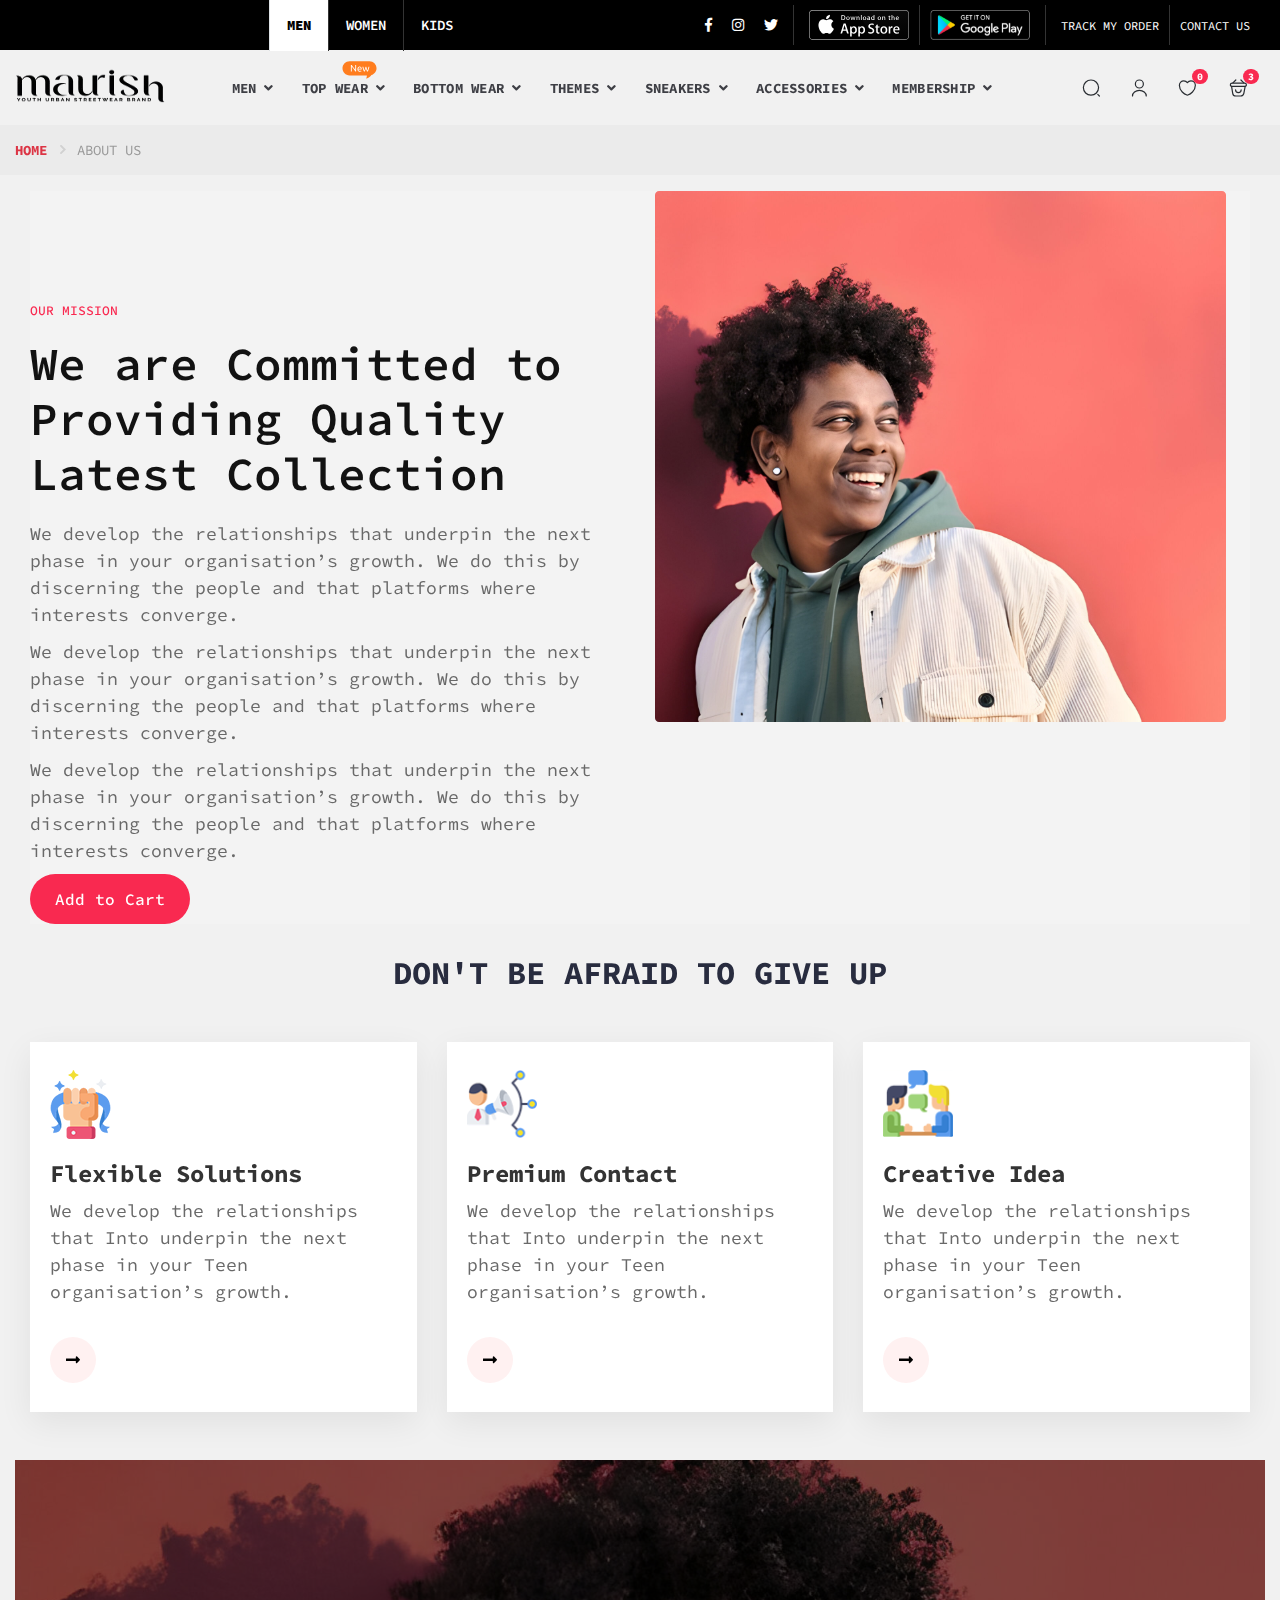
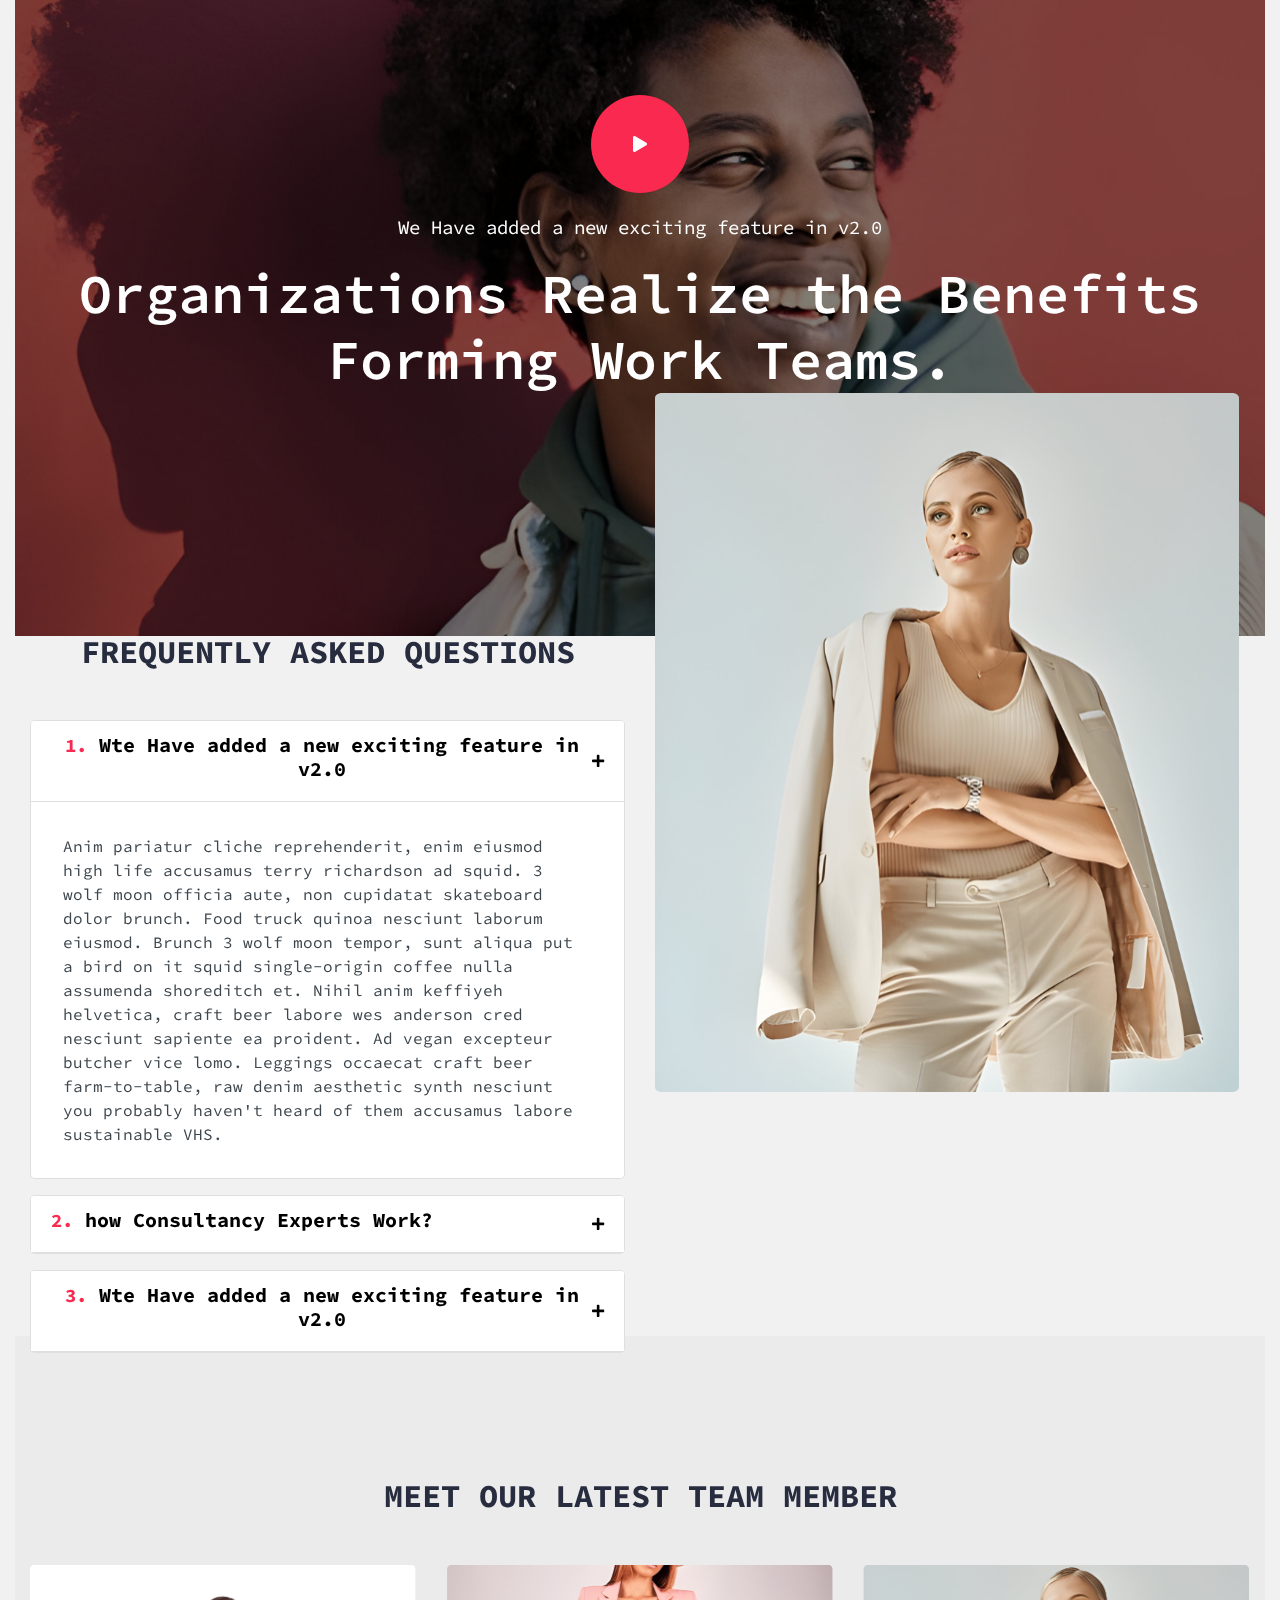
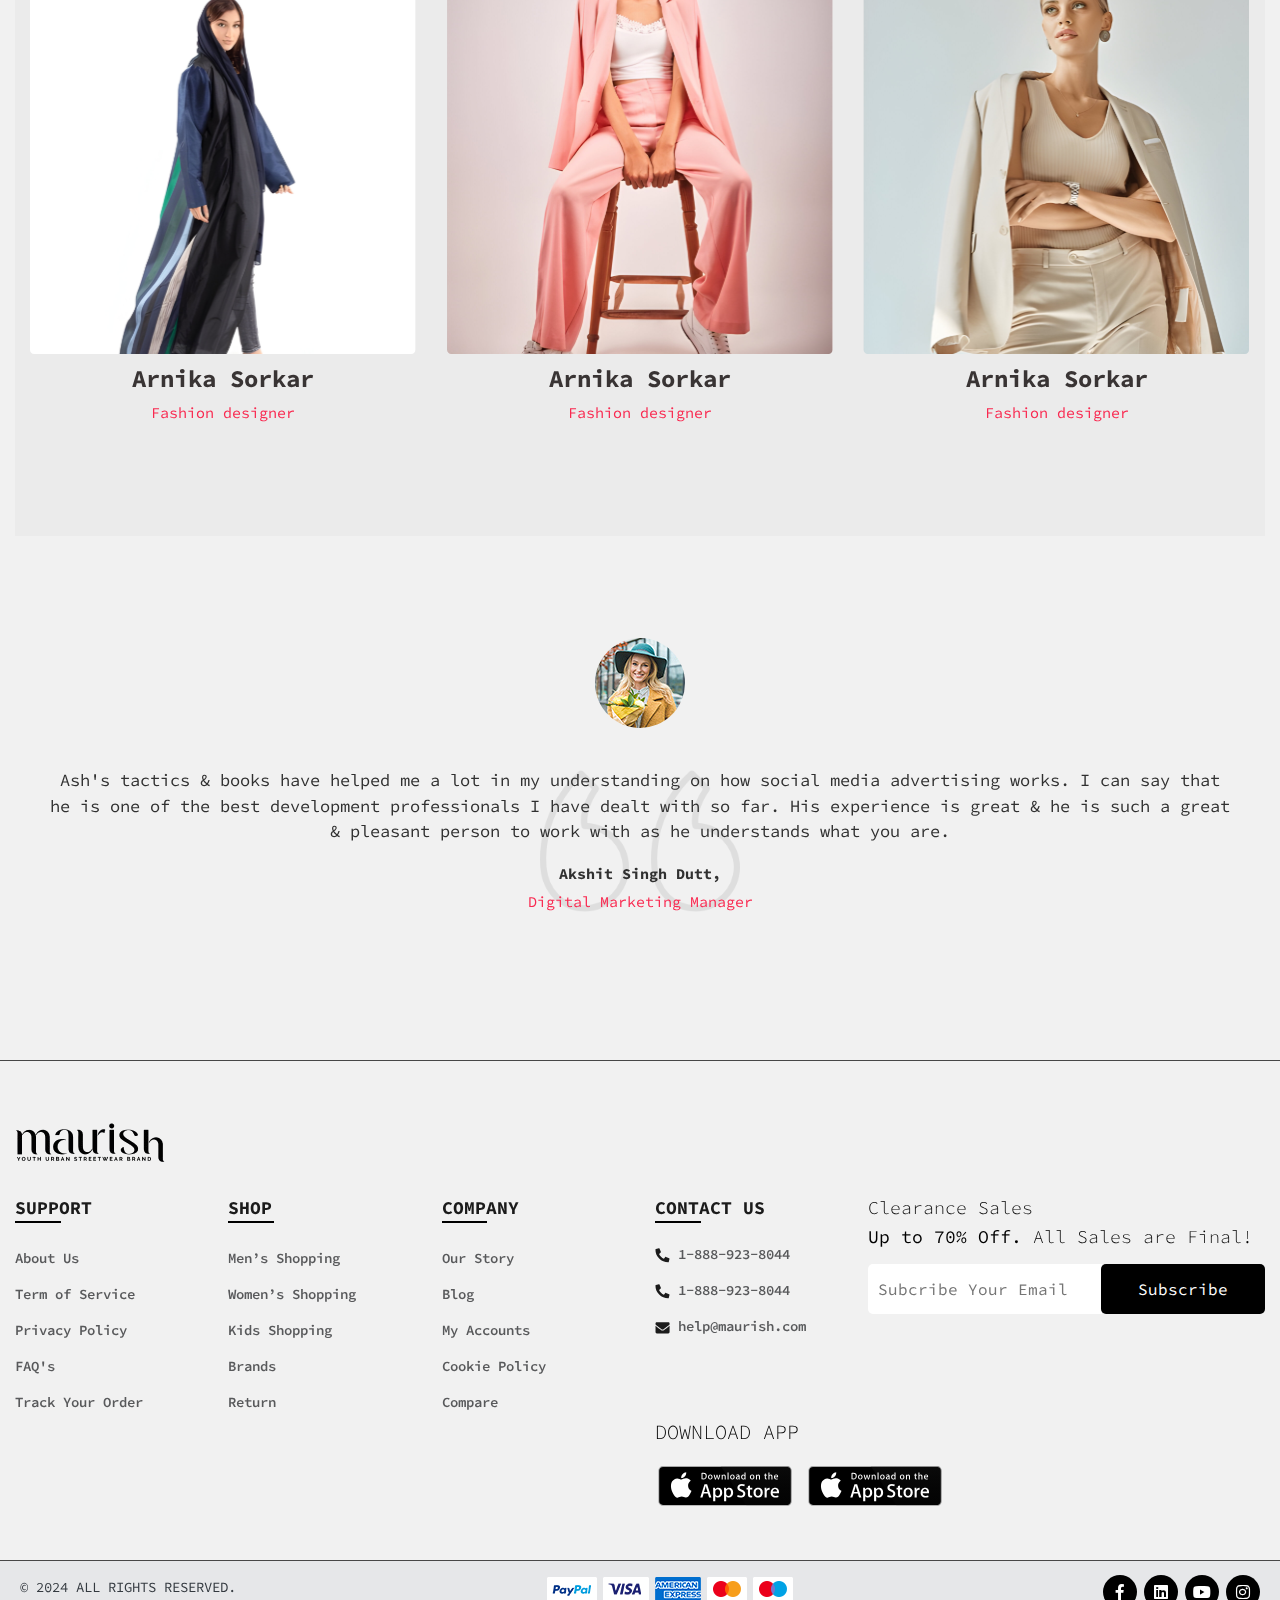
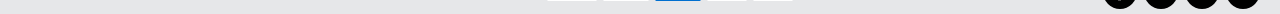
<file: about-us.html>
<!DOCTYPE html>
<html lang="en" dir="ltr">
  <head>
    <meta charset="UTF-8" />
    <meta name="viewport" content="width=device-width,initial-scale=1" />
    <meta name="format-detection" content="telephone=no" />
    <title>Maurish Ecommerence</title>
    <link rel="icon" type="image/png" href="images/logo.jpeg" />
    <!-- fonts -->
    <link
      rel="stylesheet"
      href="https://fonts.googleapis.com/css?family=Roboto:400,400i,500,500i,700,700i"
    />
    <!-- css -->
    <link
      rel="stylesheet"
      href="vendor/bootstrap-4.2.1/css/bootstrap.min.css"
    />
    <link
      rel="stylesheet"
      href="vendor/owl-carousel-2.3.4/assets/owl.carousel.min.css"
    />
    <link rel="stylesheet" href="css/style.css" />
    <link rel="stylesheet" href="css/custom.css" />
    <!-- js -->
    <script src="vendor/jquery-3.3.1/jquery.min.js"></script>
    <script src="vendor/bootstrap-4.2.1/js/bootstrap.bundle.min.js"></script>
    <script src="vendor/owl-carousel-2.3.4/owl.carousel.min.js"></script>
    <script src="vendor/nouislider-12.1.0/nouislider.min.js"></script>
    <script src="js/number.js"></script>
    <script src="js/main.js"></script>
    <script src="vendor/svg4everybody-2.1.9/svg4everybody.min.js"></script>
    <script>
      svg4everybody();
    </script>
    <!-- font - fontawesome -->
    <link rel="stylesheet" href="vendor/fontawesome-5.6.1/css/all.min.css" />
    <!-- font - stroyka -->
    <link rel="stylesheet" href="fonts/stroyka/stroyka.css" />
    <script
      async
      src="https://www.googletagmanager.com/gtag/js?id=UA-97489509-6"
    ></script>
    <script>
      window.dataLayer = window.dataLayer || [];
      function gtag() {
        dataLayer.push(arguments);
      }
      gtag("js", new Date());
      gtag("config", "UA-97489509-6");
    </script>
  </head>

  <body>
    <!-- quickview-modal -->
    <div
      id="quickview-modal"
      class="modal fade"
      tabindex="-1"
      role="dialog"
      aria-hidden="true"
    >
      <div class="modal-dialog modal-dialog-centered modal-xl">
        <div class="modal-content"></div>
      </div>
    </div>
    <!-- quickview-modal / end -->

    <!-- mobilemenu -->
    <div class="mobilemenu">
      <div class="mobilemenu__backdrop"></div>
      <div class="mobilemenu__body">
        <div class="mobilemenu__header">
          <div class="mobilemenu__title">Menu</div>
          <button type="button" class="mobilemenu__close">
            <svg width="20px" height="20px">
              <use xlink:href="images/sprite.svg#cross-20"></use>
            </svg>
          </button>
        </div>
        <div class="mobilemenu__content">
          <ul
            class="nav nav-tabs"
            id="myTab"
            role="tablist"
            style="background: #000; padding-left: 20px"
          >
            <li class="nav-item" role="presentation">
              <button
                class="nav-link active"
                id="home-tab"
                data-toggle="tab"
                data-target="#home"
                type="button"
                role="tab"
                aria-controls="home"
                aria-selected="true"
                style="border-left: 1px solid transparent !important"
              >
                MEN
              </button>
            </li>
            <li class="nav-item" role="presentation">
              <button
                class="nav-link"
                id="profile-tab"
                data-toggle="tab"
                data-target="#profile"
                type="button"
                role="tab"
                aria-controls="profile"
                aria-selected="false"
                style="border-left: 1px solid #ddd !important"
              >
                WOMEN
              </button>
            </li>
            <li class="nav-item" role="presentation">
              <button
                class="nav-link"
                id="contact-tab"
                data-toggle="tab"
                data-target="#contact"
                type="button"
                role="tab"
                aria-controls="contact"
                aria-selected="false"
                style="border-left: 1px solid #ddd !important"
              >
                KIDS
              </button>
            </li>
          </ul>
          <div class="tab-content" id="myTabContent">
            <div
              class="tab-pane fade show active"
              id="home"
              role="tabpanel"
              aria-labelledby="home-tab"
            >
              <ul
                class="mobile-links mobile-links--level--0"
                data-collapse
                data-collapse-opened-class="mobile-links__item--open"
              >
                <li class="mobile-links__item" data-collapse-item>
                  <div class="mobile-links__item-title">
                    <a href="product-list.html" class="mobile-links__item-link"
                      >MEN</a
                    >
                    <button
                      class="mobile-links__item-toggle"
                      type="button"
                      data-collapse-trigger
                    >
                      <svg
                        class="mobile-links__item-arrow"
                        width="12px"
                        height="7px"
                      >
                        <use
                          xlink:href="images/sprite.svg#arrow-rounded-down-12x7"
                        ></use>
                      </svg>
                    </button>
                  </div>
                  <div
                    class="mobile-links__item-sub-links"
                    data-collapse-content
                  >
                    <ul class="mobile-links mobile-links--level--1">
                      <li class="mobile-links__item" data-collapse-item>
                        <div class="mobile-links__item-title">
                          <a
                            href="product-list.html"
                            class="mobile-links__item-link"
                            >Caps</a
                          >
                        </div>
                      </li>
                      <li class="mobile-links__item" data-collapse-item>
                        <div class="mobile-links__item-title">
                          <a
                            href="product-list.html"
                            class="mobile-links__item-link"
                            >Hoodies</a
                          >
                        </div>
                      </li>
                      <li class="mobile-links__item" data-collapse-item>
                        <div class="mobile-links__item-title">
                          <a
                            href="product-list.html"
                            class="mobile-links__item-link"
                            >T-shirt</a
                          >
                        </div>
                      </li>
                      <li class="mobile-links__item" data-collapse-item>
                        <div class="mobile-links__item-title">
                          <a
                            href="product-list.html"
                            class="mobile-links__item-link"
                            >Eyeware</a
                          >
                        </div>
                      </li>
                      <li class="mobile-links__item" data-collapse-item>
                        <div class="mobile-links__item-title">
                          <a
                            href="product-list.html"
                            class="mobile-links__item-link"
                            >Bottoms</a
                          >
                        </div>
                      </li>
                      <li class="mobile-links__item" data-collapse-item>
                        <div class="mobile-links__item-title">
                          <a
                            href="product-list.html"
                            class="mobile-links__item-link"
                            >Bags</a
                          >
                        </div>
                      </li>
                      <li class="mobile-links__item" data-collapse-item>
                        <div class="mobile-links__item-title">
                          <a
                            href="product-list.html"
                            class="mobile-links__item-link"
                            >Wallets</a
                          >
                        </div>
                      </li>
                      <li class="mobile-links__item" data-collapse-item>
                        <div class="mobile-links__item-title">
                          <a
                            href="product-list.html"
                            class="mobile-links__item-link"
                            >Belts</a
                          >
                        </div>
                      </li>
                      <li class="mobile-links__item" data-collapse-item>
                        <div class="mobile-links__item-title">
                          <a
                            href="product-list.html"
                            class="mobile-links__item-link"
                            >Watch</a
                          >
                        </div>
                      </li>
                    </ul>
                  </div>
                </li>

                <li class="mobile-links__item" data-collapse-item>
                  <div class="mobile-links__item-title">
                    <a href="product-list.html" class="mobile-links__item-link"
                      >TOP Wear</a
                    >
                    <button
                      class="mobile-links__item-toggle"
                      type="button"
                      data-collapse-trigger
                    >
                      <svg
                        class="mobile-links__item-arrow"
                        width="12px"
                        height="7px"
                      >
                        <use
                          xlink:href="images/sprite.svg#arrow-rounded-down-12x7"
                        ></use>
                      </svg>
                    </button>
                  </div>
                  <div
                    class="mobile-links__item-sub-links"
                    data-collapse-content
                  >
                    <ul class="mobile-links mobile-links--level--1">
                      <li class="mobile-links__item" data-collapse-item>
                        <div class="mobile-links__item-title">
                          <a
                            href="product-list.html"
                            class="mobile-links__item-link"
                            >Caps</a
                          >
                        </div>
                      </li>
                      <li class="mobile-links__item" data-collapse-item>
                        <div class="mobile-links__item-title">
                          <a
                            href="product-list.html"
                            class="mobile-links__item-link"
                            >Hoodies</a
                          >
                        </div>
                      </li>
                      <li class="mobile-links__item" data-collapse-item>
                        <div class="mobile-links__item-title">
                          <a
                            href="product-list.html"
                            class="mobile-links__item-link"
                            >T-shirt</a
                          >
                        </div>
                      </li>
                      <li class="mobile-links__item" data-collapse-item>
                        <div class="mobile-links__item-title">
                          <a
                            href="product-list.html"
                            class="mobile-links__item-link"
                            >Eyeware</a
                          >
                        </div>
                      </li>
                      <li class="mobile-links__item" data-collapse-item>
                        <div class="mobile-links__item-title">
                          <a
                            href="product-list.html"
                            class="mobile-links__item-link"
                            >Bottoms</a
                          >
                        </div>
                      </li>
                      <li class="mobile-links__item" data-collapse-item>
                        <div class="mobile-links__item-title">
                          <a
                            href="product-list.html"
                            class="mobile-links__item-link"
                            >Bags</a
                          >
                        </div>
                      </li>
                      <li class="mobile-links__item" data-collapse-item>
                        <div class="mobile-links__item-title">
                          <a
                            href="product-list.html"
                            class="mobile-links__item-link"
                            >Wallets</a
                          >
                        </div>
                      </li>
                      <li class="mobile-links__item" data-collapse-item>
                        <div class="mobile-links__item-title">
                          <a
                            href="product-list.html"
                            class="mobile-links__item-link"
                            >Belts</a
                          >
                        </div>
                      </li>
                      <li class="mobile-links__item" data-collapse-item>
                        <div class="mobile-links__item-title">
                          <a
                            href="product-list.html"
                            class="mobile-links__item-link"
                            >Watch</a
                          >
                        </div>
                      </li>
                    </ul>
                  </div>
                </li>

                <li class="mobile-links__item" data-collapse-item>
                  <div class="mobile-links__item-title">
                    <a href="product-list.html" class="mobile-links__item-link"
                      >Bottom Wear</a
                    >
                    <button
                      class="mobile-links__item-toggle"
                      type="button"
                      data-collapse-trigger
                    >
                      <svg
                        class="mobile-links__item-arrow"
                        width="12px"
                        height="7px"
                      >
                        <use
                          xlink:href="images/sprite.svg#arrow-rounded-down-12x7"
                        ></use>
                      </svg>
                    </button>
                  </div>
                  <div
                    class="mobile-links__item-sub-links"
                    data-collapse-content
                  >
                    <ul class="mobile-links mobile-links--level--1">
                      <li class="mobile-links__item" data-collapse-item>
                        <div class="mobile-links__item-title">
                          <a
                            href="product-list.html"
                            class="mobile-links__item-link"
                            >Caps</a
                          >
                        </div>
                      </li>
                      <li class="mobile-links__item" data-collapse-item>
                        <div class="mobile-links__item-title">
                          <a
                            href="product-list.html"
                            class="mobile-links__item-link"
                            >Hoodies</a
                          >
                        </div>
                      </li>
                      <li class="mobile-links__item" data-collapse-item>
                        <div class="mobile-links__item-title">
                          <a
                            href="product-list.html"
                            class="mobile-links__item-link"
                            >T-shirt</a
                          >
                        </div>
                      </li>
                      <li class="mobile-links__item" data-collapse-item>
                        <div class="mobile-links__item-title">
                          <a
                            href="product-list.html"
                            class="mobile-links__item-link"
                            >Eyeware</a
                          >
                        </div>
                      </li>
                      <li class="mobile-links__item" data-collapse-item>
                        <div class="mobile-links__item-title">
                          <a
                            href="product-list.html"
                            class="mobile-links__item-link"
                            >Bottoms</a
                          >
                        </div>
                      </li>
                      <li class="mobile-links__item" data-collapse-item>
                        <div class="mobile-links__item-title">
                          <a
                            href="product-list.html"
                            class="mobile-links__item-link"
                            >Bags</a
                          >
                        </div>
                      </li>
                      <li class="mobile-links__item" data-collapse-item>
                        <div class="mobile-links__item-title">
                          <a
                            href="product-list.html"
                            class="mobile-links__item-link"
                            >Wallets</a
                          >
                        </div>
                      </li>
                      <li class="mobile-links__item" data-collapse-item>
                        <div class="mobile-links__item-title">
                          <a
                            href="product-list.html"
                            class="mobile-links__item-link"
                            >Belts</a
                          >
                        </div>
                      </li>
                      <li class="mobile-links__item" data-collapse-item>
                        <div class="mobile-links__item-title">
                          <a
                            href="product-list.html"
                            class="mobile-links__item-link"
                            >Watch</a
                          >
                        </div>
                      </li>
                    </ul>
                  </div>
                </li>

                <li class="mobile-links__item" data-collapse-item>
                  <div class="mobile-links__item-title">
                    <a href="product-list.html" class="mobile-links__item-link">
                      themes
                    </a>
                    <button
                      class="mobile-links__item-toggle"
                      type="button"
                      data-collapse-trigger
                    >
                      <svg
                        class="mobile-links__item-arrow"
                        width="12px"
                        height="7px"
                      >
                        <use
                          xlink:href="images/sprite.svg#arrow-rounded-down-12x7"
                        ></use>
                      </svg>
                    </button>
                  </div>
                  <div
                    class="mobile-links__item-sub-links"
                    data-collapse-content
                  >
                    <ul class="mobile-links mobile-links--level--1">
                      <li class="mobile-links__item" data-collapse-item>
                        <div class="mobile-links__item-title">
                          <a
                            href="product-list.html"
                            class="mobile-links__item-link"
                            >Caps</a
                          >
                        </div>
                      </li>
                      <li class="mobile-links__item" data-collapse-item>
                        <div class="mobile-links__item-title">
                          <a
                            href="product-list.html"
                            class="mobile-links__item-link"
                            >Hoodies</a
                          >
                        </div>
                      </li>
                      <li class="mobile-links__item" data-collapse-item>
                        <div class="mobile-links__item-title">
                          <a
                            href="product-list.html"
                            class="mobile-links__item-link"
                            >T-shirt</a
                          >
                        </div>
                      </li>
                      <li class="mobile-links__item" data-collapse-item>
                        <div class="mobile-links__item-title">
                          <a
                            href="product-list.html"
                            class="mobile-links__item-link"
                            >Eyeware</a
                          >
                        </div>
                      </li>
                      <li class="mobile-links__item" data-collapse-item>
                        <div class="mobile-links__item-title">
                          <a
                            href="product-list.html"
                            class="mobile-links__item-link"
                            >Bottoms</a
                          >
                        </div>
                      </li>
                      <li class="mobile-links__item" data-collapse-item>
                        <div class="mobile-links__item-title">
                          <a
                            href="product-list.html"
                            class="mobile-links__item-link"
                            >Bags</a
                          >
                        </div>
                      </li>
                      <li class="mobile-links__item" data-collapse-item>
                        <div class="mobile-links__item-title">
                          <a
                            href="product-list.html"
                            class="mobile-links__item-link"
                            >Wallets</a
                          >
                        </div>
                      </li>
                      <li class="mobile-links__item" data-collapse-item>
                        <div class="mobile-links__item-title">
                          <a
                            href="product-list.html"
                            class="mobile-links__item-link"
                            >Belts</a
                          >
                        </div>
                      </li>
                      <li class="mobile-links__item" data-collapse-item>
                        <div class="mobile-links__item-title">
                          <a
                            href="product-list.html"
                            class="mobile-links__item-link"
                            >Watch</a
                          >
                        </div>
                      </li>
                    </ul>
                  </div>
                </li>

                <li class="mobile-links__item" data-collapse-item>
                  <div class="mobile-links__item-title">
                    <a href="product-list.html" class="mobile-links__item-link">
                      sneakers
                    </a>
                    <button
                      class="mobile-links__item-toggle"
                      type="button"
                      data-collapse-trigger
                    >
                      <svg
                        class="mobile-links__item-arrow"
                        width="12px"
                        height="7px"
                      >
                        <use
                          xlink:href="images/sprite.svg#arrow-rounded-down-12x7"
                        ></use>
                      </svg>
                    </button>
                  </div>
                  <div
                    class="mobile-links__item-sub-links"
                    data-collapse-content
                  >
                    <ul class="mobile-links mobile-links--level--1">
                      <li class="mobile-links__item" data-collapse-item>
                        <div class="mobile-links__item-title">
                          <a
                            href="product-list.html"
                            class="mobile-links__item-link"
                            >Caps</a
                          >
                        </div>
                      </li>
                      <li class="mobile-links__item" data-collapse-item>
                        <div class="mobile-links__item-title">
                          <a
                            href="product-list.html"
                            class="mobile-links__item-link"
                            >Hoodies</a
                          >
                        </div>
                      </li>
                      <li class="mobile-links__item" data-collapse-item>
                        <div class="mobile-links__item-title">
                          <a
                            href="product-list.html"
                            class="mobile-links__item-link"
                            >T-shirt</a
                          >
                        </div>
                      </li>
                      <li class="mobile-links__item" data-collapse-item>
                        <div class="mobile-links__item-title">
                          <a
                            href="product-list.html"
                            class="mobile-links__item-link"
                            >Eyeware</a
                          >
                        </div>
                      </li>
                      <li class="mobile-links__item" data-collapse-item>
                        <div class="mobile-links__item-title">
                          <a
                            href="product-list.html"
                            class="mobile-links__item-link"
                            >Bottoms</a
                          >
                        </div>
                      </li>
                      <li class="mobile-links__item" data-collapse-item>
                        <div class="mobile-links__item-title">
                          <a
                            href="product-list.html"
                            class="mobile-links__item-link"
                            >Bags</a
                          >
                        </div>
                      </li>
                      <li class="mobile-links__item" data-collapse-item>
                        <div class="mobile-links__item-title">
                          <a
                            href="product-list.html"
                            class="mobile-links__item-link"
                            >Wallets</a
                          >
                        </div>
                      </li>
                      <li class="mobile-links__item" data-collapse-item>
                        <div class="mobile-links__item-title">
                          <a
                            href="product-list.html"
                            class="mobile-links__item-link"
                            >Belts</a
                          >
                        </div>
                      </li>
                      <li class="mobile-links__item" data-collapse-item>
                        <div class="mobile-links__item-title">
                          <a
                            href="product-list.html"
                            class="mobile-links__item-link"
                            >Watch</a
                          >
                        </div>
                      </li>
                    </ul>
                  </div>
                </li>

                <li class="mobile-links__item" data-collapse-item>
                  <div class="mobile-links__item-title">
                    <a href="product-list.html" class="mobile-links__item-link">
                      mrish x google
                    </a>
                    <button
                      class="mobile-links__item-toggle"
                      type="button"
                      data-collapse-trigger
                    >
                      <svg
                        class="mobile-links__item-arrow"
                        width="12px"
                        height="7px"
                      >
                        <use
                          xlink:href="images/sprite.svg#arrow-rounded-down-12x7"
                        ></use>
                      </svg>
                    </button>
                  </div>
                  <div
                    class="mobile-links__item-sub-links"
                    data-collapse-content
                  >
                    <ul class="mobile-links mobile-links--level--1">
                      <li class="mobile-links__item" data-collapse-item>
                        <div class="mobile-links__item-title">
                          <a
                            href="product-list.html"
                            class="mobile-links__item-link"
                            >Caps</a
                          >
                        </div>
                      </li>
                      <li class="mobile-links__item" data-collapse-item>
                        <div class="mobile-links__item-title">
                          <a
                            href="product-list.html"
                            class="mobile-links__item-link"
                            >Hoodies</a
                          >
                        </div>
                      </li>
                      <li class="mobile-links__item" data-collapse-item>
                        <div class="mobile-links__item-title">
                          <a
                            href="product-list.html"
                            class="mobile-links__item-link"
                            >T-shirt</a
                          >
                        </div>
                      </li>
                      <li class="mobile-links__item" data-collapse-item>
                        <div class="mobile-links__item-title">
                          <a
                            href="product-list.html"
                            class="mobile-links__item-link"
                            >Eyeware</a
                          >
                        </div>
                      </li>
                      <li class="mobile-links__item" data-collapse-item>
                        <div class="mobile-links__item-title">
                          <a
                            href="product-list.html"
                            class="mobile-links__item-link"
                            >Bottoms</a
                          >
                        </div>
                      </li>
                      <li class="mobile-links__item" data-collapse-item>
                        <div class="mobile-links__item-title">
                          <a
                            href="product-list.html"
                            class="mobile-links__item-link"
                            >Bags</a
                          >
                        </div>
                      </li>
                      <li class="mobile-links__item" data-collapse-item>
                        <div class="mobile-links__item-title">
                          <a
                            href="product-list.html"
                            class="mobile-links__item-link"
                            >Wallets</a
                          >
                        </div>
                      </li>
                      <li class="mobile-links__item" data-collapse-item>
                        <div class="mobile-links__item-title">
                          <a
                            href="product-list.html"
                            class="mobile-links__item-link"
                            >Belts</a
                          >
                        </div>
                      </li>
                      <li class="mobile-links__item" data-collapse-item>
                        <div class="mobile-links__item-title">
                          <a
                            href="product-list.html"
                            class="mobile-links__item-link"
                            >Watch</a
                          >
                        </div>
                      </li>
                    </ul>
                  </div>
                </li>
              </ul>
            </div>
            <div
              class="tab-pane fade"
              id="profile"
              role="tabpanel"
              aria-labelledby="profile-tab"
            >
              <ul
                class="mobile-links mobile-links--level--0"
                data-collapse
                data-collapse-opened-class="mobile-links__item--open"
              >
                <li class="mobile-links__item" data-collapse-item>
                  <div class="mobile-links__item-title">
                    <a href="product-list.html" class="mobile-links__item-link"
                      >WOMEN</a
                    >
                    <button
                      class="mobile-links__item-toggle"
                      type="button"
                      data-collapse-trigger
                    >
                      <svg
                        class="mobile-links__item-arrow"
                        width="12px"
                        height="7px"
                      >
                        <use
                          xlink:href="images/sprite.svg#arrow-rounded-down-12x7"
                        ></use>
                      </svg>
                    </button>
                  </div>
                  <div
                    class="mobile-links__item-sub-links"
                    data-collapse-content
                  >
                    <ul class="mobile-links mobile-links--level--1">
                      <li class="mobile-links__item" data-collapse-item>
                        <div class="mobile-links__item-title">
                          <a
                            href="product-list.html"
                            class="mobile-links__item-link"
                            >Caps</a
                          >
                        </div>
                      </li>
                      <li class="mobile-links__item" data-collapse-item>
                        <div class="mobile-links__item-title">
                          <a
                            href="product-list.html"
                            class="mobile-links__item-link"
                            >Hoodies</a
                          >
                        </div>
                      </li>
                      <li class="mobile-links__item" data-collapse-item>
                        <div class="mobile-links__item-title">
                          <a
                            href="product-list.html"
                            class="mobile-links__item-link"
                            >T-shirt</a
                          >
                        </div>
                      </li>
                      <li class="mobile-links__item" data-collapse-item>
                        <div class="mobile-links__item-title">
                          <a
                            href="product-list.html"
                            class="mobile-links__item-link"
                            >Eyeware</a
                          >
                        </div>
                      </li>
                      <li class="mobile-links__item" data-collapse-item>
                        <div class="mobile-links__item-title">
                          <a
                            href="product-list.html"
                            class="mobile-links__item-link"
                            >Bottoms</a
                          >
                        </div>
                      </li>
                      <li class="mobile-links__item" data-collapse-item>
                        <div class="mobile-links__item-title">
                          <a
                            href="product-list.html"
                            class="mobile-links__item-link"
                            >Bags</a
                          >
                        </div>
                      </li>
                      <li class="mobile-links__item" data-collapse-item>
                        <div class="mobile-links__item-title">
                          <a
                            href="product-list.html"
                            class="mobile-links__item-link"
                            >Wallets</a
                          >
                        </div>
                      </li>
                      <li class="mobile-links__item" data-collapse-item>
                        <div class="mobile-links__item-title">
                          <a
                            href="product-list.html"
                            class="mobile-links__item-link"
                            >Belts</a
                          >
                        </div>
                      </li>
                      <li class="mobile-links__item" data-collapse-item>
                        <div class="mobile-links__item-title">
                          <a
                            href="product-list.html"
                            class="mobile-links__item-link"
                            >Watch</a
                          >
                        </div>
                      </li>
                    </ul>
                  </div>
                </li>

                <li class="mobile-links__item" data-collapse-item>
                  <div class="mobile-links__item-title">
                    <a href="product-list.html" class="mobile-links__item-link"
                      >Top wear</a
                    >
                    <button
                      class="mobile-links__item-toggle"
                      type="button"
                      data-collapse-trigger
                    >
                      <svg
                        class="mobile-links__item-arrow"
                        width="12px"
                        height="7px"
                      >
                        <use
                          xlink:href="images/sprite.svg#arrow-rounded-down-12x7"
                        ></use>
                      </svg>
                    </button>
                  </div>
                  <div
                    class="mobile-links__item-sub-links"
                    data-collapse-content
                  >
                    <ul class="mobile-links mobile-links--level--1">
                      <li class="mobile-links__item" data-collapse-item>
                        <div class="mobile-links__item-title">
                          <a
                            href="product-list.html"
                            class="mobile-links__item-link"
                            >Caps</a
                          >
                        </div>
                      </li>
                      <li class="mobile-links__item" data-collapse-item>
                        <div class="mobile-links__item-title">
                          <a
                            href="product-list.html"
                            class="mobile-links__item-link"
                            >Hoodies</a
                          >
                        </div>
                      </li>
                      <li class="mobile-links__item" data-collapse-item>
                        <div class="mobile-links__item-title">
                          <a
                            href="product-list.html"
                            class="mobile-links__item-link"
                            >T-shirt</a
                          >
                        </div>
                      </li>
                      <li class="mobile-links__item" data-collapse-item>
                        <div class="mobile-links__item-title">
                          <a
                            href="product-list.html"
                            class="mobile-links__item-link"
                            >Eyeware</a
                          >
                        </div>
                      </li>
                      <li class="mobile-links__item" data-collapse-item>
                        <div class="mobile-links__item-title">
                          <a
                            href="product-list.html"
                            class="mobile-links__item-link"
                            >Bottoms</a
                          >
                        </div>
                      </li>
                      <li class="mobile-links__item" data-collapse-item>
                        <div class="mobile-links__item-title">
                          <a
                            href="product-list.html"
                            class="mobile-links__item-link"
                            >Bags</a
                          >
                        </div>
                      </li>
                      <li class="mobile-links__item" data-collapse-item>
                        <div class="mobile-links__item-title">
                          <a
                            href="product-list.html"
                            class="mobile-links__item-link"
                            >Wallets</a
                          >
                        </div>
                      </li>
                      <li class="mobile-links__item" data-collapse-item>
                        <div class="mobile-links__item-title">
                          <a
                            href="product-list.html"
                            class="mobile-links__item-link"
                            >Belts</a
                          >
                        </div>
                      </li>
                      <li class="mobile-links__item" data-collapse-item>
                        <div class="mobile-links__item-title">
                          <a
                            href="product-list.html"
                            class="mobile-links__item-link"
                            >Watch</a
                          >
                        </div>
                      </li>
                    </ul>
                  </div>
                </li>

                <li class="mobile-links__item" data-collapse-item>
                  <div class="mobile-links__item-title">
                    <a href="product-list.html" class="mobile-links__item-link"
                      >Bottom Wear</a
                    >
                    <button
                      class="mobile-links__item-toggle"
                      type="button"
                      data-collapse-trigger
                    >
                      <svg
                        class="mobile-links__item-arrow"
                        width="12px"
                        height="7px"
                      >
                        <use
                          xlink:href="images/sprite.svg#arrow-rounded-down-12x7"
                        ></use>
                      </svg>
                    </button>
                  </div>
                  <div
                    class="mobile-links__item-sub-links"
                    data-collapse-content
                  >
                    <ul class="mobile-links mobile-links--level--1">
                      <li class="mobile-links__item" data-collapse-item>
                        <div class="mobile-links__item-title">
                          <a
                            href="product-list.html"
                            class="mobile-links__item-link"
                            >Caps</a
                          >
                        </div>
                      </li>
                      <li class="mobile-links__item" data-collapse-item>
                        <div class="mobile-links__item-title">
                          <a
                            href="product-list.html"
                            class="mobile-links__item-link"
                            >Hoodies</a
                          >
                        </div>
                      </li>
                      <li class="mobile-links__item" data-collapse-item>
                        <div class="mobile-links__item-title">
                          <a
                            href="product-list.html"
                            class="mobile-links__item-link"
                            >T-shirt</a
                          >
                        </div>
                      </li>
                      <li class="mobile-links__item" data-collapse-item>
                        <div class="mobile-links__item-title">
                          <a
                            href="product-list.html"
                            class="mobile-links__item-link"
                            >Eyeware</a
                          >
                        </div>
                      </li>
                      <li class="mobile-links__item" data-collapse-item>
                        <div class="mobile-links__item-title">
                          <a
                            href="product-list.html"
                            class="mobile-links__item-link"
                            >Bottoms</a
                          >
                        </div>
                      </li>
                      <li class="mobile-links__item" data-collapse-item>
                        <div class="mobile-links__item-title">
                          <a
                            href="product-list.html"
                            class="mobile-links__item-link"
                            >Bags</a
                          >
                        </div>
                      </li>
                      <li class="mobile-links__item" data-collapse-item>
                        <div class="mobile-links__item-title">
                          <a
                            href="product-list.html"
                            class="mobile-links__item-link"
                            >Wallets</a
                          >
                        </div>
                      </li>
                      <li class="mobile-links__item" data-collapse-item>
                        <div class="mobile-links__item-title">
                          <a
                            href="product-list.html"
                            class="mobile-links__item-link"
                            >Belts</a
                          >
                        </div>
                      </li>
                      <li class="mobile-links__item" data-collapse-item>
                        <div class="mobile-links__item-title">
                          <a
                            href="product-list.html"
                            class="mobile-links__item-link"
                            >Watch</a
                          >
                        </div>
                      </li>
                    </ul>
                  </div>
                </li>

                <li class="mobile-links__item" data-collapse-item>
                  <div class="mobile-links__item-title">
                    <a href="product-list.html" class="mobile-links__item-link"
                      >Sunglasses</a
                    >
                    <button
                      class="mobile-links__item-toggle"
                      type="button"
                      data-collapse-trigger
                    >
                      <svg
                        class="mobile-links__item-arrow"
                        width="12px"
                        height="7px"
                      >
                        <use
                          xlink:href="images/sprite.svg#arrow-rounded-down-12x7"
                        ></use>
                      </svg>
                    </button>
                  </div>
                  <div
                    class="mobile-links__item-sub-links"
                    data-collapse-content
                  >
                    <ul class="mobile-links mobile-links--level--1">
                      <li class="mobile-links__item" data-collapse-item>
                        <div class="mobile-links__item-title">
                          <a
                            href="product-list.html"
                            class="mobile-links__item-link"
                            >Caps</a
                          >
                        </div>
                      </li>
                      <li class="mobile-links__item" data-collapse-item>
                        <div class="mobile-links__item-title">
                          <a
                            href="product-list.html"
                            class="mobile-links__item-link"
                            >Hoodies</a
                          >
                        </div>
                      </li>
                      <li class="mobile-links__item" data-collapse-item>
                        <div class="mobile-links__item-title">
                          <a
                            href="product-list.html"
                            class="mobile-links__item-link"
                            >T-shirt</a
                          >
                        </div>
                      </li>
                      <li class="mobile-links__item" data-collapse-item>
                        <div class="mobile-links__item-title">
                          <a
                            href="product-list.html"
                            class="mobile-links__item-link"
                            >Eyeware</a
                          >
                        </div>
                      </li>
                      <li class="mobile-links__item" data-collapse-item>
                        <div class="mobile-links__item-title">
                          <a
                            href="product-list.html"
                            class="mobile-links__item-link"
                            >Bottoms</a
                          >
                        </div>
                      </li>
                      <li class="mobile-links__item" data-collapse-item>
                        <div class="mobile-links__item-title">
                          <a
                            href="product-list.html"
                            class="mobile-links__item-link"
                            >Bags</a
                          >
                        </div>
                      </li>
                      <li class="mobile-links__item" data-collapse-item>
                        <div class="mobile-links__item-title">
                          <a
                            href="product-list.html"
                            class="mobile-links__item-link"
                            >Wallets</a
                          >
                        </div>
                      </li>
                      <li class="mobile-links__item" data-collapse-item>
                        <div class="mobile-links__item-title">
                          <a
                            href="product-list.html"
                            class="mobile-links__item-link"
                            >Belts</a
                          >
                        </div>
                      </li>
                      <li class="mobile-links__item" data-collapse-item>
                        <div class="mobile-links__item-title">
                          <a
                            href="product-list.html"
                            class="mobile-links__item-link"
                            >Watch</a
                          >
                        </div>
                      </li>
                    </ul>
                  </div>
                </li>
              </ul>
            </div>
            <div
              class="tab-pane fade"
              id="contact"
              role="tabpanel"
              aria-labelledby="contact-tab"
            >
              <ul
                class="mobile-links mobile-links--level--0"
                data-collapse
                data-collapse-opened-class="mobile-links__item--open"
              >
                <li class="mobile-links__item" data-collapse-item>
                  <div class="mobile-links__item-title">
                    <a href="product-list.html" class="mobile-links__item-link"
                      >Kids</a
                    >
                    <button
                      class="mobile-links__item-toggle"
                      type="button"
                      data-collapse-trigger
                    >
                      <svg
                        class="mobile-links__item-arrow"
                        width="12px"
                        height="7px"
                      >
                        <use
                          xlink:href="images/sprite.svg#arrow-rounded-down-12x7"
                        ></use>
                      </svg>
                    </button>
                  </div>
                  <div
                    class="mobile-links__item-sub-links"
                    data-collapse-content
                  >
                    <ul class="mobile-links mobile-links--level--1">
                      <li class="mobile-links__item" data-collapse-item>
                        <div class="mobile-links__item-title">
                          <a
                            href="product-list.html"
                            class="mobile-links__item-link"
                            >Caps</a
                          >
                        </div>
                      </li>
                      <li class="mobile-links__item" data-collapse-item>
                        <div class="mobile-links__item-title">
                          <a
                            href="product-list.html"
                            class="mobile-links__item-link"
                            >Hoodies</a
                          >
                        </div>
                      </li>
                      <li class="mobile-links__item" data-collapse-item>
                        <div class="mobile-links__item-title">
                          <a
                            href="product-list.html"
                            class="mobile-links__item-link"
                            >T-shirt</a
                          >
                        </div>
                      </li>
                      <li class="mobile-links__item" data-collapse-item>
                        <div class="mobile-links__item-title">
                          <a
                            href="product-list.html"
                            class="mobile-links__item-link"
                            >Eyeware</a
                          >
                        </div>
                      </li>
                      <li class="mobile-links__item" data-collapse-item>
                        <div class="mobile-links__item-title">
                          <a
                            href="product-list.html"
                            class="mobile-links__item-link"
                            >Bottoms</a
                          >
                        </div>
                      </li>
                      <li class="mobile-links__item" data-collapse-item>
                        <div class="mobile-links__item-title">
                          <a
                            href="product-list.html"
                            class="mobile-links__item-link"
                            >Bags</a
                          >
                        </div>
                      </li>
                      <li class="mobile-links__item" data-collapse-item>
                        <div class="mobile-links__item-title">
                          <a
                            href="product-list.html"
                            class="mobile-links__item-link"
                            >Wallets</a
                          >
                        </div>
                      </li>
                      <li class="mobile-links__item" data-collapse-item>
                        <div class="mobile-links__item-title">
                          <a
                            href="product-list.html"
                            class="mobile-links__item-link"
                            >Belts</a
                          >
                        </div>
                      </li>
                      <li class="mobile-links__item" data-collapse-item>
                        <div class="mobile-links__item-title">
                          <a
                            href="product-list.html"
                            class="mobile-links__item-link"
                            >Watch</a
                          >
                        </div>
                      </li>
                    </ul>
                  </div>
                </li>

                <li class="mobile-links__item" data-collapse-item>
                  <div class="mobile-links__item-title">
                    <a href="product-list.html" class="mobile-links__item-link"
                      >Top Wear</a
                    >
                    <button
                      class="mobile-links__item-toggle"
                      type="button"
                      data-collapse-trigger
                    >
                      <svg
                        class="mobile-links__item-arrow"
                        width="12px"
                        height="7px"
                      >
                        <use
                          xlink:href="images/sprite.svg#arrow-rounded-down-12x7"
                        ></use>
                      </svg>
                    </button>
                  </div>
                  <div
                    class="mobile-links__item-sub-links"
                    data-collapse-content
                  >
                    <ul class="mobile-links mobile-links--level--1">
                      <li class="mobile-links__item" data-collapse-item>
                        <div class="mobile-links__item-title">
                          <a
                            href="product-list.html"
                            class="mobile-links__item-link"
                            >Caps</a
                          >
                        </div>
                      </li>
                      <li class="mobile-links__item" data-collapse-item>
                        <div class="mobile-links__item-title">
                          <a
                            href="product-list.html"
                            class="mobile-links__item-link"
                            >Hoodies</a
                          >
                        </div>
                      </li>
                      <li class="mobile-links__item" data-collapse-item>
                        <div class="mobile-links__item-title">
                          <a
                            href="product-list.html"
                            class="mobile-links__item-link"
                            >T-shirt</a
                          >
                        </div>
                      </li>
                      <li class="mobile-links__item" data-collapse-item>
                        <div class="mobile-links__item-title">
                          <a
                            href="product-list.html"
                            class="mobile-links__item-link"
                            >Eyeware</a
                          >
                        </div>
                      </li>
                      <li class="mobile-links__item" data-collapse-item>
                        <div class="mobile-links__item-title">
                          <a
                            href="product-list.html"
                            class="mobile-links__item-link"
                            >Bottoms</a
                          >
                        </div>
                      </li>
                      <li class="mobile-links__item" data-collapse-item>
                        <div class="mobile-links__item-title">
                          <a
                            href="product-list.html"
                            class="mobile-links__item-link"
                            >Bags</a
                          >
                        </div>
                      </li>
                      <li class="mobile-links__item" data-collapse-item>
                        <div class="mobile-links__item-title">
                          <a
                            href="product-list.html"
                            class="mobile-links__item-link"
                            >Wallets</a
                          >
                        </div>
                      </li>
                      <li class="mobile-links__item" data-collapse-item>
                        <div class="mobile-links__item-title">
                          <a
                            href="product-list.html"
                            class="mobile-links__item-link"
                            >Belts</a
                          >
                        </div>
                      </li>
                      <li class="mobile-links__item" data-collapse-item>
                        <div class="mobile-links__item-title">
                          <a
                            href="product-list.html"
                            class="mobile-links__item-link"
                            >Watch</a
                          >
                        </div>
                      </li>
                    </ul>
                  </div>
                </li>

                <li class="mobile-links__item" data-collapse-item>
                  <div class="mobile-links__item-title">
                    <a href="product-list.html" class="mobile-links__item-link"
                      >Bottom Wear</a
                    >
                    <button
                      class="mobile-links__item-toggle"
                      type="button"
                      data-collapse-trigger
                    >
                      <svg
                        class="mobile-links__item-arrow"
                        width="12px"
                        height="7px"
                      >
                        <use
                          xlink:href="images/sprite.svg#arrow-rounded-down-12x7"
                        ></use>
                      </svg>
                    </button>
                  </div>
                  <div
                    class="mobile-links__item-sub-links"
                    data-collapse-content
                  >
                    <ul class="mobile-links mobile-links--level--1">
                      <li class="mobile-links__item" data-collapse-item>
                        <div class="mobile-links__item-title">
                          <a
                            href="product-list.html"
                            class="mobile-links__item-link"
                            >Caps</a
                          >
                        </div>
                      </li>
                      <li class="mobile-links__item" data-collapse-item>
                        <div class="mobile-links__item-title">
                          <a
                            href="product-list.html"
                            class="mobile-links__item-link"
                            >Hoodies</a
                          >
                        </div>
                      </li>
                      <li class="mobile-links__item" data-collapse-item>
                        <div class="mobile-links__item-title">
                          <a
                            href="product-list.html"
                            class="mobile-links__item-link"
                            >T-shirt</a
                          >
                        </div>
                      </li>
                      <li class="mobile-links__item" data-collapse-item>
                        <div class="mobile-links__item-title">
                          <a
                            href="product-list.html"
                            class="mobile-links__item-link"
                            >Eyeware</a
                          >
                        </div>
                      </li>
                      <li class="mobile-links__item" data-collapse-item>
                        <div class="mobile-links__item-title">
                          <a
                            href="product-list.html"
                            class="mobile-links__item-link"
                            >Bottoms</a
                          >
                        </div>
                      </li>
                      <li class="mobile-links__item" data-collapse-item>
                        <div class="mobile-links__item-title">
                          <a
                            href="product-list.html"
                            class="mobile-links__item-link"
                            >Bags</a
                          >
                        </div>
                      </li>
                      <li class="mobile-links__item" data-collapse-item>
                        <div class="mobile-links__item-title">
                          <a
                            href="product-list.html"
                            class="mobile-links__item-link"
                            >Wallets</a
                          >
                        </div>
                      </li>
                      <li class="mobile-links__item" data-collapse-item>
                        <div class="mobile-links__item-title">
                          <a
                            href="product-list.html"
                            class="mobile-links__item-link"
                            >Belts</a
                          >
                        </div>
                      </li>
                      <li class="mobile-links__item" data-collapse-item>
                        <div class="mobile-links__item-title">
                          <a
                            href="product-list.html"
                            class="mobile-links__item-link"
                            >Watch</a
                          >
                        </div>
                      </li>
                    </ul>
                  </div>
                </li>
              </ul>
            </div>
          </div>
          <ul
            class="mobile-links mobile-links--level--0"
            data-collapse
            data-collapse-opened-class="mobile-links__item--open"
          >
            <li class="mobile-links__item" data-collapse-item>
              <div class="mobile-links__item-title">
                <a href="my-account.html" class="mobile-links__item-link"
                  >MY ACCOUNT</a
                >
                <button
                  class="mobile-links__item-toggle"
                  type="button"
                  data-collapse-trigger
                >
                  <svg
                    class="mobile-links__item-arrow"
                    width="12px"
                    height="7px"
                  >
                    <use
                      xlink:href="images/sprite.svg#arrow-rounded-down-12x7"
                    ></use>
                  </svg>
                </button>
              </div>
              <div class="mobile-links__item-sub-links" data-collapse-content>
                <ul class="mobile-links mobile-links--level--1">
                  <li class="mobile-links__item" data-collapse-item>
                    <div class="mobile-links__item-title">
                      <a href="login.html" class="mobile-links__item-link"
                        >Login</a
                      >
                      <button
                        class="mobile-links__item-toggle"
                        type="button"
                        data-collapse-trigger
                      >
                        <svg
                          class="mobile-links__item-arrow"
                          width="12px"
                          height="7px"
                        >
                          <use
                            xlink:href="images/sprite.svg#arrow-rounded-down-12x7"
                          ></use>
                        </svg>
                      </button>
                    </div>
                    <div
                      class="mobile-links__item-sub-links"
                      data-collapse-content
                    >
                      <ul class="mobile-links mobile-links--level--2">
                        <li class="mobile-links__item" data-collapse-item>
                          <div class="mobile-links__item-title">
                            <a
                              href="my-profile.html"
                              class="mobile-links__item-link"
                              >My Profile</a
                            >
                          </div>
                        </li>
                      </ul>
                    </div>
                  </li>

                  <li class="mobile-links__item" data-collapse-item>
                    <div class="mobile-links__item-title">
                      <a href="cart.html" class="mobile-links__item-link"
                        >Cart</a
                      >
                    </div>
                  </li>
                  <li class="mobile-links__item" data-collapse-item>
                    <div class="mobile-links__item-title">
                      <a href="checkout.html" class="mobile-links__item-link"
                        >Checkout</a
                      >
                    </div>
                  </li>
                  <li class="mobile-links__item" data-collapse-item>
                    <div class="mobile-links__item-title">
                      <a href="wishlist.html" class="mobile-links__item-link"
                        >Wishlist</a
                      >
                    </div>
                  </li>
                  <li class="mobile-links__item" data-collapse-item>
                    <div class="mobile-links__item-title">
                      <a href="compare.html" class="mobile-links__item-link"
                        >Compare</a
                      >
                    </div>
                  </li>
                  <li class="mobile-links__item" data-collapse-item>
                    <div class="mobile-links__item-title">
                      <a href="account.html" class="mobile-links__item-link"
                        >My Account</a
                      >
                    </div>
                  </li>
                  <li class="mobile-links__item" data-collapse-item>
                    <div class="mobile-links__item-title">
                      <a href="track-order.html" class="mobile-links__item-link"
                        >Track Order</a
                      >
                    </div>
                  </li>
                </ul>
              </div>
            </li>
          </ul>
        </div>
      </div>
    </div>
    <!-- mobilemenu / end -->

    <!-- site -->
    <div class="site">
      <!-- mobile site__header -->
      <header class="site__header d-lg-none">
        <div class="mobile-header mobile-header--sticky mobile-header--stuck">
          <div class="mobile-header__panel">
            <div class="container">
              <div class="mobile-header__body">
                <button class="mobile-header__menu-button">
                  <svg width="18px" height="14px">
                    <use xlink:href="images/sprite.svg#menu-18x14"></use>
                  </svg>
                </button>
                <a class="mobile-header__logo" href="index.html">
                  <img
                    src="images/logo.png"
                    alt="logo"
                    style="width: 80px; height: 40px"
                  />
                </a>
                <div class="mobile-header__search">
                  <form class="mobile-header__search-form" action="#">
                    <input
                      class="mobile-header__search-input"
                      name="search"
                      placeholder="Search over 10,000 products"
                      aria-label="Site search"
                      type="text"
                      autocomplete="off"
                    />
                    <button
                      class="mobile-header__search-button mobile-header__search-button--submit"
                      type="submit"
                    >
                      <svg width="20px" height="20px">
                        <use xlink:href="images/sprite.svg#search-20"></use>
                      </svg>
                    </button>
                    <button
                      class="mobile-header__search-button mobile-header__search-button--close"
                      type="button"
                    >
                      <svg width="20px" height="20px">
                        <use xlink:href="images/sprite.svg#cross-20"></use>
                      </svg>
                    </button>
                    <div class="mobile-header__search-body"></div>
                  </form>
                </div>
                <div class="mobile-header__indicators">
                  <div
                    class="indicator indicator--mobile-search indicator--mobile d-sm-none"
                  >
                    <button class="indicator__button">
                      <span class="indicator__area">
                        <img
                          src="images/icons/mobile-search.svg"
                          alt="img"
                          style="width: 35px; height: 35px"
                      /></span>
                    </button>
                  </div>
                  <div class="indicator indicator--mobile">
                    <a
                      href="cart.html"
                      class="indicator__button"
                      style="margin: 10px"
                    >
                      <img
                        src="images/icons/5.svg"
                        alt="bag"
                        style="width: 35px; height: 35px"
                      />
                      <span class="indicator__value">3</span>
                    </a>
                  </div>

                  <div class="indicator indicator--mobile d-none">
                    <a href="profile.html" class="indicator__button"
                      ><span class="indicator__area">
                        <img
                          src="images/icons/6.svg"
                          alt="bag"
                          style="width: 25px; height: 25px"
                        />
                      </span>
                    </a>
                  </div>
                </div>
              </div>
            </div>
          </div>
        </div>
      </header>

      <!-- mobile site__header / end -->

      <!-- desktop site__header -->
      <header class="site__header d-lg-block d-none">
        <div class="site-header">
          <!-- .topbar -->
          <div class="site-header__topbar topbar">
            <div class="topbar__container">
              <div class="topbar__row">
                <div class="topbar__spring"></div>
                <div
                  class="topbar__item topbar__item--link"
                  style="display: flex; justify-content: center"
                >
                  <ul
                    class="nav nav-tabs"
                    id="myTab"
                    role="tablist"
                    style="border-bottom: none !important"
                  >
                    <li class="nav-item" role="presentation">
                      <button
                        class="nav-link active"
                        id="MEN-tab"
                        data-toggle="tab"
                        data-target="#MEN"
                        type="button"
                        role="tab"
                        aria-controls="MEN"
                        aria-selected="true"
                      >
                        MEN
                      </button>
                    </li>
                    <li class="nav-item" role="presentation">
                      <button
                        class="nav-link"
                        id="WOMEN-tab"
                        data-toggle="tab"
                        data-target="#WOMEN"
                        type="button"
                        role="tab"
                        aria-controls="WOMEN"
                        aria-selected="false"
                      >
                        WOMEN
                      </button>
                    </li>
                    <li class="nav-item" role="presentation">
                      <button
                        class="nav-link"
                        id="KIDS-tab"
                        data-toggle="tab"
                        data-target="#KIDS"
                        type="button"
                        role="tab"
                        aria-controls="KIDS"
                        aria-selected="false"
                      >
                        KIDS
                      </button>
                    </li>
                  </ul>
                </div>

                <div class="topbar__item">
                  <div class="d-flex top-bar-social-icons">
                    <a href="">
                      <i class="fab fa-facebook-f"></i>
                    </a>
                    <a href="">
                      <i class="fab fa-instagram"></i>
                    </a>
                    <a href="">
                      <i class="fab fa-twitter"></i>
                    </a>
                  </div>
                  <div class="vertical-line"></div>
                  <div class="topbar-downloads">
                    <a href="">
                      <img
                        src="images/banners/app.svg"
                        alt="app"
                        class="img-fluid"
                      />
                    </a>
                    <div class="vertical-line"></div>
                    <a href="">
                      <img
                        src="images/banners/google.svg"
                        alt="app"
                        class="img-fluid"
                      />
                    </a>
                  </div>
                  <div class="vertical-line"></div>
                  <div class="topbar-right-links">
                    <a href="track-order.html">Track My Order</a>
                    <div class="vertical-line"></div>
                    <a href="contact-us.html">Contact Us</a>
                  </div>
                </div>
              </div>
            </div>
          </div>
          <!-- .topbar / end -->

          <div class="site-header__nav-panel">
            <div class="nav-panel">
              <div class="nav-panel__container container">
                <div class="nav-panel__row">
                  <div class="nav-panel__logo">
                    <a href="index.html">
                      <img
                        src="./images/logo.png"
                        alt="logo"
                        style="width: 150px; height: 60px"
                      />
                    </a>
                  </div>
                  <!-- .nav-links -->

                  <div
                    class="tab-content nav-panel__nav-links nav-links mx-auto"
                    id="myTabContent"
                  >
                    <div
                      class="tab-pane fade show active"
                      id="MEN"
                      role="tabpanel"
                      aria-labelledby="MEN-tab"
                    >
                      <ul class="nav-links__list">
                        <li
                          class="nav-links__item nav-links__item--with-submenu"
                        >
                          <a href="index.html">
                            <span
                              >MEN <i class="fas fa-angle-down mx-2"></i> </span
                          ></a>
                          <div class="nav-links__menu">
                            <!-- .menu -->
                            <ul class="menu menu--layout--classic">
                              <li><a href="product-list.html">Caps</a></li>
                              <li><a href="product-list.html">Hoodies</a></li>
                              <li><a href="product-list.html">T-shirt</a></li>
                              <li><a href="product-list.html">Eyeware</a></li>
                              <li><a href="product-list.html">Bottoms</a></li>
                              <li><a href="product-list.html">Bags</a></li>
                              <li><a href="product-list.html">Wallets</a></li>
                              <li><a href="product-list.html">Belts</a></li>
                              <li><a href="product-list.html">Watch</a></li>
                            </ul>
                            <!-- .menu / end -->
                          </div>
                        </li>

                        <li
                          class="nav-links__item nav-links__item--with-submenu"
                        >
                          <div
                            style="
                              position: absolute;
                              top: 6px;
                              margin-left: 50px;
                            "
                          >
                            <img
                              src="images/icons/7.svg"
                              alt="img"
                              style="width: 35px; height: 18px"
                            />
                          </div>
                          <a href="index.html" style="position: relative">
                            <span
                              >Top Wear
                              <i class="fas fa-angle-down mx-2"></i> </span
                          ></a>
                          <div class="nav-links__menu">
                            <!-- .menu -->
                            <ul class="menu menu--layout--classic">
                              <li><a href="product-list.html">Caps</a></li>
                              <li><a href="product-list.html">Hoodies</a></li>
                              <li><a href="product-list.html">T-shirt</a></li>
                              <li><a href="product-list.html">Eyeware</a></li>
                              <li><a href="product-list.html">Bottoms</a></li>
                              <li><a href="product-list.html">Bags</a></li>
                              <li><a href="product-list.html">Wallets</a></li>
                              <li><a href="product-list.html">Belts</a></li>
                              <li><a href="product-list.html">Watch</a></li>
                            </ul>
                            <!-- .menu / end -->
                          </div>
                        </li>

                        <li
                          class="nav-links__item nav-links__item--with-submenu"
                        >
                          <a href="index.html">
                            <span
                              >Bottom Wear
                              <i class="fas fa-angle-down mx-2"></i> </span
                          ></a>
                          <div class="nav-links__menu">
                            <!-- .menu -->
                            <ul class="menu menu--layout--classic">
                              <li><a href="product-list.html">Caps</a></li>
                              <li><a href="product-list.html">Hoodies</a></li>
                              <li><a href="product-list.html">T-shirt</a></li>
                              <li><a href="product-list.html">Eyeware</a></li>
                              <li><a href="product-list.html">Bottoms</a></li>
                              <li><a href="product-list.html">Bags</a></li>
                              <li><a href="product-list.html">Wallets</a></li>
                              <li><a href="product-list.html">Belts</a></li>
                              <li><a href="product-list.html">Watch</a></li>
                            </ul>
                            <!-- .menu / end -->
                          </div>
                        </li>

                        <li
                          class="nav-links__item nav-links__item--with-submenu"
                        >
                          <a href="index.html">
                            <span
                              >themes
                              <i class="fas fa-angle-down mx-2"></i> </span
                          ></a>
                          <div class="nav-links__menu">
                            <!-- .menu -->
                            <ul class="menu menu--layout--classic">
                              <li><a href="product-list.html">Caps</a></li>
                              <li><a href="product-list.html">Hoodies</a></li>
                              <li><a href="product-list.html">T-shirt</a></li>
                              <li><a href="product-list.html">Eyeware</a></li>
                              <li><a href="product-list.html">Bottoms</a></li>
                              <li><a href="product-list.html">Bags</a></li>
                              <li><a href="product-list.html">Wallets</a></li>
                              <li><a href="product-list.html">Belts</a></li>
                              <li><a href="product-list.html">Watch</a></li>
                            </ul>
                            <!-- .menu / end -->
                          </div>
                        </li>

                        <li
                          class="nav-links__item nav-links__item--with-submenu"
                        >
                          <a href="index.html">
                            <span
                              >sneakers
                              <i class="fas fa-angle-down mx-2"></i> </span
                          ></a>
                          <div class="nav-links__menu">
                            <!-- .menu -->
                            <ul class="menu menu--layout--classic">
                              <li><a href="product-list.html">Caps</a></li>
                              <li><a href="product-list.html">Hoodies</a></li>
                              <li><a href="product-list.html">T-shirt</a></li>
                              <li><a href="product-list.html">Eyeware</a></li>
                              <li><a href="product-list.html">Bottoms</a></li>
                              <li><a href="product-list.html">Bags</a></li>
                              <li><a href="product-list.html">Wallets</a></li>
                              <li><a href="product-list.html">Belts</a></li>
                              <li><a href="product-list.html">Watch</a></li>
                            </ul>
                            <!-- .menu / end -->
                          </div>
                        </li>

                        <li
                          class="nav-links__item nav-links__item--with-submenu"
                        >
                          <a href="index.html">
                            <span
                              >accessories
                              <i class="fas fa-angle-down mx-2"></i> </span
                          ></a>
                          <div class="nav-links__menu">
                            <!-- .menu -->
                            <ul class="menu menu--layout--classic">
                              <li><a href="product-list.html">Caps</a></li>
                              <li><a href="product-list.html">Hoodies</a></li>
                              <li><a href="product-list.html">T-shirt</a></li>
                              <li><a href="product-list.html">Eyeware</a></li>
                              <li><a href="product-list.html">Bottoms</a></li>
                              <li><a href="product-list.html">Bags</a></li>
                              <li><a href="product-list.html">Wallets</a></li>
                              <li><a href="product-list.html">Belts</a></li>
                              <li><a href="product-list.html">Watch</a></li>
                            </ul>
                            <!-- .menu / end -->
                          </div>
                        </li>

                        <li
                          class="nav-links__item nav-links__item--with-submenu"
                        >
                          <a href="index.html">
                            <span
                              >membership
                              <i class="fas fa-angle-down mx-2"></i> </span
                          ></a>
                          <div class="nav-links__menu">
                            <!-- .menu -->
                            <ul class="menu menu--layout--classic">
                              <li><a href="product-list.html">Caps</a></li>
                              <li><a href="product-list.html">Hoodies</a></li>
                              <li><a href="product-list.html">T-shirt</a></li>
                              <li><a href="product-list.html">Eyeware</a></li>
                              <li><a href="product-list.html">Bottoms</a></li>
                              <li><a href="product-list.html">Bags</a></li>
                              <li><a href="product-list.html">Wallets</a></li>
                              <li><a href="product-list.html">Belts</a></li>
                              <li><a href="product-list.html">Watch</a></li>
                            </ul>
                            <!-- .menu / end -->
                          </div>
                        </li>
                      </ul>
                    </div>
                    <div
                      class="tab-pane fade"
                      id="WOMEN"
                      role="tabpanel"
                      aria-labelledby="WOMEN-tab"
                    >
                      <ul class="nav-links__list">
                        <li
                          class="nav-links__item nav-links__item--with-submenu"
                        >
                          <a href="index.html">
                            <span
                              >WOMEN
                              <i class="fas fa-angle-down mx-2"></i> </span
                          ></a>
                          <div class="nav-links__menu">
                            <!-- .menu -->
                            <ul class="menu menu--layout--classic">
                              <li><a href="product-list.html">Caps</a></li>
                              <li><a href="product-list.html">Hoodies</a></li>
                              <li><a href="product-list.html">T-shirt</a></li>
                              <li><a href="product-list.html">Eyeware</a></li>
                              <li><a href="product-list.html">Bottoms</a></li>
                              <li><a href="product-list.html">Bags</a></li>
                              <li><a href="product-list.html">Wallets</a></li>
                              <li><a href="product-list.html">Belts</a></li>
                              <li><a href="product-list.html">Watch</a></li>
                            </ul>
                            <!-- .menu / end -->
                          </div>
                        </li>

                        <li
                          class="nav-links__item nav-links__item--with-submenu"
                        >
                          <a href="index.html">
                            <span
                              >Top Wear
                              <i class="fas fa-angle-down mx-2"></i> </span
                          ></a>
                          <div class="nav-links__menu">
                            <!-- .menu -->
                            <ul class="menu menu--layout--classic">
                              <li><a href="product-list.html">Caps</a></li>
                              <li><a href="product-list.html">Hoodies</a></li>
                              <li><a href="product-list.html">T-shirt</a></li>
                              <li><a href="product-list.html">Eyeware</a></li>
                              <li><a href="product-list.html">Bottoms</a></li>
                              <li><a href="product-list.html">Bags</a></li>
                              <li><a href="product-list.html">Wallets</a></li>
                              <li><a href="product-list.html">Belts</a></li>
                              <li><a href="product-list.html">Watch</a></li>
                            </ul>
                            <!-- .menu / end -->
                          </div>
                        </li>

                        <li
                          class="nav-links__item nav-links__item--with-submenu"
                        >
                          <a href="index.html">
                            <span
                              >Bottom Wear
                              <i class="fas fa-angle-down mx-2"></i> </span
                          ></a>
                          <div class="nav-links__menu">
                            <!-- .menu -->
                            <ul class="menu menu--layout--classic">
                              <li><a href="product-list.html">Caps</a></li>
                              <li><a href="product-list.html">Hoodies</a></li>
                              <li><a href="product-list.html">T-shirt</a></li>
                              <li><a href="product-list.html">Eyeware</a></li>
                              <li><a href="product-list.html">Bottoms</a></li>
                              <li><a href="product-list.html">Bags</a></li>
                              <li><a href="product-list.html">Wallets</a></li>
                              <li><a href="product-list.html">Belts</a></li>
                              <li><a href="product-list.html">Watch</a></li>
                            </ul>
                            <!-- .menu / end -->
                          </div>
                        </li>

                        <li
                          class="nav-links__item nav-links__item--with-submenu"
                        >
                          <a href="index.html">
                            <span
                              >themes
                              <i class="fas fa-angle-down mx-2"></i> </span
                          ></a>
                          <div class="nav-links__menu">
                            <!-- .menu -->
                            <ul class="menu menu--layout--classic">
                              <li><a href="product-list.html">Caps</a></li>
                              <li><a href="product-list.html">Hoodies</a></li>
                              <li><a href="product-list.html">T-shirt</a></li>
                              <li><a href="product-list.html">Eyeware</a></li>
                              <li><a href="product-list.html">Bottoms</a></li>
                              <li><a href="product-list.html">Bags</a></li>
                              <li><a href="product-list.html">Wallets</a></li>
                              <li><a href="product-list.html">Belts</a></li>
                              <li><a href="product-list.html">Watch</a></li>
                            </ul>
                            <!-- .menu / end -->
                          </div>
                        </li>

                        <li
                          class="nav-links__item nav-links__item--with-submenu"
                        >
                          <a href="index.html">
                            <span
                              >sneakers
                              <i class="fas fa-angle-down mx-2"></i> </span
                          ></a>
                          <div class="nav-links__menu">
                            <!-- .menu -->
                            <ul class="menu menu--layout--classic">
                              <li><a href="product-list.html">Caps</a></li>
                              <li><a href="product-list.html">Hoodies</a></li>
                              <li><a href="product-list.html">T-shirt</a></li>
                              <li><a href="product-list.html">Eyeware</a></li>
                              <li><a href="product-list.html">Bottoms</a></li>
                              <li><a href="product-list.html">Bags</a></li>
                              <li><a href="product-list.html">Wallets</a></li>
                              <li><a href="product-list.html">Belts</a></li>
                              <li><a href="product-list.html">Watch</a></li>
                            </ul>
                            <!-- .menu / end -->
                          </div>
                        </li>

                        <li
                          class="nav-links__item nav-links__item--with-submenu"
                        >
                          <a href="index.html">
                            <span
                              >accessories
                              <i class="fas fa-angle-down mx-2"></i> </span
                          ></a>
                          <div class="nav-links__menu">
                            <!-- .menu -->
                            <ul class="menu menu--layout--classic">
                              <li><a href="product-list.html">Caps</a></li>
                              <li><a href="product-list.html">Hoodies</a></li>
                              <li><a href="product-list.html">T-shirt</a></li>
                              <li><a href="product-list.html">Eyeware</a></li>
                              <li><a href="product-list.html">Bottoms</a></li>
                              <li><a href="product-list.html">Bags</a></li>
                              <li><a href="product-list.html">Wallets</a></li>
                              <li><a href="product-list.html">Belts</a></li>
                              <li><a href="product-list.html">Watch</a></li>
                            </ul>
                            <!-- .menu / end -->
                          </div>
                        </li>
                      </ul>
                    </div>

                    <div
                      class="tab-pane fade"
                      id="KIDS"
                      role="tabpanel"
                      aria-labelledby="KIDS-tab"
                    >
                      <ul class="nav-links__list">
                        <li
                          class="nav-links__item nav-links__item--with-submenu"
                        >
                          <a href="index.html">
                            <span
                              >Just Launched
                              <i class="fas fa-angle-down mx-2"></i> </span
                          ></a>
                          <div class="nav-links__menu">
                            <!-- .menu -->
                            <ul class="menu menu--layout--classic">
                              <li><a href="product-list.html">Caps</a></li>
                              <li><a href="product-list.html">Hoodies</a></li>
                              <li><a href="product-list.html">T-shirt</a></li>
                              <li><a href="product-list.html">Eyeware</a></li>
                              <li><a href="product-list.html">Bottoms</a></li>
                              <li><a href="product-list.html">Bags</a></li>
                              <li><a href="product-list.html">Wallets</a></li>
                              <li><a href="product-list.html">Belts</a></li>
                              <li><a href="product-list.html">Watch</a></li>
                            </ul>
                            <!-- .menu / end -->
                          </div>
                        </li>

                        <li
                          class="nav-links__item nav-links__item--with-submenu"
                        >
                          <a href="index.html">
                            <span
                              >Bestsellers
                              <i class="fas fa-angle-down mx-2"></i> </span
                          ></a>
                          <div class="nav-links__menu">
                            <!-- .menu -->
                            <ul class="menu menu--layout--classic">
                              <li><a href="product-list.html">Caps</a></li>
                              <li><a href="product-list.html">Hoodies</a></li>
                              <li><a href="product-list.html">T-shirt</a></li>
                              <li><a href="product-list.html">Eyeware</a></li>
                              <li><a href="product-list.html">Bottoms</a></li>
                              <li><a href="product-list.html">Bags</a></li>
                              <li><a href="product-list.html">Wallets</a></li>
                              <li><a href="product-list.html">Belts</a></li>
                              <li><a href="product-list.html">Watch</a></li>
                            </ul>
                            <!-- .menu / end -->
                          </div>
                        </li>

                        <li
                          class="nav-links__item nav-links__item--with-submenu"
                        >
                          <a href="index.html">
                            <span
                              >Winter 24
                              <i class="fas fa-angle-down mx-2"></i> </span
                          ></a>
                          <div class="nav-links__menu">
                            <!-- .menu -->
                            <ul class="menu menu--layout--classic">
                              <li><a href="product-list.html">Caps</a></li>
                              <li><a href="product-list.html">Hoodies</a></li>
                              <li><a href="product-list.html">T-shirt</a></li>
                              <li><a href="product-list.html">Eyeware</a></li>
                              <li><a href="product-list.html">Bottoms</a></li>
                              <li><a href="product-list.html">Bags</a></li>
                              <li><a href="product-list.html">Wallets</a></li>
                              <li><a href="product-list.html">Belts</a></li>
                              <li><a href="product-list.html">Watch</a></li>
                            </ul>
                            <!-- .menu / end -->
                          </div>
                        </li>

                        <li
                          class="nav-links__item nav-links__item--with-submenu"
                        >
                          <a href="index.html">
                            <span
                              >Boys
                              <i class="fas fa-angle-down mx-2"></i> </span
                          ></a>
                          <div class="nav-links__menu">
                            <!-- .menu -->
                            <ul class="menu menu--layout--classic">
                              <li><a href="product-list.html">Caps</a></li>
                              <li><a href="product-list.html">Hoodies</a></li>
                              <li><a href="product-list.html">T-shirt</a></li>
                              <li><a href="product-list.html">Eyeware</a></li>
                              <li><a href="product-list.html">Bottoms</a></li>
                              <li><a href="product-list.html">Bags</a></li>
                              <li><a href="product-list.html">Wallets</a></li>
                              <li><a href="product-list.html">Belts</a></li>
                              <li><a href="product-list.html">Watch</a></li>
                            </ul>
                            <!-- .menu / end -->
                          </div>
                        </li>

                        <li
                          class="nav-links__item nav-links__item--with-submenu"
                        >
                          <a href="index.html">
                            <span
                              >Girls
                              <i class="fas fa-angle-down mx-2"></i> </span
                          ></a>
                          <div class="nav-links__menu">
                            <!-- .menu -->
                            <ul class="menu menu--layout--classic">
                              <li><a href="product-list.html">Caps</a></li>
                              <li><a href="product-list.html">Hoodies</a></li>
                              <li><a href="product-list.html">T-shirt</a></li>
                              <li><a href="product-list.html">Eyeware</a></li>
                              <li><a href="product-list.html">Bottoms</a></li>
                              <li><a href="product-list.html">Bags</a></li>
                              <li><a href="product-list.html">Wallets</a></li>
                              <li><a href="product-list.html">Belts</a></li>
                              <li><a href="product-list.html">Watch</a></li>
                            </ul>
                            <!-- .menu / end -->
                          </div>
                        </li>

                        <li
                          class="nav-links__item nav-links__item--with-submenu"
                        >
                          <a href="index.html">
                            <span
                              >Themes
                              <i class="fas fa-angle-down mx-2"></i> </span
                          ></a>
                          <div class="nav-links__menu">
                            <!-- .menu -->
                            <ul class="menu menu--layout--classic">
                              <li><a href="product-list.html">Caps</a></li>
                              <li><a href="product-list.html">Hoodies</a></li>
                              <li><a href="product-list.html">T-shirt</a></li>
                              <li><a href="product-list.html">Eyeware</a></li>
                              <li><a href="product-list.html">Bottoms</a></li>
                              <li><a href="product-list.html">Bags</a></li>
                              <li><a href="product-list.html">Wallets</a></li>
                              <li><a href="product-list.html">Belts</a></li>
                              <li><a href="product-list.html">Watch</a></li>
                            </ul>
                            <!-- .menu / end -->
                          </div>
                        </li>

                        <li
                          class="nav-links__item nav-links__item--with-submenu"
                        >
                          <a href="index.html">
                            <span
                              >Membership
                              <i class="fas fa-angle-down mx-2"></i> </span
                          ></a>
                          <div class="nav-links__menu">
                            <!-- .menu -->
                            <ul class="menu menu--layout--classic">
                              <li><a href="product-list.html">Caps</a></li>
                              <li><a href="product-list.html">Hoodies</a></li>
                              <li><a href="product-list.html">T-shirt</a></li>
                              <li><a href="product-list.html">Eyeware</a></li>
                              <li><a href="product-list.html">Bottoms</a></li>
                              <li><a href="product-list.html">Bags</a></li>
                              <li><a href="product-list.html">Wallets</a></li>
                              <li><a href="product-list.html">Belts</a></li>
                              <li><a href="product-list.html">Watch</a></li>
                            </ul>
                            <!-- .menu / end -->
                          </div>
                        </li>
                      </ul>
                    </div>
                  </div>

                  <!-- .nav-links / end -->
                  <div class="nav-panel__indicators">
                    <div class="indicator indicator--trigger--click">
                      <button type="button" class="indicator__button">
                        <span class="indicator__area">
                          <!-- <i
                            class="fas fa-search indicator__icon"
                            width="20px"
                            height="20px"
                          ></i> -->
                          <img
                            src="images/icons/1.svg"
                            alt="search"
                            class="indicator__icon"
                            style="width: 20px; height: 20px"
                          />

                          <i
                            class="fas fa-times indicator__icon indicator__icon--open"
                            width="20px"
                            height="20px"
                          ></i>
                        </span>
                      </button>
                      <div class="indicator__dropdown">
                        <div class="drop-search">
                          <form action="#" class="drop-search__form">
                            <input
                              class="drop-search__input"
                              name="search"
                              placeholder="Search over 10,000 products"
                              aria-label="Site search"
                              type="text"
                              autocomplete="off"
                            />
                            <button
                              class="drop-search__button drop-search__button--submit"
                              type="submit"
                            >
                              <i
                                class="fas fa-search"
                                width="20px"
                                height="20px"
                              ></i>
                            </button>
                          </form>
                        </div>
                      </div>
                    </div>

                    <div class="indicator indicator--trigger--click">
                      <a href="#" class="indicator__button"
                        ><span class="indicator__area">
                          <img
                            src="images/icons/2.svg"
                            alt="search"
                            class=""
                            style="width: 20px; height: 20px"
                          /> </span
                      ></a>
                      <div class="indicator__dropdown">
                        <!-- .drop -->
                        <div class="dropcart__products-list">
                          <ul class="menu menu--layout--topbar">
                            <li><a href="login.html">Login</a></li>
                            <li><a href="register.html">Register</a></li>
                            <li><a href="my-account.html">Orders</a></li>
                          </ul>
                        </div>
                        <!-- . / end -->
                      </div>
                    </div>

                    <div class="indicator">
                      <a href="wishlist.html" class="indicator__button"
                        ><span class="indicator__area">
                          <img
                            src="images/icons/3.svg"
                            alt="wishlist"
                            class=""
                            style="width: 20px; height: 20px"
                          />
                          <span class="indicator__value">0</span></span
                        >
                      </a>
                    </div>
                    <div class="indicator indicator--trigger--click">
                      <a href="cart.html" class="indicator__button"
                        ><span class="indicator__area">
                          <img
                            src="images/icons/4.svg"
                            alt="wishlist"
                            class=""
                            style="width: 20px; height: 20px"
                          />
                          <span class="indicator__value">3</span></span
                        ></a
                      >
                      <div class="indicator__dropdown">
                        <!-- .dropcart -->
                        <div class="dropcart">
                          <div class="dropcart__products-list">
                            <div class="dropcart__product">
                              <div class="dropcart__product-image">
                                <a href="product.html"
                                  ><img src="images/products/caps/1.jpg" alt=""
                                /></a>
                              </div>
                              <div class="dropcart__product-info">
                                <div class="dropcart__product-name">
                                  <a href="product.html"
                                    >Men Embroidered Cotton Baseball Cap</a
                                  >
                                </div>
                                <ul class="dropcart__product-options">
                                  <li>Color: Black</li>
                                  <li>Material: Cotton</li>
                                </ul>
                                <div class="dropcart__product-meta">
                                  <span class="dropcart__product-quantity"
                                    >2</span
                                  >
                                  x
                                  <span class="dropcart__product-price"
                                    >₹ 699.00</span
                                  >
                                </div>
                              </div>
                              <button
                                type="button"
                                class="dropcart__product-remove btn btn-light btn-sm btn-svg-icon"
                              >
                                <svg width="10px" height="10px">
                                  <use
                                    xlink:href="images/sprite.svg#cross-10"
                                  ></use>
                                </svg>
                              </button>
                            </div>
                          </div>
                          <div class="dropcart__totals">
                            <table>
                              <tr>
                                <th>Subtotal</th>
                                <td>₹ 699.00</td>
                              </tr>
                              <tr>
                                <th>Shipping</th>
                                <td>₹ 25.00</td>
                              </tr>
                              <tr>
                                <th>Tax</th>
                                <td>₹ 0.00</td>
                              </tr>
                              <tr>
                                <th>Total</th>
                                <td>₹ 724.00</td>
                              </tr>
                            </table>
                          </div>
                          <div class="dropcart__buttons">
                            <a
                              class="btn btn-secondary"
                              href="cart.html"
                              style="font-size: 12px"
                              >VIEW CART</a
                            >
                            <a
                              class="btn btn-primary"
                              href="checkout.html"
                              style="font-size: 12px"
                              >CHECKOUT</a
                            >
                          </div>
                        </div>
                        <!-- .dropcart / end -->
                      </div>
                    </div>
                  </div>
                </div>
              </div>
            </div>
          </div>
        </div>
      </header>
      <!-- desktop site__header / end -->

      <!-- site__body -->
      <div class="site__body">
        <div class="page-header breadcumb-section">
          <div class="page-header__container container">
            <div class="page-header__breadcrumb">
              <nav aria-label="breadcrumb">
                <ol class="breadcrumb">
                  <li class="breadcrumb-item text-danger">
                    <a href="index.html">Home</a>
                    <svg class="breadcrumb-arrow" width="6px" height="9px">
                      <use
                        xlink:href="images/sprite.svg#arrow-rounded-right-6x9"
                      ></use>
                    </svg>
                  </li>

                  <li class="breadcrumb-item active" aria-current="page">
                    About Us
                  </li>
                </ol>
              </nav>
            </div>
          </div>
        </div>

        <div class="block container">
          <div class="container">
            <div class="about-section">
              <div class="row">
                <div class="col-lg-6 col-12">
                  <div class="about_info">
                    <h6 class="about_info_title">OUR MISSION</h6>
                    <h1>
                      We are Committed to Providing Quality Latest Collection
                    </h1>
                    <p>
                      We develop the relationships that underpin the next phase
                      in your organisation’s growth. We do this by discerning
                      the people and that platforms where interests converge.
                    </p>
                    <p>
                      We develop the relationships that underpin the next phase
                      in your organisation’s growth. We do this by discerning
                      the people and that platforms where interests converge.
                    </p>
                    <p>
                      We develop the relationships that underpin the next phase
                      in your organisation’s growth. We do this by discerning
                      the people and that platforms where interests converge.
                    </p>
                    <button class="about_btn">Add to Cart</button>
                  </div>
                </div>
                <div class="col-lg-6 col-12">
                  <div>
                    <div class="">
                      <img
                        src="images/about/1.svg"
                        alt="img"
                        class="img-fluid"
                      />
                    </div>
                  </div>
                </div>
              </div>
            </div>

            <!-- OUR MISSION start -->

            <div class="our_mission mb-5">
              <div class="block-header mb-5">
                <div class="block-header__main_title">
                  <h2 class="block-header__subtitle">
                    Don't be afraid to give up
                  </h2>
                </div>
              </div>
              <div class="row">
                <div class="col-lg-4 col-12">
                  <div class="mission_card">
                    <div class="mission_card_img">
                      <img
                        src="images/about/3.svg"
                        alt="img"
                        class="img-fluid"
                      />
                    </div>
                    <div class="mission_card_info">
                      <h5>Flexible Solutions</h5>
                      <p>
                        We develop the relationships that Into underpin the next
                        phase in your Teen organisation’s growth.
                      </p>
                      <div class="mission_card_link">
                        <a href="">
                          <i class="fas fa-long-arrow-alt-right"></i>
                        </a>
                      </div>
                    </div>
                  </div>
                </div>
                <div class="col-lg-4 col-12">
                  <div class="mission_card">
                    <div class="mission_card_img">
                      <img
                        src="images/about/4.svg"
                        alt="img"
                        class="img-fluid"
                      />
                    </div>
                    <div class="mission_card_info">
                      <h5>Premium Contact</h5>
                      <p>
                        We develop the relationships that Into underpin the next
                        phase in your Teen organisation’s growth.
                      </p>
                      <div class="mission_card_link">
                        <a href="">
                          <i class="fas fa-long-arrow-alt-right"></i>
                        </a>
                      </div>
                    </div>
                  </div>
                </div>
                <div class="col-lg-4 col-12">
                  <div class="mission_card">
                    <div class="mission_card_img">
                      <img
                        src="images/about/5.svg"
                        alt="img"
                        class="img-fluid"
                      />
                    </div>
                    <div class="mission_card_info">
                      <h5>Creative Idea</h5>
                      <p>
                        We develop the relationships that Into underpin the next
                        phase in your Teen organisation’s growth.
                      </p>
                      <div class="mission_card_link">
                        <a href="">
                          <i class="fas fa-long-arrow-alt-right"></i>
                        </a>
                      </div>
                    </div>
                  </div>
                </div>
              </div>
            </div>
            <!-- OUR MISSION end -->
          </div>

          <!-- video banner start -->
          <div class="product_details_video_banner">
            <div class="conatiner">
              <div class="d-flex justify-content-center">
                <button
                  type="button"
                  class="banner_video_play_btn"
                  data-toggle="modal"
                  data-target="#videoModal"
                >
                  <i class="fas fa-play"></i>
                </button>
              </div>
              <div class="products_video_info">
                <span>We Have added a new exciting feature in v2.0</span>
                <h5>
                  Organizations Realize the Benefits<br />
                  Forming Work Teams.
                </h5>
              </div>
            </div>
          </div>
          <!-- video banner end -->

          <!-- faq start -->
          <div class="faq-section">
            <div class="container">
              <div class="row">
                <div class="col-lg-6 col-12">
                  <div class="block-header mb-5">
                    <div class="block-header__main_title">
                      <h2 class="block-header__subtitle">
                        Frequently Asked Questions
                      </h2>
                    </div>
                  </div>
                  <div id="accordion">
                    <div class="card mb-3">
                      <div class="card-header bg-white" id="headingOne">
                        <h5 class="mb-0">
                          <button
                            class="collapse_btn collapsed"
                            data-toggle="collapse"
                            data-target="#collapseOne"
                            aria-expanded="true"
                            aria-controls="collapseOne"
                          >
                            <div class="collapse_btn_title">
                              <h5>
                                <span> 1.</span> Wte Have added a new exciting
                                feature in v2.0
                              </h5>
                              <p><i class="fas fa-plus"></i></p>
                            </div>
                          </button>
                        </h5>
                      </div>

                      <div
                        id="collapseOne"
                        class="collapse show"
                        aria-labelledby="headingOne"
                        data-parent="#accordion"
                      >
                        <div class="card-body">
                          Anim pariatur cliche reprehenderit, enim eiusmod high
                          life accusamus terry richardson ad squid. 3 wolf moon
                          officia aute, non cupidatat skateboard dolor brunch.
                          Food truck quinoa nesciunt laborum eiusmod. Brunch 3
                          wolf moon tempor, sunt aliqua put a bird on it squid
                          single-origin coffee nulla assumenda shoreditch et.
                          Nihil anim keffiyeh helvetica, craft beer labore wes
                          anderson cred nesciunt sapiente ea proident. Ad vegan
                          excepteur butcher vice lomo. Leggings occaecat craft
                          beer farm-to-table, raw denim aesthetic synth nesciunt
                          you probably haven't heard of them accusamus labore
                          sustainable VHS.
                        </div>
                      </div>
                    </div>
                    <div class="card mb-3">
                      <div class="card-header bg-white" id="headingTwo">
                        <h5 class="mb-0">
                          <button
                            class="collapse_btn"
                            data-toggle="collapse"
                            data-target="#collapseTwo"
                            aria-expanded="false"
                            aria-controls="collapseTwo"
                          >
                            <div class="collapse_btn_title">
                              <h5>
                                <span> 2.</span> how Consultancy Experts Work?
                              </h5>
                              <p><i class="fas fa-plus"></i></p>
                            </div>
                          </button>
                        </h5>
                      </div>
                      <div
                        id="collapseTwo"
                        class="collapse"
                        aria-labelledby="headingTwo"
                        data-parent="#accordion"
                      >
                        <div class="card-body">
                          Anim pariatur cliche reprehenderit, enim eiusmod high
                          life accusamus terry richardson ad squid. 3 wolf moon
                          officia aute, non cupidatat skateboard dolor brunch.
                          Food truck quinoa nesciunt laborum eiusmod. Brunch 3
                          wolf moon tempor, sunt aliqua put a bird on it squid
                          single-origin coffee nulla assumenda shoreditch et.
                          Nihil anim keffiyeh helvetica, craft beer labore wes
                          anderson cred nesciunt sapiente ea proident. Ad vegan
                          excepteur butcher vice lomo. Leggings occaecat craft
                          beer farm-to-table, raw denim aesthetic synth nesciunt
                          you probably haven't heard of them accusamus labore
                          sustainable VHS.
                        </div>
                      </div>
                    </div>
                    <div class="card mb-3">
                      <div class="card-header bg-white" id="headingThree">
                        <h5 class="mb-0">
                          <button
                            class="collapse_btn collapsed"
                            data-toggle="collapse"
                            data-target="#collapseThree"
                            aria-expanded="false"
                            aria-controls="collapseThree"
                          >
                            <div class="collapse_btn_title">
                              <h5>
                                <span> 3.</span> Wte Have added a new exciting
                                feature in v2.0
                              </h5>
                              <p><i class="fas fa-plus"></i></p>
                            </div>
                          </button>
                        </h5>
                      </div>
                      <div
                        id="collapseThree"
                        class="collapse"
                        aria-labelledby="headingThree"
                        data-parent="#accordion"
                      >
                        <div class="card-body">
                          Anim pariatur cliche reprehenderit, enim eiusmod high
                          life accusamus terry richardson ad squid. 3 wolf moon
                          officia aute, non cupidatat skateboard dolor brunch.
                          Food truck quinoa nesciunt laborum eiusmod. Brunch 3
                          wolf moon tempor, sunt aliqua put a bird on it squid
                          single-origin coffee nulla assumenda shoreditch et.
                          Nihil anim keffiyeh helvetica, craft beer labore wes
                          anderson cred nesciunt sapiente ea proident. Ad vegan
                          excepteur butcher vice lomo. Leggings occaecat craft
                          beer farm-to-table, raw denim aesthetic synth nesciunt
                          you probably haven't heard of them accusamus labore
                          sustainable VHS.
                        </div>
                      </div>
                    </div>
                  </div>
                </div>
                <div class="col-lg-6 col-12 d-none d-lg-flex">
                  <div class="faq_right_side_img">
                    <img src="images/about/6.svg" alt="img" class="img-fluid" />
                  </div>
                </div>
              </div>
            </div>
          </div>
          <!-- faq end -->

          <!-- team start -->
          <div class="team_section">
            <div class="container">
              <div class="block-header mb-5">
                <div class="block-header__main_title">
                  <h2 class="block-header__subtitle">
                    Meet Our Latest Team Member
                  </h2>
                </div>
              </div>
              <div class="row">
                <div class="col-lg-4 col-12">
                  <div class="about_team_img">
                    <img src="images/about/7.svg" alt="img" class="img-fluid" />
                  </div>
                  <div class="about_team_info">
                    <h4>Arnika Sorkar</h4>
                    <p>Fashion designer</p>
                  </div>
                </div>
                <div class="col-lg-4 col-12">
                  <div class="about_team_img">
                    <img src="images/about/8.svg" alt="img" class="img-fluid" />
                  </div>
                  <div class="about_team_info">
                    <h4>Arnika Sorkar</h4>
                    <p>Fashion designer</p>
                  </div>
                </div>
                <div class="col-lg-4 col-12">
                  <div class="about_team_img">
                    <img src="images/about/9.svg" alt="img" class="img-fluid" />
                  </div>
                  <div class="about_team_info">
                    <h4>Arnika Sorkar</h4>
                    <p>Fashion designer</p>
                  </div>
                </div>
              </div>
            </div>
          </div>
          <!-- team end -->

          <!-- testimonail start -->
          <div class="testimonial-carousel owl-carousel owl-theme">
            <div class="item">
              <div class="testiminial_section">
                <div class="container">
                  <div class="testiminial_header_img">
                    <img
                      src="images/avatars/avatar-1.jpg"
                      alt="img"
                      class="img-fluid"
                    />
                  </div>
                  <div class="testiminial_content">
                    <div class="testiminial_desc">
                      <p>
                        Ash's tactics & books have helped me a lot in my
                        understanding on how social media advertising works. I
                        can say that he is one of the best development
                        professionals I have dealt with so far. His experience
                        is great & he is such a great & pleasant person to work
                        with as he understands what you are.
                      </p>
                    </div>
                    <div class="testiminial_auth_name">
                      <h6>Akshit Singh Dutt,</h6>
                      <p>Digital Marketing Manager</p>
                    </div>
                  </div>
                </div>
              </div>
            </div>

            <div class="item">
              <div class="testiminial_section">
                <div class="container">
                  <div class="testiminial_header_img">
                    <img
                      src="images/avatars/avatar-2.jpg"
                      alt="img"
                      class="img-fluid"
                    />
                  </div>
                  <div class="testiminial_content">
                    <div class="testiminial_desc">
                      <p>
                        I've had an amazing experience working with Ash. His
                        advice on growing online businesses has been crucial to
                        the success of my campaigns.
                      </p>
                    </div>
                    <div class="testiminial_auth_name">
                      <h6>John Doe,</h6>
                      <p>Marketing Specialist</p>
                    </div>
                  </div>
                </div>
              </div>
            </div>
            <!-- Add more items as needed -->
          </div>

          <!-- testimonail end -->
        </div>
      </div>
      <!-- site__body / end -->

      <!-- video Modal -->
      <div
        class="modal fade"
        id="videoModal"
        tabindex="-1"
        aria-labelledby="exampleModalLabel"
        aria-hidden="true"
      >
        <div class="modal-dialog modal-lg modal-dialog-centered">
          <div class="modal-content">
            <div class="modal-header">
              <button
                type="button"
                class="close"
                data-dismiss="modal"
                aria-label="Close"
              >
                <span aria-hidden="true">&times;</span>
              </button>
            </div>
            <div class="modal-body" style="padding: 0; margin: 0">
              <iframe
                src="https://player.vimeo.com/video/60814695?title=0&amp;byline=0&amp;portrait=0&amp;color=ffffff"
                width="100%"
                height="252"
                frameborder="0"
                webkitAllowFullScreen
                mozallowfullscreen
                allowfullscreen
              ></iframe>
            </div>
          </div>
        </div>
      </div>

      <!-- footer section start -->
      <div class="main_footer">
        <!-- main footer start -->
        <footer class="site__footer">
          <div class="site-footer">
            <div class="container">
              <div class="site-footer__widgets">
                <div class="row">
                  <div class="col-12">
                    <img
                      src="images/logo.png"
                      alt="logo"
                      class="img-fluid mb-3"
                    />
                  </div>
                  <div class="col-6 col-md-3 col-lg-2">
                    <div class="site-footer__widget footer-links">
                      <h5 class="footer-links__title">Support</h5>
                      <ul class="footer-links__list">
                        <li class="footer-links__item">
                          <a href="about-us.html" class="footer-links__link"
                            >About Us</a
                          >
                        </li>
                        <li class="footer-links__item">
                          <a
                            href="terms-and-conditions.html"
                            class="footer-links__link"
                            >Term of Service</a
                          >
                        </li>
                        <li class="footer-links__item">
                          <a
                            href="privacy-policy.html"
                            class="footer-links__link"
                            >Privacy Policy</a
                          >
                        </li>

                        <li class="footer-links__item">
                          <a href="faqs.html" class="footer-links__link"
                            >FAQ's</a
                          >
                        </li>
                        <li class="footer-links__item">
                          <a
                            href="track-order-delivery.html"
                            class="footer-links__link"
                            >Track Your Order</a
                          >
                        </li>
                      </ul>
                    </div>
                  </div>

                  <div class="col-6 col-md-3 col-lg-2">
                    <div class="site-footer__widget footer-links">
                      <h5 class="footer-links__title">Shop</h5>
                      <ul class="footer-links__list">
                        <li class="footer-links__item">
                          <a href="product-list.html" class="footer-links__link"
                            >Men’s Shopping</a
                          >
                        </li>
                        <li class="footer-links__item">
                          <a href="product-list.html" class="footer-links__link"
                            >Women’s Shopping</a
                          >
                        </li>
                        <li class="footer-links__item">
                          <a href="product-list.html" class="footer-links__link"
                            >Kids Shopping</a
                          >
                        </li>
                        <li class="footer-links__item">
                          <a href="brands.html" class="footer-links__link"
                            >Brands</a
                          >
                        </li>
                        <li class="footer-links__item">
                          <a
                            href="returns-refunds.html"
                            class="footer-links__link"
                            >Return</a
                          >
                        </li>
                      </ul>
                    </div>
                  </div>

                  <div class="col-6 col-md-3 col-lg-2">
                    <div class="site-footer__widget footer-links">
                      <h5 class="footer-links__title">Company</h5>
                      <ul class="footer-links__list">
                        <li class="footer-links__item">
                          <a href="about-us.html" class="footer-links__link"
                            >Our Story</a
                          >
                        </li>
                        <li class="footer-links__item">
                          <a href="blog.html" class="footer-links__link"
                            >Blog</a
                          >
                        </li>

                        <li class="footer-links__item">
                          <a href="my-account.html" class="footer-links__link"
                            >My Accounts</a
                          >
                        </li>

                        <li class="footer-links__item">
                          <a
                            href="privacy-policy.html"
                            class="footer-links__link"
                            >Cookie Policy</a
                          >
                        </li>
                        <li class="footer-links__item">
                          <a href="compare.html" class="footer-links__link"
                            >Compare</a
                          >
                        </li>
                      </ul>
                    </div>
                  </div>

                  <div class="col-6 col-md-3 col-lg-2">
                    <div class="site-footer__widget footer-links">
                      <h5 class="footer-links__title">Contact us</h5>
                      <ul class="footer-contacts__contacts">
                        <li class="mb-2">
                          <a href="">
                            <img
                              src="images/icons/10.svg"
                              alt="img"
                              style="width: 15px"
                            />
                            1-888-923-8044
                          </a>
                        </li>
                        <li class="mb-2">
                          <a href="">
                            <img
                              src="images/icons/10.svg"
                              alt="img"
                              style="width: 15px"
                            />
                            1-888-923-8044
                          </a>
                        </li>
                        <li class="mb-2">
                          <a href="">
                            <img
                              src="images/icons/11.svg"
                              alt="img"
                              style="width: 15px"
                            />
                            help@maurish.com
                          </a>
                        </li>
                      </ul>
                    </div>
                  </div>

                  <div class="col-12 col-md-6 col-lg-4">
                    <div class="subscribe_content">
                      <h5>Clearance Sales</h5>
                      <h5>
                        <strong>Up to 70% Off.</strong> All Sales are Final!
                      </h5>
                      <form action="#" class="mt-3">
                        <div class="input-group mb-3" style="flex-wrap: nowrap">
                          <input
                            type="text"
                            class="subscribe_input"
                            placeholder="Subcribe Your Email"
                            aria-label="Recipient's username"
                            aria-describedby="button-addon2"
                          />
                          <div class="input-group-append">
                            <button
                              class="subscrbe_btn"
                              type="button"
                              id="button-addon2"
                            >
                              Subscribe
                            </button>
                          </div>
                        </div>
                      </form>
                    </div>
                  </div>

                  <div class="col-12 col-md-12 col-lg-4 offset-lg-6">
                    <div class="site-footer__widget footer-contacts">
                      <h5 class="footer-links__title_download">Download App</h5>
                      <div>
                        <a href="">
                          <img
                            src="images/banners/app.svg"
                            alt="img"
                            style="width: 140px; height: 40px"
                          />
                        </a>
                        <a href="" style="width: 140px; height: 40px">
                          <img
                            src="images/banners/app.svg"
                            alt="img"
                            style="width: 140px; height: 40px"
                          />
                        </a>
                      </div>
                    </div>
                  </div>
                </div>
              </div>
            </div>
          </div>
          <div class="site-footer__bottom">
            <div class="site-footer__copyright">
              <a target="_blank" href="index.html" class="text-dark"
                >© 2024 All rights reserved.</a
              >
            </div>
            <div class="site-footer__payments">
              <img src="images/payments.png" alt="" />
            </div>
            <div class="site-footer__payments">
              <ul class="footer-newsletter__social-links">
                <li
                  class="footer-newsletter__social-link footer-newsletter__social-link--facebook"
                >
                  <a href="" target="_blank"
                    ><i class="fab fa-facebook-f"></i
                  ></a>
                </li>
                <li
                  class="footer-newsletter__social-link footer-newsletter__social-link--twitter"
                >
                  <a href="" target="_blank"><i class="fab fa-linkedin"></i></a>
                </li>
                <li
                  class="footer-newsletter__social-link footer-newsletter__social-link--youtube"
                >
                  <a href="" target="_blank"><i class="fab fa-youtube"></i></a>
                </li>
                <li
                  class="footer-newsletter__social-link footer-newsletter__social-link--instagram"
                >
                  <a href="" target="_blank"
                    ><i class="fab fa-instagram"></i
                  ></a>
                </li>
              </ul>
            </div>
          </div>
        </footer>
        <!-- main footer end -->
        <!-- footer section end -->
      </div>
      <!-- footer section end -->
    </div>
    <!-- site / end -->
  </body>
</html>
</file>
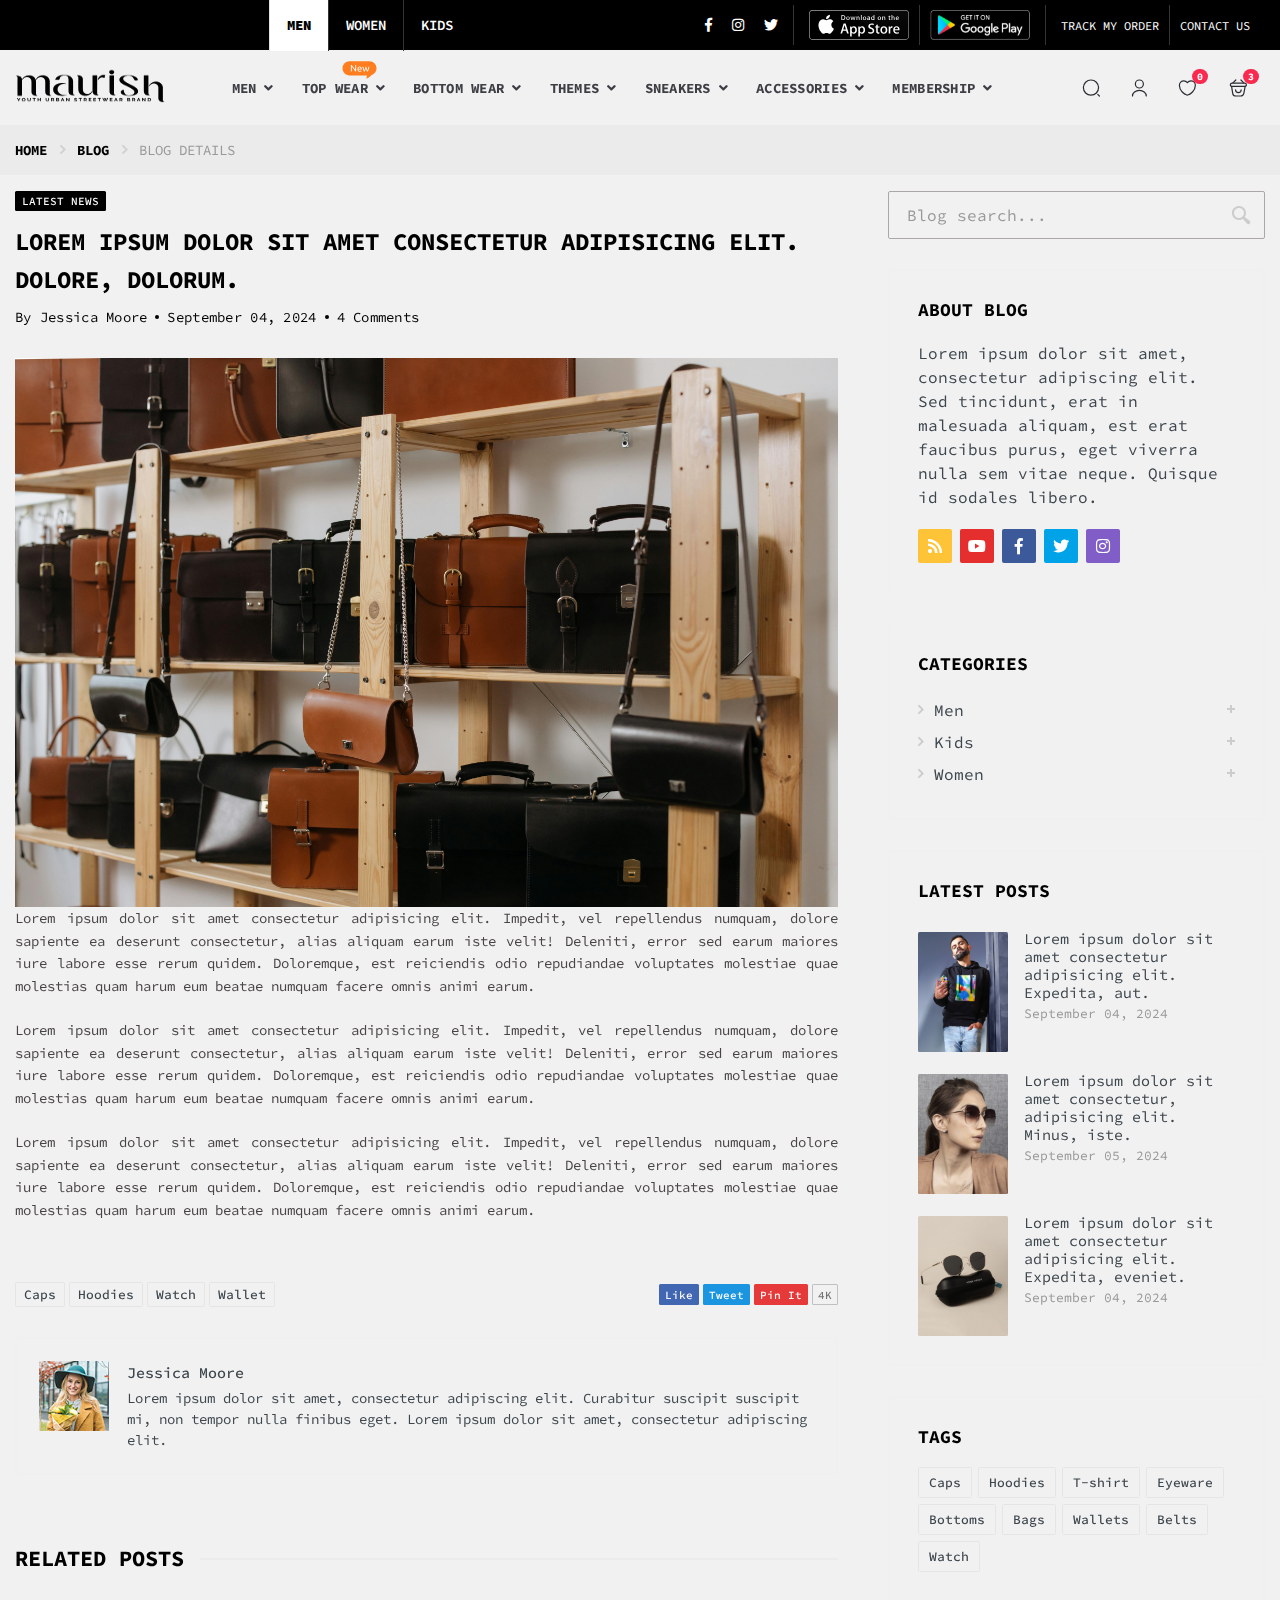
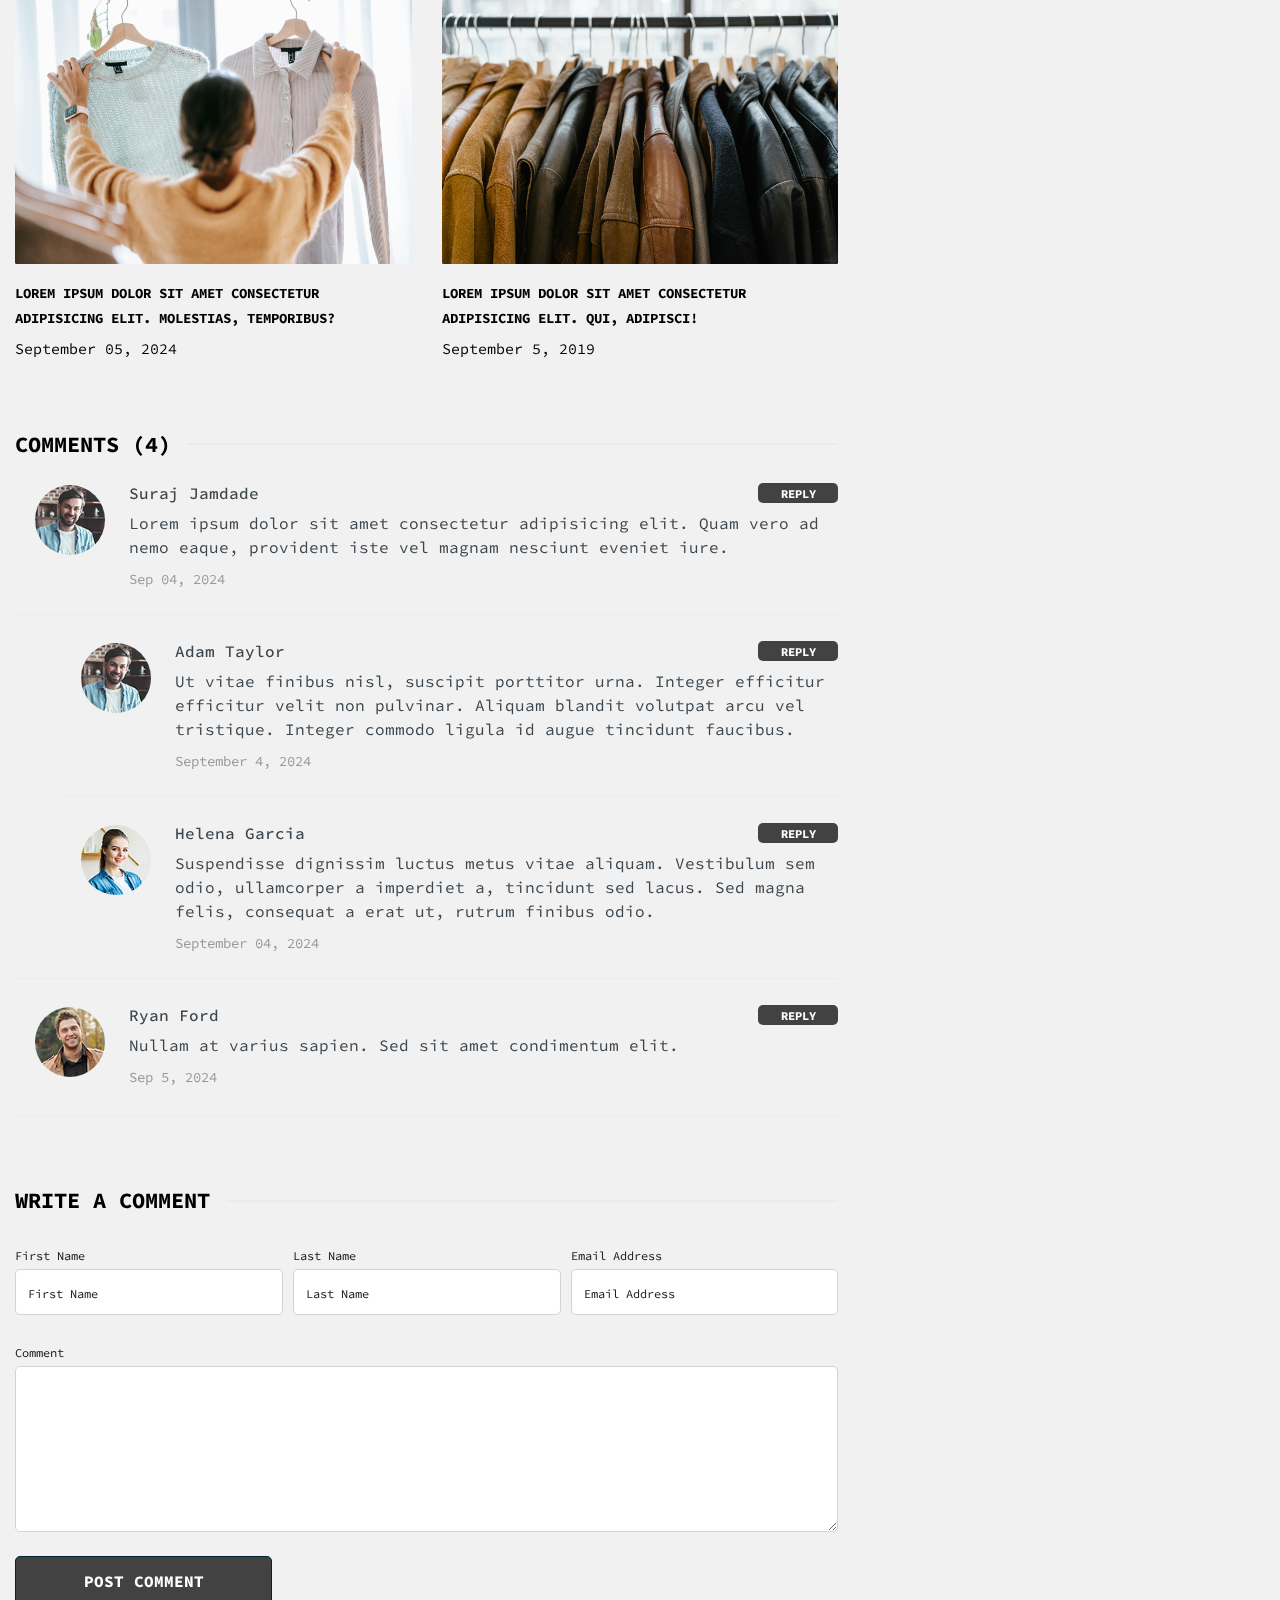
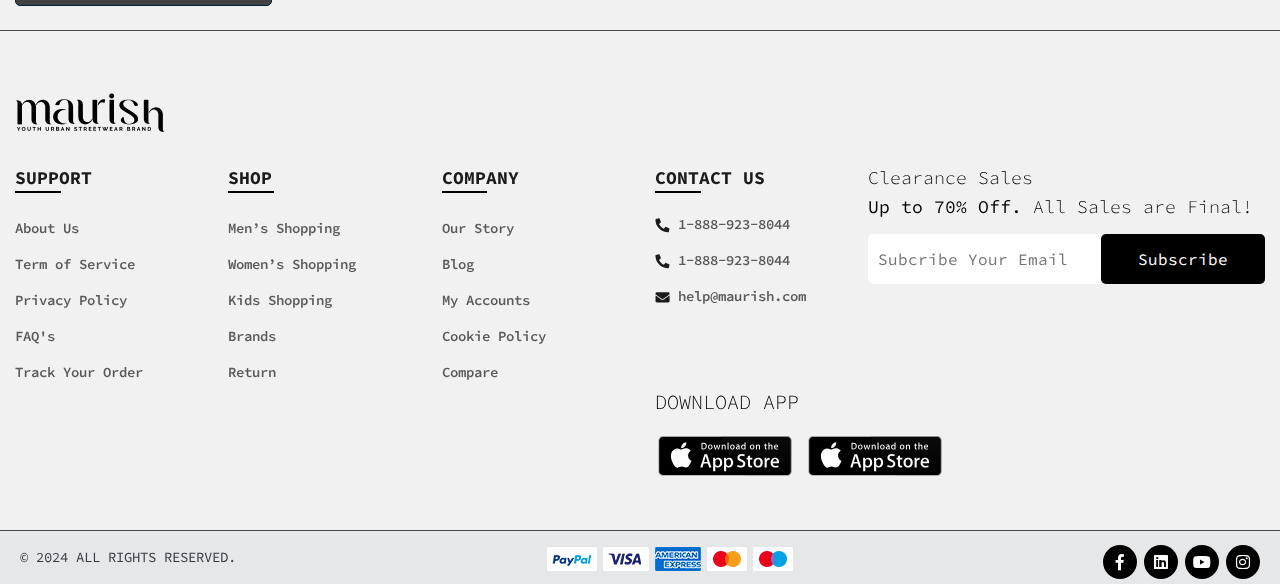
<file: blog-details.html>
<!DOCTYPE html>
<html lang="en" dir="ltr">
  <head>
    <meta charset="UTF-8" />
    <meta name="viewport" content="width=device-width,initial-scale=1" />
    <meta name="format-detection" content="telephone=no" />
    <title>Maurish Ecommerence</title>
    <link rel="icon" type="image/png" href="images/logo.jpeg" />
    <!-- fonts -->
    <link
      rel="stylesheet"
      href="https://fonts.googleapis.com/css?family=Roboto:400,400i,500,500i,700,700i"
    />
    <!-- css -->
    <link
      rel="stylesheet"
      href="vendor/bootstrap-4.2.1/css/bootstrap.min.css"
    />
    <link
      rel="stylesheet"
      href="vendor/owl-carousel-2.3.4/assets/owl.carousel.min.css"
    />
    <link rel="stylesheet" href="css/style.css" />
    <link rel="stylesheet" href="css/custom.css" />
    <!-- js -->
    <script src="vendor/jquery-3.3.1/jquery.min.js"></script>
    <script src="vendor/bootstrap-4.2.1/js/bootstrap.bundle.min.js"></script>
    <script src="vendor/owl-carousel-2.3.4/owl.carousel.min.js"></script>
    <script src="vendor/nouislider-12.1.0/nouislider.min.js"></script>
    <script src="js/number.js"></script>
    <script src="js/main.js"></script>
    <script src="vendor/svg4everybody-2.1.9/svg4everybody.min.js"></script>
    <script>
      svg4everybody();
    </script>
    <!-- font - fontawesome -->
    <link rel="stylesheet" href="vendor/fontawesome-5.6.1/css/all.min.css" />
    <!-- font - stroyka -->
    <link rel="stylesheet" href="fonts/stroyka/stroyka.css" />
    <script
      async
      src="https://www.googletagmanager.com/gtag/js?id=UA-97489509-6"
    ></script>
    <script>
      window.dataLayer = window.dataLayer || [];
      function gtag() {
        dataLayer.push(arguments);
      }
      gtag("js", new Date());
      gtag("config", "UA-97489509-6");
    </script>
  </head>

  <body>
    <!-- quickview-modal -->
    <div
      id="quickview-modal"
      class="modal fade"
      tabindex="-1"
      role="dialog"
      aria-hidden="true"
    >
      <div class="modal-dialog modal-dialog-centered modal-xl">
        <div class="modal-content"></div>
      </div>
    </div>
    <!-- quickview-modal / end -->

    <!-- mobilemenu -->
    <div class="mobilemenu">
      <div class="mobilemenu__backdrop"></div>
      <div class="mobilemenu__body">
        <div class="mobilemenu__header">
          <div class="mobilemenu__title">Menu</div>
          <button type="button" class="mobilemenu__close">
            <svg width="20px" height="20px">
              <use xlink:href="images/sprite.svg#cross-20"></use>
            </svg>
          </button>
        </div>
        <div class="mobilemenu__content">
          <ul
            class="nav nav-tabs"
            id="myTab"
            role="tablist"
            style="background: #000; padding-left: 20px"
          >
            <li class="nav-item" role="presentation">
              <button
                class="nav-link active"
                id="home-tab"
                data-toggle="tab"
                data-target="#home"
                type="button"
                role="tab"
                aria-controls="home"
                aria-selected="true"
                style="border-left: 1px solid transparent !important"
              >
                MEN
              </button>
            </li>
            <li class="nav-item" role="presentation">
              <button
                class="nav-link"
                id="profile-tab"
                data-toggle="tab"
                data-target="#profile"
                type="button"
                role="tab"
                aria-controls="profile"
                aria-selected="false"
                style="border-left: 1px solid #ddd !important"
              >
                WOMEN
              </button>
            </li>
            <li class="nav-item" role="presentation">
              <button
                class="nav-link"
                id="contact-tab"
                data-toggle="tab"
                data-target="#contact"
                type="button"
                role="tab"
                aria-controls="contact"
                aria-selected="false"
                style="border-left: 1px solid #ddd !important"
              >
                KIDS
              </button>
            </li>
          </ul>
          <div class="tab-content" id="myTabContent">
            <div
              class="tab-pane fade show active"
              id="home"
              role="tabpanel"
              aria-labelledby="home-tab"
            >
              <ul
                class="mobile-links mobile-links--level--0"
                data-collapse
                data-collapse-opened-class="mobile-links__item--open"
              >
                <li class="mobile-links__item" data-collapse-item>
                  <div class="mobile-links__item-title">
                    <a href="product-list.html" class="mobile-links__item-link"
                      >MEN</a
                    >
                    <button
                      class="mobile-links__item-toggle"
                      type="button"
                      data-collapse-trigger
                    >
                      <svg
                        class="mobile-links__item-arrow"
                        width="12px"
                        height="7px"
                      >
                        <use
                          xlink:href="images/sprite.svg#arrow-rounded-down-12x7"
                        ></use>
                      </svg>
                    </button>
                  </div>
                  <div
                    class="mobile-links__item-sub-links"
                    data-collapse-content
                  >
                    <ul class="mobile-links mobile-links--level--1">
                      <li class="mobile-links__item" data-collapse-item>
                        <div class="mobile-links__item-title">
                          <a
                            href="product-list.html"
                            class="mobile-links__item-link"
                            >Caps</a
                          >
                        </div>
                      </li>
                      <li class="mobile-links__item" data-collapse-item>
                        <div class="mobile-links__item-title">
                          <a
                            href="product-list.html"
                            class="mobile-links__item-link"
                            >Hoodies</a
                          >
                        </div>
                      </li>
                      <li class="mobile-links__item" data-collapse-item>
                        <div class="mobile-links__item-title">
                          <a
                            href="product-list.html"
                            class="mobile-links__item-link"
                            >T-shirt</a
                          >
                        </div>
                      </li>
                      <li class="mobile-links__item" data-collapse-item>
                        <div class="mobile-links__item-title">
                          <a
                            href="product-list.html"
                            class="mobile-links__item-link"
                            >Eyeware</a
                          >
                        </div>
                      </li>
                      <li class="mobile-links__item" data-collapse-item>
                        <div class="mobile-links__item-title">
                          <a
                            href="product-list.html"
                            class="mobile-links__item-link"
                            >Bottoms</a
                          >
                        </div>
                      </li>
                      <li class="mobile-links__item" data-collapse-item>
                        <div class="mobile-links__item-title">
                          <a
                            href="product-list.html"
                            class="mobile-links__item-link"
                            >Bags</a
                          >
                        </div>
                      </li>
                      <li class="mobile-links__item" data-collapse-item>
                        <div class="mobile-links__item-title">
                          <a
                            href="product-list.html"
                            class="mobile-links__item-link"
                            >Wallets</a
                          >
                        </div>
                      </li>
                      <li class="mobile-links__item" data-collapse-item>
                        <div class="mobile-links__item-title">
                          <a
                            href="product-list.html"
                            class="mobile-links__item-link"
                            >Belts</a
                          >
                        </div>
                      </li>
                      <li class="mobile-links__item" data-collapse-item>
                        <div class="mobile-links__item-title">
                          <a
                            href="product-list.html"
                            class="mobile-links__item-link"
                            >Watch</a
                          >
                        </div>
                      </li>
                    </ul>
                  </div>
                </li>

                <li class="mobile-links__item" data-collapse-item>
                  <div class="mobile-links__item-title">
                    <a href="product-list.html" class="mobile-links__item-link"
                      >TOP Wear</a
                    >
                    <button
                      class="mobile-links__item-toggle"
                      type="button"
                      data-collapse-trigger
                    >
                      <svg
                        class="mobile-links__item-arrow"
                        width="12px"
                        height="7px"
                      >
                        <use
                          xlink:href="images/sprite.svg#arrow-rounded-down-12x7"
                        ></use>
                      </svg>
                    </button>
                  </div>
                  <div
                    class="mobile-links__item-sub-links"
                    data-collapse-content
                  >
                    <ul class="mobile-links mobile-links--level--1">
                      <li class="mobile-links__item" data-collapse-item>
                        <div class="mobile-links__item-title">
                          <a
                            href="product-list.html"
                            class="mobile-links__item-link"
                            >Caps</a
                          >
                        </div>
                      </li>
                      <li class="mobile-links__item" data-collapse-item>
                        <div class="mobile-links__item-title">
                          <a
                            href="product-list.html"
                            class="mobile-links__item-link"
                            >Hoodies</a
                          >
                        </div>
                      </li>
                      <li class="mobile-links__item" data-collapse-item>
                        <div class="mobile-links__item-title">
                          <a
                            href="product-list.html"
                            class="mobile-links__item-link"
                            >T-shirt</a
                          >
                        </div>
                      </li>
                      <li class="mobile-links__item" data-collapse-item>
                        <div class="mobile-links__item-title">
                          <a
                            href="product-list.html"
                            class="mobile-links__item-link"
                            >Eyeware</a
                          >
                        </div>
                      </li>
                      <li class="mobile-links__item" data-collapse-item>
                        <div class="mobile-links__item-title">
                          <a
                            href="product-list.html"
                            class="mobile-links__item-link"
                            >Bottoms</a
                          >
                        </div>
                      </li>
                      <li class="mobile-links__item" data-collapse-item>
                        <div class="mobile-links__item-title">
                          <a
                            href="product-list.html"
                            class="mobile-links__item-link"
                            >Bags</a
                          >
                        </div>
                      </li>
                      <li class="mobile-links__item" data-collapse-item>
                        <div class="mobile-links__item-title">
                          <a
                            href="product-list.html"
                            class="mobile-links__item-link"
                            >Wallets</a
                          >
                        </div>
                      </li>
                      <li class="mobile-links__item" data-collapse-item>
                        <div class="mobile-links__item-title">
                          <a
                            href="product-list.html"
                            class="mobile-links__item-link"
                            >Belts</a
                          >
                        </div>
                      </li>
                      <li class="mobile-links__item" data-collapse-item>
                        <div class="mobile-links__item-title">
                          <a
                            href="product-list.html"
                            class="mobile-links__item-link"
                            >Watch</a
                          >
                        </div>
                      </li>
                    </ul>
                  </div>
                </li>

                <li class="mobile-links__item" data-collapse-item>
                  <div class="mobile-links__item-title">
                    <a href="product-list.html" class="mobile-links__item-link"
                      >Bottom Wear</a
                    >
                    <button
                      class="mobile-links__item-toggle"
                      type="button"
                      data-collapse-trigger
                    >
                      <svg
                        class="mobile-links__item-arrow"
                        width="12px"
                        height="7px"
                      >
                        <use
                          xlink:href="images/sprite.svg#arrow-rounded-down-12x7"
                        ></use>
                      </svg>
                    </button>
                  </div>
                  <div
                    class="mobile-links__item-sub-links"
                    data-collapse-content
                  >
                    <ul class="mobile-links mobile-links--level--1">
                      <li class="mobile-links__item" data-collapse-item>
                        <div class="mobile-links__item-title">
                          <a
                            href="product-list.html"
                            class="mobile-links__item-link"
                            >Caps</a
                          >
                        </div>
                      </li>
                      <li class="mobile-links__item" data-collapse-item>
                        <div class="mobile-links__item-title">
                          <a
                            href="product-list.html"
                            class="mobile-links__item-link"
                            >Hoodies</a
                          >
                        </div>
                      </li>
                      <li class="mobile-links__item" data-collapse-item>
                        <div class="mobile-links__item-title">
                          <a
                            href="product-list.html"
                            class="mobile-links__item-link"
                            >T-shirt</a
                          >
                        </div>
                      </li>
                      <li class="mobile-links__item" data-collapse-item>
                        <div class="mobile-links__item-title">
                          <a
                            href="product-list.html"
                            class="mobile-links__item-link"
                            >Eyeware</a
                          >
                        </div>
                      </li>
                      <li class="mobile-links__item" data-collapse-item>
                        <div class="mobile-links__item-title">
                          <a
                            href="product-list.html"
                            class="mobile-links__item-link"
                            >Bottoms</a
                          >
                        </div>
                      </li>
                      <li class="mobile-links__item" data-collapse-item>
                        <div class="mobile-links__item-title">
                          <a
                            href="product-list.html"
                            class="mobile-links__item-link"
                            >Bags</a
                          >
                        </div>
                      </li>
                      <li class="mobile-links__item" data-collapse-item>
                        <div class="mobile-links__item-title">
                          <a
                            href="product-list.html"
                            class="mobile-links__item-link"
                            >Wallets</a
                          >
                        </div>
                      </li>
                      <li class="mobile-links__item" data-collapse-item>
                        <div class="mobile-links__item-title">
                          <a
                            href="product-list.html"
                            class="mobile-links__item-link"
                            >Belts</a
                          >
                        </div>
                      </li>
                      <li class="mobile-links__item" data-collapse-item>
                        <div class="mobile-links__item-title">
                          <a
                            href="product-list.html"
                            class="mobile-links__item-link"
                            >Watch</a
                          >
                        </div>
                      </li>
                    </ul>
                  </div>
                </li>

                <li class="mobile-links__item" data-collapse-item>
                  <div class="mobile-links__item-title">
                    <a href="product-list.html" class="mobile-links__item-link">
                      themes
                    </a>
                    <button
                      class="mobile-links__item-toggle"
                      type="button"
                      data-collapse-trigger
                    >
                      <svg
                        class="mobile-links__item-arrow"
                        width="12px"
                        height="7px"
                      >
                        <use
                          xlink:href="images/sprite.svg#arrow-rounded-down-12x7"
                        ></use>
                      </svg>
                    </button>
                  </div>
                  <div
                    class="mobile-links__item-sub-links"
                    data-collapse-content
                  >
                    <ul class="mobile-links mobile-links--level--1">
                      <li class="mobile-links__item" data-collapse-item>
                        <div class="mobile-links__item-title">
                          <a
                            href="product-list.html"
                            class="mobile-links__item-link"
                            >Caps</a
                          >
                        </div>
                      </li>
                      <li class="mobile-links__item" data-collapse-item>
                        <div class="mobile-links__item-title">
                          <a
                            href="product-list.html"
                            class="mobile-links__item-link"
                            >Hoodies</a
                          >
                        </div>
                      </li>
                      <li class="mobile-links__item" data-collapse-item>
                        <div class="mobile-links__item-title">
                          <a
                            href="product-list.html"
                            class="mobile-links__item-link"
                            >T-shirt</a
                          >
                        </div>
                      </li>
                      <li class="mobile-links__item" data-collapse-item>
                        <div class="mobile-links__item-title">
                          <a
                            href="product-list.html"
                            class="mobile-links__item-link"
                            >Eyeware</a
                          >
                        </div>
                      </li>
                      <li class="mobile-links__item" data-collapse-item>
                        <div class="mobile-links__item-title">
                          <a
                            href="product-list.html"
                            class="mobile-links__item-link"
                            >Bottoms</a
                          >
                        </div>
                      </li>
                      <li class="mobile-links__item" data-collapse-item>
                        <div class="mobile-links__item-title">
                          <a
                            href="product-list.html"
                            class="mobile-links__item-link"
                            >Bags</a
                          >
                        </div>
                      </li>
                      <li class="mobile-links__item" data-collapse-item>
                        <div class="mobile-links__item-title">
                          <a
                            href="product-list.html"
                            class="mobile-links__item-link"
                            >Wallets</a
                          >
                        </div>
                      </li>
                      <li class="mobile-links__item" data-collapse-item>
                        <div class="mobile-links__item-title">
                          <a
                            href="product-list.html"
                            class="mobile-links__item-link"
                            >Belts</a
                          >
                        </div>
                      </li>
                      <li class="mobile-links__item" data-collapse-item>
                        <div class="mobile-links__item-title">
                          <a
                            href="product-list.html"
                            class="mobile-links__item-link"
                            >Watch</a
                          >
                        </div>
                      </li>
                    </ul>
                  </div>
                </li>

                <li class="mobile-links__item" data-collapse-item>
                  <div class="mobile-links__item-title">
                    <a href="product-list.html" class="mobile-links__item-link">
                      sneakers
                    </a>
                    <button
                      class="mobile-links__item-toggle"
                      type="button"
                      data-collapse-trigger
                    >
                      <svg
                        class="mobile-links__item-arrow"
                        width="12px"
                        height="7px"
                      >
                        <use
                          xlink:href="images/sprite.svg#arrow-rounded-down-12x7"
                        ></use>
                      </svg>
                    </button>
                  </div>
                  <div
                    class="mobile-links__item-sub-links"
                    data-collapse-content
                  >
                    <ul class="mobile-links mobile-links--level--1">
                      <li class="mobile-links__item" data-collapse-item>
                        <div class="mobile-links__item-title">
                          <a
                            href="product-list.html"
                            class="mobile-links__item-link"
                            >Caps</a
                          >
                        </div>
                      </li>
                      <li class="mobile-links__item" data-collapse-item>
                        <div class="mobile-links__item-title">
                          <a
                            href="product-list.html"
                            class="mobile-links__item-link"
                            >Hoodies</a
                          >
                        </div>
                      </li>
                      <li class="mobile-links__item" data-collapse-item>
                        <div class="mobile-links__item-title">
                          <a
                            href="product-list.html"
                            class="mobile-links__item-link"
                            >T-shirt</a
                          >
                        </div>
                      </li>
                      <li class="mobile-links__item" data-collapse-item>
                        <div class="mobile-links__item-title">
                          <a
                            href="product-list.html"
                            class="mobile-links__item-link"
                            >Eyeware</a
                          >
                        </div>
                      </li>
                      <li class="mobile-links__item" data-collapse-item>
                        <div class="mobile-links__item-title">
                          <a
                            href="product-list.html"
                            class="mobile-links__item-link"
                            >Bottoms</a
                          >
                        </div>
                      </li>
                      <li class="mobile-links__item" data-collapse-item>
                        <div class="mobile-links__item-title">
                          <a
                            href="product-list.html"
                            class="mobile-links__item-link"
                            >Bags</a
                          >
                        </div>
                      </li>
                      <li class="mobile-links__item" data-collapse-item>
                        <div class="mobile-links__item-title">
                          <a
                            href="product-list.html"
                            class="mobile-links__item-link"
                            >Wallets</a
                          >
                        </div>
                      </li>
                      <li class="mobile-links__item" data-collapse-item>
                        <div class="mobile-links__item-title">
                          <a
                            href="product-list.html"
                            class="mobile-links__item-link"
                            >Belts</a
                          >
                        </div>
                      </li>
                      <li class="mobile-links__item" data-collapse-item>
                        <div class="mobile-links__item-title">
                          <a
                            href="product-list.html"
                            class="mobile-links__item-link"
                            >Watch</a
                          >
                        </div>
                      </li>
                    </ul>
                  </div>
                </li>

                <li class="mobile-links__item" data-collapse-item>
                  <div class="mobile-links__item-title">
                    <a href="product-list.html" class="mobile-links__item-link">
                      mrish x google
                    </a>
                    <button
                      class="mobile-links__item-toggle"
                      type="button"
                      data-collapse-trigger
                    >
                      <svg
                        class="mobile-links__item-arrow"
                        width="12px"
                        height="7px"
                      >
                        <use
                          xlink:href="images/sprite.svg#arrow-rounded-down-12x7"
                        ></use>
                      </svg>
                    </button>
                  </div>
                  <div
                    class="mobile-links__item-sub-links"
                    data-collapse-content
                  >
                    <ul class="mobile-links mobile-links--level--1">
                      <li class="mobile-links__item" data-collapse-item>
                        <div class="mobile-links__item-title">
                          <a
                            href="product-list.html"
                            class="mobile-links__item-link"
                            >Caps</a
                          >
                        </div>
                      </li>
                      <li class="mobile-links__item" data-collapse-item>
                        <div class="mobile-links__item-title">
                          <a
                            href="product-list.html"
                            class="mobile-links__item-link"
                            >Hoodies</a
                          >
                        </div>
                      </li>
                      <li class="mobile-links__item" data-collapse-item>
                        <div class="mobile-links__item-title">
                          <a
                            href="product-list.html"
                            class="mobile-links__item-link"
                            >T-shirt</a
                          >
                        </div>
                      </li>
                      <li class="mobile-links__item" data-collapse-item>
                        <div class="mobile-links__item-title">
                          <a
                            href="product-list.html"
                            class="mobile-links__item-link"
                            >Eyeware</a
                          >
                        </div>
                      </li>
                      <li class="mobile-links__item" data-collapse-item>
                        <div class="mobile-links__item-title">
                          <a
                            href="product-list.html"
                            class="mobile-links__item-link"
                            >Bottoms</a
                          >
                        </div>
                      </li>
                      <li class="mobile-links__item" data-collapse-item>
                        <div class="mobile-links__item-title">
                          <a
                            href="product-list.html"
                            class="mobile-links__item-link"
                            >Bags</a
                          >
                        </div>
                      </li>
                      <li class="mobile-links__item" data-collapse-item>
                        <div class="mobile-links__item-title">
                          <a
                            href="product-list.html"
                            class="mobile-links__item-link"
                            >Wallets</a
                          >
                        </div>
                      </li>
                      <li class="mobile-links__item" data-collapse-item>
                        <div class="mobile-links__item-title">
                          <a
                            href="product-list.html"
                            class="mobile-links__item-link"
                            >Belts</a
                          >
                        </div>
                      </li>
                      <li class="mobile-links__item" data-collapse-item>
                        <div class="mobile-links__item-title">
                          <a
                            href="product-list.html"
                            class="mobile-links__item-link"
                            >Watch</a
                          >
                        </div>
                      </li>
                    </ul>
                  </div>
                </li>
              </ul>
            </div>
            <div
              class="tab-pane fade"
              id="profile"
              role="tabpanel"
              aria-labelledby="profile-tab"
            >
              <ul
                class="mobile-links mobile-links--level--0"
                data-collapse
                data-collapse-opened-class="mobile-links__item--open"
              >
                <li class="mobile-links__item" data-collapse-item>
                  <div class="mobile-links__item-title">
                    <a href="product-list.html" class="mobile-links__item-link"
                      >WOMEN</a
                    >
                    <button
                      class="mobile-links__item-toggle"
                      type="button"
                      data-collapse-trigger
                    >
                      <svg
                        class="mobile-links__item-arrow"
                        width="12px"
                        height="7px"
                      >
                        <use
                          xlink:href="images/sprite.svg#arrow-rounded-down-12x7"
                        ></use>
                      </svg>
                    </button>
                  </div>
                  <div
                    class="mobile-links__item-sub-links"
                    data-collapse-content
                  >
                    <ul class="mobile-links mobile-links--level--1">
                      <li class="mobile-links__item" data-collapse-item>
                        <div class="mobile-links__item-title">
                          <a
                            href="product-list.html"
                            class="mobile-links__item-link"
                            >Caps</a
                          >
                        </div>
                      </li>
                      <li class="mobile-links__item" data-collapse-item>
                        <div class="mobile-links__item-title">
                          <a
                            href="product-list.html"
                            class="mobile-links__item-link"
                            >Hoodies</a
                          >
                        </div>
                      </li>
                      <li class="mobile-links__item" data-collapse-item>
                        <div class="mobile-links__item-title">
                          <a
                            href="product-list.html"
                            class="mobile-links__item-link"
                            >T-shirt</a
                          >
                        </div>
                      </li>
                      <li class="mobile-links__item" data-collapse-item>
                        <div class="mobile-links__item-title">
                          <a
                            href="product-list.html"
                            class="mobile-links__item-link"
                            >Eyeware</a
                          >
                        </div>
                      </li>
                      <li class="mobile-links__item" data-collapse-item>
                        <div class="mobile-links__item-title">
                          <a
                            href="product-list.html"
                            class="mobile-links__item-link"
                            >Bottoms</a
                          >
                        </div>
                      </li>
                      <li class="mobile-links__item" data-collapse-item>
                        <div class="mobile-links__item-title">
                          <a
                            href="product-list.html"
                            class="mobile-links__item-link"
                            >Bags</a
                          >
                        </div>
                      </li>
                      <li class="mobile-links__item" data-collapse-item>
                        <div class="mobile-links__item-title">
                          <a
                            href="product-list.html"
                            class="mobile-links__item-link"
                            >Wallets</a
                          >
                        </div>
                      </li>
                      <li class="mobile-links__item" data-collapse-item>
                        <div class="mobile-links__item-title">
                          <a
                            href="product-list.html"
                            class="mobile-links__item-link"
                            >Belts</a
                          >
                        </div>
                      </li>
                      <li class="mobile-links__item" data-collapse-item>
                        <div class="mobile-links__item-title">
                          <a
                            href="product-list.html"
                            class="mobile-links__item-link"
                            >Watch</a
                          >
                        </div>
                      </li>
                    </ul>
                  </div>
                </li>

                <li class="mobile-links__item" data-collapse-item>
                  <div class="mobile-links__item-title">
                    <a href="product-list.html" class="mobile-links__item-link"
                      >Top wear</a
                    >
                    <button
                      class="mobile-links__item-toggle"
                      type="button"
                      data-collapse-trigger
                    >
                      <svg
                        class="mobile-links__item-arrow"
                        width="12px"
                        height="7px"
                      >
                        <use
                          xlink:href="images/sprite.svg#arrow-rounded-down-12x7"
                        ></use>
                      </svg>
                    </button>
                  </div>
                  <div
                    class="mobile-links__item-sub-links"
                    data-collapse-content
                  >
                    <ul class="mobile-links mobile-links--level--1">
                      <li class="mobile-links__item" data-collapse-item>
                        <div class="mobile-links__item-title">
                          <a
                            href="product-list.html"
                            class="mobile-links__item-link"
                            >Caps</a
                          >
                        </div>
                      </li>
                      <li class="mobile-links__item" data-collapse-item>
                        <div class="mobile-links__item-title">
                          <a
                            href="product-list.html"
                            class="mobile-links__item-link"
                            >Hoodies</a
                          >
                        </div>
                      </li>
                      <li class="mobile-links__item" data-collapse-item>
                        <div class="mobile-links__item-title">
                          <a
                            href="product-list.html"
                            class="mobile-links__item-link"
                            >T-shirt</a
                          >
                        </div>
                      </li>
                      <li class="mobile-links__item" data-collapse-item>
                        <div class="mobile-links__item-title">
                          <a
                            href="product-list.html"
                            class="mobile-links__item-link"
                            >Eyeware</a
                          >
                        </div>
                      </li>
                      <li class="mobile-links__item" data-collapse-item>
                        <div class="mobile-links__item-title">
                          <a
                            href="product-list.html"
                            class="mobile-links__item-link"
                            >Bottoms</a
                          >
                        </div>
                      </li>
                      <li class="mobile-links__item" data-collapse-item>
                        <div class="mobile-links__item-title">
                          <a
                            href="product-list.html"
                            class="mobile-links__item-link"
                            >Bags</a
                          >
                        </div>
                      </li>
                      <li class="mobile-links__item" data-collapse-item>
                        <div class="mobile-links__item-title">
                          <a
                            href="product-list.html"
                            class="mobile-links__item-link"
                            >Wallets</a
                          >
                        </div>
                      </li>
                      <li class="mobile-links__item" data-collapse-item>
                        <div class="mobile-links__item-title">
                          <a
                            href="product-list.html"
                            class="mobile-links__item-link"
                            >Belts</a
                          >
                        </div>
                      </li>
                      <li class="mobile-links__item" data-collapse-item>
                        <div class="mobile-links__item-title">
                          <a
                            href="product-list.html"
                            class="mobile-links__item-link"
                            >Watch</a
                          >
                        </div>
                      </li>
                    </ul>
                  </div>
                </li>

                <li class="mobile-links__item" data-collapse-item>
                  <div class="mobile-links__item-title">
                    <a href="product-list.html" class="mobile-links__item-link"
                      >Bottom Wear</a
                    >
                    <button
                      class="mobile-links__item-toggle"
                      type="button"
                      data-collapse-trigger
                    >
                      <svg
                        class="mobile-links__item-arrow"
                        width="12px"
                        height="7px"
                      >
                        <use
                          xlink:href="images/sprite.svg#arrow-rounded-down-12x7"
                        ></use>
                      </svg>
                    </button>
                  </div>
                  <div
                    class="mobile-links__item-sub-links"
                    data-collapse-content
                  >
                    <ul class="mobile-links mobile-links--level--1">
                      <li class="mobile-links__item" data-collapse-item>
                        <div class="mobile-links__item-title">
                          <a
                            href="product-list.html"
                            class="mobile-links__item-link"
                            >Caps</a
                          >
                        </div>
                      </li>
                      <li class="mobile-links__item" data-collapse-item>
                        <div class="mobile-links__item-title">
                          <a
                            href="product-list.html"
                            class="mobile-links__item-link"
                            >Hoodies</a
                          >
                        </div>
                      </li>
                      <li class="mobile-links__item" data-collapse-item>
                        <div class="mobile-links__item-title">
                          <a
                            href="product-list.html"
                            class="mobile-links__item-link"
                            >T-shirt</a
                          >
                        </div>
                      </li>
                      <li class="mobile-links__item" data-collapse-item>
                        <div class="mobile-links__item-title">
                          <a
                            href="product-list.html"
                            class="mobile-links__item-link"
                            >Eyeware</a
                          >
                        </div>
                      </li>
                      <li class="mobile-links__item" data-collapse-item>
                        <div class="mobile-links__item-title">
                          <a
                            href="product-list.html"
                            class="mobile-links__item-link"
                            >Bottoms</a
                          >
                        </div>
                      </li>
                      <li class="mobile-links__item" data-collapse-item>
                        <div class="mobile-links__item-title">
                          <a
                            href="product-list.html"
                            class="mobile-links__item-link"
                            >Bags</a
                          >
                        </div>
                      </li>
                      <li class="mobile-links__item" data-collapse-item>
                        <div class="mobile-links__item-title">
                          <a
                            href="product-list.html"
                            class="mobile-links__item-link"
                            >Wallets</a
                          >
                        </div>
                      </li>
                      <li class="mobile-links__item" data-collapse-item>
                        <div class="mobile-links__item-title">
                          <a
                            href="product-list.html"
                            class="mobile-links__item-link"
                            >Belts</a
                          >
                        </div>
                      </li>
                      <li class="mobile-links__item" data-collapse-item>
                        <div class="mobile-links__item-title">
                          <a
                            href="product-list.html"
                            class="mobile-links__item-link"
                            >Watch</a
                          >
                        </div>
                      </li>
                    </ul>
                  </div>
                </li>

                <li class="mobile-links__item" data-collapse-item>
                  <div class="mobile-links__item-title">
                    <a href="product-list.html" class="mobile-links__item-link"
                      >Sunglasses</a
                    >
                    <button
                      class="mobile-links__item-toggle"
                      type="button"
                      data-collapse-trigger
                    >
                      <svg
                        class="mobile-links__item-arrow"
                        width="12px"
                        height="7px"
                      >
                        <use
                          xlink:href="images/sprite.svg#arrow-rounded-down-12x7"
                        ></use>
                      </svg>
                    </button>
                  </div>
                  <div
                    class="mobile-links__item-sub-links"
                    data-collapse-content
                  >
                    <ul class="mobile-links mobile-links--level--1">
                      <li class="mobile-links__item" data-collapse-item>
                        <div class="mobile-links__item-title">
                          <a
                            href="product-list.html"
                            class="mobile-links__item-link"
                            >Caps</a
                          >
                        </div>
                      </li>
                      <li class="mobile-links__item" data-collapse-item>
                        <div class="mobile-links__item-title">
                          <a
                            href="product-list.html"
                            class="mobile-links__item-link"
                            >Hoodies</a
                          >
                        </div>
                      </li>
                      <li class="mobile-links__item" data-collapse-item>
                        <div class="mobile-links__item-title">
                          <a
                            href="product-list.html"
                            class="mobile-links__item-link"
                            >T-shirt</a
                          >
                        </div>
                      </li>
                      <li class="mobile-links__item" data-collapse-item>
                        <div class="mobile-links__item-title">
                          <a
                            href="product-list.html"
                            class="mobile-links__item-link"
                            >Eyeware</a
                          >
                        </div>
                      </li>
                      <li class="mobile-links__item" data-collapse-item>
                        <div class="mobile-links__item-title">
                          <a
                            href="product-list.html"
                            class="mobile-links__item-link"
                            >Bottoms</a
                          >
                        </div>
                      </li>
                      <li class="mobile-links__item" data-collapse-item>
                        <div class="mobile-links__item-title">
                          <a
                            href="product-list.html"
                            class="mobile-links__item-link"
                            >Bags</a
                          >
                        </div>
                      </li>
                      <li class="mobile-links__item" data-collapse-item>
                        <div class="mobile-links__item-title">
                          <a
                            href="product-list.html"
                            class="mobile-links__item-link"
                            >Wallets</a
                          >
                        </div>
                      </li>
                      <li class="mobile-links__item" data-collapse-item>
                        <div class="mobile-links__item-title">
                          <a
                            href="product-list.html"
                            class="mobile-links__item-link"
                            >Belts</a
                          >
                        </div>
                      </li>
                      <li class="mobile-links__item" data-collapse-item>
                        <div class="mobile-links__item-title">
                          <a
                            href="product-list.html"
                            class="mobile-links__item-link"
                            >Watch</a
                          >
                        </div>
                      </li>
                    </ul>
                  </div>
                </li>
              </ul>
            </div>
            <div
              class="tab-pane fade"
              id="contact"
              role="tabpanel"
              aria-labelledby="contact-tab"
            >
              <ul
                class="mobile-links mobile-links--level--0"
                data-collapse
                data-collapse-opened-class="mobile-links__item--open"
              >
                <li class="mobile-links__item" data-collapse-item>
                  <div class="mobile-links__item-title">
                    <a href="product-list.html" class="mobile-links__item-link"
                      >Kids</a
                    >
                    <button
                      class="mobile-links__item-toggle"
                      type="button"
                      data-collapse-trigger
                    >
                      <svg
                        class="mobile-links__item-arrow"
                        width="12px"
                        height="7px"
                      >
                        <use
                          xlink:href="images/sprite.svg#arrow-rounded-down-12x7"
                        ></use>
                      </svg>
                    </button>
                  </div>
                  <div
                    class="mobile-links__item-sub-links"
                    data-collapse-content
                  >
                    <ul class="mobile-links mobile-links--level--1">
                      <li class="mobile-links__item" data-collapse-item>
                        <div class="mobile-links__item-title">
                          <a
                            href="product-list.html"
                            class="mobile-links__item-link"
                            >Caps</a
                          >
                        </div>
                      </li>
                      <li class="mobile-links__item" data-collapse-item>
                        <div class="mobile-links__item-title">
                          <a
                            href="product-list.html"
                            class="mobile-links__item-link"
                            >Hoodies</a
                          >
                        </div>
                      </li>
                      <li class="mobile-links__item" data-collapse-item>
                        <div class="mobile-links__item-title">
                          <a
                            href="product-list.html"
                            class="mobile-links__item-link"
                            >T-shirt</a
                          >
                        </div>
                      </li>
                      <li class="mobile-links__item" data-collapse-item>
                        <div class="mobile-links__item-title">
                          <a
                            href="product-list.html"
                            class="mobile-links__item-link"
                            >Eyeware</a
                          >
                        </div>
                      </li>
                      <li class="mobile-links__item" data-collapse-item>
                        <div class="mobile-links__item-title">
                          <a
                            href="product-list.html"
                            class="mobile-links__item-link"
                            >Bottoms</a
                          >
                        </div>
                      </li>
                      <li class="mobile-links__item" data-collapse-item>
                        <div class="mobile-links__item-title">
                          <a
                            href="product-list.html"
                            class="mobile-links__item-link"
                            >Bags</a
                          >
                        </div>
                      </li>
                      <li class="mobile-links__item" data-collapse-item>
                        <div class="mobile-links__item-title">
                          <a
                            href="product-list.html"
                            class="mobile-links__item-link"
                            >Wallets</a
                          >
                        </div>
                      </li>
                      <li class="mobile-links__item" data-collapse-item>
                        <div class="mobile-links__item-title">
                          <a
                            href="product-list.html"
                            class="mobile-links__item-link"
                            >Belts</a
                          >
                        </div>
                      </li>
                      <li class="mobile-links__item" data-collapse-item>
                        <div class="mobile-links__item-title">
                          <a
                            href="product-list.html"
                            class="mobile-links__item-link"
                            >Watch</a
                          >
                        </div>
                      </li>
                    </ul>
                  </div>
                </li>

                <li class="mobile-links__item" data-collapse-item>
                  <div class="mobile-links__item-title">
                    <a href="product-list.html" class="mobile-links__item-link"
                      >Top Wear</a
                    >
                    <button
                      class="mobile-links__item-toggle"
                      type="button"
                      data-collapse-trigger
                    >
                      <svg
                        class="mobile-links__item-arrow"
                        width="12px"
                        height="7px"
                      >
                        <use
                          xlink:href="images/sprite.svg#arrow-rounded-down-12x7"
                        ></use>
                      </svg>
                    </button>
                  </div>
                  <div
                    class="mobile-links__item-sub-links"
                    data-collapse-content
                  >
                    <ul class="mobile-links mobile-links--level--1">
                      <li class="mobile-links__item" data-collapse-item>
                        <div class="mobile-links__item-title">
                          <a
                            href="product-list.html"
                            class="mobile-links__item-link"
                            >Caps</a
                          >
                        </div>
                      </li>
                      <li class="mobile-links__item" data-collapse-item>
                        <div class="mobile-links__item-title">
                          <a
                            href="product-list.html"
                            class="mobile-links__item-link"
                            >Hoodies</a
                          >
                        </div>
                      </li>
                      <li class="mobile-links__item" data-collapse-item>
                        <div class="mobile-links__item-title">
                          <a
                            href="product-list.html"
                            class="mobile-links__item-link"
                            >T-shirt</a
                          >
                        </div>
                      </li>
                      <li class="mobile-links__item" data-collapse-item>
                        <div class="mobile-links__item-title">
                          <a
                            href="product-list.html"
                            class="mobile-links__item-link"
                            >Eyeware</a
                          >
                        </div>
                      </li>
                      <li class="mobile-links__item" data-collapse-item>
                        <div class="mobile-links__item-title">
                          <a
                            href="product-list.html"
                            class="mobile-links__item-link"
                            >Bottoms</a
                          >
                        </div>
                      </li>
                      <li class="mobile-links__item" data-collapse-item>
                        <div class="mobile-links__item-title">
                          <a
                            href="product-list.html"
                            class="mobile-links__item-link"
                            >Bags</a
                          >
                        </div>
                      </li>
                      <li class="mobile-links__item" data-collapse-item>
                        <div class="mobile-links__item-title">
                          <a
                            href="product-list.html"
                            class="mobile-links__item-link"
                            >Wallets</a
                          >
                        </div>
                      </li>
                      <li class="mobile-links__item" data-collapse-item>
                        <div class="mobile-links__item-title">
                          <a
                            href="product-list.html"
                            class="mobile-links__item-link"
                            >Belts</a
                          >
                        </div>
                      </li>
                      <li class="mobile-links__item" data-collapse-item>
                        <div class="mobile-links__item-title">
                          <a
                            href="product-list.html"
                            class="mobile-links__item-link"
                            >Watch</a
                          >
                        </div>
                      </li>
                    </ul>
                  </div>
                </li>

                <li class="mobile-links__item" data-collapse-item>
                  <div class="mobile-links__item-title">
                    <a href="product-list.html" class="mobile-links__item-link"
                      >Bottom Wear</a
                    >
                    <button
                      class="mobile-links__item-toggle"
                      type="button"
                      data-collapse-trigger
                    >
                      <svg
                        class="mobile-links__item-arrow"
                        width="12px"
                        height="7px"
                      >
                        <use
                          xlink:href="images/sprite.svg#arrow-rounded-down-12x7"
                        ></use>
                      </svg>
                    </button>
                  </div>
                  <div
                    class="mobile-links__item-sub-links"
                    data-collapse-content
                  >
                    <ul class="mobile-links mobile-links--level--1">
                      <li class="mobile-links__item" data-collapse-item>
                        <div class="mobile-links__item-title">
                          <a
                            href="product-list.html"
                            class="mobile-links__item-link"
                            >Caps</a
                          >
                        </div>
                      </li>
                      <li class="mobile-links__item" data-collapse-item>
                        <div class="mobile-links__item-title">
                          <a
                            href="product-list.html"
                            class="mobile-links__item-link"
                            >Hoodies</a
                          >
                        </div>
                      </li>
                      <li class="mobile-links__item" data-collapse-item>
                        <div class="mobile-links__item-title">
                          <a
                            href="product-list.html"
                            class="mobile-links__item-link"
                            >T-shirt</a
                          >
                        </div>
                      </li>
                      <li class="mobile-links__item" data-collapse-item>
                        <div class="mobile-links__item-title">
                          <a
                            href="product-list.html"
                            class="mobile-links__item-link"
                            >Eyeware</a
                          >
                        </div>
                      </li>
                      <li class="mobile-links__item" data-collapse-item>
                        <div class="mobile-links__item-title">
                          <a
                            href="product-list.html"
                            class="mobile-links__item-link"
                            >Bottoms</a
                          >
                        </div>
                      </li>
                      <li class="mobile-links__item" data-collapse-item>
                        <div class="mobile-links__item-title">
                          <a
                            href="product-list.html"
                            class="mobile-links__item-link"
                            >Bags</a
                          >
                        </div>
                      </li>
                      <li class="mobile-links__item" data-collapse-item>
                        <div class="mobile-links__item-title">
                          <a
                            href="product-list.html"
                            class="mobile-links__item-link"
                            >Wallets</a
                          >
                        </div>
                      </li>
                      <li class="mobile-links__item" data-collapse-item>
                        <div class="mobile-links__item-title">
                          <a
                            href="product-list.html"
                            class="mobile-links__item-link"
                            >Belts</a
                          >
                        </div>
                      </li>
                      <li class="mobile-links__item" data-collapse-item>
                        <div class="mobile-links__item-title">
                          <a
                            href="product-list.html"
                            class="mobile-links__item-link"
                            >Watch</a
                          >
                        </div>
                      </li>
                    </ul>
                  </div>
                </li>
              </ul>
            </div>
          </div>
          <ul
            class="mobile-links mobile-links--level--0"
            data-collapse
            data-collapse-opened-class="mobile-links__item--open"
          >
            <li class="mobile-links__item" data-collapse-item>
              <div class="mobile-links__item-title">
                <a href="my-account.html" class="mobile-links__item-link"
                  >MY ACCOUNT</a
                >
                <button
                  class="mobile-links__item-toggle"
                  type="button"
                  data-collapse-trigger
                >
                  <svg
                    class="mobile-links__item-arrow"
                    width="12px"
                    height="7px"
                  >
                    <use
                      xlink:href="images/sprite.svg#arrow-rounded-down-12x7"
                    ></use>
                  </svg>
                </button>
              </div>
              <div class="mobile-links__item-sub-links" data-collapse-content>
                <ul class="mobile-links mobile-links--level--1">
                  <li class="mobile-links__item" data-collapse-item>
                    <div class="mobile-links__item-title">
                      <a href="login.html" class="mobile-links__item-link"
                        >Login</a
                      >
                      <button
                        class="mobile-links__item-toggle"
                        type="button"
                        data-collapse-trigger
                      >
                        <svg
                          class="mobile-links__item-arrow"
                          width="12px"
                          height="7px"
                        >
                          <use
                            xlink:href="images/sprite.svg#arrow-rounded-down-12x7"
                          ></use>
                        </svg>
                      </button>
                    </div>
                    <div
                      class="mobile-links__item-sub-links"
                      data-collapse-content
                    >
                      <ul class="mobile-links mobile-links--level--2">
                        <li class="mobile-links__item" data-collapse-item>
                          <div class="mobile-links__item-title">
                            <a
                              href="my-profile.html"
                              class="mobile-links__item-link"
                              >My Profile</a
                            >
                          </div>
                        </li>
                      </ul>
                    </div>
                  </li>

                  <li class="mobile-links__item" data-collapse-item>
                    <div class="mobile-links__item-title">
                      <a href="cart.html" class="mobile-links__item-link"
                        >Cart</a
                      >
                    </div>
                  </li>
                  <li class="mobile-links__item" data-collapse-item>
                    <div class="mobile-links__item-title">
                      <a href="checkout.html" class="mobile-links__item-link"
                        >Checkout</a
                      >
                    </div>
                  </li>
                  <li class="mobile-links__item" data-collapse-item>
                    <div class="mobile-links__item-title">
                      <a href="wishlist.html" class="mobile-links__item-link"
                        >Wishlist</a
                      >
                    </div>
                  </li>
                  <li class="mobile-links__item" data-collapse-item>
                    <div class="mobile-links__item-title">
                      <a href="compare.html" class="mobile-links__item-link"
                        >Compare</a
                      >
                    </div>
                  </li>
                  <li class="mobile-links__item" data-collapse-item>
                    <div class="mobile-links__item-title">
                      <a href="account.html" class="mobile-links__item-link"
                        >My Account</a
                      >
                    </div>
                  </li>
                  <li class="mobile-links__item" data-collapse-item>
                    <div class="mobile-links__item-title">
                      <a href="track-order.html" class="mobile-links__item-link"
                        >Track Order</a
                      >
                    </div>
                  </li>
                </ul>
              </div>
            </li>
          </ul>
        </div>
      </div>
    </div>
    <!-- mobilemenu / end -->

    <!-- site -->
    <div class="site">
      <!-- mobile site__header -->
      <header class="site__header d-lg-none">
        <div class="mobile-header mobile-header--sticky mobile-header--stuck">
          <div class="mobile-header__panel">
            <div class="container">
              <div class="mobile-header__body">
                <button class="mobile-header__menu-button">
                  <svg width="18px" height="14px">
                    <use xlink:href="images/sprite.svg#menu-18x14"></use>
                  </svg>
                </button>
                <a class="mobile-header__logo" href="index.html">
                  <img
                    src="images/logo.png"
                    alt="logo"
                    style="width: 80px; height: 40px"
                  />
                </a>
                <div class="mobile-header__search">
                  <form class="mobile-header__search-form" action="#">
                    <input
                      class="mobile-header__search-input"
                      name="search"
                      placeholder="Search over 10,000 products"
                      aria-label="Site search"
                      type="text"
                      autocomplete="off"
                    />
                    <button
                      class="mobile-header__search-button mobile-header__search-button--submit"
                      type="submit"
                    >
                      <svg width="20px" height="20px">
                        <use xlink:href="images/sprite.svg#search-20"></use>
                      </svg>
                    </button>
                    <button
                      class="mobile-header__search-button mobile-header__search-button--close"
                      type="button"
                    >
                      <svg width="20px" height="20px">
                        <use xlink:href="images/sprite.svg#cross-20"></use>
                      </svg>
                    </button>
                    <div class="mobile-header__search-body"></div>
                  </form>
                </div>
                <div class="mobile-header__indicators">
                  <div
                    class="indicator indicator--mobile-search indicator--mobile d-sm-none"
                  >
                    <button class="indicator__button">
                      <span class="indicator__area">
                        <img
                          src="images/icons/mobile-search.svg"
                          alt="img"
                          style="width: 35px; height: 35px"
                      /></span>
                    </button>
                  </div>
                  <div class="indicator indicator--mobile">
                    <a
                      href="cart.html"
                      class="indicator__button"
                      style="margin: 10px"
                    >
                      <img
                        src="images/icons/5.svg"
                        alt="bag"
                        style="width: 35px; height: 35px"
                      />
                      <span class="indicator__value">3</span>
                    </a>
                  </div>

                  <div class="indicator indicator--mobile d-none">
                    <a href="profile.html" class="indicator__button"
                      ><span class="indicator__area">
                        <img
                          src="images/icons/6.svg"
                          alt="bag"
                          style="width: 25px; height: 25px"
                        />
                      </span>
                    </a>
                  </div>
                </div>
              </div>
            </div>
          </div>
        </div>
      </header>

      <!-- mobile site__header / end -->

      <!-- desktop site__header -->
      <header class="site__header d-lg-block d-none">
        <div class="site-header">
          <!-- .topbar -->
          <div class="site-header__topbar topbar">
            <div class="topbar__container">
              <div class="topbar__row">
                <div class="topbar__spring"></div>
                <div
                  class="topbar__item topbar__item--link"
                  style="display: flex; justify-content: center"
                >
                  <ul
                    class="nav nav-tabs"
                    id="myTab"
                    role="tablist"
                    style="border-bottom: none !important"
                  >
                    <li class="nav-item" role="presentation">
                      <button
                        class="nav-link active"
                        id="MEN-tab"
                        data-toggle="tab"
                        data-target="#MEN"
                        type="button"
                        role="tab"
                        aria-controls="MEN"
                        aria-selected="true"
                      >
                        MEN
                      </button>
                    </li>
                    <li class="nav-item" role="presentation">
                      <button
                        class="nav-link"
                        id="WOMEN-tab"
                        data-toggle="tab"
                        data-target="#WOMEN"
                        type="button"
                        role="tab"
                        aria-controls="WOMEN"
                        aria-selected="false"
                      >
                        WOMEN
                      </button>
                    </li>
                    <li class="nav-item" role="presentation">
                      <button
                        class="nav-link"
                        id="KIDS-tab"
                        data-toggle="tab"
                        data-target="#KIDS"
                        type="button"
                        role="tab"
                        aria-controls="KIDS"
                        aria-selected="false"
                      >
                        KIDS
                      </button>
                    </li>
                  </ul>
                </div>

                <div class="topbar__item">
                  <div class="d-flex top-bar-social-icons">
                    <a href="">
                      <i class="fab fa-facebook-f"></i>
                    </a>
                    <a href="">
                      <i class="fab fa-instagram"></i>
                    </a>
                    <a href="">
                      <i class="fab fa-twitter"></i>
                    </a>
                  </div>
                  <div class="vertical-line"></div>
                  <div class="topbar-downloads">
                    <a href="">
                      <img
                        src="images/banners/app.svg"
                        alt="app"
                        class="img-fluid"
                      />
                    </a>
                    <div class="vertical-line"></div>
                    <a href="">
                      <img
                        src="images/banners/google.svg"
                        alt="app"
                        class="img-fluid"
                      />
                    </a>
                  </div>
                  <div class="vertical-line"></div>
                  <div class="topbar-right-links">
                    <a href="track-order.html">Track My Order</a>
                    <div class="vertical-line"></div>
                    <a href="contact-us.html">Contact Us</a>
                  </div>
                </div>
              </div>
            </div>
          </div>
          <!-- .topbar / end -->

          <div class="site-header__nav-panel">
            <div class="nav-panel">
              <div class="nav-panel__container container">
                <div class="nav-panel__row">
                  <div class="nav-panel__logo">
                    <a href="index.html">
                      <img
                        src="./images/logo.png"
                        alt="logo"
                        style="width: 150px; height: 60px"
                      />
                    </a>
                  </div>
                  <!-- .nav-links -->

                  <div
                    class="tab-content nav-panel__nav-links nav-links mx-auto"
                    id="myTabContent"
                  >
                    <div
                      class="tab-pane fade show active"
                      id="MEN"
                      role="tabpanel"
                      aria-labelledby="MEN-tab"
                    >
                      <ul class="nav-links__list">
                        <li
                          class="nav-links__item nav-links__item--with-submenu"
                        >
                          <a href="index.html">
                            <span
                              >MEN <i class="fas fa-angle-down mx-2"></i> </span
                          ></a>
                          <div class="nav-links__menu">
                            <!-- .menu -->
                            <ul class="menu menu--layout--classic">
                              <li><a href="product-list.html">Caps</a></li>
                              <li><a href="product-list.html">Hoodies</a></li>
                              <li><a href="product-list.html">T-shirt</a></li>
                              <li><a href="product-list.html">Eyeware</a></li>
                              <li><a href="product-list.html">Bottoms</a></li>
                              <li><a href="product-list.html">Bags</a></li>
                              <li><a href="product-list.html">Wallets</a></li>
                              <li><a href="product-list.html">Belts</a></li>
                              <li><a href="product-list.html">Watch</a></li>
                            </ul>
                            <!-- .menu / end -->
                          </div>
                        </li>

                        <li
                          class="nav-links__item nav-links__item--with-submenu"
                        >
                          <div
                            style="
                              position: absolute;
                              top: 6px;
                              margin-left: 50px;
                            "
                          >
                            <img
                              src="images/icons/7.svg"
                              alt="img"
                              style="width: 35px; height: 18px"
                            />
                          </div>
                          <a href="index.html" style="position: relative">
                            <span
                              >Top Wear
                              <i class="fas fa-angle-down mx-2"></i> </span
                          ></a>
                          <div class="nav-links__menu">
                            <!-- .menu -->
                            <ul class="menu menu--layout--classic">
                              <li><a href="product-list.html">Caps</a></li>
                              <li><a href="product-list.html">Hoodies</a></li>
                              <li><a href="product-list.html">T-shirt</a></li>
                              <li><a href="product-list.html">Eyeware</a></li>
                              <li><a href="product-list.html">Bottoms</a></li>
                              <li><a href="product-list.html">Bags</a></li>
                              <li><a href="product-list.html">Wallets</a></li>
                              <li><a href="product-list.html">Belts</a></li>
                              <li><a href="product-list.html">Watch</a></li>
                            </ul>
                            <!-- .menu / end -->
                          </div>
                        </li>

                        <li
                          class="nav-links__item nav-links__item--with-submenu"
                        >
                          <a href="index.html">
                            <span
                              >Bottom Wear
                              <i class="fas fa-angle-down mx-2"></i> </span
                          ></a>
                          <div class="nav-links__menu">
                            <!-- .menu -->
                            <ul class="menu menu--layout--classic">
                              <li><a href="product-list.html">Caps</a></li>
                              <li><a href="product-list.html">Hoodies</a></li>
                              <li><a href="product-list.html">T-shirt</a></li>
                              <li><a href="product-list.html">Eyeware</a></li>
                              <li><a href="product-list.html">Bottoms</a></li>
                              <li><a href="product-list.html">Bags</a></li>
                              <li><a href="product-list.html">Wallets</a></li>
                              <li><a href="product-list.html">Belts</a></li>
                              <li><a href="product-list.html">Watch</a></li>
                            </ul>
                            <!-- .menu / end -->
                          </div>
                        </li>

                        <li
                          class="nav-links__item nav-links__item--with-submenu"
                        >
                          <a href="index.html">
                            <span
                              >themes
                              <i class="fas fa-angle-down mx-2"></i> </span
                          ></a>
                          <div class="nav-links__menu">
                            <!-- .menu -->
                            <ul class="menu menu--layout--classic">
                              <li><a href="product-list.html">Caps</a></li>
                              <li><a href="product-list.html">Hoodies</a></li>
                              <li><a href="product-list.html">T-shirt</a></li>
                              <li><a href="product-list.html">Eyeware</a></li>
                              <li><a href="product-list.html">Bottoms</a></li>
                              <li><a href="product-list.html">Bags</a></li>
                              <li><a href="product-list.html">Wallets</a></li>
                              <li><a href="product-list.html">Belts</a></li>
                              <li><a href="product-list.html">Watch</a></li>
                            </ul>
                            <!-- .menu / end -->
                          </div>
                        </li>

                        <li
                          class="nav-links__item nav-links__item--with-submenu"
                        >
                          <a href="index.html">
                            <span
                              >sneakers
                              <i class="fas fa-angle-down mx-2"></i> </span
                          ></a>
                          <div class="nav-links__menu">
                            <!-- .menu -->
                            <ul class="menu menu--layout--classic">
                              <li><a href="product-list.html">Caps</a></li>
                              <li><a href="product-list.html">Hoodies</a></li>
                              <li><a href="product-list.html">T-shirt</a></li>
                              <li><a href="product-list.html">Eyeware</a></li>
                              <li><a href="product-list.html">Bottoms</a></li>
                              <li><a href="product-list.html">Bags</a></li>
                              <li><a href="product-list.html">Wallets</a></li>
                              <li><a href="product-list.html">Belts</a></li>
                              <li><a href="product-list.html">Watch</a></li>
                            </ul>
                            <!-- .menu / end -->
                          </div>
                        </li>

                        <li
                          class="nav-links__item nav-links__item--with-submenu"
                        >
                          <a href="index.html">
                            <span
                              >accessories
                              <i class="fas fa-angle-down mx-2"></i> </span
                          ></a>
                          <div class="nav-links__menu">
                            <!-- .menu -->
                            <ul class="menu menu--layout--classic">
                              <li><a href="product-list.html">Caps</a></li>
                              <li><a href="product-list.html">Hoodies</a></li>
                              <li><a href="product-list.html">T-shirt</a></li>
                              <li><a href="product-list.html">Eyeware</a></li>
                              <li><a href="product-list.html">Bottoms</a></li>
                              <li><a href="product-list.html">Bags</a></li>
                              <li><a href="product-list.html">Wallets</a></li>
                              <li><a href="product-list.html">Belts</a></li>
                              <li><a href="product-list.html">Watch</a></li>
                            </ul>
                            <!-- .menu / end -->
                          </div>
                        </li>

                        <li
                          class="nav-links__item nav-links__item--with-submenu"
                        >
                          <a href="index.html">
                            <span
                              >membership
                              <i class="fas fa-angle-down mx-2"></i> </span
                          ></a>
                          <div class="nav-links__menu">
                            <!-- .menu -->
                            <ul class="menu menu--layout--classic">
                              <li><a href="product-list.html">Caps</a></li>
                              <li><a href="product-list.html">Hoodies</a></li>
                              <li><a href="product-list.html">T-shirt</a></li>
                              <li><a href="product-list.html">Eyeware</a></li>
                              <li><a href="product-list.html">Bottoms</a></li>
                              <li><a href="product-list.html">Bags</a></li>
                              <li><a href="product-list.html">Wallets</a></li>
                              <li><a href="product-list.html">Belts</a></li>
                              <li><a href="product-list.html">Watch</a></li>
                            </ul>
                            <!-- .menu / end -->
                          </div>
                        </li>
                      </ul>
                    </div>
                    <div
                      class="tab-pane fade"
                      id="WOMEN"
                      role="tabpanel"
                      aria-labelledby="WOMEN-tab"
                    >
                      <ul class="nav-links__list">
                        <li
                          class="nav-links__item nav-links__item--with-submenu"
                        >
                          <a href="index.html">
                            <span
                              >WOMEN
                              <i class="fas fa-angle-down mx-2"></i> </span
                          ></a>
                          <div class="nav-links__menu">
                            <!-- .menu -->
                            <ul class="menu menu--layout--classic">
                              <li><a href="product-list.html">Caps</a></li>
                              <li><a href="product-list.html">Hoodies</a></li>
                              <li><a href="product-list.html">T-shirt</a></li>
                              <li><a href="product-list.html">Eyeware</a></li>
                              <li><a href="product-list.html">Bottoms</a></li>
                              <li><a href="product-list.html">Bags</a></li>
                              <li><a href="product-list.html">Wallets</a></li>
                              <li><a href="product-list.html">Belts</a></li>
                              <li><a href="product-list.html">Watch</a></li>
                            </ul>
                            <!-- .menu / end -->
                          </div>
                        </li>

                        <li
                          class="nav-links__item nav-links__item--with-submenu"
                        >
                          <a href="index.html">
                            <span
                              >Top Wear
                              <i class="fas fa-angle-down mx-2"></i> </span
                          ></a>
                          <div class="nav-links__menu">
                            <!-- .menu -->
                            <ul class="menu menu--layout--classic">
                              <li><a href="product-list.html">Caps</a></li>
                              <li><a href="product-list.html">Hoodies</a></li>
                              <li><a href="product-list.html">T-shirt</a></li>
                              <li><a href="product-list.html">Eyeware</a></li>
                              <li><a href="product-list.html">Bottoms</a></li>
                              <li><a href="product-list.html">Bags</a></li>
                              <li><a href="product-list.html">Wallets</a></li>
                              <li><a href="product-list.html">Belts</a></li>
                              <li><a href="product-list.html">Watch</a></li>
                            </ul>
                            <!-- .menu / end -->
                          </div>
                        </li>

                        <li
                          class="nav-links__item nav-links__item--with-submenu"
                        >
                          <a href="index.html">
                            <span
                              >Bottom Wear
                              <i class="fas fa-angle-down mx-2"></i> </span
                          ></a>
                          <div class="nav-links__menu">
                            <!-- .menu -->
                            <ul class="menu menu--layout--classic">
                              <li><a href="product-list.html">Caps</a></li>
                              <li><a href="product-list.html">Hoodies</a></li>
                              <li><a href="product-list.html">T-shirt</a></li>
                              <li><a href="product-list.html">Eyeware</a></li>
                              <li><a href="product-list.html">Bottoms</a></li>
                              <li><a href="product-list.html">Bags</a></li>
                              <li><a href="product-list.html">Wallets</a></li>
                              <li><a href="product-list.html">Belts</a></li>
                              <li><a href="product-list.html">Watch</a></li>
                            </ul>
                            <!-- .menu / end -->
                          </div>
                        </li>

                        <li
                          class="nav-links__item nav-links__item--with-submenu"
                        >
                          <a href="index.html">
                            <span
                              >themes
                              <i class="fas fa-angle-down mx-2"></i> </span
                          ></a>
                          <div class="nav-links__menu">
                            <!-- .menu -->
                            <ul class="menu menu--layout--classic">
                              <li><a href="product-list.html">Caps</a></li>
                              <li><a href="product-list.html">Hoodies</a></li>
                              <li><a href="product-list.html">T-shirt</a></li>
                              <li><a href="product-list.html">Eyeware</a></li>
                              <li><a href="product-list.html">Bottoms</a></li>
                              <li><a href="product-list.html">Bags</a></li>
                              <li><a href="product-list.html">Wallets</a></li>
                              <li><a href="product-list.html">Belts</a></li>
                              <li><a href="product-list.html">Watch</a></li>
                            </ul>
                            <!-- .menu / end -->
                          </div>
                        </li>

                        <li
                          class="nav-links__item nav-links__item--with-submenu"
                        >
                          <a href="index.html">
                            <span
                              >sneakers
                              <i class="fas fa-angle-down mx-2"></i> </span
                          ></a>
                          <div class="nav-links__menu">
                            <!-- .menu -->
                            <ul class="menu menu--layout--classic">
                              <li><a href="product-list.html">Caps</a></li>
                              <li><a href="product-list.html">Hoodies</a></li>
                              <li><a href="product-list.html">T-shirt</a></li>
                              <li><a href="product-list.html">Eyeware</a></li>
                              <li><a href="product-list.html">Bottoms</a></li>
                              <li><a href="product-list.html">Bags</a></li>
                              <li><a href="product-list.html">Wallets</a></li>
                              <li><a href="product-list.html">Belts</a></li>
                              <li><a href="product-list.html">Watch</a></li>
                            </ul>
                            <!-- .menu / end -->
                          </div>
                        </li>

                        <li
                          class="nav-links__item nav-links__item--with-submenu"
                        >
                          <a href="index.html">
                            <span
                              >accessories
                              <i class="fas fa-angle-down mx-2"></i> </span
                          ></a>
                          <div class="nav-links__menu">
                            <!-- .menu -->
                            <ul class="menu menu--layout--classic">
                              <li><a href="product-list.html">Caps</a></li>
                              <li><a href="product-list.html">Hoodies</a></li>
                              <li><a href="product-list.html">T-shirt</a></li>
                              <li><a href="product-list.html">Eyeware</a></li>
                              <li><a href="product-list.html">Bottoms</a></li>
                              <li><a href="product-list.html">Bags</a></li>
                              <li><a href="product-list.html">Wallets</a></li>
                              <li><a href="product-list.html">Belts</a></li>
                              <li><a href="product-list.html">Watch</a></li>
                            </ul>
                            <!-- .menu / end -->
                          </div>
                        </li>
                      </ul>
                    </div>

                    <div
                      class="tab-pane fade"
                      id="KIDS"
                      role="tabpanel"
                      aria-labelledby="KIDS-tab"
                    >
                      <ul class="nav-links__list">
                        <li
                          class="nav-links__item nav-links__item--with-submenu"
                        >
                          <a href="index.html">
                            <span
                              >Just Launched
                              <i class="fas fa-angle-down mx-2"></i> </span
                          ></a>
                          <div class="nav-links__menu">
                            <!-- .menu -->
                            <ul class="menu menu--layout--classic">
                              <li><a href="product-list.html">Caps</a></li>
                              <li><a href="product-list.html">Hoodies</a></li>
                              <li><a href="product-list.html">T-shirt</a></li>
                              <li><a href="product-list.html">Eyeware</a></li>
                              <li><a href="product-list.html">Bottoms</a></li>
                              <li><a href="product-list.html">Bags</a></li>
                              <li><a href="product-list.html">Wallets</a></li>
                              <li><a href="product-list.html">Belts</a></li>
                              <li><a href="product-list.html">Watch</a></li>
                            </ul>
                            <!-- .menu / end -->
                          </div>
                        </li>

                        <li
                          class="nav-links__item nav-links__item--with-submenu"
                        >
                          <a href="index.html">
                            <span
                              >Bestsellers
                              <i class="fas fa-angle-down mx-2"></i> </span
                          ></a>
                          <div class="nav-links__menu">
                            <!-- .menu -->
                            <ul class="menu menu--layout--classic">
                              <li><a href="product-list.html">Caps</a></li>
                              <li><a href="product-list.html">Hoodies</a></li>
                              <li><a href="product-list.html">T-shirt</a></li>
                              <li><a href="product-list.html">Eyeware</a></li>
                              <li><a href="product-list.html">Bottoms</a></li>
                              <li><a href="product-list.html">Bags</a></li>
                              <li><a href="product-list.html">Wallets</a></li>
                              <li><a href="product-list.html">Belts</a></li>
                              <li><a href="product-list.html">Watch</a></li>
                            </ul>
                            <!-- .menu / end -->
                          </div>
                        </li>

                        <li
                          class="nav-links__item nav-links__item--with-submenu"
                        >
                          <a href="index.html">
                            <span
                              >Winter 24
                              <i class="fas fa-angle-down mx-2"></i> </span
                          ></a>
                          <div class="nav-links__menu">
                            <!-- .menu -->
                            <ul class="menu menu--layout--classic">
                              <li><a href="product-list.html">Caps</a></li>
                              <li><a href="product-list.html">Hoodies</a></li>
                              <li><a href="product-list.html">T-shirt</a></li>
                              <li><a href="product-list.html">Eyeware</a></li>
                              <li><a href="product-list.html">Bottoms</a></li>
                              <li><a href="product-list.html">Bags</a></li>
                              <li><a href="product-list.html">Wallets</a></li>
                              <li><a href="product-list.html">Belts</a></li>
                              <li><a href="product-list.html">Watch</a></li>
                            </ul>
                            <!-- .menu / end -->
                          </div>
                        </li>

                        <li
                          class="nav-links__item nav-links__item--with-submenu"
                        >
                          <a href="index.html">
                            <span
                              >Boys
                              <i class="fas fa-angle-down mx-2"></i> </span
                          ></a>
                          <div class="nav-links__menu">
                            <!-- .menu -->
                            <ul class="menu menu--layout--classic">
                              <li><a href="product-list.html">Caps</a></li>
                              <li><a href="product-list.html">Hoodies</a></li>
                              <li><a href="product-list.html">T-shirt</a></li>
                              <li><a href="product-list.html">Eyeware</a></li>
                              <li><a href="product-list.html">Bottoms</a></li>
                              <li><a href="product-list.html">Bags</a></li>
                              <li><a href="product-list.html">Wallets</a></li>
                              <li><a href="product-list.html">Belts</a></li>
                              <li><a href="product-list.html">Watch</a></li>
                            </ul>
                            <!-- .menu / end -->
                          </div>
                        </li>

                        <li
                          class="nav-links__item nav-links__item--with-submenu"
                        >
                          <a href="index.html">
                            <span
                              >Girls
                              <i class="fas fa-angle-down mx-2"></i> </span
                          ></a>
                          <div class="nav-links__menu">
                            <!-- .menu -->
                            <ul class="menu menu--layout--classic">
                              <li><a href="product-list.html">Caps</a></li>
                              <li><a href="product-list.html">Hoodies</a></li>
                              <li><a href="product-list.html">T-shirt</a></li>
                              <li><a href="product-list.html">Eyeware</a></li>
                              <li><a href="product-list.html">Bottoms</a></li>
                              <li><a href="product-list.html">Bags</a></li>
                              <li><a href="product-list.html">Wallets</a></li>
                              <li><a href="product-list.html">Belts</a></li>
                              <li><a href="product-list.html">Watch</a></li>
                            </ul>
                            <!-- .menu / end -->
                          </div>
                        </li>

                        <li
                          class="nav-links__item nav-links__item--with-submenu"
                        >
                          <a href="index.html">
                            <span
                              >Themes
                              <i class="fas fa-angle-down mx-2"></i> </span
                          ></a>
                          <div class="nav-links__menu">
                            <!-- .menu -->
                            <ul class="menu menu--layout--classic">
                              <li><a href="product-list.html">Caps</a></li>
                              <li><a href="product-list.html">Hoodies</a></li>
                              <li><a href="product-list.html">T-shirt</a></li>
                              <li><a href="product-list.html">Eyeware</a></li>
                              <li><a href="product-list.html">Bottoms</a></li>
                              <li><a href="product-list.html">Bags</a></li>
                              <li><a href="product-list.html">Wallets</a></li>
                              <li><a href="product-list.html">Belts</a></li>
                              <li><a href="product-list.html">Watch</a></li>
                            </ul>
                            <!-- .menu / end -->
                          </div>
                        </li>

                        <li
                          class="nav-links__item nav-links__item--with-submenu"
                        >
                          <a href="index.html">
                            <span
                              >Membership
                              <i class="fas fa-angle-down mx-2"></i> </span
                          ></a>
                          <div class="nav-links__menu">
                            <!-- .menu -->
                            <ul class="menu menu--layout--classic">
                              <li><a href="product-list.html">Caps</a></li>
                              <li><a href="product-list.html">Hoodies</a></li>
                              <li><a href="product-list.html">T-shirt</a></li>
                              <li><a href="product-list.html">Eyeware</a></li>
                              <li><a href="product-list.html">Bottoms</a></li>
                              <li><a href="product-list.html">Bags</a></li>
                              <li><a href="product-list.html">Wallets</a></li>
                              <li><a href="product-list.html">Belts</a></li>
                              <li><a href="product-list.html">Watch</a></li>
                            </ul>
                            <!-- .menu / end -->
                          </div>
                        </li>
                      </ul>
                    </div>
                  </div>

                  <!-- .nav-links / end -->
                  <div class="nav-panel__indicators">
                    <div class="indicator indicator--trigger--click">
                      <button type="button" class="indicator__button">
                        <span class="indicator__area">
                          <!-- <i
                            class="fas fa-search indicator__icon"
                            width="20px"
                            height="20px"
                          ></i> -->
                          <img
                            src="images/icons/1.svg"
                            alt="search"
                            class="indicator__icon"
                            style="width: 20px; height: 20px"
                          />

                          <i
                            class="fas fa-times indicator__icon indicator__icon--open"
                            width="20px"
                            height="20px"
                          ></i>
                        </span>
                      </button>
                      <div class="indicator__dropdown">
                        <div class="drop-search">
                          <form action="#" class="drop-search__form">
                            <input
                              class="drop-search__input"
                              name="search"
                              placeholder="Search over 10,000 products"
                              aria-label="Site search"
                              type="text"
                              autocomplete="off"
                            />
                            <button
                              class="drop-search__button drop-search__button--submit"
                              type="submit"
                            >
                              <i
                                class="fas fa-search"
                                width="20px"
                                height="20px"
                              ></i>
                            </button>
                          </form>
                        </div>
                      </div>
                    </div>

                    <div class="indicator indicator--trigger--click">
                      <a href="#" class="indicator__button"
                        ><span class="indicator__area">
                          <img
                            src="images/icons/2.svg"
                            alt="search"
                            class=""
                            style="width: 20px; height: 20px"
                          /> </span
                      ></a>
                      <div class="indicator__dropdown">
                        <!-- .drop -->
                        <div class="dropcart__products-list">
                          <ul class="menu menu--layout--topbar">
                            <li><a href="login.html">Login</a></li>
                            <li><a href="register.html">Register</a></li>
                            <li><a href="my-account.html">Orders</a></li>
                          </ul>
                        </div>
                        <!-- . / end -->
                      </div>
                    </div>

                    <div class="indicator">
                      <a href="wishlist.html" class="indicator__button"
                        ><span class="indicator__area">
                          <img
                            src="images/icons/3.svg"
                            alt="wishlist"
                            class=""
                            style="width: 20px; height: 20px"
                          />
                          <span class="indicator__value">0</span></span
                        >
                      </a>
                    </div>
                    <div class="indicator indicator--trigger--click">
                      <a href="cart.html" class="indicator__button"
                        ><span class="indicator__area">
                          <img
                            src="images/icons/4.svg"
                            alt="wishlist"
                            class=""
                            style="width: 20px; height: 20px"
                          />
                          <span class="indicator__value">3</span></span
                        ></a
                      >
                      <div class="indicator__dropdown">
                        <!-- .dropcart -->
                        <div class="dropcart">
                          <div class="dropcart__products-list">
                            <div class="dropcart__product">
                              <div class="dropcart__product-image">
                                <a href="product.html"
                                  ><img src="images/products/caps/1.jpg" alt=""
                                /></a>
                              </div>
                              <div class="dropcart__product-info">
                                <div class="dropcart__product-name">
                                  <a href="product.html"
                                    >Men Embroidered Cotton Baseball Cap</a
                                  >
                                </div>
                                <ul class="dropcart__product-options">
                                  <li>Color: Black</li>
                                  <li>Material: Cotton</li>
                                </ul>
                                <div class="dropcart__product-meta">
                                  <span class="dropcart__product-quantity"
                                    >2</span
                                  >
                                  x
                                  <span class="dropcart__product-price"
                                    >₹ 699.00</span
                                  >
                                </div>
                              </div>
                              <button
                                type="button"
                                class="dropcart__product-remove btn btn-light btn-sm btn-svg-icon"
                              >
                                <svg width="10px" height="10px">
                                  <use
                                    xlink:href="images/sprite.svg#cross-10"
                                  ></use>
                                </svg>
                              </button>
                            </div>
                          </div>
                          <div class="dropcart__totals">
                            <table>
                              <tr>
                                <th>Subtotal</th>
                                <td>₹ 699.00</td>
                              </tr>
                              <tr>
                                <th>Shipping</th>
                                <td>₹ 25.00</td>
                              </tr>
                              <tr>
                                <th>Tax</th>
                                <td>₹ 0.00</td>
                              </tr>
                              <tr>
                                <th>Total</th>
                                <td>₹ 724.00</td>
                              </tr>
                            </table>
                          </div>
                          <div class="dropcart__buttons">
                            <a
                              class="btn btn-secondary"
                              href="cart.html"
                              style="font-size: 12px"
                              >VIEW CART</a
                            >
                            <a
                              class="btn btn-primary"
                              href="checkout.html"
                              style="font-size: 12px"
                              >CHECKOUT</a
                            >
                          </div>
                        </div>
                        <!-- .dropcart / end -->
                      </div>
                    </div>
                  </div>
                </div>
              </div>
            </div>
          </div>
        </div>
      </header>
      <!-- desktop site__header / end -->
      <!-- site__body -->
      <div class="site__body">
        <div class="page-header breadcumb-section">
          <div class="page-header__container container">
            <div class="page-header__breadcrumb">
              <nav aria-label="breadcrumb">
                <ol class="breadcrumb">
                  <li class="breadcrumb-item">
                    <a href="index.html">Home</a>
                    <svg class="breadcrumb-arrow" width="6px" height="9px">
                      <use
                        xlink:href="images/sprite.svg#arrow-rounded-right-6x9"
                      ></use>
                    </svg>
                  </li>
                  <li class="breadcrumb-item">
                    <a href="blog.html">Blog</a>
                    <svg class="breadcrumb-arrow" width="6px" height="9px">
                      <use
                        xlink:href="images/sprite.svg#arrow-rounded-right-6x9"
                      ></use>
                    </svg>
                  </li>
                  <li class="breadcrumb-item active" aria-current="page">
                    Blog Details
                  </li>
                </ol>
              </nav>
            </div>
          </div>
        </div>

        <div class="container">
          <div class="row">
            <div class="col-12 col-lg-8">
              <div class="block post post--layout--classic">
                <div
                  class="post__header post-header post-header--layout--classic"
                >
                  <div class="post-header__categories">
                    <a href="#">Latest news</a>
                  </div>
                  <h1 class="post-header__title">
                    Lorem ipsum dolor sit amet consectetur adipisicing elit.
                    Dolore, dolorum.
                  </h1>
                  <div class="post-header__meta">
                    <div class="post-header__meta-item">
                      By <a href="#">Jessica Moore</a>
                    </div>
                    <div class="post-header__meta-item">
                      <a href="#">September 04, 2024</a>
                    </div>
                    <div class="post-header__meta-item">
                      <a href="#">4 Comments</a>
                    </div>
                  </div>
                </div>
                <div class="post__featured">
                  <a href="#"
                    ><img
                      src="images/blog/1.jpg"
                      alt="img"
                      style="width: 100%; height: 100%"
                  /></a>
                </div>
                <div class="post__content typography">
                  <p style="text-align: justify">
                    Lorem ipsum dolor sit amet consectetur adipisicing elit.
                    Impedit, vel repellendus numquam, dolore sapiente ea
                    deserunt consectetur, alias aliquam earum iste velit!
                    Deleniti, error sed earum maiores iure labore esse rerum
                    quidem. Doloremque, est reiciendis odio repudiandae
                    voluptates molestiae quae molestias quam harum eum beatae
                    numquam facere omnis animi earum.
                  </p>
                  <p style="text-align: justify">
                    Lorem ipsum dolor sit amet consectetur adipisicing elit.
                    Impedit, vel repellendus numquam, dolore sapiente ea
                    deserunt consectetur, alias aliquam earum iste velit!
                    Deleniti, error sed earum maiores iure labore esse rerum
                    quidem. Doloremque, est reiciendis odio repudiandae
                    voluptates molestiae quae molestias quam harum eum beatae
                    numquam facere omnis animi earum.
                  </p>
                  <p style="text-align: justify">
                    Lorem ipsum dolor sit amet consectetur adipisicing elit.
                    Impedit, vel repellendus numquam, dolore sapiente ea
                    deserunt consectetur, alias aliquam earum iste velit!
                    Deleniti, error sed earum maiores iure labore esse rerum
                    quidem. Doloremque, est reiciendis odio repudiandae
                    voluptates molestiae quae molestias quam harum eum beatae
                    numquam facere omnis animi earum.
                  </p>
                </div>
                <div class="post__footer">
                  <div class="post__tags-share-links">
                    <div class="post__tags tags">
                      <div class="tags__list">
                        <a href="#">Caps</a> <a href="#">Hoodies </a>
                        <a href="#">Watch</a> <a href="#">Wallet</a>
                      </div>
                    </div>
                    <div class="post__share-links share-links">
                      <ul class="share-links__list">
                        <li
                          class="share-links__item share-links__item--type--like"
                        >
                          <a href="#">Like</a>
                        </li>
                        <li
                          class="share-links__item share-links__item--type--tweet"
                        >
                          <a href="#">Tweet</a>
                        </li>
                        <li
                          class="share-links__item share-links__item--type--pin"
                        >
                          <a href="#">Pin It</a>
                        </li>
                        <li
                          class="share-links__item share-links__item--type--counter"
                        >
                          <a href="#">4K</a>
                        </li>
                      </ul>
                    </div>
                  </div>
                  <div class="post-author">
                    <div class="post-author__avatar">
                      <a href="#"
                        ><img src="images/avatars/avatar-1.jpg" alt=""
                      /></a>
                    </div>
                    <div class="post-author__info">
                      <div class="post-author__name">
                        <a href="#">Jessica Moore</a>
                      </div>
                      <div class="post-author__about">
                        Lorem ipsum dolor sit amet, consectetur adipiscing elit.
                        Curabitur suscipit suscipit mi, non tempor nulla finibus
                        eget. Lorem ipsum dolor sit amet, consectetur adipiscing
                        elit.
                      </div>
                    </div>
                  </div>
                </div>
                <section class="post__section">
                  <h4 class="post__section-title">Related Posts</h4>
                  <div class="related-posts">
                    <div class="related-posts__list">
                      <div
                        class="related-posts__item post-card post-card--layout--related"
                      >
                        <div class="post-card__image">
                          <a href="blog.html"
                            ><img src="images/blog/2.jpg" alt="img"
                          /></a>
                        </div>
                        <div class="post-card__info">
                          <div class="post-card__name">
                            <a href="blog.html"
                              >Lorem ipsum dolor sit amet consectetur
                              adipisicing elit. Molestias, temporibus?</a
                            >
                          </div>
                          <div class="post-card__date">September 05, 2024</div>
                        </div>
                      </div>
                      <div
                        class="related-posts__item post-card post-card--layout--related"
                      >
                        <div class="post-card__image">
                          <a href="blog.html"
                            ><img src="images/blog/3.jpg" alt="img"
                          /></a>
                        </div>
                        <div class="post-card__info">
                          <div class="post-card__name">
                            <a href="blog.html"
                              >Lorem ipsum dolor sit amet consectetur
                              adipisicing elit. Qui, adipisci!</a
                            >
                          </div>
                          <div class="post-card__date">September 5, 2019</div>
                        </div>
                      </div>
                    </div>
                  </div>
                </section>
                <section class="post__section">
                  <h4 class="post__section-title">Comments (4)</h4>
                  <ol class="comments-list comments-list--level--0">
                    <li class="comments-list__item">
                      <div class="comment">
                        <div class="comment__avatar">
                          <a href="#"
                            ><img src="images/avatars/avatar-2.jpg" alt=""
                          /></a>
                        </div>
                        <div class="comment__content">
                          <div class="comment__header">
                            <div class="comment__author">
                              <a href="#">Suraj Jamdade</a>
                            </div>
                            <div class="comment__reply">
                              <button
                                type="button"
                                class="btn btn-xs btn-light"
                                style="
                                  width: 80px;
                                  height: 20px;
                                  font-size: 12px;
                                "
                              >
                                Reply
                              </button>
                            </div>
                          </div>
                          <div class="comment__text">
                            Lorem ipsum dolor sit amet consectetur adipisicing
                            elit. Quam vero ad nemo eaque, provident iste vel
                            magnam nesciunt eveniet iure.
                          </div>
                          <div class="comment__date">Sep 04, 2024</div>
                        </div>
                      </div>
                      <div class="comment-list__children">
                        <ol class="comments-list comments-list--level--1">
                          <li class="comments-list__item">
                            <div class="comment">
                              <div class="comment__avatar">
                                <a href="#"
                                  ><img
                                    src="images/avatars/avatar-2.jpg"
                                    alt=""
                                /></a>
                              </div>
                              <div class="comment__content">
                                <div class="comment__header">
                                  <div class="comment__author">
                                    <a href="#">Adam Taylor</a>
                                  </div>
                                  <div class="comment__reply">
                                    <button
                                      type="button"
                                      class="btn btn-xs btn-light"
                                      style="
                                        width: 80px;
                                        height: 20px;
                                        font-size: 12px;
                                      "
                                    >
                                      Reply
                                    </button>
                                  </div>
                                </div>
                                <div class="comment__text">
                                  Ut vitae finibus nisl, suscipit porttitor
                                  urna. Integer efficitur efficitur velit non
                                  pulvinar. Aliquam blandit volutpat arcu vel
                                  tristique. Integer commodo ligula id augue
                                  tincidunt faucibus.
                                </div>
                                <div class="comment__date">
                                  September 4, 2024
                                </div>
                              </div>
                            </div>
                          </li>
                          <li class="comments-list__item">
                            <div class="comment">
                              <div class="comment__avatar">
                                <a href="#"
                                  ><img
                                    src="images/avatars/avatar-3.jpg"
                                    alt=""
                                /></a>
                              </div>
                              <div class="comment__content">
                                <div class="comment__header">
                                  <div class="comment__author">
                                    <a href="#">Helena Garcia</a>
                                  </div>
                                  <div class="comment__reply">
                                    <button
                                      type="button"
                                      class="btn btn-xs btn-light"
                                      style="
                                        width: 80px;
                                        height: 20px;
                                        font-size: 12px;
                                      "
                                    >
                                      Reply
                                    </button>
                                  </div>
                                </div>
                                <div class="comment__text">
                                  Suspendisse dignissim luctus metus vitae
                                  aliquam. Vestibulum sem odio, ullamcorper a
                                  imperdiet a, tincidunt sed lacus. Sed magna
                                  felis, consequat a erat ut, rutrum finibus
                                  odio.
                                </div>
                                <div class="comment__date">
                                  September 04, 2024
                                </div>
                              </div>
                            </div>
                          </li>
                        </ol>
                      </div>
                    </li>
                    <li class="comments-list__item">
                      <div class="comment">
                        <div class="comment__avatar">
                          <a href="#"
                            ><img src="images/avatars/avatar-4.jpg" alt=""
                          /></a>
                        </div>
                        <div class="comment__content">
                          <div class="comment__header">
                            <div class="comment__author">
                              <a href="#">Ryan Ford</a>
                            </div>
                            <div class="comment__reply">
                              <button
                                type="button"
                                class="btn btn-xs btn-light"
                                style="
                                  width: 80px;
                                  height: 20px;
                                  font-size: 12px;
                                "
                              >
                                Reply
                              </button>
                            </div>
                          </div>
                          <div class="comment__text">
                            Nullam at varius sapien. Sed sit amet condimentum
                            elit.
                          </div>
                          <div class="comment__date">Sep 5, 2024</div>
                        </div>
                      </div>
                    </li>
                  </ol>
                </section>
                <section class="post__section">
                  <h4 class="post__section-title">Write A Comment</h4>
                  <form>
                    <div class="form-row">
                      <div class="form-group col-md-4">
                        <label for="comment-first-name">First Name</label>
                        <input
                          type="text"
                          class="form-control"
                          id="comment-first-name"
                          placeholder="First Name"
                        />
                      </div>
                      <div class="form-group col-md-4">
                        <label for="comment-last-name">Last Name</label>
                        <input
                          type="text"
                          class="form-control"
                          id="comment-last-name"
                          placeholder="Last Name"
                        />
                      </div>
                      <div class="form-group col-md-4">
                        <label for="comment-email">Email Address</label>
                        <input
                          type="email"
                          class="form-control"
                          id="comment-email"
                          placeholder="Email Address"
                        />
                      </div>
                    </div>
                    <div class="form-group">
                      <label for="comment-content">Comment</label>
                      <textarea
                        class="form-control"
                        id="comment-content"
                        rows="6"
                      ></textarea>
                    </div>
                    <div class="form-group mt-4">
                      <button type="submit" class="btn btn-primary btn-lg">
                        Post Comment
                      </button>
                    </div>
                  </form>
                </section>
              </div>
            </div>

            <div class="col-12 col-lg-4">
              <div class="block block-sidebar block-sidebar--position--end">
                <div class="block-sidebar__item">
                  <div class="widget-search">
                    <form class="widget-search__body">
                      <input
                        class="widget-search__input"
                        placeholder="Blog search..."
                        type="text"
                        autocomplete="off"
                        spellcheck="false"
                      />
                      <button class="widget-search__button" type="submit">
                        <svg width="20px" height="20px">
                          <use xlink:href="images/sprite.svg#search-20"></use>
                        </svg>
                      </button>
                    </form>
                  </div>
                </div>

                <div class="block-sidebar__item">
                  <div class="widget-aboutus widget">
                    <h4 class="widget__title">About Blog</h4>
                    <div class="widget-aboutus__text">
                      Lorem ipsum dolor sit amet, consectetur adipiscing elit.
                      Sed tincidunt, erat in malesuada aliquam, est erat
                      faucibus purus, eget viverra nulla sem vitae neque.
                      Quisque id sodales libero.
                    </div>
                    <div class="widget-aboutus__socials">
                      <ul>
                        <li>
                          <a
                            class="widget-aboutus__link widget-aboutus__link--rss"
                            href="https://themeforest.net/user/kos9"
                            target="_blank"
                            ><i class="widget-social__icon fas fa-rss"></i
                          ></a>
                        </li>
                        <li>
                          <a
                            class="widget-aboutus__link widget-aboutus__link--youtube"
                            href="https://themeforest.net/user/kos9"
                            target="_blank"
                            ><i class="widget-aboutus__icon fab fa-youtube"></i
                          ></a>
                        </li>
                        <li>
                          <a
                            class="widget-aboutus__link widget-aboutus__link--facebook"
                            href="https://themeforest.net/user/kos9"
                            target="_blank"
                            ><i
                              class="widget-aboutus__icon fab fa-facebook-f"
                            ></i
                          ></a>
                        </li>
                        <li>
                          <a
                            class="widget-aboutus__link widget-aboutus__link--twitter"
                            href="https://themeforest.net/user/kos9"
                            target="_blank"
                            ><i class="widget-aboutus__icon fab fa-twitter"></i
                          ></a>
                        </li>
                        <li>
                          <a
                            class="widget-aboutus__link widget-aboutus__link--instagram"
                            href="https://themeforest.net/user/kos9"
                            target="_blank"
                            ><i
                              class="widget-aboutus__icon fab fa-instagram"
                            ></i
                          ></a>
                        </li>
                      </ul>
                    </div>
                  </div>
                </div>

                <div class="block-sidebar__item">
                  <div
                    class="widget-categories widget-categories--location--blog widget"
                  >
                    <h4 class="widget__title">Categories</h4>
                    <ul
                      class="widget-categories__list"
                      data-collapse
                      data-collapse-opened-class="widget-categories__item--open"
                    >
                      <li class="widget-categories__item" data-collapse-item>
                        <div class="widget-categories__row">
                          <a href="#"
                            ><svg
                              class="widget-categories__arrow"
                              width="6px"
                              height="9px"
                            >
                              <use
                                xlink:href="images/sprite.svg#arrow-rounded-right-6x9"
                              ></use>
                            </svg>
                            Men </a
                          ><button
                            class="widget-categories__expander"
                            type="button"
                            data-collapse-trigger
                          ></button>
                        </div>
                        <div
                          class="widget-categories__subs"
                          data-collapse-content
                        >
                          <ul>
                            <li><a href="category.html">Caps</a></li>
                            <li><a href="category.html">Hoodies</a></li>
                            <li><a href="category.html">T-shirt</a></li>
                            <li><a href="category.html">Eyeware</a></li>
                            <li><a href="category.html">Bottoms</a></li>
                            <li><a href="category.html">Bags</a></li>
                            <li><a href="category.html">Wallets</a></li>
                            <li><a href="category.html">Belts</a></li>
                            <li><a href="category.html">Watch</a></li>
                          </ul>
                        </div>
                      </li>

                      <li class="widget-categories__item" data-collapse-item>
                        <div class="widget-categories__row">
                          <a href="#"
                            ><svg
                              class="widget-categories__arrow"
                              width="6px"
                              height="9px"
                            >
                              <use
                                xlink:href="images/sprite.svg#arrow-rounded-right-6x9"
                              ></use>
                            </svg>
                            Kids </a
                          ><button
                            class="widget-categories__expander"
                            type="button"
                            data-collapse-trigger
                          ></button>
                        </div>
                        <div
                          class="widget-categories__subs"
                          data-collapse-content
                        >
                          <ul>
                            <li><a href="category.html">Caps</a></li>
                            <li><a href="category.html">Hoodies</a></li>
                            <li><a href="category.html">T-shirt</a></li>
                            <li><a href="category.html">Eyeware</a></li>
                            <li><a href="category.html">Bottoms</a></li>
                            <li><a href="category.html">Bags</a></li>
                            <li><a href="category.html">Wallets</a></li>
                            <li><a href="category.html">Belts</a></li>
                            <li><a href="category.html">Watch</a></li>
                          </ul>
                        </div>
                      </li>

                      <li class="widget-categories__item" data-collapse-item>
                        <div class="widget-categories__row">
                          <a href="#"
                            ><svg
                              class="widget-categories__arrow"
                              width="6px"
                              height="9px"
                            >
                              <use
                                xlink:href="images/sprite.svg#arrow-rounded-right-6x9"
                              ></use>
                            </svg>
                            Women </a
                          ><button
                            class="widget-categories__expander"
                            type="button"
                            data-collapse-trigger
                          ></button>
                        </div>
                        <div
                          class="widget-categories__subs"
                          data-collapse-content
                        >
                          <ul>
                            <li><a href="category.html">Caps</a></li>
                            <li><a href="category.html">Hoodies</a></li>
                            <li><a href="category.html">T-shirt</a></li>
                            <li><a href="category.html">Eyeware</a></li>
                            <li><a href="category.html">Bottoms</a></li>
                            <li><a href="category.html">Bags</a></li>
                            <li><a href="category.html">Wallets</a></li>
                            <li><a href="category.html">Belts</a></li>
                            <li><a href="category.html">Watch</a></li>
                          </ul>
                        </div>
                      </li>
                    </ul>
                  </div>
                </div>

                <div class="block-sidebar__item">
                  <div class="widget-posts widget">
                    <h4 class="widget__title">Latest Posts</h4>
                    <div class="widget-posts__list">
                      <div class="widget-posts__item">
                        <div class="widget-posts__image">
                          <a href="blog-details.html"
                            ><img
                              src="images/products/new-arrivals/2.jpg"
                              alt=""
                          /></a>
                        </div>
                        <div class="widget-posts__info">
                          <div class="widget-posts__name">
                            <a href="blog-details.html"
                              >Lorem ipsum dolor sit amet consectetur
                              adipisicing elit. Expedita, aut.</a
                            >
                          </div>
                          <div class="widget-posts__date">
                            September 04, 2024
                          </div>
                        </div>
                      </div>
                      <div class="widget-posts__item">
                        <div class="widget-posts__image">
                          <a href="blog-details.html"
                            ><img
                              src="images/products/new-arrivals/1.jpg"
                              alt=""
                          /></a>
                        </div>
                        <div class="widget-posts__info">
                          <div class="widget-posts__name">
                            <a href="blog-details.html"
                              >Lorem ipsum dolor sit amet consectetur,
                              adipisicing elit. Minus, iste.</a
                            >
                          </div>
                          <div class="widget-posts__date">
                            September 05, 2024
                          </div>
                        </div>
                      </div>
                      <div class="widget-posts__item">
                        <div class="widget-posts__image">
                          <a href="blog-details.html"
                            ><img
                              src="images/products/new-arrivals/3.jpg"
                              alt=""
                          /></a>
                        </div>
                        <div class="widget-posts__info">
                          <div class="widget-posts__name">
                            <a href="blog-details.html"
                              >Lorem ipsum dolor sit amet consectetur
                              adipisicing elit. Expedita, eveniet.</a
                            >
                          </div>
                          <div class="widget-posts__date">
                            September 04, 2024
                          </div>
                        </div>
                      </div>
                    </div>
                  </div>
                </div>

                <div class="block-sidebar__item">
                  <div class="widget-tags widget">
                    <h4 class="widget__title">Tags</h4>
                    <div class="tags tags--lg">
                      <div class="tags__list">
                        <a href="#">Caps</a> <a href="#">Hoodies </a>
                        <a href="#">T-shirt</a>
                        <a href="#">Eyeware</a> <a href="#">Bottoms</a>
                        <a href="#">Bags</a> <a href="#">Wallets</a>
                        <a href="#">Belts</a> <a href="#">Watch</a>
                      </div>
                    </div>
                  </div>
                </div>
              </div>
            </div>
          </div>
        </div>
      </div>
      <!-- site__body / end -->

      <!-- footer section start -->
      <div class="main_footer">
        <!-- main footer start -->
        <footer class="site__footer">
          <div class="site-footer">
            <div class="container">
              <div class="site-footer__widgets">
                <div class="row">
                  <div class="col-12">
                    <img
                      src="images/logo.png"
                      alt="logo"
                      class="img-fluid mb-3"
                    />
                  </div>
                  <div class="col-6 col-md-3 col-lg-2">
                    <div class="site-footer__widget footer-links">
                      <h5 class="footer-links__title">Support</h5>
                      <ul class="footer-links__list">
                        <li class="footer-links__item">
                          <a href="about-us.html" class="footer-links__link"
                            >About Us</a
                          >
                        </li>
                        <li class="footer-links__item">
                          <a
                            href="terms-and-conditions.html"
                            class="footer-links__link"
                            >Term of Service</a
                          >
                        </li>
                        <li class="footer-links__item">
                          <a
                            href="privacy-policy.html"
                            class="footer-links__link"
                            >Privacy Policy</a
                          >
                        </li>

                        <li class="footer-links__item">
                          <a href="faqs.html" class="footer-links__link"
                            >FAQ's</a
                          >
                        </li>
                        <li class="footer-links__item">
                          <a
                            href="track-order-delivery.html"
                            class="footer-links__link"
                            >Track Your Order</a
                          >
                        </li>
                      </ul>
                    </div>
                  </div>

                  <div class="col-6 col-md-3 col-lg-2">
                    <div class="site-footer__widget footer-links">
                      <h5 class="footer-links__title">Shop</h5>
                      <ul class="footer-links__list">
                        <li class="footer-links__item">
                          <a href="product-list.html" class="footer-links__link"
                            >Men’s Shopping</a
                          >
                        </li>
                        <li class="footer-links__item">
                          <a href="product-list.html" class="footer-links__link"
                            >Women’s Shopping</a
                          >
                        </li>
                        <li class="footer-links__item">
                          <a href="product-list.html" class="footer-links__link"
                            >Kids Shopping</a
                          >
                        </li>
                        <li class="footer-links__item">
                          <a href="brands.html" class="footer-links__link"
                            >Brands</a
                          >
                        </li>
                        <li class="footer-links__item">
                          <a
                            href="returns-refunds.html"
                            class="footer-links__link"
                            >Return</a
                          >
                        </li>
                      </ul>
                    </div>
                  </div>

                  <div class="col-6 col-md-3 col-lg-2">
                    <div class="site-footer__widget footer-links">
                      <h5 class="footer-links__title">Company</h5>
                      <ul class="footer-links__list">
                        <li class="footer-links__item">
                          <a href="about-us.html" class="footer-links__link"
                            >Our Story</a
                          >
                        </li>
                        <li class="footer-links__item">
                          <a href="blog.html" class="footer-links__link"
                            >Blog</a
                          >
                        </li>

                        <li class="footer-links__item">
                          <a href="my-account.html" class="footer-links__link"
                            >My Accounts</a
                          >
                        </li>

                        <li class="footer-links__item">
                          <a
                            href="privacy-policy.html"
                            class="footer-links__link"
                            >Cookie Policy</a
                          >
                        </li>
                        <li class="footer-links__item">
                          <a href="compare.html" class="footer-links__link"
                            >Compare</a
                          >
                        </li>
                      </ul>
                    </div>
                  </div>

                  <div class="col-6 col-md-3 col-lg-2">
                    <div class="site-footer__widget footer-links">
                      <h5 class="footer-links__title">Contact us</h5>
                      <ul class="footer-contacts__contacts">
                        <li class="mb-2">
                          <a href="">
                            <img
                              src="images/icons/10.svg"
                              alt="img"
                              style="width: 15px"
                            />
                            1-888-923-8044
                          </a>
                        </li>
                        <li class="mb-2">
                          <a href="">
                            <img
                              src="images/icons/10.svg"
                              alt="img"
                              style="width: 15px"
                            />
                            1-888-923-8044
                          </a>
                        </li>
                        <li class="mb-2">
                          <a href="">
                            <img
                              src="images/icons/11.svg"
                              alt="img"
                              style="width: 15px"
                            />
                            help@maurish.com
                          </a>
                        </li>
                      </ul>
                    </div>
                  </div>

                  <div class="col-12 col-md-6 col-lg-4">
                    <div class="subscribe_content">
                      <h5>Clearance Sales</h5>
                      <h5>
                        <strong>Up to 70% Off.</strong> All Sales are Final!
                      </h5>
                      <form action="#" class="mt-3">
                        <div class="input-group mb-3" style="flex-wrap: nowrap">
                          <input
                            type="text"
                            class="subscribe_input"
                            placeholder="Subcribe Your Email"
                            aria-label="Recipient's username"
                            aria-describedby="button-addon2"
                          />
                          <div class="input-group-append">
                            <button
                              class="subscrbe_btn"
                              type="button"
                              id="button-addon2"
                            >
                              Subscribe
                            </button>
                          </div>
                        </div>
                      </form>
                    </div>
                  </div>

                  <div class="col-12 col-md-12 col-lg-4 offset-lg-6">
                    <div class="site-footer__widget footer-contacts">
                      <h5 class="footer-links__title_download">Download App</h5>
                      <div>
                        <a href="">
                          <img
                            src="images/banners/app.svg"
                            alt="img"
                            style="width: 140px; height: 40px"
                          />
                        </a>
                        <a href="" style="width: 140px; height: 40px">
                          <img
                            src="images/banners/app.svg"
                            alt="img"
                            style="width: 140px; height: 40px"
                          />
                        </a>
                      </div>
                    </div>
                  </div>
                </div>
              </div>
            </div>
          </div>
          <div class="site-footer__bottom">
            <div class="site-footer__copyright">
              <a target="_blank" href="index.html" class="text-dark"
                >© 2024 All rights reserved.</a
              >
            </div>
            <div class="site-footer__payments">
              <img src="images/payments.png" alt="" />
            </div>
            <div class="site-footer__payments">
              <ul class="footer-newsletter__social-links">
                <li
                  class="footer-newsletter__social-link footer-newsletter__social-link--facebook"
                >
                  <a href="" target="_blank"
                    ><i class="fab fa-facebook-f"></i
                  ></a>
                </li>
                <li
                  class="footer-newsletter__social-link footer-newsletter__social-link--twitter"
                >
                  <a href="" target="_blank"><i class="fab fa-linkedin"></i></a>
                </li>
                <li
                  class="footer-newsletter__social-link footer-newsletter__social-link--youtube"
                >
                  <a href="" target="_blank"><i class="fab fa-youtube"></i></a>
                </li>
                <li
                  class="footer-newsletter__social-link footer-newsletter__social-link--instagram"
                >
                  <a href="" target="_blank"
                    ><i class="fab fa-instagram"></i
                  ></a>
                </li>
              </ul>
            </div>
          </div>
        </footer>
        <!-- main footer end -->
        <!-- footer section end -->
      </div>
      <!-- footer section end -->
    </div>
    <!-- site / end -->
  </body>
</html>
</file>
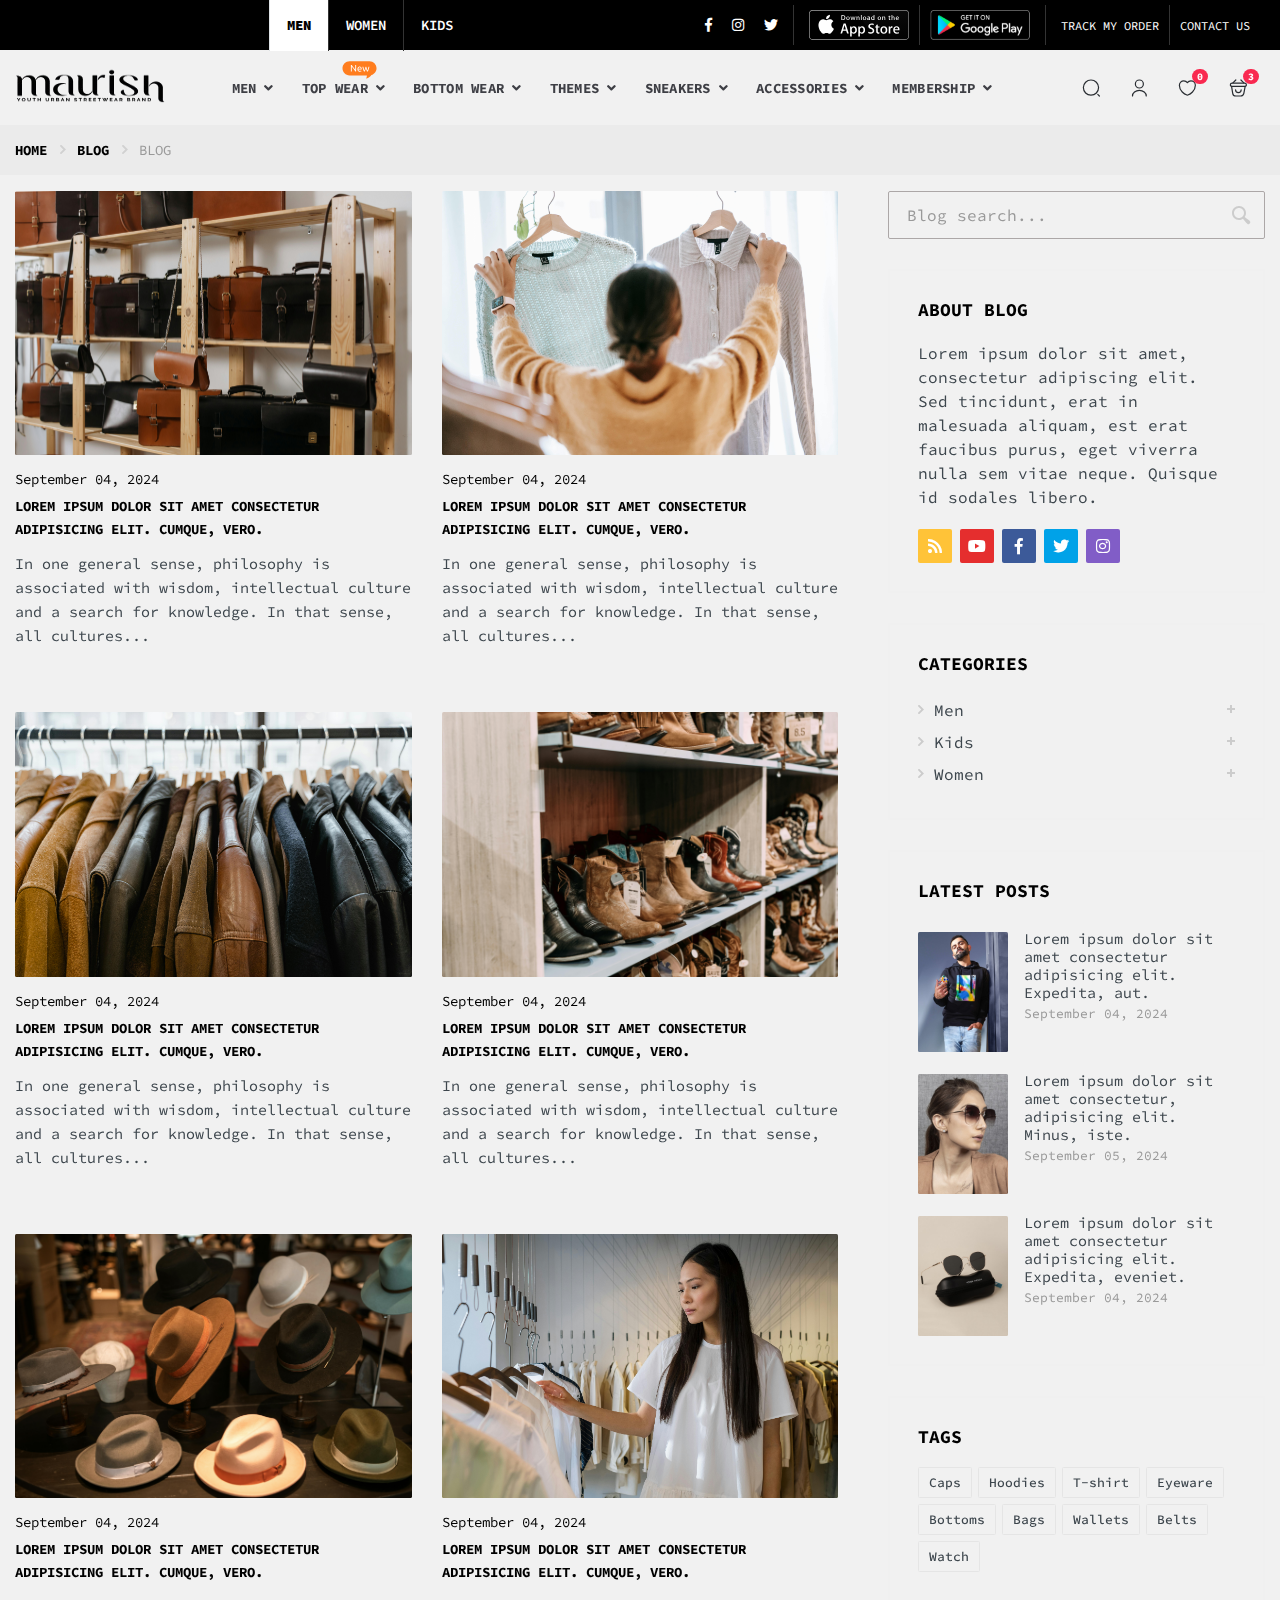
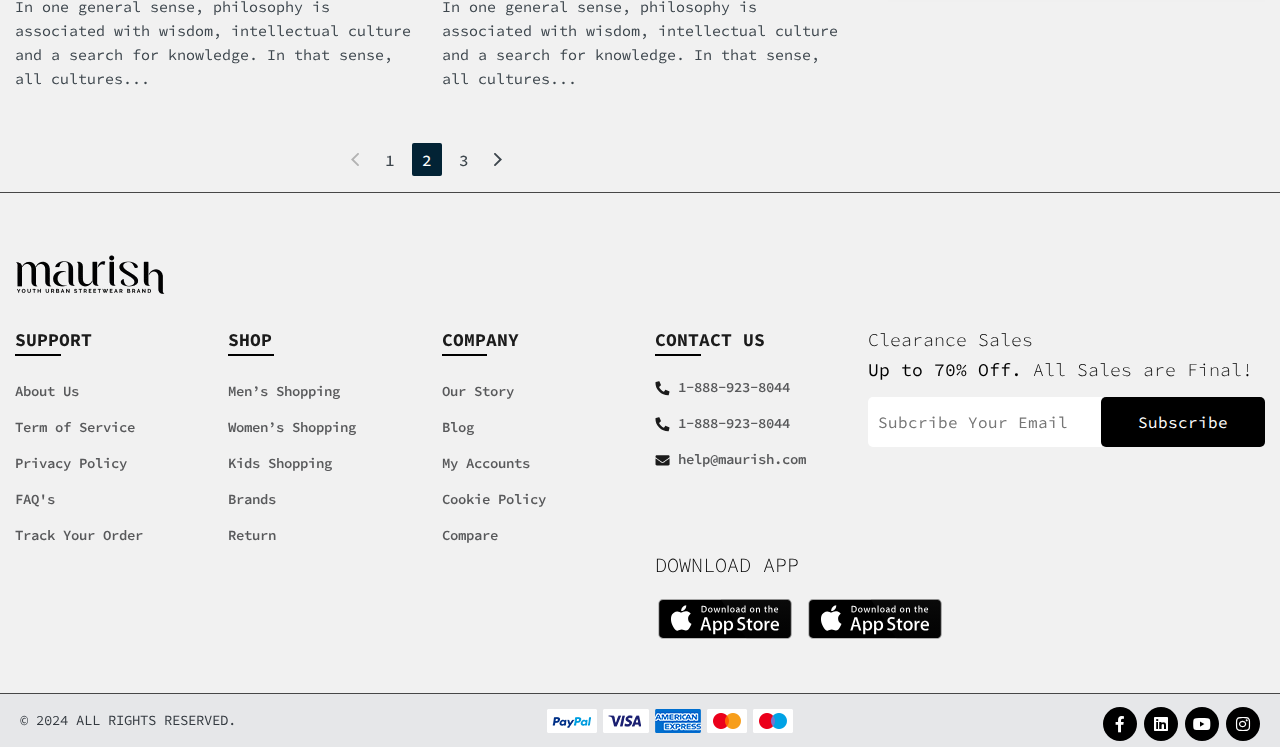
<file: blog.html>
<!DOCTYPE html>
<html lang="en" dir="ltr">
  <head>
    <meta charset="UTF-8" />
    <meta name="viewport" content="width=device-width,initial-scale=1" />
    <meta name="format-detection" content="telephone=no" />
    <title>Maurish Ecommerence</title>
    <link rel="icon" type="image/png" href="images/logo.jpeg" />
    <!-- fonts -->
    <link
      rel="stylesheet"
      href="https://fonts.googleapis.com/css?family=Roboto:400,400i,500,500i,700,700i"
    />
    <!-- css -->
    <link
      rel="stylesheet"
      href="vendor/bootstrap-4.2.1/css/bootstrap.min.css"
    />
    <link
      rel="stylesheet"
      href="vendor/owl-carousel-2.3.4/assets/owl.carousel.min.css"
    />
    <link rel="stylesheet" href="css/style.css" />
    <link rel="stylesheet" href="css/custom.css" />
    <!-- js -->
    <script src="vendor/jquery-3.3.1/jquery.min.js"></script>
    <script src="vendor/bootstrap-4.2.1/js/bootstrap.bundle.min.js"></script>
    <script src="vendor/owl-carousel-2.3.4/owl.carousel.min.js"></script>
    <script src="vendor/nouislider-12.1.0/nouislider.min.js"></script>
    <script src="js/number.js"></script>
    <script src="js/main.js"></script>
    <script src="vendor/svg4everybody-2.1.9/svg4everybody.min.js"></script>
    <script>
      svg4everybody();
    </script>
    <!-- font - fontawesome -->
    <link rel="stylesheet" href="vendor/fontawesome-5.6.1/css/all.min.css" />
    <!-- font - stroyka -->
    <link rel="stylesheet" href="fonts/stroyka/stroyka.css" />
    <script
      async
      src="https://www.googletagmanager.com/gtag/js?id=UA-97489509-6"
    ></script>
    <script>
      window.dataLayer = window.dataLayer || [];
      function gtag() {
        dataLayer.push(arguments);
      }
      gtag("js", new Date());
      gtag("config", "UA-97489509-6");
    </script>
  </head>

  <body>
    <!-- quickview-modal -->
    <div
      id="quickview-modal"
      class="modal fade"
      tabindex="-1"
      role="dialog"
      aria-hidden="true"
    >
      <div class="modal-dialog modal-dialog-centered modal-xl">
        <div class="modal-content"></div>
      </div>
    </div>
    <!-- quickview-modal / end -->

    <!-- mobilemenu -->
    <div class="mobilemenu">
      <div class="mobilemenu__backdrop"></div>
      <div class="mobilemenu__body">
        <div class="mobilemenu__header">
          <div class="mobilemenu__title">Menu</div>
          <button type="button" class="mobilemenu__close">
            <svg width="20px" height="20px">
              <use xlink:href="images/sprite.svg#cross-20"></use>
            </svg>
          </button>
        </div>
        <div class="mobilemenu__content">
          <ul
            class="nav nav-tabs"
            id="myTab"
            role="tablist"
            style="background: #000; padding-left: 20px"
          >
            <li class="nav-item" role="presentation">
              <button
                class="nav-link active"
                id="home-tab"
                data-toggle="tab"
                data-target="#home"
                type="button"
                role="tab"
                aria-controls="home"
                aria-selected="true"
                style="border-left: 1px solid transparent !important"
              >
                MEN
              </button>
            </li>
            <li class="nav-item" role="presentation">
              <button
                class="nav-link"
                id="profile-tab"
                data-toggle="tab"
                data-target="#profile"
                type="button"
                role="tab"
                aria-controls="profile"
                aria-selected="false"
                style="border-left: 1px solid #ddd !important"
              >
                WOMEN
              </button>
            </li>
            <li class="nav-item" role="presentation">
              <button
                class="nav-link"
                id="contact-tab"
                data-toggle="tab"
                data-target="#contact"
                type="button"
                role="tab"
                aria-controls="contact"
                aria-selected="false"
                style="border-left: 1px solid #ddd !important"
              >
                KIDS
              </button>
            </li>
          </ul>
          <div class="tab-content" id="myTabContent">
            <div
              class="tab-pane fade show active"
              id="home"
              role="tabpanel"
              aria-labelledby="home-tab"
            >
              <ul
                class="mobile-links mobile-links--level--0"
                data-collapse
                data-collapse-opened-class="mobile-links__item--open"
              >
                <li class="mobile-links__item" data-collapse-item>
                  <div class="mobile-links__item-title">
                    <a href="product-list.html" class="mobile-links__item-link"
                      >MEN</a
                    >
                    <button
                      class="mobile-links__item-toggle"
                      type="button"
                      data-collapse-trigger
                    >
                      <svg
                        class="mobile-links__item-arrow"
                        width="12px"
                        height="7px"
                      >
                        <use
                          xlink:href="images/sprite.svg#arrow-rounded-down-12x7"
                        ></use>
                      </svg>
                    </button>
                  </div>
                  <div
                    class="mobile-links__item-sub-links"
                    data-collapse-content
                  >
                    <ul class="mobile-links mobile-links--level--1">
                      <li class="mobile-links__item" data-collapse-item>
                        <div class="mobile-links__item-title">
                          <a
                            href="product-list.html"
                            class="mobile-links__item-link"
                            >Caps</a
                          >
                        </div>
                      </li>
                      <li class="mobile-links__item" data-collapse-item>
                        <div class="mobile-links__item-title">
                          <a
                            href="product-list.html"
                            class="mobile-links__item-link"
                            >Hoodies</a
                          >
                        </div>
                      </li>
                      <li class="mobile-links__item" data-collapse-item>
                        <div class="mobile-links__item-title">
                          <a
                            href="product-list.html"
                            class="mobile-links__item-link"
                            >T-shirt</a
                          >
                        </div>
                      </li>
                      <li class="mobile-links__item" data-collapse-item>
                        <div class="mobile-links__item-title">
                          <a
                            href="product-list.html"
                            class="mobile-links__item-link"
                            >Eyeware</a
                          >
                        </div>
                      </li>
                      <li class="mobile-links__item" data-collapse-item>
                        <div class="mobile-links__item-title">
                          <a
                            href="product-list.html"
                            class="mobile-links__item-link"
                            >Bottoms</a
                          >
                        </div>
                      </li>
                      <li class="mobile-links__item" data-collapse-item>
                        <div class="mobile-links__item-title">
                          <a
                            href="product-list.html"
                            class="mobile-links__item-link"
                            >Bags</a
                          >
                        </div>
                      </li>
                      <li class="mobile-links__item" data-collapse-item>
                        <div class="mobile-links__item-title">
                          <a
                            href="product-list.html"
                            class="mobile-links__item-link"
                            >Wallets</a
                          >
                        </div>
                      </li>
                      <li class="mobile-links__item" data-collapse-item>
                        <div class="mobile-links__item-title">
                          <a
                            href="product-list.html"
                            class="mobile-links__item-link"
                            >Belts</a
                          >
                        </div>
                      </li>
                      <li class="mobile-links__item" data-collapse-item>
                        <div class="mobile-links__item-title">
                          <a
                            href="product-list.html"
                            class="mobile-links__item-link"
                            >Watch</a
                          >
                        </div>
                      </li>
                    </ul>
                  </div>
                </li>

                <li class="mobile-links__item" data-collapse-item>
                  <div class="mobile-links__item-title">
                    <a href="product-list.html" class="mobile-links__item-link"
                      >TOP Wear</a
                    >
                    <button
                      class="mobile-links__item-toggle"
                      type="button"
                      data-collapse-trigger
                    >
                      <svg
                        class="mobile-links__item-arrow"
                        width="12px"
                        height="7px"
                      >
                        <use
                          xlink:href="images/sprite.svg#arrow-rounded-down-12x7"
                        ></use>
                      </svg>
                    </button>
                  </div>
                  <div
                    class="mobile-links__item-sub-links"
                    data-collapse-content
                  >
                    <ul class="mobile-links mobile-links--level--1">
                      <li class="mobile-links__item" data-collapse-item>
                        <div class="mobile-links__item-title">
                          <a
                            href="product-list.html"
                            class="mobile-links__item-link"
                            >Caps</a
                          >
                        </div>
                      </li>
                      <li class="mobile-links__item" data-collapse-item>
                        <div class="mobile-links__item-title">
                          <a
                            href="product-list.html"
                            class="mobile-links__item-link"
                            >Hoodies</a
                          >
                        </div>
                      </li>
                      <li class="mobile-links__item" data-collapse-item>
                        <div class="mobile-links__item-title">
                          <a
                            href="product-list.html"
                            class="mobile-links__item-link"
                            >T-shirt</a
                          >
                        </div>
                      </li>
                      <li class="mobile-links__item" data-collapse-item>
                        <div class="mobile-links__item-title">
                          <a
                            href="product-list.html"
                            class="mobile-links__item-link"
                            >Eyeware</a
                          >
                        </div>
                      </li>
                      <li class="mobile-links__item" data-collapse-item>
                        <div class="mobile-links__item-title">
                          <a
                            href="product-list.html"
                            class="mobile-links__item-link"
                            >Bottoms</a
                          >
                        </div>
                      </li>
                      <li class="mobile-links__item" data-collapse-item>
                        <div class="mobile-links__item-title">
                          <a
                            href="product-list.html"
                            class="mobile-links__item-link"
                            >Bags</a
                          >
                        </div>
                      </li>
                      <li class="mobile-links__item" data-collapse-item>
                        <div class="mobile-links__item-title">
                          <a
                            href="product-list.html"
                            class="mobile-links__item-link"
                            >Wallets</a
                          >
                        </div>
                      </li>
                      <li class="mobile-links__item" data-collapse-item>
                        <div class="mobile-links__item-title">
                          <a
                            href="product-list.html"
                            class="mobile-links__item-link"
                            >Belts</a
                          >
                        </div>
                      </li>
                      <li class="mobile-links__item" data-collapse-item>
                        <div class="mobile-links__item-title">
                          <a
                            href="product-list.html"
                            class="mobile-links__item-link"
                            >Watch</a
                          >
                        </div>
                      </li>
                    </ul>
                  </div>
                </li>

                <li class="mobile-links__item" data-collapse-item>
                  <div class="mobile-links__item-title">
                    <a href="product-list.html" class="mobile-links__item-link"
                      >Bottom Wear</a
                    >
                    <button
                      class="mobile-links__item-toggle"
                      type="button"
                      data-collapse-trigger
                    >
                      <svg
                        class="mobile-links__item-arrow"
                        width="12px"
                        height="7px"
                      >
                        <use
                          xlink:href="images/sprite.svg#arrow-rounded-down-12x7"
                        ></use>
                      </svg>
                    </button>
                  </div>
                  <div
                    class="mobile-links__item-sub-links"
                    data-collapse-content
                  >
                    <ul class="mobile-links mobile-links--level--1">
                      <li class="mobile-links__item" data-collapse-item>
                        <div class="mobile-links__item-title">
                          <a
                            href="product-list.html"
                            class="mobile-links__item-link"
                            >Caps</a
                          >
                        </div>
                      </li>
                      <li class="mobile-links__item" data-collapse-item>
                        <div class="mobile-links__item-title">
                          <a
                            href="product-list.html"
                            class="mobile-links__item-link"
                            >Hoodies</a
                          >
                        </div>
                      </li>
                      <li class="mobile-links__item" data-collapse-item>
                        <div class="mobile-links__item-title">
                          <a
                            href="product-list.html"
                            class="mobile-links__item-link"
                            >T-shirt</a
                          >
                        </div>
                      </li>
                      <li class="mobile-links__item" data-collapse-item>
                        <div class="mobile-links__item-title">
                          <a
                            href="product-list.html"
                            class="mobile-links__item-link"
                            >Eyeware</a
                          >
                        </div>
                      </li>
                      <li class="mobile-links__item" data-collapse-item>
                        <div class="mobile-links__item-title">
                          <a
                            href="product-list.html"
                            class="mobile-links__item-link"
                            >Bottoms</a
                          >
                        </div>
                      </li>
                      <li class="mobile-links__item" data-collapse-item>
                        <div class="mobile-links__item-title">
                          <a
                            href="product-list.html"
                            class="mobile-links__item-link"
                            >Bags</a
                          >
                        </div>
                      </li>
                      <li class="mobile-links__item" data-collapse-item>
                        <div class="mobile-links__item-title">
                          <a
                            href="product-list.html"
                            class="mobile-links__item-link"
                            >Wallets</a
                          >
                        </div>
                      </li>
                      <li class="mobile-links__item" data-collapse-item>
                        <div class="mobile-links__item-title">
                          <a
                            href="product-list.html"
                            class="mobile-links__item-link"
                            >Belts</a
                          >
                        </div>
                      </li>
                      <li class="mobile-links__item" data-collapse-item>
                        <div class="mobile-links__item-title">
                          <a
                            href="product-list.html"
                            class="mobile-links__item-link"
                            >Watch</a
                          >
                        </div>
                      </li>
                    </ul>
                  </div>
                </li>

                <li class="mobile-links__item" data-collapse-item>
                  <div class="mobile-links__item-title">
                    <a href="product-list.html" class="mobile-links__item-link">
                      themes
                    </a>
                    <button
                      class="mobile-links__item-toggle"
                      type="button"
                      data-collapse-trigger
                    >
                      <svg
                        class="mobile-links__item-arrow"
                        width="12px"
                        height="7px"
                      >
                        <use
                          xlink:href="images/sprite.svg#arrow-rounded-down-12x7"
                        ></use>
                      </svg>
                    </button>
                  </div>
                  <div
                    class="mobile-links__item-sub-links"
                    data-collapse-content
                  >
                    <ul class="mobile-links mobile-links--level--1">
                      <li class="mobile-links__item" data-collapse-item>
                        <div class="mobile-links__item-title">
                          <a
                            href="product-list.html"
                            class="mobile-links__item-link"
                            >Caps</a
                          >
                        </div>
                      </li>
                      <li class="mobile-links__item" data-collapse-item>
                        <div class="mobile-links__item-title">
                          <a
                            href="product-list.html"
                            class="mobile-links__item-link"
                            >Hoodies</a
                          >
                        </div>
                      </li>
                      <li class="mobile-links__item" data-collapse-item>
                        <div class="mobile-links__item-title">
                          <a
                            href="product-list.html"
                            class="mobile-links__item-link"
                            >T-shirt</a
                          >
                        </div>
                      </li>
                      <li class="mobile-links__item" data-collapse-item>
                        <div class="mobile-links__item-title">
                          <a
                            href="product-list.html"
                            class="mobile-links__item-link"
                            >Eyeware</a
                          >
                        </div>
                      </li>
                      <li class="mobile-links__item" data-collapse-item>
                        <div class="mobile-links__item-title">
                          <a
                            href="product-list.html"
                            class="mobile-links__item-link"
                            >Bottoms</a
                          >
                        </div>
                      </li>
                      <li class="mobile-links__item" data-collapse-item>
                        <div class="mobile-links__item-title">
                          <a
                            href="product-list.html"
                            class="mobile-links__item-link"
                            >Bags</a
                          >
                        </div>
                      </li>
                      <li class="mobile-links__item" data-collapse-item>
                        <div class="mobile-links__item-title">
                          <a
                            href="product-list.html"
                            class="mobile-links__item-link"
                            >Wallets</a
                          >
                        </div>
                      </li>
                      <li class="mobile-links__item" data-collapse-item>
                        <div class="mobile-links__item-title">
                          <a
                            href="product-list.html"
                            class="mobile-links__item-link"
                            >Belts</a
                          >
                        </div>
                      </li>
                      <li class="mobile-links__item" data-collapse-item>
                        <div class="mobile-links__item-title">
                          <a
                            href="product-list.html"
                            class="mobile-links__item-link"
                            >Watch</a
                          >
                        </div>
                      </li>
                    </ul>
                  </div>
                </li>

                <li class="mobile-links__item" data-collapse-item>
                  <div class="mobile-links__item-title">
                    <a href="product-list.html" class="mobile-links__item-link">
                      sneakers
                    </a>
                    <button
                      class="mobile-links__item-toggle"
                      type="button"
                      data-collapse-trigger
                    >
                      <svg
                        class="mobile-links__item-arrow"
                        width="12px"
                        height="7px"
                      >
                        <use
                          xlink:href="images/sprite.svg#arrow-rounded-down-12x7"
                        ></use>
                      </svg>
                    </button>
                  </div>
                  <div
                    class="mobile-links__item-sub-links"
                    data-collapse-content
                  >
                    <ul class="mobile-links mobile-links--level--1">
                      <li class="mobile-links__item" data-collapse-item>
                        <div class="mobile-links__item-title">
                          <a
                            href="product-list.html"
                            class="mobile-links__item-link"
                            >Caps</a
                          >
                        </div>
                      </li>
                      <li class="mobile-links__item" data-collapse-item>
                        <div class="mobile-links__item-title">
                          <a
                            href="product-list.html"
                            class="mobile-links__item-link"
                            >Hoodies</a
                          >
                        </div>
                      </li>
                      <li class="mobile-links__item" data-collapse-item>
                        <div class="mobile-links__item-title">
                          <a
                            href="product-list.html"
                            class="mobile-links__item-link"
                            >T-shirt</a
                          >
                        </div>
                      </li>
                      <li class="mobile-links__item" data-collapse-item>
                        <div class="mobile-links__item-title">
                          <a
                            href="product-list.html"
                            class="mobile-links__item-link"
                            >Eyeware</a
                          >
                        </div>
                      </li>
                      <li class="mobile-links__item" data-collapse-item>
                        <div class="mobile-links__item-title">
                          <a
                            href="product-list.html"
                            class="mobile-links__item-link"
                            >Bottoms</a
                          >
                        </div>
                      </li>
                      <li class="mobile-links__item" data-collapse-item>
                        <div class="mobile-links__item-title">
                          <a
                            href="product-list.html"
                            class="mobile-links__item-link"
                            >Bags</a
                          >
                        </div>
                      </li>
                      <li class="mobile-links__item" data-collapse-item>
                        <div class="mobile-links__item-title">
                          <a
                            href="product-list.html"
                            class="mobile-links__item-link"
                            >Wallets</a
                          >
                        </div>
                      </li>
                      <li class="mobile-links__item" data-collapse-item>
                        <div class="mobile-links__item-title">
                          <a
                            href="product-list.html"
                            class="mobile-links__item-link"
                            >Belts</a
                          >
                        </div>
                      </li>
                      <li class="mobile-links__item" data-collapse-item>
                        <div class="mobile-links__item-title">
                          <a
                            href="product-list.html"
                            class="mobile-links__item-link"
                            >Watch</a
                          >
                        </div>
                      </li>
                    </ul>
                  </div>
                </li>

                <li class="mobile-links__item" data-collapse-item>
                  <div class="mobile-links__item-title">
                    <a href="product-list.html" class="mobile-links__item-link">
                      mrish x google
                    </a>
                    <button
                      class="mobile-links__item-toggle"
                      type="button"
                      data-collapse-trigger
                    >
                      <svg
                        class="mobile-links__item-arrow"
                        width="12px"
                        height="7px"
                      >
                        <use
                          xlink:href="images/sprite.svg#arrow-rounded-down-12x7"
                        ></use>
                      </svg>
                    </button>
                  </div>
                  <div
                    class="mobile-links__item-sub-links"
                    data-collapse-content
                  >
                    <ul class="mobile-links mobile-links--level--1">
                      <li class="mobile-links__item" data-collapse-item>
                        <div class="mobile-links__item-title">
                          <a
                            href="product-list.html"
                            class="mobile-links__item-link"
                            >Caps</a
                          >
                        </div>
                      </li>
                      <li class="mobile-links__item" data-collapse-item>
                        <div class="mobile-links__item-title">
                          <a
                            href="product-list.html"
                            class="mobile-links__item-link"
                            >Hoodies</a
                          >
                        </div>
                      </li>
                      <li class="mobile-links__item" data-collapse-item>
                        <div class="mobile-links__item-title">
                          <a
                            href="product-list.html"
                            class="mobile-links__item-link"
                            >T-shirt</a
                          >
                        </div>
                      </li>
                      <li class="mobile-links__item" data-collapse-item>
                        <div class="mobile-links__item-title">
                          <a
                            href="product-list.html"
                            class="mobile-links__item-link"
                            >Eyeware</a
                          >
                        </div>
                      </li>
                      <li class="mobile-links__item" data-collapse-item>
                        <div class="mobile-links__item-title">
                          <a
                            href="product-list.html"
                            class="mobile-links__item-link"
                            >Bottoms</a
                          >
                        </div>
                      </li>
                      <li class="mobile-links__item" data-collapse-item>
                        <div class="mobile-links__item-title">
                          <a
                            href="product-list.html"
                            class="mobile-links__item-link"
                            >Bags</a
                          >
                        </div>
                      </li>
                      <li class="mobile-links__item" data-collapse-item>
                        <div class="mobile-links__item-title">
                          <a
                            href="product-list.html"
                            class="mobile-links__item-link"
                            >Wallets</a
                          >
                        </div>
                      </li>
                      <li class="mobile-links__item" data-collapse-item>
                        <div class="mobile-links__item-title">
                          <a
                            href="product-list.html"
                            class="mobile-links__item-link"
                            >Belts</a
                          >
                        </div>
                      </li>
                      <li class="mobile-links__item" data-collapse-item>
                        <div class="mobile-links__item-title">
                          <a
                            href="product-list.html"
                            class="mobile-links__item-link"
                            >Watch</a
                          >
                        </div>
                      </li>
                    </ul>
                  </div>
                </li>
              </ul>
            </div>
            <div
              class="tab-pane fade"
              id="profile"
              role="tabpanel"
              aria-labelledby="profile-tab"
            >
              <ul
                class="mobile-links mobile-links--level--0"
                data-collapse
                data-collapse-opened-class="mobile-links__item--open"
              >
                <li class="mobile-links__item" data-collapse-item>
                  <div class="mobile-links__item-title">
                    <a href="product-list.html" class="mobile-links__item-link"
                      >WOMEN</a
                    >
                    <button
                      class="mobile-links__item-toggle"
                      type="button"
                      data-collapse-trigger
                    >
                      <svg
                        class="mobile-links__item-arrow"
                        width="12px"
                        height="7px"
                      >
                        <use
                          xlink:href="images/sprite.svg#arrow-rounded-down-12x7"
                        ></use>
                      </svg>
                    </button>
                  </div>
                  <div
                    class="mobile-links__item-sub-links"
                    data-collapse-content
                  >
                    <ul class="mobile-links mobile-links--level--1">
                      <li class="mobile-links__item" data-collapse-item>
                        <div class="mobile-links__item-title">
                          <a
                            href="product-list.html"
                            class="mobile-links__item-link"
                            >Caps</a
                          >
                        </div>
                      </li>
                      <li class="mobile-links__item" data-collapse-item>
                        <div class="mobile-links__item-title">
                          <a
                            href="product-list.html"
                            class="mobile-links__item-link"
                            >Hoodies</a
                          >
                        </div>
                      </li>
                      <li class="mobile-links__item" data-collapse-item>
                        <div class="mobile-links__item-title">
                          <a
                            href="product-list.html"
                            class="mobile-links__item-link"
                            >T-shirt</a
                          >
                        </div>
                      </li>
                      <li class="mobile-links__item" data-collapse-item>
                        <div class="mobile-links__item-title">
                          <a
                            href="product-list.html"
                            class="mobile-links__item-link"
                            >Eyeware</a
                          >
                        </div>
                      </li>
                      <li class="mobile-links__item" data-collapse-item>
                        <div class="mobile-links__item-title">
                          <a
                            href="product-list.html"
                            class="mobile-links__item-link"
                            >Bottoms</a
                          >
                        </div>
                      </li>
                      <li class="mobile-links__item" data-collapse-item>
                        <div class="mobile-links__item-title">
                          <a
                            href="product-list.html"
                            class="mobile-links__item-link"
                            >Bags</a
                          >
                        </div>
                      </li>
                      <li class="mobile-links__item" data-collapse-item>
                        <div class="mobile-links__item-title">
                          <a
                            href="product-list.html"
                            class="mobile-links__item-link"
                            >Wallets</a
                          >
                        </div>
                      </li>
                      <li class="mobile-links__item" data-collapse-item>
                        <div class="mobile-links__item-title">
                          <a
                            href="product-list.html"
                            class="mobile-links__item-link"
                            >Belts</a
                          >
                        </div>
                      </li>
                      <li class="mobile-links__item" data-collapse-item>
                        <div class="mobile-links__item-title">
                          <a
                            href="product-list.html"
                            class="mobile-links__item-link"
                            >Watch</a
                          >
                        </div>
                      </li>
                    </ul>
                  </div>
                </li>

                <li class="mobile-links__item" data-collapse-item>
                  <div class="mobile-links__item-title">
                    <a href="product-list.html" class="mobile-links__item-link"
                      >Top wear</a
                    >
                    <button
                      class="mobile-links__item-toggle"
                      type="button"
                      data-collapse-trigger
                    >
                      <svg
                        class="mobile-links__item-arrow"
                        width="12px"
                        height="7px"
                      >
                        <use
                          xlink:href="images/sprite.svg#arrow-rounded-down-12x7"
                        ></use>
                      </svg>
                    </button>
                  </div>
                  <div
                    class="mobile-links__item-sub-links"
                    data-collapse-content
                  >
                    <ul class="mobile-links mobile-links--level--1">
                      <li class="mobile-links__item" data-collapse-item>
                        <div class="mobile-links__item-title">
                          <a
                            href="product-list.html"
                            class="mobile-links__item-link"
                            >Caps</a
                          >
                        </div>
                      </li>
                      <li class="mobile-links__item" data-collapse-item>
                        <div class="mobile-links__item-title">
                          <a
                            href="product-list.html"
                            class="mobile-links__item-link"
                            >Hoodies</a
                          >
                        </div>
                      </li>
                      <li class="mobile-links__item" data-collapse-item>
                        <div class="mobile-links__item-title">
                          <a
                            href="product-list.html"
                            class="mobile-links__item-link"
                            >T-shirt</a
                          >
                        </div>
                      </li>
                      <li class="mobile-links__item" data-collapse-item>
                        <div class="mobile-links__item-title">
                          <a
                            href="product-list.html"
                            class="mobile-links__item-link"
                            >Eyeware</a
                          >
                        </div>
                      </li>
                      <li class="mobile-links__item" data-collapse-item>
                        <div class="mobile-links__item-title">
                          <a
                            href="product-list.html"
                            class="mobile-links__item-link"
                            >Bottoms</a
                          >
                        </div>
                      </li>
                      <li class="mobile-links__item" data-collapse-item>
                        <div class="mobile-links__item-title">
                          <a
                            href="product-list.html"
                            class="mobile-links__item-link"
                            >Bags</a
                          >
                        </div>
                      </li>
                      <li class="mobile-links__item" data-collapse-item>
                        <div class="mobile-links__item-title">
                          <a
                            href="product-list.html"
                            class="mobile-links__item-link"
                            >Wallets</a
                          >
                        </div>
                      </li>
                      <li class="mobile-links__item" data-collapse-item>
                        <div class="mobile-links__item-title">
                          <a
                            href="product-list.html"
                            class="mobile-links__item-link"
                            >Belts</a
                          >
                        </div>
                      </li>
                      <li class="mobile-links__item" data-collapse-item>
                        <div class="mobile-links__item-title">
                          <a
                            href="product-list.html"
                            class="mobile-links__item-link"
                            >Watch</a
                          >
                        </div>
                      </li>
                    </ul>
                  </div>
                </li>

                <li class="mobile-links__item" data-collapse-item>
                  <div class="mobile-links__item-title">
                    <a href="product-list.html" class="mobile-links__item-link"
                      >Bottom Wear</a
                    >
                    <button
                      class="mobile-links__item-toggle"
                      type="button"
                      data-collapse-trigger
                    >
                      <svg
                        class="mobile-links__item-arrow"
                        width="12px"
                        height="7px"
                      >
                        <use
                          xlink:href="images/sprite.svg#arrow-rounded-down-12x7"
                        ></use>
                      </svg>
                    </button>
                  </div>
                  <div
                    class="mobile-links__item-sub-links"
                    data-collapse-content
                  >
                    <ul class="mobile-links mobile-links--level--1">
                      <li class="mobile-links__item" data-collapse-item>
                        <div class="mobile-links__item-title">
                          <a
                            href="product-list.html"
                            class="mobile-links__item-link"
                            >Caps</a
                          >
                        </div>
                      </li>
                      <li class="mobile-links__item" data-collapse-item>
                        <div class="mobile-links__item-title">
                          <a
                            href="product-list.html"
                            class="mobile-links__item-link"
                            >Hoodies</a
                          >
                        </div>
                      </li>
                      <li class="mobile-links__item" data-collapse-item>
                        <div class="mobile-links__item-title">
                          <a
                            href="product-list.html"
                            class="mobile-links__item-link"
                            >T-shirt</a
                          >
                        </div>
                      </li>
                      <li class="mobile-links__item" data-collapse-item>
                        <div class="mobile-links__item-title">
                          <a
                            href="product-list.html"
                            class="mobile-links__item-link"
                            >Eyeware</a
                          >
                        </div>
                      </li>
                      <li class="mobile-links__item" data-collapse-item>
                        <div class="mobile-links__item-title">
                          <a
                            href="product-list.html"
                            class="mobile-links__item-link"
                            >Bottoms</a
                          >
                        </div>
                      </li>
                      <li class="mobile-links__item" data-collapse-item>
                        <div class="mobile-links__item-title">
                          <a
                            href="product-list.html"
                            class="mobile-links__item-link"
                            >Bags</a
                          >
                        </div>
                      </li>
                      <li class="mobile-links__item" data-collapse-item>
                        <div class="mobile-links__item-title">
                          <a
                            href="product-list.html"
                            class="mobile-links__item-link"
                            >Wallets</a
                          >
                        </div>
                      </li>
                      <li class="mobile-links__item" data-collapse-item>
                        <div class="mobile-links__item-title">
                          <a
                            href="product-list.html"
                            class="mobile-links__item-link"
                            >Belts</a
                          >
                        </div>
                      </li>
                      <li class="mobile-links__item" data-collapse-item>
                        <div class="mobile-links__item-title">
                          <a
                            href="product-list.html"
                            class="mobile-links__item-link"
                            >Watch</a
                          >
                        </div>
                      </li>
                    </ul>
                  </div>
                </li>

                <li class="mobile-links__item" data-collapse-item>
                  <div class="mobile-links__item-title">
                    <a href="product-list.html" class="mobile-links__item-link"
                      >Sunglasses</a
                    >
                    <button
                      class="mobile-links__item-toggle"
                      type="button"
                      data-collapse-trigger
                    >
                      <svg
                        class="mobile-links__item-arrow"
                        width="12px"
                        height="7px"
                      >
                        <use
                          xlink:href="images/sprite.svg#arrow-rounded-down-12x7"
                        ></use>
                      </svg>
                    </button>
                  </div>
                  <div
                    class="mobile-links__item-sub-links"
                    data-collapse-content
                  >
                    <ul class="mobile-links mobile-links--level--1">
                      <li class="mobile-links__item" data-collapse-item>
                        <div class="mobile-links__item-title">
                          <a
                            href="product-list.html"
                            class="mobile-links__item-link"
                            >Caps</a
                          >
                        </div>
                      </li>
                      <li class="mobile-links__item" data-collapse-item>
                        <div class="mobile-links__item-title">
                          <a
                            href="product-list.html"
                            class="mobile-links__item-link"
                            >Hoodies</a
                          >
                        </div>
                      </li>
                      <li class="mobile-links__item" data-collapse-item>
                        <div class="mobile-links__item-title">
                          <a
                            href="product-list.html"
                            class="mobile-links__item-link"
                            >T-shirt</a
                          >
                        </div>
                      </li>
                      <li class="mobile-links__item" data-collapse-item>
                        <div class="mobile-links__item-title">
                          <a
                            href="product-list.html"
                            class="mobile-links__item-link"
                            >Eyeware</a
                          >
                        </div>
                      </li>
                      <li class="mobile-links__item" data-collapse-item>
                        <div class="mobile-links__item-title">
                          <a
                            href="product-list.html"
                            class="mobile-links__item-link"
                            >Bottoms</a
                          >
                        </div>
                      </li>
                      <li class="mobile-links__item" data-collapse-item>
                        <div class="mobile-links__item-title">
                          <a
                            href="product-list.html"
                            class="mobile-links__item-link"
                            >Bags</a
                          >
                        </div>
                      </li>
                      <li class="mobile-links__item" data-collapse-item>
                        <div class="mobile-links__item-title">
                          <a
                            href="product-list.html"
                            class="mobile-links__item-link"
                            >Wallets</a
                          >
                        </div>
                      </li>
                      <li class="mobile-links__item" data-collapse-item>
                        <div class="mobile-links__item-title">
                          <a
                            href="product-list.html"
                            class="mobile-links__item-link"
                            >Belts</a
                          >
                        </div>
                      </li>
                      <li class="mobile-links__item" data-collapse-item>
                        <div class="mobile-links__item-title">
                          <a
                            href="product-list.html"
                            class="mobile-links__item-link"
                            >Watch</a
                          >
                        </div>
                      </li>
                    </ul>
                  </div>
                </li>
              </ul>
            </div>
            <div
              class="tab-pane fade"
              id="contact"
              role="tabpanel"
              aria-labelledby="contact-tab"
            >
              <ul
                class="mobile-links mobile-links--level--0"
                data-collapse
                data-collapse-opened-class="mobile-links__item--open"
              >
                <li class="mobile-links__item" data-collapse-item>
                  <div class="mobile-links__item-title">
                    <a href="product-list.html" class="mobile-links__item-link"
                      >Kids</a
                    >
                    <button
                      class="mobile-links__item-toggle"
                      type="button"
                      data-collapse-trigger
                    >
                      <svg
                        class="mobile-links__item-arrow"
                        width="12px"
                        height="7px"
                      >
                        <use
                          xlink:href="images/sprite.svg#arrow-rounded-down-12x7"
                        ></use>
                      </svg>
                    </button>
                  </div>
                  <div
                    class="mobile-links__item-sub-links"
                    data-collapse-content
                  >
                    <ul class="mobile-links mobile-links--level--1">
                      <li class="mobile-links__item" data-collapse-item>
                        <div class="mobile-links__item-title">
                          <a
                            href="product-list.html"
                            class="mobile-links__item-link"
                            >Caps</a
                          >
                        </div>
                      </li>
                      <li class="mobile-links__item" data-collapse-item>
                        <div class="mobile-links__item-title">
                          <a
                            href="product-list.html"
                            class="mobile-links__item-link"
                            >Hoodies</a
                          >
                        </div>
                      </li>
                      <li class="mobile-links__item" data-collapse-item>
                        <div class="mobile-links__item-title">
                          <a
                            href="product-list.html"
                            class="mobile-links__item-link"
                            >T-shirt</a
                          >
                        </div>
                      </li>
                      <li class="mobile-links__item" data-collapse-item>
                        <div class="mobile-links__item-title">
                          <a
                            href="product-list.html"
                            class="mobile-links__item-link"
                            >Eyeware</a
                          >
                        </div>
                      </li>
                      <li class="mobile-links__item" data-collapse-item>
                        <div class="mobile-links__item-title">
                          <a
                            href="product-list.html"
                            class="mobile-links__item-link"
                            >Bottoms</a
                          >
                        </div>
                      </li>
                      <li class="mobile-links__item" data-collapse-item>
                        <div class="mobile-links__item-title">
                          <a
                            href="product-list.html"
                            class="mobile-links__item-link"
                            >Bags</a
                          >
                        </div>
                      </li>
                      <li class="mobile-links__item" data-collapse-item>
                        <div class="mobile-links__item-title">
                          <a
                            href="product-list.html"
                            class="mobile-links__item-link"
                            >Wallets</a
                          >
                        </div>
                      </li>
                      <li class="mobile-links__item" data-collapse-item>
                        <div class="mobile-links__item-title">
                          <a
                            href="product-list.html"
                            class="mobile-links__item-link"
                            >Belts</a
                          >
                        </div>
                      </li>
                      <li class="mobile-links__item" data-collapse-item>
                        <div class="mobile-links__item-title">
                          <a
                            href="product-list.html"
                            class="mobile-links__item-link"
                            >Watch</a
                          >
                        </div>
                      </li>
                    </ul>
                  </div>
                </li>

                <li class="mobile-links__item" data-collapse-item>
                  <div class="mobile-links__item-title">
                    <a href="product-list.html" class="mobile-links__item-link"
                      >Top Wear</a
                    >
                    <button
                      class="mobile-links__item-toggle"
                      type="button"
                      data-collapse-trigger
                    >
                      <svg
                        class="mobile-links__item-arrow"
                        width="12px"
                        height="7px"
                      >
                        <use
                          xlink:href="images/sprite.svg#arrow-rounded-down-12x7"
                        ></use>
                      </svg>
                    </button>
                  </div>
                  <div
                    class="mobile-links__item-sub-links"
                    data-collapse-content
                  >
                    <ul class="mobile-links mobile-links--level--1">
                      <li class="mobile-links__item" data-collapse-item>
                        <div class="mobile-links__item-title">
                          <a
                            href="product-list.html"
                            class="mobile-links__item-link"
                            >Caps</a
                          >
                        </div>
                      </li>
                      <li class="mobile-links__item" data-collapse-item>
                        <div class="mobile-links__item-title">
                          <a
                            href="product-list.html"
                            class="mobile-links__item-link"
                            >Hoodies</a
                          >
                        </div>
                      </li>
                      <li class="mobile-links__item" data-collapse-item>
                        <div class="mobile-links__item-title">
                          <a
                            href="product-list.html"
                            class="mobile-links__item-link"
                            >T-shirt</a
                          >
                        </div>
                      </li>
                      <li class="mobile-links__item" data-collapse-item>
                        <div class="mobile-links__item-title">
                          <a
                            href="product-list.html"
                            class="mobile-links__item-link"
                            >Eyeware</a
                          >
                        </div>
                      </li>
                      <li class="mobile-links__item" data-collapse-item>
                        <div class="mobile-links__item-title">
                          <a
                            href="product-list.html"
                            class="mobile-links__item-link"
                            >Bottoms</a
                          >
                        </div>
                      </li>
                      <li class="mobile-links__item" data-collapse-item>
                        <div class="mobile-links__item-title">
                          <a
                            href="product-list.html"
                            class="mobile-links__item-link"
                            >Bags</a
                          >
                        </div>
                      </li>
                      <li class="mobile-links__item" data-collapse-item>
                        <div class="mobile-links__item-title">
                          <a
                            href="product-list.html"
                            class="mobile-links__item-link"
                            >Wallets</a
                          >
                        </div>
                      </li>
                      <li class="mobile-links__item" data-collapse-item>
                        <div class="mobile-links__item-title">
                          <a
                            href="product-list.html"
                            class="mobile-links__item-link"
                            >Belts</a
                          >
                        </div>
                      </li>
                      <li class="mobile-links__item" data-collapse-item>
                        <div class="mobile-links__item-title">
                          <a
                            href="product-list.html"
                            class="mobile-links__item-link"
                            >Watch</a
                          >
                        </div>
                      </li>
                    </ul>
                  </div>
                </li>

                <li class="mobile-links__item" data-collapse-item>
                  <div class="mobile-links__item-title">
                    <a href="product-list.html" class="mobile-links__item-link"
                      >Bottom Wear</a
                    >
                    <button
                      class="mobile-links__item-toggle"
                      type="button"
                      data-collapse-trigger
                    >
                      <svg
                        class="mobile-links__item-arrow"
                        width="12px"
                        height="7px"
                      >
                        <use
                          xlink:href="images/sprite.svg#arrow-rounded-down-12x7"
                        ></use>
                      </svg>
                    </button>
                  </div>
                  <div
                    class="mobile-links__item-sub-links"
                    data-collapse-content
                  >
                    <ul class="mobile-links mobile-links--level--1">
                      <li class="mobile-links__item" data-collapse-item>
                        <div class="mobile-links__item-title">
                          <a
                            href="product-list.html"
                            class="mobile-links__item-link"
                            >Caps</a
                          >
                        </div>
                      </li>
                      <li class="mobile-links__item" data-collapse-item>
                        <div class="mobile-links__item-title">
                          <a
                            href="product-list.html"
                            class="mobile-links__item-link"
                            >Hoodies</a
                          >
                        </div>
                      </li>
                      <li class="mobile-links__item" data-collapse-item>
                        <div class="mobile-links__item-title">
                          <a
                            href="product-list.html"
                            class="mobile-links__item-link"
                            >T-shirt</a
                          >
                        </div>
                      </li>
                      <li class="mobile-links__item" data-collapse-item>
                        <div class="mobile-links__item-title">
                          <a
                            href="product-list.html"
                            class="mobile-links__item-link"
                            >Eyeware</a
                          >
                        </div>
                      </li>
                      <li class="mobile-links__item" data-collapse-item>
                        <div class="mobile-links__item-title">
                          <a
                            href="product-list.html"
                            class="mobile-links__item-link"
                            >Bottoms</a
                          >
                        </div>
                      </li>
                      <li class="mobile-links__item" data-collapse-item>
                        <div class="mobile-links__item-title">
                          <a
                            href="product-list.html"
                            class="mobile-links__item-link"
                            >Bags</a
                          >
                        </div>
                      </li>
                      <li class="mobile-links__item" data-collapse-item>
                        <div class="mobile-links__item-title">
                          <a
                            href="product-list.html"
                            class="mobile-links__item-link"
                            >Wallets</a
                          >
                        </div>
                      </li>
                      <li class="mobile-links__item" data-collapse-item>
                        <div class="mobile-links__item-title">
                          <a
                            href="product-list.html"
                            class="mobile-links__item-link"
                            >Belts</a
                          >
                        </div>
                      </li>
                      <li class="mobile-links__item" data-collapse-item>
                        <div class="mobile-links__item-title">
                          <a
                            href="product-list.html"
                            class="mobile-links__item-link"
                            >Watch</a
                          >
                        </div>
                      </li>
                    </ul>
                  </div>
                </li>
              </ul>
            </div>
          </div>
          <ul
            class="mobile-links mobile-links--level--0"
            data-collapse
            data-collapse-opened-class="mobile-links__item--open"
          >
            <li class="mobile-links__item" data-collapse-item>
              <div class="mobile-links__item-title">
                <a href="my-account.html" class="mobile-links__item-link"
                  >MY ACCOUNT</a
                >
                <button
                  class="mobile-links__item-toggle"
                  type="button"
                  data-collapse-trigger
                >
                  <svg
                    class="mobile-links__item-arrow"
                    width="12px"
                    height="7px"
                  >
                    <use
                      xlink:href="images/sprite.svg#arrow-rounded-down-12x7"
                    ></use>
                  </svg>
                </button>
              </div>
              <div class="mobile-links__item-sub-links" data-collapse-content>
                <ul class="mobile-links mobile-links--level--1">
                  <li class="mobile-links__item" data-collapse-item>
                    <div class="mobile-links__item-title">
                      <a href="login.html" class="mobile-links__item-link"
                        >Login</a
                      >
                      <button
                        class="mobile-links__item-toggle"
                        type="button"
                        data-collapse-trigger
                      >
                        <svg
                          class="mobile-links__item-arrow"
                          width="12px"
                          height="7px"
                        >
                          <use
                            xlink:href="images/sprite.svg#arrow-rounded-down-12x7"
                          ></use>
                        </svg>
                      </button>
                    </div>
                    <div
                      class="mobile-links__item-sub-links"
                      data-collapse-content
                    >
                      <ul class="mobile-links mobile-links--level--2">
                        <li class="mobile-links__item" data-collapse-item>
                          <div class="mobile-links__item-title">
                            <a
                              href="my-profile.html"
                              class="mobile-links__item-link"
                              >My Profile</a
                            >
                          </div>
                        </li>
                      </ul>
                    </div>
                  </li>

                  <li class="mobile-links__item" data-collapse-item>
                    <div class="mobile-links__item-title">
                      <a href="cart.html" class="mobile-links__item-link"
                        >Cart</a
                      >
                    </div>
                  </li>
                  <li class="mobile-links__item" data-collapse-item>
                    <div class="mobile-links__item-title">
                      <a href="checkout.html" class="mobile-links__item-link"
                        >Checkout</a
                      >
                    </div>
                  </li>
                  <li class="mobile-links__item" data-collapse-item>
                    <div class="mobile-links__item-title">
                      <a href="wishlist.html" class="mobile-links__item-link"
                        >Wishlist</a
                      >
                    </div>
                  </li>
                  <li class="mobile-links__item" data-collapse-item>
                    <div class="mobile-links__item-title">
                      <a href="compare.html" class="mobile-links__item-link"
                        >Compare</a
                      >
                    </div>
                  </li>
                  <li class="mobile-links__item" data-collapse-item>
                    <div class="mobile-links__item-title">
                      <a href="account.html" class="mobile-links__item-link"
                        >My Account</a
                      >
                    </div>
                  </li>
                  <li class="mobile-links__item" data-collapse-item>
                    <div class="mobile-links__item-title">
                      <a href="track-order.html" class="mobile-links__item-link"
                        >Track Order</a
                      >
                    </div>
                  </li>
                </ul>
              </div>
            </li>
          </ul>
        </div>
      </div>
    </div>
    <!-- mobilemenu / end -->

    <!-- site -->
    <div class="site">
      <!-- mobile site__header -->
      <header class="site__header d-lg-none">
        <div class="mobile-header mobile-header--sticky mobile-header--stuck">
          <div class="mobile-header__panel">
            <div class="container">
              <div class="mobile-header__body">
                <button class="mobile-header__menu-button">
                  <svg width="18px" height="14px">
                    <use xlink:href="images/sprite.svg#menu-18x14"></use>
                  </svg>
                </button>
                <a class="mobile-header__logo" href="index.html">
                  <img
                    src="images/logo.png"
                    alt="logo"
                    style="width: 80px; height: 40px"
                  />
                </a>
                <div class="mobile-header__search">
                  <form class="mobile-header__search-form" action="#">
                    <input
                      class="mobile-header__search-input"
                      name="search"
                      placeholder="Search over 10,000 products"
                      aria-label="Site search"
                      type="text"
                      autocomplete="off"
                    />
                    <button
                      class="mobile-header__search-button mobile-header__search-button--submit"
                      type="submit"
                    >
                      <svg width="20px" height="20px">
                        <use xlink:href="images/sprite.svg#search-20"></use>
                      </svg>
                    </button>
                    <button
                      class="mobile-header__search-button mobile-header__search-button--close"
                      type="button"
                    >
                      <svg width="20px" height="20px">
                        <use xlink:href="images/sprite.svg#cross-20"></use>
                      </svg>
                    </button>
                    <div class="mobile-header__search-body"></div>
                  </form>
                </div>
                <div class="mobile-header__indicators">
                  <div
                    class="indicator indicator--mobile-search indicator--mobile d-sm-none"
                  >
                    <button class="indicator__button">
                      <span class="indicator__area">
                        <img
                          src="images/icons/mobile-search.svg"
                          alt="img"
                          style="width: 35px; height: 35px"
                      /></span>
                    </button>
                  </div>
                  <div class="indicator indicator--mobile">
                    <a
                      href="cart.html"
                      class="indicator__button"
                      style="margin: 10px"
                    >
                      <img
                        src="images/icons/5.svg"
                        alt="bag"
                        style="width: 35px; height: 35px"
                      />
                      <span class="indicator__value">3</span>
                    </a>
                  </div>

                  <div class="indicator indicator--mobile d-none">
                    <a href="profile.html" class="indicator__button"
                      ><span class="indicator__area">
                        <img
                          src="images/icons/6.svg"
                          alt="bag"
                          style="width: 25px; height: 25px"
                        />
                      </span>
                    </a>
                  </div>
                </div>
              </div>
            </div>
          </div>
        </div>
      </header>

      <!-- mobile site__header / end -->

      <!-- desktop site__header -->
      <header class="site__header d-lg-block d-none">
        <div class="site-header">
          <!-- .topbar -->
          <div class="site-header__topbar topbar">
            <div class="topbar__container">
              <div class="topbar__row">
                <div class="topbar__spring"></div>
                <div
                  class="topbar__item topbar__item--link"
                  style="display: flex; justify-content: center"
                >
                  <ul
                    class="nav nav-tabs"
                    id="myTab"
                    role="tablist"
                    style="border-bottom: none !important"
                  >
                    <li class="nav-item" role="presentation">
                      <button
                        class="nav-link active"
                        id="MEN-tab"
                        data-toggle="tab"
                        data-target="#MEN"
                        type="button"
                        role="tab"
                        aria-controls="MEN"
                        aria-selected="true"
                      >
                        MEN
                      </button>
                    </li>
                    <li class="nav-item" role="presentation">
                      <button
                        class="nav-link"
                        id="WOMEN-tab"
                        data-toggle="tab"
                        data-target="#WOMEN"
                        type="button"
                        role="tab"
                        aria-controls="WOMEN"
                        aria-selected="false"
                      >
                        WOMEN
                      </button>
                    </li>
                    <li class="nav-item" role="presentation">
                      <button
                        class="nav-link"
                        id="KIDS-tab"
                        data-toggle="tab"
                        data-target="#KIDS"
                        type="button"
                        role="tab"
                        aria-controls="KIDS"
                        aria-selected="false"
                      >
                        KIDS
                      </button>
                    </li>
                  </ul>
                </div>

                <div class="topbar__item">
                  <div class="d-flex top-bar-social-icons">
                    <a href="">
                      <i class="fab fa-facebook-f"></i>
                    </a>
                    <a href="">
                      <i class="fab fa-instagram"></i>
                    </a>
                    <a href="">
                      <i class="fab fa-twitter"></i>
                    </a>
                  </div>
                  <div class="vertical-line"></div>
                  <div class="topbar-downloads">
                    <a href="">
                      <img
                        src="images/banners/app.svg"
                        alt="app"
                        class="img-fluid"
                      />
                    </a>
                    <div class="vertical-line"></div>
                    <a href="">
                      <img
                        src="images/banners/google.svg"
                        alt="app"
                        class="img-fluid"
                      />
                    </a>
                  </div>
                  <div class="vertical-line"></div>
                  <div class="topbar-right-links">
                    <a href="track-order.html">Track My Order</a>
                    <div class="vertical-line"></div>
                    <a href="contact-us.html">Contact Us</a>
                  </div>
                </div>
              </div>
            </div>
          </div>
          <!-- .topbar / end -->

          <div class="site-header__nav-panel">
            <div class="nav-panel">
              <div class="nav-panel__container container">
                <div class="nav-panel__row">
                  <div class="nav-panel__logo">
                    <a href="index.html">
                      <img
                        src="./images/logo.png"
                        alt="logo"
                        style="width: 150px; height: 60px"
                      />
                    </a>
                  </div>
                  <!-- .nav-links -->

                  <div
                    class="tab-content nav-panel__nav-links nav-links mx-auto"
                    id="myTabContent"
                  >
                    <div
                      class="tab-pane fade show active"
                      id="MEN"
                      role="tabpanel"
                      aria-labelledby="MEN-tab"
                    >
                      <ul class="nav-links__list">
                        <li
                          class="nav-links__item nav-links__item--with-submenu"
                        >
                          <a href="index.html">
                            <span
                              >MEN <i class="fas fa-angle-down mx-2"></i> </span
                          ></a>
                          <div class="nav-links__menu">
                            <!-- .menu -->
                            <ul class="menu menu--layout--classic">
                              <li><a href="product-list.html">Caps</a></li>
                              <li><a href="product-list.html">Hoodies</a></li>
                              <li><a href="product-list.html">T-shirt</a></li>
                              <li><a href="product-list.html">Eyeware</a></li>
                              <li><a href="product-list.html">Bottoms</a></li>
                              <li><a href="product-list.html">Bags</a></li>
                              <li><a href="product-list.html">Wallets</a></li>
                              <li><a href="product-list.html">Belts</a></li>
                              <li><a href="product-list.html">Watch</a></li>
                            </ul>
                            <!-- .menu / end -->
                          </div>
                        </li>

                        <li
                          class="nav-links__item nav-links__item--with-submenu"
                        >
                          <div
                            style="
                              position: absolute;
                              top: 6px;
                              margin-left: 50px;
                            "
                          >
                            <img
                              src="images/icons/7.svg"
                              alt="img"
                              style="width: 35px; height: 18px"
                            />
                          </div>
                          <a href="index.html" style="position: relative">
                            <span
                              >Top Wear
                              <i class="fas fa-angle-down mx-2"></i> </span
                          ></a>
                          <div class="nav-links__menu">
                            <!-- .menu -->
                            <ul class="menu menu--layout--classic">
                              <li><a href="product-list.html">Caps</a></li>
                              <li><a href="product-list.html">Hoodies</a></li>
                              <li><a href="product-list.html">T-shirt</a></li>
                              <li><a href="product-list.html">Eyeware</a></li>
                              <li><a href="product-list.html">Bottoms</a></li>
                              <li><a href="product-list.html">Bags</a></li>
                              <li><a href="product-list.html">Wallets</a></li>
                              <li><a href="product-list.html">Belts</a></li>
                              <li><a href="product-list.html">Watch</a></li>
                            </ul>
                            <!-- .menu / end -->
                          </div>
                        </li>

                        <li
                          class="nav-links__item nav-links__item--with-submenu"
                        >
                          <a href="index.html">
                            <span
                              >Bottom Wear
                              <i class="fas fa-angle-down mx-2"></i> </span
                          ></a>
                          <div class="nav-links__menu">
                            <!-- .menu -->
                            <ul class="menu menu--layout--classic">
                              <li><a href="product-list.html">Caps</a></li>
                              <li><a href="product-list.html">Hoodies</a></li>
                              <li><a href="product-list.html">T-shirt</a></li>
                              <li><a href="product-list.html">Eyeware</a></li>
                              <li><a href="product-list.html">Bottoms</a></li>
                              <li><a href="product-list.html">Bags</a></li>
                              <li><a href="product-list.html">Wallets</a></li>
                              <li><a href="product-list.html">Belts</a></li>
                              <li><a href="product-list.html">Watch</a></li>
                            </ul>
                            <!-- .menu / end -->
                          </div>
                        </li>

                        <li
                          class="nav-links__item nav-links__item--with-submenu"
                        >
                          <a href="index.html">
                            <span
                              >themes
                              <i class="fas fa-angle-down mx-2"></i> </span
                          ></a>
                          <div class="nav-links__menu">
                            <!-- .menu -->
                            <ul class="menu menu--layout--classic">
                              <li><a href="product-list.html">Caps</a></li>
                              <li><a href="product-list.html">Hoodies</a></li>
                              <li><a href="product-list.html">T-shirt</a></li>
                              <li><a href="product-list.html">Eyeware</a></li>
                              <li><a href="product-list.html">Bottoms</a></li>
                              <li><a href="product-list.html">Bags</a></li>
                              <li><a href="product-list.html">Wallets</a></li>
                              <li><a href="product-list.html">Belts</a></li>
                              <li><a href="product-list.html">Watch</a></li>
                            </ul>
                            <!-- .menu / end -->
                          </div>
                        </li>

                        <li
                          class="nav-links__item nav-links__item--with-submenu"
                        >
                          <a href="index.html">
                            <span
                              >sneakers
                              <i class="fas fa-angle-down mx-2"></i> </span
                          ></a>
                          <div class="nav-links__menu">
                            <!-- .menu -->
                            <ul class="menu menu--layout--classic">
                              <li><a href="product-list.html">Caps</a></li>
                              <li><a href="product-list.html">Hoodies</a></li>
                              <li><a href="product-list.html">T-shirt</a></li>
                              <li><a href="product-list.html">Eyeware</a></li>
                              <li><a href="product-list.html">Bottoms</a></li>
                              <li><a href="product-list.html">Bags</a></li>
                              <li><a href="product-list.html">Wallets</a></li>
                              <li><a href="product-list.html">Belts</a></li>
                              <li><a href="product-list.html">Watch</a></li>
                            </ul>
                            <!-- .menu / end -->
                          </div>
                        </li>

                        <li
                          class="nav-links__item nav-links__item--with-submenu"
                        >
                          <a href="index.html">
                            <span
                              >accessories
                              <i class="fas fa-angle-down mx-2"></i> </span
                          ></a>
                          <div class="nav-links__menu">
                            <!-- .menu -->
                            <ul class="menu menu--layout--classic">
                              <li><a href="product-list.html">Caps</a></li>
                              <li><a href="product-list.html">Hoodies</a></li>
                              <li><a href="product-list.html">T-shirt</a></li>
                              <li><a href="product-list.html">Eyeware</a></li>
                              <li><a href="product-list.html">Bottoms</a></li>
                              <li><a href="product-list.html">Bags</a></li>
                              <li><a href="product-list.html">Wallets</a></li>
                              <li><a href="product-list.html">Belts</a></li>
                              <li><a href="product-list.html">Watch</a></li>
                            </ul>
                            <!-- .menu / end -->
                          </div>
                        </li>

                        <li
                          class="nav-links__item nav-links__item--with-submenu"
                        >
                          <a href="index.html">
                            <span
                              >membership
                              <i class="fas fa-angle-down mx-2"></i> </span
                          ></a>
                          <div class="nav-links__menu">
                            <!-- .menu -->
                            <ul class="menu menu--layout--classic">
                              <li><a href="product-list.html">Caps</a></li>
                              <li><a href="product-list.html">Hoodies</a></li>
                              <li><a href="product-list.html">T-shirt</a></li>
                              <li><a href="product-list.html">Eyeware</a></li>
                              <li><a href="product-list.html">Bottoms</a></li>
                              <li><a href="product-list.html">Bags</a></li>
                              <li><a href="product-list.html">Wallets</a></li>
                              <li><a href="product-list.html">Belts</a></li>
                              <li><a href="product-list.html">Watch</a></li>
                            </ul>
                            <!-- .menu / end -->
                          </div>
                        </li>
                      </ul>
                    </div>
                    <div
                      class="tab-pane fade"
                      id="WOMEN"
                      role="tabpanel"
                      aria-labelledby="WOMEN-tab"
                    >
                      <ul class="nav-links__list">
                        <li
                          class="nav-links__item nav-links__item--with-submenu"
                        >
                          <a href="index.html">
                            <span
                              >WOMEN
                              <i class="fas fa-angle-down mx-2"></i> </span
                          ></a>
                          <div class="nav-links__menu">
                            <!-- .menu -->
                            <ul class="menu menu--layout--classic">
                              <li><a href="product-list.html">Caps</a></li>
                              <li><a href="product-list.html">Hoodies</a></li>
                              <li><a href="product-list.html">T-shirt</a></li>
                              <li><a href="product-list.html">Eyeware</a></li>
                              <li><a href="product-list.html">Bottoms</a></li>
                              <li><a href="product-list.html">Bags</a></li>
                              <li><a href="product-list.html">Wallets</a></li>
                              <li><a href="product-list.html">Belts</a></li>
                              <li><a href="product-list.html">Watch</a></li>
                            </ul>
                            <!-- .menu / end -->
                          </div>
                        </li>

                        <li
                          class="nav-links__item nav-links__item--with-submenu"
                        >
                          <a href="index.html">
                            <span
                              >Top Wear
                              <i class="fas fa-angle-down mx-2"></i> </span
                          ></a>
                          <div class="nav-links__menu">
                            <!-- .menu -->
                            <ul class="menu menu--layout--classic">
                              <li><a href="product-list.html">Caps</a></li>
                              <li><a href="product-list.html">Hoodies</a></li>
                              <li><a href="product-list.html">T-shirt</a></li>
                              <li><a href="product-list.html">Eyeware</a></li>
                              <li><a href="product-list.html">Bottoms</a></li>
                              <li><a href="product-list.html">Bags</a></li>
                              <li><a href="product-list.html">Wallets</a></li>
                              <li><a href="product-list.html">Belts</a></li>
                              <li><a href="product-list.html">Watch</a></li>
                            </ul>
                            <!-- .menu / end -->
                          </div>
                        </li>

                        <li
                          class="nav-links__item nav-links__item--with-submenu"
                        >
                          <a href="index.html">
                            <span
                              >Bottom Wear
                              <i class="fas fa-angle-down mx-2"></i> </span
                          ></a>
                          <div class="nav-links__menu">
                            <!-- .menu -->
                            <ul class="menu menu--layout--classic">
                              <li><a href="product-list.html">Caps</a></li>
                              <li><a href="product-list.html">Hoodies</a></li>
                              <li><a href="product-list.html">T-shirt</a></li>
                              <li><a href="product-list.html">Eyeware</a></li>
                              <li><a href="product-list.html">Bottoms</a></li>
                              <li><a href="product-list.html">Bags</a></li>
                              <li><a href="product-list.html">Wallets</a></li>
                              <li><a href="product-list.html">Belts</a></li>
                              <li><a href="product-list.html">Watch</a></li>
                            </ul>
                            <!-- .menu / end -->
                          </div>
                        </li>

                        <li
                          class="nav-links__item nav-links__item--with-submenu"
                        >
                          <a href="index.html">
                            <span
                              >themes
                              <i class="fas fa-angle-down mx-2"></i> </span
                          ></a>
                          <div class="nav-links__menu">
                            <!-- .menu -->
                            <ul class="menu menu--layout--classic">
                              <li><a href="product-list.html">Caps</a></li>
                              <li><a href="product-list.html">Hoodies</a></li>
                              <li><a href="product-list.html">T-shirt</a></li>
                              <li><a href="product-list.html">Eyeware</a></li>
                              <li><a href="product-list.html">Bottoms</a></li>
                              <li><a href="product-list.html">Bags</a></li>
                              <li><a href="product-list.html">Wallets</a></li>
                              <li><a href="product-list.html">Belts</a></li>
                              <li><a href="product-list.html">Watch</a></li>
                            </ul>
                            <!-- .menu / end -->
                          </div>
                        </li>

                        <li
                          class="nav-links__item nav-links__item--with-submenu"
                        >
                          <a href="index.html">
                            <span
                              >sneakers
                              <i class="fas fa-angle-down mx-2"></i> </span
                          ></a>
                          <div class="nav-links__menu">
                            <!-- .menu -->
                            <ul class="menu menu--layout--classic">
                              <li><a href="product-list.html">Caps</a></li>
                              <li><a href="product-list.html">Hoodies</a></li>
                              <li><a href="product-list.html">T-shirt</a></li>
                              <li><a href="product-list.html">Eyeware</a></li>
                              <li><a href="product-list.html">Bottoms</a></li>
                              <li><a href="product-list.html">Bags</a></li>
                              <li><a href="product-list.html">Wallets</a></li>
                              <li><a href="product-list.html">Belts</a></li>
                              <li><a href="product-list.html">Watch</a></li>
                            </ul>
                            <!-- .menu / end -->
                          </div>
                        </li>

                        <li
                          class="nav-links__item nav-links__item--with-submenu"
                        >
                          <a href="index.html">
                            <span
                              >accessories
                              <i class="fas fa-angle-down mx-2"></i> </span
                          ></a>
                          <div class="nav-links__menu">
                            <!-- .menu -->
                            <ul class="menu menu--layout--classic">
                              <li><a href="product-list.html">Caps</a></li>
                              <li><a href="product-list.html">Hoodies</a></li>
                              <li><a href="product-list.html">T-shirt</a></li>
                              <li><a href="product-list.html">Eyeware</a></li>
                              <li><a href="product-list.html">Bottoms</a></li>
                              <li><a href="product-list.html">Bags</a></li>
                              <li><a href="product-list.html">Wallets</a></li>
                              <li><a href="product-list.html">Belts</a></li>
                              <li><a href="product-list.html">Watch</a></li>
                            </ul>
                            <!-- .menu / end -->
                          </div>
                        </li>
                      </ul>
                    </div>

                    <div
                      class="tab-pane fade"
                      id="KIDS"
                      role="tabpanel"
                      aria-labelledby="KIDS-tab"
                    >
                      <ul class="nav-links__list">
                        <li
                          class="nav-links__item nav-links__item--with-submenu"
                        >
                          <a href="index.html">
                            <span
                              >Just Launched
                              <i class="fas fa-angle-down mx-2"></i> </span
                          ></a>
                          <div class="nav-links__menu">
                            <!-- .menu -->
                            <ul class="menu menu--layout--classic">
                              <li><a href="product-list.html">Caps</a></li>
                              <li><a href="product-list.html">Hoodies</a></li>
                              <li><a href="product-list.html">T-shirt</a></li>
                              <li><a href="product-list.html">Eyeware</a></li>
                              <li><a href="product-list.html">Bottoms</a></li>
                              <li><a href="product-list.html">Bags</a></li>
                              <li><a href="product-list.html">Wallets</a></li>
                              <li><a href="product-list.html">Belts</a></li>
                              <li><a href="product-list.html">Watch</a></li>
                            </ul>
                            <!-- .menu / end -->
                          </div>
                        </li>

                        <li
                          class="nav-links__item nav-links__item--with-submenu"
                        >
                          <a href="index.html">
                            <span
                              >Bestsellers
                              <i class="fas fa-angle-down mx-2"></i> </span
                          ></a>
                          <div class="nav-links__menu">
                            <!-- .menu -->
                            <ul class="menu menu--layout--classic">
                              <li><a href="product-list.html">Caps</a></li>
                              <li><a href="product-list.html">Hoodies</a></li>
                              <li><a href="product-list.html">T-shirt</a></li>
                              <li><a href="product-list.html">Eyeware</a></li>
                              <li><a href="product-list.html">Bottoms</a></li>
                              <li><a href="product-list.html">Bags</a></li>
                              <li><a href="product-list.html">Wallets</a></li>
                              <li><a href="product-list.html">Belts</a></li>
                              <li><a href="product-list.html">Watch</a></li>
                            </ul>
                            <!-- .menu / end -->
                          </div>
                        </li>

                        <li
                          class="nav-links__item nav-links__item--with-submenu"
                        >
                          <a href="index.html">
                            <span
                              >Winter 24
                              <i class="fas fa-angle-down mx-2"></i> </span
                          ></a>
                          <div class="nav-links__menu">
                            <!-- .menu -->
                            <ul class="menu menu--layout--classic">
                              <li><a href="product-list.html">Caps</a></li>
                              <li><a href="product-list.html">Hoodies</a></li>
                              <li><a href="product-list.html">T-shirt</a></li>
                              <li><a href="product-list.html">Eyeware</a></li>
                              <li><a href="product-list.html">Bottoms</a></li>
                              <li><a href="product-list.html">Bags</a></li>
                              <li><a href="product-list.html">Wallets</a></li>
                              <li><a href="product-list.html">Belts</a></li>
                              <li><a href="product-list.html">Watch</a></li>
                            </ul>
                            <!-- .menu / end -->
                          </div>
                        </li>

                        <li
                          class="nav-links__item nav-links__item--with-submenu"
                        >
                          <a href="index.html">
                            <span
                              >Boys
                              <i class="fas fa-angle-down mx-2"></i> </span
                          ></a>
                          <div class="nav-links__menu">
                            <!-- .menu -->
                            <ul class="menu menu--layout--classic">
                              <li><a href="product-list.html">Caps</a></li>
                              <li><a href="product-list.html">Hoodies</a></li>
                              <li><a href="product-list.html">T-shirt</a></li>
                              <li><a href="product-list.html">Eyeware</a></li>
                              <li><a href="product-list.html">Bottoms</a></li>
                              <li><a href="product-list.html">Bags</a></li>
                              <li><a href="product-list.html">Wallets</a></li>
                              <li><a href="product-list.html">Belts</a></li>
                              <li><a href="product-list.html">Watch</a></li>
                            </ul>
                            <!-- .menu / end -->
                          </div>
                        </li>

                        <li
                          class="nav-links__item nav-links__item--with-submenu"
                        >
                          <a href="index.html">
                            <span
                              >Girls
                              <i class="fas fa-angle-down mx-2"></i> </span
                          ></a>
                          <div class="nav-links__menu">
                            <!-- .menu -->
                            <ul class="menu menu--layout--classic">
                              <li><a href="product-list.html">Caps</a></li>
                              <li><a href="product-list.html">Hoodies</a></li>
                              <li><a href="product-list.html">T-shirt</a></li>
                              <li><a href="product-list.html">Eyeware</a></li>
                              <li><a href="product-list.html">Bottoms</a></li>
                              <li><a href="product-list.html">Bags</a></li>
                              <li><a href="product-list.html">Wallets</a></li>
                              <li><a href="product-list.html">Belts</a></li>
                              <li><a href="product-list.html">Watch</a></li>
                            </ul>
                            <!-- .menu / end -->
                          </div>
                        </li>

                        <li
                          class="nav-links__item nav-links__item--with-submenu"
                        >
                          <a href="index.html">
                            <span
                              >Themes
                              <i class="fas fa-angle-down mx-2"></i> </span
                          ></a>
                          <div class="nav-links__menu">
                            <!-- .menu -->
                            <ul class="menu menu--layout--classic">
                              <li><a href="product-list.html">Caps</a></li>
                              <li><a href="product-list.html">Hoodies</a></li>
                              <li><a href="product-list.html">T-shirt</a></li>
                              <li><a href="product-list.html">Eyeware</a></li>
                              <li><a href="product-list.html">Bottoms</a></li>
                              <li><a href="product-list.html">Bags</a></li>
                              <li><a href="product-list.html">Wallets</a></li>
                              <li><a href="product-list.html">Belts</a></li>
                              <li><a href="product-list.html">Watch</a></li>
                            </ul>
                            <!-- .menu / end -->
                          </div>
                        </li>

                        <li
                          class="nav-links__item nav-links__item--with-submenu"
                        >
                          <a href="index.html">
                            <span
                              >Membership
                              <i class="fas fa-angle-down mx-2"></i> </span
                          ></a>
                          <div class="nav-links__menu">
                            <!-- .menu -->
                            <ul class="menu menu--layout--classic">
                              <li><a href="product-list.html">Caps</a></li>
                              <li><a href="product-list.html">Hoodies</a></li>
                              <li><a href="product-list.html">T-shirt</a></li>
                              <li><a href="product-list.html">Eyeware</a></li>
                              <li><a href="product-list.html">Bottoms</a></li>
                              <li><a href="product-list.html">Bags</a></li>
                              <li><a href="product-list.html">Wallets</a></li>
                              <li><a href="product-list.html">Belts</a></li>
                              <li><a href="product-list.html">Watch</a></li>
                            </ul>
                            <!-- .menu / end -->
                          </div>
                        </li>
                      </ul>
                    </div>
                  </div>

                  <!-- .nav-links / end -->
                  <div class="nav-panel__indicators">
                    <div class="indicator indicator--trigger--click">
                      <button type="button" class="indicator__button">
                        <span class="indicator__area">
                          <!-- <i
                            class="fas fa-search indicator__icon"
                            width="20px"
                            height="20px"
                          ></i> -->
                          <img
                            src="images/icons/1.svg"
                            alt="search"
                            class="indicator__icon"
                            style="width: 20px; height: 20px"
                          />

                          <i
                            class="fas fa-times indicator__icon indicator__icon--open"
                            width="20px"
                            height="20px"
                          ></i>
                        </span>
                      </button>
                      <div class="indicator__dropdown">
                        <div class="drop-search">
                          <form action="#" class="drop-search__form">
                            <input
                              class="drop-search__input"
                              name="search"
                              placeholder="Search over 10,000 products"
                              aria-label="Site search"
                              type="text"
                              autocomplete="off"
                            />
                            <button
                              class="drop-search__button drop-search__button--submit"
                              type="submit"
                            >
                              <i
                                class="fas fa-search"
                                width="20px"
                                height="20px"
                              ></i>
                            </button>
                          </form>
                        </div>
                      </div>
                    </div>

                    <div class="indicator indicator--trigger--click">
                      <a href="#" class="indicator__button"
                        ><span class="indicator__area">
                          <img
                            src="images/icons/2.svg"
                            alt="search"
                            class=""
                            style="width: 20px; height: 20px"
                          /> </span
                      ></a>
                      <div class="indicator__dropdown">
                        <!-- .drop -->
                        <div class="dropcart__products-list">
                          <ul class="menu menu--layout--topbar">
                            <li><a href="login.html">Login</a></li>
                            <li><a href="register.html">Register</a></li>
                            <li><a href="my-account.html">Orders</a></li>
                          </ul>
                        </div>
                        <!-- . / end -->
                      </div>
                    </div>

                    <div class="indicator">
                      <a href="wishlist.html" class="indicator__button"
                        ><span class="indicator__area">
                          <img
                            src="images/icons/3.svg"
                            alt="wishlist"
                            class=""
                            style="width: 20px; height: 20px"
                          />
                          <span class="indicator__value">0</span></span
                        >
                      </a>
                    </div>
                    <div class="indicator indicator--trigger--click">
                      <a href="cart.html" class="indicator__button"
                        ><span class="indicator__area">
                          <img
                            src="images/icons/4.svg"
                            alt="wishlist"
                            class=""
                            style="width: 20px; height: 20px"
                          />
                          <span class="indicator__value">3</span></span
                        ></a
                      >
                      <div class="indicator__dropdown">
                        <!-- .dropcart -->
                        <div class="dropcart">
                          <div class="dropcart__products-list">
                            <div class="dropcart__product">
                              <div class="dropcart__product-image">
                                <a href="product.html"
                                  ><img src="images/products/caps/1.jpg" alt=""
                                /></a>
                              </div>
                              <div class="dropcart__product-info">
                                <div class="dropcart__product-name">
                                  <a href="product.html"
                                    >Men Embroidered Cotton Baseball Cap</a
                                  >
                                </div>
                                <ul class="dropcart__product-options">
                                  <li>Color: Black</li>
                                  <li>Material: Cotton</li>
                                </ul>
                                <div class="dropcart__product-meta">
                                  <span class="dropcart__product-quantity"
                                    >2</span
                                  >
                                  x
                                  <span class="dropcart__product-price"
                                    >₹ 699.00</span
                                  >
                                </div>
                              </div>
                              <button
                                type="button"
                                class="dropcart__product-remove btn btn-light btn-sm btn-svg-icon"
                              >
                                <svg width="10px" height="10px">
                                  <use
                                    xlink:href="images/sprite.svg#cross-10"
                                  ></use>
                                </svg>
                              </button>
                            </div>
                          </div>
                          <div class="dropcart__totals">
                            <table>
                              <tr>
                                <th>Subtotal</th>
                                <td>₹ 699.00</td>
                              </tr>
                              <tr>
                                <th>Shipping</th>
                                <td>₹ 25.00</td>
                              </tr>
                              <tr>
                                <th>Tax</th>
                                <td>₹ 0.00</td>
                              </tr>
                              <tr>
                                <th>Total</th>
                                <td>₹ 724.00</td>
                              </tr>
                            </table>
                          </div>
                          <div class="dropcart__buttons">
                            <a
                              class="btn btn-secondary"
                              href="cart.html"
                              style="font-size: 12px"
                              >VIEW CART</a
                            >
                            <a
                              class="btn btn-primary"
                              href="checkout.html"
                              style="font-size: 12px"
                              >CHECKOUT</a
                            >
                          </div>
                        </div>
                        <!-- .dropcart / end -->
                      </div>
                    </div>
                  </div>
                </div>
              </div>
            </div>
          </div>
        </div>
      </header>
      <!-- desktop site__header / end -->

      <!-- site__body -->
      <div class="site__body">
        <div class="page-header breadcumb-section">
          <div class="page-header__container container">
            <div class="page-header__breadcrumb">
              <nav aria-label="breadcrumb">
                <ol class="breadcrumb">
                  <li class="breadcrumb-item">
                    <a href="index.html">Home</a>
                    <svg class="breadcrumb-arrow" width="6px" height="9px">
                      <use
                        xlink:href="images/sprite.svg#arrow-rounded-right-6x9"
                      ></use>
                    </svg>
                  </li>
                  <li class="breadcrumb-item">
                    <a href="category.html">Blog</a>
                    <svg class="breadcrumb-arrow" width="6px" height="9px">
                      <use
                        xlink:href="images/sprite.svg#arrow-rounded-right-6x9"
                      ></use>
                    </svg>
                  </li>
                  <li class="breadcrumb-item active" aria-current="page">
                    Blog
                  </li>
                </ol>
              </nav>
            </div>
          </div>
        </div>

        <div class="container">
          <div class="row">
            <div class="col-12 col-lg-8">
              <div class="block">
                <div class="posts-view">
                  <div
                    class="posts-view__list posts-list posts-list--layout--grid2"
                  >
                    <div class="posts-list__body">
                      <div class="posts-list__item">
                        <div
                          class="post-card post-card--layout--grid post-card--size--nl"
                        >
                          <div class="post-card__image">
                            <a href="blog-details.html"
                              ><img src="images/blog/1.jpg" alt="img"
                            /></a>
                          </div>
                          <div class="post-card__info">
                            <div class="post-card__category">
                              <a href="#">Special Offers</a>
                            </div>
                            <div class="post-card__name">
                              <a href="blog-details.html"
                                >Lorem ipsum dolor sit amet consectetur
                                adipisicing elit. Cumque, vero.</a
                              >
                            </div>
                            <div class="post-card__date">
                              September 04, 2024
                            </div>
                            <div class="post-card__content">
                              In one general sense, philosophy is associated
                              with wisdom, intellectual culture and a search for
                              knowledge. In that sense, all cultures...
                            </div>
                            <div class="post-card__read-more">
                              <a
                                href="blog-details.html"
                                class="btn btn-secondary btn-sm"
                                >Read More</a
                              >
                            </div>
                          </div>
                        </div>
                      </div>
                      <div class="posts-list__item">
                        <div
                          class="post-card post-card--layout--grid post-card--size--nl"
                        >
                          <div class="post-card__image">
                            <a href="blog-details.html"
                              ><img src="images/blog/2.jpg" alt="img"
                            /></a>
                          </div>
                          <div class="post-card__info">
                            <div class="post-card__category">
                              <a href="#">Special Offers</a>
                            </div>
                            <div class="post-card__name">
                              <a href="blog-details.html"
                                >Lorem ipsum dolor sit amet consectetur
                                adipisicing elit. Cumque, vero.</a
                              >
                            </div>
                            <div class="post-card__date">
                              September 04, 2024
                            </div>
                            <div class="post-card__content">
                              In one general sense, philosophy is associated
                              with wisdom, intellectual culture and a search for
                              knowledge. In that sense, all cultures...
                            </div>
                            <div class="post-card__read-more">
                              <a
                                href="blog-details.html"
                                class="btn btn-secondary btn-sm"
                                >Read More</a
                              >
                            </div>
                          </div>
                        </div>
                      </div>
                      <div class="posts-list__item">
                        <div
                          class="post-card post-card--layout--grid post-card--size--nl"
                        >
                          <div class="post-card__image">
                            <a href="blog-details.html"
                              ><img src="images/blog/3.jpg" alt="img"
                            /></a>
                          </div>
                          <div class="post-card__info">
                            <div class="post-card__category">
                              <a href="#">Special Offers</a>
                            </div>
                            <div class="post-card__name">
                              <a href="blog-details.html"
                                >Lorem ipsum dolor sit amet consectetur
                                adipisicing elit. Cumque, vero.</a
                              >
                            </div>
                            <div class="post-card__date">
                              September 04, 2024
                            </div>
                            <div class="post-card__content">
                              In one general sense, philosophy is associated
                              with wisdom, intellectual culture and a search for
                              knowledge. In that sense, all cultures...
                            </div>
                            <div class="post-card__read-more">
                              <a
                                href="blog-details.html"
                                class="btn btn-secondary btn-sm"
                                >Read More</a
                              >
                            </div>
                          </div>
                        </div>
                      </div>
                      <div class="posts-list__item">
                        <div
                          class="post-card post-card--layout--grid post-card--size--nl"
                        >
                          <div class="post-card__image">
                            <a href="blog-details.html"
                              ><img src="images/blog/4.jpg" alt="img"
                            /></a>
                          </div>
                          <div class="post-card__info">
                            <div class="post-card__category">
                              <a href="#">Special Offers</a>
                            </div>
                            <div class="post-card__name">
                              <a href="blog-details.html"
                                >Lorem ipsum dolor sit amet consectetur
                                adipisicing elit. Cumque, vero.</a
                              >
                            </div>
                            <div class="post-card__date">
                              September 04, 2024
                            </div>
                            <div class="post-card__content">
                              In one general sense, philosophy is associated
                              with wisdom, intellectual culture and a search for
                              knowledge. In that sense, all cultures...
                            </div>
                            <div class="post-card__read-more">
                              <a
                                href="blog-details.html"
                                class="btn btn-secondary btn-sm"
                                >Read More</a
                              >
                            </div>
                          </div>
                        </div>
                      </div>
                      <div class="posts-list__item">
                        <div
                          class="post-card post-card--layout--grid post-card--size--nl"
                        >
                          <div class="post-card__image">
                            <a href="blog-details.html"
                              ><img src="images/blog/5.jpg" alt="img"
                            /></a>
                          </div>
                          <div class="post-card__info">
                            <div class="post-card__category">
                              <a href="#">Special Offers</a>
                            </div>
                            <div class="post-card__name">
                              <a href="blog-details.html"
                                >Lorem ipsum dolor sit amet consectetur
                                adipisicing elit. Cumque, vero.</a
                              >
                            </div>
                            <div class="post-card__date">
                              September 04, 2024
                            </div>
                            <div class="post-card__content">
                              In one general sense, philosophy is associated
                              with wisdom, intellectual culture and a search for
                              knowledge. In that sense, all cultures...
                            </div>
                            <div class="post-card__read-more">
                              <a
                                href="blog-details.html"
                                class="btn btn-secondary btn-sm"
                                >Read More</a
                              >
                            </div>
                          </div>
                        </div>
                      </div>
                      <div class="posts-list__item">
                        <div
                          class="post-card post-card--layout--grid post-card--size--nl"
                        >
                          <div class="post-card__image">
                            <a href="blog-details.html"
                              ><img src="images/blog/6.jpg" alt="img"
                            /></a>
                          </div>
                          <div class="post-card__info">
                            <div class="post-card__category">
                              <a href="#">Special Offers</a>
                            </div>
                            <div class="post-card__name">
                              <a href="blog-details.html"
                                >Lorem ipsum dolor sit amet consectetur
                                adipisicing elit. Cumque, vero.</a
                              >
                            </div>
                            <div class="post-card__date">
                              September 04, 2024
                            </div>
                            <div class="post-card__content">
                              In one general sense, philosophy is associated
                              with wisdom, intellectual culture and a search for
                              knowledge. In that sense, all cultures...
                            </div>
                            <div class="post-card__read-more">
                              <a
                                href="blog-details.html"
                                class="btn btn-secondary btn-sm"
                                >Read More</a
                              >
                            </div>
                          </div>
                        </div>
                      </div>
                    </div>
                  </div>
                  <div class="posts-view__pagination">
                    <ul class="pagination justify-content-center">
                      <li class="page-item disabled">
                        <a
                          class="page-link page-link--with-arrow"
                          href="#"
                          aria-label="Previous"
                          ><svg
                            class="page-link__arrow page-link__arrow--left"
                            aria-hidden="true"
                            width="8px"
                            height="13px"
                          >
                            <use
                              xlink:href="images/sprite.svg#arrow-rounded-left-8x13"
                            ></use></svg
                        ></a>
                      </li>
                      <li class="page-item">
                        <a class="page-link" href="#">1</a>
                      </li>
                      <li class="page-item active">
                        <a class="page-link" href="#"
                          >2 <span class="sr-only">(current)</span></a
                        >
                      </li>
                      <li class="page-item">
                        <a class="page-link" href="#">3</a>
                      </li>
                      <li class="page-item">
                        <a
                          class="page-link page-link--with-arrow"
                          href="#"
                          aria-label="Next"
                          ><svg
                            class="page-link__arrow page-link__arrow--right"
                            aria-hidden="true"
                            width="8px"
                            height="13px"
                          >
                            <use
                              xlink:href="images/sprite.svg#arrow-rounded-right-8x13"
                            ></use></svg
                        ></a>
                      </li>
                    </ul>
                  </div>
                </div>
              </div>
            </div>

            <div class="col-12 col-lg-4">
              <div class="block block-sidebar block-sidebar--position--end">
                <div class="block-sidebar__item">
                  <div class="widget-search">
                    <form class="widget-search__body">
                      <input
                        class="widget-search__input"
                        placeholder="Blog search..."
                        type="text"
                        autocomplete="off"
                        spellcheck="false"
                      />
                      <button class="widget-search__button" type="submit">
                        <svg width="20px" height="20px">
                          <use xlink:href="images/sprite.svg#search-20"></use>
                        </svg>
                      </button>
                    </form>
                  </div>
                </div>

                <div class="block-sidebar__item">
                  <div class="widget-aboutus widget">
                    <h4 class="widget__title">About Blog</h4>
                    <div class="widget-aboutus__text">
                      Lorem ipsum dolor sit amet, consectetur adipiscing elit.
                      Sed tincidunt, erat in malesuada aliquam, est erat
                      faucibus purus, eget viverra nulla sem vitae neque.
                      Quisque id sodales libero.
                    </div>
                    <div class="widget-aboutus__socials">
                      <ul>
                        <li>
                          <a
                            class="widget-aboutus__link widget-aboutus__link--rss"
                            href="https://themeforest.net/user/kos9"
                            target="_blank"
                            ><i class="widget-social__icon fas fa-rss"></i
                          ></a>
                        </li>
                        <li>
                          <a
                            class="widget-aboutus__link widget-aboutus__link--youtube"
                            href="https://themeforest.net/user/kos9"
                            target="_blank"
                            ><i class="widget-aboutus__icon fab fa-youtube"></i
                          ></a>
                        </li>
                        <li>
                          <a
                            class="widget-aboutus__link widget-aboutus__link--facebook"
                            href="https://themeforest.net/user/kos9"
                            target="_blank"
                            ><i
                              class="widget-aboutus__icon fab fa-facebook-f"
                            ></i
                          ></a>
                        </li>
                        <li>
                          <a
                            class="widget-aboutus__link widget-aboutus__link--twitter"
                            href="https://themeforest.net/user/kos9"
                            target="_blank"
                            ><i class="widget-aboutus__icon fab fa-twitter"></i
                          ></a>
                        </li>
                        <li>
                          <a
                            class="widget-aboutus__link widget-aboutus__link--instagram"
                            href="https://themeforest.net/user/kos9"
                            target="_blank"
                            ><i
                              class="widget-aboutus__icon fab fa-instagram"
                            ></i
                          ></a>
                        </li>
                      </ul>
                    </div>
                  </div>
                </div>

                <div class="block-sidebar__item">
                  <div
                    class="widget-categories widget-categories--location--blog widget"
                  >
                    <h4 class="widget__title">Categories</h4>
                    <ul
                      class="widget-categories__list"
                      data-collapse
                      data-collapse-opened-class="widget-categories__item--open"
                    >
                      <li class="widget-categories__item" data-collapse-item>
                        <div class="widget-categories__row">
                          <a href="#"
                            ><svg
                              class="widget-categories__arrow"
                              width="6px"
                              height="9px"
                            >
                              <use
                                xlink:href="images/sprite.svg#arrow-rounded-right-6x9"
                              ></use>
                            </svg>
                            Men </a
                          ><button
                            class="widget-categories__expander"
                            type="button"
                            data-collapse-trigger
                          ></button>
                        </div>
                        <div
                          class="widget-categories__subs"
                          data-collapse-content
                        >
                          <ul>
                            <li><a href="category.html">Caps</a></li>
                            <li><a href="category.html">Hoodies</a></li>
                            <li><a href="category.html">T-shirt</a></li>
                            <li><a href="category.html">Eyeware</a></li>
                            <li><a href="category.html">Bottoms</a></li>
                            <li><a href="category.html">Bags</a></li>
                            <li><a href="category.html">Wallets</a></li>
                            <li><a href="category.html">Belts</a></li>
                            <li><a href="category.html">Watch</a></li>
                          </ul>
                        </div>
                      </li>

                      <li class="widget-categories__item" data-collapse-item>
                        <div class="widget-categories__row">
                          <a href="#"
                            ><svg
                              class="widget-categories__arrow"
                              width="6px"
                              height="9px"
                            >
                              <use
                                xlink:href="images/sprite.svg#arrow-rounded-right-6x9"
                              ></use>
                            </svg>
                            Kids </a
                          ><button
                            class="widget-categories__expander"
                            type="button"
                            data-collapse-trigger
                          ></button>
                        </div>
                        <div
                          class="widget-categories__subs"
                          data-collapse-content
                        >
                          <ul>
                            <li><a href="category.html">Caps</a></li>
                            <li><a href="category.html">Hoodies</a></li>
                            <li><a href="category.html">T-shirt</a></li>
                            <li><a href="category.html">Eyeware</a></li>
                            <li><a href="category.html">Bottoms</a></li>
                            <li><a href="category.html">Bags</a></li>
                            <li><a href="category.html">Wallets</a></li>
                            <li><a href="category.html">Belts</a></li>
                            <li><a href="category.html">Watch</a></li>
                          </ul>
                        </div>
                      </li>

                      <li class="widget-categories__item" data-collapse-item>
                        <div class="widget-categories__row">
                          <a href="#"
                            ><svg
                              class="widget-categories__arrow"
                              width="6px"
                              height="9px"
                            >
                              <use
                                xlink:href="images/sprite.svg#arrow-rounded-right-6x9"
                              ></use>
                            </svg>
                            Women </a
                          ><button
                            class="widget-categories__expander"
                            type="button"
                            data-collapse-trigger
                          ></button>
                        </div>
                        <div
                          class="widget-categories__subs"
                          data-collapse-content
                        >
                          <ul>
                            <li><a href="category.html">Caps</a></li>
                            <li><a href="category.html">Hoodies</a></li>
                            <li><a href="category.html">T-shirt</a></li>
                            <li><a href="category.html">Eyeware</a></li>
                            <li><a href="category.html">Bottoms</a></li>
                            <li><a href="category.html">Bags</a></li>
                            <li><a href="category.html">Wallets</a></li>
                            <li><a href="category.html">Belts</a></li>
                            <li><a href="category.html">Watch</a></li>
                          </ul>
                        </div>
                      </li>
                    </ul>
                  </div>
                </div>

                <div class="block-sidebar__item">
                  <div class="widget-posts widget">
                    <h4 class="widget__title">Latest Posts</h4>
                    <div class="widget-posts__list">
                      <div class="widget-posts__item">
                        <div class="widget-posts__image">
                          <a href="blog-details.html"
                            ><img
                              src="images/products/new-arrivals/2.jpg"
                              alt=""
                          /></a>
                        </div>
                        <div class="widget-posts__info">
                          <div class="widget-posts__name">
                            <a href="blog-details.html"
                              >Lorem ipsum dolor sit amet consectetur
                              adipisicing elit. Expedita, aut.</a
                            >
                          </div>
                          <div class="widget-posts__date">
                            September 04, 2024
                          </div>
                        </div>
                      </div>
                      <div class="widget-posts__item">
                        <div class="widget-posts__image">
                          <a href="blog-details.html"
                            ><img
                              src="images/products/new-arrivals/1.jpg"
                              alt=""
                          /></a>
                        </div>
                        <div class="widget-posts__info">
                          <div class="widget-posts__name">
                            <a href="blog-details.html"
                              >Lorem ipsum dolor sit amet consectetur,
                              adipisicing elit. Minus, iste.</a
                            >
                          </div>
                          <div class="widget-posts__date">
                            September 05, 2024
                          </div>
                        </div>
                      </div>
                      <div class="widget-posts__item">
                        <div class="widget-posts__image">
                          <a href="blog-details.html"
                            ><img
                              src="images/products/new-arrivals/3.jpg"
                              alt=""
                          /></a>
                        </div>
                        <div class="widget-posts__info">
                          <div class="widget-posts__name">
                            <a href="blog-details.html"
                              >Lorem ipsum dolor sit amet consectetur
                              adipisicing elit. Expedita, eveniet.</a
                            >
                          </div>
                          <div class="widget-posts__date">
                            September 04, 2024
                          </div>
                        </div>
                      </div>
                    </div>
                  </div>
                </div>

                <div class="block-sidebar__item">
                  <div class="widget-tags widget">
                    <h4 class="widget__title">Tags</h4>
                    <div class="tags tags--lg">
                      <div class="tags__list">
                        <a href="#">Caps</a> <a href="#">Hoodies </a>
                        <a href="#">T-shirt</a>
                        <a href="#">Eyeware</a> <a href="#">Bottoms</a>
                        <a href="#">Bags</a> <a href="#">Wallets</a>
                        <a href="#">Belts</a> <a href="#">Watch</a>
                      </div>
                    </div>
                  </div>
                </div>
              </div>
            </div>
          </div>
        </div>
      </div>
      <!-- site__body / end -->

      <!-- footer section start -->
      <div class="main_footer">
        <!-- main footer start -->
        <footer class="site__footer">
          <div class="site-footer">
            <div class="container">
              <div class="site-footer__widgets">
                <div class="row">
                  <div class="col-12">
                    <img
                      src="images/logo.png"
                      alt="logo"
                      class="img-fluid mb-3"
                    />
                  </div>
                  <div class="col-6 col-md-3 col-lg-2">
                    <div class="site-footer__widget footer-links">
                      <h5 class="footer-links__title">Support</h5>
                      <ul class="footer-links__list">
                        <li class="footer-links__item">
                          <a href="about-us.html" class="footer-links__link"
                            >About Us</a
                          >
                        </li>
                        <li class="footer-links__item">
                          <a
                            href="terms-and-conditions.html"
                            class="footer-links__link"
                            >Term of Service</a
                          >
                        </li>
                        <li class="footer-links__item">
                          <a
                            href="privacy-policy.html"
                            class="footer-links__link"
                            >Privacy Policy</a
                          >
                        </li>

                        <li class="footer-links__item">
                          <a href="faqs.html" class="footer-links__link"
                            >FAQ's</a
                          >
                        </li>
                        <li class="footer-links__item">
                          <a
                            href="track-order-delivery.html"
                            class="footer-links__link"
                            >Track Your Order</a
                          >
                        </li>
                      </ul>
                    </div>
                  </div>

                  <div class="col-6 col-md-3 col-lg-2">
                    <div class="site-footer__widget footer-links">
                      <h5 class="footer-links__title">Shop</h5>
                      <ul class="footer-links__list">
                        <li class="footer-links__item">
                          <a href="product-list.html" class="footer-links__link"
                            >Men’s Shopping</a
                          >
                        </li>
                        <li class="footer-links__item">
                          <a href="product-list.html" class="footer-links__link"
                            >Women’s Shopping</a
                          >
                        </li>
                        <li class="footer-links__item">
                          <a href="product-list.html" class="footer-links__link"
                            >Kids Shopping</a
                          >
                        </li>
                        <li class="footer-links__item">
                          <a href="brands.html" class="footer-links__link"
                            >Brands</a
                          >
                        </li>
                        <li class="footer-links__item">
                          <a
                            href="returns-refunds.html"
                            class="footer-links__link"
                            >Return</a
                          >
                        </li>
                      </ul>
                    </div>
                  </div>

                  <div class="col-6 col-md-3 col-lg-2">
                    <div class="site-footer__widget footer-links">
                      <h5 class="footer-links__title">Company</h5>
                      <ul class="footer-links__list">
                        <li class="footer-links__item">
                          <a href="about-us.html" class="footer-links__link"
                            >Our Story</a
                          >
                        </li>
                        <li class="footer-links__item">
                          <a href="blog.html" class="footer-links__link"
                            >Blog</a
                          >
                        </li>

                        <li class="footer-links__item">
                          <a href="my-account.html" class="footer-links__link"
                            >My Accounts</a
                          >
                        </li>

                        <li class="footer-links__item">
                          <a
                            href="privacy-policy.html"
                            class="footer-links__link"
                            >Cookie Policy</a
                          >
                        </li>
                        <li class="footer-links__item">
                          <a href="compare.html" class="footer-links__link"
                            >Compare</a
                          >
                        </li>
                      </ul>
                    </div>
                  </div>

                  <div class="col-6 col-md-3 col-lg-2">
                    <div class="site-footer__widget footer-links">
                      <h5 class="footer-links__title">Contact us</h5>
                      <ul class="footer-contacts__contacts">
                        <li class="mb-2">
                          <a href="">
                            <img
                              src="images/icons/10.svg"
                              alt="img"
                              style="width: 15px"
                            />
                            1-888-923-8044
                          </a>
                        </li>
                        <li class="mb-2">
                          <a href="">
                            <img
                              src="images/icons/10.svg"
                              alt="img"
                              style="width: 15px"
                            />
                            1-888-923-8044
                          </a>
                        </li>
                        <li class="mb-2">
                          <a href="">
                            <img
                              src="images/icons/11.svg"
                              alt="img"
                              style="width: 15px"
                            />
                            help@maurish.com
                          </a>
                        </li>
                      </ul>
                    </div>
                  </div>

                  <div class="col-12 col-md-6 col-lg-4">
                    <div class="subscribe_content">
                      <h5>Clearance Sales</h5>
                      <h5>
                        <strong>Up to 70% Off.</strong> All Sales are Final!
                      </h5>
                      <form action="#" class="mt-3">
                        <div class="input-group mb-3" style="flex-wrap: nowrap">
                          <input
                            type="text"
                            class="subscribe_input"
                            placeholder="Subcribe Your Email"
                            aria-label="Recipient's username"
                            aria-describedby="button-addon2"
                          />
                          <div class="input-group-append">
                            <button
                              class="subscrbe_btn"
                              type="button"
                              id="button-addon2"
                            >
                              Subscribe
                            </button>
                          </div>
                        </div>
                      </form>
                    </div>
                  </div>

                  <div class="col-12 col-md-12 col-lg-4 offset-lg-6">
                    <div class="site-footer__widget footer-contacts">
                      <h5 class="footer-links__title_download">Download App</h5>
                      <div>
                        <a href="">
                          <img
                            src="images/banners/app.svg"
                            alt="img"
                            style="width: 140px; height: 40px"
                          />
                        </a>
                        <a href="" style="width: 140px; height: 40px">
                          <img
                            src="images/banners/app.svg"
                            alt="img"
                            style="width: 140px; height: 40px"
                          />
                        </a>
                      </div>
                    </div>
                  </div>
                </div>
              </div>
            </div>
          </div>
          <div class="site-footer__bottom">
            <div class="site-footer__copyright">
              <a target="_blank" href="index.html" class="text-dark"
                >© 2024 All rights reserved.</a
              >
            </div>
            <div class="site-footer__payments">
              <img src="images/payments.png" alt="" />
            </div>
            <div class="site-footer__payments">
              <ul class="footer-newsletter__social-links">
                <li
                  class="footer-newsletter__social-link footer-newsletter__social-link--facebook"
                >
                  <a href="" target="_blank"
                    ><i class="fab fa-facebook-f"></i
                  ></a>
                </li>
                <li
                  class="footer-newsletter__social-link footer-newsletter__social-link--twitter"
                >
                  <a href="" target="_blank"><i class="fab fa-linkedin"></i></a>
                </li>
                <li
                  class="footer-newsletter__social-link footer-newsletter__social-link--youtube"
                >
                  <a href="" target="_blank"><i class="fab fa-youtube"></i></a>
                </li>
                <li
                  class="footer-newsletter__social-link footer-newsletter__social-link--instagram"
                >
                  <a href="" target="_blank"
                    ><i class="fab fa-instagram"></i
                  ></a>
                </li>
              </ul>
            </div>
          </div>
        </footer>
        <!-- main footer end -->
        <!-- footer section end -->
      </div>
      <!-- footer section end -->
    </div>
    <!-- site / end -->
  </body>
</html>
</file>
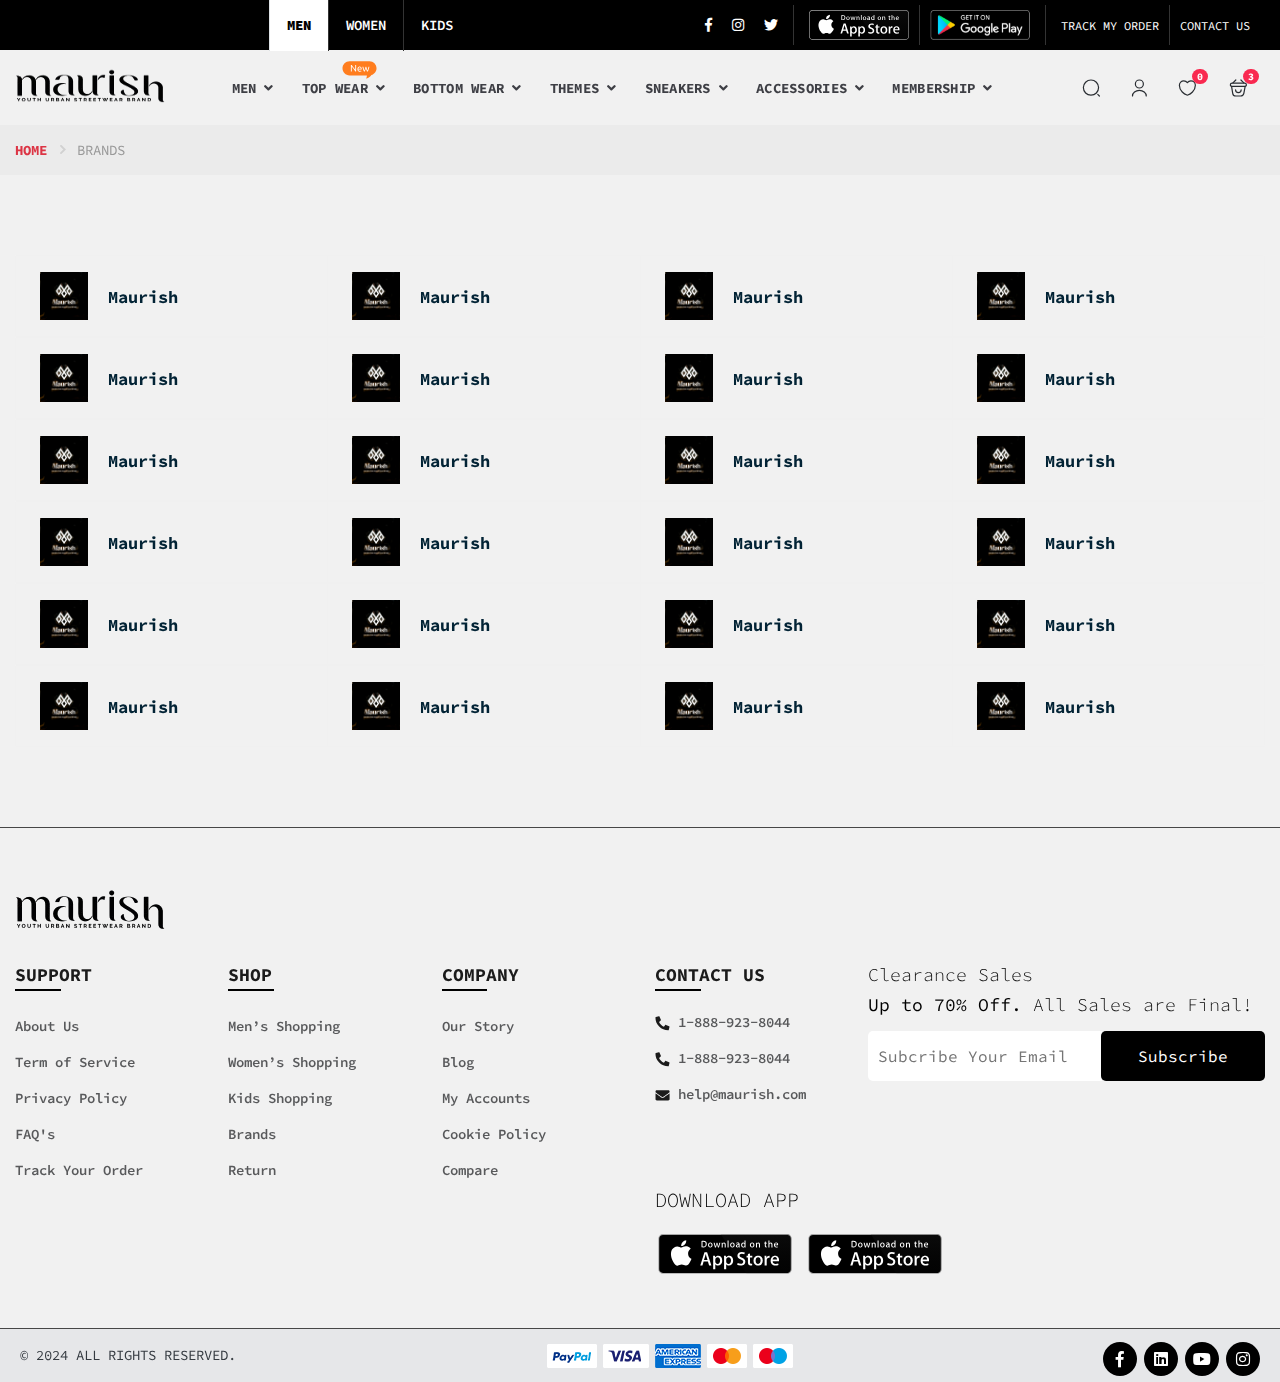
<file: brands.html>
<!DOCTYPE html>
<html lang="en" dir="ltr">
  <head>
    <meta charset="UTF-8" />
    <meta name="viewport" content="width=device-width,initial-scale=1" />
    <meta name="format-detection" content="telephone=no" />
    <title>Maurish Ecommerence</title>
    <link rel="icon" type="image/png" href="images/logo.jpeg" />
    <!-- fonts -->
    <link
      rel="stylesheet"
      href="https://fonts.googleapis.com/css?family=Roboto:400,400i,500,500i,700,700i"
    />
    <!-- css -->
    <link
      rel="stylesheet"
      href="vendor/bootstrap-4.2.1/css/bootstrap.min.css"
    />
    <link
      rel="stylesheet"
      href="vendor/owl-carousel-2.3.4/assets/owl.carousel.min.css"
    />
    <link rel="stylesheet" href="css/style.css" />
    <link rel="stylesheet" href="css/custom.css" />
    <!-- js -->
    <script src="vendor/jquery-3.3.1/jquery.min.js"></script>
    <script src="vendor/bootstrap-4.2.1/js/bootstrap.bundle.min.js"></script>
    <script src="vendor/owl-carousel-2.3.4/owl.carousel.min.js"></script>
    <script src="vendor/nouislider-12.1.0/nouislider.min.js"></script>
    <script src="js/number.js"></script>
    <script src="js/main.js"></script>
    <script src="vendor/svg4everybody-2.1.9/svg4everybody.min.js"></script>
    <script>
      svg4everybody();
    </script>
    <!-- font - fontawesome -->
    <link rel="stylesheet" href="vendor/fontawesome-5.6.1/css/all.min.css" />
    <!-- font - stroyka -->
    <link rel="stylesheet" href="fonts/stroyka/stroyka.css" />
    <script
      async
      src="https://www.googletagmanager.com/gtag/js?id=UA-97489509-6"
    ></script>
    <script>
      window.dataLayer = window.dataLayer || [];
      function gtag() {
        dataLayer.push(arguments);
      }
      gtag("js", new Date());
      gtag("config", "UA-97489509-6");
    </script>
  </head>

  <body>
    <!-- quickview-modal -->
    <div
      id="quickview-modal"
      class="modal fade"
      tabindex="-1"
      role="dialog"
      aria-hidden="true"
    >
      <div class="modal-dialog modal-dialog-centered modal-xl">
        <div class="modal-content"></div>
      </div>
    </div>
    <!-- quickview-modal / end -->

    <!-- mobilemenu -->
    <div class="mobilemenu">
      <div class="mobilemenu__backdrop"></div>
      <div class="mobilemenu__body">
        <div class="mobilemenu__header">
          <div class="mobilemenu__title">Menu</div>
          <button type="button" class="mobilemenu__close">
            <svg width="20px" height="20px">
              <use xlink:href="images/sprite.svg#cross-20"></use>
            </svg>
          </button>
        </div>
        <div class="mobilemenu__content">
          <ul
            class="nav nav-tabs"
            id="myTab"
            role="tablist"
            style="background: #000; padding-left: 20px"
          >
            <li class="nav-item" role="presentation">
              <button
                class="nav-link active"
                id="home-tab"
                data-toggle="tab"
                data-target="#home"
                type="button"
                role="tab"
                aria-controls="home"
                aria-selected="true"
                style="border-left: 1px solid transparent !important"
              >
                MEN
              </button>
            </li>
            <li class="nav-item" role="presentation">
              <button
                class="nav-link"
                id="profile-tab"
                data-toggle="tab"
                data-target="#profile"
                type="button"
                role="tab"
                aria-controls="profile"
                aria-selected="false"
                style="border-left: 1px solid #ddd !important"
              >
                WOMEN
              </button>
            </li>
            <li class="nav-item" role="presentation">
              <button
                class="nav-link"
                id="contact-tab"
                data-toggle="tab"
                data-target="#contact"
                type="button"
                role="tab"
                aria-controls="contact"
                aria-selected="false"
                style="border-left: 1px solid #ddd !important"
              >
                KIDS
              </button>
            </li>
          </ul>
          <div class="tab-content" id="myTabContent">
            <div
              class="tab-pane fade show active"
              id="home"
              role="tabpanel"
              aria-labelledby="home-tab"
            >
              <ul
                class="mobile-links mobile-links--level--0"
                data-collapse
                data-collapse-opened-class="mobile-links__item--open"
              >
                <li class="mobile-links__item" data-collapse-item>
                  <div class="mobile-links__item-title">
                    <a href="product-list.html" class="mobile-links__item-link"
                      >MEN</a
                    >
                    <button
                      class="mobile-links__item-toggle"
                      type="button"
                      data-collapse-trigger
                    >
                      <svg
                        class="mobile-links__item-arrow"
                        width="12px"
                        height="7px"
                      >
                        <use
                          xlink:href="images/sprite.svg#arrow-rounded-down-12x7"
                        ></use>
                      </svg>
                    </button>
                  </div>
                  <div
                    class="mobile-links__item-sub-links"
                    data-collapse-content
                  >
                    <ul class="mobile-links mobile-links--level--1">
                      <li class="mobile-links__item" data-collapse-item>
                        <div class="mobile-links__item-title">
                          <a
                            href="product-list.html"
                            class="mobile-links__item-link"
                            >Caps</a
                          >
                        </div>
                      </li>
                      <li class="mobile-links__item" data-collapse-item>
                        <div class="mobile-links__item-title">
                          <a
                            href="product-list.html"
                            class="mobile-links__item-link"
                            >Hoodies</a
                          >
                        </div>
                      </li>
                      <li class="mobile-links__item" data-collapse-item>
                        <div class="mobile-links__item-title">
                          <a
                            href="product-list.html"
                            class="mobile-links__item-link"
                            >T-shirt</a
                          >
                        </div>
                      </li>
                      <li class="mobile-links__item" data-collapse-item>
                        <div class="mobile-links__item-title">
                          <a
                            href="product-list.html"
                            class="mobile-links__item-link"
                            >Eyeware</a
                          >
                        </div>
                      </li>
                      <li class="mobile-links__item" data-collapse-item>
                        <div class="mobile-links__item-title">
                          <a
                            href="product-list.html"
                            class="mobile-links__item-link"
                            >Bottoms</a
                          >
                        </div>
                      </li>
                      <li class="mobile-links__item" data-collapse-item>
                        <div class="mobile-links__item-title">
                          <a
                            href="product-list.html"
                            class="mobile-links__item-link"
                            >Bags</a
                          >
                        </div>
                      </li>
                      <li class="mobile-links__item" data-collapse-item>
                        <div class="mobile-links__item-title">
                          <a
                            href="product-list.html"
                            class="mobile-links__item-link"
                            >Wallets</a
                          >
                        </div>
                      </li>
                      <li class="mobile-links__item" data-collapse-item>
                        <div class="mobile-links__item-title">
                          <a
                            href="product-list.html"
                            class="mobile-links__item-link"
                            >Belts</a
                          >
                        </div>
                      </li>
                      <li class="mobile-links__item" data-collapse-item>
                        <div class="mobile-links__item-title">
                          <a
                            href="product-list.html"
                            class="mobile-links__item-link"
                            >Watch</a
                          >
                        </div>
                      </li>
                    </ul>
                  </div>
                </li>

                <li class="mobile-links__item" data-collapse-item>
                  <div class="mobile-links__item-title">
                    <a href="product-list.html" class="mobile-links__item-link"
                      >TOP Wear</a
                    >
                    <button
                      class="mobile-links__item-toggle"
                      type="button"
                      data-collapse-trigger
                    >
                      <svg
                        class="mobile-links__item-arrow"
                        width="12px"
                        height="7px"
                      >
                        <use
                          xlink:href="images/sprite.svg#arrow-rounded-down-12x7"
                        ></use>
                      </svg>
                    </button>
                  </div>
                  <div
                    class="mobile-links__item-sub-links"
                    data-collapse-content
                  >
                    <ul class="mobile-links mobile-links--level--1">
                      <li class="mobile-links__item" data-collapse-item>
                        <div class="mobile-links__item-title">
                          <a
                            href="product-list.html"
                            class="mobile-links__item-link"
                            >Caps</a
                          >
                        </div>
                      </li>
                      <li class="mobile-links__item" data-collapse-item>
                        <div class="mobile-links__item-title">
                          <a
                            href="product-list.html"
                            class="mobile-links__item-link"
                            >Hoodies</a
                          >
                        </div>
                      </li>
                      <li class="mobile-links__item" data-collapse-item>
                        <div class="mobile-links__item-title">
                          <a
                            href="product-list.html"
                            class="mobile-links__item-link"
                            >T-shirt</a
                          >
                        </div>
                      </li>
                      <li class="mobile-links__item" data-collapse-item>
                        <div class="mobile-links__item-title">
                          <a
                            href="product-list.html"
                            class="mobile-links__item-link"
                            >Eyeware</a
                          >
                        </div>
                      </li>
                      <li class="mobile-links__item" data-collapse-item>
                        <div class="mobile-links__item-title">
                          <a
                            href="product-list.html"
                            class="mobile-links__item-link"
                            >Bottoms</a
                          >
                        </div>
                      </li>
                      <li class="mobile-links__item" data-collapse-item>
                        <div class="mobile-links__item-title">
                          <a
                            href="product-list.html"
                            class="mobile-links__item-link"
                            >Bags</a
                          >
                        </div>
                      </li>
                      <li class="mobile-links__item" data-collapse-item>
                        <div class="mobile-links__item-title">
                          <a
                            href="product-list.html"
                            class="mobile-links__item-link"
                            >Wallets</a
                          >
                        </div>
                      </li>
                      <li class="mobile-links__item" data-collapse-item>
                        <div class="mobile-links__item-title">
                          <a
                            href="product-list.html"
                            class="mobile-links__item-link"
                            >Belts</a
                          >
                        </div>
                      </li>
                      <li class="mobile-links__item" data-collapse-item>
                        <div class="mobile-links__item-title">
                          <a
                            href="product-list.html"
                            class="mobile-links__item-link"
                            >Watch</a
                          >
                        </div>
                      </li>
                    </ul>
                  </div>
                </li>

                <li class="mobile-links__item" data-collapse-item>
                  <div class="mobile-links__item-title">
                    <a href="product-list.html" class="mobile-links__item-link"
                      >Bottom Wear</a
                    >
                    <button
                      class="mobile-links__item-toggle"
                      type="button"
                      data-collapse-trigger
                    >
                      <svg
                        class="mobile-links__item-arrow"
                        width="12px"
                        height="7px"
                      >
                        <use
                          xlink:href="images/sprite.svg#arrow-rounded-down-12x7"
                        ></use>
                      </svg>
                    </button>
                  </div>
                  <div
                    class="mobile-links__item-sub-links"
                    data-collapse-content
                  >
                    <ul class="mobile-links mobile-links--level--1">
                      <li class="mobile-links__item" data-collapse-item>
                        <div class="mobile-links__item-title">
                          <a
                            href="product-list.html"
                            class="mobile-links__item-link"
                            >Caps</a
                          >
                        </div>
                      </li>
                      <li class="mobile-links__item" data-collapse-item>
                        <div class="mobile-links__item-title">
                          <a
                            href="product-list.html"
                            class="mobile-links__item-link"
                            >Hoodies</a
                          >
                        </div>
                      </li>
                      <li class="mobile-links__item" data-collapse-item>
                        <div class="mobile-links__item-title">
                          <a
                            href="product-list.html"
                            class="mobile-links__item-link"
                            >T-shirt</a
                          >
                        </div>
                      </li>
                      <li class="mobile-links__item" data-collapse-item>
                        <div class="mobile-links__item-title">
                          <a
                            href="product-list.html"
                            class="mobile-links__item-link"
                            >Eyeware</a
                          >
                        </div>
                      </li>
                      <li class="mobile-links__item" data-collapse-item>
                        <div class="mobile-links__item-title">
                          <a
                            href="product-list.html"
                            class="mobile-links__item-link"
                            >Bottoms</a
                          >
                        </div>
                      </li>
                      <li class="mobile-links__item" data-collapse-item>
                        <div class="mobile-links__item-title">
                          <a
                            href="product-list.html"
                            class="mobile-links__item-link"
                            >Bags</a
                          >
                        </div>
                      </li>
                      <li class="mobile-links__item" data-collapse-item>
                        <div class="mobile-links__item-title">
                          <a
                            href="product-list.html"
                            class="mobile-links__item-link"
                            >Wallets</a
                          >
                        </div>
                      </li>
                      <li class="mobile-links__item" data-collapse-item>
                        <div class="mobile-links__item-title">
                          <a
                            href="product-list.html"
                            class="mobile-links__item-link"
                            >Belts</a
                          >
                        </div>
                      </li>
                      <li class="mobile-links__item" data-collapse-item>
                        <div class="mobile-links__item-title">
                          <a
                            href="product-list.html"
                            class="mobile-links__item-link"
                            >Watch</a
                          >
                        </div>
                      </li>
                    </ul>
                  </div>
                </li>

                <li class="mobile-links__item" data-collapse-item>
                  <div class="mobile-links__item-title">
                    <a href="product-list.html" class="mobile-links__item-link">
                      themes
                    </a>
                    <button
                      class="mobile-links__item-toggle"
                      type="button"
                      data-collapse-trigger
                    >
                      <svg
                        class="mobile-links__item-arrow"
                        width="12px"
                        height="7px"
                      >
                        <use
                          xlink:href="images/sprite.svg#arrow-rounded-down-12x7"
                        ></use>
                      </svg>
                    </button>
                  </div>
                  <div
                    class="mobile-links__item-sub-links"
                    data-collapse-content
                  >
                    <ul class="mobile-links mobile-links--level--1">
                      <li class="mobile-links__item" data-collapse-item>
                        <div class="mobile-links__item-title">
                          <a
                            href="product-list.html"
                            class="mobile-links__item-link"
                            >Caps</a
                          >
                        </div>
                      </li>
                      <li class="mobile-links__item" data-collapse-item>
                        <div class="mobile-links__item-title">
                          <a
                            href="product-list.html"
                            class="mobile-links__item-link"
                            >Hoodies</a
                          >
                        </div>
                      </li>
                      <li class="mobile-links__item" data-collapse-item>
                        <div class="mobile-links__item-title">
                          <a
                            href="product-list.html"
                            class="mobile-links__item-link"
                            >T-shirt</a
                          >
                        </div>
                      </li>
                      <li class="mobile-links__item" data-collapse-item>
                        <div class="mobile-links__item-title">
                          <a
                            href="product-list.html"
                            class="mobile-links__item-link"
                            >Eyeware</a
                          >
                        </div>
                      </li>
                      <li class="mobile-links__item" data-collapse-item>
                        <div class="mobile-links__item-title">
                          <a
                            href="product-list.html"
                            class="mobile-links__item-link"
                            >Bottoms</a
                          >
                        </div>
                      </li>
                      <li class="mobile-links__item" data-collapse-item>
                        <div class="mobile-links__item-title">
                          <a
                            href="product-list.html"
                            class="mobile-links__item-link"
                            >Bags</a
                          >
                        </div>
                      </li>
                      <li class="mobile-links__item" data-collapse-item>
                        <div class="mobile-links__item-title">
                          <a
                            href="product-list.html"
                            class="mobile-links__item-link"
                            >Wallets</a
                          >
                        </div>
                      </li>
                      <li class="mobile-links__item" data-collapse-item>
                        <div class="mobile-links__item-title">
                          <a
                            href="product-list.html"
                            class="mobile-links__item-link"
                            >Belts</a
                          >
                        </div>
                      </li>
                      <li class="mobile-links__item" data-collapse-item>
                        <div class="mobile-links__item-title">
                          <a
                            href="product-list.html"
                            class="mobile-links__item-link"
                            >Watch</a
                          >
                        </div>
                      </li>
                    </ul>
                  </div>
                </li>

                <li class="mobile-links__item" data-collapse-item>
                  <div class="mobile-links__item-title">
                    <a href="product-list.html" class="mobile-links__item-link">
                      sneakers
                    </a>
                    <button
                      class="mobile-links__item-toggle"
                      type="button"
                      data-collapse-trigger
                    >
                      <svg
                        class="mobile-links__item-arrow"
                        width="12px"
                        height="7px"
                      >
                        <use
                          xlink:href="images/sprite.svg#arrow-rounded-down-12x7"
                        ></use>
                      </svg>
                    </button>
                  </div>
                  <div
                    class="mobile-links__item-sub-links"
                    data-collapse-content
                  >
                    <ul class="mobile-links mobile-links--level--1">
                      <li class="mobile-links__item" data-collapse-item>
                        <div class="mobile-links__item-title">
                          <a
                            href="product-list.html"
                            class="mobile-links__item-link"
                            >Caps</a
                          >
                        </div>
                      </li>
                      <li class="mobile-links__item" data-collapse-item>
                        <div class="mobile-links__item-title">
                          <a
                            href="product-list.html"
                            class="mobile-links__item-link"
                            >Hoodies</a
                          >
                        </div>
                      </li>
                      <li class="mobile-links__item" data-collapse-item>
                        <div class="mobile-links__item-title">
                          <a
                            href="product-list.html"
                            class="mobile-links__item-link"
                            >T-shirt</a
                          >
                        </div>
                      </li>
                      <li class="mobile-links__item" data-collapse-item>
                        <div class="mobile-links__item-title">
                          <a
                            href="product-list.html"
                            class="mobile-links__item-link"
                            >Eyeware</a
                          >
                        </div>
                      </li>
                      <li class="mobile-links__item" data-collapse-item>
                        <div class="mobile-links__item-title">
                          <a
                            href="product-list.html"
                            class="mobile-links__item-link"
                            >Bottoms</a
                          >
                        </div>
                      </li>
                      <li class="mobile-links__item" data-collapse-item>
                        <div class="mobile-links__item-title">
                          <a
                            href="product-list.html"
                            class="mobile-links__item-link"
                            >Bags</a
                          >
                        </div>
                      </li>
                      <li class="mobile-links__item" data-collapse-item>
                        <div class="mobile-links__item-title">
                          <a
                            href="product-list.html"
                            class="mobile-links__item-link"
                            >Wallets</a
                          >
                        </div>
                      </li>
                      <li class="mobile-links__item" data-collapse-item>
                        <div class="mobile-links__item-title">
                          <a
                            href="product-list.html"
                            class="mobile-links__item-link"
                            >Belts</a
                          >
                        </div>
                      </li>
                      <li class="mobile-links__item" data-collapse-item>
                        <div class="mobile-links__item-title">
                          <a
                            href="product-list.html"
                            class="mobile-links__item-link"
                            >Watch</a
                          >
                        </div>
                      </li>
                    </ul>
                  </div>
                </li>

                <li class="mobile-links__item" data-collapse-item>
                  <div class="mobile-links__item-title">
                    <a href="product-list.html" class="mobile-links__item-link">
                      mrish x google
                    </a>
                    <button
                      class="mobile-links__item-toggle"
                      type="button"
                      data-collapse-trigger
                    >
                      <svg
                        class="mobile-links__item-arrow"
                        width="12px"
                        height="7px"
                      >
                        <use
                          xlink:href="images/sprite.svg#arrow-rounded-down-12x7"
                        ></use>
                      </svg>
                    </button>
                  </div>
                  <div
                    class="mobile-links__item-sub-links"
                    data-collapse-content
                  >
                    <ul class="mobile-links mobile-links--level--1">
                      <li class="mobile-links__item" data-collapse-item>
                        <div class="mobile-links__item-title">
                          <a
                            href="product-list.html"
                            class="mobile-links__item-link"
                            >Caps</a
                          >
                        </div>
                      </li>
                      <li class="mobile-links__item" data-collapse-item>
                        <div class="mobile-links__item-title">
                          <a
                            href="product-list.html"
                            class="mobile-links__item-link"
                            >Hoodies</a
                          >
                        </div>
                      </li>
                      <li class="mobile-links__item" data-collapse-item>
                        <div class="mobile-links__item-title">
                          <a
                            href="product-list.html"
                            class="mobile-links__item-link"
                            >T-shirt</a
                          >
                        </div>
                      </li>
                      <li class="mobile-links__item" data-collapse-item>
                        <div class="mobile-links__item-title">
                          <a
                            href="product-list.html"
                            class="mobile-links__item-link"
                            >Eyeware</a
                          >
                        </div>
                      </li>
                      <li class="mobile-links__item" data-collapse-item>
                        <div class="mobile-links__item-title">
                          <a
                            href="product-list.html"
                            class="mobile-links__item-link"
                            >Bottoms</a
                          >
                        </div>
                      </li>
                      <li class="mobile-links__item" data-collapse-item>
                        <div class="mobile-links__item-title">
                          <a
                            href="product-list.html"
                            class="mobile-links__item-link"
                            >Bags</a
                          >
                        </div>
                      </li>
                      <li class="mobile-links__item" data-collapse-item>
                        <div class="mobile-links__item-title">
                          <a
                            href="product-list.html"
                            class="mobile-links__item-link"
                            >Wallets</a
                          >
                        </div>
                      </li>
                      <li class="mobile-links__item" data-collapse-item>
                        <div class="mobile-links__item-title">
                          <a
                            href="product-list.html"
                            class="mobile-links__item-link"
                            >Belts</a
                          >
                        </div>
                      </li>
                      <li class="mobile-links__item" data-collapse-item>
                        <div class="mobile-links__item-title">
                          <a
                            href="product-list.html"
                            class="mobile-links__item-link"
                            >Watch</a
                          >
                        </div>
                      </li>
                    </ul>
                  </div>
                </li>
              </ul>
            </div>
            <div
              class="tab-pane fade"
              id="profile"
              role="tabpanel"
              aria-labelledby="profile-tab"
            >
              <ul
                class="mobile-links mobile-links--level--0"
                data-collapse
                data-collapse-opened-class="mobile-links__item--open"
              >
                <li class="mobile-links__item" data-collapse-item>
                  <div class="mobile-links__item-title">
                    <a href="product-list.html" class="mobile-links__item-link"
                      >WOMEN</a
                    >
                    <button
                      class="mobile-links__item-toggle"
                      type="button"
                      data-collapse-trigger
                    >
                      <svg
                        class="mobile-links__item-arrow"
                        width="12px"
                        height="7px"
                      >
                        <use
                          xlink:href="images/sprite.svg#arrow-rounded-down-12x7"
                        ></use>
                      </svg>
                    </button>
                  </div>
                  <div
                    class="mobile-links__item-sub-links"
                    data-collapse-content
                  >
                    <ul class="mobile-links mobile-links--level--1">
                      <li class="mobile-links__item" data-collapse-item>
                        <div class="mobile-links__item-title">
                          <a
                            href="product-list.html"
                            class="mobile-links__item-link"
                            >Caps</a
                          >
                        </div>
                      </li>
                      <li class="mobile-links__item" data-collapse-item>
                        <div class="mobile-links__item-title">
                          <a
                            href="product-list.html"
                            class="mobile-links__item-link"
                            >Hoodies</a
                          >
                        </div>
                      </li>
                      <li class="mobile-links__item" data-collapse-item>
                        <div class="mobile-links__item-title">
                          <a
                            href="product-list.html"
                            class="mobile-links__item-link"
                            >T-shirt</a
                          >
                        </div>
                      </li>
                      <li class="mobile-links__item" data-collapse-item>
                        <div class="mobile-links__item-title">
                          <a
                            href="product-list.html"
                            class="mobile-links__item-link"
                            >Eyeware</a
                          >
                        </div>
                      </li>
                      <li class="mobile-links__item" data-collapse-item>
                        <div class="mobile-links__item-title">
                          <a
                            href="product-list.html"
                            class="mobile-links__item-link"
                            >Bottoms</a
                          >
                        </div>
                      </li>
                      <li class="mobile-links__item" data-collapse-item>
                        <div class="mobile-links__item-title">
                          <a
                            href="product-list.html"
                            class="mobile-links__item-link"
                            >Bags</a
                          >
                        </div>
                      </li>
                      <li class="mobile-links__item" data-collapse-item>
                        <div class="mobile-links__item-title">
                          <a
                            href="product-list.html"
                            class="mobile-links__item-link"
                            >Wallets</a
                          >
                        </div>
                      </li>
                      <li class="mobile-links__item" data-collapse-item>
                        <div class="mobile-links__item-title">
                          <a
                            href="product-list.html"
                            class="mobile-links__item-link"
                            >Belts</a
                          >
                        </div>
                      </li>
                      <li class="mobile-links__item" data-collapse-item>
                        <div class="mobile-links__item-title">
                          <a
                            href="product-list.html"
                            class="mobile-links__item-link"
                            >Watch</a
                          >
                        </div>
                      </li>
                    </ul>
                  </div>
                </li>

                <li class="mobile-links__item" data-collapse-item>
                  <div class="mobile-links__item-title">
                    <a href="product-list.html" class="mobile-links__item-link"
                      >Top wear</a
                    >
                    <button
                      class="mobile-links__item-toggle"
                      type="button"
                      data-collapse-trigger
                    >
                      <svg
                        class="mobile-links__item-arrow"
                        width="12px"
                        height="7px"
                      >
                        <use
                          xlink:href="images/sprite.svg#arrow-rounded-down-12x7"
                        ></use>
                      </svg>
                    </button>
                  </div>
                  <div
                    class="mobile-links__item-sub-links"
                    data-collapse-content
                  >
                    <ul class="mobile-links mobile-links--level--1">
                      <li class="mobile-links__item" data-collapse-item>
                        <div class="mobile-links__item-title">
                          <a
                            href="product-list.html"
                            class="mobile-links__item-link"
                            >Caps</a
                          >
                        </div>
                      </li>
                      <li class="mobile-links__item" data-collapse-item>
                        <div class="mobile-links__item-title">
                          <a
                            href="product-list.html"
                            class="mobile-links__item-link"
                            >Hoodies</a
                          >
                        </div>
                      </li>
                      <li class="mobile-links__item" data-collapse-item>
                        <div class="mobile-links__item-title">
                          <a
                            href="product-list.html"
                            class="mobile-links__item-link"
                            >T-shirt</a
                          >
                        </div>
                      </li>
                      <li class="mobile-links__item" data-collapse-item>
                        <div class="mobile-links__item-title">
                          <a
                            href="product-list.html"
                            class="mobile-links__item-link"
                            >Eyeware</a
                          >
                        </div>
                      </li>
                      <li class="mobile-links__item" data-collapse-item>
                        <div class="mobile-links__item-title">
                          <a
                            href="product-list.html"
                            class="mobile-links__item-link"
                            >Bottoms</a
                          >
                        </div>
                      </li>
                      <li class="mobile-links__item" data-collapse-item>
                        <div class="mobile-links__item-title">
                          <a
                            href="product-list.html"
                            class="mobile-links__item-link"
                            >Bags</a
                          >
                        </div>
                      </li>
                      <li class="mobile-links__item" data-collapse-item>
                        <div class="mobile-links__item-title">
                          <a
                            href="product-list.html"
                            class="mobile-links__item-link"
                            >Wallets</a
                          >
                        </div>
                      </li>
                      <li class="mobile-links__item" data-collapse-item>
                        <div class="mobile-links__item-title">
                          <a
                            href="product-list.html"
                            class="mobile-links__item-link"
                            >Belts</a
                          >
                        </div>
                      </li>
                      <li class="mobile-links__item" data-collapse-item>
                        <div class="mobile-links__item-title">
                          <a
                            href="product-list.html"
                            class="mobile-links__item-link"
                            >Watch</a
                          >
                        </div>
                      </li>
                    </ul>
                  </div>
                </li>

                <li class="mobile-links__item" data-collapse-item>
                  <div class="mobile-links__item-title">
                    <a href="product-list.html" class="mobile-links__item-link"
                      >Bottom Wear</a
                    >
                    <button
                      class="mobile-links__item-toggle"
                      type="button"
                      data-collapse-trigger
                    >
                      <svg
                        class="mobile-links__item-arrow"
                        width="12px"
                        height="7px"
                      >
                        <use
                          xlink:href="images/sprite.svg#arrow-rounded-down-12x7"
                        ></use>
                      </svg>
                    </button>
                  </div>
                  <div
                    class="mobile-links__item-sub-links"
                    data-collapse-content
                  >
                    <ul class="mobile-links mobile-links--level--1">
                      <li class="mobile-links__item" data-collapse-item>
                        <div class="mobile-links__item-title">
                          <a
                            href="product-list.html"
                            class="mobile-links__item-link"
                            >Caps</a
                          >
                        </div>
                      </li>
                      <li class="mobile-links__item" data-collapse-item>
                        <div class="mobile-links__item-title">
                          <a
                            href="product-list.html"
                            class="mobile-links__item-link"
                            >Hoodies</a
                          >
                        </div>
                      </li>
                      <li class="mobile-links__item" data-collapse-item>
                        <div class="mobile-links__item-title">
                          <a
                            href="product-list.html"
                            class="mobile-links__item-link"
                            >T-shirt</a
                          >
                        </div>
                      </li>
                      <li class="mobile-links__item" data-collapse-item>
                        <div class="mobile-links__item-title">
                          <a
                            href="product-list.html"
                            class="mobile-links__item-link"
                            >Eyeware</a
                          >
                        </div>
                      </li>
                      <li class="mobile-links__item" data-collapse-item>
                        <div class="mobile-links__item-title">
                          <a
                            href="product-list.html"
                            class="mobile-links__item-link"
                            >Bottoms</a
                          >
                        </div>
                      </li>
                      <li class="mobile-links__item" data-collapse-item>
                        <div class="mobile-links__item-title">
                          <a
                            href="product-list.html"
                            class="mobile-links__item-link"
                            >Bags</a
                          >
                        </div>
                      </li>
                      <li class="mobile-links__item" data-collapse-item>
                        <div class="mobile-links__item-title">
                          <a
                            href="product-list.html"
                            class="mobile-links__item-link"
                            >Wallets</a
                          >
                        </div>
                      </li>
                      <li class="mobile-links__item" data-collapse-item>
                        <div class="mobile-links__item-title">
                          <a
                            href="product-list.html"
                            class="mobile-links__item-link"
                            >Belts</a
                          >
                        </div>
                      </li>
                      <li class="mobile-links__item" data-collapse-item>
                        <div class="mobile-links__item-title">
                          <a
                            href="product-list.html"
                            class="mobile-links__item-link"
                            >Watch</a
                          >
                        </div>
                      </li>
                    </ul>
                  </div>
                </li>

                <li class="mobile-links__item" data-collapse-item>
                  <div class="mobile-links__item-title">
                    <a href="product-list.html" class="mobile-links__item-link"
                      >Sunglasses</a
                    >
                    <button
                      class="mobile-links__item-toggle"
                      type="button"
                      data-collapse-trigger
                    >
                      <svg
                        class="mobile-links__item-arrow"
                        width="12px"
                        height="7px"
                      >
                        <use
                          xlink:href="images/sprite.svg#arrow-rounded-down-12x7"
                        ></use>
                      </svg>
                    </button>
                  </div>
                  <div
                    class="mobile-links__item-sub-links"
                    data-collapse-content
                  >
                    <ul class="mobile-links mobile-links--level--1">
                      <li class="mobile-links__item" data-collapse-item>
                        <div class="mobile-links__item-title">
                          <a
                            href="product-list.html"
                            class="mobile-links__item-link"
                            >Caps</a
                          >
                        </div>
                      </li>
                      <li class="mobile-links__item" data-collapse-item>
                        <div class="mobile-links__item-title">
                          <a
                            href="product-list.html"
                            class="mobile-links__item-link"
                            >Hoodies</a
                          >
                        </div>
                      </li>
                      <li class="mobile-links__item" data-collapse-item>
                        <div class="mobile-links__item-title">
                          <a
                            href="product-list.html"
                            class="mobile-links__item-link"
                            >T-shirt</a
                          >
                        </div>
                      </li>
                      <li class="mobile-links__item" data-collapse-item>
                        <div class="mobile-links__item-title">
                          <a
                            href="product-list.html"
                            class="mobile-links__item-link"
                            >Eyeware</a
                          >
                        </div>
                      </li>
                      <li class="mobile-links__item" data-collapse-item>
                        <div class="mobile-links__item-title">
                          <a
                            href="product-list.html"
                            class="mobile-links__item-link"
                            >Bottoms</a
                          >
                        </div>
                      </li>
                      <li class="mobile-links__item" data-collapse-item>
                        <div class="mobile-links__item-title">
                          <a
                            href="product-list.html"
                            class="mobile-links__item-link"
                            >Bags</a
                          >
                        </div>
                      </li>
                      <li class="mobile-links__item" data-collapse-item>
                        <div class="mobile-links__item-title">
                          <a
                            href="product-list.html"
                            class="mobile-links__item-link"
                            >Wallets</a
                          >
                        </div>
                      </li>
                      <li class="mobile-links__item" data-collapse-item>
                        <div class="mobile-links__item-title">
                          <a
                            href="product-list.html"
                            class="mobile-links__item-link"
                            >Belts</a
                          >
                        </div>
                      </li>
                      <li class="mobile-links__item" data-collapse-item>
                        <div class="mobile-links__item-title">
                          <a
                            href="product-list.html"
                            class="mobile-links__item-link"
                            >Watch</a
                          >
                        </div>
                      </li>
                    </ul>
                  </div>
                </li>
              </ul>
            </div>
            <div
              class="tab-pane fade"
              id="contact"
              role="tabpanel"
              aria-labelledby="contact-tab"
            >
              <ul
                class="mobile-links mobile-links--level--0"
                data-collapse
                data-collapse-opened-class="mobile-links__item--open"
              >
                <li class="mobile-links__item" data-collapse-item>
                  <div class="mobile-links__item-title">
                    <a href="product-list.html" class="mobile-links__item-link"
                      >Kids</a
                    >
                    <button
                      class="mobile-links__item-toggle"
                      type="button"
                      data-collapse-trigger
                    >
                      <svg
                        class="mobile-links__item-arrow"
                        width="12px"
                        height="7px"
                      >
                        <use
                          xlink:href="images/sprite.svg#arrow-rounded-down-12x7"
                        ></use>
                      </svg>
                    </button>
                  </div>
                  <div
                    class="mobile-links__item-sub-links"
                    data-collapse-content
                  >
                    <ul class="mobile-links mobile-links--level--1">
                      <li class="mobile-links__item" data-collapse-item>
                        <div class="mobile-links__item-title">
                          <a
                            href="product-list.html"
                            class="mobile-links__item-link"
                            >Caps</a
                          >
                        </div>
                      </li>
                      <li class="mobile-links__item" data-collapse-item>
                        <div class="mobile-links__item-title">
                          <a
                            href="product-list.html"
                            class="mobile-links__item-link"
                            >Hoodies</a
                          >
                        </div>
                      </li>
                      <li class="mobile-links__item" data-collapse-item>
                        <div class="mobile-links__item-title">
                          <a
                            href="product-list.html"
                            class="mobile-links__item-link"
                            >T-shirt</a
                          >
                        </div>
                      </li>
                      <li class="mobile-links__item" data-collapse-item>
                        <div class="mobile-links__item-title">
                          <a
                            href="product-list.html"
                            class="mobile-links__item-link"
                            >Eyeware</a
                          >
                        </div>
                      </li>
                      <li class="mobile-links__item" data-collapse-item>
                        <div class="mobile-links__item-title">
                          <a
                            href="product-list.html"
                            class="mobile-links__item-link"
                            >Bottoms</a
                          >
                        </div>
                      </li>
                      <li class="mobile-links__item" data-collapse-item>
                        <div class="mobile-links__item-title">
                          <a
                            href="product-list.html"
                            class="mobile-links__item-link"
                            >Bags</a
                          >
                        </div>
                      </li>
                      <li class="mobile-links__item" data-collapse-item>
                        <div class="mobile-links__item-title">
                          <a
                            href="product-list.html"
                            class="mobile-links__item-link"
                            >Wallets</a
                          >
                        </div>
                      </li>
                      <li class="mobile-links__item" data-collapse-item>
                        <div class="mobile-links__item-title">
                          <a
                            href="product-list.html"
                            class="mobile-links__item-link"
                            >Belts</a
                          >
                        </div>
                      </li>
                      <li class="mobile-links__item" data-collapse-item>
                        <div class="mobile-links__item-title">
                          <a
                            href="product-list.html"
                            class="mobile-links__item-link"
                            >Watch</a
                          >
                        </div>
                      </li>
                    </ul>
                  </div>
                </li>

                <li class="mobile-links__item" data-collapse-item>
                  <div class="mobile-links__item-title">
                    <a href="product-list.html" class="mobile-links__item-link"
                      >Top Wear</a
                    >
                    <button
                      class="mobile-links__item-toggle"
                      type="button"
                      data-collapse-trigger
                    >
                      <svg
                        class="mobile-links__item-arrow"
                        width="12px"
                        height="7px"
                      >
                        <use
                          xlink:href="images/sprite.svg#arrow-rounded-down-12x7"
                        ></use>
                      </svg>
                    </button>
                  </div>
                  <div
                    class="mobile-links__item-sub-links"
                    data-collapse-content
                  >
                    <ul class="mobile-links mobile-links--level--1">
                      <li class="mobile-links__item" data-collapse-item>
                        <div class="mobile-links__item-title">
                          <a
                            href="product-list.html"
                            class="mobile-links__item-link"
                            >Caps</a
                          >
                        </div>
                      </li>
                      <li class="mobile-links__item" data-collapse-item>
                        <div class="mobile-links__item-title">
                          <a
                            href="product-list.html"
                            class="mobile-links__item-link"
                            >Hoodies</a
                          >
                        </div>
                      </li>
                      <li class="mobile-links__item" data-collapse-item>
                        <div class="mobile-links__item-title">
                          <a
                            href="product-list.html"
                            class="mobile-links__item-link"
                            >T-shirt</a
                          >
                        </div>
                      </li>
                      <li class="mobile-links__item" data-collapse-item>
                        <div class="mobile-links__item-title">
                          <a
                            href="product-list.html"
                            class="mobile-links__item-link"
                            >Eyeware</a
                          >
                        </div>
                      </li>
                      <li class="mobile-links__item" data-collapse-item>
                        <div class="mobile-links__item-title">
                          <a
                            href="product-list.html"
                            class="mobile-links__item-link"
                            >Bottoms</a
                          >
                        </div>
                      </li>
                      <li class="mobile-links__item" data-collapse-item>
                        <div class="mobile-links__item-title">
                          <a
                            href="product-list.html"
                            class="mobile-links__item-link"
                            >Bags</a
                          >
                        </div>
                      </li>
                      <li class="mobile-links__item" data-collapse-item>
                        <div class="mobile-links__item-title">
                          <a
                            href="product-list.html"
                            class="mobile-links__item-link"
                            >Wallets</a
                          >
                        </div>
                      </li>
                      <li class="mobile-links__item" data-collapse-item>
                        <div class="mobile-links__item-title">
                          <a
                            href="product-list.html"
                            class="mobile-links__item-link"
                            >Belts</a
                          >
                        </div>
                      </li>
                      <li class="mobile-links__item" data-collapse-item>
                        <div class="mobile-links__item-title">
                          <a
                            href="product-list.html"
                            class="mobile-links__item-link"
                            >Watch</a
                          >
                        </div>
                      </li>
                    </ul>
                  </div>
                </li>

                <li class="mobile-links__item" data-collapse-item>
                  <div class="mobile-links__item-title">
                    <a href="product-list.html" class="mobile-links__item-link"
                      >Bottom Wear</a
                    >
                    <button
                      class="mobile-links__item-toggle"
                      type="button"
                      data-collapse-trigger
                    >
                      <svg
                        class="mobile-links__item-arrow"
                        width="12px"
                        height="7px"
                      >
                        <use
                          xlink:href="images/sprite.svg#arrow-rounded-down-12x7"
                        ></use>
                      </svg>
                    </button>
                  </div>
                  <div
                    class="mobile-links__item-sub-links"
                    data-collapse-content
                  >
                    <ul class="mobile-links mobile-links--level--1">
                      <li class="mobile-links__item" data-collapse-item>
                        <div class="mobile-links__item-title">
                          <a
                            href="product-list.html"
                            class="mobile-links__item-link"
                            >Caps</a
                          >
                        </div>
                      </li>
                      <li class="mobile-links__item" data-collapse-item>
                        <div class="mobile-links__item-title">
                          <a
                            href="product-list.html"
                            class="mobile-links__item-link"
                            >Hoodies</a
                          >
                        </div>
                      </li>
                      <li class="mobile-links__item" data-collapse-item>
                        <div class="mobile-links__item-title">
                          <a
                            href="product-list.html"
                            class="mobile-links__item-link"
                            >T-shirt</a
                          >
                        </div>
                      </li>
                      <li class="mobile-links__item" data-collapse-item>
                        <div class="mobile-links__item-title">
                          <a
                            href="product-list.html"
                            class="mobile-links__item-link"
                            >Eyeware</a
                          >
                        </div>
                      </li>
                      <li class="mobile-links__item" data-collapse-item>
                        <div class="mobile-links__item-title">
                          <a
                            href="product-list.html"
                            class="mobile-links__item-link"
                            >Bottoms</a
                          >
                        </div>
                      </li>
                      <li class="mobile-links__item" data-collapse-item>
                        <div class="mobile-links__item-title">
                          <a
                            href="product-list.html"
                            class="mobile-links__item-link"
                            >Bags</a
                          >
                        </div>
                      </li>
                      <li class="mobile-links__item" data-collapse-item>
                        <div class="mobile-links__item-title">
                          <a
                            href="product-list.html"
                            class="mobile-links__item-link"
                            >Wallets</a
                          >
                        </div>
                      </li>
                      <li class="mobile-links__item" data-collapse-item>
                        <div class="mobile-links__item-title">
                          <a
                            href="product-list.html"
                            class="mobile-links__item-link"
                            >Belts</a
                          >
                        </div>
                      </li>
                      <li class="mobile-links__item" data-collapse-item>
                        <div class="mobile-links__item-title">
                          <a
                            href="product-list.html"
                            class="mobile-links__item-link"
                            >Watch</a
                          >
                        </div>
                      </li>
                    </ul>
                  </div>
                </li>
              </ul>
            </div>
          </div>
          <ul
            class="mobile-links mobile-links--level--0"
            data-collapse
            data-collapse-opened-class="mobile-links__item--open"
          >
            <li class="mobile-links__item" data-collapse-item>
              <div class="mobile-links__item-title">
                <a href="my-account.html" class="mobile-links__item-link"
                  >MY ACCOUNT</a
                >
                <button
                  class="mobile-links__item-toggle"
                  type="button"
                  data-collapse-trigger
                >
                  <svg
                    class="mobile-links__item-arrow"
                    width="12px"
                    height="7px"
                  >
                    <use
                      xlink:href="images/sprite.svg#arrow-rounded-down-12x7"
                    ></use>
                  </svg>
                </button>
              </div>
              <div class="mobile-links__item-sub-links" data-collapse-content>
                <ul class="mobile-links mobile-links--level--1">
                  <li class="mobile-links__item" data-collapse-item>
                    <div class="mobile-links__item-title">
                      <a href="login.html" class="mobile-links__item-link"
                        >Login</a
                      >
                      <button
                        class="mobile-links__item-toggle"
                        type="button"
                        data-collapse-trigger
                      >
                        <svg
                          class="mobile-links__item-arrow"
                          width="12px"
                          height="7px"
                        >
                          <use
                            xlink:href="images/sprite.svg#arrow-rounded-down-12x7"
                          ></use>
                        </svg>
                      </button>
                    </div>
                    <div
                      class="mobile-links__item-sub-links"
                      data-collapse-content
                    >
                      <ul class="mobile-links mobile-links--level--2">
                        <li class="mobile-links__item" data-collapse-item>
                          <div class="mobile-links__item-title">
                            <a
                              href="my-profile.html"
                              class="mobile-links__item-link"
                              >My Profile</a
                            >
                          </div>
                        </li>
                      </ul>
                    </div>
                  </li>

                  <li class="mobile-links__item" data-collapse-item>
                    <div class="mobile-links__item-title">
                      <a href="cart.html" class="mobile-links__item-link"
                        >Cart</a
                      >
                    </div>
                  </li>
                  <li class="mobile-links__item" data-collapse-item>
                    <div class="mobile-links__item-title">
                      <a href="checkout.html" class="mobile-links__item-link"
                        >Checkout</a
                      >
                    </div>
                  </li>
                  <li class="mobile-links__item" data-collapse-item>
                    <div class="mobile-links__item-title">
                      <a href="wishlist.html" class="mobile-links__item-link"
                        >Wishlist</a
                      >
                    </div>
                  </li>
                  <li class="mobile-links__item" data-collapse-item>
                    <div class="mobile-links__item-title">
                      <a href="compare.html" class="mobile-links__item-link"
                        >Compare</a
                      >
                    </div>
                  </li>
                  <li class="mobile-links__item" data-collapse-item>
                    <div class="mobile-links__item-title">
                      <a href="account.html" class="mobile-links__item-link"
                        >My Account</a
                      >
                    </div>
                  </li>
                  <li class="mobile-links__item" data-collapse-item>
                    <div class="mobile-links__item-title">
                      <a href="track-order.html" class="mobile-links__item-link"
                        >Track Order</a
                      >
                    </div>
                  </li>
                </ul>
              </div>
            </li>
          </ul>
        </div>
      </div>
    </div>
    <!-- mobilemenu / end -->

    <!-- site -->
    <div class="site">
      <!-- mobile site__header -->
      <header class="site__header d-lg-none">
        <div class="mobile-header mobile-header--sticky mobile-header--stuck">
          <div class="mobile-header__panel">
            <div class="container">
              <div class="mobile-header__body">
                <button class="mobile-header__menu-button">
                  <svg width="18px" height="14px">
                    <use xlink:href="images/sprite.svg#menu-18x14"></use>
                  </svg>
                </button>
                <a class="mobile-header__logo" href="index.html">
                  <img
                    src="images/logo.png"
                    alt="logo"
                    style="width: 80px; height: 40px"
                  />
                </a>
                <div class="mobile-header__search">
                  <form class="mobile-header__search-form" action="#">
                    <input
                      class="mobile-header__search-input"
                      name="search"
                      placeholder="Search over 10,000 products"
                      aria-label="Site search"
                      type="text"
                      autocomplete="off"
                    />
                    <button
                      class="mobile-header__search-button mobile-header__search-button--submit"
                      type="submit"
                    >
                      <svg width="20px" height="20px">
                        <use xlink:href="images/sprite.svg#search-20"></use>
                      </svg>
                    </button>
                    <button
                      class="mobile-header__search-button mobile-header__search-button--close"
                      type="button"
                    >
                      <svg width="20px" height="20px">
                        <use xlink:href="images/sprite.svg#cross-20"></use>
                      </svg>
                    </button>
                    <div class="mobile-header__search-body"></div>
                  </form>
                </div>
                <div class="mobile-header__indicators">
                  <div
                    class="indicator indicator--mobile-search indicator--mobile d-sm-none"
                  >
                    <button class="indicator__button">
                      <span class="indicator__area">
                        <img
                          src="images/icons/mobile-search.svg"
                          alt="img"
                          style="width: 35px; height: 35px"
                      /></span>
                    </button>
                  </div>
                  <div class="indicator indicator--mobile">
                    <a
                      href="cart.html"
                      class="indicator__button"
                      style="margin: 10px"
                    >
                      <img
                        src="images/icons/5.svg"
                        alt="bag"
                        style="width: 35px; height: 35px"
                      />
                      <span class="indicator__value">3</span>
                    </a>
                  </div>

                  <div class="indicator indicator--mobile d-none">
                    <a href="profile.html" class="indicator__button"
                      ><span class="indicator__area">
                        <img
                          src="images/icons/6.svg"
                          alt="bag"
                          style="width: 25px; height: 25px"
                        />
                      </span>
                    </a>
                  </div>
                </div>
              </div>
            </div>
          </div>
        </div>
      </header>

      <!-- mobile site__header / end -->

      <!-- desktop site__header -->
      <header class="site__header d-lg-block d-none">
        <div class="site-header">
          <!-- .topbar -->
          <div class="site-header__topbar topbar">
            <div class="topbar__container">
              <div class="topbar__row">
                <div class="topbar__spring"></div>
                <div
                  class="topbar__item topbar__item--link"
                  style="display: flex; justify-content: center"
                >
                  <ul
                    class="nav nav-tabs"
                    id="myTab"
                    role="tablist"
                    style="border-bottom: none !important"
                  >
                    <li class="nav-item" role="presentation">
                      <button
                        class="nav-link active"
                        id="MEN-tab"
                        data-toggle="tab"
                        data-target="#MEN"
                        type="button"
                        role="tab"
                        aria-controls="MEN"
                        aria-selected="true"
                      >
                        MEN
                      </button>
                    </li>
                    <li class="nav-item" role="presentation">
                      <button
                        class="nav-link"
                        id="WOMEN-tab"
                        data-toggle="tab"
                        data-target="#WOMEN"
                        type="button"
                        role="tab"
                        aria-controls="WOMEN"
                        aria-selected="false"
                      >
                        WOMEN
                      </button>
                    </li>
                    <li class="nav-item" role="presentation">
                      <button
                        class="nav-link"
                        id="KIDS-tab"
                        data-toggle="tab"
                        data-target="#KIDS"
                        type="button"
                        role="tab"
                        aria-controls="KIDS"
                        aria-selected="false"
                      >
                        KIDS
                      </button>
                    </li>
                  </ul>
                </div>

                <div class="topbar__item">
                  <div class="d-flex top-bar-social-icons">
                    <a href="">
                      <i class="fab fa-facebook-f"></i>
                    </a>
                    <a href="">
                      <i class="fab fa-instagram"></i>
                    </a>
                    <a href="">
                      <i class="fab fa-twitter"></i>
                    </a>
                  </div>
                  <div class="vertical-line"></div>
                  <div class="topbar-downloads">
                    <a href="">
                      <img
                        src="images/banners/app.svg"
                        alt="app"
                        class="img-fluid"
                      />
                    </a>
                    <div class="vertical-line"></div>
                    <a href="">
                      <img
                        src="images/banners/google.svg"
                        alt="app"
                        class="img-fluid"
                      />
                    </a>
                  </div>
                  <div class="vertical-line"></div>
                  <div class="topbar-right-links">
                    <a href="track-order.html">Track My Order</a>
                    <div class="vertical-line"></div>
                    <a href="contact-us.html">Contact Us</a>
                  </div>
                </div>
              </div>
            </div>
          </div>
          <!-- .topbar / end -->

          <div class="site-header__nav-panel">
            <div class="nav-panel">
              <div class="nav-panel__container container">
                <div class="nav-panel__row">
                  <div class="nav-panel__logo">
                    <a href="index.html">
                      <img
                        src="./images/logo.png"
                        alt="logo"
                        style="width: 150px; height: 60px"
                      />
                    </a>
                  </div>
                  <!-- .nav-links -->

                  <div
                    class="tab-content nav-panel__nav-links nav-links mx-auto"
                    id="myTabContent"
                  >
                    <div
                      class="tab-pane fade show active"
                      id="MEN"
                      role="tabpanel"
                      aria-labelledby="MEN-tab"
                    >
                      <ul class="nav-links__list">
                        <li
                          class="nav-links__item nav-links__item--with-submenu"
                        >
                          <a href="index.html">
                            <span
                              >MEN <i class="fas fa-angle-down mx-2"></i> </span
                          ></a>
                          <div class="nav-links__menu">
                            <!-- .menu -->
                            <ul class="menu menu--layout--classic">
                              <li><a href="product-list.html">Caps</a></li>
                              <li><a href="product-list.html">Hoodies</a></li>
                              <li><a href="product-list.html">T-shirt</a></li>
                              <li><a href="product-list.html">Eyeware</a></li>
                              <li><a href="product-list.html">Bottoms</a></li>
                              <li><a href="product-list.html">Bags</a></li>
                              <li><a href="product-list.html">Wallets</a></li>
                              <li><a href="product-list.html">Belts</a></li>
                              <li><a href="product-list.html">Watch</a></li>
                            </ul>
                            <!-- .menu / end -->
                          </div>
                        </li>

                        <li
                          class="nav-links__item nav-links__item--with-submenu"
                        >
                          <div
                            style="
                              position: absolute;
                              top: 6px;
                              margin-left: 50px;
                            "
                          >
                            <img
                              src="images/icons/7.svg"
                              alt="img"
                              style="width: 35px; height: 18px"
                            />
                          </div>
                          <a href="index.html" style="position: relative">
                            <span
                              >Top Wear
                              <i class="fas fa-angle-down mx-2"></i> </span
                          ></a>
                          <div class="nav-links__menu">
                            <!-- .menu -->
                            <ul class="menu menu--layout--classic">
                              <li><a href="product-list.html">Caps</a></li>
                              <li><a href="product-list.html">Hoodies</a></li>
                              <li><a href="product-list.html">T-shirt</a></li>
                              <li><a href="product-list.html">Eyeware</a></li>
                              <li><a href="product-list.html">Bottoms</a></li>
                              <li><a href="product-list.html">Bags</a></li>
                              <li><a href="product-list.html">Wallets</a></li>
                              <li><a href="product-list.html">Belts</a></li>
                              <li><a href="product-list.html">Watch</a></li>
                            </ul>
                            <!-- .menu / end -->
                          </div>
                        </li>

                        <li
                          class="nav-links__item nav-links__item--with-submenu"
                        >
                          <a href="index.html">
                            <span
                              >Bottom Wear
                              <i class="fas fa-angle-down mx-2"></i> </span
                          ></a>
                          <div class="nav-links__menu">
                            <!-- .menu -->
                            <ul class="menu menu--layout--classic">
                              <li><a href="product-list.html">Caps</a></li>
                              <li><a href="product-list.html">Hoodies</a></li>
                              <li><a href="product-list.html">T-shirt</a></li>
                              <li><a href="product-list.html">Eyeware</a></li>
                              <li><a href="product-list.html">Bottoms</a></li>
                              <li><a href="product-list.html">Bags</a></li>
                              <li><a href="product-list.html">Wallets</a></li>
                              <li><a href="product-list.html">Belts</a></li>
                              <li><a href="product-list.html">Watch</a></li>
                            </ul>
                            <!-- .menu / end -->
                          </div>
                        </li>

                        <li
                          class="nav-links__item nav-links__item--with-submenu"
                        >
                          <a href="index.html">
                            <span
                              >themes
                              <i class="fas fa-angle-down mx-2"></i> </span
                          ></a>
                          <div class="nav-links__menu">
                            <!-- .menu -->
                            <ul class="menu menu--layout--classic">
                              <li><a href="product-list.html">Caps</a></li>
                              <li><a href="product-list.html">Hoodies</a></li>
                              <li><a href="product-list.html">T-shirt</a></li>
                              <li><a href="product-list.html">Eyeware</a></li>
                              <li><a href="product-list.html">Bottoms</a></li>
                              <li><a href="product-list.html">Bags</a></li>
                              <li><a href="product-list.html">Wallets</a></li>
                              <li><a href="product-list.html">Belts</a></li>
                              <li><a href="product-list.html">Watch</a></li>
                            </ul>
                            <!-- .menu / end -->
                          </div>
                        </li>

                        <li
                          class="nav-links__item nav-links__item--with-submenu"
                        >
                          <a href="index.html">
                            <span
                              >sneakers
                              <i class="fas fa-angle-down mx-2"></i> </span
                          ></a>
                          <div class="nav-links__menu">
                            <!-- .menu -->
                            <ul class="menu menu--layout--classic">
                              <li><a href="product-list.html">Caps</a></li>
                              <li><a href="product-list.html">Hoodies</a></li>
                              <li><a href="product-list.html">T-shirt</a></li>
                              <li><a href="product-list.html">Eyeware</a></li>
                              <li><a href="product-list.html">Bottoms</a></li>
                              <li><a href="product-list.html">Bags</a></li>
                              <li><a href="product-list.html">Wallets</a></li>
                              <li><a href="product-list.html">Belts</a></li>
                              <li><a href="product-list.html">Watch</a></li>
                            </ul>
                            <!-- .menu / end -->
                          </div>
                        </li>

                        <li
                          class="nav-links__item nav-links__item--with-submenu"
                        >
                          <a href="index.html">
                            <span
                              >accessories
                              <i class="fas fa-angle-down mx-2"></i> </span
                          ></a>
                          <div class="nav-links__menu">
                            <!-- .menu -->
                            <ul class="menu menu--layout--classic">
                              <li><a href="product-list.html">Caps</a></li>
                              <li><a href="product-list.html">Hoodies</a></li>
                              <li><a href="product-list.html">T-shirt</a></li>
                              <li><a href="product-list.html">Eyeware</a></li>
                              <li><a href="product-list.html">Bottoms</a></li>
                              <li><a href="product-list.html">Bags</a></li>
                              <li><a href="product-list.html">Wallets</a></li>
                              <li><a href="product-list.html">Belts</a></li>
                              <li><a href="product-list.html">Watch</a></li>
                            </ul>
                            <!-- .menu / end -->
                          </div>
                        </li>

                        <li
                          class="nav-links__item nav-links__item--with-submenu"
                        >
                          <a href="index.html">
                            <span
                              >membership
                              <i class="fas fa-angle-down mx-2"></i> </span
                          ></a>
                          <div class="nav-links__menu">
                            <!-- .menu -->
                            <ul class="menu menu--layout--classic">
                              <li><a href="product-list.html">Caps</a></li>
                              <li><a href="product-list.html">Hoodies</a></li>
                              <li><a href="product-list.html">T-shirt</a></li>
                              <li><a href="product-list.html">Eyeware</a></li>
                              <li><a href="product-list.html">Bottoms</a></li>
                              <li><a href="product-list.html">Bags</a></li>
                              <li><a href="product-list.html">Wallets</a></li>
                              <li><a href="product-list.html">Belts</a></li>
                              <li><a href="product-list.html">Watch</a></li>
                            </ul>
                            <!-- .menu / end -->
                          </div>
                        </li>
                      </ul>
                    </div>
                    <div
                      class="tab-pane fade"
                      id="WOMEN"
                      role="tabpanel"
                      aria-labelledby="WOMEN-tab"
                    >
                      <ul class="nav-links__list">
                        <li
                          class="nav-links__item nav-links__item--with-submenu"
                        >
                          <a href="index.html">
                            <span
                              >WOMEN
                              <i class="fas fa-angle-down mx-2"></i> </span
                          ></a>
                          <div class="nav-links__menu">
                            <!-- .menu -->
                            <ul class="menu menu--layout--classic">
                              <li><a href="product-list.html">Caps</a></li>
                              <li><a href="product-list.html">Hoodies</a></li>
                              <li><a href="product-list.html">T-shirt</a></li>
                              <li><a href="product-list.html">Eyeware</a></li>
                              <li><a href="product-list.html">Bottoms</a></li>
                              <li><a href="product-list.html">Bags</a></li>
                              <li><a href="product-list.html">Wallets</a></li>
                              <li><a href="product-list.html">Belts</a></li>
                              <li><a href="product-list.html">Watch</a></li>
                            </ul>
                            <!-- .menu / end -->
                          </div>
                        </li>

                        <li
                          class="nav-links__item nav-links__item--with-submenu"
                        >
                          <a href="index.html">
                            <span
                              >Top Wear
                              <i class="fas fa-angle-down mx-2"></i> </span
                          ></a>
                          <div class="nav-links__menu">
                            <!-- .menu -->
                            <ul class="menu menu--layout--classic">
                              <li><a href="product-list.html">Caps</a></li>
                              <li><a href="product-list.html">Hoodies</a></li>
                              <li><a href="product-list.html">T-shirt</a></li>
                              <li><a href="product-list.html">Eyeware</a></li>
                              <li><a href="product-list.html">Bottoms</a></li>
                              <li><a href="product-list.html">Bags</a></li>
                              <li><a href="product-list.html">Wallets</a></li>
                              <li><a href="product-list.html">Belts</a></li>
                              <li><a href="product-list.html">Watch</a></li>
                            </ul>
                            <!-- .menu / end -->
                          </div>
                        </li>

                        <li
                          class="nav-links__item nav-links__item--with-submenu"
                        >
                          <a href="index.html">
                            <span
                              >Bottom Wear
                              <i class="fas fa-angle-down mx-2"></i> </span
                          ></a>
                          <div class="nav-links__menu">
                            <!-- .menu -->
                            <ul class="menu menu--layout--classic">
                              <li><a href="product-list.html">Caps</a></li>
                              <li><a href="product-list.html">Hoodies</a></li>
                              <li><a href="product-list.html">T-shirt</a></li>
                              <li><a href="product-list.html">Eyeware</a></li>
                              <li><a href="product-list.html">Bottoms</a></li>
                              <li><a href="product-list.html">Bags</a></li>
                              <li><a href="product-list.html">Wallets</a></li>
                              <li><a href="product-list.html">Belts</a></li>
                              <li><a href="product-list.html">Watch</a></li>
                            </ul>
                            <!-- .menu / end -->
                          </div>
                        </li>

                        <li
                          class="nav-links__item nav-links__item--with-submenu"
                        >
                          <a href="index.html">
                            <span
                              >themes
                              <i class="fas fa-angle-down mx-2"></i> </span
                          ></a>
                          <div class="nav-links__menu">
                            <!-- .menu -->
                            <ul class="menu menu--layout--classic">
                              <li><a href="product-list.html">Caps</a></li>
                              <li><a href="product-list.html">Hoodies</a></li>
                              <li><a href="product-list.html">T-shirt</a></li>
                              <li><a href="product-list.html">Eyeware</a></li>
                              <li><a href="product-list.html">Bottoms</a></li>
                              <li><a href="product-list.html">Bags</a></li>
                              <li><a href="product-list.html">Wallets</a></li>
                              <li><a href="product-list.html">Belts</a></li>
                              <li><a href="product-list.html">Watch</a></li>
                            </ul>
                            <!-- .menu / end -->
                          </div>
                        </li>

                        <li
                          class="nav-links__item nav-links__item--with-submenu"
                        >
                          <a href="index.html">
                            <span
                              >sneakers
                              <i class="fas fa-angle-down mx-2"></i> </span
                          ></a>
                          <div class="nav-links__menu">
                            <!-- .menu -->
                            <ul class="menu menu--layout--classic">
                              <li><a href="product-list.html">Caps</a></li>
                              <li><a href="product-list.html">Hoodies</a></li>
                              <li><a href="product-list.html">T-shirt</a></li>
                              <li><a href="product-list.html">Eyeware</a></li>
                              <li><a href="product-list.html">Bottoms</a></li>
                              <li><a href="product-list.html">Bags</a></li>
                              <li><a href="product-list.html">Wallets</a></li>
                              <li><a href="product-list.html">Belts</a></li>
                              <li><a href="product-list.html">Watch</a></li>
                            </ul>
                            <!-- .menu / end -->
                          </div>
                        </li>

                        <li
                          class="nav-links__item nav-links__item--with-submenu"
                        >
                          <a href="index.html">
                            <span
                              >accessories
                              <i class="fas fa-angle-down mx-2"></i> </span
                          ></a>
                          <div class="nav-links__menu">
                            <!-- .menu -->
                            <ul class="menu menu--layout--classic">
                              <li><a href="product-list.html">Caps</a></li>
                              <li><a href="product-list.html">Hoodies</a></li>
                              <li><a href="product-list.html">T-shirt</a></li>
                              <li><a href="product-list.html">Eyeware</a></li>
                              <li><a href="product-list.html">Bottoms</a></li>
                              <li><a href="product-list.html">Bags</a></li>
                              <li><a href="product-list.html">Wallets</a></li>
                              <li><a href="product-list.html">Belts</a></li>
                              <li><a href="product-list.html">Watch</a></li>
                            </ul>
                            <!-- .menu / end -->
                          </div>
                        </li>
                      </ul>
                    </div>

                    <div
                      class="tab-pane fade"
                      id="KIDS"
                      role="tabpanel"
                      aria-labelledby="KIDS-tab"
                    >
                      <ul class="nav-links__list">
                        <li
                          class="nav-links__item nav-links__item--with-submenu"
                        >
                          <a href="index.html">
                            <span
                              >Just Launched
                              <i class="fas fa-angle-down mx-2"></i> </span
                          ></a>
                          <div class="nav-links__menu">
                            <!-- .menu -->
                            <ul class="menu menu--layout--classic">
                              <li><a href="product-list.html">Caps</a></li>
                              <li><a href="product-list.html">Hoodies</a></li>
                              <li><a href="product-list.html">T-shirt</a></li>
                              <li><a href="product-list.html">Eyeware</a></li>
                              <li><a href="product-list.html">Bottoms</a></li>
                              <li><a href="product-list.html">Bags</a></li>
                              <li><a href="product-list.html">Wallets</a></li>
                              <li><a href="product-list.html">Belts</a></li>
                              <li><a href="product-list.html">Watch</a></li>
                            </ul>
                            <!-- .menu / end -->
                          </div>
                        </li>

                        <li
                          class="nav-links__item nav-links__item--with-submenu"
                        >
                          <a href="index.html">
                            <span
                              >Bestsellers
                              <i class="fas fa-angle-down mx-2"></i> </span
                          ></a>
                          <div class="nav-links__menu">
                            <!-- .menu -->
                            <ul class="menu menu--layout--classic">
                              <li><a href="product-list.html">Caps</a></li>
                              <li><a href="product-list.html">Hoodies</a></li>
                              <li><a href="product-list.html">T-shirt</a></li>
                              <li><a href="product-list.html">Eyeware</a></li>
                              <li><a href="product-list.html">Bottoms</a></li>
                              <li><a href="product-list.html">Bags</a></li>
                              <li><a href="product-list.html">Wallets</a></li>
                              <li><a href="product-list.html">Belts</a></li>
                              <li><a href="product-list.html">Watch</a></li>
                            </ul>
                            <!-- .menu / end -->
                          </div>
                        </li>

                        <li
                          class="nav-links__item nav-links__item--with-submenu"
                        >
                          <a href="index.html">
                            <span
                              >Winter 24
                              <i class="fas fa-angle-down mx-2"></i> </span
                          ></a>
                          <div class="nav-links__menu">
                            <!-- .menu -->
                            <ul class="menu menu--layout--classic">
                              <li><a href="product-list.html">Caps</a></li>
                              <li><a href="product-list.html">Hoodies</a></li>
                              <li><a href="product-list.html">T-shirt</a></li>
                              <li><a href="product-list.html">Eyeware</a></li>
                              <li><a href="product-list.html">Bottoms</a></li>
                              <li><a href="product-list.html">Bags</a></li>
                              <li><a href="product-list.html">Wallets</a></li>
                              <li><a href="product-list.html">Belts</a></li>
                              <li><a href="product-list.html">Watch</a></li>
                            </ul>
                            <!-- .menu / end -->
                          </div>
                        </li>

                        <li
                          class="nav-links__item nav-links__item--with-submenu"
                        >
                          <a href="index.html">
                            <span
                              >Boys
                              <i class="fas fa-angle-down mx-2"></i> </span
                          ></a>
                          <div class="nav-links__menu">
                            <!-- .menu -->
                            <ul class="menu menu--layout--classic">
                              <li><a href="product-list.html">Caps</a></li>
                              <li><a href="product-list.html">Hoodies</a></li>
                              <li><a href="product-list.html">T-shirt</a></li>
                              <li><a href="product-list.html">Eyeware</a></li>
                              <li><a href="product-list.html">Bottoms</a></li>
                              <li><a href="product-list.html">Bags</a></li>
                              <li><a href="product-list.html">Wallets</a></li>
                              <li><a href="product-list.html">Belts</a></li>
                              <li><a href="product-list.html">Watch</a></li>
                            </ul>
                            <!-- .menu / end -->
                          </div>
                        </li>

                        <li
                          class="nav-links__item nav-links__item--with-submenu"
                        >
                          <a href="index.html">
                            <span
                              >Girls
                              <i class="fas fa-angle-down mx-2"></i> </span
                          ></a>
                          <div class="nav-links__menu">
                            <!-- .menu -->
                            <ul class="menu menu--layout--classic">
                              <li><a href="product-list.html">Caps</a></li>
                              <li><a href="product-list.html">Hoodies</a></li>
                              <li><a href="product-list.html">T-shirt</a></li>
                              <li><a href="product-list.html">Eyeware</a></li>
                              <li><a href="product-list.html">Bottoms</a></li>
                              <li><a href="product-list.html">Bags</a></li>
                              <li><a href="product-list.html">Wallets</a></li>
                              <li><a href="product-list.html">Belts</a></li>
                              <li><a href="product-list.html">Watch</a></li>
                            </ul>
                            <!-- .menu / end -->
                          </div>
                        </li>

                        <li
                          class="nav-links__item nav-links__item--with-submenu"
                        >
                          <a href="index.html">
                            <span
                              >Themes
                              <i class="fas fa-angle-down mx-2"></i> </span
                          ></a>
                          <div class="nav-links__menu">
                            <!-- .menu -->
                            <ul class="menu menu--layout--classic">
                              <li><a href="product-list.html">Caps</a></li>
                              <li><a href="product-list.html">Hoodies</a></li>
                              <li><a href="product-list.html">T-shirt</a></li>
                              <li><a href="product-list.html">Eyeware</a></li>
                              <li><a href="product-list.html">Bottoms</a></li>
                              <li><a href="product-list.html">Bags</a></li>
                              <li><a href="product-list.html">Wallets</a></li>
                              <li><a href="product-list.html">Belts</a></li>
                              <li><a href="product-list.html">Watch</a></li>
                            </ul>
                            <!-- .menu / end -->
                          </div>
                        </li>

                        <li
                          class="nav-links__item nav-links__item--with-submenu"
                        >
                          <a href="index.html">
                            <span
                              >Membership
                              <i class="fas fa-angle-down mx-2"></i> </span
                          ></a>
                          <div class="nav-links__menu">
                            <!-- .menu -->
                            <ul class="menu menu--layout--classic">
                              <li><a href="product-list.html">Caps</a></li>
                              <li><a href="product-list.html">Hoodies</a></li>
                              <li><a href="product-list.html">T-shirt</a></li>
                              <li><a href="product-list.html">Eyeware</a></li>
                              <li><a href="product-list.html">Bottoms</a></li>
                              <li><a href="product-list.html">Bags</a></li>
                              <li><a href="product-list.html">Wallets</a></li>
                              <li><a href="product-list.html">Belts</a></li>
                              <li><a href="product-list.html">Watch</a></li>
                            </ul>
                            <!-- .menu / end -->
                          </div>
                        </li>
                      </ul>
                    </div>
                  </div>

                  <!-- .nav-links / end -->
                  <div class="nav-panel__indicators">
                    <div class="indicator indicator--trigger--click">
                      <button type="button" class="indicator__button">
                        <span class="indicator__area">
                          <!-- <i
                            class="fas fa-search indicator__icon"
                            width="20px"
                            height="20px"
                          ></i> -->
                          <img
                            src="images/icons/1.svg"
                            alt="search"
                            class="indicator__icon"
                            style="width: 20px; height: 20px"
                          />

                          <i
                            class="fas fa-times indicator__icon indicator__icon--open"
                            width="20px"
                            height="20px"
                          ></i>
                        </span>
                      </button>
                      <div class="indicator__dropdown">
                        <div class="drop-search">
                          <form action="#" class="drop-search__form">
                            <input
                              class="drop-search__input"
                              name="search"
                              placeholder="Search over 10,000 products"
                              aria-label="Site search"
                              type="text"
                              autocomplete="off"
                            />
                            <button
                              class="drop-search__button drop-search__button--submit"
                              type="submit"
                            >
                              <i
                                class="fas fa-search"
                                width="20px"
                                height="20px"
                              ></i>
                            </button>
                          </form>
                        </div>
                      </div>
                    </div>

                    <div class="indicator indicator--trigger--click">
                      <a href="#" class="indicator__button"
                        ><span class="indicator__area">
                          <img
                            src="images/icons/2.svg"
                            alt="search"
                            class=""
                            style="width: 20px; height: 20px"
                          /> </span
                      ></a>
                      <div class="indicator__dropdown">
                        <!-- .drop -->
                        <div class="dropcart__products-list">
                          <ul class="menu menu--layout--topbar">
                            <li><a href="login.html">Login</a></li>
                            <li><a href="register.html">Register</a></li>
                            <li><a href="my-account.html">Orders</a></li>
                          </ul>
                        </div>
                        <!-- . / end -->
                      </div>
                    </div>

                    <div class="indicator">
                      <a href="wishlist.html" class="indicator__button"
                        ><span class="indicator__area">
                          <img
                            src="images/icons/3.svg"
                            alt="wishlist"
                            class=""
                            style="width: 20px; height: 20px"
                          />
                          <span class="indicator__value">0</span></span
                        >
                      </a>
                    </div>
                    <div class="indicator indicator--trigger--click">
                      <a href="cart.html" class="indicator__button"
                        ><span class="indicator__area">
                          <img
                            src="images/icons/4.svg"
                            alt="wishlist"
                            class=""
                            style="width: 20px; height: 20px"
                          />
                          <span class="indicator__value">3</span></span
                        ></a
                      >
                      <div class="indicator__dropdown">
                        <!-- .dropcart -->
                        <div class="dropcart">
                          <div class="dropcart__products-list">
                            <div class="dropcart__product">
                              <div class="dropcart__product-image">
                                <a href="product.html"
                                  ><img src="images/products/caps/1.jpg" alt=""
                                /></a>
                              </div>
                              <div class="dropcart__product-info">
                                <div class="dropcart__product-name">
                                  <a href="product.html"
                                    >Men Embroidered Cotton Baseball Cap</a
                                  >
                                </div>
                                <ul class="dropcart__product-options">
                                  <li>Color: Black</li>
                                  <li>Material: Cotton</li>
                                </ul>
                                <div class="dropcart__product-meta">
                                  <span class="dropcart__product-quantity"
                                    >2</span
                                  >
                                  x
                                  <span class="dropcart__product-price"
                                    >₹ 699.00</span
                                  >
                                </div>
                              </div>
                              <button
                                type="button"
                                class="dropcart__product-remove btn btn-light btn-sm btn-svg-icon"
                              >
                                <svg width="10px" height="10px">
                                  <use
                                    xlink:href="images/sprite.svg#cross-10"
                                  ></use>
                                </svg>
                              </button>
                            </div>
                          </div>
                          <div class="dropcart__totals">
                            <table>
                              <tr>
                                <th>Subtotal</th>
                                <td>₹ 699.00</td>
                              </tr>
                              <tr>
                                <th>Shipping</th>
                                <td>₹ 25.00</td>
                              </tr>
                              <tr>
                                <th>Tax</th>
                                <td>₹ 0.00</td>
                              </tr>
                              <tr>
                                <th>Total</th>
                                <td>₹ 724.00</td>
                              </tr>
                            </table>
                          </div>
                          <div class="dropcart__buttons">
                            <a
                              class="btn btn-secondary"
                              href="cart.html"
                              style="font-size: 12px"
                              >VIEW CART</a
                            >
                            <a
                              class="btn btn-primary"
                              href="checkout.html"
                              style="font-size: 12px"
                              >CHECKOUT</a
                            >
                          </div>
                        </div>
                        <!-- .dropcart / end -->
                      </div>
                    </div>
                  </div>
                </div>
              </div>
            </div>
          </div>
        </div>
      </header>
      <!-- desktop site__header / end -->

      <!-- site__body -->
      <div class="site__body">
        <div class="page-header breadcumb-section">
          <div class="page-header__container container">
            <div class="page-header__breadcrumb">
              <nav aria-label="breadcrumb">
                <ol class="breadcrumb">
                  <li class="breadcrumb-item text-danger">
                    <a href="index.html">Home</a>
                    <svg class="breadcrumb-arrow" width="6px" height="9px">
                      <use
                        xlink:href="images/sprite.svg#arrow-rounded-right-6x9"
                      ></use>
                    </svg>
                  </li>

                  <li class="breadcrumb-item active" aria-current="page">
                    Brands
                  </li>
                </ol>
              </nav>
            </div>
          </div>
        </div>

        <div
          class="block block-features block-features--layout--classic"
          style="margin-top: 5rem; margin-bottom: 5rem"
        >
          <div class="container">
            <div class="block-features__list">
              <div class="block-features__item d-flex align-items-center">
                <div class="block-features__icon">
                  <a href="category.html">
                    <img src="images/logo.jpeg" alt="img" class="img-fluid" />
                  </a>
                </div>
                <div class="block-features__content">
                  <div class="block-features__title">
                    <a href="category.html"> Maurish </a>
                  </div>
                </div>
              </div>
              <div class="block-features__divider"></div>
              <div class="block-features__item d-flex align-items-center">
                <div class="block-features__icon">
                  <a href="category.html">
                    <img src="images/logo.jpeg" alt="img" class="img-fluid" />
                  </a>
                </div>
                <div class="block-features__content">
                  <div class="block-features__title">
                    <a href="category.html"> Maurish </a>
                  </div>
                </div>
              </div>
              <div class="block-features__divider"></div>
              <div class="block-features__item d-flex align-items-center">
                <div class="block-features__icon">
                  <a href="category.html">
                    <img src="images/logo.jpeg" alt="img" class="img-fluid" />
                  </a>
                </div>
                <div class="block-features__content">
                  <div class="block-features__title">
                    <a href="category.html"> Maurish </a>
                  </div>
                </div>
              </div>
              <div class="block-features__divider"></div>
              <div class="block-features__item d-flex align-items-center">
                <div class="block-features__icon">
                  <a href="category.html">
                    <img src="images/logo.jpeg" alt="img" class="img-fluid" />
                  </a>
                </div>
                <div class="block-features__content">
                  <div class="block-features__title">
                    <a href="category.html"> Maurish </a>
                  </div>
                </div>
              </div>
            </div>
            <div class="block-features__list">
              <div class="block-features__item d-flex align-items-center">
                <div class="block-features__icon">
                  <a href="category.html">
                    <img src="images/logo.jpeg" alt="img" class="img-fluid" />
                  </a>
                </div>
                <div class="block-features__content">
                  <div class="block-features__title">
                    <a href="category.html"> Maurish </a>
                  </div>
                </div>
              </div>
              <div class="block-features__divider"></div>
              <div class="block-features__item d-flex align-items-center">
                <div class="block-features__icon">
                  <a href="category.html">
                    <img src="images/logo.jpeg" alt="img" class="img-fluid" />
                  </a>
                </div>
                <div class="block-features__content">
                  <div class="block-features__title">
                    <a href="category.html"> Maurish </a>
                  </div>
                </div>
              </div>
              <div class="block-features__divider"></div>
              <div class="block-features__item d-flex align-items-center">
                <div class="block-features__icon">
                  <a href="category.html">
                    <img src="images/logo.jpeg" alt="img" class="img-fluid" />
                  </a>
                </div>
                <div class="block-features__content">
                  <div class="block-features__title">
                    <a href="category.html"> Maurish </a>
                  </div>
                </div>
              </div>
              <div class="block-features__divider"></div>
              <div class="block-features__item d-flex align-items-center">
                <div class="block-features__icon">
                  <a href="category.html">
                    <img src="images/logo.jpeg" alt="img" class="img-fluid" />
                  </a>
                </div>
                <div class="block-features__content">
                  <div class="block-features__title">
                    <a href="category.html"> Maurish </a>
                  </div>
                </div>
              </div>
            </div>
            <div class="block-features__list">
              <div class="block-features__item d-flex align-items-center">
                <div class="block-features__icon">
                  <a href="category.html">
                    <img src="images/logo.jpeg" alt="img" class="img-fluid" />
                  </a>
                </div>
                <div class="block-features__content">
                  <div class="block-features__title">
                    <a href="category.html"> Maurish </a>
                  </div>
                </div>
              </div>
              <div class="block-features__divider"></div>
              <div class="block-features__item d-flex align-items-center">
                <div class="block-features__icon">
                  <a href="category.html">
                    <img src="images/logo.jpeg" alt="img" class="img-fluid" />
                  </a>
                </div>
                <div class="block-features__content">
                  <div class="block-features__title">
                    <a href="category.html"> Maurish </a>
                  </div>
                </div>
              </div>
              <div class="block-features__divider"></div>
              <div class="block-features__item d-flex align-items-center">
                <div class="block-features__icon">
                  <a href="category.html">
                    <img src="images/logo.jpeg" alt="img" class="img-fluid" />
                  </a>
                </div>
                <div class="block-features__content">
                  <div class="block-features__title">
                    <a href="category.html"> Maurish </a>
                  </div>
                </div>
              </div>
              <div class="block-features__divider"></div>
              <div class="block-features__item d-flex align-items-center">
                <div class="block-features__icon">
                  <a href="category.html">
                    <img src="images/logo.jpeg" alt="img" class="img-fluid" />
                  </a>
                </div>
                <div class="block-features__content">
                  <div class="block-features__title">
                    <a href="category.html"> Maurish </a>
                  </div>
                </div>
              </div>
            </div>
            <div class="block-features__list">
              <div class="block-features__item d-flex align-items-center">
                <div class="block-features__icon">
                  <a href="category.html">
                    <img src="images/logo.jpeg" alt="img" class="img-fluid" />
                  </a>
                </div>
                <div class="block-features__content">
                  <div class="block-features__title">
                    <a href="category.html"> Maurish </a>
                  </div>
                </div>
              </div>
              <div class="block-features__divider"></div>
              <div class="block-features__item d-flex align-items-center">
                <div class="block-features__icon">
                  <a href="category.html">
                    <img src="images/logo.jpeg" alt="img" class="img-fluid" />
                  </a>
                </div>
                <div class="block-features__content">
                  <div class="block-features__title">
                    <a href="category.html"> Maurish </a>
                  </div>
                </div>
              </div>
              <div class="block-features__divider"></div>
              <div class="block-features__item d-flex align-items-center">
                <div class="block-features__icon">
                  <a href="category.html">
                    <img src="images/logo.jpeg" alt="img" class="img-fluid" />
                  </a>
                </div>
                <div class="block-features__content">
                  <div class="block-features__title">
                    <a href="category.html"> Maurish </a>
                  </div>
                </div>
              </div>
              <div class="block-features__divider"></div>
              <div class="block-features__item d-flex align-items-center">
                <div class="block-features__icon">
                  <a href="category.html">
                    <img src="images/logo.jpeg" alt="img" class="img-fluid" />
                  </a>
                </div>
                <div class="block-features__content">
                  <div class="block-features__title">
                    <a href="category.html"> Maurish </a>
                  </div>
                </div>
              </div>
            </div>
            <div class="block-features__list">
              <div class="block-features__item d-flex align-items-center">
                <div class="block-features__icon">
                  <a href="category.html">
                    <img src="images/logo.jpeg" alt="img" class="img-fluid" />
                  </a>
                </div>
                <div class="block-features__content">
                  <div class="block-features__title">
                    <a href="category.html"> Maurish </a>
                  </div>
                </div>
              </div>
              <div class="block-features__divider"></div>
              <div class="block-features__item d-flex align-items-center">
                <div class="block-features__icon">
                  <a href="category.html">
                    <img src="images/logo.jpeg" alt="img" class="img-fluid" />
                  </a>
                </div>
                <div class="block-features__content">
                  <div class="block-features__title">
                    <a href="category.html"> Maurish </a>
                  </div>
                </div>
              </div>
              <div class="block-features__divider"></div>
              <div class="block-features__item d-flex align-items-center">
                <div class="block-features__icon">
                  <a href="category.html">
                    <img src="images/logo.jpeg" alt="img" class="img-fluid" />
                  </a>
                </div>
                <div class="block-features__content">
                  <div class="block-features__title">
                    <a href="category.html"> Maurish </a>
                  </div>
                </div>
              </div>
              <div class="block-features__divider"></div>
              <div class="block-features__item d-flex align-items-center">
                <div class="block-features__icon">
                  <a href="category.html">
                    <img src="images/logo.jpeg" alt="img" class="img-fluid" />
                  </a>
                </div>
                <div class="block-features__content">
                  <div class="block-features__title">
                    <a href="category.html"> Maurish </a>
                  </div>
                </div>
              </div>
            </div>
            <div class="block-features__list">
              <div class="block-features__item d-flex align-items-center">
                <div class="block-features__icon">
                  <a href="category.html">
                    <img src="images/logo.jpeg" alt="img" class="img-fluid" />
                  </a>
                </div>
                <div class="block-features__content">
                  <div class="block-features__title">
                    <a href="category.html"> Maurish </a>
                  </div>
                </div>
              </div>
              <div class="block-features__divider"></div>
              <div class="block-features__item d-flex align-items-center">
                <div class="block-features__icon">
                  <a href="category.html">
                    <img src="images/logo.jpeg" alt="img" class="img-fluid" />
                  </a>
                </div>
                <div class="block-features__content">
                  <div class="block-features__title">
                    <a href="category.html"> Maurish </a>
                  </div>
                </div>
              </div>
              <div class="block-features__divider"></div>
              <div class="block-features__item d-flex align-items-center">
                <div class="block-features__icon">
                  <a href="category.html">
                    <img src="images/logo.jpeg" alt="img" class="img-fluid" />
                  </a>
                </div>
                <div class="block-features__content">
                  <div class="block-features__title">
                    <a href="category.html"> Maurish </a>
                  </div>
                </div>
              </div>
              <div class="block-features__divider"></div>
              <div class="block-features__item d-flex align-items-center">
                <div class="block-features__icon">
                  <a href="category.html">
                    <img src="images/logo.jpeg" alt="img" class="img-fluid" />
                  </a>
                </div>
                <div class="block-features__content">
                  <div class="block-features__title">
                    <a href="category.html"> Maurish </a>
                  </div>
                </div>
              </div>
            </div>
          </div>
        </div>
      </div>
      <!-- site__body / end -->

      <!-- footer section start -->
      <div class="main_footer">
        <!-- main footer start -->
        <footer class="site__footer">
          <div class="site-footer">
            <div class="container">
              <div class="site-footer__widgets">
                <div class="row">
                  <div class="col-12">
                    <img
                      src="images/logo.png"
                      alt="logo"
                      class="img-fluid mb-3"
                    />
                  </div>
                  <div class="col-6 col-md-3 col-lg-2">
                    <div class="site-footer__widget footer-links">
                      <h5 class="footer-links__title">Support</h5>
                      <ul class="footer-links__list">
                        <li class="footer-links__item">
                          <a href="about-us.html" class="footer-links__link"
                            >About Us</a
                          >
                        </li>
                        <li class="footer-links__item">
                          <a
                            href="terms-and-conditions.html"
                            class="footer-links__link"
                            >Term of Service</a
                          >
                        </li>
                        <li class="footer-links__item">
                          <a
                            href="privacy-policy.html"
                            class="footer-links__link"
                            >Privacy Policy</a
                          >
                        </li>

                        <li class="footer-links__item">
                          <a href="faqs.html" class="footer-links__link"
                            >FAQ's</a
                          >
                        </li>
                        <li class="footer-links__item">
                          <a
                            href="track-order-delivery.html"
                            class="footer-links__link"
                            >Track Your Order</a
                          >
                        </li>
                      </ul>
                    </div>
                  </div>

                  <div class="col-6 col-md-3 col-lg-2">
                    <div class="site-footer__widget footer-links">
                      <h5 class="footer-links__title">Shop</h5>
                      <ul class="footer-links__list">
                        <li class="footer-links__item">
                          <a href="product-list.html" class="footer-links__link"
                            >Men’s Shopping</a
                          >
                        </li>
                        <li class="footer-links__item">
                          <a href="product-list.html" class="footer-links__link"
                            >Women’s Shopping</a
                          >
                        </li>
                        <li class="footer-links__item">
                          <a href="product-list.html" class="footer-links__link"
                            >Kids Shopping</a
                          >
                        </li>
                        <li class="footer-links__item">
                          <a href="brands.html" class="footer-links__link"
                            >Brands</a
                          >
                        </li>
                        <li class="footer-links__item">
                          <a
                            href="returns-refunds.html"
                            class="footer-links__link"
                            >Return</a
                          >
                        </li>
                      </ul>
                    </div>
                  </div>

                  <div class="col-6 col-md-3 col-lg-2">
                    <div class="site-footer__widget footer-links">
                      <h5 class="footer-links__title">Company</h5>
                      <ul class="footer-links__list">
                        <li class="footer-links__item">
                          <a href="about-us.html" class="footer-links__link"
                            >Our Story</a
                          >
                        </li>
                        <li class="footer-links__item">
                          <a href="blog.html" class="footer-links__link"
                            >Blog</a
                          >
                        </li>

                        <li class="footer-links__item">
                          <a href="my-account.html" class="footer-links__link"
                            >My Accounts</a
                          >
                        </li>

                        <li class="footer-links__item">
                          <a
                            href="privacy-policy.html"
                            class="footer-links__link"
                            >Cookie Policy</a
                          >
                        </li>
                        <li class="footer-links__item">
                          <a href="compare.html" class="footer-links__link"
                            >Compare</a
                          >
                        </li>
                      </ul>
                    </div>
                  </div>

                  <div class="col-6 col-md-3 col-lg-2">
                    <div class="site-footer__widget footer-links">
                      <h5 class="footer-links__title">Contact us</h5>
                      <ul class="footer-contacts__contacts">
                        <li class="mb-2">
                          <a href="">
                            <img
                              src="images/icons/10.svg"
                              alt="img"
                              style="width: 15px"
                            />
                            1-888-923-8044
                          </a>
                        </li>
                        <li class="mb-2">
                          <a href="">
                            <img
                              src="images/icons/10.svg"
                              alt="img"
                              style="width: 15px"
                            />
                            1-888-923-8044
                          </a>
                        </li>
                        <li class="mb-2">
                          <a href="">
                            <img
                              src="images/icons/11.svg"
                              alt="img"
                              style="width: 15px"
                            />
                            help@maurish.com
                          </a>
                        </li>
                      </ul>
                    </div>
                  </div>

                  <div class="col-12 col-md-6 col-lg-4">
                    <div class="subscribe_content">
                      <h5>Clearance Sales</h5>
                      <h5>
                        <strong>Up to 70% Off.</strong> All Sales are Final!
                      </h5>
                      <form action="#" class="mt-3">
                        <div class="input-group mb-3" style="flex-wrap: nowrap">
                          <input
                            type="text"
                            class="subscribe_input"
                            placeholder="Subcribe Your Email"
                            aria-label="Recipient's username"
                            aria-describedby="button-addon2"
                          />
                          <div class="input-group-append">
                            <button
                              class="subscrbe_btn"
                              type="button"
                              id="button-addon2"
                            >
                              Subscribe
                            </button>
                          </div>
                        </div>
                      </form>
                    </div>
                  </div>

                  <div class="col-12 col-md-12 col-lg-4 offset-lg-6">
                    <div class="site-footer__widget footer-contacts">
                      <h5 class="footer-links__title_download">Download App</h5>
                      <div>
                        <a href="">
                          <img
                            src="images/banners/app.svg"
                            alt="img"
                            style="width: 140px; height: 40px"
                          />
                        </a>
                        <a href="" style="width: 140px; height: 40px">
                          <img
                            src="images/banners/app.svg"
                            alt="img"
                            style="width: 140px; height: 40px"
                          />
                        </a>
                      </div>
                    </div>
                  </div>
                </div>
              </div>
            </div>
          </div>
          <div class="site-footer__bottom">
            <div class="site-footer__copyright">
              <a target="_blank" href="index.html" class="text-dark"
                >© 2024 All rights reserved.</a
              >
            </div>
            <div class="site-footer__payments">
              <img src="images/payments.png" alt="" />
            </div>
            <div class="site-footer__payments">
              <ul class="footer-newsletter__social-links">
                <li
                  class="footer-newsletter__social-link footer-newsletter__social-link--facebook"
                >
                  <a href="" target="_blank"
                    ><i class="fab fa-facebook-f"></i
                  ></a>
                </li>
                <li
                  class="footer-newsletter__social-link footer-newsletter__social-link--twitter"
                >
                  <a href="" target="_blank"><i class="fab fa-linkedin"></i></a>
                </li>
                <li
                  class="footer-newsletter__social-link footer-newsletter__social-link--youtube"
                >
                  <a href="" target="_blank"><i class="fab fa-youtube"></i></a>
                </li>
                <li
                  class="footer-newsletter__social-link footer-newsletter__social-link--instagram"
                >
                  <a href="" target="_blank"
                    ><i class="fab fa-instagram"></i
                  ></a>
                </li>
              </ul>
            </div>
          </div>
        </footer>
        <!-- main footer end -->
        <!-- footer section end -->
      </div>
      <!-- footer section end -->
    </div>
    <!-- site / end -->
  </body>
</html>
</file>
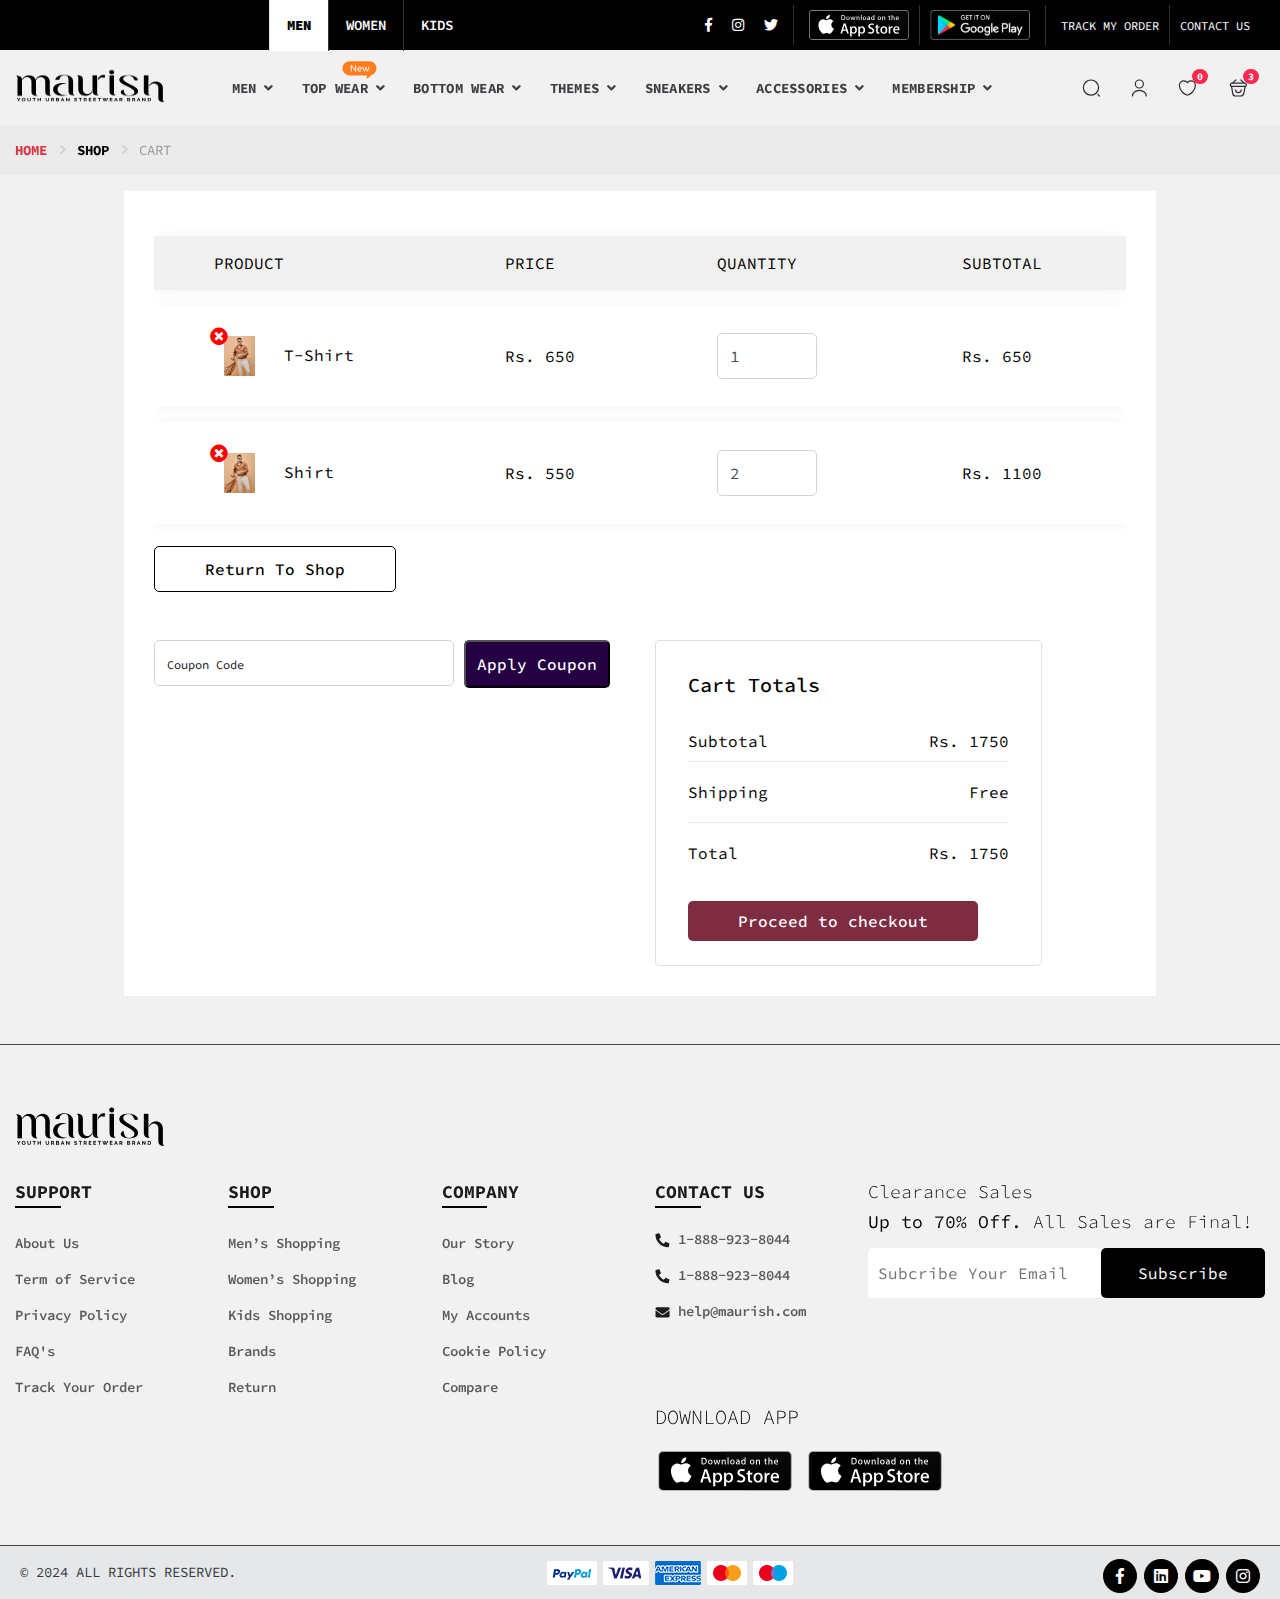
<file: cart.html>
<!DOCTYPE html>
<html lang="en" dir="ltr">
  <head>
    <meta charset="UTF-8" />
    <meta name="viewport" content="width=device-width,initial-scale=1" />
    <meta name="format-detection" content="telephone=no" />
    <title>Maurish Ecommerence</title>
    <link rel="icon" type="image/png" href="images/logo.jpeg" />
    <!-- fonts -->
    <link
      rel="stylesheet"
      href="https://fonts.googleapis.com/css?family=Roboto:400,400i,500,500i,700,700i"
    />
    <!-- css -->
    <link
      rel="stylesheet"
      href="vendor/bootstrap-4.2.1/css/bootstrap.min.css"
    />
    <link
      rel="stylesheet"
      href="vendor/owl-carousel-2.3.4/assets/owl.carousel.min.css"
    />
    <link rel="stylesheet" href="css/style.css" />
    <link rel="stylesheet" href="css/custom.css" />
    <!-- js -->
    <script src="vendor/jquery-3.3.1/jquery.min.js"></script>
    <script src="vendor/bootstrap-4.2.1/js/bootstrap.bundle.min.js"></script>
    <script src="vendor/owl-carousel-2.3.4/owl.carousel.min.js"></script>
    <script src="vendor/nouislider-12.1.0/nouislider.min.js"></script>
    <script src="js/number.js"></script>
    <script src="js/main.js"></script>
    <script src="vendor/svg4everybody-2.1.9/svg4everybody.min.js"></script>
    <script>
      svg4everybody();
    </script>
    <!-- font - fontawesome -->
    <link rel="stylesheet" href="vendor/fontawesome-5.6.1/css/all.min.css" />
    <!-- font - stroyka -->
    <link rel="stylesheet" href="fonts/stroyka/stroyka.css" />
    <script
      async
      src="https://www.googletagmanager.com/gtag/js?id=UA-97489509-6"
    ></script>
    <script>
      window.dataLayer = window.dataLayer || [];
      function gtag() {
        dataLayer.push(arguments);
      }
      gtag("js", new Date());
      gtag("config", "UA-97489509-6");
    </script>
  </head>

  <body>
    <!-- quickview-modal -->
    <div
      id="quickview-modal"
      class="modal fade"
      tabindex="-1"
      role="dialog"
      aria-hidden="true"
    >
      <div class="modal-dialog modal-dialog-centered modal-xl">
        <div class="modal-content"></div>
      </div>
    </div>
    <!-- quickview-modal / end -->

    <!-- mobilemenu -->
    <div class="mobilemenu">
      <div class="mobilemenu__backdrop"></div>
      <div class="mobilemenu__body">
        <div class="mobilemenu__header">
          <div class="mobilemenu__title">Menu</div>
          <button type="button" class="mobilemenu__close">
            <svg width="20px" height="20px">
              <use xlink:href="images/sprite.svg#cross-20"></use>
            </svg>
          </button>
        </div>
        <div class="mobilemenu__content">
          <ul
            class="nav nav-tabs"
            id="myTab"
            role="tablist"
            style="background: #000; padding-left: 20px"
          >
            <li class="nav-item" role="presentation">
              <button
                class="nav-link active"
                id="home-tab"
                data-toggle="tab"
                data-target="#home"
                type="button"
                role="tab"
                aria-controls="home"
                aria-selected="true"
                style="border-left: 1px solid transparent !important"
              >
                MEN
              </button>
            </li>
            <li class="nav-item" role="presentation">
              <button
                class="nav-link"
                id="profile-tab"
                data-toggle="tab"
                data-target="#profile"
                type="button"
                role="tab"
                aria-controls="profile"
                aria-selected="false"
                style="border-left: 1px solid #ddd !important"
              >
                WOMEN
              </button>
            </li>
            <li class="nav-item" role="presentation">
              <button
                class="nav-link"
                id="contact-tab"
                data-toggle="tab"
                data-target="#contact"
                type="button"
                role="tab"
                aria-controls="contact"
                aria-selected="false"
                style="border-left: 1px solid #ddd !important"
              >
                KIDS
              </button>
            </li>
          </ul>
          <div class="tab-content" id="myTabContent">
            <div
              class="tab-pane fade show active"
              id="home"
              role="tabpanel"
              aria-labelledby="home-tab"
            >
              <ul
                class="mobile-links mobile-links--level--0"
                data-collapse
                data-collapse-opened-class="mobile-links__item--open"
              >
                <li class="mobile-links__item" data-collapse-item>
                  <div class="mobile-links__item-title">
                    <a href="product-list.html" class="mobile-links__item-link"
                      >MEN</a
                    >
                    <button
                      class="mobile-links__item-toggle"
                      type="button"
                      data-collapse-trigger
                    >
                      <svg
                        class="mobile-links__item-arrow"
                        width="12px"
                        height="7px"
                      >
                        <use
                          xlink:href="images/sprite.svg#arrow-rounded-down-12x7"
                        ></use>
                      </svg>
                    </button>
                  </div>
                  <div
                    class="mobile-links__item-sub-links"
                    data-collapse-content
                  >
                    <ul class="mobile-links mobile-links--level--1">
                      <li class="mobile-links__item" data-collapse-item>
                        <div class="mobile-links__item-title">
                          <a
                            href="product-list.html"
                            class="mobile-links__item-link"
                            >Caps</a
                          >
                        </div>
                      </li>
                      <li class="mobile-links__item" data-collapse-item>
                        <div class="mobile-links__item-title">
                          <a
                            href="product-list.html"
                            class="mobile-links__item-link"
                            >Hoodies</a
                          >
                        </div>
                      </li>
                      <li class="mobile-links__item" data-collapse-item>
                        <div class="mobile-links__item-title">
                          <a
                            href="product-list.html"
                            class="mobile-links__item-link"
                            >T-shirt</a
                          >
                        </div>
                      </li>
                      <li class="mobile-links__item" data-collapse-item>
                        <div class="mobile-links__item-title">
                          <a
                            href="product-list.html"
                            class="mobile-links__item-link"
                            >Eyeware</a
                          >
                        </div>
                      </li>
                      <li class="mobile-links__item" data-collapse-item>
                        <div class="mobile-links__item-title">
                          <a
                            href="product-list.html"
                            class="mobile-links__item-link"
                            >Bottoms</a
                          >
                        </div>
                      </li>
                      <li class="mobile-links__item" data-collapse-item>
                        <div class="mobile-links__item-title">
                          <a
                            href="product-list.html"
                            class="mobile-links__item-link"
                            >Bags</a
                          >
                        </div>
                      </li>
                      <li class="mobile-links__item" data-collapse-item>
                        <div class="mobile-links__item-title">
                          <a
                            href="product-list.html"
                            class="mobile-links__item-link"
                            >Wallets</a
                          >
                        </div>
                      </li>
                      <li class="mobile-links__item" data-collapse-item>
                        <div class="mobile-links__item-title">
                          <a
                            href="product-list.html"
                            class="mobile-links__item-link"
                            >Belts</a
                          >
                        </div>
                      </li>
                      <li class="mobile-links__item" data-collapse-item>
                        <div class="mobile-links__item-title">
                          <a
                            href="product-list.html"
                            class="mobile-links__item-link"
                            >Watch</a
                          >
                        </div>
                      </li>
                    </ul>
                  </div>
                </li>

                <li class="mobile-links__item" data-collapse-item>
                  <div class="mobile-links__item-title">
                    <a href="product-list.html" class="mobile-links__item-link"
                      >TOP Wear</a
                    >
                    <button
                      class="mobile-links__item-toggle"
                      type="button"
                      data-collapse-trigger
                    >
                      <svg
                        class="mobile-links__item-arrow"
                        width="12px"
                        height="7px"
                      >
                        <use
                          xlink:href="images/sprite.svg#arrow-rounded-down-12x7"
                        ></use>
                      </svg>
                    </button>
                  </div>
                  <div
                    class="mobile-links__item-sub-links"
                    data-collapse-content
                  >
                    <ul class="mobile-links mobile-links--level--1">
                      <li class="mobile-links__item" data-collapse-item>
                        <div class="mobile-links__item-title">
                          <a
                            href="product-list.html"
                            class="mobile-links__item-link"
                            >Caps</a
                          >
                        </div>
                      </li>
                      <li class="mobile-links__item" data-collapse-item>
                        <div class="mobile-links__item-title">
                          <a
                            href="product-list.html"
                            class="mobile-links__item-link"
                            >Hoodies</a
                          >
                        </div>
                      </li>
                      <li class="mobile-links__item" data-collapse-item>
                        <div class="mobile-links__item-title">
                          <a
                            href="product-list.html"
                            class="mobile-links__item-link"
                            >T-shirt</a
                          >
                        </div>
                      </li>
                      <li class="mobile-links__item" data-collapse-item>
                        <div class="mobile-links__item-title">
                          <a
                            href="product-list.html"
                            class="mobile-links__item-link"
                            >Eyeware</a
                          >
                        </div>
                      </li>
                      <li class="mobile-links__item" data-collapse-item>
                        <div class="mobile-links__item-title">
                          <a
                            href="product-list.html"
                            class="mobile-links__item-link"
                            >Bottoms</a
                          >
                        </div>
                      </li>
                      <li class="mobile-links__item" data-collapse-item>
                        <div class="mobile-links__item-title">
                          <a
                            href="product-list.html"
                            class="mobile-links__item-link"
                            >Bags</a
                          >
                        </div>
                      </li>
                      <li class="mobile-links__item" data-collapse-item>
                        <div class="mobile-links__item-title">
                          <a
                            href="product-list.html"
                            class="mobile-links__item-link"
                            >Wallets</a
                          >
                        </div>
                      </li>
                      <li class="mobile-links__item" data-collapse-item>
                        <div class="mobile-links__item-title">
                          <a
                            href="product-list.html"
                            class="mobile-links__item-link"
                            >Belts</a
                          >
                        </div>
                      </li>
                      <li class="mobile-links__item" data-collapse-item>
                        <div class="mobile-links__item-title">
                          <a
                            href="product-list.html"
                            class="mobile-links__item-link"
                            >Watch</a
                          >
                        </div>
                      </li>
                    </ul>
                  </div>
                </li>

                <li class="mobile-links__item" data-collapse-item>
                  <div class="mobile-links__item-title">
                    <a href="product-list.html" class="mobile-links__item-link"
                      >Bottom Wear</a
                    >
                    <button
                      class="mobile-links__item-toggle"
                      type="button"
                      data-collapse-trigger
                    >
                      <svg
                        class="mobile-links__item-arrow"
                        width="12px"
                        height="7px"
                      >
                        <use
                          xlink:href="images/sprite.svg#arrow-rounded-down-12x7"
                        ></use>
                      </svg>
                    </button>
                  </div>
                  <div
                    class="mobile-links__item-sub-links"
                    data-collapse-content
                  >
                    <ul class="mobile-links mobile-links--level--1">
                      <li class="mobile-links__item" data-collapse-item>
                        <div class="mobile-links__item-title">
                          <a
                            href="product-list.html"
                            class="mobile-links__item-link"
                            >Caps</a
                          >
                        </div>
                      </li>
                      <li class="mobile-links__item" data-collapse-item>
                        <div class="mobile-links__item-title">
                          <a
                            href="product-list.html"
                            class="mobile-links__item-link"
                            >Hoodies</a
                          >
                        </div>
                      </li>
                      <li class="mobile-links__item" data-collapse-item>
                        <div class="mobile-links__item-title">
                          <a
                            href="product-list.html"
                            class="mobile-links__item-link"
                            >T-shirt</a
                          >
                        </div>
                      </li>
                      <li class="mobile-links__item" data-collapse-item>
                        <div class="mobile-links__item-title">
                          <a
                            href="product-list.html"
                            class="mobile-links__item-link"
                            >Eyeware</a
                          >
                        </div>
                      </li>
                      <li class="mobile-links__item" data-collapse-item>
                        <div class="mobile-links__item-title">
                          <a
                            href="product-list.html"
                            class="mobile-links__item-link"
                            >Bottoms</a
                          >
                        </div>
                      </li>
                      <li class="mobile-links__item" data-collapse-item>
                        <div class="mobile-links__item-title">
                          <a
                            href="product-list.html"
                            class="mobile-links__item-link"
                            >Bags</a
                          >
                        </div>
                      </li>
                      <li class="mobile-links__item" data-collapse-item>
                        <div class="mobile-links__item-title">
                          <a
                            href="product-list.html"
                            class="mobile-links__item-link"
                            >Wallets</a
                          >
                        </div>
                      </li>
                      <li class="mobile-links__item" data-collapse-item>
                        <div class="mobile-links__item-title">
                          <a
                            href="product-list.html"
                            class="mobile-links__item-link"
                            >Belts</a
                          >
                        </div>
                      </li>
                      <li class="mobile-links__item" data-collapse-item>
                        <div class="mobile-links__item-title">
                          <a
                            href="product-list.html"
                            class="mobile-links__item-link"
                            >Watch</a
                          >
                        </div>
                      </li>
                    </ul>
                  </div>
                </li>

                <li class="mobile-links__item" data-collapse-item>
                  <div class="mobile-links__item-title">
                    <a href="product-list.html" class="mobile-links__item-link">
                      themes
                    </a>
                    <button
                      class="mobile-links__item-toggle"
                      type="button"
                      data-collapse-trigger
                    >
                      <svg
                        class="mobile-links__item-arrow"
                        width="12px"
                        height="7px"
                      >
                        <use
                          xlink:href="images/sprite.svg#arrow-rounded-down-12x7"
                        ></use>
                      </svg>
                    </button>
                  </div>
                  <div
                    class="mobile-links__item-sub-links"
                    data-collapse-content
                  >
                    <ul class="mobile-links mobile-links--level--1">
                      <li class="mobile-links__item" data-collapse-item>
                        <div class="mobile-links__item-title">
                          <a
                            href="product-list.html"
                            class="mobile-links__item-link"
                            >Caps</a
                          >
                        </div>
                      </li>
                      <li class="mobile-links__item" data-collapse-item>
                        <div class="mobile-links__item-title">
                          <a
                            href="product-list.html"
                            class="mobile-links__item-link"
                            >Hoodies</a
                          >
                        </div>
                      </li>
                      <li class="mobile-links__item" data-collapse-item>
                        <div class="mobile-links__item-title">
                          <a
                            href="product-list.html"
                            class="mobile-links__item-link"
                            >T-shirt</a
                          >
                        </div>
                      </li>
                      <li class="mobile-links__item" data-collapse-item>
                        <div class="mobile-links__item-title">
                          <a
                            href="product-list.html"
                            class="mobile-links__item-link"
                            >Eyeware</a
                          >
                        </div>
                      </li>
                      <li class="mobile-links__item" data-collapse-item>
                        <div class="mobile-links__item-title">
                          <a
                            href="product-list.html"
                            class="mobile-links__item-link"
                            >Bottoms</a
                          >
                        </div>
                      </li>
                      <li class="mobile-links__item" data-collapse-item>
                        <div class="mobile-links__item-title">
                          <a
                            href="product-list.html"
                            class="mobile-links__item-link"
                            >Bags</a
                          >
                        </div>
                      </li>
                      <li class="mobile-links__item" data-collapse-item>
                        <div class="mobile-links__item-title">
                          <a
                            href="product-list.html"
                            class="mobile-links__item-link"
                            >Wallets</a
                          >
                        </div>
                      </li>
                      <li class="mobile-links__item" data-collapse-item>
                        <div class="mobile-links__item-title">
                          <a
                            href="product-list.html"
                            class="mobile-links__item-link"
                            >Belts</a
                          >
                        </div>
                      </li>
                      <li class="mobile-links__item" data-collapse-item>
                        <div class="mobile-links__item-title">
                          <a
                            href="product-list.html"
                            class="mobile-links__item-link"
                            >Watch</a
                          >
                        </div>
                      </li>
                    </ul>
                  </div>
                </li>

                <li class="mobile-links__item" data-collapse-item>
                  <div class="mobile-links__item-title">
                    <a href="product-list.html" class="mobile-links__item-link">
                      sneakers
                    </a>
                    <button
                      class="mobile-links__item-toggle"
                      type="button"
                      data-collapse-trigger
                    >
                      <svg
                        class="mobile-links__item-arrow"
                        width="12px"
                        height="7px"
                      >
                        <use
                          xlink:href="images/sprite.svg#arrow-rounded-down-12x7"
                        ></use>
                      </svg>
                    </button>
                  </div>
                  <div
                    class="mobile-links__item-sub-links"
                    data-collapse-content
                  >
                    <ul class="mobile-links mobile-links--level--1">
                      <li class="mobile-links__item" data-collapse-item>
                        <div class="mobile-links__item-title">
                          <a
                            href="product-list.html"
                            class="mobile-links__item-link"
                            >Caps</a
                          >
                        </div>
                      </li>
                      <li class="mobile-links__item" data-collapse-item>
                        <div class="mobile-links__item-title">
                          <a
                            href="product-list.html"
                            class="mobile-links__item-link"
                            >Hoodies</a
                          >
                        </div>
                      </li>
                      <li class="mobile-links__item" data-collapse-item>
                        <div class="mobile-links__item-title">
                          <a
                            href="product-list.html"
                            class="mobile-links__item-link"
                            >T-shirt</a
                          >
                        </div>
                      </li>
                      <li class="mobile-links__item" data-collapse-item>
                        <div class="mobile-links__item-title">
                          <a
                            href="product-list.html"
                            class="mobile-links__item-link"
                            >Eyeware</a
                          >
                        </div>
                      </li>
                      <li class="mobile-links__item" data-collapse-item>
                        <div class="mobile-links__item-title">
                          <a
                            href="product-list.html"
                            class="mobile-links__item-link"
                            >Bottoms</a
                          >
                        </div>
                      </li>
                      <li class="mobile-links__item" data-collapse-item>
                        <div class="mobile-links__item-title">
                          <a
                            href="product-list.html"
                            class="mobile-links__item-link"
                            >Bags</a
                          >
                        </div>
                      </li>
                      <li class="mobile-links__item" data-collapse-item>
                        <div class="mobile-links__item-title">
                          <a
                            href="product-list.html"
                            class="mobile-links__item-link"
                            >Wallets</a
                          >
                        </div>
                      </li>
                      <li class="mobile-links__item" data-collapse-item>
                        <div class="mobile-links__item-title">
                          <a
                            href="product-list.html"
                            class="mobile-links__item-link"
                            >Belts</a
                          >
                        </div>
                      </li>
                      <li class="mobile-links__item" data-collapse-item>
                        <div class="mobile-links__item-title">
                          <a
                            href="product-list.html"
                            class="mobile-links__item-link"
                            >Watch</a
                          >
                        </div>
                      </li>
                    </ul>
                  </div>
                </li>

                <li class="mobile-links__item" data-collapse-item>
                  <div class="mobile-links__item-title">
                    <a href="product-list.html" class="mobile-links__item-link">
                      mrish x google
                    </a>
                    <button
                      class="mobile-links__item-toggle"
                      type="button"
                      data-collapse-trigger
                    >
                      <svg
                        class="mobile-links__item-arrow"
                        width="12px"
                        height="7px"
                      >
                        <use
                          xlink:href="images/sprite.svg#arrow-rounded-down-12x7"
                        ></use>
                      </svg>
                    </button>
                  </div>
                  <div
                    class="mobile-links__item-sub-links"
                    data-collapse-content
                  >
                    <ul class="mobile-links mobile-links--level--1">
                      <li class="mobile-links__item" data-collapse-item>
                        <div class="mobile-links__item-title">
                          <a
                            href="product-list.html"
                            class="mobile-links__item-link"
                            >Caps</a
                          >
                        </div>
                      </li>
                      <li class="mobile-links__item" data-collapse-item>
                        <div class="mobile-links__item-title">
                          <a
                            href="product-list.html"
                            class="mobile-links__item-link"
                            >Hoodies</a
                          >
                        </div>
                      </li>
                      <li class="mobile-links__item" data-collapse-item>
                        <div class="mobile-links__item-title">
                          <a
                            href="product-list.html"
                            class="mobile-links__item-link"
                            >T-shirt</a
                          >
                        </div>
                      </li>
                      <li class="mobile-links__item" data-collapse-item>
                        <div class="mobile-links__item-title">
                          <a
                            href="product-list.html"
                            class="mobile-links__item-link"
                            >Eyeware</a
                          >
                        </div>
                      </li>
                      <li class="mobile-links__item" data-collapse-item>
                        <div class="mobile-links__item-title">
                          <a
                            href="product-list.html"
                            class="mobile-links__item-link"
                            >Bottoms</a
                          >
                        </div>
                      </li>
                      <li class="mobile-links__item" data-collapse-item>
                        <div class="mobile-links__item-title">
                          <a
                            href="product-list.html"
                            class="mobile-links__item-link"
                            >Bags</a
                          >
                        </div>
                      </li>
                      <li class="mobile-links__item" data-collapse-item>
                        <div class="mobile-links__item-title">
                          <a
                            href="product-list.html"
                            class="mobile-links__item-link"
                            >Wallets</a
                          >
                        </div>
                      </li>
                      <li class="mobile-links__item" data-collapse-item>
                        <div class="mobile-links__item-title">
                          <a
                            href="product-list.html"
                            class="mobile-links__item-link"
                            >Belts</a
                          >
                        </div>
                      </li>
                      <li class="mobile-links__item" data-collapse-item>
                        <div class="mobile-links__item-title">
                          <a
                            href="product-list.html"
                            class="mobile-links__item-link"
                            >Watch</a
                          >
                        </div>
                      </li>
                    </ul>
                  </div>
                </li>
              </ul>
            </div>
            <div
              class="tab-pane fade"
              id="profile"
              role="tabpanel"
              aria-labelledby="profile-tab"
            >
              <ul
                class="mobile-links mobile-links--level--0"
                data-collapse
                data-collapse-opened-class="mobile-links__item--open"
              >
                <li class="mobile-links__item" data-collapse-item>
                  <div class="mobile-links__item-title">
                    <a href="product-list.html" class="mobile-links__item-link"
                      >WOMEN</a
                    >
                    <button
                      class="mobile-links__item-toggle"
                      type="button"
                      data-collapse-trigger
                    >
                      <svg
                        class="mobile-links__item-arrow"
                        width="12px"
                        height="7px"
                      >
                        <use
                          xlink:href="images/sprite.svg#arrow-rounded-down-12x7"
                        ></use>
                      </svg>
                    </button>
                  </div>
                  <div
                    class="mobile-links__item-sub-links"
                    data-collapse-content
                  >
                    <ul class="mobile-links mobile-links--level--1">
                      <li class="mobile-links__item" data-collapse-item>
                        <div class="mobile-links__item-title">
                          <a
                            href="product-list.html"
                            class="mobile-links__item-link"
                            >Caps</a
                          >
                        </div>
                      </li>
                      <li class="mobile-links__item" data-collapse-item>
                        <div class="mobile-links__item-title">
                          <a
                            href="product-list.html"
                            class="mobile-links__item-link"
                            >Hoodies</a
                          >
                        </div>
                      </li>
                      <li class="mobile-links__item" data-collapse-item>
                        <div class="mobile-links__item-title">
                          <a
                            href="product-list.html"
                            class="mobile-links__item-link"
                            >T-shirt</a
                          >
                        </div>
                      </li>
                      <li class="mobile-links__item" data-collapse-item>
                        <div class="mobile-links__item-title">
                          <a
                            href="product-list.html"
                            class="mobile-links__item-link"
                            >Eyeware</a
                          >
                        </div>
                      </li>
                      <li class="mobile-links__item" data-collapse-item>
                        <div class="mobile-links__item-title">
                          <a
                            href="product-list.html"
                            class="mobile-links__item-link"
                            >Bottoms</a
                          >
                        </div>
                      </li>
                      <li class="mobile-links__item" data-collapse-item>
                        <div class="mobile-links__item-title">
                          <a
                            href="product-list.html"
                            class="mobile-links__item-link"
                            >Bags</a
                          >
                        </div>
                      </li>
                      <li class="mobile-links__item" data-collapse-item>
                        <div class="mobile-links__item-title">
                          <a
                            href="product-list.html"
                            class="mobile-links__item-link"
                            >Wallets</a
                          >
                        </div>
                      </li>
                      <li class="mobile-links__item" data-collapse-item>
                        <div class="mobile-links__item-title">
                          <a
                            href="product-list.html"
                            class="mobile-links__item-link"
                            >Belts</a
                          >
                        </div>
                      </li>
                      <li class="mobile-links__item" data-collapse-item>
                        <div class="mobile-links__item-title">
                          <a
                            href="product-list.html"
                            class="mobile-links__item-link"
                            >Watch</a
                          >
                        </div>
                      </li>
                    </ul>
                  </div>
                </li>

                <li class="mobile-links__item" data-collapse-item>
                  <div class="mobile-links__item-title">
                    <a href="product-list.html" class="mobile-links__item-link"
                      >Top wear</a
                    >
                    <button
                      class="mobile-links__item-toggle"
                      type="button"
                      data-collapse-trigger
                    >
                      <svg
                        class="mobile-links__item-arrow"
                        width="12px"
                        height="7px"
                      >
                        <use
                          xlink:href="images/sprite.svg#arrow-rounded-down-12x7"
                        ></use>
                      </svg>
                    </button>
                  </div>
                  <div
                    class="mobile-links__item-sub-links"
                    data-collapse-content
                  >
                    <ul class="mobile-links mobile-links--level--1">
                      <li class="mobile-links__item" data-collapse-item>
                        <div class="mobile-links__item-title">
                          <a
                            href="product-list.html"
                            class="mobile-links__item-link"
                            >Caps</a
                          >
                        </div>
                      </li>
                      <li class="mobile-links__item" data-collapse-item>
                        <div class="mobile-links__item-title">
                          <a
                            href="product-list.html"
                            class="mobile-links__item-link"
                            >Hoodies</a
                          >
                        </div>
                      </li>
                      <li class="mobile-links__item" data-collapse-item>
                        <div class="mobile-links__item-title">
                          <a
                            href="product-list.html"
                            class="mobile-links__item-link"
                            >T-shirt</a
                          >
                        </div>
                      </li>
                      <li class="mobile-links__item" data-collapse-item>
                        <div class="mobile-links__item-title">
                          <a
                            href="product-list.html"
                            class="mobile-links__item-link"
                            >Eyeware</a
                          >
                        </div>
                      </li>
                      <li class="mobile-links__item" data-collapse-item>
                        <div class="mobile-links__item-title">
                          <a
                            href="product-list.html"
                            class="mobile-links__item-link"
                            >Bottoms</a
                          >
                        </div>
                      </li>
                      <li class="mobile-links__item" data-collapse-item>
                        <div class="mobile-links__item-title">
                          <a
                            href="product-list.html"
                            class="mobile-links__item-link"
                            >Bags</a
                          >
                        </div>
                      </li>
                      <li class="mobile-links__item" data-collapse-item>
                        <div class="mobile-links__item-title">
                          <a
                            href="product-list.html"
                            class="mobile-links__item-link"
                            >Wallets</a
                          >
                        </div>
                      </li>
                      <li class="mobile-links__item" data-collapse-item>
                        <div class="mobile-links__item-title">
                          <a
                            href="product-list.html"
                            class="mobile-links__item-link"
                            >Belts</a
                          >
                        </div>
                      </li>
                      <li class="mobile-links__item" data-collapse-item>
                        <div class="mobile-links__item-title">
                          <a
                            href="product-list.html"
                            class="mobile-links__item-link"
                            >Watch</a
                          >
                        </div>
                      </li>
                    </ul>
                  </div>
                </li>

                <li class="mobile-links__item" data-collapse-item>
                  <div class="mobile-links__item-title">
                    <a href="product-list.html" class="mobile-links__item-link"
                      >Bottom Wear</a
                    >
                    <button
                      class="mobile-links__item-toggle"
                      type="button"
                      data-collapse-trigger
                    >
                      <svg
                        class="mobile-links__item-arrow"
                        width="12px"
                        height="7px"
                      >
                        <use
                          xlink:href="images/sprite.svg#arrow-rounded-down-12x7"
                        ></use>
                      </svg>
                    </button>
                  </div>
                  <div
                    class="mobile-links__item-sub-links"
                    data-collapse-content
                  >
                    <ul class="mobile-links mobile-links--level--1">
                      <li class="mobile-links__item" data-collapse-item>
                        <div class="mobile-links__item-title">
                          <a
                            href="product-list.html"
                            class="mobile-links__item-link"
                            >Caps</a
                          >
                        </div>
                      </li>
                      <li class="mobile-links__item" data-collapse-item>
                        <div class="mobile-links__item-title">
                          <a
                            href="product-list.html"
                            class="mobile-links__item-link"
                            >Hoodies</a
                          >
                        </div>
                      </li>
                      <li class="mobile-links__item" data-collapse-item>
                        <div class="mobile-links__item-title">
                          <a
                            href="product-list.html"
                            class="mobile-links__item-link"
                            >T-shirt</a
                          >
                        </div>
                      </li>
                      <li class="mobile-links__item" data-collapse-item>
                        <div class="mobile-links__item-title">
                          <a
                            href="product-list.html"
                            class="mobile-links__item-link"
                            >Eyeware</a
                          >
                        </div>
                      </li>
                      <li class="mobile-links__item" data-collapse-item>
                        <div class="mobile-links__item-title">
                          <a
                            href="product-list.html"
                            class="mobile-links__item-link"
                            >Bottoms</a
                          >
                        </div>
                      </li>
                      <li class="mobile-links__item" data-collapse-item>
                        <div class="mobile-links__item-title">
                          <a
                            href="product-list.html"
                            class="mobile-links__item-link"
                            >Bags</a
                          >
                        </div>
                      </li>
                      <li class="mobile-links__item" data-collapse-item>
                        <div class="mobile-links__item-title">
                          <a
                            href="product-list.html"
                            class="mobile-links__item-link"
                            >Wallets</a
                          >
                        </div>
                      </li>
                      <li class="mobile-links__item" data-collapse-item>
                        <div class="mobile-links__item-title">
                          <a
                            href="product-list.html"
                            class="mobile-links__item-link"
                            >Belts</a
                          >
                        </div>
                      </li>
                      <li class="mobile-links__item" data-collapse-item>
                        <div class="mobile-links__item-title">
                          <a
                            href="product-list.html"
                            class="mobile-links__item-link"
                            >Watch</a
                          >
                        </div>
                      </li>
                    </ul>
                  </div>
                </li>

                <li class="mobile-links__item" data-collapse-item>
                  <div class="mobile-links__item-title">
                    <a href="product-list.html" class="mobile-links__item-link"
                      >Sunglasses</a
                    >
                    <button
                      class="mobile-links__item-toggle"
                      type="button"
                      data-collapse-trigger
                    >
                      <svg
                        class="mobile-links__item-arrow"
                        width="12px"
                        height="7px"
                      >
                        <use
                          xlink:href="images/sprite.svg#arrow-rounded-down-12x7"
                        ></use>
                      </svg>
                    </button>
                  </div>
                  <div
                    class="mobile-links__item-sub-links"
                    data-collapse-content
                  >
                    <ul class="mobile-links mobile-links--level--1">
                      <li class="mobile-links__item" data-collapse-item>
                        <div class="mobile-links__item-title">
                          <a
                            href="product-list.html"
                            class="mobile-links__item-link"
                            >Caps</a
                          >
                        </div>
                      </li>
                      <li class="mobile-links__item" data-collapse-item>
                        <div class="mobile-links__item-title">
                          <a
                            href="product-list.html"
                            class="mobile-links__item-link"
                            >Hoodies</a
                          >
                        </div>
                      </li>
                      <li class="mobile-links__item" data-collapse-item>
                        <div class="mobile-links__item-title">
                          <a
                            href="product-list.html"
                            class="mobile-links__item-link"
                            >T-shirt</a
                          >
                        </div>
                      </li>
                      <li class="mobile-links__item" data-collapse-item>
                        <div class="mobile-links__item-title">
                          <a
                            href="product-list.html"
                            class="mobile-links__item-link"
                            >Eyeware</a
                          >
                        </div>
                      </li>
                      <li class="mobile-links__item" data-collapse-item>
                        <div class="mobile-links__item-title">
                          <a
                            href="product-list.html"
                            class="mobile-links__item-link"
                            >Bottoms</a
                          >
                        </div>
                      </li>
                      <li class="mobile-links__item" data-collapse-item>
                        <div class="mobile-links__item-title">
                          <a
                            href="product-list.html"
                            class="mobile-links__item-link"
                            >Bags</a
                          >
                        </div>
                      </li>
                      <li class="mobile-links__item" data-collapse-item>
                        <div class="mobile-links__item-title">
                          <a
                            href="product-list.html"
                            class="mobile-links__item-link"
                            >Wallets</a
                          >
                        </div>
                      </li>
                      <li class="mobile-links__item" data-collapse-item>
                        <div class="mobile-links__item-title">
                          <a
                            href="product-list.html"
                            class="mobile-links__item-link"
                            >Belts</a
                          >
                        </div>
                      </li>
                      <li class="mobile-links__item" data-collapse-item>
                        <div class="mobile-links__item-title">
                          <a
                            href="product-list.html"
                            class="mobile-links__item-link"
                            >Watch</a
                          >
                        </div>
                      </li>
                    </ul>
                  </div>
                </li>
              </ul>
            </div>
            <div
              class="tab-pane fade"
              id="contact"
              role="tabpanel"
              aria-labelledby="contact-tab"
            >
              <ul
                class="mobile-links mobile-links--level--0"
                data-collapse
                data-collapse-opened-class="mobile-links__item--open"
              >
                <li class="mobile-links__item" data-collapse-item>
                  <div class="mobile-links__item-title">
                    <a href="product-list.html" class="mobile-links__item-link"
                      >Kids</a
                    >
                    <button
                      class="mobile-links__item-toggle"
                      type="button"
                      data-collapse-trigger
                    >
                      <svg
                        class="mobile-links__item-arrow"
                        width="12px"
                        height="7px"
                      >
                        <use
                          xlink:href="images/sprite.svg#arrow-rounded-down-12x7"
                        ></use>
                      </svg>
                    </button>
                  </div>
                  <div
                    class="mobile-links__item-sub-links"
                    data-collapse-content
                  >
                    <ul class="mobile-links mobile-links--level--1">
                      <li class="mobile-links__item" data-collapse-item>
                        <div class="mobile-links__item-title">
                          <a
                            href="product-list.html"
                            class="mobile-links__item-link"
                            >Caps</a
                          >
                        </div>
                      </li>
                      <li class="mobile-links__item" data-collapse-item>
                        <div class="mobile-links__item-title">
                          <a
                            href="product-list.html"
                            class="mobile-links__item-link"
                            >Hoodies</a
                          >
                        </div>
                      </li>
                      <li class="mobile-links__item" data-collapse-item>
                        <div class="mobile-links__item-title">
                          <a
                            href="product-list.html"
                            class="mobile-links__item-link"
                            >T-shirt</a
                          >
                        </div>
                      </li>
                      <li class="mobile-links__item" data-collapse-item>
                        <div class="mobile-links__item-title">
                          <a
                            href="product-list.html"
                            class="mobile-links__item-link"
                            >Eyeware</a
                          >
                        </div>
                      </li>
                      <li class="mobile-links__item" data-collapse-item>
                        <div class="mobile-links__item-title">
                          <a
                            href="product-list.html"
                            class="mobile-links__item-link"
                            >Bottoms</a
                          >
                        </div>
                      </li>
                      <li class="mobile-links__item" data-collapse-item>
                        <div class="mobile-links__item-title">
                          <a
                            href="product-list.html"
                            class="mobile-links__item-link"
                            >Bags</a
                          >
                        </div>
                      </li>
                      <li class="mobile-links__item" data-collapse-item>
                        <div class="mobile-links__item-title">
                          <a
                            href="product-list.html"
                            class="mobile-links__item-link"
                            >Wallets</a
                          >
                        </div>
                      </li>
                      <li class="mobile-links__item" data-collapse-item>
                        <div class="mobile-links__item-title">
                          <a
                            href="product-list.html"
                            class="mobile-links__item-link"
                            >Belts</a
                          >
                        </div>
                      </li>
                      <li class="mobile-links__item" data-collapse-item>
                        <div class="mobile-links__item-title">
                          <a
                            href="product-list.html"
                            class="mobile-links__item-link"
                            >Watch</a
                          >
                        </div>
                      </li>
                    </ul>
                  </div>
                </li>

                <li class="mobile-links__item" data-collapse-item>
                  <div class="mobile-links__item-title">
                    <a href="product-list.html" class="mobile-links__item-link"
                      >Top Wear</a
                    >
                    <button
                      class="mobile-links__item-toggle"
                      type="button"
                      data-collapse-trigger
                    >
                      <svg
                        class="mobile-links__item-arrow"
                        width="12px"
                        height="7px"
                      >
                        <use
                          xlink:href="images/sprite.svg#arrow-rounded-down-12x7"
                        ></use>
                      </svg>
                    </button>
                  </div>
                  <div
                    class="mobile-links__item-sub-links"
                    data-collapse-content
                  >
                    <ul class="mobile-links mobile-links--level--1">
                      <li class="mobile-links__item" data-collapse-item>
                        <div class="mobile-links__item-title">
                          <a
                            href="product-list.html"
                            class="mobile-links__item-link"
                            >Caps</a
                          >
                        </div>
                      </li>
                      <li class="mobile-links__item" data-collapse-item>
                        <div class="mobile-links__item-title">
                          <a
                            href="product-list.html"
                            class="mobile-links__item-link"
                            >Hoodies</a
                          >
                        </div>
                      </li>
                      <li class="mobile-links__item" data-collapse-item>
                        <div class="mobile-links__item-title">
                          <a
                            href="product-list.html"
                            class="mobile-links__item-link"
                            >T-shirt</a
                          >
                        </div>
                      </li>
                      <li class="mobile-links__item" data-collapse-item>
                        <div class="mobile-links__item-title">
                          <a
                            href="product-list.html"
                            class="mobile-links__item-link"
                            >Eyeware</a
                          >
                        </div>
                      </li>
                      <li class="mobile-links__item" data-collapse-item>
                        <div class="mobile-links__item-title">
                          <a
                            href="product-list.html"
                            class="mobile-links__item-link"
                            >Bottoms</a
                          >
                        </div>
                      </li>
                      <li class="mobile-links__item" data-collapse-item>
                        <div class="mobile-links__item-title">
                          <a
                            href="product-list.html"
                            class="mobile-links__item-link"
                            >Bags</a
                          >
                        </div>
                      </li>
                      <li class="mobile-links__item" data-collapse-item>
                        <div class="mobile-links__item-title">
                          <a
                            href="product-list.html"
                            class="mobile-links__item-link"
                            >Wallets</a
                          >
                        </div>
                      </li>
                      <li class="mobile-links__item" data-collapse-item>
                        <div class="mobile-links__item-title">
                          <a
                            href="product-list.html"
                            class="mobile-links__item-link"
                            >Belts</a
                          >
                        </div>
                      </li>
                      <li class="mobile-links__item" data-collapse-item>
                        <div class="mobile-links__item-title">
                          <a
                            href="product-list.html"
                            class="mobile-links__item-link"
                            >Watch</a
                          >
                        </div>
                      </li>
                    </ul>
                  </div>
                </li>

                <li class="mobile-links__item" data-collapse-item>
                  <div class="mobile-links__item-title">
                    <a href="product-list.html" class="mobile-links__item-link"
                      >Bottom Wear</a
                    >
                    <button
                      class="mobile-links__item-toggle"
                      type="button"
                      data-collapse-trigger
                    >
                      <svg
                        class="mobile-links__item-arrow"
                        width="12px"
                        height="7px"
                      >
                        <use
                          xlink:href="images/sprite.svg#arrow-rounded-down-12x7"
                        ></use>
                      </svg>
                    </button>
                  </div>
                  <div
                    class="mobile-links__item-sub-links"
                    data-collapse-content
                  >
                    <ul class="mobile-links mobile-links--level--1">
                      <li class="mobile-links__item" data-collapse-item>
                        <div class="mobile-links__item-title">
                          <a
                            href="product-list.html"
                            class="mobile-links__item-link"
                            >Caps</a
                          >
                        </div>
                      </li>
                      <li class="mobile-links__item" data-collapse-item>
                        <div class="mobile-links__item-title">
                          <a
                            href="product-list.html"
                            class="mobile-links__item-link"
                            >Hoodies</a
                          >
                        </div>
                      </li>
                      <li class="mobile-links__item" data-collapse-item>
                        <div class="mobile-links__item-title">
                          <a
                            href="product-list.html"
                            class="mobile-links__item-link"
                            >T-shirt</a
                          >
                        </div>
                      </li>
                      <li class="mobile-links__item" data-collapse-item>
                        <div class="mobile-links__item-title">
                          <a
                            href="product-list.html"
                            class="mobile-links__item-link"
                            >Eyeware</a
                          >
                        </div>
                      </li>
                      <li class="mobile-links__item" data-collapse-item>
                        <div class="mobile-links__item-title">
                          <a
                            href="product-list.html"
                            class="mobile-links__item-link"
                            >Bottoms</a
                          >
                        </div>
                      </li>
                      <li class="mobile-links__item" data-collapse-item>
                        <div class="mobile-links__item-title">
                          <a
                            href="product-list.html"
                            class="mobile-links__item-link"
                            >Bags</a
                          >
                        </div>
                      </li>
                      <li class="mobile-links__item" data-collapse-item>
                        <div class="mobile-links__item-title">
                          <a
                            href="product-list.html"
                            class="mobile-links__item-link"
                            >Wallets</a
                          >
                        </div>
                      </li>
                      <li class="mobile-links__item" data-collapse-item>
                        <div class="mobile-links__item-title">
                          <a
                            href="product-list.html"
                            class="mobile-links__item-link"
                            >Belts</a
                          >
                        </div>
                      </li>
                      <li class="mobile-links__item" data-collapse-item>
                        <div class="mobile-links__item-title">
                          <a
                            href="product-list.html"
                            class="mobile-links__item-link"
                            >Watch</a
                          >
                        </div>
                      </li>
                    </ul>
                  </div>
                </li>
              </ul>
            </div>
          </div>
          <ul
            class="mobile-links mobile-links--level--0"
            data-collapse
            data-collapse-opened-class="mobile-links__item--open"
          >
            <li class="mobile-links__item" data-collapse-item>
              <div class="mobile-links__item-title">
                <a href="my-account.html" class="mobile-links__item-link"
                  >MY ACCOUNT</a
                >
                <button
                  class="mobile-links__item-toggle"
                  type="button"
                  data-collapse-trigger
                >
                  <svg
                    class="mobile-links__item-arrow"
                    width="12px"
                    height="7px"
                  >
                    <use
                      xlink:href="images/sprite.svg#arrow-rounded-down-12x7"
                    ></use>
                  </svg>
                </button>
              </div>
              <div class="mobile-links__item-sub-links" data-collapse-content>
                <ul class="mobile-links mobile-links--level--1">
                  <li class="mobile-links__item" data-collapse-item>
                    <div class="mobile-links__item-title">
                      <a href="login.html" class="mobile-links__item-link"
                        >Login</a
                      >
                      <button
                        class="mobile-links__item-toggle"
                        type="button"
                        data-collapse-trigger
                      >
                        <svg
                          class="mobile-links__item-arrow"
                          width="12px"
                          height="7px"
                        >
                          <use
                            xlink:href="images/sprite.svg#arrow-rounded-down-12x7"
                          ></use>
                        </svg>
                      </button>
                    </div>
                    <div
                      class="mobile-links__item-sub-links"
                      data-collapse-content
                    >
                      <ul class="mobile-links mobile-links--level--2">
                        <li class="mobile-links__item" data-collapse-item>
                          <div class="mobile-links__item-title">
                            <a
                              href="my-profile.html"
                              class="mobile-links__item-link"
                              >My Profile</a
                            >
                          </div>
                        </li>
                      </ul>
                    </div>
                  </li>

                  <li class="mobile-links__item" data-collapse-item>
                    <div class="mobile-links__item-title">
                      <a href="cart.html" class="mobile-links__item-link"
                        >Cart</a
                      >
                    </div>
                  </li>
                  <li class="mobile-links__item" data-collapse-item>
                    <div class="mobile-links__item-title">
                      <a href="checkout.html" class="mobile-links__item-link"
                        >Checkout</a
                      >
                    </div>
                  </li>
                  <li class="mobile-links__item" data-collapse-item>
                    <div class="mobile-links__item-title">
                      <a href="wishlist.html" class="mobile-links__item-link"
                        >Wishlist</a
                      >
                    </div>
                  </li>
                  <li class="mobile-links__item" data-collapse-item>
                    <div class="mobile-links__item-title">
                      <a href="compare.html" class="mobile-links__item-link"
                        >Compare</a
                      >
                    </div>
                  </li>
                  <li class="mobile-links__item" data-collapse-item>
                    <div class="mobile-links__item-title">
                      <a href="account.html" class="mobile-links__item-link"
                        >My Account</a
                      >
                    </div>
                  </li>
                  <li class="mobile-links__item" data-collapse-item>
                    <div class="mobile-links__item-title">
                      <a href="track-order.html" class="mobile-links__item-link"
                        >Track Order</a
                      >
                    </div>
                  </li>
                </ul>
              </div>
            </li>
          </ul>
        </div>
      </div>
    </div>
    <!-- mobilemenu / end -->

    <!-- site -->
    <div class="site">
      <!-- mobile site__header -->
      <header class="site__header d-lg-none">
        <div class="mobile-header mobile-header--sticky mobile-header--stuck">
          <div class="mobile-header__panel">
            <div class="container">
              <div class="mobile-header__body">
                <button class="mobile-header__menu-button">
                  <svg width="18px" height="14px">
                    <use xlink:href="images/sprite.svg#menu-18x14"></use>
                  </svg>
                </button>
                <a class="mobile-header__logo" href="index.html">
                  <img
                    src="images/logo.png"
                    alt="logo"
                    style="width: 80px; height: 40px"
                  />
                </a>
                <div class="mobile-header__search">
                  <form class="mobile-header__search-form" action="#">
                    <input
                      class="mobile-header__search-input"
                      name="search"
                      placeholder="Search over 10,000 products"
                      aria-label="Site search"
                      type="text"
                      autocomplete="off"
                    />
                    <button
                      class="mobile-header__search-button mobile-header__search-button--submit"
                      type="submit"
                    >
                      <svg width="20px" height="20px">
                        <use xlink:href="images/sprite.svg#search-20"></use>
                      </svg>
                    </button>
                    <button
                      class="mobile-header__search-button mobile-header__search-button--close"
                      type="button"
                    >
                      <svg width="20px" height="20px">
                        <use xlink:href="images/sprite.svg#cross-20"></use>
                      </svg>
                    </button>
                    <div class="mobile-header__search-body"></div>
                  </form>
                </div>
                <div class="mobile-header__indicators">
                  <div
                    class="indicator indicator--mobile-search indicator--mobile d-sm-none"
                  >
                    <button class="indicator__button">
                      <span class="indicator__area">
                        <img
                          src="images/icons/mobile-search.svg"
                          alt="img"
                          style="width: 35px; height: 35px"
                      /></span>
                    </button>
                  </div>
                  <div class="indicator indicator--mobile">
                    <a
                      href="cart.html"
                      class="indicator__button"
                      style="margin: 10px"
                    >
                      <img
                        src="images/icons/5.svg"
                        alt="bag"
                        style="width: 35px; height: 35px"
                      />
                      <span class="indicator__value">3</span>
                    </a>
                  </div>

                  <div class="indicator indicator--mobile d-none">
                    <a href="profile.html" class="indicator__button"
                      ><span class="indicator__area">
                        <img
                          src="images/icons/6.svg"
                          alt="bag"
                          style="width: 25px; height: 25px"
                        />
                      </span>
                    </a>
                  </div>
                </div>
              </div>
            </div>
          </div>
        </div>
      </header>

      <!-- mobile site__header / end -->

      <!-- desktop site__header -->
      <header class="site__header d-lg-block d-none">
        <div class="site-header">
          <!-- .topbar -->
          <div class="site-header__topbar topbar">
            <div class="topbar__container">
              <div class="topbar__row">
                <div class="topbar__spring"></div>
                <div
                  class="topbar__item topbar__item--link"
                  style="display: flex; justify-content: center"
                >
                  <ul
                    class="nav nav-tabs"
                    id="myTab"
                    role="tablist"
                    style="border-bottom: none !important"
                  >
                    <li class="nav-item" role="presentation">
                      <button
                        class="nav-link active"
                        id="MEN-tab"
                        data-toggle="tab"
                        data-target="#MEN"
                        type="button"
                        role="tab"
                        aria-controls="MEN"
                        aria-selected="true"
                      >
                        MEN
                      </button>
                    </li>
                    <li class="nav-item" role="presentation">
                      <button
                        class="nav-link"
                        id="WOMEN-tab"
                        data-toggle="tab"
                        data-target="#WOMEN"
                        type="button"
                        role="tab"
                        aria-controls="WOMEN"
                        aria-selected="false"
                      >
                        WOMEN
                      </button>
                    </li>
                    <li class="nav-item" role="presentation">
                      <button
                        class="nav-link"
                        id="KIDS-tab"
                        data-toggle="tab"
                        data-target="#KIDS"
                        type="button"
                        role="tab"
                        aria-controls="KIDS"
                        aria-selected="false"
                      >
                        KIDS
                      </button>
                    </li>
                  </ul>
                </div>

                <div class="topbar__item">
                  <div class="d-flex top-bar-social-icons">
                    <a href="">
                      <i class="fab fa-facebook-f"></i>
                    </a>
                    <a href="">
                      <i class="fab fa-instagram"></i>
                    </a>
                    <a href="">
                      <i class="fab fa-twitter"></i>
                    </a>
                  </div>
                  <div class="vertical-line"></div>
                  <div class="topbar-downloads">
                    <a href="">
                      <img
                        src="images/banners/app.svg"
                        alt="app"
                        class="img-fluid"
                      />
                    </a>
                    <div class="vertical-line"></div>
                    <a href="">
                      <img
                        src="images/banners/google.svg"
                        alt="app"
                        class="img-fluid"
                      />
                    </a>
                  </div>
                  <div class="vertical-line"></div>
                  <div class="topbar-right-links">
                    <a href="track-order.html">Track My Order</a>
                    <div class="vertical-line"></div>
                    <a href="contact-us.html">Contact Us</a>
                  </div>
                </div>
              </div>
            </div>
          </div>
          <!-- .topbar / end -->

          <div class="site-header__nav-panel">
            <div class="nav-panel">
              <div class="nav-panel__container container">
                <div class="nav-panel__row">
                  <div class="nav-panel__logo">
                    <a href="index.html">
                      <img
                        src="./images/logo.png"
                        alt="logo"
                        style="width: 150px; height: 60px"
                      />
                    </a>
                  </div>
                  <!-- .nav-links -->

                  <div
                    class="tab-content nav-panel__nav-links nav-links mx-auto"
                    id="myTabContent"
                  >
                    <div
                      class="tab-pane fade show active"
                      id="MEN"
                      role="tabpanel"
                      aria-labelledby="MEN-tab"
                    >
                      <ul class="nav-links__list">
                        <li
                          class="nav-links__item nav-links__item--with-submenu"
                        >
                          <a href="index.html">
                            <span
                              >MEN <i class="fas fa-angle-down mx-2"></i> </span
                          ></a>
                          <div class="nav-links__menu">
                            <!-- .menu -->
                            <ul class="menu menu--layout--classic">
                              <li><a href="product-list.html">Caps</a></li>
                              <li><a href="product-list.html">Hoodies</a></li>
                              <li><a href="product-list.html">T-shirt</a></li>
                              <li><a href="product-list.html">Eyeware</a></li>
                              <li><a href="product-list.html">Bottoms</a></li>
                              <li><a href="product-list.html">Bags</a></li>
                              <li><a href="product-list.html">Wallets</a></li>
                              <li><a href="product-list.html">Belts</a></li>
                              <li><a href="product-list.html">Watch</a></li>
                            </ul>
                            <!-- .menu / end -->
                          </div>
                        </li>

                        <li
                          class="nav-links__item nav-links__item--with-submenu"
                        >
                          <div
                            style="
                              position: absolute;
                              top: 6px;
                              margin-left: 50px;
                            "
                          >
                            <img
                              src="images/icons/7.svg"
                              alt="img"
                              style="width: 35px; height: 18px"
                            />
                          </div>
                          <a href="index.html" style="position: relative">
                            <span
                              >Top Wear
                              <i class="fas fa-angle-down mx-2"></i> </span
                          ></a>
                          <div class="nav-links__menu">
                            <!-- .menu -->
                            <ul class="menu menu--layout--classic">
                              <li><a href="product-list.html">Caps</a></li>
                              <li><a href="product-list.html">Hoodies</a></li>
                              <li><a href="product-list.html">T-shirt</a></li>
                              <li><a href="product-list.html">Eyeware</a></li>
                              <li><a href="product-list.html">Bottoms</a></li>
                              <li><a href="product-list.html">Bags</a></li>
                              <li><a href="product-list.html">Wallets</a></li>
                              <li><a href="product-list.html">Belts</a></li>
                              <li><a href="product-list.html">Watch</a></li>
                            </ul>
                            <!-- .menu / end -->
                          </div>
                        </li>

                        <li
                          class="nav-links__item nav-links__item--with-submenu"
                        >
                          <a href="index.html">
                            <span
                              >Bottom Wear
                              <i class="fas fa-angle-down mx-2"></i> </span
                          ></a>
                          <div class="nav-links__menu">
                            <!-- .menu -->
                            <ul class="menu menu--layout--classic">
                              <li><a href="product-list.html">Caps</a></li>
                              <li><a href="product-list.html">Hoodies</a></li>
                              <li><a href="product-list.html">T-shirt</a></li>
                              <li><a href="product-list.html">Eyeware</a></li>
                              <li><a href="product-list.html">Bottoms</a></li>
                              <li><a href="product-list.html">Bags</a></li>
                              <li><a href="product-list.html">Wallets</a></li>
                              <li><a href="product-list.html">Belts</a></li>
                              <li><a href="product-list.html">Watch</a></li>
                            </ul>
                            <!-- .menu / end -->
                          </div>
                        </li>

                        <li
                          class="nav-links__item nav-links__item--with-submenu"
                        >
                          <a href="index.html">
                            <span
                              >themes
                              <i class="fas fa-angle-down mx-2"></i> </span
                          ></a>
                          <div class="nav-links__menu">
                            <!-- .menu -->
                            <ul class="menu menu--layout--classic">
                              <li><a href="product-list.html">Caps</a></li>
                              <li><a href="product-list.html">Hoodies</a></li>
                              <li><a href="product-list.html">T-shirt</a></li>
                              <li><a href="product-list.html">Eyeware</a></li>
                              <li><a href="product-list.html">Bottoms</a></li>
                              <li><a href="product-list.html">Bags</a></li>
                              <li><a href="product-list.html">Wallets</a></li>
                              <li><a href="product-list.html">Belts</a></li>
                              <li><a href="product-list.html">Watch</a></li>
                            </ul>
                            <!-- .menu / end -->
                          </div>
                        </li>

                        <li
                          class="nav-links__item nav-links__item--with-submenu"
                        >
                          <a href="index.html">
                            <span
                              >sneakers
                              <i class="fas fa-angle-down mx-2"></i> </span
                          ></a>
                          <div class="nav-links__menu">
                            <!-- .menu -->
                            <ul class="menu menu--layout--classic">
                              <li><a href="product-list.html">Caps</a></li>
                              <li><a href="product-list.html">Hoodies</a></li>
                              <li><a href="product-list.html">T-shirt</a></li>
                              <li><a href="product-list.html">Eyeware</a></li>
                              <li><a href="product-list.html">Bottoms</a></li>
                              <li><a href="product-list.html">Bags</a></li>
                              <li><a href="product-list.html">Wallets</a></li>
                              <li><a href="product-list.html">Belts</a></li>
                              <li><a href="product-list.html">Watch</a></li>
                            </ul>
                            <!-- .menu / end -->
                          </div>
                        </li>

                        <li
                          class="nav-links__item nav-links__item--with-submenu"
                        >
                          <a href="index.html">
                            <span
                              >accessories
                              <i class="fas fa-angle-down mx-2"></i> </span
                          ></a>
                          <div class="nav-links__menu">
                            <!-- .menu -->
                            <ul class="menu menu--layout--classic">
                              <li><a href="product-list.html">Caps</a></li>
                              <li><a href="product-list.html">Hoodies</a></li>
                              <li><a href="product-list.html">T-shirt</a></li>
                              <li><a href="product-list.html">Eyeware</a></li>
                              <li><a href="product-list.html">Bottoms</a></li>
                              <li><a href="product-list.html">Bags</a></li>
                              <li><a href="product-list.html">Wallets</a></li>
                              <li><a href="product-list.html">Belts</a></li>
                              <li><a href="product-list.html">Watch</a></li>
                            </ul>
                            <!-- .menu / end -->
                          </div>
                        </li>

                        <li
                          class="nav-links__item nav-links__item--with-submenu"
                        >
                          <a href="index.html">
                            <span
                              >membership
                              <i class="fas fa-angle-down mx-2"></i> </span
                          ></a>
                          <div class="nav-links__menu">
                            <!-- .menu -->
                            <ul class="menu menu--layout--classic">
                              <li><a href="product-list.html">Caps</a></li>
                              <li><a href="product-list.html">Hoodies</a></li>
                              <li><a href="product-list.html">T-shirt</a></li>
                              <li><a href="product-list.html">Eyeware</a></li>
                              <li><a href="product-list.html">Bottoms</a></li>
                              <li><a href="product-list.html">Bags</a></li>
                              <li><a href="product-list.html">Wallets</a></li>
                              <li><a href="product-list.html">Belts</a></li>
                              <li><a href="product-list.html">Watch</a></li>
                            </ul>
                            <!-- .menu / end -->
                          </div>
                        </li>
                      </ul>
                    </div>
                    <div
                      class="tab-pane fade"
                      id="WOMEN"
                      role="tabpanel"
                      aria-labelledby="WOMEN-tab"
                    >
                      <ul class="nav-links__list">
                        <li
                          class="nav-links__item nav-links__item--with-submenu"
                        >
                          <a href="index.html">
                            <span
                              >WOMEN
                              <i class="fas fa-angle-down mx-2"></i> </span
                          ></a>
                          <div class="nav-links__menu">
                            <!-- .menu -->
                            <ul class="menu menu--layout--classic">
                              <li><a href="product-list.html">Caps</a></li>
                              <li><a href="product-list.html">Hoodies</a></li>
                              <li><a href="product-list.html">T-shirt</a></li>
                              <li><a href="product-list.html">Eyeware</a></li>
                              <li><a href="product-list.html">Bottoms</a></li>
                              <li><a href="product-list.html">Bags</a></li>
                              <li><a href="product-list.html">Wallets</a></li>
                              <li><a href="product-list.html">Belts</a></li>
                              <li><a href="product-list.html">Watch</a></li>
                            </ul>
                            <!-- .menu / end -->
                          </div>
                        </li>

                        <li
                          class="nav-links__item nav-links__item--with-submenu"
                        >
                          <a href="index.html">
                            <span
                              >Top Wear
                              <i class="fas fa-angle-down mx-2"></i> </span
                          ></a>
                          <div class="nav-links__menu">
                            <!-- .menu -->
                            <ul class="menu menu--layout--classic">
                              <li><a href="product-list.html">Caps</a></li>
                              <li><a href="product-list.html">Hoodies</a></li>
                              <li><a href="product-list.html">T-shirt</a></li>
                              <li><a href="product-list.html">Eyeware</a></li>
                              <li><a href="product-list.html">Bottoms</a></li>
                              <li><a href="product-list.html">Bags</a></li>
                              <li><a href="product-list.html">Wallets</a></li>
                              <li><a href="product-list.html">Belts</a></li>
                              <li><a href="product-list.html">Watch</a></li>
                            </ul>
                            <!-- .menu / end -->
                          </div>
                        </li>

                        <li
                          class="nav-links__item nav-links__item--with-submenu"
                        >
                          <a href="index.html">
                            <span
                              >Bottom Wear
                              <i class="fas fa-angle-down mx-2"></i> </span
                          ></a>
                          <div class="nav-links__menu">
                            <!-- .menu -->
                            <ul class="menu menu--layout--classic">
                              <li><a href="product-list.html">Caps</a></li>
                              <li><a href="product-list.html">Hoodies</a></li>
                              <li><a href="product-list.html">T-shirt</a></li>
                              <li><a href="product-list.html">Eyeware</a></li>
                              <li><a href="product-list.html">Bottoms</a></li>
                              <li><a href="product-list.html">Bags</a></li>
                              <li><a href="product-list.html">Wallets</a></li>
                              <li><a href="product-list.html">Belts</a></li>
                              <li><a href="product-list.html">Watch</a></li>
                            </ul>
                            <!-- .menu / end -->
                          </div>
                        </li>

                        <li
                          class="nav-links__item nav-links__item--with-submenu"
                        >
                          <a href="index.html">
                            <span
                              >themes
                              <i class="fas fa-angle-down mx-2"></i> </span
                          ></a>
                          <div class="nav-links__menu">
                            <!-- .menu -->
                            <ul class="menu menu--layout--classic">
                              <li><a href="product-list.html">Caps</a></li>
                              <li><a href="product-list.html">Hoodies</a></li>
                              <li><a href="product-list.html">T-shirt</a></li>
                              <li><a href="product-list.html">Eyeware</a></li>
                              <li><a href="product-list.html">Bottoms</a></li>
                              <li><a href="product-list.html">Bags</a></li>
                              <li><a href="product-list.html">Wallets</a></li>
                              <li><a href="product-list.html">Belts</a></li>
                              <li><a href="product-list.html">Watch</a></li>
                            </ul>
                            <!-- .menu / end -->
                          </div>
                        </li>

                        <li
                          class="nav-links__item nav-links__item--with-submenu"
                        >
                          <a href="index.html">
                            <span
                              >sneakers
                              <i class="fas fa-angle-down mx-2"></i> </span
                          ></a>
                          <div class="nav-links__menu">
                            <!-- .menu -->
                            <ul class="menu menu--layout--classic">
                              <li><a href="product-list.html">Caps</a></li>
                              <li><a href="product-list.html">Hoodies</a></li>
                              <li><a href="product-list.html">T-shirt</a></li>
                              <li><a href="product-list.html">Eyeware</a></li>
                              <li><a href="product-list.html">Bottoms</a></li>
                              <li><a href="product-list.html">Bags</a></li>
                              <li><a href="product-list.html">Wallets</a></li>
                              <li><a href="product-list.html">Belts</a></li>
                              <li><a href="product-list.html">Watch</a></li>
                            </ul>
                            <!-- .menu / end -->
                          </div>
                        </li>

                        <li
                          class="nav-links__item nav-links__item--with-submenu"
                        >
                          <a href="index.html">
                            <span
                              >accessories
                              <i class="fas fa-angle-down mx-2"></i> </span
                          ></a>
                          <div class="nav-links__menu">
                            <!-- .menu -->
                            <ul class="menu menu--layout--classic">
                              <li><a href="product-list.html">Caps</a></li>
                              <li><a href="product-list.html">Hoodies</a></li>
                              <li><a href="product-list.html">T-shirt</a></li>
                              <li><a href="product-list.html">Eyeware</a></li>
                              <li><a href="product-list.html">Bottoms</a></li>
                              <li><a href="product-list.html">Bags</a></li>
                              <li><a href="product-list.html">Wallets</a></li>
                              <li><a href="product-list.html">Belts</a></li>
                              <li><a href="product-list.html">Watch</a></li>
                            </ul>
                            <!-- .menu / end -->
                          </div>
                        </li>
                      </ul>
                    </div>

                    <div
                      class="tab-pane fade"
                      id="KIDS"
                      role="tabpanel"
                      aria-labelledby="KIDS-tab"
                    >
                      <ul class="nav-links__list">
                        <li
                          class="nav-links__item nav-links__item--with-submenu"
                        >
                          <a href="index.html">
                            <span
                              >Just Launched
                              <i class="fas fa-angle-down mx-2"></i> </span
                          ></a>
                          <div class="nav-links__menu">
                            <!-- .menu -->
                            <ul class="menu menu--layout--classic">
                              <li><a href="product-list.html">Caps</a></li>
                              <li><a href="product-list.html">Hoodies</a></li>
                              <li><a href="product-list.html">T-shirt</a></li>
                              <li><a href="product-list.html">Eyeware</a></li>
                              <li><a href="product-list.html">Bottoms</a></li>
                              <li><a href="product-list.html">Bags</a></li>
                              <li><a href="product-list.html">Wallets</a></li>
                              <li><a href="product-list.html">Belts</a></li>
                              <li><a href="product-list.html">Watch</a></li>
                            </ul>
                            <!-- .menu / end -->
                          </div>
                        </li>

                        <li
                          class="nav-links__item nav-links__item--with-submenu"
                        >
                          <a href="index.html">
                            <span
                              >Bestsellers
                              <i class="fas fa-angle-down mx-2"></i> </span
                          ></a>
                          <div class="nav-links__menu">
                            <!-- .menu -->
                            <ul class="menu menu--layout--classic">
                              <li><a href="product-list.html">Caps</a></li>
                              <li><a href="product-list.html">Hoodies</a></li>
                              <li><a href="product-list.html">T-shirt</a></li>
                              <li><a href="product-list.html">Eyeware</a></li>
                              <li><a href="product-list.html">Bottoms</a></li>
                              <li><a href="product-list.html">Bags</a></li>
                              <li><a href="product-list.html">Wallets</a></li>
                              <li><a href="product-list.html">Belts</a></li>
                              <li><a href="product-list.html">Watch</a></li>
                            </ul>
                            <!-- .menu / end -->
                          </div>
                        </li>

                        <li
                          class="nav-links__item nav-links__item--with-submenu"
                        >
                          <a href="index.html">
                            <span
                              >Winter 24
                              <i class="fas fa-angle-down mx-2"></i> </span
                          ></a>
                          <div class="nav-links__menu">
                            <!-- .menu -->
                            <ul class="menu menu--layout--classic">
                              <li><a href="product-list.html">Caps</a></li>
                              <li><a href="product-list.html">Hoodies</a></li>
                              <li><a href="product-list.html">T-shirt</a></li>
                              <li><a href="product-list.html">Eyeware</a></li>
                              <li><a href="product-list.html">Bottoms</a></li>
                              <li><a href="product-list.html">Bags</a></li>
                              <li><a href="product-list.html">Wallets</a></li>
                              <li><a href="product-list.html">Belts</a></li>
                              <li><a href="product-list.html">Watch</a></li>
                            </ul>
                            <!-- .menu / end -->
                          </div>
                        </li>

                        <li
                          class="nav-links__item nav-links__item--with-submenu"
                        >
                          <a href="index.html">
                            <span
                              >Boys
                              <i class="fas fa-angle-down mx-2"></i> </span
                          ></a>
                          <div class="nav-links__menu">
                            <!-- .menu -->
                            <ul class="menu menu--layout--classic">
                              <li><a href="product-list.html">Caps</a></li>
                              <li><a href="product-list.html">Hoodies</a></li>
                              <li><a href="product-list.html">T-shirt</a></li>
                              <li><a href="product-list.html">Eyeware</a></li>
                              <li><a href="product-list.html">Bottoms</a></li>
                              <li><a href="product-list.html">Bags</a></li>
                              <li><a href="product-list.html">Wallets</a></li>
                              <li><a href="product-list.html">Belts</a></li>
                              <li><a href="product-list.html">Watch</a></li>
                            </ul>
                            <!-- .menu / end -->
                          </div>
                        </li>

                        <li
                          class="nav-links__item nav-links__item--with-submenu"
                        >
                          <a href="index.html">
                            <span
                              >Girls
                              <i class="fas fa-angle-down mx-2"></i> </span
                          ></a>
                          <div class="nav-links__menu">
                            <!-- .menu -->
                            <ul class="menu menu--layout--classic">
                              <li><a href="product-list.html">Caps</a></li>
                              <li><a href="product-list.html">Hoodies</a></li>
                              <li><a href="product-list.html">T-shirt</a></li>
                              <li><a href="product-list.html">Eyeware</a></li>
                              <li><a href="product-list.html">Bottoms</a></li>
                              <li><a href="product-list.html">Bags</a></li>
                              <li><a href="product-list.html">Wallets</a></li>
                              <li><a href="product-list.html">Belts</a></li>
                              <li><a href="product-list.html">Watch</a></li>
                            </ul>
                            <!-- .menu / end -->
                          </div>
                        </li>

                        <li
                          class="nav-links__item nav-links__item--with-submenu"
                        >
                          <a href="index.html">
                            <span
                              >Themes
                              <i class="fas fa-angle-down mx-2"></i> </span
                          ></a>
                          <div class="nav-links__menu">
                            <!-- .menu -->
                            <ul class="menu menu--layout--classic">
                              <li><a href="product-list.html">Caps</a></li>
                              <li><a href="product-list.html">Hoodies</a></li>
                              <li><a href="product-list.html">T-shirt</a></li>
                              <li><a href="product-list.html">Eyeware</a></li>
                              <li><a href="product-list.html">Bottoms</a></li>
                              <li><a href="product-list.html">Bags</a></li>
                              <li><a href="product-list.html">Wallets</a></li>
                              <li><a href="product-list.html">Belts</a></li>
                              <li><a href="product-list.html">Watch</a></li>
                            </ul>
                            <!-- .menu / end -->
                          </div>
                        </li>

                        <li
                          class="nav-links__item nav-links__item--with-submenu"
                        >
                          <a href="index.html">
                            <span
                              >Membership
                              <i class="fas fa-angle-down mx-2"></i> </span
                          ></a>
                          <div class="nav-links__menu">
                            <!-- .menu -->
                            <ul class="menu menu--layout--classic">
                              <li><a href="product-list.html">Caps</a></li>
                              <li><a href="product-list.html">Hoodies</a></li>
                              <li><a href="product-list.html">T-shirt</a></li>
                              <li><a href="product-list.html">Eyeware</a></li>
                              <li><a href="product-list.html">Bottoms</a></li>
                              <li><a href="product-list.html">Bags</a></li>
                              <li><a href="product-list.html">Wallets</a></li>
                              <li><a href="product-list.html">Belts</a></li>
                              <li><a href="product-list.html">Watch</a></li>
                            </ul>
                            <!-- .menu / end -->
                          </div>
                        </li>
                      </ul>
                    </div>
                  </div>

                  <!-- .nav-links / end -->
                  <div class="nav-panel__indicators">
                    <div class="indicator indicator--trigger--click">
                      <button type="button" class="indicator__button">
                        <span class="indicator__area">
                          <!-- <i
                            class="fas fa-search indicator__icon"
                            width="20px"
                            height="20px"
                          ></i> -->
                          <img
                            src="images/icons/1.svg"
                            alt="search"
                            class="indicator__icon"
                            style="width: 20px; height: 20px"
                          />

                          <i
                            class="fas fa-times indicator__icon indicator__icon--open"
                            width="20px"
                            height="20px"
                          ></i>
                        </span>
                      </button>
                      <div class="indicator__dropdown">
                        <div class="drop-search">
                          <form action="#" class="drop-search__form">
                            <input
                              class="drop-search__input"
                              name="search"
                              placeholder="Search over 10,000 products"
                              aria-label="Site search"
                              type="text"
                              autocomplete="off"
                            />
                            <button
                              class="drop-search__button drop-search__button--submit"
                              type="submit"
                            >
                              <i
                                class="fas fa-search"
                                width="20px"
                                height="20px"
                              ></i>
                            </button>
                          </form>
                        </div>
                      </div>
                    </div>

                    <div class="indicator indicator--trigger--click">
                      <a href="#" class="indicator__button"
                        ><span class="indicator__area">
                          <img
                            src="images/icons/2.svg"
                            alt="search"
                            class=""
                            style="width: 20px; height: 20px"
                          /> </span
                      ></a>
                      <div class="indicator__dropdown">
                        <!-- .drop -->
                        <div class="dropcart__products-list">
                          <ul class="menu menu--layout--topbar">
                            <li><a href="login.html">Login</a></li>
                            <li><a href="register.html">Register</a></li>
                            <li><a href="my-account.html">Orders</a></li>
                          </ul>
                        </div>
                        <!-- . / end -->
                      </div>
                    </div>

                    <div class="indicator">
                      <a href="wishlist.html" class="indicator__button"
                        ><span class="indicator__area">
                          <img
                            src="images/icons/3.svg"
                            alt="wishlist"
                            class=""
                            style="width: 20px; height: 20px"
                          />
                          <span class="indicator__value">0</span></span
                        >
                      </a>
                    </div>
                    <div class="indicator indicator--trigger--click">
                      <a href="cart.html" class="indicator__button"
                        ><span class="indicator__area">
                          <img
                            src="images/icons/4.svg"
                            alt="wishlist"
                            class=""
                            style="width: 20px; height: 20px"
                          />
                          <span class="indicator__value">3</span></span
                        ></a
                      >
                      <div class="indicator__dropdown">
                        <!-- .dropcart -->
                        <div class="dropcart">
                          <div class="dropcart__products-list">
                            <div class="dropcart__product">
                              <div class="dropcart__product-image">
                                <a href="product.html"
                                  ><img src="images/products/caps/1.jpg" alt=""
                                /></a>
                              </div>
                              <div class="dropcart__product-info">
                                <div class="dropcart__product-name">
                                  <a href="product.html"
                                    >Men Embroidered Cotton Baseball Cap</a
                                  >
                                </div>
                                <ul class="dropcart__product-options">
                                  <li>Color: Black</li>
                                  <li>Material: Cotton</li>
                                </ul>
                                <div class="dropcart__product-meta">
                                  <span class="dropcart__product-quantity"
                                    >2</span
                                  >
                                  x
                                  <span class="dropcart__product-price"
                                    >₹ 699.00</span
                                  >
                                </div>
                              </div>
                              <button
                                type="button"
                                class="dropcart__product-remove btn btn-light btn-sm btn-svg-icon"
                              >
                                <svg width="10px" height="10px">
                                  <use
                                    xlink:href="images/sprite.svg#cross-10"
                                  ></use>
                                </svg>
                              </button>
                            </div>
                          </div>
                          <div class="dropcart__totals">
                            <table>
                              <tr>
                                <th>Subtotal</th>
                                <td>₹ 699.00</td>
                              </tr>
                              <tr>
                                <th>Shipping</th>
                                <td>₹ 25.00</td>
                              </tr>
                              <tr>
                                <th>Tax</th>
                                <td>₹ 0.00</td>
                              </tr>
                              <tr>
                                <th>Total</th>
                                <td>₹ 724.00</td>
                              </tr>
                            </table>
                          </div>
                          <div class="dropcart__buttons">
                            <a
                              class="btn btn-secondary"
                              href="cart.html"
                              style="font-size: 12px"
                              >VIEW CART</a
                            >
                            <a
                              class="btn btn-primary"
                              href="checkout.html"
                              style="font-size: 12px"
                              >CHECKOUT</a
                            >
                          </div>
                        </div>
                        <!-- .dropcart / end -->
                      </div>
                    </div>
                  </div>
                </div>
              </div>
            </div>
          </div>
        </div>
      </header>
      <!-- desktop site__header / end -->

      <!-- site__body -->
      <div class="site__body" style="overflow-x: hidden">
        <div class="page-header breadcumb-section">
          <div class="page-header__container container">
            <div class="page-header__breadcrumb">
              <nav aria-label="breadcrumb">
                <ol class="breadcrumb">
                  <li class="breadcrumb-item text-danger">
                    <a href="index.html">Home</a>
                    <svg class="breadcrumb-arrow" width="6px" height="9px">
                      <use
                        xlink:href="images/sprite.svg#arrow-rounded-right-6x9"
                      ></use>
                    </svg>
                  </li>
                  <li class="breadcrumb-item">
                    <a href="product-list.html">Shop</a>
                    <svg class="breadcrumb-arrow" width="6px" height="9px">
                      <use
                        xlink:href="images/sprite.svg#arrow-rounded-right-6x9"
                      ></use>
                    </svg>
                  </li>
                  <li class="breadcrumb-item active" aria-current="page">
                    Cart
                  </li>
                </ol>
              </nav>
            </div>
          </div>
        </div>

        <div class="row">
          <div class="col-lg-10 offset-lg-1">
            <div class="cart block mb-5">
              <div class="container">
                <div class="cart__body">
                  <div class="cart_data_data">
                    <table
                      class="table table-hover align-middle"
                      style="border-collapse: separate; border-spacing: 0 15px"
                    >
                      <thead
                        style="
                          background: #f1f1f1;
                          color: #000;
                          font-size: 15px;
                          font-weight: 600;
                          border-radius: 10px;
                          box-shadow: 0px 1px 13px 0px #0000000d;
                        "
                      >
                        <tr>
                          <th
                            scope="col"
                            style="
                              padding: 15px 60px;
                              border: none;
                              white-space: nowrap;
                              font-size: 16px;
                              font-weight: 400;
                              color: #000;
                            "
                          >
                            PRODUCT
                          </th>
                          <th
                            scope="col"
                            style="
                              padding: 15px 60px;
                              border: none;
                              white-space: nowrap;
                              font-size: 16px;
                              font-weight: 400;
                              color: #000;
                            "
                          >
                            PRICE
                          </th>
                          <th
                            scope="col"
                            style="
                              padding: 15px 60px;
                              border: none;
                              white-space: nowrap;
                              font-size: 16px;
                              font-weight: 400;
                              color: #000;
                            "
                          >
                            QUANTITY
                          </th>
                          <th
                            scope="col"
                            style="
                              padding: 15px 60px;
                              border: none;
                              white-space: nowrap;
                              font-size: 16px;
                              font-weight: 400;
                              color: #000;
                            "
                          >
                            SUBTOTAL
                          </th>
                        </tr>
                      </thead>
                      <tbody>
                        <tr
                          style="
                            background-color: #ffffff;
                            box-shadow: 0px 1px 13px 0px #0000000d;

                            height: 102px;
                            vertical-align: middle;
                          "
                        >
                          <td
                            style="
                              padding: 15px 60px;
                              border: none;
                              vertical-align: middle;
                            "
                          >
                            <div
                              class="my_account_product d-flex align-items-center"
                            >
                              <div
                                style="
                                  width: 50px;
                                  height: 40px;
                                  position: relative;
                                "
                              >
                                <img
                                  src="images/products/1.svg"
                                  alt="product"
                                  class="img-fluid rounded"
                                  style="
                                    width: 100%;
                                    height: 100%;
                                    object-fit: contain;
                                  "
                                />
                                <!-- Delete Icon -->
                                <a
                                  href="#"
                                  style="
                                    position: absolute;
                                    top: 0;
                                    right: 45px;
                                    transform: translate(50%, -50%);
                                    display: flex;
                                    align-items: center;
                                    justify-content: center;
                                  "
                                >
                                  <i
                                    class="fa fa-times-circle"
                                    style="color: red; font-size: 18px"
                                  ></i>
                                </a>
                              </div>
                              <!-- Product Info -->
                              <div class="my_account_product_info ms-3">
                                <h6
                                  style="
                                    font-weight: 400;
                                    font-size: 16px;
                                    color: #000;
                                    text-wrap: nowrap;
                                  "
                                >
                                  T-Shirt
                                </h6>
                              </div>
                            </div>
                          </td>

                          <td
                            style="
                              padding: 15px 60px;
                              border: none;
                              vertical-align: middle;
                            "
                          >
                            <div class="my_account_product_price">
                              <p
                                style="
                                  font-weight: 400;
                                  font-size: 16px;
                                  color: #000;
                                  text-wrap: nowrap;
                                "
                              >
                                Rs. 650
                              </p>
                            </div>
                          </td>
                          <td
                            style="
                              padding: 15px 60px;
                              border: none;
                              vertical-align: middle;
                            "
                          >
                            <div>
                              <input
                                type="number"
                                class="form-control"
                                style="width: 100px"
                                value="1"
                                min="1"
                              />
                            </div>
                          </td>
                          <td
                            style="
                              padding: 15px 60px;
                              border: none;
                              vertical-align: middle;
                            "
                          >
                            <div class="my_account_product_price">
                              <p
                                style="
                                  font-weight: 400;
                                  font-size: 16px;
                                  color: #000;
                                  text-wrap: nowrap;
                                "
                              >
                                Rs. 650
                              </p>
                            </div>
                          </td>
                        </tr>

                        <tr
                          style="
                            background-color: #ffffff;
                            box-shadow: 0px 1px 13px 0px #0000000d;

                            height: 102px;
                            vertical-align: middle;
                          "
                        >
                          <td
                            style="
                              padding: 15px 60px;
                              border: none;
                              vertical-align: middle;
                            "
                          >
                            <div
                              class="my_account_product d-flex align-items-center"
                            >
                              <div
                                style="
                                  width: 50px;
                                  height: 40px;
                                  position: relative;
                                "
                              >
                                <img
                                  src="images/products/1.svg"
                                  alt="product"
                                  class="img-fluid rounded"
                                  style="
                                    width: 100%;
                                    height: 100%;
                                    object-fit: contain;
                                  "
                                />
                                <!-- Delete Icon -->
                                <a
                                  href="#"
                                  style="
                                    position: absolute;
                                    top: 0;
                                    right: 45px;
                                    transform: translate(50%, -50%);
                                    display: flex;
                                    align-items: center;
                                    justify-content: center;
                                  "
                                >
                                  <i
                                    class="fa fa-times-circle"
                                    style="color: red; font-size: 18px"
                                  ></i>
                                </a>
                              </div>
                              <!-- Product Info -->
                              <div class="my_account_product_info ms-3">
                                <h6
                                  style="
                                    font-weight: 400;
                                    font-size: 16px;
                                    color: #000;
                                    text-wrap: nowrap;
                                  "
                                >
                                  Shirt
                                </h6>
                              </div>
                            </div>
                          </td>

                          <td
                            style="
                              padding: 15px 60px;
                              border: none;
                              vertical-align: middle;
                            "
                          >
                            <div class="my_account_product_price">
                              <p
                                style="
                                  font-weight: 400;
                                  font-size: 16px;
                                  color: #000;
                                  text-wrap: nowrap;
                                "
                              >
                                Rs. 550
                              </p>
                            </div>
                          </td>
                          <td
                            style="
                              padding: 15px 60px;
                              border: none;
                              vertical-align: middle;
                            "
                          >
                            <div>
                              <input
                                type="number"
                                class="form-control"
                                style="width: 100px"
                                value="2"
                                min="1"
                              />
                            </div>
                          </td>
                          <td
                            style="
                              padding: 15px 60px;
                              border: none;
                              vertical-align: middle;
                            "
                          >
                            <div class="my_account_product_price">
                              <p
                                style="
                                  font-weight: 400;
                                  font-size: 16px;
                                  color: #000;
                                  text-wrap: nowrap;
                                "
                              >
                                Rs. 1100
                              </p>
                            </div>
                          </td>
                        </tr>
                      </tbody>
                    </table>
                  </div>
                  <div class="cart__buttons">
                    <a
                      href="product-list.html"
                      class="cart__return-button"
                      style="text-wrap: nowrap"
                      >Return To Shop</a
                    >
                  </div>

                  <div class="row pt-lg-5 pt-3">
                    <div class="col-lg-6">
                      <div class="cart__actions">
                        <form class="cart__coupon-form">
                          <input
                            type="text"
                            class="form-control"
                            id="input-coupon-code"
                            placeholder="Coupon Code"
                          />
                          <button
                            type="submit"
                            class="cart__coupon-button"
                            style="text-wrap: nowrap"
                          >
                            Apply Coupon
                          </button>
                        </form>
                      </div>
                    </div>
                    <div class="col-12 col-md-6 col-lg-6 col-xl-5">
                      <div class="card">
                        <div class="card-body">
                          <h3
                            class="card-title"
                            style="
                              font-size: 20px;
                              color: #000;
                              font-weight: 500;
                            "
                          >
                            Cart Totals
                          </h3>
                          <table class="cart__totals">
                            <thead class="cart__totals-header">
                              <tr>
                                <th
                                  style="
                                    font-size: 16px;
                                    color: #000;
                                    font-weight: 400;
                                  "
                                >
                                  Subtotal
                                </th>
                                <td
                                  style="
                                    font-size: 16px;
                                    color: #000;
                                    font-weight: 400;
                                  "
                                >
                                  Rs. 1750
                                </td>
                              </tr>
                            </thead>
                            <tbody class="cart__totals-body">
                              <tr>
                                <th
                                  style="
                                    font-size: 16px;
                                    color: #000;
                                    font-weight: 400;
                                  "
                                >
                                  Shipping
                                </th>
                                <td
                                  style="
                                    font-size: 16px;
                                    color: #000;
                                    font-weight: 400;
                                  "
                                >
                                  Free
                                </td>
                              </tr>
                            </tbody>
                            <tfoot class="cart__totals-footer">
                              <tr>
                                <th
                                  style="
                                    font-size: 16px;
                                    color: #000;
                                    font-weight: 400;
                                  "
                                >
                                  Total
                                </th>
                                <td
                                  style="
                                    font-size: 16px;
                                    color: #000;
                                    font-weight: 400;
                                  "
                                >
                                  Rs. 1750
                                </td>
                              </tr>
                            </tfoot>
                          </table>
                          <a class="cart__checkout-button" href="checkout.html"
                            >Proceed to checkout</a
                          >
                        </div>
                      </div>
                    </div>
                  </div>
                </div>
              </div>
            </div>
          </div>
        </div>
      </div>
      <!-- site__body / end -->

      <!-- footer section start -->
      <div class="main_footer">
        <!-- main footer start -->
        <footer class="site__footer">
          <div class="site-footer">
            <div class="container">
              <div class="site-footer__widgets">
                <div class="row">
                  <div class="col-12">
                    <img
                      src="images/logo.png"
                      alt="logo"
                      class="img-fluid mb-3"
                    />
                  </div>
                  <div class="col-6 col-md-3 col-lg-2">
                    <div class="site-footer__widget footer-links">
                      <h5 class="footer-links__title">Support</h5>
                      <ul class="footer-links__list">
                        <li class="footer-links__item">
                          <a href="about-us.html" class="footer-links__link"
                            >About Us</a
                          >
                        </li>
                        <li class="footer-links__item">
                          <a
                            href="terms-and-conditions.html"
                            class="footer-links__link"
                            >Term of Service</a
                          >
                        </li>
                        <li class="footer-links__item">
                          <a
                            href="privacy-policy.html"
                            class="footer-links__link"
                            >Privacy Policy</a
                          >
                        </li>

                        <li class="footer-links__item">
                          <a href="faqs.html" class="footer-links__link"
                            >FAQ's</a
                          >
                        </li>
                        <li class="footer-links__item">
                          <a
                            href="track-order-delivery.html"
                            class="footer-links__link"
                            >Track Your Order</a
                          >
                        </li>
                      </ul>
                    </div>
                  </div>

                  <div class="col-6 col-md-3 col-lg-2">
                    <div class="site-footer__widget footer-links">
                      <h5 class="footer-links__title">Shop</h5>
                      <ul class="footer-links__list">
                        <li class="footer-links__item">
                          <a href="product-list.html" class="footer-links__link"
                            >Men’s Shopping</a
                          >
                        </li>
                        <li class="footer-links__item">
                          <a href="product-list.html" class="footer-links__link"
                            >Women’s Shopping</a
                          >
                        </li>
                        <li class="footer-links__item">
                          <a href="product-list.html" class="footer-links__link"
                            >Kids Shopping</a
                          >
                        </li>
                        <li class="footer-links__item">
                          <a href="brands.html" class="footer-links__link"
                            >Brands</a
                          >
                        </li>
                        <li class="footer-links__item">
                          <a
                            href="returns-refunds.html"
                            class="footer-links__link"
                            >Return</a
                          >
                        </li>
                      </ul>
                    </div>
                  </div>

                  <div class="col-6 col-md-3 col-lg-2">
                    <div class="site-footer__widget footer-links">
                      <h5 class="footer-links__title">Company</h5>
                      <ul class="footer-links__list">
                        <li class="footer-links__item">
                          <a href="about-us.html" class="footer-links__link"
                            >Our Story</a
                          >
                        </li>
                        <li class="footer-links__item">
                          <a href="blog.html" class="footer-links__link"
                            >Blog</a
                          >
                        </li>

                        <li class="footer-links__item">
                          <a href="my-account.html" class="footer-links__link"
                            >My Accounts</a
                          >
                        </li>

                        <li class="footer-links__item">
                          <a
                            href="privacy-policy.html"
                            class="footer-links__link"
                            >Cookie Policy</a
                          >
                        </li>
                        <li class="footer-links__item">
                          <a href="compare.html" class="footer-links__link"
                            >Compare</a
                          >
                        </li>
                      </ul>
                    </div>
                  </div>

                  <div class="col-6 col-md-3 col-lg-2">
                    <div class="site-footer__widget footer-links">
                      <h5 class="footer-links__title">Contact us</h5>
                      <ul class="footer-contacts__contacts">
                        <li class="mb-2">
                          <a href="">
                            <img
                              src="images/icons/10.svg"
                              alt="img"
                              style="width: 15px"
                            />
                            1-888-923-8044
                          </a>
                        </li>
                        <li class="mb-2">
                          <a href="">
                            <img
                              src="images/icons/10.svg"
                              alt="img"
                              style="width: 15px"
                            />
                            1-888-923-8044
                          </a>
                        </li>
                        <li class="mb-2">
                          <a href="">
                            <img
                              src="images/icons/11.svg"
                              alt="img"
                              style="width: 15px"
                            />
                            help@maurish.com
                          </a>
                        </li>
                      </ul>
                    </div>
                  </div>

                  <div class="col-12 col-md-6 col-lg-4">
                    <div class="subscribe_content">
                      <h5>Clearance Sales</h5>
                      <h5>
                        <strong>Up to 70% Off.</strong> All Sales are Final!
                      </h5>
                      <form action="#" class="mt-3">
                        <div class="input-group mb-3" style="flex-wrap: nowrap">
                          <input
                            type="text"
                            class="subscribe_input"
                            placeholder="Subcribe Your Email"
                            aria-label="Recipient's username"
                            aria-describedby="button-addon2"
                          />
                          <div class="input-group-append">
                            <button
                              class="subscrbe_btn"
                              type="button"
                              id="button-addon2"
                            >
                              Subscribe
                            </button>
                          </div>
                        </div>
                      </form>
                    </div>
                  </div>

                  <div class="col-12 col-md-12 col-lg-4 offset-lg-6">
                    <div class="site-footer__widget footer-contacts">
                      <h5 class="footer-links__title_download">Download App</h5>
                      <div>
                        <a href="">
                          <img
                            src="images/banners/app.svg"
                            alt="img"
                            style="width: 140px; height: 40px"
                          />
                        </a>
                        <a href="" style="width: 140px; height: 40px">
                          <img
                            src="images/banners/app.svg"
                            alt="img"
                            style="width: 140px; height: 40px"
                          />
                        </a>
                      </div>
                    </div>
                  </div>
                </div>
              </div>
            </div>
          </div>
          <div class="site-footer__bottom">
            <div class="site-footer__copyright">
              <a target="_blank" href="index.html" class="text-dark"
                >© 2024 All rights reserved.</a
              >
            </div>
            <div class="site-footer__payments">
              <img src="images/payments.png" alt="" />
            </div>
            <div class="site-footer__payments">
              <ul class="footer-newsletter__social-links">
                <li
                  class="footer-newsletter__social-link footer-newsletter__social-link--facebook"
                >
                  <a href="" target="_blank"
                    ><i class="fab fa-facebook-f"></i
                  ></a>
                </li>
                <li
                  class="footer-newsletter__social-link footer-newsletter__social-link--twitter"
                >
                  <a href="" target="_blank"><i class="fab fa-linkedin"></i></a>
                </li>
                <li
                  class="footer-newsletter__social-link footer-newsletter__social-link--youtube"
                >
                  <a href="" target="_blank"><i class="fab fa-youtube"></i></a>
                </li>
                <li
                  class="footer-newsletter__social-link footer-newsletter__social-link--instagram"
                >
                  <a href="" target="_blank"
                    ><i class="fab fa-instagram"></i
                  ></a>
                </li>
              </ul>
            </div>
          </div>
        </footer>
        <!-- main footer end -->
        <!-- footer section end -->
      </div>
      <!-- footer section end -->
    </div>
    <!-- site / end -->
  </body>
</html>
</file>
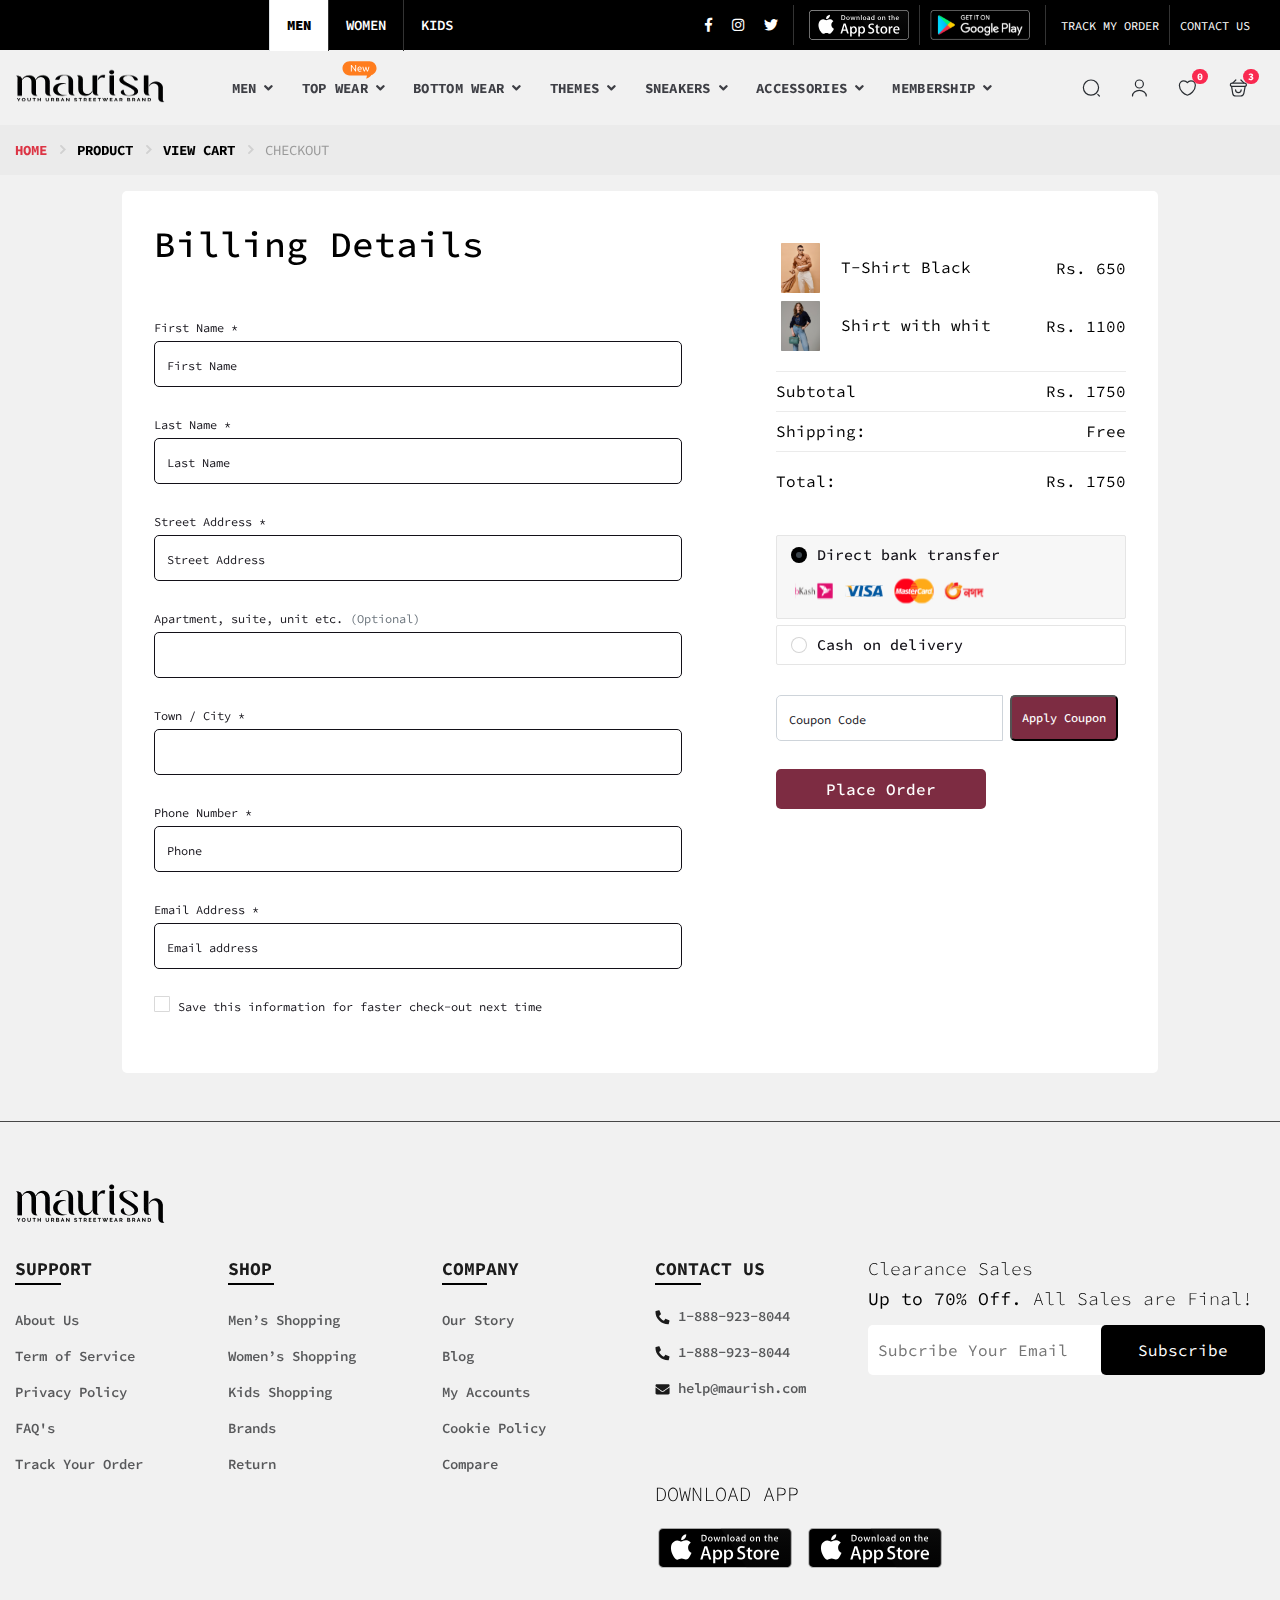
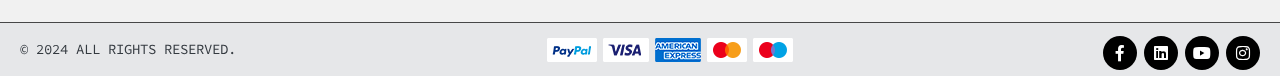
<file: checkout.html>
<!DOCTYPE html>
<html lang="en" dir="ltr">
  <head>
    <meta charset="UTF-8" />
    <meta name="viewport" content="width=device-width,initial-scale=1" />
    <meta name="format-detection" content="telephone=no" />
    <title>Maurish Ecommerence</title>
    <link rel="icon" type="image/png" href="images/logo.jpeg" />
    <!-- fonts -->
    <link
      rel="stylesheet"
      href="https://fonts.googleapis.com/css?family=Roboto:400,400i,500,500i,700,700i"
    />
    <!-- css -->
    <link
      rel="stylesheet"
      href="vendor/bootstrap-4.2.1/css/bootstrap.min.css"
    />
    <link
      rel="stylesheet"
      href="vendor/owl-carousel-2.3.4/assets/owl.carousel.min.css"
    />
    <link rel="stylesheet" href="css/style.css" />
    <link rel="stylesheet" href="css/custom.css" />
    <!-- js -->
    <script src="vendor/jquery-3.3.1/jquery.min.js"></script>
    <script src="vendor/bootstrap-4.2.1/js/bootstrap.bundle.min.js"></script>
    <script src="vendor/owl-carousel-2.3.4/owl.carousel.min.js"></script>
    <script src="vendor/nouislider-12.1.0/nouislider.min.js"></script>
    <script src="js/number.js"></script>
    <script src="js/main.js"></script>
    <script src="vendor/svg4everybody-2.1.9/svg4everybody.min.js"></script>
    <script>
      svg4everybody();
    </script>
    <!-- font - fontawesome -->
    <link rel="stylesheet" href="vendor/fontawesome-5.6.1/css/all.min.css" />
    <!-- font - stroyka -->
    <link rel="stylesheet" href="fonts/stroyka/stroyka.css" />
    <script
      async
      src="https://www.googletagmanager.com/gtag/js?id=UA-97489509-6"
    ></script>
    <script>
      window.dataLayer = window.dataLayer || [];
      function gtag() {
        dataLayer.push(arguments);
      }
      gtag("js", new Date());
      gtag("config", "UA-97489509-6");
    </script>
  </head>

  <body>
    <!-- quickview-modal -->
    <div
      id="quickview-modal"
      class="modal fade"
      tabindex="-1"
      role="dialog"
      aria-hidden="true"
    >
      <div class="modal-dialog modal-dialog-centered modal-xl">
        <div class="modal-content"></div>
      </div>
    </div>
    <!-- quickview-modal / end -->

    <!-- mobilemenu -->
    <div class="mobilemenu">
      <div class="mobilemenu__backdrop"></div>
      <div class="mobilemenu__body">
        <div class="mobilemenu__header">
          <div class="mobilemenu__title">Menu</div>
          <button type="button" class="mobilemenu__close">
            <svg width="20px" height="20px">
              <use xlink:href="images/sprite.svg#cross-20"></use>
            </svg>
          </button>
        </div>
        <div class="mobilemenu__content">
          <ul
            class="nav nav-tabs"
            id="myTab"
            role="tablist"
            style="background: #000; padding-left: 20px"
          >
            <li class="nav-item" role="presentation">
              <button
                class="nav-link active"
                id="home-tab"
                data-toggle="tab"
                data-target="#home"
                type="button"
                role="tab"
                aria-controls="home"
                aria-selected="true"
                style="border-left: 1px solid transparent !important"
              >
                MEN
              </button>
            </li>
            <li class="nav-item" role="presentation">
              <button
                class="nav-link"
                id="profile-tab"
                data-toggle="tab"
                data-target="#profile"
                type="button"
                role="tab"
                aria-controls="profile"
                aria-selected="false"
                style="border-left: 1px solid #ddd !important"
              >
                WOMEN
              </button>
            </li>
            <li class="nav-item" role="presentation">
              <button
                class="nav-link"
                id="contact-tab"
                data-toggle="tab"
                data-target="#contact"
                type="button"
                role="tab"
                aria-controls="contact"
                aria-selected="false"
                style="border-left: 1px solid #ddd !important"
              >
                KIDS
              </button>
            </li>
          </ul>
          <div class="tab-content" id="myTabContent">
            <div
              class="tab-pane fade show active"
              id="home"
              role="tabpanel"
              aria-labelledby="home-tab"
            >
              <ul
                class="mobile-links mobile-links--level--0"
                data-collapse
                data-collapse-opened-class="mobile-links__item--open"
              >
                <li class="mobile-links__item" data-collapse-item>
                  <div class="mobile-links__item-title">
                    <a href="product-list.html" class="mobile-links__item-link"
                      >MEN</a
                    >
                    <button
                      class="mobile-links__item-toggle"
                      type="button"
                      data-collapse-trigger
                    >
                      <svg
                        class="mobile-links__item-arrow"
                        width="12px"
                        height="7px"
                      >
                        <use
                          xlink:href="images/sprite.svg#arrow-rounded-down-12x7"
                        ></use>
                      </svg>
                    </button>
                  </div>
                  <div
                    class="mobile-links__item-sub-links"
                    data-collapse-content
                  >
                    <ul class="mobile-links mobile-links--level--1">
                      <li class="mobile-links__item" data-collapse-item>
                        <div class="mobile-links__item-title">
                          <a
                            href="product-list.html"
                            class="mobile-links__item-link"
                            >Caps</a
                          >
                        </div>
                      </li>
                      <li class="mobile-links__item" data-collapse-item>
                        <div class="mobile-links__item-title">
                          <a
                            href="product-list.html"
                            class="mobile-links__item-link"
                            >Hoodies</a
                          >
                        </div>
                      </li>
                      <li class="mobile-links__item" data-collapse-item>
                        <div class="mobile-links__item-title">
                          <a
                            href="product-list.html"
                            class="mobile-links__item-link"
                            >T-shirt</a
                          >
                        </div>
                      </li>
                      <li class="mobile-links__item" data-collapse-item>
                        <div class="mobile-links__item-title">
                          <a
                            href="product-list.html"
                            class="mobile-links__item-link"
                            >Eyeware</a
                          >
                        </div>
                      </li>
                      <li class="mobile-links__item" data-collapse-item>
                        <div class="mobile-links__item-title">
                          <a
                            href="product-list.html"
                            class="mobile-links__item-link"
                            >Bottoms</a
                          >
                        </div>
                      </li>
                      <li class="mobile-links__item" data-collapse-item>
                        <div class="mobile-links__item-title">
                          <a
                            href="product-list.html"
                            class="mobile-links__item-link"
                            >Bags</a
                          >
                        </div>
                      </li>
                      <li class="mobile-links__item" data-collapse-item>
                        <div class="mobile-links__item-title">
                          <a
                            href="product-list.html"
                            class="mobile-links__item-link"
                            >Wallets</a
                          >
                        </div>
                      </li>
                      <li class="mobile-links__item" data-collapse-item>
                        <div class="mobile-links__item-title">
                          <a
                            href="product-list.html"
                            class="mobile-links__item-link"
                            >Belts</a
                          >
                        </div>
                      </li>
                      <li class="mobile-links__item" data-collapse-item>
                        <div class="mobile-links__item-title">
                          <a
                            href="product-list.html"
                            class="mobile-links__item-link"
                            >Watch</a
                          >
                        </div>
                      </li>
                    </ul>
                  </div>
                </li>

                <li class="mobile-links__item" data-collapse-item>
                  <div class="mobile-links__item-title">
                    <a href="product-list.html" class="mobile-links__item-link"
                      >TOP Wear</a
                    >
                    <button
                      class="mobile-links__item-toggle"
                      type="button"
                      data-collapse-trigger
                    >
                      <svg
                        class="mobile-links__item-arrow"
                        width="12px"
                        height="7px"
                      >
                        <use
                          xlink:href="images/sprite.svg#arrow-rounded-down-12x7"
                        ></use>
                      </svg>
                    </button>
                  </div>
                  <div
                    class="mobile-links__item-sub-links"
                    data-collapse-content
                  >
                    <ul class="mobile-links mobile-links--level--1">
                      <li class="mobile-links__item" data-collapse-item>
                        <div class="mobile-links__item-title">
                          <a
                            href="product-list.html"
                            class="mobile-links__item-link"
                            >Caps</a
                          >
                        </div>
                      </li>
                      <li class="mobile-links__item" data-collapse-item>
                        <div class="mobile-links__item-title">
                          <a
                            href="product-list.html"
                            class="mobile-links__item-link"
                            >Hoodies</a
                          >
                        </div>
                      </li>
                      <li class="mobile-links__item" data-collapse-item>
                        <div class="mobile-links__item-title">
                          <a
                            href="product-list.html"
                            class="mobile-links__item-link"
                            >T-shirt</a
                          >
                        </div>
                      </li>
                      <li class="mobile-links__item" data-collapse-item>
                        <div class="mobile-links__item-title">
                          <a
                            href="product-list.html"
                            class="mobile-links__item-link"
                            >Eyeware</a
                          >
                        </div>
                      </li>
                      <li class="mobile-links__item" data-collapse-item>
                        <div class="mobile-links__item-title">
                          <a
                            href="product-list.html"
                            class="mobile-links__item-link"
                            >Bottoms</a
                          >
                        </div>
                      </li>
                      <li class="mobile-links__item" data-collapse-item>
                        <div class="mobile-links__item-title">
                          <a
                            href="product-list.html"
                            class="mobile-links__item-link"
                            >Bags</a
                          >
                        </div>
                      </li>
                      <li class="mobile-links__item" data-collapse-item>
                        <div class="mobile-links__item-title">
                          <a
                            href="product-list.html"
                            class="mobile-links__item-link"
                            >Wallets</a
                          >
                        </div>
                      </li>
                      <li class="mobile-links__item" data-collapse-item>
                        <div class="mobile-links__item-title">
                          <a
                            href="product-list.html"
                            class="mobile-links__item-link"
                            >Belts</a
                          >
                        </div>
                      </li>
                      <li class="mobile-links__item" data-collapse-item>
                        <div class="mobile-links__item-title">
                          <a
                            href="product-list.html"
                            class="mobile-links__item-link"
                            >Watch</a
                          >
                        </div>
                      </li>
                    </ul>
                  </div>
                </li>

                <li class="mobile-links__item" data-collapse-item>
                  <div class="mobile-links__item-title">
                    <a href="product-list.html" class="mobile-links__item-link"
                      >Bottom Wear</a
                    >
                    <button
                      class="mobile-links__item-toggle"
                      type="button"
                      data-collapse-trigger
                    >
                      <svg
                        class="mobile-links__item-arrow"
                        width="12px"
                        height="7px"
                      >
                        <use
                          xlink:href="images/sprite.svg#arrow-rounded-down-12x7"
                        ></use>
                      </svg>
                    </button>
                  </div>
                  <div
                    class="mobile-links__item-sub-links"
                    data-collapse-content
                  >
                    <ul class="mobile-links mobile-links--level--1">
                      <li class="mobile-links__item" data-collapse-item>
                        <div class="mobile-links__item-title">
                          <a
                            href="product-list.html"
                            class="mobile-links__item-link"
                            >Caps</a
                          >
                        </div>
                      </li>
                      <li class="mobile-links__item" data-collapse-item>
                        <div class="mobile-links__item-title">
                          <a
                            href="product-list.html"
                            class="mobile-links__item-link"
                            >Hoodies</a
                          >
                        </div>
                      </li>
                      <li class="mobile-links__item" data-collapse-item>
                        <div class="mobile-links__item-title">
                          <a
                            href="product-list.html"
                            class="mobile-links__item-link"
                            >T-shirt</a
                          >
                        </div>
                      </li>
                      <li class="mobile-links__item" data-collapse-item>
                        <div class="mobile-links__item-title">
                          <a
                            href="product-list.html"
                            class="mobile-links__item-link"
                            >Eyeware</a
                          >
                        </div>
                      </li>
                      <li class="mobile-links__item" data-collapse-item>
                        <div class="mobile-links__item-title">
                          <a
                            href="product-list.html"
                            class="mobile-links__item-link"
                            >Bottoms</a
                          >
                        </div>
                      </li>
                      <li class="mobile-links__item" data-collapse-item>
                        <div class="mobile-links__item-title">
                          <a
                            href="product-list.html"
                            class="mobile-links__item-link"
                            >Bags</a
                          >
                        </div>
                      </li>
                      <li class="mobile-links__item" data-collapse-item>
                        <div class="mobile-links__item-title">
                          <a
                            href="product-list.html"
                            class="mobile-links__item-link"
                            >Wallets</a
                          >
                        </div>
                      </li>
                      <li class="mobile-links__item" data-collapse-item>
                        <div class="mobile-links__item-title">
                          <a
                            href="product-list.html"
                            class="mobile-links__item-link"
                            >Belts</a
                          >
                        </div>
                      </li>
                      <li class="mobile-links__item" data-collapse-item>
                        <div class="mobile-links__item-title">
                          <a
                            href="product-list.html"
                            class="mobile-links__item-link"
                            >Watch</a
                          >
                        </div>
                      </li>
                    </ul>
                  </div>
                </li>

                <li class="mobile-links__item" data-collapse-item>
                  <div class="mobile-links__item-title">
                    <a href="product-list.html" class="mobile-links__item-link">
                      themes
                    </a>
                    <button
                      class="mobile-links__item-toggle"
                      type="button"
                      data-collapse-trigger
                    >
                      <svg
                        class="mobile-links__item-arrow"
                        width="12px"
                        height="7px"
                      >
                        <use
                          xlink:href="images/sprite.svg#arrow-rounded-down-12x7"
                        ></use>
                      </svg>
                    </button>
                  </div>
                  <div
                    class="mobile-links__item-sub-links"
                    data-collapse-content
                  >
                    <ul class="mobile-links mobile-links--level--1">
                      <li class="mobile-links__item" data-collapse-item>
                        <div class="mobile-links__item-title">
                          <a
                            href="product-list.html"
                            class="mobile-links__item-link"
                            >Caps</a
                          >
                        </div>
                      </li>
                      <li class="mobile-links__item" data-collapse-item>
                        <div class="mobile-links__item-title">
                          <a
                            href="product-list.html"
                            class="mobile-links__item-link"
                            >Hoodies</a
                          >
                        </div>
                      </li>
                      <li class="mobile-links__item" data-collapse-item>
                        <div class="mobile-links__item-title">
                          <a
                            href="product-list.html"
                            class="mobile-links__item-link"
                            >T-shirt</a
                          >
                        </div>
                      </li>
                      <li class="mobile-links__item" data-collapse-item>
                        <div class="mobile-links__item-title">
                          <a
                            href="product-list.html"
                            class="mobile-links__item-link"
                            >Eyeware</a
                          >
                        </div>
                      </li>
                      <li class="mobile-links__item" data-collapse-item>
                        <div class="mobile-links__item-title">
                          <a
                            href="product-list.html"
                            class="mobile-links__item-link"
                            >Bottoms</a
                          >
                        </div>
                      </li>
                      <li class="mobile-links__item" data-collapse-item>
                        <div class="mobile-links__item-title">
                          <a
                            href="product-list.html"
                            class="mobile-links__item-link"
                            >Bags</a
                          >
                        </div>
                      </li>
                      <li class="mobile-links__item" data-collapse-item>
                        <div class="mobile-links__item-title">
                          <a
                            href="product-list.html"
                            class="mobile-links__item-link"
                            >Wallets</a
                          >
                        </div>
                      </li>
                      <li class="mobile-links__item" data-collapse-item>
                        <div class="mobile-links__item-title">
                          <a
                            href="product-list.html"
                            class="mobile-links__item-link"
                            >Belts</a
                          >
                        </div>
                      </li>
                      <li class="mobile-links__item" data-collapse-item>
                        <div class="mobile-links__item-title">
                          <a
                            href="product-list.html"
                            class="mobile-links__item-link"
                            >Watch</a
                          >
                        </div>
                      </li>
                    </ul>
                  </div>
                </li>

                <li class="mobile-links__item" data-collapse-item>
                  <div class="mobile-links__item-title">
                    <a href="product-list.html" class="mobile-links__item-link">
                      sneakers
                    </a>
                    <button
                      class="mobile-links__item-toggle"
                      type="button"
                      data-collapse-trigger
                    >
                      <svg
                        class="mobile-links__item-arrow"
                        width="12px"
                        height="7px"
                      >
                        <use
                          xlink:href="images/sprite.svg#arrow-rounded-down-12x7"
                        ></use>
                      </svg>
                    </button>
                  </div>
                  <div
                    class="mobile-links__item-sub-links"
                    data-collapse-content
                  >
                    <ul class="mobile-links mobile-links--level--1">
                      <li class="mobile-links__item" data-collapse-item>
                        <div class="mobile-links__item-title">
                          <a
                            href="product-list.html"
                            class="mobile-links__item-link"
                            >Caps</a
                          >
                        </div>
                      </li>
                      <li class="mobile-links__item" data-collapse-item>
                        <div class="mobile-links__item-title">
                          <a
                            href="product-list.html"
                            class="mobile-links__item-link"
                            >Hoodies</a
                          >
                        </div>
                      </li>
                      <li class="mobile-links__item" data-collapse-item>
                        <div class="mobile-links__item-title">
                          <a
                            href="product-list.html"
                            class="mobile-links__item-link"
                            >T-shirt</a
                          >
                        </div>
                      </li>
                      <li class="mobile-links__item" data-collapse-item>
                        <div class="mobile-links__item-title">
                          <a
                            href="product-list.html"
                            class="mobile-links__item-link"
                            >Eyeware</a
                          >
                        </div>
                      </li>
                      <li class="mobile-links__item" data-collapse-item>
                        <div class="mobile-links__item-title">
                          <a
                            href="product-list.html"
                            class="mobile-links__item-link"
                            >Bottoms</a
                          >
                        </div>
                      </li>
                      <li class="mobile-links__item" data-collapse-item>
                        <div class="mobile-links__item-title">
                          <a
                            href="product-list.html"
                            class="mobile-links__item-link"
                            >Bags</a
                          >
                        </div>
                      </li>
                      <li class="mobile-links__item" data-collapse-item>
                        <div class="mobile-links__item-title">
                          <a
                            href="product-list.html"
                            class="mobile-links__item-link"
                            >Wallets</a
                          >
                        </div>
                      </li>
                      <li class="mobile-links__item" data-collapse-item>
                        <div class="mobile-links__item-title">
                          <a
                            href="product-list.html"
                            class="mobile-links__item-link"
                            >Belts</a
                          >
                        </div>
                      </li>
                      <li class="mobile-links__item" data-collapse-item>
                        <div class="mobile-links__item-title">
                          <a
                            href="product-list.html"
                            class="mobile-links__item-link"
                            >Watch</a
                          >
                        </div>
                      </li>
                    </ul>
                  </div>
                </li>

                <li class="mobile-links__item" data-collapse-item>
                  <div class="mobile-links__item-title">
                    <a href="product-list.html" class="mobile-links__item-link">
                      mrish x google
                    </a>
                    <button
                      class="mobile-links__item-toggle"
                      type="button"
                      data-collapse-trigger
                    >
                      <svg
                        class="mobile-links__item-arrow"
                        width="12px"
                        height="7px"
                      >
                        <use
                          xlink:href="images/sprite.svg#arrow-rounded-down-12x7"
                        ></use>
                      </svg>
                    </button>
                  </div>
                  <div
                    class="mobile-links__item-sub-links"
                    data-collapse-content
                  >
                    <ul class="mobile-links mobile-links--level--1">
                      <li class="mobile-links__item" data-collapse-item>
                        <div class="mobile-links__item-title">
                          <a
                            href="product-list.html"
                            class="mobile-links__item-link"
                            >Caps</a
                          >
                        </div>
                      </li>
                      <li class="mobile-links__item" data-collapse-item>
                        <div class="mobile-links__item-title">
                          <a
                            href="product-list.html"
                            class="mobile-links__item-link"
                            >Hoodies</a
                          >
                        </div>
                      </li>
                      <li class="mobile-links__item" data-collapse-item>
                        <div class="mobile-links__item-title">
                          <a
                            href="product-list.html"
                            class="mobile-links__item-link"
                            >T-shirt</a
                          >
                        </div>
                      </li>
                      <li class="mobile-links__item" data-collapse-item>
                        <div class="mobile-links__item-title">
                          <a
                            href="product-list.html"
                            class="mobile-links__item-link"
                            >Eyeware</a
                          >
                        </div>
                      </li>
                      <li class="mobile-links__item" data-collapse-item>
                        <div class="mobile-links__item-title">
                          <a
                            href="product-list.html"
                            class="mobile-links__item-link"
                            >Bottoms</a
                          >
                        </div>
                      </li>
                      <li class="mobile-links__item" data-collapse-item>
                        <div class="mobile-links__item-title">
                          <a
                            href="product-list.html"
                            class="mobile-links__item-link"
                            >Bags</a
                          >
                        </div>
                      </li>
                      <li class="mobile-links__item" data-collapse-item>
                        <div class="mobile-links__item-title">
                          <a
                            href="product-list.html"
                            class="mobile-links__item-link"
                            >Wallets</a
                          >
                        </div>
                      </li>
                      <li class="mobile-links__item" data-collapse-item>
                        <div class="mobile-links__item-title">
                          <a
                            href="product-list.html"
                            class="mobile-links__item-link"
                            >Belts</a
                          >
                        </div>
                      </li>
                      <li class="mobile-links__item" data-collapse-item>
                        <div class="mobile-links__item-title">
                          <a
                            href="product-list.html"
                            class="mobile-links__item-link"
                            >Watch</a
                          >
                        </div>
                      </li>
                    </ul>
                  </div>
                </li>
              </ul>
            </div>
            <div
              class="tab-pane fade"
              id="profile"
              role="tabpanel"
              aria-labelledby="profile-tab"
            >
              <ul
                class="mobile-links mobile-links--level--0"
                data-collapse
                data-collapse-opened-class="mobile-links__item--open"
              >
                <li class="mobile-links__item" data-collapse-item>
                  <div class="mobile-links__item-title">
                    <a href="product-list.html" class="mobile-links__item-link"
                      >WOMEN</a
                    >
                    <button
                      class="mobile-links__item-toggle"
                      type="button"
                      data-collapse-trigger
                    >
                      <svg
                        class="mobile-links__item-arrow"
                        width="12px"
                        height="7px"
                      >
                        <use
                          xlink:href="images/sprite.svg#arrow-rounded-down-12x7"
                        ></use>
                      </svg>
                    </button>
                  </div>
                  <div
                    class="mobile-links__item-sub-links"
                    data-collapse-content
                  >
                    <ul class="mobile-links mobile-links--level--1">
                      <li class="mobile-links__item" data-collapse-item>
                        <div class="mobile-links__item-title">
                          <a
                            href="product-list.html"
                            class="mobile-links__item-link"
                            >Caps</a
                          >
                        </div>
                      </li>
                      <li class="mobile-links__item" data-collapse-item>
                        <div class="mobile-links__item-title">
                          <a
                            href="product-list.html"
                            class="mobile-links__item-link"
                            >Hoodies</a
                          >
                        </div>
                      </li>
                      <li class="mobile-links__item" data-collapse-item>
                        <div class="mobile-links__item-title">
                          <a
                            href="product-list.html"
                            class="mobile-links__item-link"
                            >T-shirt</a
                          >
                        </div>
                      </li>
                      <li class="mobile-links__item" data-collapse-item>
                        <div class="mobile-links__item-title">
                          <a
                            href="product-list.html"
                            class="mobile-links__item-link"
                            >Eyeware</a
                          >
                        </div>
                      </li>
                      <li class="mobile-links__item" data-collapse-item>
                        <div class="mobile-links__item-title">
                          <a
                            href="product-list.html"
                            class="mobile-links__item-link"
                            >Bottoms</a
                          >
                        </div>
                      </li>
                      <li class="mobile-links__item" data-collapse-item>
                        <div class="mobile-links__item-title">
                          <a
                            href="product-list.html"
                            class="mobile-links__item-link"
                            >Bags</a
                          >
                        </div>
                      </li>
                      <li class="mobile-links__item" data-collapse-item>
                        <div class="mobile-links__item-title">
                          <a
                            href="product-list.html"
                            class="mobile-links__item-link"
                            >Wallets</a
                          >
                        </div>
                      </li>
                      <li class="mobile-links__item" data-collapse-item>
                        <div class="mobile-links__item-title">
                          <a
                            href="product-list.html"
                            class="mobile-links__item-link"
                            >Belts</a
                          >
                        </div>
                      </li>
                      <li class="mobile-links__item" data-collapse-item>
                        <div class="mobile-links__item-title">
                          <a
                            href="product-list.html"
                            class="mobile-links__item-link"
                            >Watch</a
                          >
                        </div>
                      </li>
                    </ul>
                  </div>
                </li>

                <li class="mobile-links__item" data-collapse-item>
                  <div class="mobile-links__item-title">
                    <a href="product-list.html" class="mobile-links__item-link"
                      >Top wear</a
                    >
                    <button
                      class="mobile-links__item-toggle"
                      type="button"
                      data-collapse-trigger
                    >
                      <svg
                        class="mobile-links__item-arrow"
                        width="12px"
                        height="7px"
                      >
                        <use
                          xlink:href="images/sprite.svg#arrow-rounded-down-12x7"
                        ></use>
                      </svg>
                    </button>
                  </div>
                  <div
                    class="mobile-links__item-sub-links"
                    data-collapse-content
                  >
                    <ul class="mobile-links mobile-links--level--1">
                      <li class="mobile-links__item" data-collapse-item>
                        <div class="mobile-links__item-title">
                          <a
                            href="product-list.html"
                            class="mobile-links__item-link"
                            >Caps</a
                          >
                        </div>
                      </li>
                      <li class="mobile-links__item" data-collapse-item>
                        <div class="mobile-links__item-title">
                          <a
                            href="product-list.html"
                            class="mobile-links__item-link"
                            >Hoodies</a
                          >
                        </div>
                      </li>
                      <li class="mobile-links__item" data-collapse-item>
                        <div class="mobile-links__item-title">
                          <a
                            href="product-list.html"
                            class="mobile-links__item-link"
                            >T-shirt</a
                          >
                        </div>
                      </li>
                      <li class="mobile-links__item" data-collapse-item>
                        <div class="mobile-links__item-title">
                          <a
                            href="product-list.html"
                            class="mobile-links__item-link"
                            >Eyeware</a
                          >
                        </div>
                      </li>
                      <li class="mobile-links__item" data-collapse-item>
                        <div class="mobile-links__item-title">
                          <a
                            href="product-list.html"
                            class="mobile-links__item-link"
                            >Bottoms</a
                          >
                        </div>
                      </li>
                      <li class="mobile-links__item" data-collapse-item>
                        <div class="mobile-links__item-title">
                          <a
                            href="product-list.html"
                            class="mobile-links__item-link"
                            >Bags</a
                          >
                        </div>
                      </li>
                      <li class="mobile-links__item" data-collapse-item>
                        <div class="mobile-links__item-title">
                          <a
                            href="product-list.html"
                            class="mobile-links__item-link"
                            >Wallets</a
                          >
                        </div>
                      </li>
                      <li class="mobile-links__item" data-collapse-item>
                        <div class="mobile-links__item-title">
                          <a
                            href="product-list.html"
                            class="mobile-links__item-link"
                            >Belts</a
                          >
                        </div>
                      </li>
                      <li class="mobile-links__item" data-collapse-item>
                        <div class="mobile-links__item-title">
                          <a
                            href="product-list.html"
                            class="mobile-links__item-link"
                            >Watch</a
                          >
                        </div>
                      </li>
                    </ul>
                  </div>
                </li>

                <li class="mobile-links__item" data-collapse-item>
                  <div class="mobile-links__item-title">
                    <a href="product-list.html" class="mobile-links__item-link"
                      >Bottom Wear</a
                    >
                    <button
                      class="mobile-links__item-toggle"
                      type="button"
                      data-collapse-trigger
                    >
                      <svg
                        class="mobile-links__item-arrow"
                        width="12px"
                        height="7px"
                      >
                        <use
                          xlink:href="images/sprite.svg#arrow-rounded-down-12x7"
                        ></use>
                      </svg>
                    </button>
                  </div>
                  <div
                    class="mobile-links__item-sub-links"
                    data-collapse-content
                  >
                    <ul class="mobile-links mobile-links--level--1">
                      <li class="mobile-links__item" data-collapse-item>
                        <div class="mobile-links__item-title">
                          <a
                            href="product-list.html"
                            class="mobile-links__item-link"
                            >Caps</a
                          >
                        </div>
                      </li>
                      <li class="mobile-links__item" data-collapse-item>
                        <div class="mobile-links__item-title">
                          <a
                            href="product-list.html"
                            class="mobile-links__item-link"
                            >Hoodies</a
                          >
                        </div>
                      </li>
                      <li class="mobile-links__item" data-collapse-item>
                        <div class="mobile-links__item-title">
                          <a
                            href="product-list.html"
                            class="mobile-links__item-link"
                            >T-shirt</a
                          >
                        </div>
                      </li>
                      <li class="mobile-links__item" data-collapse-item>
                        <div class="mobile-links__item-title">
                          <a
                            href="product-list.html"
                            class="mobile-links__item-link"
                            >Eyeware</a
                          >
                        </div>
                      </li>
                      <li class="mobile-links__item" data-collapse-item>
                        <div class="mobile-links__item-title">
                          <a
                            href="product-list.html"
                            class="mobile-links__item-link"
                            >Bottoms</a
                          >
                        </div>
                      </li>
                      <li class="mobile-links__item" data-collapse-item>
                        <div class="mobile-links__item-title">
                          <a
                            href="product-list.html"
                            class="mobile-links__item-link"
                            >Bags</a
                          >
                        </div>
                      </li>
                      <li class="mobile-links__item" data-collapse-item>
                        <div class="mobile-links__item-title">
                          <a
                            href="product-list.html"
                            class="mobile-links__item-link"
                            >Wallets</a
                          >
                        </div>
                      </li>
                      <li class="mobile-links__item" data-collapse-item>
                        <div class="mobile-links__item-title">
                          <a
                            href="product-list.html"
                            class="mobile-links__item-link"
                            >Belts</a
                          >
                        </div>
                      </li>
                      <li class="mobile-links__item" data-collapse-item>
                        <div class="mobile-links__item-title">
                          <a
                            href="product-list.html"
                            class="mobile-links__item-link"
                            >Watch</a
                          >
                        </div>
                      </li>
                    </ul>
                  </div>
                </li>

                <li class="mobile-links__item" data-collapse-item>
                  <div class="mobile-links__item-title">
                    <a href="product-list.html" class="mobile-links__item-link"
                      >Sunglasses</a
                    >
                    <button
                      class="mobile-links__item-toggle"
                      type="button"
                      data-collapse-trigger
                    >
                      <svg
                        class="mobile-links__item-arrow"
                        width="12px"
                        height="7px"
                      >
                        <use
                          xlink:href="images/sprite.svg#arrow-rounded-down-12x7"
                        ></use>
                      </svg>
                    </button>
                  </div>
                  <div
                    class="mobile-links__item-sub-links"
                    data-collapse-content
                  >
                    <ul class="mobile-links mobile-links--level--1">
                      <li class="mobile-links__item" data-collapse-item>
                        <div class="mobile-links__item-title">
                          <a
                            href="product-list.html"
                            class="mobile-links__item-link"
                            >Caps</a
                          >
                        </div>
                      </li>
                      <li class="mobile-links__item" data-collapse-item>
                        <div class="mobile-links__item-title">
                          <a
                            href="product-list.html"
                            class="mobile-links__item-link"
                            >Hoodies</a
                          >
                        </div>
                      </li>
                      <li class="mobile-links__item" data-collapse-item>
                        <div class="mobile-links__item-title">
                          <a
                            href="product-list.html"
                            class="mobile-links__item-link"
                            >T-shirt</a
                          >
                        </div>
                      </li>
                      <li class="mobile-links__item" data-collapse-item>
                        <div class="mobile-links__item-title">
                          <a
                            href="product-list.html"
                            class="mobile-links__item-link"
                            >Eyeware</a
                          >
                        </div>
                      </li>
                      <li class="mobile-links__item" data-collapse-item>
                        <div class="mobile-links__item-title">
                          <a
                            href="product-list.html"
                            class="mobile-links__item-link"
                            >Bottoms</a
                          >
                        </div>
                      </li>
                      <li class="mobile-links__item" data-collapse-item>
                        <div class="mobile-links__item-title">
                          <a
                            href="product-list.html"
                            class="mobile-links__item-link"
                            >Bags</a
                          >
                        </div>
                      </li>
                      <li class="mobile-links__item" data-collapse-item>
                        <div class="mobile-links__item-title">
                          <a
                            href="product-list.html"
                            class="mobile-links__item-link"
                            >Wallets</a
                          >
                        </div>
                      </li>
                      <li class="mobile-links__item" data-collapse-item>
                        <div class="mobile-links__item-title">
                          <a
                            href="product-list.html"
                            class="mobile-links__item-link"
                            >Belts</a
                          >
                        </div>
                      </li>
                      <li class="mobile-links__item" data-collapse-item>
                        <div class="mobile-links__item-title">
                          <a
                            href="product-list.html"
                            class="mobile-links__item-link"
                            >Watch</a
                          >
                        </div>
                      </li>
                    </ul>
                  </div>
                </li>
              </ul>
            </div>
            <div
              class="tab-pane fade"
              id="contact"
              role="tabpanel"
              aria-labelledby="contact-tab"
            >
              <ul
                class="mobile-links mobile-links--level--0"
                data-collapse
                data-collapse-opened-class="mobile-links__item--open"
              >
                <li class="mobile-links__item" data-collapse-item>
                  <div class="mobile-links__item-title">
                    <a href="product-list.html" class="mobile-links__item-link"
                      >Kids</a
                    >
                    <button
                      class="mobile-links__item-toggle"
                      type="button"
                      data-collapse-trigger
                    >
                      <svg
                        class="mobile-links__item-arrow"
                        width="12px"
                        height="7px"
                      >
                        <use
                          xlink:href="images/sprite.svg#arrow-rounded-down-12x7"
                        ></use>
                      </svg>
                    </button>
                  </div>
                  <div
                    class="mobile-links__item-sub-links"
                    data-collapse-content
                  >
                    <ul class="mobile-links mobile-links--level--1">
                      <li class="mobile-links__item" data-collapse-item>
                        <div class="mobile-links__item-title">
                          <a
                            href="product-list.html"
                            class="mobile-links__item-link"
                            >Caps</a
                          >
                        </div>
                      </li>
                      <li class="mobile-links__item" data-collapse-item>
                        <div class="mobile-links__item-title">
                          <a
                            href="product-list.html"
                            class="mobile-links__item-link"
                            >Hoodies</a
                          >
                        </div>
                      </li>
                      <li class="mobile-links__item" data-collapse-item>
                        <div class="mobile-links__item-title">
                          <a
                            href="product-list.html"
                            class="mobile-links__item-link"
                            >T-shirt</a
                          >
                        </div>
                      </li>
                      <li class="mobile-links__item" data-collapse-item>
                        <div class="mobile-links__item-title">
                          <a
                            href="product-list.html"
                            class="mobile-links__item-link"
                            >Eyeware</a
                          >
                        </div>
                      </li>
                      <li class="mobile-links__item" data-collapse-item>
                        <div class="mobile-links__item-title">
                          <a
                            href="product-list.html"
                            class="mobile-links__item-link"
                            >Bottoms</a
                          >
                        </div>
                      </li>
                      <li class="mobile-links__item" data-collapse-item>
                        <div class="mobile-links__item-title">
                          <a
                            href="product-list.html"
                            class="mobile-links__item-link"
                            >Bags</a
                          >
                        </div>
                      </li>
                      <li class="mobile-links__item" data-collapse-item>
                        <div class="mobile-links__item-title">
                          <a
                            href="product-list.html"
                            class="mobile-links__item-link"
                            >Wallets</a
                          >
                        </div>
                      </li>
                      <li class="mobile-links__item" data-collapse-item>
                        <div class="mobile-links__item-title">
                          <a
                            href="product-list.html"
                            class="mobile-links__item-link"
                            >Belts</a
                          >
                        </div>
                      </li>
                      <li class="mobile-links__item" data-collapse-item>
                        <div class="mobile-links__item-title">
                          <a
                            href="product-list.html"
                            class="mobile-links__item-link"
                            >Watch</a
                          >
                        </div>
                      </li>
                    </ul>
                  </div>
                </li>

                <li class="mobile-links__item" data-collapse-item>
                  <div class="mobile-links__item-title">
                    <a href="product-list.html" class="mobile-links__item-link"
                      >Top Wear</a
                    >
                    <button
                      class="mobile-links__item-toggle"
                      type="button"
                      data-collapse-trigger
                    >
                      <svg
                        class="mobile-links__item-arrow"
                        width="12px"
                        height="7px"
                      >
                        <use
                          xlink:href="images/sprite.svg#arrow-rounded-down-12x7"
                        ></use>
                      </svg>
                    </button>
                  </div>
                  <div
                    class="mobile-links__item-sub-links"
                    data-collapse-content
                  >
                    <ul class="mobile-links mobile-links--level--1">
                      <li class="mobile-links__item" data-collapse-item>
                        <div class="mobile-links__item-title">
                          <a
                            href="product-list.html"
                            class="mobile-links__item-link"
                            >Caps</a
                          >
                        </div>
                      </li>
                      <li class="mobile-links__item" data-collapse-item>
                        <div class="mobile-links__item-title">
                          <a
                            href="product-list.html"
                            class="mobile-links__item-link"
                            >Hoodies</a
                          >
                        </div>
                      </li>
                      <li class="mobile-links__item" data-collapse-item>
                        <div class="mobile-links__item-title">
                          <a
                            href="product-list.html"
                            class="mobile-links__item-link"
                            >T-shirt</a
                          >
                        </div>
                      </li>
                      <li class="mobile-links__item" data-collapse-item>
                        <div class="mobile-links__item-title">
                          <a
                            href="product-list.html"
                            class="mobile-links__item-link"
                            >Eyeware</a
                          >
                        </div>
                      </li>
                      <li class="mobile-links__item" data-collapse-item>
                        <div class="mobile-links__item-title">
                          <a
                            href="product-list.html"
                            class="mobile-links__item-link"
                            >Bottoms</a
                          >
                        </div>
                      </li>
                      <li class="mobile-links__item" data-collapse-item>
                        <div class="mobile-links__item-title">
                          <a
                            href="product-list.html"
                            class="mobile-links__item-link"
                            >Bags</a
                          >
                        </div>
                      </li>
                      <li class="mobile-links__item" data-collapse-item>
                        <div class="mobile-links__item-title">
                          <a
                            href="product-list.html"
                            class="mobile-links__item-link"
                            >Wallets</a
                          >
                        </div>
                      </li>
                      <li class="mobile-links__item" data-collapse-item>
                        <div class="mobile-links__item-title">
                          <a
                            href="product-list.html"
                            class="mobile-links__item-link"
                            >Belts</a
                          >
                        </div>
                      </li>
                      <li class="mobile-links__item" data-collapse-item>
                        <div class="mobile-links__item-title">
                          <a
                            href="product-list.html"
                            class="mobile-links__item-link"
                            >Watch</a
                          >
                        </div>
                      </li>
                    </ul>
                  </div>
                </li>

                <li class="mobile-links__item" data-collapse-item>
                  <div class="mobile-links__item-title">
                    <a href="product-list.html" class="mobile-links__item-link"
                      >Bottom Wear</a
                    >
                    <button
                      class="mobile-links__item-toggle"
                      type="button"
                      data-collapse-trigger
                    >
                      <svg
                        class="mobile-links__item-arrow"
                        width="12px"
                        height="7px"
                      >
                        <use
                          xlink:href="images/sprite.svg#arrow-rounded-down-12x7"
                        ></use>
                      </svg>
                    </button>
                  </div>
                  <div
                    class="mobile-links__item-sub-links"
                    data-collapse-content
                  >
                    <ul class="mobile-links mobile-links--level--1">
                      <li class="mobile-links__item" data-collapse-item>
                        <div class="mobile-links__item-title">
                          <a
                            href="product-list.html"
                            class="mobile-links__item-link"
                            >Caps</a
                          >
                        </div>
                      </li>
                      <li class="mobile-links__item" data-collapse-item>
                        <div class="mobile-links__item-title">
                          <a
                            href="product-list.html"
                            class="mobile-links__item-link"
                            >Hoodies</a
                          >
                        </div>
                      </li>
                      <li class="mobile-links__item" data-collapse-item>
                        <div class="mobile-links__item-title">
                          <a
                            href="product-list.html"
                            class="mobile-links__item-link"
                            >T-shirt</a
                          >
                        </div>
                      </li>
                      <li class="mobile-links__item" data-collapse-item>
                        <div class="mobile-links__item-title">
                          <a
                            href="product-list.html"
                            class="mobile-links__item-link"
                            >Eyeware</a
                          >
                        </div>
                      </li>
                      <li class="mobile-links__item" data-collapse-item>
                        <div class="mobile-links__item-title">
                          <a
                            href="product-list.html"
                            class="mobile-links__item-link"
                            >Bottoms</a
                          >
                        </div>
                      </li>
                      <li class="mobile-links__item" data-collapse-item>
                        <div class="mobile-links__item-title">
                          <a
                            href="product-list.html"
                            class="mobile-links__item-link"
                            >Bags</a
                          >
                        </div>
                      </li>
                      <li class="mobile-links__item" data-collapse-item>
                        <div class="mobile-links__item-title">
                          <a
                            href="product-list.html"
                            class="mobile-links__item-link"
                            >Wallets</a
                          >
                        </div>
                      </li>
                      <li class="mobile-links__item" data-collapse-item>
                        <div class="mobile-links__item-title">
                          <a
                            href="product-list.html"
                            class="mobile-links__item-link"
                            >Belts</a
                          >
                        </div>
                      </li>
                      <li class="mobile-links__item" data-collapse-item>
                        <div class="mobile-links__item-title">
                          <a
                            href="product-list.html"
                            class="mobile-links__item-link"
                            >Watch</a
                          >
                        </div>
                      </li>
                    </ul>
                  </div>
                </li>
              </ul>
            </div>
          </div>
          <ul
            class="mobile-links mobile-links--level--0"
            data-collapse
            data-collapse-opened-class="mobile-links__item--open"
          >
            <li class="mobile-links__item" data-collapse-item>
              <div class="mobile-links__item-title">
                <a href="my-account.html" class="mobile-links__item-link"
                  >MY ACCOUNT</a
                >
                <button
                  class="mobile-links__item-toggle"
                  type="button"
                  data-collapse-trigger
                >
                  <svg
                    class="mobile-links__item-arrow"
                    width="12px"
                    height="7px"
                  >
                    <use
                      xlink:href="images/sprite.svg#arrow-rounded-down-12x7"
                    ></use>
                  </svg>
                </button>
              </div>
              <div class="mobile-links__item-sub-links" data-collapse-content>
                <ul class="mobile-links mobile-links--level--1">
                  <li class="mobile-links__item" data-collapse-item>
                    <div class="mobile-links__item-title">
                      <a href="login.html" class="mobile-links__item-link"
                        >Login</a
                      >
                      <button
                        class="mobile-links__item-toggle"
                        type="button"
                        data-collapse-trigger
                      >
                        <svg
                          class="mobile-links__item-arrow"
                          width="12px"
                          height="7px"
                        >
                          <use
                            xlink:href="images/sprite.svg#arrow-rounded-down-12x7"
                          ></use>
                        </svg>
                      </button>
                    </div>
                    <div
                      class="mobile-links__item-sub-links"
                      data-collapse-content
                    >
                      <ul class="mobile-links mobile-links--level--2">
                        <li class="mobile-links__item" data-collapse-item>
                          <div class="mobile-links__item-title">
                            <a
                              href="my-profile.html"
                              class="mobile-links__item-link"
                              >My Profile</a
                            >
                          </div>
                        </li>
                      </ul>
                    </div>
                  </li>

                  <li class="mobile-links__item" data-collapse-item>
                    <div class="mobile-links__item-title">
                      <a href="cart.html" class="mobile-links__item-link"
                        >Cart</a
                      >
                    </div>
                  </li>
                  <li class="mobile-links__item" data-collapse-item>
                    <div class="mobile-links__item-title">
                      <a href="checkout.html" class="mobile-links__item-link"
                        >Checkout</a
                      >
                    </div>
                  </li>
                  <li class="mobile-links__item" data-collapse-item>
                    <div class="mobile-links__item-title">
                      <a href="wishlist.html" class="mobile-links__item-link"
                        >Wishlist</a
                      >
                    </div>
                  </li>
                  <li class="mobile-links__item" data-collapse-item>
                    <div class="mobile-links__item-title">
                      <a href="compare.html" class="mobile-links__item-link"
                        >Compare</a
                      >
                    </div>
                  </li>
                  <li class="mobile-links__item" data-collapse-item>
                    <div class="mobile-links__item-title">
                      <a href="account.html" class="mobile-links__item-link"
                        >My Account</a
                      >
                    </div>
                  </li>
                  <li class="mobile-links__item" data-collapse-item>
                    <div class="mobile-links__item-title">
                      <a href="track-order.html" class="mobile-links__item-link"
                        >Track Order</a
                      >
                    </div>
                  </li>
                </ul>
              </div>
            </li>
          </ul>
        </div>
      </div>
    </div>
    <!-- mobilemenu / end -->

    <!-- site -->
    <div class="site">
      <!-- mobile site__header -->
      <header class="site__header d-lg-none">
        <div class="mobile-header mobile-header--sticky mobile-header--stuck">
          <div class="mobile-header__panel">
            <div class="container">
              <div class="mobile-header__body">
                <button class="mobile-header__menu-button">
                  <svg width="18px" height="14px">
                    <use xlink:href="images/sprite.svg#menu-18x14"></use>
                  </svg>
                </button>
                <a class="mobile-header__logo" href="index.html">
                  <img
                    src="images/logo.png"
                    alt="logo"
                    style="width: 80px; height: 40px"
                  />
                </a>
                <div class="mobile-header__search">
                  <form class="mobile-header__search-form" action="#">
                    <input
                      class="mobile-header__search-input"
                      name="search"
                      placeholder="Search over 10,000 products"
                      aria-label="Site search"
                      type="text"
                      autocomplete="off"
                    />
                    <button
                      class="mobile-header__search-button mobile-header__search-button--submit"
                      type="submit"
                    >
                      <svg width="20px" height="20px">
                        <use xlink:href="images/sprite.svg#search-20"></use>
                      </svg>
                    </button>
                    <button
                      class="mobile-header__search-button mobile-header__search-button--close"
                      type="button"
                    >
                      <svg width="20px" height="20px">
                        <use xlink:href="images/sprite.svg#cross-20"></use>
                      </svg>
                    </button>
                    <div class="mobile-header__search-body"></div>
                  </form>
                </div>
                <div class="mobile-header__indicators">
                  <div
                    class="indicator indicator--mobile-search indicator--mobile d-sm-none"
                  >
                    <button class="indicator__button">
                      <span class="indicator__area">
                        <img
                          src="images/icons/mobile-search.svg"
                          alt="img"
                          style="width: 35px; height: 35px"
                      /></span>
                    </button>
                  </div>
                  <div class="indicator indicator--mobile">
                    <a
                      href="cart.html"
                      class="indicator__button"
                      style="margin: 10px"
                    >
                      <img
                        src="images/icons/5.svg"
                        alt="bag"
                        style="width: 35px; height: 35px"
                      />
                      <span class="indicator__value">3</span>
                    </a>
                  </div>

                  <div class="indicator indicator--mobile d-none">
                    <a href="profile.html" class="indicator__button"
                      ><span class="indicator__area">
                        <img
                          src="images/icons/6.svg"
                          alt="bag"
                          style="width: 25px; height: 25px"
                        />
                      </span>
                    </a>
                  </div>
                </div>
              </div>
            </div>
          </div>
        </div>
      </header>

      <!-- mobile site__header / end -->

      <!-- desktop site__header -->
      <header class="site__header d-lg-block d-none">
        <div class="site-header">
          <!-- .topbar -->
          <div class="site-header__topbar topbar">
            <div class="topbar__container">
              <div class="topbar__row">
                <div class="topbar__spring"></div>
                <div
                  class="topbar__item topbar__item--link"
                  style="display: flex; justify-content: center"
                >
                  <ul
                    class="nav nav-tabs"
                    id="myTab"
                    role="tablist"
                    style="border-bottom: none !important"
                  >
                    <li class="nav-item" role="presentation">
                      <button
                        class="nav-link active"
                        id="MEN-tab"
                        data-toggle="tab"
                        data-target="#MEN"
                        type="button"
                        role="tab"
                        aria-controls="MEN"
                        aria-selected="true"
                      >
                        MEN
                      </button>
                    </li>
                    <li class="nav-item" role="presentation">
                      <button
                        class="nav-link"
                        id="WOMEN-tab"
                        data-toggle="tab"
                        data-target="#WOMEN"
                        type="button"
                        role="tab"
                        aria-controls="WOMEN"
                        aria-selected="false"
                      >
                        WOMEN
                      </button>
                    </li>
                    <li class="nav-item" role="presentation">
                      <button
                        class="nav-link"
                        id="KIDS-tab"
                        data-toggle="tab"
                        data-target="#KIDS"
                        type="button"
                        role="tab"
                        aria-controls="KIDS"
                        aria-selected="false"
                      >
                        KIDS
                      </button>
                    </li>
                  </ul>
                </div>

                <div class="topbar__item">
                  <div class="d-flex top-bar-social-icons">
                    <a href="">
                      <i class="fab fa-facebook-f"></i>
                    </a>
                    <a href="">
                      <i class="fab fa-instagram"></i>
                    </a>
                    <a href="">
                      <i class="fab fa-twitter"></i>
                    </a>
                  </div>
                  <div class="vertical-line"></div>
                  <div class="topbar-downloads">
                    <a href="">
                      <img
                        src="images/banners/app.svg"
                        alt="app"
                        class="img-fluid"
                      />
                    </a>
                    <div class="vertical-line"></div>
                    <a href="">
                      <img
                        src="images/banners/google.svg"
                        alt="app"
                        class="img-fluid"
                      />
                    </a>
                  </div>
                  <div class="vertical-line"></div>
                  <div class="topbar-right-links">
                    <a href="track-order.html">Track My Order</a>
                    <div class="vertical-line"></div>
                    <a href="contact-us.html">Contact Us</a>
                  </div>
                </div>
              </div>
            </div>
          </div>
          <!-- .topbar / end -->

          <div class="site-header__nav-panel">
            <div class="nav-panel">
              <div class="nav-panel__container container">
                <div class="nav-panel__row">
                  <div class="nav-panel__logo">
                    <a href="index.html">
                      <img
                        src="./images/logo.png"
                        alt="logo"
                        style="width: 150px; height: 60px"
                      />
                    </a>
                  </div>
                  <!-- .nav-links -->

                  <div
                    class="tab-content nav-panel__nav-links nav-links mx-auto"
                    id="myTabContent"
                  >
                    <div
                      class="tab-pane fade show active"
                      id="MEN"
                      role="tabpanel"
                      aria-labelledby="MEN-tab"
                    >
                      <ul class="nav-links__list">
                        <li
                          class="nav-links__item nav-links__item--with-submenu"
                        >
                          <a href="index.html">
                            <span
                              >MEN <i class="fas fa-angle-down mx-2"></i> </span
                          ></a>
                          <div class="nav-links__menu">
                            <!-- .menu -->
                            <ul class="menu menu--layout--classic">
                              <li><a href="product-list.html">Caps</a></li>
                              <li><a href="product-list.html">Hoodies</a></li>
                              <li><a href="product-list.html">T-shirt</a></li>
                              <li><a href="product-list.html">Eyeware</a></li>
                              <li><a href="product-list.html">Bottoms</a></li>
                              <li><a href="product-list.html">Bags</a></li>
                              <li><a href="product-list.html">Wallets</a></li>
                              <li><a href="product-list.html">Belts</a></li>
                              <li><a href="product-list.html">Watch</a></li>
                            </ul>
                            <!-- .menu / end -->
                          </div>
                        </li>

                        <li
                          class="nav-links__item nav-links__item--with-submenu"
                        >
                          <div
                            style="
                              position: absolute;
                              top: 6px;
                              margin-left: 50px;
                            "
                          >
                            <img
                              src="images/icons/7.svg"
                              alt="img"
                              style="width: 35px; height: 18px"
                            />
                          </div>
                          <a href="index.html" style="position: relative">
                            <span
                              >Top Wear
                              <i class="fas fa-angle-down mx-2"></i> </span
                          ></a>
                          <div class="nav-links__menu">
                            <!-- .menu -->
                            <ul class="menu menu--layout--classic">
                              <li><a href="product-list.html">Caps</a></li>
                              <li><a href="product-list.html">Hoodies</a></li>
                              <li><a href="product-list.html">T-shirt</a></li>
                              <li><a href="product-list.html">Eyeware</a></li>
                              <li><a href="product-list.html">Bottoms</a></li>
                              <li><a href="product-list.html">Bags</a></li>
                              <li><a href="product-list.html">Wallets</a></li>
                              <li><a href="product-list.html">Belts</a></li>
                              <li><a href="product-list.html">Watch</a></li>
                            </ul>
                            <!-- .menu / end -->
                          </div>
                        </li>

                        <li
                          class="nav-links__item nav-links__item--with-submenu"
                        >
                          <a href="index.html">
                            <span
                              >Bottom Wear
                              <i class="fas fa-angle-down mx-2"></i> </span
                          ></a>
                          <div class="nav-links__menu">
                            <!-- .menu -->
                            <ul class="menu menu--layout--classic">
                              <li><a href="product-list.html">Caps</a></li>
                              <li><a href="product-list.html">Hoodies</a></li>
                              <li><a href="product-list.html">T-shirt</a></li>
                              <li><a href="product-list.html">Eyeware</a></li>
                              <li><a href="product-list.html">Bottoms</a></li>
                              <li><a href="product-list.html">Bags</a></li>
                              <li><a href="product-list.html">Wallets</a></li>
                              <li><a href="product-list.html">Belts</a></li>
                              <li><a href="product-list.html">Watch</a></li>
                            </ul>
                            <!-- .menu / end -->
                          </div>
                        </li>

                        <li
                          class="nav-links__item nav-links__item--with-submenu"
                        >
                          <a href="index.html">
                            <span
                              >themes
                              <i class="fas fa-angle-down mx-2"></i> </span
                          ></a>
                          <div class="nav-links__menu">
                            <!-- .menu -->
                            <ul class="menu menu--layout--classic">
                              <li><a href="product-list.html">Caps</a></li>
                              <li><a href="product-list.html">Hoodies</a></li>
                              <li><a href="product-list.html">T-shirt</a></li>
                              <li><a href="product-list.html">Eyeware</a></li>
                              <li><a href="product-list.html">Bottoms</a></li>
                              <li><a href="product-list.html">Bags</a></li>
                              <li><a href="product-list.html">Wallets</a></li>
                              <li><a href="product-list.html">Belts</a></li>
                              <li><a href="product-list.html">Watch</a></li>
                            </ul>
                            <!-- .menu / end -->
                          </div>
                        </li>

                        <li
                          class="nav-links__item nav-links__item--with-submenu"
                        >
                          <a href="index.html">
                            <span
                              >sneakers
                              <i class="fas fa-angle-down mx-2"></i> </span
                          ></a>
                          <div class="nav-links__menu">
                            <!-- .menu -->
                            <ul class="menu menu--layout--classic">
                              <li><a href="product-list.html">Caps</a></li>
                              <li><a href="product-list.html">Hoodies</a></li>
                              <li><a href="product-list.html">T-shirt</a></li>
                              <li><a href="product-list.html">Eyeware</a></li>
                              <li><a href="product-list.html">Bottoms</a></li>
                              <li><a href="product-list.html">Bags</a></li>
                              <li><a href="product-list.html">Wallets</a></li>
                              <li><a href="product-list.html">Belts</a></li>
                              <li><a href="product-list.html">Watch</a></li>
                            </ul>
                            <!-- .menu / end -->
                          </div>
                        </li>

                        <li
                          class="nav-links__item nav-links__item--with-submenu"
                        >
                          <a href="index.html">
                            <span
                              >accessories
                              <i class="fas fa-angle-down mx-2"></i> </span
                          ></a>
                          <div class="nav-links__menu">
                            <!-- .menu -->
                            <ul class="menu menu--layout--classic">
                              <li><a href="product-list.html">Caps</a></li>
                              <li><a href="product-list.html">Hoodies</a></li>
                              <li><a href="product-list.html">T-shirt</a></li>
                              <li><a href="product-list.html">Eyeware</a></li>
                              <li><a href="product-list.html">Bottoms</a></li>
                              <li><a href="product-list.html">Bags</a></li>
                              <li><a href="product-list.html">Wallets</a></li>
                              <li><a href="product-list.html">Belts</a></li>
                              <li><a href="product-list.html">Watch</a></li>
                            </ul>
                            <!-- .menu / end -->
                          </div>
                        </li>

                        <li
                          class="nav-links__item nav-links__item--with-submenu"
                        >
                          <a href="index.html">
                            <span
                              >membership
                              <i class="fas fa-angle-down mx-2"></i> </span
                          ></a>
                          <div class="nav-links__menu">
                            <!-- .menu -->
                            <ul class="menu menu--layout--classic">
                              <li><a href="product-list.html">Caps</a></li>
                              <li><a href="product-list.html">Hoodies</a></li>
                              <li><a href="product-list.html">T-shirt</a></li>
                              <li><a href="product-list.html">Eyeware</a></li>
                              <li><a href="product-list.html">Bottoms</a></li>
                              <li><a href="product-list.html">Bags</a></li>
                              <li><a href="product-list.html">Wallets</a></li>
                              <li><a href="product-list.html">Belts</a></li>
                              <li><a href="product-list.html">Watch</a></li>
                            </ul>
                            <!-- .menu / end -->
                          </div>
                        </li>
                      </ul>
                    </div>
                    <div
                      class="tab-pane fade"
                      id="WOMEN"
                      role="tabpanel"
                      aria-labelledby="WOMEN-tab"
                    >
                      <ul class="nav-links__list">
                        <li
                          class="nav-links__item nav-links__item--with-submenu"
                        >
                          <a href="index.html">
                            <span
                              >WOMEN
                              <i class="fas fa-angle-down mx-2"></i> </span
                          ></a>
                          <div class="nav-links__menu">
                            <!-- .menu -->
                            <ul class="menu menu--layout--classic">
                              <li><a href="product-list.html">Caps</a></li>
                              <li><a href="product-list.html">Hoodies</a></li>
                              <li><a href="product-list.html">T-shirt</a></li>
                              <li><a href="product-list.html">Eyeware</a></li>
                              <li><a href="product-list.html">Bottoms</a></li>
                              <li><a href="product-list.html">Bags</a></li>
                              <li><a href="product-list.html">Wallets</a></li>
                              <li><a href="product-list.html">Belts</a></li>
                              <li><a href="product-list.html">Watch</a></li>
                            </ul>
                            <!-- .menu / end -->
                          </div>
                        </li>

                        <li
                          class="nav-links__item nav-links__item--with-submenu"
                        >
                          <a href="index.html">
                            <span
                              >Top Wear
                              <i class="fas fa-angle-down mx-2"></i> </span
                          ></a>
                          <div class="nav-links__menu">
                            <!-- .menu -->
                            <ul class="menu menu--layout--classic">
                              <li><a href="product-list.html">Caps</a></li>
                              <li><a href="product-list.html">Hoodies</a></li>
                              <li><a href="product-list.html">T-shirt</a></li>
                              <li><a href="product-list.html">Eyeware</a></li>
                              <li><a href="product-list.html">Bottoms</a></li>
                              <li><a href="product-list.html">Bags</a></li>
                              <li><a href="product-list.html">Wallets</a></li>
                              <li><a href="product-list.html">Belts</a></li>
                              <li><a href="product-list.html">Watch</a></li>
                            </ul>
                            <!-- .menu / end -->
                          </div>
                        </li>

                        <li
                          class="nav-links__item nav-links__item--with-submenu"
                        >
                          <a href="index.html">
                            <span
                              >Bottom Wear
                              <i class="fas fa-angle-down mx-2"></i> </span
                          ></a>
                          <div class="nav-links__menu">
                            <!-- .menu -->
                            <ul class="menu menu--layout--classic">
                              <li><a href="product-list.html">Caps</a></li>
                              <li><a href="product-list.html">Hoodies</a></li>
                              <li><a href="product-list.html">T-shirt</a></li>
                              <li><a href="product-list.html">Eyeware</a></li>
                              <li><a href="product-list.html">Bottoms</a></li>
                              <li><a href="product-list.html">Bags</a></li>
                              <li><a href="product-list.html">Wallets</a></li>
                              <li><a href="product-list.html">Belts</a></li>
                              <li><a href="product-list.html">Watch</a></li>
                            </ul>
                            <!-- .menu / end -->
                          </div>
                        </li>

                        <li
                          class="nav-links__item nav-links__item--with-submenu"
                        >
                          <a href="index.html">
                            <span
                              >themes
                              <i class="fas fa-angle-down mx-2"></i> </span
                          ></a>
                          <div class="nav-links__menu">
                            <!-- .menu -->
                            <ul class="menu menu--layout--classic">
                              <li><a href="product-list.html">Caps</a></li>
                              <li><a href="product-list.html">Hoodies</a></li>
                              <li><a href="product-list.html">T-shirt</a></li>
                              <li><a href="product-list.html">Eyeware</a></li>
                              <li><a href="product-list.html">Bottoms</a></li>
                              <li><a href="product-list.html">Bags</a></li>
                              <li><a href="product-list.html">Wallets</a></li>
                              <li><a href="product-list.html">Belts</a></li>
                              <li><a href="product-list.html">Watch</a></li>
                            </ul>
                            <!-- .menu / end -->
                          </div>
                        </li>

                        <li
                          class="nav-links__item nav-links__item--with-submenu"
                        >
                          <a href="index.html">
                            <span
                              >sneakers
                              <i class="fas fa-angle-down mx-2"></i> </span
                          ></a>
                          <div class="nav-links__menu">
                            <!-- .menu -->
                            <ul class="menu menu--layout--classic">
                              <li><a href="product-list.html">Caps</a></li>
                              <li><a href="product-list.html">Hoodies</a></li>
                              <li><a href="product-list.html">T-shirt</a></li>
                              <li><a href="product-list.html">Eyeware</a></li>
                              <li><a href="product-list.html">Bottoms</a></li>
                              <li><a href="product-list.html">Bags</a></li>
                              <li><a href="product-list.html">Wallets</a></li>
                              <li><a href="product-list.html">Belts</a></li>
                              <li><a href="product-list.html">Watch</a></li>
                            </ul>
                            <!-- .menu / end -->
                          </div>
                        </li>

                        <li
                          class="nav-links__item nav-links__item--with-submenu"
                        >
                          <a href="index.html">
                            <span
                              >accessories
                              <i class="fas fa-angle-down mx-2"></i> </span
                          ></a>
                          <div class="nav-links__menu">
                            <!-- .menu -->
                            <ul class="menu menu--layout--classic">
                              <li><a href="product-list.html">Caps</a></li>
                              <li><a href="product-list.html">Hoodies</a></li>
                              <li><a href="product-list.html">T-shirt</a></li>
                              <li><a href="product-list.html">Eyeware</a></li>
                              <li><a href="product-list.html">Bottoms</a></li>
                              <li><a href="product-list.html">Bags</a></li>
                              <li><a href="product-list.html">Wallets</a></li>
                              <li><a href="product-list.html">Belts</a></li>
                              <li><a href="product-list.html">Watch</a></li>
                            </ul>
                            <!-- .menu / end -->
                          </div>
                        </li>
                      </ul>
                    </div>

                    <div
                      class="tab-pane fade"
                      id="KIDS"
                      role="tabpanel"
                      aria-labelledby="KIDS-tab"
                    >
                      <ul class="nav-links__list">
                        <li
                          class="nav-links__item nav-links__item--with-submenu"
                        >
                          <a href="index.html">
                            <span
                              >Just Launched
                              <i class="fas fa-angle-down mx-2"></i> </span
                          ></a>
                          <div class="nav-links__menu">
                            <!-- .menu -->
                            <ul class="menu menu--layout--classic">
                              <li><a href="product-list.html">Caps</a></li>
                              <li><a href="product-list.html">Hoodies</a></li>
                              <li><a href="product-list.html">T-shirt</a></li>
                              <li><a href="product-list.html">Eyeware</a></li>
                              <li><a href="product-list.html">Bottoms</a></li>
                              <li><a href="product-list.html">Bags</a></li>
                              <li><a href="product-list.html">Wallets</a></li>
                              <li><a href="product-list.html">Belts</a></li>
                              <li><a href="product-list.html">Watch</a></li>
                            </ul>
                            <!-- .menu / end -->
                          </div>
                        </li>

                        <li
                          class="nav-links__item nav-links__item--with-submenu"
                        >
                          <a href="index.html">
                            <span
                              >Bestsellers
                              <i class="fas fa-angle-down mx-2"></i> </span
                          ></a>
                          <div class="nav-links__menu">
                            <!-- .menu -->
                            <ul class="menu menu--layout--classic">
                              <li><a href="product-list.html">Caps</a></li>
                              <li><a href="product-list.html">Hoodies</a></li>
                              <li><a href="product-list.html">T-shirt</a></li>
                              <li><a href="product-list.html">Eyeware</a></li>
                              <li><a href="product-list.html">Bottoms</a></li>
                              <li><a href="product-list.html">Bags</a></li>
                              <li><a href="product-list.html">Wallets</a></li>
                              <li><a href="product-list.html">Belts</a></li>
                              <li><a href="product-list.html">Watch</a></li>
                            </ul>
                            <!-- .menu / end -->
                          </div>
                        </li>

                        <li
                          class="nav-links__item nav-links__item--with-submenu"
                        >
                          <a href="index.html">
                            <span
                              >Winter 24
                              <i class="fas fa-angle-down mx-2"></i> </span
                          ></a>
                          <div class="nav-links__menu">
                            <!-- .menu -->
                            <ul class="menu menu--layout--classic">
                              <li><a href="product-list.html">Caps</a></li>
                              <li><a href="product-list.html">Hoodies</a></li>
                              <li><a href="product-list.html">T-shirt</a></li>
                              <li><a href="product-list.html">Eyeware</a></li>
                              <li><a href="product-list.html">Bottoms</a></li>
                              <li><a href="product-list.html">Bags</a></li>
                              <li><a href="product-list.html">Wallets</a></li>
                              <li><a href="product-list.html">Belts</a></li>
                              <li><a href="product-list.html">Watch</a></li>
                            </ul>
                            <!-- .menu / end -->
                          </div>
                        </li>

                        <li
                          class="nav-links__item nav-links__item--with-submenu"
                        >
                          <a href="index.html">
                            <span
                              >Boys
                              <i class="fas fa-angle-down mx-2"></i> </span
                          ></a>
                          <div class="nav-links__menu">
                            <!-- .menu -->
                            <ul class="menu menu--layout--classic">
                              <li><a href="product-list.html">Caps</a></li>
                              <li><a href="product-list.html">Hoodies</a></li>
                              <li><a href="product-list.html">T-shirt</a></li>
                              <li><a href="product-list.html">Eyeware</a></li>
                              <li><a href="product-list.html">Bottoms</a></li>
                              <li><a href="product-list.html">Bags</a></li>
                              <li><a href="product-list.html">Wallets</a></li>
                              <li><a href="product-list.html">Belts</a></li>
                              <li><a href="product-list.html">Watch</a></li>
                            </ul>
                            <!-- .menu / end -->
                          </div>
                        </li>

                        <li
                          class="nav-links__item nav-links__item--with-submenu"
                        >
                          <a href="index.html">
                            <span
                              >Girls
                              <i class="fas fa-angle-down mx-2"></i> </span
                          ></a>
                          <div class="nav-links__menu">
                            <!-- .menu -->
                            <ul class="menu menu--layout--classic">
                              <li><a href="product-list.html">Caps</a></li>
                              <li><a href="product-list.html">Hoodies</a></li>
                              <li><a href="product-list.html">T-shirt</a></li>
                              <li><a href="product-list.html">Eyeware</a></li>
                              <li><a href="product-list.html">Bottoms</a></li>
                              <li><a href="product-list.html">Bags</a></li>
                              <li><a href="product-list.html">Wallets</a></li>
                              <li><a href="product-list.html">Belts</a></li>
                              <li><a href="product-list.html">Watch</a></li>
                            </ul>
                            <!-- .menu / end -->
                          </div>
                        </li>

                        <li
                          class="nav-links__item nav-links__item--with-submenu"
                        >
                          <a href="index.html">
                            <span
                              >Themes
                              <i class="fas fa-angle-down mx-2"></i> </span
                          ></a>
                          <div class="nav-links__menu">
                            <!-- .menu -->
                            <ul class="menu menu--layout--classic">
                              <li><a href="product-list.html">Caps</a></li>
                              <li><a href="product-list.html">Hoodies</a></li>
                              <li><a href="product-list.html">T-shirt</a></li>
                              <li><a href="product-list.html">Eyeware</a></li>
                              <li><a href="product-list.html">Bottoms</a></li>
                              <li><a href="product-list.html">Bags</a></li>
                              <li><a href="product-list.html">Wallets</a></li>
                              <li><a href="product-list.html">Belts</a></li>
                              <li><a href="product-list.html">Watch</a></li>
                            </ul>
                            <!-- .menu / end -->
                          </div>
                        </li>

                        <li
                          class="nav-links__item nav-links__item--with-submenu"
                        >
                          <a href="index.html">
                            <span
                              >Membership
                              <i class="fas fa-angle-down mx-2"></i> </span
                          ></a>
                          <div class="nav-links__menu">
                            <!-- .menu -->
                            <ul class="menu menu--layout--classic">
                              <li><a href="product-list.html">Caps</a></li>
                              <li><a href="product-list.html">Hoodies</a></li>
                              <li><a href="product-list.html">T-shirt</a></li>
                              <li><a href="product-list.html">Eyeware</a></li>
                              <li><a href="product-list.html">Bottoms</a></li>
                              <li><a href="product-list.html">Bags</a></li>
                              <li><a href="product-list.html">Wallets</a></li>
                              <li><a href="product-list.html">Belts</a></li>
                              <li><a href="product-list.html">Watch</a></li>
                            </ul>
                            <!-- .menu / end -->
                          </div>
                        </li>
                      </ul>
                    </div>
                  </div>

                  <!-- .nav-links / end -->
                  <div class="nav-panel__indicators">
                    <div class="indicator indicator--trigger--click">
                      <button type="button" class="indicator__button">
                        <span class="indicator__area">
                          <!-- <i
                            class="fas fa-search indicator__icon"
                            width="20px"
                            height="20px"
                          ></i> -->
                          <img
                            src="images/icons/1.svg"
                            alt="search"
                            class="indicator__icon"
                            style="width: 20px; height: 20px"
                          />

                          <i
                            class="fas fa-times indicator__icon indicator__icon--open"
                            width="20px"
                            height="20px"
                          ></i>
                        </span>
                      </button>
                      <div class="indicator__dropdown">
                        <div class="drop-search">
                          <form action="#" class="drop-search__form">
                            <input
                              class="drop-search__input"
                              name="search"
                              placeholder="Search over 10,000 products"
                              aria-label="Site search"
                              type="text"
                              autocomplete="off"
                            />
                            <button
                              class="drop-search__button drop-search__button--submit"
                              type="submit"
                            >
                              <i
                                class="fas fa-search"
                                width="20px"
                                height="20px"
                              ></i>
                            </button>
                          </form>
                        </div>
                      </div>
                    </div>

                    <div class="indicator indicator--trigger--click">
                      <a href="#" class="indicator__button"
                        ><span class="indicator__area">
                          <img
                            src="images/icons/2.svg"
                            alt="search"
                            class=""
                            style="width: 20px; height: 20px"
                          /> </span
                      ></a>
                      <div class="indicator__dropdown">
                        <!-- .drop -->
                        <div class="dropcart__products-list">
                          <ul class="menu menu--layout--topbar">
                            <li><a href="login.html">Login</a></li>
                            <li><a href="register.html">Register</a></li>
                            <li><a href="my-account.html">Orders</a></li>
                          </ul>
                        </div>
                        <!-- . / end -->
                      </div>
                    </div>

                    <div class="indicator">
                      <a href="wishlist.html" class="indicator__button"
                        ><span class="indicator__area">
                          <img
                            src="images/icons/3.svg"
                            alt="wishlist"
                            class=""
                            style="width: 20px; height: 20px"
                          />
                          <span class="indicator__value">0</span></span
                        >
                      </a>
                    </div>
                    <div class="indicator indicator--trigger--click">
                      <a href="cart.html" class="indicator__button"
                        ><span class="indicator__area">
                          <img
                            src="images/icons/4.svg"
                            alt="wishlist"
                            class=""
                            style="width: 20px; height: 20px"
                          />
                          <span class="indicator__value">3</span></span
                        ></a
                      >
                      <div class="indicator__dropdown">
                        <!-- .dropcart -->
                        <div class="dropcart">
                          <div class="dropcart__products-list">
                            <div class="dropcart__product">
                              <div class="dropcart__product-image">
                                <a href="product.html"
                                  ><img src="images/products/caps/1.jpg" alt=""
                                /></a>
                              </div>
                              <div class="dropcart__product-info">
                                <div class="dropcart__product-name">
                                  <a href="product.html"
                                    >Men Embroidered Cotton Baseball Cap</a
                                  >
                                </div>
                                <ul class="dropcart__product-options">
                                  <li>Color: Black</li>
                                  <li>Material: Cotton</li>
                                </ul>
                                <div class="dropcart__product-meta">
                                  <span class="dropcart__product-quantity"
                                    >2</span
                                  >
                                  x
                                  <span class="dropcart__product-price"
                                    >₹ 699.00</span
                                  >
                                </div>
                              </div>
                              <button
                                type="button"
                                class="dropcart__product-remove btn btn-light btn-sm btn-svg-icon"
                              >
                                <svg width="10px" height="10px">
                                  <use
                                    xlink:href="images/sprite.svg#cross-10"
                                  ></use>
                                </svg>
                              </button>
                            </div>
                          </div>
                          <div class="dropcart__totals">
                            <table>
                              <tr>
                                <th>Subtotal</th>
                                <td>₹ 699.00</td>
                              </tr>
                              <tr>
                                <th>Shipping</th>
                                <td>₹ 25.00</td>
                              </tr>
                              <tr>
                                <th>Tax</th>
                                <td>₹ 0.00</td>
                              </tr>
                              <tr>
                                <th>Total</th>
                                <td>₹ 724.00</td>
                              </tr>
                            </table>
                          </div>
                          <div class="dropcart__buttons">
                            <a
                              class="btn btn-secondary"
                              href="cart.html"
                              style="font-size: 12px"
                              >VIEW CART</a
                            >
                            <a
                              class="btn btn-primary"
                              href="checkout.html"
                              style="font-size: 12px"
                              >CHECKOUT</a
                            >
                          </div>
                        </div>
                        <!-- .dropcart / end -->
                      </div>
                    </div>
                  </div>
                </div>
              </div>
            </div>
          </div>
        </div>
      </header>
      <!-- desktop site__header / end -->

      <!-- site__body -->
      <div class="site__body">
        <div class="page-header breadcumb-section">
          <div class="page-header__container container">
            <div class="page-header__breadcrumb">
              <nav aria-label="breadcrumb">
                <ol class="breadcrumb">
                  <li class="breadcrumb-item text-danger">
                    <a href="index.html">Home</a>
                    <svg class="breadcrumb-arrow" width="6px" height="9px">
                      <use
                        xlink:href="images/sprite.svg#arrow-rounded-right-6x9"
                      ></use>
                    </svg>
                  </li>
                  <li class="breadcrumb-item">
                    <a href="product-list.html">Product</a>
                    <svg class="breadcrumb-arrow" width="6px" height="9px">
                      <use
                        xlink:href="images/sprite.svg#arrow-rounded-right-6x9"
                      ></use>
                    </svg>
                  </li>
                  <li class="breadcrumb-item">
                    <a href="cart.html">View Cart</a>
                    <svg class="breadcrumb-arrow" width="6px" height="9px">
                      <use
                        xlink:href="images/sprite.svg#arrow-rounded-right-6x9"
                      ></use>
                    </svg>
                  </li>
                  <li class="breadcrumb-item active" aria-current="page">
                    CheckOut
                  </li>
                </ol>
              </nav>
            </div>
          </div>
        </div>

        <div class="checkout block mb-5">
          <div class="container">
            <div class="row">
              <div class="col-lg-10 offset-lg-1">
                <div class="card" style="border: none">
                  <div class="row">
                    <div class="col-12 col-lg-6 col-xl-7">
                      <div class="mb-lg-0">
                        <div class="card-body">
                          <h3
                            class="card-title mb-5"
                            style="
                              font-size: 36px;
                              font-weight: 500;
                              color: #000000;
                            "
                          >
                            Billing Details
                          </h3>
                          <div class="form-row">
                            <div class="form-group col-md-12">
                              <label for="checkout-first-name"
                                >First Name *</label
                              >
                              <input
                                type="text"
                                class="form-control"
                                id="checkout-first-name"
                                placeholder="First Name"
                                style="border: 1px solid #131118"
                              />
                            </div>
                            <div class="form-group col-md-12">
                              <label for="checkout-last-name"
                                >Last Name *</label
                              >
                              <input
                                type="text"
                                class="form-control"
                                id="checkout-last-name"
                                placeholder="Last Name"
                                style="border: 1px solid #131118"
                              />
                            </div>
                          </div>

                          <div class="form-group">
                            <label for="checkout-street-address"
                              >Street Address *</label
                            >
                            <input
                              type="text"
                              class="form-control"
                              id="checkout-street-address"
                              placeholder="Street Address"
                              style="border: 1px solid #131118"
                            />
                          </div>
                          <div class="form-group">
                            <label for="checkout-address"
                              >Apartment, suite, unit etc.
                              <span class="text-muted">(Optional)</span></label
                            >
                            <input
                              type="text"
                              class="form-control"
                              id="checkout-address"
                              style="border: 1px solid #131118"
                            />
                          </div>
                          <div class="form-group">
                            <label for="checkout-city">Town / City *</label>
                            <input
                              type="text"
                              class="form-control"
                              id="checkout-city"
                              style="border: 1px solid #131118"
                            />
                          </div>

                          <div class="form-group">
                            <label for="checkout-city">Phone Number *</label>
                            <input
                              type="text"
                              class="form-control"
                              id="phone"
                              placeholder="Phone "
                              style="border: 1px solid #131118"
                            />
                          </div>

                          <div class="form-row">
                            <div class="form-group col-md-12">
                              <label for="checkout-email"
                                >Email Address *</label
                              >
                              <input
                                type="email"
                                class="form-control"
                                id="checkout-email"
                                placeholder="Email address"
                                style="border: 1px solid #131118"
                              />
                            </div>
                          </div>
                          <div class="form-group">
                            <div class="form-check">
                              <span class="form-check-input input-check"
                                ><span class="input-check__body"
                                  ><input
                                    class="input-check__input"
                                    type="checkbox"
                                    id="checkout-create-account"
                                  />
                                  <span class="input-check__box"></span>
                                  <svg
                                    class="input-check__icon"
                                    width="9px"
                                    height="7px"
                                  >
                                    <use
                                      xlink:href="images/sprite.svg#check-9x7"
                                    ></use>
                                  </svg> </span></span
                              ><label
                                class="form-check-label"
                                for="checkout-create-account"
                                >Save this information for faster check-out next
                                time</label
                              >
                            </div>
                          </div>
                        </div>
                      </div>
                    </div>
                    <div class="col-12 col-lg-6 col-xl-5 mt-4 mt-lg-0">
                      <div class="mb-0">
                        <div class="card-body">
                          <table class="checkout__totals">
                            <tbody class="checkout__totals-products">
                              <tr>
                                <th>
                                  <div
                                    style="
                                      display: flex;
                                      gap: 15px;
                                      align-items: center;
                                    "
                                  >
                                    <!-- Image Container -->
                                    <div
                                      style="
                                        width: 50px;
                                        height: 50px;
                                        flex-shrink: 0;
                                      "
                                    >
                                      <img
                                        src="images/products/1.svg"
                                        alt="T-Shirt black"
                                        class="img-fluid rounded"
                                        style="
                                          width: 100%;
                                          height: 100%;
                                          object-fit: contain;
                                        "
                                      />
                                    </div>
                                    <!-- Product Name -->
                                    <h6
                                      style="
                                        font-size: 16px;
                                        font-weight: 400;
                                        color: #000;
                                        margin: 0;
                                      "
                                    >
                                      T-Shirt Black
                                    </h6>
                                  </div>
                                </th>
                                <td>
                                  <p class="checkout__totals-subtotal-price">
                                    Rs. 650
                                  </p>
                                </td>
                              </tr>
                              <tr>
                                <th>
                                  <div
                                    style="
                                      display: flex;
                                      gap: 15px;
                                      align-items: center;
                                    "
                                  >
                                    <!-- Image Container -->
                                    <div
                                      style="
                                        width: 50px;
                                        height: 50px;
                                        flex-shrink: 0;
                                      "
                                    >
                                      <img
                                        src="images/products/2.svg"
                                        alt="T-Shirt black"
                                        class="img-fluid rounded"
                                        style="
                                          width: 100%;
                                          height: 100%;
                                          object-fit: contain;
                                        "
                                      />
                                    </div>
                                    <!-- Product Name -->
                                    <h6
                                      style="
                                        font-size: 16px;
                                        font-weight: 400;
                                        color: #000;
                                        margin: 0;
                                      "
                                    >
                                      Shirt with whit
                                    </h6>
                                  </div>
                                </th>
                                <td>
                                  <p class="checkout__totals-subtotal-price">
                                    Rs. 1100
                                  </p>
                                </td>
                              </tr>
                            </tbody>
                            <tbody class="checkout__totals-subtotals">
                              <!-- Subtotal Row -->
                              <tr style="border-bottom: 1px solid #ebebeb">
                                <th
                                  style="
                                    text-align: left;
                                    padding: 10px 0;
                                    font-weight: 400;
                                    font-size: 16px;
                                    color: #000;
                                  "
                                >
                                  <p
                                    class="checkout__totals-subtotal"
                                    style="margin: 0"
                                  >
                                    Subtotal
                                  </p>
                                </th>
                                <td
                                  style="
                                    text-align: right;
                                    padding: 10px 0;
                                    font-weight: 400;
                                    font-size: 16px;
                                    color: #000;
                                  "
                                >
                                  <p
                                    class="checkout__totals-subtotal-price"
                                    style="margin: 0"
                                  >
                                    Rs. 1750
                                  </p>
                                </td>
                              </tr>

                              <!-- Shipping Row -->
                              <tr>
                                <th
                                  style="
                                    text-align: left;
                                    padding: 10px 0;
                                    font-weight: 400;
                                    font-size: 16px;
                                    color: #000;
                                  "
                                >
                                  <p
                                    class="checkout__totals-subtotal"
                                    style="margin: 0"
                                  >
                                    Shipping:
                                  </p>
                                </th>
                                <td
                                  style="
                                    text-align: right;
                                    padding: 10px 0;
                                    font-weight: 400;
                                    font-size: 16px;
                                    color: #000;
                                  "
                                >
                                  <p
                                    class="checkout__totals-subtotal-price"
                                    style="margin: 0"
                                  >
                                    Free
                                  </p>
                                </td>
                              </tr>
                            </tbody>

                            <tfoot class="checkout__totals-footer">
                              <tr>
                                <th>
                                  <p class="checkout__totals-subtotal">
                                    Total:
                                  </p>
                                </th>
                                <td>
                                  <p class="checkout__totals-subtotal-price">
                                    Rs. 1750
                                  </p>
                                </td>
                              </tr>
                            </tfoot>
                          </table>
                          <div class="payment-methods">
                            <ul class="payment-methods__list">
                              <li
                                class="payment-methods__item payment-methods__item--active"
                              >
                                <label class="payment-methods__item-header"
                                  ><span
                                    class="payment-methods__item-radio input-radio"
                                    ><span class="input-radio__body"
                                      ><input
                                        class="input-radio__input"
                                        name="checkout_payment_method"
                                        type="radio"
                                        checked="checked"
                                      />
                                      <span
                                        class="input-radio__circle"
                                      ></span> </span></span
                                  ><span class="payment-methods__item-title"
                                    >Direct bank transfer</span
                                  ></label
                                >
                                <div class="payment-methods__item-container">
                                  <div
                                    class="payment-methods__item-description text-muted"
                                  >
                                    <img
                                      src="images/logos/bank.svg"
                                      alt="img"
                                      class="img-fluid"
                                    />
                                  </div>
                                </div>
                              </li>

                              <li class="payment-methods__item">
                                <label class="payment-methods__item-header"
                                  ><span
                                    class="payment-methods__item-radio input-radio"
                                    ><span class="input-radio__body"
                                      ><input
                                        class="input-radio__input"
                                        name="checkout_payment_method"
                                        type="radio"
                                      />
                                      <span
                                        class="input-radio__circle"
                                      ></span> </span></span
                                  ><span class="payment-methods__item-title"
                                    >Cash on delivery</span
                                  ></label
                                >
                                <div class="payment-methods__item-container">
                                  <div
                                    class="payment-methods__item-description text-muted"
                                  >
                                    Pay with cash upon delivery.
                                  </div>
                                </div>
                              </li>
                            </ul>
                          </div>
                          <div class="checkout__agree form-group">
                            <div class="input-group mb-3">
                              <input
                                type="text"
                                class="form-control"
                                placeholder="Coupon Code"
                                aria-label="Recipient's username"
                                aria-describedby="basic-addon2"
                              />
                              <div class="input-group-append">
                                <button
                                  class="cart__checkout-button mx-2"
                                  type="button"
                                  style="padding: 10px; font-size: 12px"
                                >
                                  Apply Coupon
                                </button>
                              </div>
                            </div>
                          </div>
                          <a class="cart__checkout-button" href="#"
                            >Place Order</a
                          >
                        </div>
                      </div>
                    </div>
                  </div>
                </div>
              </div>
            </div>
          </div>
        </div>
      </div>
      <!-- site__body / end -->

      <!-- footer section start -->
      <div class="main_footer">
        <!-- main footer start -->
        <footer class="site__footer">
          <div class="site-footer">
            <div class="container">
              <div class="site-footer__widgets">
                <div class="row">
                  <div class="col-12">
                    <img
                      src="images/logo.png"
                      alt="logo"
                      class="img-fluid mb-3"
                    />
                  </div>
                  <div class="col-6 col-md-3 col-lg-2">
                    <div class="site-footer__widget footer-links">
                      <h5 class="footer-links__title">Support</h5>
                      <ul class="footer-links__list">
                        <li class="footer-links__item">
                          <a href="about-us.html" class="footer-links__link"
                            >About Us</a
                          >
                        </li>
                        <li class="footer-links__item">
                          <a
                            href="terms-and-conditions.html"
                            class="footer-links__link"
                            >Term of Service</a
                          >
                        </li>
                        <li class="footer-links__item">
                          <a
                            href="privacy-policy.html"
                            class="footer-links__link"
                            >Privacy Policy</a
                          >
                        </li>

                        <li class="footer-links__item">
                          <a href="faqs.html" class="footer-links__link"
                            >FAQ's</a
                          >
                        </li>
                        <li class="footer-links__item">
                          <a
                            href="track-order-delivery.html"
                            class="footer-links__link"
                            >Track Your Order</a
                          >
                        </li>
                      </ul>
                    </div>
                  </div>

                  <div class="col-6 col-md-3 col-lg-2">
                    <div class="site-footer__widget footer-links">
                      <h5 class="footer-links__title">Shop</h5>
                      <ul class="footer-links__list">
                        <li class="footer-links__item">
                          <a href="product-list.html" class="footer-links__link"
                            >Men’s Shopping</a
                          >
                        </li>
                        <li class="footer-links__item">
                          <a href="product-list.html" class="footer-links__link"
                            >Women’s Shopping</a
                          >
                        </li>
                        <li class="footer-links__item">
                          <a href="product-list.html" class="footer-links__link"
                            >Kids Shopping</a
                          >
                        </li>
                        <li class="footer-links__item">
                          <a href="brands.html" class="footer-links__link"
                            >Brands</a
                          >
                        </li>
                        <li class="footer-links__item">
                          <a
                            href="returns-refunds.html"
                            class="footer-links__link"
                            >Return</a
                          >
                        </li>
                      </ul>
                    </div>
                  </div>

                  <div class="col-6 col-md-3 col-lg-2">
                    <div class="site-footer__widget footer-links">
                      <h5 class="footer-links__title">Company</h5>
                      <ul class="footer-links__list">
                        <li class="footer-links__item">
                          <a href="about-us.html" class="footer-links__link"
                            >Our Story</a
                          >
                        </li>
                        <li class="footer-links__item">
                          <a href="blog.html" class="footer-links__link"
                            >Blog</a
                          >
                        </li>

                        <li class="footer-links__item">
                          <a href="my-account.html" class="footer-links__link"
                            >My Accounts</a
                          >
                        </li>

                        <li class="footer-links__item">
                          <a
                            href="privacy-policy.html"
                            class="footer-links__link"
                            >Cookie Policy</a
                          >
                        </li>
                        <li class="footer-links__item">
                          <a href="compare.html" class="footer-links__link"
                            >Compare</a
                          >
                        </li>
                      </ul>
                    </div>
                  </div>

                  <div class="col-6 col-md-3 col-lg-2">
                    <div class="site-footer__widget footer-links">
                      <h5 class="footer-links__title">Contact us</h5>
                      <ul class="footer-contacts__contacts">
                        <li class="mb-2">
                          <a href="">
                            <img
                              src="images/icons/10.svg"
                              alt="img"
                              style="width: 15px"
                            />
                            1-888-923-8044
                          </a>
                        </li>
                        <li class="mb-2">
                          <a href="">
                            <img
                              src="images/icons/10.svg"
                              alt="img"
                              style="width: 15px"
                            />
                            1-888-923-8044
                          </a>
                        </li>
                        <li class="mb-2">
                          <a href="">
                            <img
                              src="images/icons/11.svg"
                              alt="img"
                              style="width: 15px"
                            />
                            help@maurish.com
                          </a>
                        </li>
                      </ul>
                    </div>
                  </div>

                  <div class="col-12 col-md-6 col-lg-4">
                    <div class="subscribe_content">
                      <h5>Clearance Sales</h5>
                      <h5>
                        <strong>Up to 70% Off.</strong> All Sales are Final!
                      </h5>
                      <form action="#" class="mt-3">
                        <div class="input-group mb-3" style="flex-wrap: nowrap">
                          <input
                            type="text"
                            class="subscribe_input"
                            placeholder="Subcribe Your Email"
                            aria-label="Recipient's username"
                            aria-describedby="button-addon2"
                          />
                          <div class="input-group-append">
                            <button
                              class="subscrbe_btn"
                              type="button"
                              id="button-addon2"
                            >
                              Subscribe
                            </button>
                          </div>
                        </div>
                      </form>
                    </div>
                  </div>

                  <div class="col-12 col-md-12 col-lg-4 offset-lg-6">
                    <div class="site-footer__widget footer-contacts">
                      <h5 class="footer-links__title_download">Download App</h5>
                      <div>
                        <a href="">
                          <img
                            src="images/banners/app.svg"
                            alt="img"
                            style="width: 140px; height: 40px"
                          />
                        </a>
                        <a href="" style="width: 140px; height: 40px">
                          <img
                            src="images/banners/app.svg"
                            alt="img"
                            style="width: 140px; height: 40px"
                          />
                        </a>
                      </div>
                    </div>
                  </div>
                </div>
              </div>
            </div>
          </div>
          <div class="site-footer__bottom">
            <div class="site-footer__copyright">
              <a target="_blank" href="index.html" class="text-dark"
                >© 2024 All rights reserved.</a
              >
            </div>
            <div class="site-footer__payments">
              <img src="images/payments.png" alt="" />
            </div>
            <div class="site-footer__payments">
              <ul class="footer-newsletter__social-links">
                <li
                  class="footer-newsletter__social-link footer-newsletter__social-link--facebook"
                >
                  <a href="" target="_blank"
                    ><i class="fab fa-facebook-f"></i
                  ></a>
                </li>
                <li
                  class="footer-newsletter__social-link footer-newsletter__social-link--twitter"
                >
                  <a href="" target="_blank"><i class="fab fa-linkedin"></i></a>
                </li>
                <li
                  class="footer-newsletter__social-link footer-newsletter__social-link--youtube"
                >
                  <a href="" target="_blank"><i class="fab fa-youtube"></i></a>
                </li>
                <li
                  class="footer-newsletter__social-link footer-newsletter__social-link--instagram"
                >
                  <a href="" target="_blank"
                    ><i class="fab fa-instagram"></i
                  ></a>
                </li>
              </ul>
            </div>
          </div>
        </footer>
        <!-- main footer end -->
        <!-- footer section end -->
      </div>
      <!-- footer section end -->
    </div>
    <!-- site / end -->
  </body>
</html>
</file>
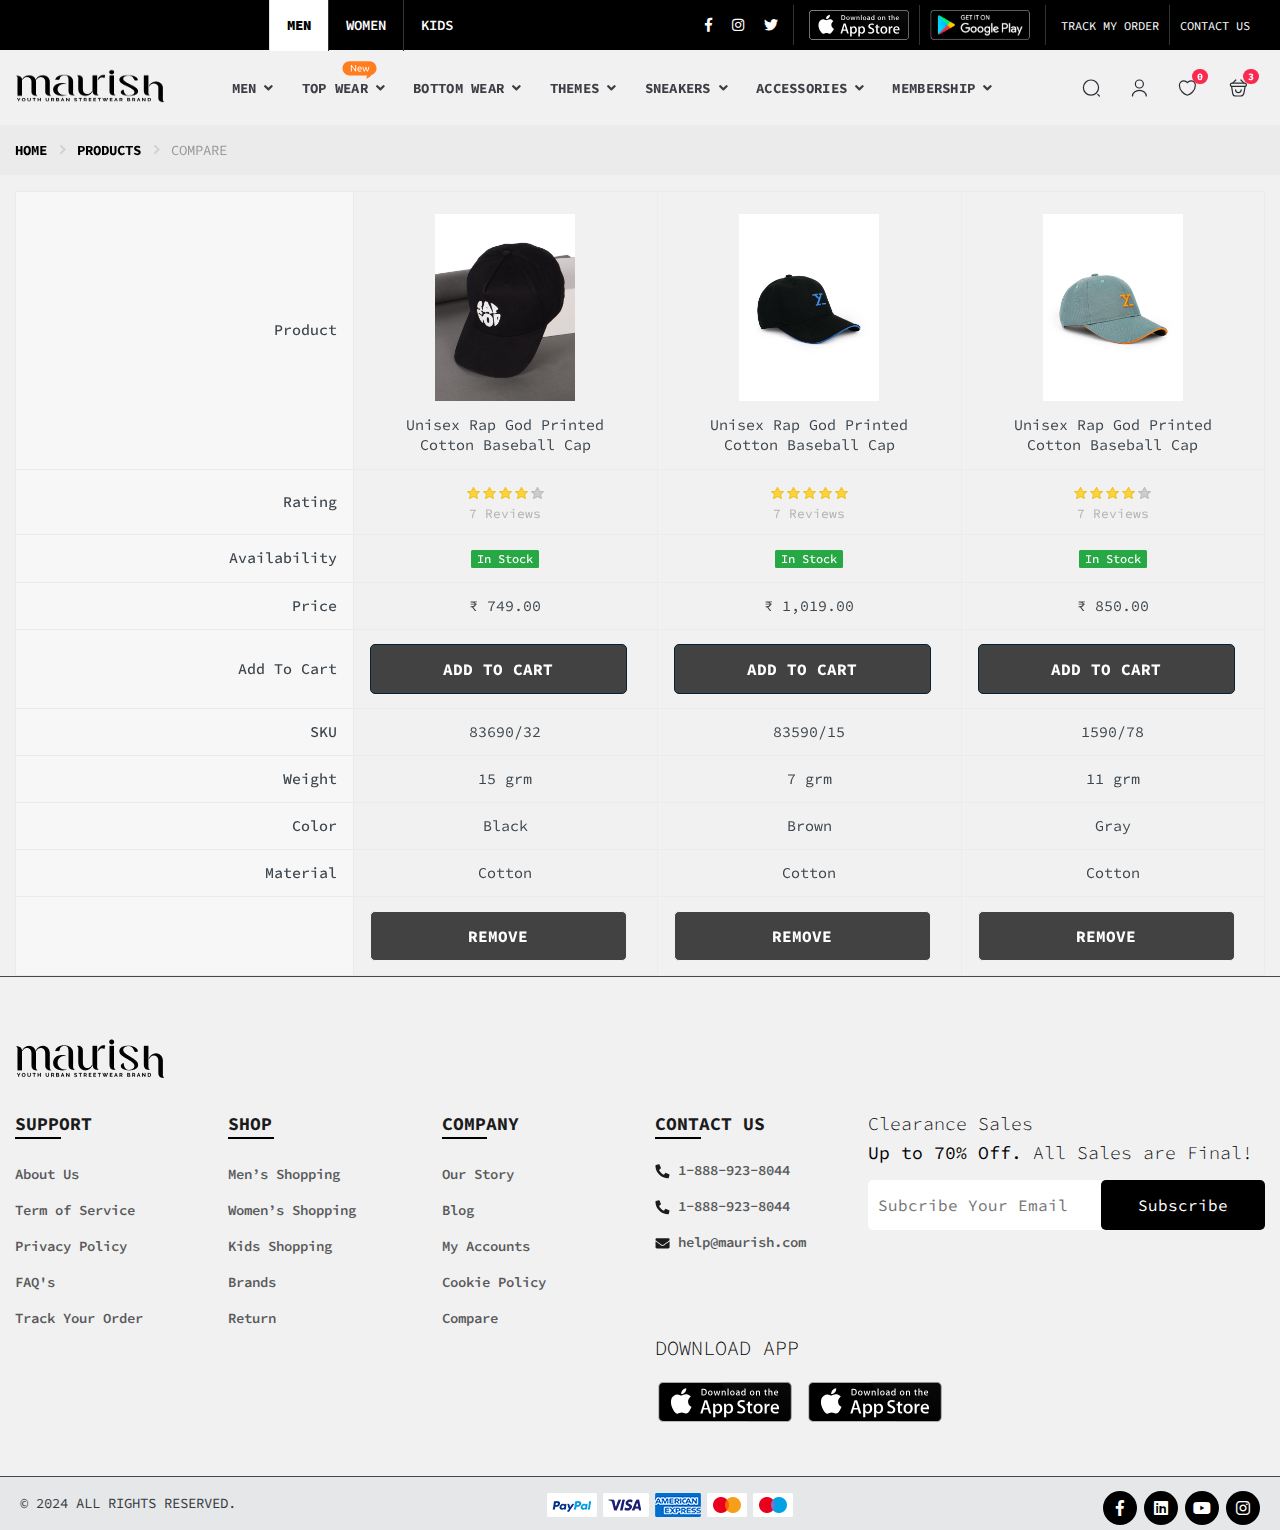
<file: compare.html>
<!DOCTYPE html>
<html lang="en" dir="ltr">
  <head>
    <meta charset="UTF-8" />
    <meta name="viewport" content="width=device-width,initial-scale=1" />
    <meta name="format-detection" content="telephone=no" />
    <title>Maurish Ecommerence</title>
    <link rel="icon" type="image/png" href="images/logo.jpeg" />
    <!-- fonts -->
    <link
      rel="stylesheet"
      href="https://fonts.googleapis.com/css?family=Roboto:400,400i,500,500i,700,700i"
    />
    <!-- css -->
    <link
      rel="stylesheet"
      href="vendor/bootstrap-4.2.1/css/bootstrap.min.css"
    />
    <link
      rel="stylesheet"
      href="vendor/owl-carousel-2.3.4/assets/owl.carousel.min.css"
    />
    <link rel="stylesheet" href="css/style.css" />
    <link rel="stylesheet" href="css/custom.css" />
    <!-- js -->
    <script src="vendor/jquery-3.3.1/jquery.min.js"></script>
    <script src="vendor/bootstrap-4.2.1/js/bootstrap.bundle.min.js"></script>
    <script src="vendor/owl-carousel-2.3.4/owl.carousel.min.js"></script>
    <script src="vendor/nouislider-12.1.0/nouislider.min.js"></script>
    <script src="js/number.js"></script>
    <script src="js/main.js"></script>
    <script src="vendor/svg4everybody-2.1.9/svg4everybody.min.js"></script>
    <script>
      svg4everybody();
    </script>
    <!-- font - fontawesome -->
    <link rel="stylesheet" href="vendor/fontawesome-5.6.1/css/all.min.css" />
    <!-- font - stroyka -->
    <link rel="stylesheet" href="fonts/stroyka/stroyka.css" />
    <script
      async
      src="https://www.googletagmanager.com/gtag/js?id=UA-97489509-6"
    ></script>
    <script>
      window.dataLayer = window.dataLayer || [];
      function gtag() {
        dataLayer.push(arguments);
      }
      gtag("js", new Date());
      gtag("config", "UA-97489509-6");
    </script>
  </head>

  <body>
    <!-- quickview-modal -->
    <div
      id="quickview-modal"
      class="modal fade"
      tabindex="-1"
      role="dialog"
      aria-hidden="true"
    >
      <div class="modal-dialog modal-dialog-centered modal-xl">
        <div class="modal-content"></div>
      </div>
    </div>
    <!-- quickview-modal / end -->

    <!-- mobilemenu -->
    <div class="mobilemenu">
      <div class="mobilemenu__backdrop"></div>
      <div class="mobilemenu__body">
        <div class="mobilemenu__header">
          <div class="mobilemenu__title">Menu</div>
          <button type="button" class="mobilemenu__close">
            <svg width="20px" height="20px">
              <use xlink:href="images/sprite.svg#cross-20"></use>
            </svg>
          </button>
        </div>
        <div class="mobilemenu__content">
          <ul
            class="nav nav-tabs"
            id="myTab"
            role="tablist"
            style="background: #000; padding-left: 20px"
          >
            <li class="nav-item" role="presentation">
              <button
                class="nav-link active"
                id="home-tab"
                data-toggle="tab"
                data-target="#home"
                type="button"
                role="tab"
                aria-controls="home"
                aria-selected="true"
                style="border-left: 1px solid transparent !important"
              >
                MEN
              </button>
            </li>
            <li class="nav-item" role="presentation">
              <button
                class="nav-link"
                id="profile-tab"
                data-toggle="tab"
                data-target="#profile"
                type="button"
                role="tab"
                aria-controls="profile"
                aria-selected="false"
                style="border-left: 1px solid #ddd !important"
              >
                WOMEN
              </button>
            </li>
            <li class="nav-item" role="presentation">
              <button
                class="nav-link"
                id="contact-tab"
                data-toggle="tab"
                data-target="#contact"
                type="button"
                role="tab"
                aria-controls="contact"
                aria-selected="false"
                style="border-left: 1px solid #ddd !important"
              >
                KIDS
              </button>
            </li>
          </ul>
          <div class="tab-content" id="myTabContent">
            <div
              class="tab-pane fade show active"
              id="home"
              role="tabpanel"
              aria-labelledby="home-tab"
            >
              <ul
                class="mobile-links mobile-links--level--0"
                data-collapse
                data-collapse-opened-class="mobile-links__item--open"
              >
                <li class="mobile-links__item" data-collapse-item>
                  <div class="mobile-links__item-title">
                    <a href="product-list.html" class="mobile-links__item-link"
                      >MEN</a
                    >
                    <button
                      class="mobile-links__item-toggle"
                      type="button"
                      data-collapse-trigger
                    >
                      <svg
                        class="mobile-links__item-arrow"
                        width="12px"
                        height="7px"
                      >
                        <use
                          xlink:href="images/sprite.svg#arrow-rounded-down-12x7"
                        ></use>
                      </svg>
                    </button>
                  </div>
                  <div
                    class="mobile-links__item-sub-links"
                    data-collapse-content
                  >
                    <ul class="mobile-links mobile-links--level--1">
                      <li class="mobile-links__item" data-collapse-item>
                        <div class="mobile-links__item-title">
                          <a
                            href="product-list.html"
                            class="mobile-links__item-link"
                            >Caps</a
                          >
                        </div>
                      </li>
                      <li class="mobile-links__item" data-collapse-item>
                        <div class="mobile-links__item-title">
                          <a
                            href="product-list.html"
                            class="mobile-links__item-link"
                            >Hoodies</a
                          >
                        </div>
                      </li>
                      <li class="mobile-links__item" data-collapse-item>
                        <div class="mobile-links__item-title">
                          <a
                            href="product-list.html"
                            class="mobile-links__item-link"
                            >T-shirt</a
                          >
                        </div>
                      </li>
                      <li class="mobile-links__item" data-collapse-item>
                        <div class="mobile-links__item-title">
                          <a
                            href="product-list.html"
                            class="mobile-links__item-link"
                            >Eyeware</a
                          >
                        </div>
                      </li>
                      <li class="mobile-links__item" data-collapse-item>
                        <div class="mobile-links__item-title">
                          <a
                            href="product-list.html"
                            class="mobile-links__item-link"
                            >Bottoms</a
                          >
                        </div>
                      </li>
                      <li class="mobile-links__item" data-collapse-item>
                        <div class="mobile-links__item-title">
                          <a
                            href="product-list.html"
                            class="mobile-links__item-link"
                            >Bags</a
                          >
                        </div>
                      </li>
                      <li class="mobile-links__item" data-collapse-item>
                        <div class="mobile-links__item-title">
                          <a
                            href="product-list.html"
                            class="mobile-links__item-link"
                            >Wallets</a
                          >
                        </div>
                      </li>
                      <li class="mobile-links__item" data-collapse-item>
                        <div class="mobile-links__item-title">
                          <a
                            href="product-list.html"
                            class="mobile-links__item-link"
                            >Belts</a
                          >
                        </div>
                      </li>
                      <li class="mobile-links__item" data-collapse-item>
                        <div class="mobile-links__item-title">
                          <a
                            href="product-list.html"
                            class="mobile-links__item-link"
                            >Watch</a
                          >
                        </div>
                      </li>
                    </ul>
                  </div>
                </li>

                <li class="mobile-links__item" data-collapse-item>
                  <div class="mobile-links__item-title">
                    <a href="product-list.html" class="mobile-links__item-link"
                      >TOP Wear</a
                    >
                    <button
                      class="mobile-links__item-toggle"
                      type="button"
                      data-collapse-trigger
                    >
                      <svg
                        class="mobile-links__item-arrow"
                        width="12px"
                        height="7px"
                      >
                        <use
                          xlink:href="images/sprite.svg#arrow-rounded-down-12x7"
                        ></use>
                      </svg>
                    </button>
                  </div>
                  <div
                    class="mobile-links__item-sub-links"
                    data-collapse-content
                  >
                    <ul class="mobile-links mobile-links--level--1">
                      <li class="mobile-links__item" data-collapse-item>
                        <div class="mobile-links__item-title">
                          <a
                            href="product-list.html"
                            class="mobile-links__item-link"
                            >Caps</a
                          >
                        </div>
                      </li>
                      <li class="mobile-links__item" data-collapse-item>
                        <div class="mobile-links__item-title">
                          <a
                            href="product-list.html"
                            class="mobile-links__item-link"
                            >Hoodies</a
                          >
                        </div>
                      </li>
                      <li class="mobile-links__item" data-collapse-item>
                        <div class="mobile-links__item-title">
                          <a
                            href="product-list.html"
                            class="mobile-links__item-link"
                            >T-shirt</a
                          >
                        </div>
                      </li>
                      <li class="mobile-links__item" data-collapse-item>
                        <div class="mobile-links__item-title">
                          <a
                            href="product-list.html"
                            class="mobile-links__item-link"
                            >Eyeware</a
                          >
                        </div>
                      </li>
                      <li class="mobile-links__item" data-collapse-item>
                        <div class="mobile-links__item-title">
                          <a
                            href="product-list.html"
                            class="mobile-links__item-link"
                            >Bottoms</a
                          >
                        </div>
                      </li>
                      <li class="mobile-links__item" data-collapse-item>
                        <div class="mobile-links__item-title">
                          <a
                            href="product-list.html"
                            class="mobile-links__item-link"
                            >Bags</a
                          >
                        </div>
                      </li>
                      <li class="mobile-links__item" data-collapse-item>
                        <div class="mobile-links__item-title">
                          <a
                            href="product-list.html"
                            class="mobile-links__item-link"
                            >Wallets</a
                          >
                        </div>
                      </li>
                      <li class="mobile-links__item" data-collapse-item>
                        <div class="mobile-links__item-title">
                          <a
                            href="product-list.html"
                            class="mobile-links__item-link"
                            >Belts</a
                          >
                        </div>
                      </li>
                      <li class="mobile-links__item" data-collapse-item>
                        <div class="mobile-links__item-title">
                          <a
                            href="product-list.html"
                            class="mobile-links__item-link"
                            >Watch</a
                          >
                        </div>
                      </li>
                    </ul>
                  </div>
                </li>

                <li class="mobile-links__item" data-collapse-item>
                  <div class="mobile-links__item-title">
                    <a href="product-list.html" class="mobile-links__item-link"
                      >Bottom Wear</a
                    >
                    <button
                      class="mobile-links__item-toggle"
                      type="button"
                      data-collapse-trigger
                    >
                      <svg
                        class="mobile-links__item-arrow"
                        width="12px"
                        height="7px"
                      >
                        <use
                          xlink:href="images/sprite.svg#arrow-rounded-down-12x7"
                        ></use>
                      </svg>
                    </button>
                  </div>
                  <div
                    class="mobile-links__item-sub-links"
                    data-collapse-content
                  >
                    <ul class="mobile-links mobile-links--level--1">
                      <li class="mobile-links__item" data-collapse-item>
                        <div class="mobile-links__item-title">
                          <a
                            href="product-list.html"
                            class="mobile-links__item-link"
                            >Caps</a
                          >
                        </div>
                      </li>
                      <li class="mobile-links__item" data-collapse-item>
                        <div class="mobile-links__item-title">
                          <a
                            href="product-list.html"
                            class="mobile-links__item-link"
                            >Hoodies</a
                          >
                        </div>
                      </li>
                      <li class="mobile-links__item" data-collapse-item>
                        <div class="mobile-links__item-title">
                          <a
                            href="product-list.html"
                            class="mobile-links__item-link"
                            >T-shirt</a
                          >
                        </div>
                      </li>
                      <li class="mobile-links__item" data-collapse-item>
                        <div class="mobile-links__item-title">
                          <a
                            href="product-list.html"
                            class="mobile-links__item-link"
                            >Eyeware</a
                          >
                        </div>
                      </li>
                      <li class="mobile-links__item" data-collapse-item>
                        <div class="mobile-links__item-title">
                          <a
                            href="product-list.html"
                            class="mobile-links__item-link"
                            >Bottoms</a
                          >
                        </div>
                      </li>
                      <li class="mobile-links__item" data-collapse-item>
                        <div class="mobile-links__item-title">
                          <a
                            href="product-list.html"
                            class="mobile-links__item-link"
                            >Bags</a
                          >
                        </div>
                      </li>
                      <li class="mobile-links__item" data-collapse-item>
                        <div class="mobile-links__item-title">
                          <a
                            href="product-list.html"
                            class="mobile-links__item-link"
                            >Wallets</a
                          >
                        </div>
                      </li>
                      <li class="mobile-links__item" data-collapse-item>
                        <div class="mobile-links__item-title">
                          <a
                            href="product-list.html"
                            class="mobile-links__item-link"
                            >Belts</a
                          >
                        </div>
                      </li>
                      <li class="mobile-links__item" data-collapse-item>
                        <div class="mobile-links__item-title">
                          <a
                            href="product-list.html"
                            class="mobile-links__item-link"
                            >Watch</a
                          >
                        </div>
                      </li>
                    </ul>
                  </div>
                </li>

                <li class="mobile-links__item" data-collapse-item>
                  <div class="mobile-links__item-title">
                    <a href="product-list.html" class="mobile-links__item-link">
                      themes
                    </a>
                    <button
                      class="mobile-links__item-toggle"
                      type="button"
                      data-collapse-trigger
                    >
                      <svg
                        class="mobile-links__item-arrow"
                        width="12px"
                        height="7px"
                      >
                        <use
                          xlink:href="images/sprite.svg#arrow-rounded-down-12x7"
                        ></use>
                      </svg>
                    </button>
                  </div>
                  <div
                    class="mobile-links__item-sub-links"
                    data-collapse-content
                  >
                    <ul class="mobile-links mobile-links--level--1">
                      <li class="mobile-links__item" data-collapse-item>
                        <div class="mobile-links__item-title">
                          <a
                            href="product-list.html"
                            class="mobile-links__item-link"
                            >Caps</a
                          >
                        </div>
                      </li>
                      <li class="mobile-links__item" data-collapse-item>
                        <div class="mobile-links__item-title">
                          <a
                            href="product-list.html"
                            class="mobile-links__item-link"
                            >Hoodies</a
                          >
                        </div>
                      </li>
                      <li class="mobile-links__item" data-collapse-item>
                        <div class="mobile-links__item-title">
                          <a
                            href="product-list.html"
                            class="mobile-links__item-link"
                            >T-shirt</a
                          >
                        </div>
                      </li>
                      <li class="mobile-links__item" data-collapse-item>
                        <div class="mobile-links__item-title">
                          <a
                            href="product-list.html"
                            class="mobile-links__item-link"
                            >Eyeware</a
                          >
                        </div>
                      </li>
                      <li class="mobile-links__item" data-collapse-item>
                        <div class="mobile-links__item-title">
                          <a
                            href="product-list.html"
                            class="mobile-links__item-link"
                            >Bottoms</a
                          >
                        </div>
                      </li>
                      <li class="mobile-links__item" data-collapse-item>
                        <div class="mobile-links__item-title">
                          <a
                            href="product-list.html"
                            class="mobile-links__item-link"
                            >Bags</a
                          >
                        </div>
                      </li>
                      <li class="mobile-links__item" data-collapse-item>
                        <div class="mobile-links__item-title">
                          <a
                            href="product-list.html"
                            class="mobile-links__item-link"
                            >Wallets</a
                          >
                        </div>
                      </li>
                      <li class="mobile-links__item" data-collapse-item>
                        <div class="mobile-links__item-title">
                          <a
                            href="product-list.html"
                            class="mobile-links__item-link"
                            >Belts</a
                          >
                        </div>
                      </li>
                      <li class="mobile-links__item" data-collapse-item>
                        <div class="mobile-links__item-title">
                          <a
                            href="product-list.html"
                            class="mobile-links__item-link"
                            >Watch</a
                          >
                        </div>
                      </li>
                    </ul>
                  </div>
                </li>

                <li class="mobile-links__item" data-collapse-item>
                  <div class="mobile-links__item-title">
                    <a href="product-list.html" class="mobile-links__item-link">
                      sneakers
                    </a>
                    <button
                      class="mobile-links__item-toggle"
                      type="button"
                      data-collapse-trigger
                    >
                      <svg
                        class="mobile-links__item-arrow"
                        width="12px"
                        height="7px"
                      >
                        <use
                          xlink:href="images/sprite.svg#arrow-rounded-down-12x7"
                        ></use>
                      </svg>
                    </button>
                  </div>
                  <div
                    class="mobile-links__item-sub-links"
                    data-collapse-content
                  >
                    <ul class="mobile-links mobile-links--level--1">
                      <li class="mobile-links__item" data-collapse-item>
                        <div class="mobile-links__item-title">
                          <a
                            href="product-list.html"
                            class="mobile-links__item-link"
                            >Caps</a
                          >
                        </div>
                      </li>
                      <li class="mobile-links__item" data-collapse-item>
                        <div class="mobile-links__item-title">
                          <a
                            href="product-list.html"
                            class="mobile-links__item-link"
                            >Hoodies</a
                          >
                        </div>
                      </li>
                      <li class="mobile-links__item" data-collapse-item>
                        <div class="mobile-links__item-title">
                          <a
                            href="product-list.html"
                            class="mobile-links__item-link"
                            >T-shirt</a
                          >
                        </div>
                      </li>
                      <li class="mobile-links__item" data-collapse-item>
                        <div class="mobile-links__item-title">
                          <a
                            href="product-list.html"
                            class="mobile-links__item-link"
                            >Eyeware</a
                          >
                        </div>
                      </li>
                      <li class="mobile-links__item" data-collapse-item>
                        <div class="mobile-links__item-title">
                          <a
                            href="product-list.html"
                            class="mobile-links__item-link"
                            >Bottoms</a
                          >
                        </div>
                      </li>
                      <li class="mobile-links__item" data-collapse-item>
                        <div class="mobile-links__item-title">
                          <a
                            href="product-list.html"
                            class="mobile-links__item-link"
                            >Bags</a
                          >
                        </div>
                      </li>
                      <li class="mobile-links__item" data-collapse-item>
                        <div class="mobile-links__item-title">
                          <a
                            href="product-list.html"
                            class="mobile-links__item-link"
                            >Wallets</a
                          >
                        </div>
                      </li>
                      <li class="mobile-links__item" data-collapse-item>
                        <div class="mobile-links__item-title">
                          <a
                            href="product-list.html"
                            class="mobile-links__item-link"
                            >Belts</a
                          >
                        </div>
                      </li>
                      <li class="mobile-links__item" data-collapse-item>
                        <div class="mobile-links__item-title">
                          <a
                            href="product-list.html"
                            class="mobile-links__item-link"
                            >Watch</a
                          >
                        </div>
                      </li>
                    </ul>
                  </div>
                </li>

                <li class="mobile-links__item" data-collapse-item>
                  <div class="mobile-links__item-title">
                    <a href="product-list.html" class="mobile-links__item-link">
                      mrish x google
                    </a>
                    <button
                      class="mobile-links__item-toggle"
                      type="button"
                      data-collapse-trigger
                    >
                      <svg
                        class="mobile-links__item-arrow"
                        width="12px"
                        height="7px"
                      >
                        <use
                          xlink:href="images/sprite.svg#arrow-rounded-down-12x7"
                        ></use>
                      </svg>
                    </button>
                  </div>
                  <div
                    class="mobile-links__item-sub-links"
                    data-collapse-content
                  >
                    <ul class="mobile-links mobile-links--level--1">
                      <li class="mobile-links__item" data-collapse-item>
                        <div class="mobile-links__item-title">
                          <a
                            href="product-list.html"
                            class="mobile-links__item-link"
                            >Caps</a
                          >
                        </div>
                      </li>
                      <li class="mobile-links__item" data-collapse-item>
                        <div class="mobile-links__item-title">
                          <a
                            href="product-list.html"
                            class="mobile-links__item-link"
                            >Hoodies</a
                          >
                        </div>
                      </li>
                      <li class="mobile-links__item" data-collapse-item>
                        <div class="mobile-links__item-title">
                          <a
                            href="product-list.html"
                            class="mobile-links__item-link"
                            >T-shirt</a
                          >
                        </div>
                      </li>
                      <li class="mobile-links__item" data-collapse-item>
                        <div class="mobile-links__item-title">
                          <a
                            href="product-list.html"
                            class="mobile-links__item-link"
                            >Eyeware</a
                          >
                        </div>
                      </li>
                      <li class="mobile-links__item" data-collapse-item>
                        <div class="mobile-links__item-title">
                          <a
                            href="product-list.html"
                            class="mobile-links__item-link"
                            >Bottoms</a
                          >
                        </div>
                      </li>
                      <li class="mobile-links__item" data-collapse-item>
                        <div class="mobile-links__item-title">
                          <a
                            href="product-list.html"
                            class="mobile-links__item-link"
                            >Bags</a
                          >
                        </div>
                      </li>
                      <li class="mobile-links__item" data-collapse-item>
                        <div class="mobile-links__item-title">
                          <a
                            href="product-list.html"
                            class="mobile-links__item-link"
                            >Wallets</a
                          >
                        </div>
                      </li>
                      <li class="mobile-links__item" data-collapse-item>
                        <div class="mobile-links__item-title">
                          <a
                            href="product-list.html"
                            class="mobile-links__item-link"
                            >Belts</a
                          >
                        </div>
                      </li>
                      <li class="mobile-links__item" data-collapse-item>
                        <div class="mobile-links__item-title">
                          <a
                            href="product-list.html"
                            class="mobile-links__item-link"
                            >Watch</a
                          >
                        </div>
                      </li>
                    </ul>
                  </div>
                </li>
              </ul>
            </div>
            <div
              class="tab-pane fade"
              id="profile"
              role="tabpanel"
              aria-labelledby="profile-tab"
            >
              <ul
                class="mobile-links mobile-links--level--0"
                data-collapse
                data-collapse-opened-class="mobile-links__item--open"
              >
                <li class="mobile-links__item" data-collapse-item>
                  <div class="mobile-links__item-title">
                    <a href="product-list.html" class="mobile-links__item-link"
                      >WOMEN</a
                    >
                    <button
                      class="mobile-links__item-toggle"
                      type="button"
                      data-collapse-trigger
                    >
                      <svg
                        class="mobile-links__item-arrow"
                        width="12px"
                        height="7px"
                      >
                        <use
                          xlink:href="images/sprite.svg#arrow-rounded-down-12x7"
                        ></use>
                      </svg>
                    </button>
                  </div>
                  <div
                    class="mobile-links__item-sub-links"
                    data-collapse-content
                  >
                    <ul class="mobile-links mobile-links--level--1">
                      <li class="mobile-links__item" data-collapse-item>
                        <div class="mobile-links__item-title">
                          <a
                            href="product-list.html"
                            class="mobile-links__item-link"
                            >Caps</a
                          >
                        </div>
                      </li>
                      <li class="mobile-links__item" data-collapse-item>
                        <div class="mobile-links__item-title">
                          <a
                            href="product-list.html"
                            class="mobile-links__item-link"
                            >Hoodies</a
                          >
                        </div>
                      </li>
                      <li class="mobile-links__item" data-collapse-item>
                        <div class="mobile-links__item-title">
                          <a
                            href="product-list.html"
                            class="mobile-links__item-link"
                            >T-shirt</a
                          >
                        </div>
                      </li>
                      <li class="mobile-links__item" data-collapse-item>
                        <div class="mobile-links__item-title">
                          <a
                            href="product-list.html"
                            class="mobile-links__item-link"
                            >Eyeware</a
                          >
                        </div>
                      </li>
                      <li class="mobile-links__item" data-collapse-item>
                        <div class="mobile-links__item-title">
                          <a
                            href="product-list.html"
                            class="mobile-links__item-link"
                            >Bottoms</a
                          >
                        </div>
                      </li>
                      <li class="mobile-links__item" data-collapse-item>
                        <div class="mobile-links__item-title">
                          <a
                            href="product-list.html"
                            class="mobile-links__item-link"
                            >Bags</a
                          >
                        </div>
                      </li>
                      <li class="mobile-links__item" data-collapse-item>
                        <div class="mobile-links__item-title">
                          <a
                            href="product-list.html"
                            class="mobile-links__item-link"
                            >Wallets</a
                          >
                        </div>
                      </li>
                      <li class="mobile-links__item" data-collapse-item>
                        <div class="mobile-links__item-title">
                          <a
                            href="product-list.html"
                            class="mobile-links__item-link"
                            >Belts</a
                          >
                        </div>
                      </li>
                      <li class="mobile-links__item" data-collapse-item>
                        <div class="mobile-links__item-title">
                          <a
                            href="product-list.html"
                            class="mobile-links__item-link"
                            >Watch</a
                          >
                        </div>
                      </li>
                    </ul>
                  </div>
                </li>

                <li class="mobile-links__item" data-collapse-item>
                  <div class="mobile-links__item-title">
                    <a href="product-list.html" class="mobile-links__item-link"
                      >Top wear</a
                    >
                    <button
                      class="mobile-links__item-toggle"
                      type="button"
                      data-collapse-trigger
                    >
                      <svg
                        class="mobile-links__item-arrow"
                        width="12px"
                        height="7px"
                      >
                        <use
                          xlink:href="images/sprite.svg#arrow-rounded-down-12x7"
                        ></use>
                      </svg>
                    </button>
                  </div>
                  <div
                    class="mobile-links__item-sub-links"
                    data-collapse-content
                  >
                    <ul class="mobile-links mobile-links--level--1">
                      <li class="mobile-links__item" data-collapse-item>
                        <div class="mobile-links__item-title">
                          <a
                            href="product-list.html"
                            class="mobile-links__item-link"
                            >Caps</a
                          >
                        </div>
                      </li>
                      <li class="mobile-links__item" data-collapse-item>
                        <div class="mobile-links__item-title">
                          <a
                            href="product-list.html"
                            class="mobile-links__item-link"
                            >Hoodies</a
                          >
                        </div>
                      </li>
                      <li class="mobile-links__item" data-collapse-item>
                        <div class="mobile-links__item-title">
                          <a
                            href="product-list.html"
                            class="mobile-links__item-link"
                            >T-shirt</a
                          >
                        </div>
                      </li>
                      <li class="mobile-links__item" data-collapse-item>
                        <div class="mobile-links__item-title">
                          <a
                            href="product-list.html"
                            class="mobile-links__item-link"
                            >Eyeware</a
                          >
                        </div>
                      </li>
                      <li class="mobile-links__item" data-collapse-item>
                        <div class="mobile-links__item-title">
                          <a
                            href="product-list.html"
                            class="mobile-links__item-link"
                            >Bottoms</a
                          >
                        </div>
                      </li>
                      <li class="mobile-links__item" data-collapse-item>
                        <div class="mobile-links__item-title">
                          <a
                            href="product-list.html"
                            class="mobile-links__item-link"
                            >Bags</a
                          >
                        </div>
                      </li>
                      <li class="mobile-links__item" data-collapse-item>
                        <div class="mobile-links__item-title">
                          <a
                            href="product-list.html"
                            class="mobile-links__item-link"
                            >Wallets</a
                          >
                        </div>
                      </li>
                      <li class="mobile-links__item" data-collapse-item>
                        <div class="mobile-links__item-title">
                          <a
                            href="product-list.html"
                            class="mobile-links__item-link"
                            >Belts</a
                          >
                        </div>
                      </li>
                      <li class="mobile-links__item" data-collapse-item>
                        <div class="mobile-links__item-title">
                          <a
                            href="product-list.html"
                            class="mobile-links__item-link"
                            >Watch</a
                          >
                        </div>
                      </li>
                    </ul>
                  </div>
                </li>

                <li class="mobile-links__item" data-collapse-item>
                  <div class="mobile-links__item-title">
                    <a href="product-list.html" class="mobile-links__item-link"
                      >Bottom Wear</a
                    >
                    <button
                      class="mobile-links__item-toggle"
                      type="button"
                      data-collapse-trigger
                    >
                      <svg
                        class="mobile-links__item-arrow"
                        width="12px"
                        height="7px"
                      >
                        <use
                          xlink:href="images/sprite.svg#arrow-rounded-down-12x7"
                        ></use>
                      </svg>
                    </button>
                  </div>
                  <div
                    class="mobile-links__item-sub-links"
                    data-collapse-content
                  >
                    <ul class="mobile-links mobile-links--level--1">
                      <li class="mobile-links__item" data-collapse-item>
                        <div class="mobile-links__item-title">
                          <a
                            href="product-list.html"
                            class="mobile-links__item-link"
                            >Caps</a
                          >
                        </div>
                      </li>
                      <li class="mobile-links__item" data-collapse-item>
                        <div class="mobile-links__item-title">
                          <a
                            href="product-list.html"
                            class="mobile-links__item-link"
                            >Hoodies</a
                          >
                        </div>
                      </li>
                      <li class="mobile-links__item" data-collapse-item>
                        <div class="mobile-links__item-title">
                          <a
                            href="product-list.html"
                            class="mobile-links__item-link"
                            >T-shirt</a
                          >
                        </div>
                      </li>
                      <li class="mobile-links__item" data-collapse-item>
                        <div class="mobile-links__item-title">
                          <a
                            href="product-list.html"
                            class="mobile-links__item-link"
                            >Eyeware</a
                          >
                        </div>
                      </li>
                      <li class="mobile-links__item" data-collapse-item>
                        <div class="mobile-links__item-title">
                          <a
                            href="product-list.html"
                            class="mobile-links__item-link"
                            >Bottoms</a
                          >
                        </div>
                      </li>
                      <li class="mobile-links__item" data-collapse-item>
                        <div class="mobile-links__item-title">
                          <a
                            href="product-list.html"
                            class="mobile-links__item-link"
                            >Bags</a
                          >
                        </div>
                      </li>
                      <li class="mobile-links__item" data-collapse-item>
                        <div class="mobile-links__item-title">
                          <a
                            href="product-list.html"
                            class="mobile-links__item-link"
                            >Wallets</a
                          >
                        </div>
                      </li>
                      <li class="mobile-links__item" data-collapse-item>
                        <div class="mobile-links__item-title">
                          <a
                            href="product-list.html"
                            class="mobile-links__item-link"
                            >Belts</a
                          >
                        </div>
                      </li>
                      <li class="mobile-links__item" data-collapse-item>
                        <div class="mobile-links__item-title">
                          <a
                            href="product-list.html"
                            class="mobile-links__item-link"
                            >Watch</a
                          >
                        </div>
                      </li>
                    </ul>
                  </div>
                </li>

                <li class="mobile-links__item" data-collapse-item>
                  <div class="mobile-links__item-title">
                    <a href="product-list.html" class="mobile-links__item-link"
                      >Sunglasses</a
                    >
                    <button
                      class="mobile-links__item-toggle"
                      type="button"
                      data-collapse-trigger
                    >
                      <svg
                        class="mobile-links__item-arrow"
                        width="12px"
                        height="7px"
                      >
                        <use
                          xlink:href="images/sprite.svg#arrow-rounded-down-12x7"
                        ></use>
                      </svg>
                    </button>
                  </div>
                  <div
                    class="mobile-links__item-sub-links"
                    data-collapse-content
                  >
                    <ul class="mobile-links mobile-links--level--1">
                      <li class="mobile-links__item" data-collapse-item>
                        <div class="mobile-links__item-title">
                          <a
                            href="product-list.html"
                            class="mobile-links__item-link"
                            >Caps</a
                          >
                        </div>
                      </li>
                      <li class="mobile-links__item" data-collapse-item>
                        <div class="mobile-links__item-title">
                          <a
                            href="product-list.html"
                            class="mobile-links__item-link"
                            >Hoodies</a
                          >
                        </div>
                      </li>
                      <li class="mobile-links__item" data-collapse-item>
                        <div class="mobile-links__item-title">
                          <a
                            href="product-list.html"
                            class="mobile-links__item-link"
                            >T-shirt</a
                          >
                        </div>
                      </li>
                      <li class="mobile-links__item" data-collapse-item>
                        <div class="mobile-links__item-title">
                          <a
                            href="product-list.html"
                            class="mobile-links__item-link"
                            >Eyeware</a
                          >
                        </div>
                      </li>
                      <li class="mobile-links__item" data-collapse-item>
                        <div class="mobile-links__item-title">
                          <a
                            href="product-list.html"
                            class="mobile-links__item-link"
                            >Bottoms</a
                          >
                        </div>
                      </li>
                      <li class="mobile-links__item" data-collapse-item>
                        <div class="mobile-links__item-title">
                          <a
                            href="product-list.html"
                            class="mobile-links__item-link"
                            >Bags</a
                          >
                        </div>
                      </li>
                      <li class="mobile-links__item" data-collapse-item>
                        <div class="mobile-links__item-title">
                          <a
                            href="product-list.html"
                            class="mobile-links__item-link"
                            >Wallets</a
                          >
                        </div>
                      </li>
                      <li class="mobile-links__item" data-collapse-item>
                        <div class="mobile-links__item-title">
                          <a
                            href="product-list.html"
                            class="mobile-links__item-link"
                            >Belts</a
                          >
                        </div>
                      </li>
                      <li class="mobile-links__item" data-collapse-item>
                        <div class="mobile-links__item-title">
                          <a
                            href="product-list.html"
                            class="mobile-links__item-link"
                            >Watch</a
                          >
                        </div>
                      </li>
                    </ul>
                  </div>
                </li>
              </ul>
            </div>
            <div
              class="tab-pane fade"
              id="contact"
              role="tabpanel"
              aria-labelledby="contact-tab"
            >
              <ul
                class="mobile-links mobile-links--level--0"
                data-collapse
                data-collapse-opened-class="mobile-links__item--open"
              >
                <li class="mobile-links__item" data-collapse-item>
                  <div class="mobile-links__item-title">
                    <a href="product-list.html" class="mobile-links__item-link"
                      >Kids</a
                    >
                    <button
                      class="mobile-links__item-toggle"
                      type="button"
                      data-collapse-trigger
                    >
                      <svg
                        class="mobile-links__item-arrow"
                        width="12px"
                        height="7px"
                      >
                        <use
                          xlink:href="images/sprite.svg#arrow-rounded-down-12x7"
                        ></use>
                      </svg>
                    </button>
                  </div>
                  <div
                    class="mobile-links__item-sub-links"
                    data-collapse-content
                  >
                    <ul class="mobile-links mobile-links--level--1">
                      <li class="mobile-links__item" data-collapse-item>
                        <div class="mobile-links__item-title">
                          <a
                            href="product-list.html"
                            class="mobile-links__item-link"
                            >Caps</a
                          >
                        </div>
                      </li>
                      <li class="mobile-links__item" data-collapse-item>
                        <div class="mobile-links__item-title">
                          <a
                            href="product-list.html"
                            class="mobile-links__item-link"
                            >Hoodies</a
                          >
                        </div>
                      </li>
                      <li class="mobile-links__item" data-collapse-item>
                        <div class="mobile-links__item-title">
                          <a
                            href="product-list.html"
                            class="mobile-links__item-link"
                            >T-shirt</a
                          >
                        </div>
                      </li>
                      <li class="mobile-links__item" data-collapse-item>
                        <div class="mobile-links__item-title">
                          <a
                            href="product-list.html"
                            class="mobile-links__item-link"
                            >Eyeware</a
                          >
                        </div>
                      </li>
                      <li class="mobile-links__item" data-collapse-item>
                        <div class="mobile-links__item-title">
                          <a
                            href="product-list.html"
                            class="mobile-links__item-link"
                            >Bottoms</a
                          >
                        </div>
                      </li>
                      <li class="mobile-links__item" data-collapse-item>
                        <div class="mobile-links__item-title">
                          <a
                            href="product-list.html"
                            class="mobile-links__item-link"
                            >Bags</a
                          >
                        </div>
                      </li>
                      <li class="mobile-links__item" data-collapse-item>
                        <div class="mobile-links__item-title">
                          <a
                            href="product-list.html"
                            class="mobile-links__item-link"
                            >Wallets</a
                          >
                        </div>
                      </li>
                      <li class="mobile-links__item" data-collapse-item>
                        <div class="mobile-links__item-title">
                          <a
                            href="product-list.html"
                            class="mobile-links__item-link"
                            >Belts</a
                          >
                        </div>
                      </li>
                      <li class="mobile-links__item" data-collapse-item>
                        <div class="mobile-links__item-title">
                          <a
                            href="product-list.html"
                            class="mobile-links__item-link"
                            >Watch</a
                          >
                        </div>
                      </li>
                    </ul>
                  </div>
                </li>

                <li class="mobile-links__item" data-collapse-item>
                  <div class="mobile-links__item-title">
                    <a href="product-list.html" class="mobile-links__item-link"
                      >Top Wear</a
                    >
                    <button
                      class="mobile-links__item-toggle"
                      type="button"
                      data-collapse-trigger
                    >
                      <svg
                        class="mobile-links__item-arrow"
                        width="12px"
                        height="7px"
                      >
                        <use
                          xlink:href="images/sprite.svg#arrow-rounded-down-12x7"
                        ></use>
                      </svg>
                    </button>
                  </div>
                  <div
                    class="mobile-links__item-sub-links"
                    data-collapse-content
                  >
                    <ul class="mobile-links mobile-links--level--1">
                      <li class="mobile-links__item" data-collapse-item>
                        <div class="mobile-links__item-title">
                          <a
                            href="product-list.html"
                            class="mobile-links__item-link"
                            >Caps</a
                          >
                        </div>
                      </li>
                      <li class="mobile-links__item" data-collapse-item>
                        <div class="mobile-links__item-title">
                          <a
                            href="product-list.html"
                            class="mobile-links__item-link"
                            >Hoodies</a
                          >
                        </div>
                      </li>
                      <li class="mobile-links__item" data-collapse-item>
                        <div class="mobile-links__item-title">
                          <a
                            href="product-list.html"
                            class="mobile-links__item-link"
                            >T-shirt</a
                          >
                        </div>
                      </li>
                      <li class="mobile-links__item" data-collapse-item>
                        <div class="mobile-links__item-title">
                          <a
                            href="product-list.html"
                            class="mobile-links__item-link"
                            >Eyeware</a
                          >
                        </div>
                      </li>
                      <li class="mobile-links__item" data-collapse-item>
                        <div class="mobile-links__item-title">
                          <a
                            href="product-list.html"
                            class="mobile-links__item-link"
                            >Bottoms</a
                          >
                        </div>
                      </li>
                      <li class="mobile-links__item" data-collapse-item>
                        <div class="mobile-links__item-title">
                          <a
                            href="product-list.html"
                            class="mobile-links__item-link"
                            >Bags</a
                          >
                        </div>
                      </li>
                      <li class="mobile-links__item" data-collapse-item>
                        <div class="mobile-links__item-title">
                          <a
                            href="product-list.html"
                            class="mobile-links__item-link"
                            >Wallets</a
                          >
                        </div>
                      </li>
                      <li class="mobile-links__item" data-collapse-item>
                        <div class="mobile-links__item-title">
                          <a
                            href="product-list.html"
                            class="mobile-links__item-link"
                            >Belts</a
                          >
                        </div>
                      </li>
                      <li class="mobile-links__item" data-collapse-item>
                        <div class="mobile-links__item-title">
                          <a
                            href="product-list.html"
                            class="mobile-links__item-link"
                            >Watch</a
                          >
                        </div>
                      </li>
                    </ul>
                  </div>
                </li>

                <li class="mobile-links__item" data-collapse-item>
                  <div class="mobile-links__item-title">
                    <a href="product-list.html" class="mobile-links__item-link"
                      >Bottom Wear</a
                    >
                    <button
                      class="mobile-links__item-toggle"
                      type="button"
                      data-collapse-trigger
                    >
                      <svg
                        class="mobile-links__item-arrow"
                        width="12px"
                        height="7px"
                      >
                        <use
                          xlink:href="images/sprite.svg#arrow-rounded-down-12x7"
                        ></use>
                      </svg>
                    </button>
                  </div>
                  <div
                    class="mobile-links__item-sub-links"
                    data-collapse-content
                  >
                    <ul class="mobile-links mobile-links--level--1">
                      <li class="mobile-links__item" data-collapse-item>
                        <div class="mobile-links__item-title">
                          <a
                            href="product-list.html"
                            class="mobile-links__item-link"
                            >Caps</a
                          >
                        </div>
                      </li>
                      <li class="mobile-links__item" data-collapse-item>
                        <div class="mobile-links__item-title">
                          <a
                            href="product-list.html"
                            class="mobile-links__item-link"
                            >Hoodies</a
                          >
                        </div>
                      </li>
                      <li class="mobile-links__item" data-collapse-item>
                        <div class="mobile-links__item-title">
                          <a
                            href="product-list.html"
                            class="mobile-links__item-link"
                            >T-shirt</a
                          >
                        </div>
                      </li>
                      <li class="mobile-links__item" data-collapse-item>
                        <div class="mobile-links__item-title">
                          <a
                            href="product-list.html"
                            class="mobile-links__item-link"
                            >Eyeware</a
                          >
                        </div>
                      </li>
                      <li class="mobile-links__item" data-collapse-item>
                        <div class="mobile-links__item-title">
                          <a
                            href="product-list.html"
                            class="mobile-links__item-link"
                            >Bottoms</a
                          >
                        </div>
                      </li>
                      <li class="mobile-links__item" data-collapse-item>
                        <div class="mobile-links__item-title">
                          <a
                            href="product-list.html"
                            class="mobile-links__item-link"
                            >Bags</a
                          >
                        </div>
                      </li>
                      <li class="mobile-links__item" data-collapse-item>
                        <div class="mobile-links__item-title">
                          <a
                            href="product-list.html"
                            class="mobile-links__item-link"
                            >Wallets</a
                          >
                        </div>
                      </li>
                      <li class="mobile-links__item" data-collapse-item>
                        <div class="mobile-links__item-title">
                          <a
                            href="product-list.html"
                            class="mobile-links__item-link"
                            >Belts</a
                          >
                        </div>
                      </li>
                      <li class="mobile-links__item" data-collapse-item>
                        <div class="mobile-links__item-title">
                          <a
                            href="product-list.html"
                            class="mobile-links__item-link"
                            >Watch</a
                          >
                        </div>
                      </li>
                    </ul>
                  </div>
                </li>
              </ul>
            </div>
          </div>
          <ul
            class="mobile-links mobile-links--level--0"
            data-collapse
            data-collapse-opened-class="mobile-links__item--open"
          >
            <li class="mobile-links__item" data-collapse-item>
              <div class="mobile-links__item-title">
                <a href="my-account.html" class="mobile-links__item-link"
                  >MY ACCOUNT</a
                >
                <button
                  class="mobile-links__item-toggle"
                  type="button"
                  data-collapse-trigger
                >
                  <svg
                    class="mobile-links__item-arrow"
                    width="12px"
                    height="7px"
                  >
                    <use
                      xlink:href="images/sprite.svg#arrow-rounded-down-12x7"
                    ></use>
                  </svg>
                </button>
              </div>
              <div class="mobile-links__item-sub-links" data-collapse-content>
                <ul class="mobile-links mobile-links--level--1">
                  <li class="mobile-links__item" data-collapse-item>
                    <div class="mobile-links__item-title">
                      <a href="login.html" class="mobile-links__item-link"
                        >Login</a
                      >
                      <button
                        class="mobile-links__item-toggle"
                        type="button"
                        data-collapse-trigger
                      >
                        <svg
                          class="mobile-links__item-arrow"
                          width="12px"
                          height="7px"
                        >
                          <use
                            xlink:href="images/sprite.svg#arrow-rounded-down-12x7"
                          ></use>
                        </svg>
                      </button>
                    </div>
                    <div
                      class="mobile-links__item-sub-links"
                      data-collapse-content
                    >
                      <ul class="mobile-links mobile-links--level--2">
                        <li class="mobile-links__item" data-collapse-item>
                          <div class="mobile-links__item-title">
                            <a
                              href="my-profile.html"
                              class="mobile-links__item-link"
                              >My Profile</a
                            >
                          </div>
                        </li>
                      </ul>
                    </div>
                  </li>

                  <li class="mobile-links__item" data-collapse-item>
                    <div class="mobile-links__item-title">
                      <a href="cart.html" class="mobile-links__item-link"
                        >Cart</a
                      >
                    </div>
                  </li>
                  <li class="mobile-links__item" data-collapse-item>
                    <div class="mobile-links__item-title">
                      <a href="checkout.html" class="mobile-links__item-link"
                        >Checkout</a
                      >
                    </div>
                  </li>
                  <li class="mobile-links__item" data-collapse-item>
                    <div class="mobile-links__item-title">
                      <a href="wishlist.html" class="mobile-links__item-link"
                        >Wishlist</a
                      >
                    </div>
                  </li>
                  <li class="mobile-links__item" data-collapse-item>
                    <div class="mobile-links__item-title">
                      <a href="compare.html" class="mobile-links__item-link"
                        >Compare</a
                      >
                    </div>
                  </li>
                  <li class="mobile-links__item" data-collapse-item>
                    <div class="mobile-links__item-title">
                      <a href="account.html" class="mobile-links__item-link"
                        >My Account</a
                      >
                    </div>
                  </li>
                  <li class="mobile-links__item" data-collapse-item>
                    <div class="mobile-links__item-title">
                      <a href="track-order.html" class="mobile-links__item-link"
                        >Track Order</a
                      >
                    </div>
                  </li>
                </ul>
              </div>
            </li>
          </ul>
        </div>
      </div>
    </div>
    <!-- mobilemenu / end -->

    <!-- site -->
    <div class="site">
      <!-- mobile site__header -->
      <header class="site__header d-lg-none">
        <div class="mobile-header mobile-header--sticky mobile-header--stuck">
          <div class="mobile-header__panel">
            <div class="container">
              <div class="mobile-header__body">
                <button class="mobile-header__menu-button">
                  <svg width="18px" height="14px">
                    <use xlink:href="images/sprite.svg#menu-18x14"></use>
                  </svg>
                </button>
                <a class="mobile-header__logo" href="index.html">
                  <img
                    src="images/logo.png"
                    alt="logo"
                    style="width: 80px; height: 40px"
                  />
                </a>
                <div class="mobile-header__search">
                  <form class="mobile-header__search-form" action="#">
                    <input
                      class="mobile-header__search-input"
                      name="search"
                      placeholder="Search over 10,000 products"
                      aria-label="Site search"
                      type="text"
                      autocomplete="off"
                    />
                    <button
                      class="mobile-header__search-button mobile-header__search-button--submit"
                      type="submit"
                    >
                      <svg width="20px" height="20px">
                        <use xlink:href="images/sprite.svg#search-20"></use>
                      </svg>
                    </button>
                    <button
                      class="mobile-header__search-button mobile-header__search-button--close"
                      type="button"
                    >
                      <svg width="20px" height="20px">
                        <use xlink:href="images/sprite.svg#cross-20"></use>
                      </svg>
                    </button>
                    <div class="mobile-header__search-body"></div>
                  </form>
                </div>
                <div class="mobile-header__indicators">
                  <div
                    class="indicator indicator--mobile-search indicator--mobile d-sm-none"
                  >
                    <button class="indicator__button">
                      <span class="indicator__area">
                        <img
                          src="images/icons/mobile-search.svg"
                          alt="img"
                          style="width: 35px; height: 35px"
                      /></span>
                    </button>
                  </div>
                  <div class="indicator indicator--mobile">
                    <a
                      href="cart.html"
                      class="indicator__button"
                      style="margin: 10px"
                    >
                      <img
                        src="images/icons/5.svg"
                        alt="bag"
                        style="width: 35px; height: 35px"
                      />
                      <span class="indicator__value">3</span>
                    </a>
                  </div>

                  <div class="indicator indicator--mobile d-none">
                    <a href="profile.html" class="indicator__button"
                      ><span class="indicator__area">
                        <img
                          src="images/icons/6.svg"
                          alt="bag"
                          style="width: 25px; height: 25px"
                        />
                      </span>
                    </a>
                  </div>
                </div>
              </div>
            </div>
          </div>
        </div>
      </header>

      <!-- mobile site__header / end -->

      <!-- desktop site__header -->
      <header class="site__header d-lg-block d-none">
        <div class="site-header">
          <!-- .topbar -->
          <div class="site-header__topbar topbar">
            <div class="topbar__container">
              <div class="topbar__row">
                <div class="topbar__spring"></div>
                <div
                  class="topbar__item topbar__item--link"
                  style="display: flex; justify-content: center"
                >
                  <ul
                    class="nav nav-tabs"
                    id="myTab"
                    role="tablist"
                    style="border-bottom: none !important"
                  >
                    <li class="nav-item" role="presentation">
                      <button
                        class="nav-link active"
                        id="MEN-tab"
                        data-toggle="tab"
                        data-target="#MEN"
                        type="button"
                        role="tab"
                        aria-controls="MEN"
                        aria-selected="true"
                      >
                        MEN
                      </button>
                    </li>
                    <li class="nav-item" role="presentation">
                      <button
                        class="nav-link"
                        id="WOMEN-tab"
                        data-toggle="tab"
                        data-target="#WOMEN"
                        type="button"
                        role="tab"
                        aria-controls="WOMEN"
                        aria-selected="false"
                      >
                        WOMEN
                      </button>
                    </li>
                    <li class="nav-item" role="presentation">
                      <button
                        class="nav-link"
                        id="KIDS-tab"
                        data-toggle="tab"
                        data-target="#KIDS"
                        type="button"
                        role="tab"
                        aria-controls="KIDS"
                        aria-selected="false"
                      >
                        KIDS
                      </button>
                    </li>
                  </ul>
                </div>

                <div class="topbar__item">
                  <div class="d-flex top-bar-social-icons">
                    <a href="">
                      <i class="fab fa-facebook-f"></i>
                    </a>
                    <a href="">
                      <i class="fab fa-instagram"></i>
                    </a>
                    <a href="">
                      <i class="fab fa-twitter"></i>
                    </a>
                  </div>
                  <div class="vertical-line"></div>
                  <div class="topbar-downloads">
                    <a href="">
                      <img
                        src="images/banners/app.svg"
                        alt="app"
                        class="img-fluid"
                      />
                    </a>
                    <div class="vertical-line"></div>
                    <a href="">
                      <img
                        src="images/banners/google.svg"
                        alt="app"
                        class="img-fluid"
                      />
                    </a>
                  </div>
                  <div class="vertical-line"></div>
                  <div class="topbar-right-links">
                    <a href="track-order.html">Track My Order</a>
                    <div class="vertical-line"></div>
                    <a href="contact-us.html">Contact Us</a>
                  </div>
                </div>
              </div>
            </div>
          </div>
          <!-- .topbar / end -->

          <div class="site-header__nav-panel">
            <div class="nav-panel">
              <div class="nav-panel__container container">
                <div class="nav-panel__row">
                  <div class="nav-panel__logo">
                    <a href="index.html">
                      <img
                        src="./images/logo.png"
                        alt="logo"
                        style="width: 150px; height: 60px"
                      />
                    </a>
                  </div>
                  <!-- .nav-links -->

                  <div
                    class="tab-content nav-panel__nav-links nav-links mx-auto"
                    id="myTabContent"
                  >
                    <div
                      class="tab-pane fade show active"
                      id="MEN"
                      role="tabpanel"
                      aria-labelledby="MEN-tab"
                    >
                      <ul class="nav-links__list">
                        <li
                          class="nav-links__item nav-links__item--with-submenu"
                        >
                          <a href="index.html">
                            <span
                              >MEN <i class="fas fa-angle-down mx-2"></i> </span
                          ></a>
                          <div class="nav-links__menu">
                            <!-- .menu -->
                            <ul class="menu menu--layout--classic">
                              <li><a href="product-list.html">Caps</a></li>
                              <li><a href="product-list.html">Hoodies</a></li>
                              <li><a href="product-list.html">T-shirt</a></li>
                              <li><a href="product-list.html">Eyeware</a></li>
                              <li><a href="product-list.html">Bottoms</a></li>
                              <li><a href="product-list.html">Bags</a></li>
                              <li><a href="product-list.html">Wallets</a></li>
                              <li><a href="product-list.html">Belts</a></li>
                              <li><a href="product-list.html">Watch</a></li>
                            </ul>
                            <!-- .menu / end -->
                          </div>
                        </li>

                        <li
                          class="nav-links__item nav-links__item--with-submenu"
                        >
                          <div
                            style="
                              position: absolute;
                              top: 6px;
                              margin-left: 50px;
                            "
                          >
                            <img
                              src="images/icons/7.svg"
                              alt="img"
                              style="width: 35px; height: 18px"
                            />
                          </div>
                          <a href="index.html" style="position: relative">
                            <span
                              >Top Wear
                              <i class="fas fa-angle-down mx-2"></i> </span
                          ></a>
                          <div class="nav-links__menu">
                            <!-- .menu -->
                            <ul class="menu menu--layout--classic">
                              <li><a href="product-list.html">Caps</a></li>
                              <li><a href="product-list.html">Hoodies</a></li>
                              <li><a href="product-list.html">T-shirt</a></li>
                              <li><a href="product-list.html">Eyeware</a></li>
                              <li><a href="product-list.html">Bottoms</a></li>
                              <li><a href="product-list.html">Bags</a></li>
                              <li><a href="product-list.html">Wallets</a></li>
                              <li><a href="product-list.html">Belts</a></li>
                              <li><a href="product-list.html">Watch</a></li>
                            </ul>
                            <!-- .menu / end -->
                          </div>
                        </li>

                        <li
                          class="nav-links__item nav-links__item--with-submenu"
                        >
                          <a href="index.html">
                            <span
                              >Bottom Wear
                              <i class="fas fa-angle-down mx-2"></i> </span
                          ></a>
                          <div class="nav-links__menu">
                            <!-- .menu -->
                            <ul class="menu menu--layout--classic">
                              <li><a href="product-list.html">Caps</a></li>
                              <li><a href="product-list.html">Hoodies</a></li>
                              <li><a href="product-list.html">T-shirt</a></li>
                              <li><a href="product-list.html">Eyeware</a></li>
                              <li><a href="product-list.html">Bottoms</a></li>
                              <li><a href="product-list.html">Bags</a></li>
                              <li><a href="product-list.html">Wallets</a></li>
                              <li><a href="product-list.html">Belts</a></li>
                              <li><a href="product-list.html">Watch</a></li>
                            </ul>
                            <!-- .menu / end -->
                          </div>
                        </li>

                        <li
                          class="nav-links__item nav-links__item--with-submenu"
                        >
                          <a href="index.html">
                            <span
                              >themes
                              <i class="fas fa-angle-down mx-2"></i> </span
                          ></a>
                          <div class="nav-links__menu">
                            <!-- .menu -->
                            <ul class="menu menu--layout--classic">
                              <li><a href="product-list.html">Caps</a></li>
                              <li><a href="product-list.html">Hoodies</a></li>
                              <li><a href="product-list.html">T-shirt</a></li>
                              <li><a href="product-list.html">Eyeware</a></li>
                              <li><a href="product-list.html">Bottoms</a></li>
                              <li><a href="product-list.html">Bags</a></li>
                              <li><a href="product-list.html">Wallets</a></li>
                              <li><a href="product-list.html">Belts</a></li>
                              <li><a href="product-list.html">Watch</a></li>
                            </ul>
                            <!-- .menu / end -->
                          </div>
                        </li>

                        <li
                          class="nav-links__item nav-links__item--with-submenu"
                        >
                          <a href="index.html">
                            <span
                              >sneakers
                              <i class="fas fa-angle-down mx-2"></i> </span
                          ></a>
                          <div class="nav-links__menu">
                            <!-- .menu -->
                            <ul class="menu menu--layout--classic">
                              <li><a href="product-list.html">Caps</a></li>
                              <li><a href="product-list.html">Hoodies</a></li>
                              <li><a href="product-list.html">T-shirt</a></li>
                              <li><a href="product-list.html">Eyeware</a></li>
                              <li><a href="product-list.html">Bottoms</a></li>
                              <li><a href="product-list.html">Bags</a></li>
                              <li><a href="product-list.html">Wallets</a></li>
                              <li><a href="product-list.html">Belts</a></li>
                              <li><a href="product-list.html">Watch</a></li>
                            </ul>
                            <!-- .menu / end -->
                          </div>
                        </li>

                        <li
                          class="nav-links__item nav-links__item--with-submenu"
                        >
                          <a href="index.html">
                            <span
                              >accessories
                              <i class="fas fa-angle-down mx-2"></i> </span
                          ></a>
                          <div class="nav-links__menu">
                            <!-- .menu -->
                            <ul class="menu menu--layout--classic">
                              <li><a href="product-list.html">Caps</a></li>
                              <li><a href="product-list.html">Hoodies</a></li>
                              <li><a href="product-list.html">T-shirt</a></li>
                              <li><a href="product-list.html">Eyeware</a></li>
                              <li><a href="product-list.html">Bottoms</a></li>
                              <li><a href="product-list.html">Bags</a></li>
                              <li><a href="product-list.html">Wallets</a></li>
                              <li><a href="product-list.html">Belts</a></li>
                              <li><a href="product-list.html">Watch</a></li>
                            </ul>
                            <!-- .menu / end -->
                          </div>
                        </li>

                        <li
                          class="nav-links__item nav-links__item--with-submenu"
                        >
                          <a href="index.html">
                            <span
                              >membership
                              <i class="fas fa-angle-down mx-2"></i> </span
                          ></a>
                          <div class="nav-links__menu">
                            <!-- .menu -->
                            <ul class="menu menu--layout--classic">
                              <li><a href="product-list.html">Caps</a></li>
                              <li><a href="product-list.html">Hoodies</a></li>
                              <li><a href="product-list.html">T-shirt</a></li>
                              <li><a href="product-list.html">Eyeware</a></li>
                              <li><a href="product-list.html">Bottoms</a></li>
                              <li><a href="product-list.html">Bags</a></li>
                              <li><a href="product-list.html">Wallets</a></li>
                              <li><a href="product-list.html">Belts</a></li>
                              <li><a href="product-list.html">Watch</a></li>
                            </ul>
                            <!-- .menu / end -->
                          </div>
                        </li>
                      </ul>
                    </div>
                    <div
                      class="tab-pane fade"
                      id="WOMEN"
                      role="tabpanel"
                      aria-labelledby="WOMEN-tab"
                    >
                      <ul class="nav-links__list">
                        <li
                          class="nav-links__item nav-links__item--with-submenu"
                        >
                          <a href="index.html">
                            <span
                              >WOMEN
                              <i class="fas fa-angle-down mx-2"></i> </span
                          ></a>
                          <div class="nav-links__menu">
                            <!-- .menu -->
                            <ul class="menu menu--layout--classic">
                              <li><a href="product-list.html">Caps</a></li>
                              <li><a href="product-list.html">Hoodies</a></li>
                              <li><a href="product-list.html">T-shirt</a></li>
                              <li><a href="product-list.html">Eyeware</a></li>
                              <li><a href="product-list.html">Bottoms</a></li>
                              <li><a href="product-list.html">Bags</a></li>
                              <li><a href="product-list.html">Wallets</a></li>
                              <li><a href="product-list.html">Belts</a></li>
                              <li><a href="product-list.html">Watch</a></li>
                            </ul>
                            <!-- .menu / end -->
                          </div>
                        </li>

                        <li
                          class="nav-links__item nav-links__item--with-submenu"
                        >
                          <a href="index.html">
                            <span
                              >Top Wear
                              <i class="fas fa-angle-down mx-2"></i> </span
                          ></a>
                          <div class="nav-links__menu">
                            <!-- .menu -->
                            <ul class="menu menu--layout--classic">
                              <li><a href="product-list.html">Caps</a></li>
                              <li><a href="product-list.html">Hoodies</a></li>
                              <li><a href="product-list.html">T-shirt</a></li>
                              <li><a href="product-list.html">Eyeware</a></li>
                              <li><a href="product-list.html">Bottoms</a></li>
                              <li><a href="product-list.html">Bags</a></li>
                              <li><a href="product-list.html">Wallets</a></li>
                              <li><a href="product-list.html">Belts</a></li>
                              <li><a href="product-list.html">Watch</a></li>
                            </ul>
                            <!-- .menu / end -->
                          </div>
                        </li>

                        <li
                          class="nav-links__item nav-links__item--with-submenu"
                        >
                          <a href="index.html">
                            <span
                              >Bottom Wear
                              <i class="fas fa-angle-down mx-2"></i> </span
                          ></a>
                          <div class="nav-links__menu">
                            <!-- .menu -->
                            <ul class="menu menu--layout--classic">
                              <li><a href="product-list.html">Caps</a></li>
                              <li><a href="product-list.html">Hoodies</a></li>
                              <li><a href="product-list.html">T-shirt</a></li>
                              <li><a href="product-list.html">Eyeware</a></li>
                              <li><a href="product-list.html">Bottoms</a></li>
                              <li><a href="product-list.html">Bags</a></li>
                              <li><a href="product-list.html">Wallets</a></li>
                              <li><a href="product-list.html">Belts</a></li>
                              <li><a href="product-list.html">Watch</a></li>
                            </ul>
                            <!-- .menu / end -->
                          </div>
                        </li>

                        <li
                          class="nav-links__item nav-links__item--with-submenu"
                        >
                          <a href="index.html">
                            <span
                              >themes
                              <i class="fas fa-angle-down mx-2"></i> </span
                          ></a>
                          <div class="nav-links__menu">
                            <!-- .menu -->
                            <ul class="menu menu--layout--classic">
                              <li><a href="product-list.html">Caps</a></li>
                              <li><a href="product-list.html">Hoodies</a></li>
                              <li><a href="product-list.html">T-shirt</a></li>
                              <li><a href="product-list.html">Eyeware</a></li>
                              <li><a href="product-list.html">Bottoms</a></li>
                              <li><a href="product-list.html">Bags</a></li>
                              <li><a href="product-list.html">Wallets</a></li>
                              <li><a href="product-list.html">Belts</a></li>
                              <li><a href="product-list.html">Watch</a></li>
                            </ul>
                            <!-- .menu / end -->
                          </div>
                        </li>

                        <li
                          class="nav-links__item nav-links__item--with-submenu"
                        >
                          <a href="index.html">
                            <span
                              >sneakers
                              <i class="fas fa-angle-down mx-2"></i> </span
                          ></a>
                          <div class="nav-links__menu">
                            <!-- .menu -->
                            <ul class="menu menu--layout--classic">
                              <li><a href="product-list.html">Caps</a></li>
                              <li><a href="product-list.html">Hoodies</a></li>
                              <li><a href="product-list.html">T-shirt</a></li>
                              <li><a href="product-list.html">Eyeware</a></li>
                              <li><a href="product-list.html">Bottoms</a></li>
                              <li><a href="product-list.html">Bags</a></li>
                              <li><a href="product-list.html">Wallets</a></li>
                              <li><a href="product-list.html">Belts</a></li>
                              <li><a href="product-list.html">Watch</a></li>
                            </ul>
                            <!-- .menu / end -->
                          </div>
                        </li>

                        <li
                          class="nav-links__item nav-links__item--with-submenu"
                        >
                          <a href="index.html">
                            <span
                              >accessories
                              <i class="fas fa-angle-down mx-2"></i> </span
                          ></a>
                          <div class="nav-links__menu">
                            <!-- .menu -->
                            <ul class="menu menu--layout--classic">
                              <li><a href="product-list.html">Caps</a></li>
                              <li><a href="product-list.html">Hoodies</a></li>
                              <li><a href="product-list.html">T-shirt</a></li>
                              <li><a href="product-list.html">Eyeware</a></li>
                              <li><a href="product-list.html">Bottoms</a></li>
                              <li><a href="product-list.html">Bags</a></li>
                              <li><a href="product-list.html">Wallets</a></li>
                              <li><a href="product-list.html">Belts</a></li>
                              <li><a href="product-list.html">Watch</a></li>
                            </ul>
                            <!-- .menu / end -->
                          </div>
                        </li>
                      </ul>
                    </div>

                    <div
                      class="tab-pane fade"
                      id="KIDS"
                      role="tabpanel"
                      aria-labelledby="KIDS-tab"
                    >
                      <ul class="nav-links__list">
                        <li
                          class="nav-links__item nav-links__item--with-submenu"
                        >
                          <a href="index.html">
                            <span
                              >Just Launched
                              <i class="fas fa-angle-down mx-2"></i> </span
                          ></a>
                          <div class="nav-links__menu">
                            <!-- .menu -->
                            <ul class="menu menu--layout--classic">
                              <li><a href="product-list.html">Caps</a></li>
                              <li><a href="product-list.html">Hoodies</a></li>
                              <li><a href="product-list.html">T-shirt</a></li>
                              <li><a href="product-list.html">Eyeware</a></li>
                              <li><a href="product-list.html">Bottoms</a></li>
                              <li><a href="product-list.html">Bags</a></li>
                              <li><a href="product-list.html">Wallets</a></li>
                              <li><a href="product-list.html">Belts</a></li>
                              <li><a href="product-list.html">Watch</a></li>
                            </ul>
                            <!-- .menu / end -->
                          </div>
                        </li>

                        <li
                          class="nav-links__item nav-links__item--with-submenu"
                        >
                          <a href="index.html">
                            <span
                              >Bestsellers
                              <i class="fas fa-angle-down mx-2"></i> </span
                          ></a>
                          <div class="nav-links__menu">
                            <!-- .menu -->
                            <ul class="menu menu--layout--classic">
                              <li><a href="product-list.html">Caps</a></li>
                              <li><a href="product-list.html">Hoodies</a></li>
                              <li><a href="product-list.html">T-shirt</a></li>
                              <li><a href="product-list.html">Eyeware</a></li>
                              <li><a href="product-list.html">Bottoms</a></li>
                              <li><a href="product-list.html">Bags</a></li>
                              <li><a href="product-list.html">Wallets</a></li>
                              <li><a href="product-list.html">Belts</a></li>
                              <li><a href="product-list.html">Watch</a></li>
                            </ul>
                            <!-- .menu / end -->
                          </div>
                        </li>

                        <li
                          class="nav-links__item nav-links__item--with-submenu"
                        >
                          <a href="index.html">
                            <span
                              >Winter 24
                              <i class="fas fa-angle-down mx-2"></i> </span
                          ></a>
                          <div class="nav-links__menu">
                            <!-- .menu -->
                            <ul class="menu menu--layout--classic">
                              <li><a href="product-list.html">Caps</a></li>
                              <li><a href="product-list.html">Hoodies</a></li>
                              <li><a href="product-list.html">T-shirt</a></li>
                              <li><a href="product-list.html">Eyeware</a></li>
                              <li><a href="product-list.html">Bottoms</a></li>
                              <li><a href="product-list.html">Bags</a></li>
                              <li><a href="product-list.html">Wallets</a></li>
                              <li><a href="product-list.html">Belts</a></li>
                              <li><a href="product-list.html">Watch</a></li>
                            </ul>
                            <!-- .menu / end -->
                          </div>
                        </li>

                        <li
                          class="nav-links__item nav-links__item--with-submenu"
                        >
                          <a href="index.html">
                            <span
                              >Boys
                              <i class="fas fa-angle-down mx-2"></i> </span
                          ></a>
                          <div class="nav-links__menu">
                            <!-- .menu -->
                            <ul class="menu menu--layout--classic">
                              <li><a href="product-list.html">Caps</a></li>
                              <li><a href="product-list.html">Hoodies</a></li>
                              <li><a href="product-list.html">T-shirt</a></li>
                              <li><a href="product-list.html">Eyeware</a></li>
                              <li><a href="product-list.html">Bottoms</a></li>
                              <li><a href="product-list.html">Bags</a></li>
                              <li><a href="product-list.html">Wallets</a></li>
                              <li><a href="product-list.html">Belts</a></li>
                              <li><a href="product-list.html">Watch</a></li>
                            </ul>
                            <!-- .menu / end -->
                          </div>
                        </li>

                        <li
                          class="nav-links__item nav-links__item--with-submenu"
                        >
                          <a href="index.html">
                            <span
                              >Girls
                              <i class="fas fa-angle-down mx-2"></i> </span
                          ></a>
                          <div class="nav-links__menu">
                            <!-- .menu -->
                            <ul class="menu menu--layout--classic">
                              <li><a href="product-list.html">Caps</a></li>
                              <li><a href="product-list.html">Hoodies</a></li>
                              <li><a href="product-list.html">T-shirt</a></li>
                              <li><a href="product-list.html">Eyeware</a></li>
                              <li><a href="product-list.html">Bottoms</a></li>
                              <li><a href="product-list.html">Bags</a></li>
                              <li><a href="product-list.html">Wallets</a></li>
                              <li><a href="product-list.html">Belts</a></li>
                              <li><a href="product-list.html">Watch</a></li>
                            </ul>
                            <!-- .menu / end -->
                          </div>
                        </li>

                        <li
                          class="nav-links__item nav-links__item--with-submenu"
                        >
                          <a href="index.html">
                            <span
                              >Themes
                              <i class="fas fa-angle-down mx-2"></i> </span
                          ></a>
                          <div class="nav-links__menu">
                            <!-- .menu -->
                            <ul class="menu menu--layout--classic">
                              <li><a href="product-list.html">Caps</a></li>
                              <li><a href="product-list.html">Hoodies</a></li>
                              <li><a href="product-list.html">T-shirt</a></li>
                              <li><a href="product-list.html">Eyeware</a></li>
                              <li><a href="product-list.html">Bottoms</a></li>
                              <li><a href="product-list.html">Bags</a></li>
                              <li><a href="product-list.html">Wallets</a></li>
                              <li><a href="product-list.html">Belts</a></li>
                              <li><a href="product-list.html">Watch</a></li>
                            </ul>
                            <!-- .menu / end -->
                          </div>
                        </li>

                        <li
                          class="nav-links__item nav-links__item--with-submenu"
                        >
                          <a href="index.html">
                            <span
                              >Membership
                              <i class="fas fa-angle-down mx-2"></i> </span
                          ></a>
                          <div class="nav-links__menu">
                            <!-- .menu -->
                            <ul class="menu menu--layout--classic">
                              <li><a href="product-list.html">Caps</a></li>
                              <li><a href="product-list.html">Hoodies</a></li>
                              <li><a href="product-list.html">T-shirt</a></li>
                              <li><a href="product-list.html">Eyeware</a></li>
                              <li><a href="product-list.html">Bottoms</a></li>
                              <li><a href="product-list.html">Bags</a></li>
                              <li><a href="product-list.html">Wallets</a></li>
                              <li><a href="product-list.html">Belts</a></li>
                              <li><a href="product-list.html">Watch</a></li>
                            </ul>
                            <!-- .menu / end -->
                          </div>
                        </li>
                      </ul>
                    </div>
                  </div>

                  <!-- .nav-links / end -->
                  <div class="nav-panel__indicators">
                    <div class="indicator indicator--trigger--click">
                      <button type="button" class="indicator__button">
                        <span class="indicator__area">
                          <!-- <i
                            class="fas fa-search indicator__icon"
                            width="20px"
                            height="20px"
                          ></i> -->
                          <img
                            src="images/icons/1.svg"
                            alt="search"
                            class="indicator__icon"
                            style="width: 20px; height: 20px"
                          />

                          <i
                            class="fas fa-times indicator__icon indicator__icon--open"
                            width="20px"
                            height="20px"
                          ></i>
                        </span>
                      </button>
                      <div class="indicator__dropdown">
                        <div class="drop-search">
                          <form action="#" class="drop-search__form">
                            <input
                              class="drop-search__input"
                              name="search"
                              placeholder="Search over 10,000 products"
                              aria-label="Site search"
                              type="text"
                              autocomplete="off"
                            />
                            <button
                              class="drop-search__button drop-search__button--submit"
                              type="submit"
                            >
                              <i
                                class="fas fa-search"
                                width="20px"
                                height="20px"
                              ></i>
                            </button>
                          </form>
                        </div>
                      </div>
                    </div>

                    <div class="indicator indicator--trigger--click">
                      <a href="#" class="indicator__button"
                        ><span class="indicator__area">
                          <img
                            src="images/icons/2.svg"
                            alt="search"
                            class=""
                            style="width: 20px; height: 20px"
                          /> </span
                      ></a>
                      <div class="indicator__dropdown">
                        <!-- .drop -->
                        <div class="dropcart__products-list">
                          <ul class="menu menu--layout--topbar">
                            <li><a href="login.html">Login</a></li>
                            <li><a href="register.html">Register</a></li>
                            <li><a href="my-account.html">Orders</a></li>
                          </ul>
                        </div>
                        <!-- . / end -->
                      </div>
                    </div>

                    <div class="indicator">
                      <a href="wishlist.html" class="indicator__button"
                        ><span class="indicator__area">
                          <img
                            src="images/icons/3.svg"
                            alt="wishlist"
                            class=""
                            style="width: 20px; height: 20px"
                          />
                          <span class="indicator__value">0</span></span
                        >
                      </a>
                    </div>
                    <div class="indicator indicator--trigger--click">
                      <a href="cart.html" class="indicator__button"
                        ><span class="indicator__area">
                          <img
                            src="images/icons/4.svg"
                            alt="wishlist"
                            class=""
                            style="width: 20px; height: 20px"
                          />
                          <span class="indicator__value">3</span></span
                        ></a
                      >
                      <div class="indicator__dropdown">
                        <!-- .dropcart -->
                        <div class="dropcart">
                          <div class="dropcart__products-list">
                            <div class="dropcart__product">
                              <div class="dropcart__product-image">
                                <a href="product.html"
                                  ><img src="images/products/caps/1.jpg" alt=""
                                /></a>
                              </div>
                              <div class="dropcart__product-info">
                                <div class="dropcart__product-name">
                                  <a href="product.html"
                                    >Men Embroidered Cotton Baseball Cap</a
                                  >
                                </div>
                                <ul class="dropcart__product-options">
                                  <li>Color: Black</li>
                                  <li>Material: Cotton</li>
                                </ul>
                                <div class="dropcart__product-meta">
                                  <span class="dropcart__product-quantity"
                                    >2</span
                                  >
                                  x
                                  <span class="dropcart__product-price"
                                    >₹ 699.00</span
                                  >
                                </div>
                              </div>
                              <button
                                type="button"
                                class="dropcart__product-remove btn btn-light btn-sm btn-svg-icon"
                              >
                                <svg width="10px" height="10px">
                                  <use
                                    xlink:href="images/sprite.svg#cross-10"
                                  ></use>
                                </svg>
                              </button>
                            </div>
                          </div>
                          <div class="dropcart__totals">
                            <table>
                              <tr>
                                <th>Subtotal</th>
                                <td>₹ 699.00</td>
                              </tr>
                              <tr>
                                <th>Shipping</th>
                                <td>₹ 25.00</td>
                              </tr>
                              <tr>
                                <th>Tax</th>
                                <td>₹ 0.00</td>
                              </tr>
                              <tr>
                                <th>Total</th>
                                <td>₹ 724.00</td>
                              </tr>
                            </table>
                          </div>
                          <div class="dropcart__buttons">
                            <a
                              class="btn btn-secondary"
                              href="cart.html"
                              style="font-size: 12px"
                              >VIEW CART</a
                            >
                            <a
                              class="btn btn-primary"
                              href="checkout.html"
                              style="font-size: 12px"
                              >CHECKOUT</a
                            >
                          </div>
                        </div>
                        <!-- .dropcart / end -->
                      </div>
                    </div>
                  </div>
                </div>
              </div>
            </div>
          </div>
        </div>
      </header>
      <!-- desktop site__header / end -->

      <!-- site__body -->
      <div class="site__body">
        <div class="page-header breadcumb-section">
          <div class="page-header__container container">
            <div class="page-header__breadcrumb">
              <nav aria-label="breadcrumb">
                <ol class="breadcrumb">
                  <li class="breadcrumb-item">
                    <a href="index.html">Home</a>
                    <svg class="breadcrumb-arrow" width="6px" height="9px">
                      <use
                        xlink:href="images/sprite.svg#arrow-rounded-right-6x9"
                      ></use>
                    </svg>
                  </li>
                  <li class="breadcrumb-item">
                    <a href="category.html">Products</a>
                    <svg class="breadcrumb-arrow" width="6px" height="9px">
                      <use
                        xlink:href="images/sprite.svg#arrow-rounded-right-6x9"
                      ></use>
                    </svg>
                  </li>
                  <li class="breadcrumb-item active" aria-current="page">
                    Compare
                  </li>
                </ol>
              </nav>
            </div>
          </div>
        </div>

        <div class="block">
          <div class="container">
            <div class="table-responsive">
              <table class="compare-table">
                <tbody>
                  <tr>
                    <th>Product</th>
                    <td>
                      <a class="compare-table__product-link" href="product.html"
                        ><div class="compare-table__product-image">
                          <img src="images/products/caps/1.jpg" alt="product" />
                        </div>
                        <div class="compare-table__product-name">
                          Unisex Rap God Printed Cotton Baseball Cap
                        </div></a
                      >
                    </td>
                    <td>
                      <a class="compare-table__product-link" href="product.html"
                        ><div class="compare-table__product-image">
                          <img src="images/products/caps/2.jpg" alt="product" />
                        </div>
                        <div class="compare-table__product-name">
                          Unisex Rap God Printed Cotton Baseball Cap
                        </div></a
                      >
                    </td>
                    <td>
                      <a class="compare-table__product-link" href="product.html"
                        ><div class="compare-table__product-image">
                          <img src="images/products/caps/3.jpg" alt="product" />
                        </div>
                        <div class="compare-table__product-name">
                          Unisex Rap God Printed Cotton Baseball Cap
                        </div></a
                      >
                    </td>
                  </tr>
                  <tr>
                    <th>Rating</th>
                    <td>
                      <div class="compare-table__product-rating">
                        <div class="rating">
                          <div class="rating__body">
                            <svg
                              class="rating__star rating__star--active"
                              width="13px"
                              height="12px"
                            >
                              <g class="rating__fill">
                                <use
                                  xlink:href="images/sprite.svg#star-normal"
                                ></use>
                              </g>
                              <g class="rating__stroke">
                                <use
                                  xlink:href="images/sprite.svg#star-normal-stroke"
                                ></use>
                              </g>
                            </svg>
                            <div
                              class="rating__star rating__star--only-edge rating__star--active"
                            >
                              <div class="rating__fill">
                                <div class="fake-svg-icon"></div>
                              </div>
                              <div class="rating__stroke">
                                <div class="fake-svg-icon"></div>
                              </div>
                            </div>
                            <svg
                              class="rating__star rating__star--active"
                              width="13px"
                              height="12px"
                            >
                              <g class="rating__fill">
                                <use
                                  xlink:href="images/sprite.svg#star-normal"
                                ></use>
                              </g>
                              <g class="rating__stroke">
                                <use
                                  xlink:href="images/sprite.svg#star-normal-stroke"
                                ></use>
                              </g>
                            </svg>
                            <div
                              class="rating__star rating__star--only-edge rating__star--active"
                            >
                              <div class="rating__fill">
                                <div class="fake-svg-icon"></div>
                              </div>
                              <div class="rating__stroke">
                                <div class="fake-svg-icon"></div>
                              </div>
                            </div>
                            <svg
                              class="rating__star rating__star--active"
                              width="13px"
                              height="12px"
                            >
                              <g class="rating__fill">
                                <use
                                  xlink:href="images/sprite.svg#star-normal"
                                ></use>
                              </g>
                              <g class="rating__stroke">
                                <use
                                  xlink:href="images/sprite.svg#star-normal-stroke"
                                ></use>
                              </g>
                            </svg>
                            <div
                              class="rating__star rating__star--only-edge rating__star--active"
                            >
                              <div class="rating__fill">
                                <div class="fake-svg-icon"></div>
                              </div>
                              <div class="rating__stroke">
                                <div class="fake-svg-icon"></div>
                              </div>
                            </div>
                            <svg
                              class="rating__star rating__star--active"
                              width="13px"
                              height="12px"
                            >
                              <g class="rating__fill">
                                <use
                                  xlink:href="images/sprite.svg#star-normal"
                                ></use>
                              </g>
                              <g class="rating__stroke">
                                <use
                                  xlink:href="images/sprite.svg#star-normal-stroke"
                                ></use>
                              </g>
                            </svg>
                            <div
                              class="rating__star rating__star--only-edge rating__star--active"
                            >
                              <div class="rating__fill">
                                <div class="fake-svg-icon"></div>
                              </div>
                              <div class="rating__stroke">
                                <div class="fake-svg-icon"></div>
                              </div>
                            </div>
                            <svg
                              class="rating__star"
                              width="13px"
                              height="12px"
                            >
                              <g class="rating__fill">
                                <use
                                  xlink:href="images/sprite.svg#star-normal"
                                ></use>
                              </g>
                              <g class="rating__stroke">
                                <use
                                  xlink:href="images/sprite.svg#star-normal-stroke"
                                ></use>
                              </g>
                            </svg>
                            <div class="rating__star rating__star--only-edge">
                              <div class="rating__fill">
                                <div class="fake-svg-icon"></div>
                              </div>
                              <div class="rating__stroke">
                                <div class="fake-svg-icon"></div>
                              </div>
                            </div>
                          </div>
                        </div>
                      </div>
                      <div class="compare-table__product-rating-legend">
                        7 Reviews
                      </div>
                    </td>
                    <td>
                      <div class="compare-table__product-rating">
                        <div class="rating">
                          <div class="rating__body">
                            <svg
                              class="rating__star rating__star--active"
                              width="13px"
                              height="12px"
                            >
                              <g class="rating__fill">
                                <use
                                  xlink:href="images/sprite.svg#star-normal"
                                ></use>
                              </g>
                              <g class="rating__stroke">
                                <use
                                  xlink:href="images/sprite.svg#star-normal-stroke"
                                ></use>
                              </g>
                            </svg>
                            <div
                              class="rating__star rating__star--only-edge rating__star--active"
                            >
                              <div class="rating__fill">
                                <div class="fake-svg-icon"></div>
                              </div>
                              <div class="rating__stroke">
                                <div class="fake-svg-icon"></div>
                              </div>
                            </div>
                            <svg
                              class="rating__star rating__star--active"
                              width="13px"
                              height="12px"
                            >
                              <g class="rating__fill">
                                <use
                                  xlink:href="images/sprite.svg#star-normal"
                                ></use>
                              </g>
                              <g class="rating__stroke">
                                <use
                                  xlink:href="images/sprite.svg#star-normal-stroke"
                                ></use>
                              </g>
                            </svg>
                            <div
                              class="rating__star rating__star--only-edge rating__star--active"
                            >
                              <div class="rating__fill">
                                <div class="fake-svg-icon"></div>
                              </div>
                              <div class="rating__stroke">
                                <div class="fake-svg-icon"></div>
                              </div>
                            </div>
                            <svg
                              class="rating__star rating__star--active"
                              width="13px"
                              height="12px"
                            >
                              <g class="rating__fill">
                                <use
                                  xlink:href="images/sprite.svg#star-normal"
                                ></use>
                              </g>
                              <g class="rating__stroke">
                                <use
                                  xlink:href="images/sprite.svg#star-normal-stroke"
                                ></use>
                              </g>
                            </svg>
                            <div
                              class="rating__star rating__star--only-edge rating__star--active"
                            >
                              <div class="rating__fill">
                                <div class="fake-svg-icon"></div>
                              </div>
                              <div class="rating__stroke">
                                <div class="fake-svg-icon"></div>
                              </div>
                            </div>
                            <svg
                              class="rating__star rating__star--active"
                              width="13px"
                              height="12px"
                            >
                              <g class="rating__fill">
                                <use
                                  xlink:href="images/sprite.svg#star-normal"
                                ></use>
                              </g>
                              <g class="rating__stroke">
                                <use
                                  xlink:href="images/sprite.svg#star-normal-stroke"
                                ></use>
                              </g>
                            </svg>
                            <div
                              class="rating__star rating__star--only-edge rating__star--active"
                            >
                              <div class="rating__fill">
                                <div class="fake-svg-icon"></div>
                              </div>
                              <div class="rating__stroke">
                                <div class="fake-svg-icon"></div>
                              </div>
                            </div>
                            <svg
                              class="rating__star rating__star--active"
                              width="13px"
                              height="12px"
                            >
                              <g class="rating__fill">
                                <use
                                  xlink:href="images/sprite.svg#star-normal"
                                ></use>
                              </g>
                              <g class="rating__stroke">
                                <use
                                  xlink:href="images/sprite.svg#star-normal-stroke"
                                ></use>
                              </g>
                            </svg>
                            <div
                              class="rating__star rating__star--only-edge rating__star--active"
                            >
                              <div class="rating__fill">
                                <div class="fake-svg-icon"></div>
                              </div>
                              <div class="rating__stroke">
                                <div class="fake-svg-icon"></div>
                              </div>
                            </div>
                          </div>
                        </div>
                      </div>
                      <div class="compare-table__product-rating-legend">
                        7 Reviews
                      </div>
                    </td>
                    <td>
                      <div class="compare-table__product-rating">
                        <div class="rating">
                          <div class="rating__body">
                            <svg
                              class="rating__star rating__star--active"
                              width="13px"
                              height="12px"
                            >
                              <g class="rating__fill">
                                <use
                                  xlink:href="images/sprite.svg#star-normal"
                                ></use>
                              </g>
                              <g class="rating__stroke">
                                <use
                                  xlink:href="images/sprite.svg#star-normal-stroke"
                                ></use>
                              </g>
                            </svg>
                            <div
                              class="rating__star rating__star--only-edge rating__star--active"
                            >
                              <div class="rating__fill">
                                <div class="fake-svg-icon"></div>
                              </div>
                              <div class="rating__stroke">
                                <div class="fake-svg-icon"></div>
                              </div>
                            </div>
                            <svg
                              class="rating__star rating__star--active"
                              width="13px"
                              height="12px"
                            >
                              <g class="rating__fill">
                                <use
                                  xlink:href="images/sprite.svg#star-normal"
                                ></use>
                              </g>
                              <g class="rating__stroke">
                                <use
                                  xlink:href="images/sprite.svg#star-normal-stroke"
                                ></use>
                              </g>
                            </svg>
                            <div
                              class="rating__star rating__star--only-edge rating__star--active"
                            >
                              <div class="rating__fill">
                                <div class="fake-svg-icon"></div>
                              </div>
                              <div class="rating__stroke">
                                <div class="fake-svg-icon"></div>
                              </div>
                            </div>
                            <svg
                              class="rating__star rating__star--active"
                              width="13px"
                              height="12px"
                            >
                              <g class="rating__fill">
                                <use
                                  xlink:href="images/sprite.svg#star-normal"
                                ></use>
                              </g>
                              <g class="rating__stroke">
                                <use
                                  xlink:href="images/sprite.svg#star-normal-stroke"
                                ></use>
                              </g>
                            </svg>
                            <div
                              class="rating__star rating__star--only-edge rating__star--active"
                            >
                              <div class="rating__fill">
                                <div class="fake-svg-icon"></div>
                              </div>
                              <div class="rating__stroke">
                                <div class="fake-svg-icon"></div>
                              </div>
                            </div>
                            <svg
                              class="rating__star rating__star--active"
                              width="13px"
                              height="12px"
                            >
                              <g class="rating__fill">
                                <use
                                  xlink:href="images/sprite.svg#star-normal"
                                ></use>
                              </g>
                              <g class="rating__stroke">
                                <use
                                  xlink:href="images/sprite.svg#star-normal-stroke"
                                ></use>
                              </g>
                            </svg>
                            <div
                              class="rating__star rating__star--only-edge rating__star--active"
                            >
                              <div class="rating__fill">
                                <div class="fake-svg-icon"></div>
                              </div>
                              <div class="rating__stroke">
                                <div class="fake-svg-icon"></div>
                              </div>
                            </div>
                            <svg
                              class="rating__star"
                              width="13px"
                              height="12px"
                            >
                              <g class="rating__fill">
                                <use
                                  xlink:href="images/sprite.svg#star-normal"
                                ></use>
                              </g>
                              <g class="rating__stroke">
                                <use
                                  xlink:href="images/sprite.svg#star-normal-stroke"
                                ></use>
                              </g>
                            </svg>
                            <div class="rating__star rating__star--only-edge">
                              <div class="rating__fill">
                                <div class="fake-svg-icon"></div>
                              </div>
                              <div class="rating__stroke">
                                <div class="fake-svg-icon"></div>
                              </div>
                            </div>
                          </div>
                        </div>
                      </div>
                      <div class="compare-table__product-rating-legend">
                        7 Reviews
                      </div>
                    </td>
                  </tr>
                  <tr>
                    <th>Availability</th>
                    <td>
                      <span
                        class="compare-table__product-badge badge badge-success"
                        >In Stock</span
                      >
                    </td>
                    <td>
                      <span
                        class="compare-table__product-badge badge badge-success"
                        >In Stock</span
                      >
                    </td>
                    <td>
                      <span
                        class="compare-table__product-badge badge badge-success"
                        >In Stock</span
                      >
                    </td>
                  </tr>
                  <tr>
                    <th>Price</th>
                    <td>₹ 749.00</td>
                    <td>₹ 1,019.00</td>
                    <td>₹ 850.00</td>
                  </tr>
                  <tr>
                    <th>Add To Cart</th>
                    <td>
                      <a href="cart.html">
                        <button class="btn btn-primary">Add To Cart</button>
                      </a>
                    </td>
                    <td>
                      <a href="cart.html">
                        <button class="btn btn-primary">Add To Cart</button>
                      </a>
                    </td>
                    <td>
                      <a href="cart.html">
                        <button class="btn btn-primary">Add To Cart</button>
                      </a>
                    </td>
                  </tr>
                  <tr>
                    <th>SKU</th>
                    <td>83690/32</td>
                    <td>83590/15</td>
                    <td>1590/78</td>
                  </tr>
                  <tr>
                    <th>Weight</th>
                    <td>15 grm</td>
                    <td>7 grm</td>
                    <td>11 grm</td>
                  </tr>
                  <tr>
                    <th>Color</th>
                    <td>Black</td>
                    <td>Brown</td>
                    <td>Gray</td>
                  </tr>
                  <tr>
                    <th>Material</th>
                    <td>Cotton</td>
                    <td>Cotton</td>
                    <td>Cotton</td>
                  </tr>
                  <tr>
                    <th></th>
                    <td>
                      <button class="btn btn-secondary btn-sm">Remove</button>
                    </td>
                    <td>
                      <button class="btn btn-secondary btn-sm">Remove</button>
                    </td>
                    <td>
                      <button class="btn btn-secondary btn-sm">Remove</button>
                    </td>
                  </tr>
                </tbody>
              </table>
            </div>
          </div>
        </div>
      </div>
      <!-- site__body / end -->

      <!-- footer section start -->
      <div class="main_footer">
        <!-- main footer start -->
        <footer class="site__footer">
          <div class="site-footer">
            <div class="container">
              <div class="site-footer__widgets">
                <div class="row">
                  <div class="col-12">
                    <img
                      src="images/logo.png"
                      alt="logo"
                      class="img-fluid mb-3"
                    />
                  </div>
                  <div class="col-6 col-md-3 col-lg-2">
                    <div class="site-footer__widget footer-links">
                      <h5 class="footer-links__title">Support</h5>
                      <ul class="footer-links__list">
                        <li class="footer-links__item">
                          <a href="about-us.html" class="footer-links__link"
                            >About Us</a
                          >
                        </li>
                        <li class="footer-links__item">
                          <a
                            href="terms-and-conditions.html"
                            class="footer-links__link"
                            >Term of Service</a
                          >
                        </li>
                        <li class="footer-links__item">
                          <a
                            href="privacy-policy.html"
                            class="footer-links__link"
                            >Privacy Policy</a
                          >
                        </li>

                        <li class="footer-links__item">
                          <a href="faqs.html" class="footer-links__link"
                            >FAQ's</a
                          >
                        </li>
                        <li class="footer-links__item">
                          <a
                            href="track-order-delivery.html"
                            class="footer-links__link"
                            >Track Your Order</a
                          >
                        </li>
                      </ul>
                    </div>
                  </div>

                  <div class="col-6 col-md-3 col-lg-2">
                    <div class="site-footer__widget footer-links">
                      <h5 class="footer-links__title">Shop</h5>
                      <ul class="footer-links__list">
                        <li class="footer-links__item">
                          <a href="product-list.html" class="footer-links__link"
                            >Men’s Shopping</a
                          >
                        </li>
                        <li class="footer-links__item">
                          <a href="product-list.html" class="footer-links__link"
                            >Women’s Shopping</a
                          >
                        </li>
                        <li class="footer-links__item">
                          <a href="product-list.html" class="footer-links__link"
                            >Kids Shopping</a
                          >
                        </li>
                        <li class="footer-links__item">
                          <a href="brands.html" class="footer-links__link"
                            >Brands</a
                          >
                        </li>
                        <li class="footer-links__item">
                          <a
                            href="returns-refunds.html"
                            class="footer-links__link"
                            >Return</a
                          >
                        </li>
                      </ul>
                    </div>
                  </div>

                  <div class="col-6 col-md-3 col-lg-2">
                    <div class="site-footer__widget footer-links">
                      <h5 class="footer-links__title">Company</h5>
                      <ul class="footer-links__list">
                        <li class="footer-links__item">
                          <a href="about-us.html" class="footer-links__link"
                            >Our Story</a
                          >
                        </li>
                        <li class="footer-links__item">
                          <a href="blog.html" class="footer-links__link"
                            >Blog</a
                          >
                        </li>

                        <li class="footer-links__item">
                          <a href="my-account.html" class="footer-links__link"
                            >My Accounts</a
                          >
                        </li>

                        <li class="footer-links__item">
                          <a
                            href="privacy-policy.html"
                            class="footer-links__link"
                            >Cookie Policy</a
                          >
                        </li>
                        <li class="footer-links__item">
                          <a href="compare.html" class="footer-links__link"
                            >Compare</a
                          >
                        </li>
                      </ul>
                    </div>
                  </div>

                  <div class="col-6 col-md-3 col-lg-2">
                    <div class="site-footer__widget footer-links">
                      <h5 class="footer-links__title">Contact us</h5>
                      <ul class="footer-contacts__contacts">
                        <li class="mb-2">
                          <a href="">
                            <img
                              src="images/icons/10.svg"
                              alt="img"
                              style="width: 15px"
                            />
                            1-888-923-8044
                          </a>
                        </li>
                        <li class="mb-2">
                          <a href="">
                            <img
                              src="images/icons/10.svg"
                              alt="img"
                              style="width: 15px"
                            />
                            1-888-923-8044
                          </a>
                        </li>
                        <li class="mb-2">
                          <a href="">
                            <img
                              src="images/icons/11.svg"
                              alt="img"
                              style="width: 15px"
                            />
                            help@maurish.com
                          </a>
                        </li>
                      </ul>
                    </div>
                  </div>

                  <div class="col-12 col-md-6 col-lg-4">
                    <div class="subscribe_content">
                      <h5>Clearance Sales</h5>
                      <h5>
                        <strong>Up to 70% Off.</strong> All Sales are Final!
                      </h5>
                      <form action="#" class="mt-3">
                        <div class="input-group mb-3" style="flex-wrap: nowrap">
                          <input
                            type="text"
                            class="subscribe_input"
                            placeholder="Subcribe Your Email"
                            aria-label="Recipient's username"
                            aria-describedby="button-addon2"
                          />
                          <div class="input-group-append">
                            <button
                              class="subscrbe_btn"
                              type="button"
                              id="button-addon2"
                            >
                              Subscribe
                            </button>
                          </div>
                        </div>
                      </form>
                    </div>
                  </div>

                  <div class="col-12 col-md-12 col-lg-4 offset-lg-6">
                    <div class="site-footer__widget footer-contacts">
                      <h5 class="footer-links__title_download">Download App</h5>
                      <div>
                        <a href="">
                          <img
                            src="images/banners/app.svg"
                            alt="img"
                            style="width: 140px; height: 40px"
                          />
                        </a>
                        <a href="" style="width: 140px; height: 40px">
                          <img
                            src="images/banners/app.svg"
                            alt="img"
                            style="width: 140px; height: 40px"
                          />
                        </a>
                      </div>
                    </div>
                  </div>
                </div>
              </div>
            </div>
          </div>
          <div class="site-footer__bottom">
            <div class="site-footer__copyright">
              <a target="_blank" href="index.html" class="text-dark"
                >© 2024 All rights reserved.</a
              >
            </div>
            <div class="site-footer__payments">
              <img src="images/payments.png" alt="" />
            </div>
            <div class="site-footer__payments">
              <ul class="footer-newsletter__social-links">
                <li
                  class="footer-newsletter__social-link footer-newsletter__social-link--facebook"
                >
                  <a href="" target="_blank"
                    ><i class="fab fa-facebook-f"></i
                  ></a>
                </li>
                <li
                  class="footer-newsletter__social-link footer-newsletter__social-link--twitter"
                >
                  <a href="" target="_blank"><i class="fab fa-linkedin"></i></a>
                </li>
                <li
                  class="footer-newsletter__social-link footer-newsletter__social-link--youtube"
                >
                  <a href="" target="_blank"><i class="fab fa-youtube"></i></a>
                </li>
                <li
                  class="footer-newsletter__social-link footer-newsletter__social-link--instagram"
                >
                  <a href="" target="_blank"
                    ><i class="fab fa-instagram"></i
                  ></a>
                </li>
              </ul>
            </div>
          </div>
        </footer>
        <!-- main footer end -->
        <!-- footer section end -->
      </div>
      <!-- footer section end -->
    </div>
    <!-- site / end -->
  </body>
</html>
</file>
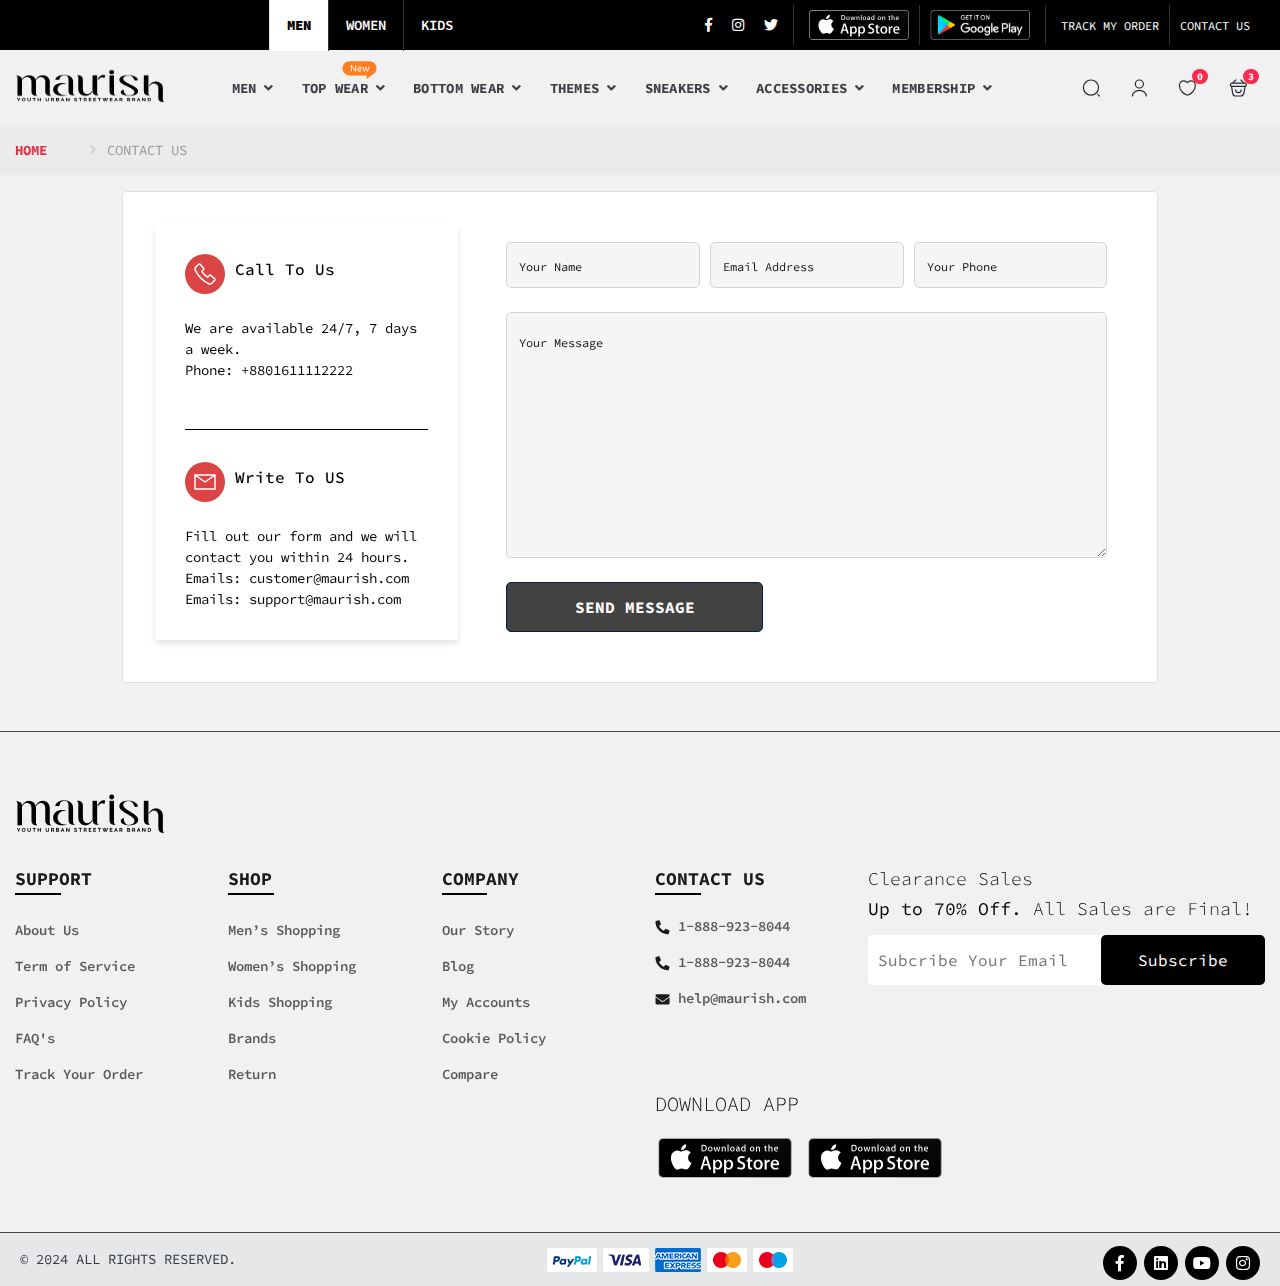
<file: contact-us.html>
<!DOCTYPE html>
<html lang="en" dir="ltr">
  <head>
    <meta charset="UTF-8" />
    <meta name="viewport" content="width=device-width,initial-scale=1" />
    <meta name="format-detection" content="telephone=no" />
    <title>Maurish Ecommerence</title>
    <link rel="icon" type="image/png" href="images/logo.jpeg" />
    <!-- fonts -->
    <link
      rel="stylesheet"
      href="https://fonts.googleapis.com/css?family=Roboto:400,400i,500,500i,700,700i"
    />
    <!-- css -->
    <link
      rel="stylesheet"
      href="vendor/bootstrap-4.2.1/css/bootstrap.min.css"
    />
    <link
      rel="stylesheet"
      href="vendor/owl-carousel-2.3.4/assets/owl.carousel.min.css"
    />
    <link rel="stylesheet" href="css/style.css" />
    <link rel="stylesheet" href="css/custom.css" />
    <!-- js -->
    <script src="vendor/jquery-3.3.1/jquery.min.js"></script>
    <script src="vendor/bootstrap-4.2.1/js/bootstrap.bundle.min.js"></script>
    <script src="vendor/owl-carousel-2.3.4/owl.carousel.min.js"></script>
    <script src="vendor/nouislider-12.1.0/nouislider.min.js"></script>
    <script src="js/number.js"></script>
    <script src="js/main.js"></script>
    <script src="vendor/svg4everybody-2.1.9/svg4everybody.min.js"></script>
    <script>
      svg4everybody();
    </script>
    <!-- font - fontawesome -->
    <link rel="stylesheet" href="vendor/fontawesome-5.6.1/css/all.min.css" />
    <!-- font - stroyka -->
    <link rel="stylesheet" href="fonts/stroyka/stroyka.css" />
    <script
      async
      src="https://www.googletagmanager.com/gtag/js?id=UA-97489509-6"
    ></script>
    <script>
      window.dataLayer = window.dataLayer || [];
      function gtag() {
        dataLayer.push(arguments);
      }
      gtag("js", new Date());
      gtag("config", "UA-97489509-6");
    </script>
  </head>

  <body>
    <!-- quickview-modal -->
    <div
      id="quickview-modal"
      class="modal fade"
      tabindex="-1"
      role="dialog"
      aria-hidden="true"
    >
      <div class="modal-dialog modal-dialog-centered modal-xl">
        <div class="modal-content"></div>
      </div>
    </div>
    <!-- quickview-modal / end -->

    <!-- mobilemenu -->
    <div class="mobilemenu">
      <div class="mobilemenu__backdrop"></div>
      <div class="mobilemenu__body">
        <div class="mobilemenu__header">
          <div class="mobilemenu__title">Menu</div>
          <button type="button" class="mobilemenu__close">
            <svg width="20px" height="20px">
              <use xlink:href="images/sprite.svg#cross-20"></use>
            </svg>
          </button>
        </div>
        <div class="mobilemenu__content">
          <ul
            class="nav nav-tabs"
            id="myTab"
            role="tablist"
            style="background: #000; padding-left: 20px"
          >
            <li class="nav-item" role="presentation">
              <button
                class="nav-link active"
                id="home-tab"
                data-toggle="tab"
                data-target="#home"
                type="button"
                role="tab"
                aria-controls="home"
                aria-selected="true"
                style="border-left: 1px solid transparent !important"
              >
                MEN
              </button>
            </li>
            <li class="nav-item" role="presentation">
              <button
                class="nav-link"
                id="profile-tab"
                data-toggle="tab"
                data-target="#profile"
                type="button"
                role="tab"
                aria-controls="profile"
                aria-selected="false"
                style="border-left: 1px solid #ddd !important"
              >
                WOMEN
              </button>
            </li>
            <li class="nav-item" role="presentation">
              <button
                class="nav-link"
                id="contact-tab"
                data-toggle="tab"
                data-target="#contact"
                type="button"
                role="tab"
                aria-controls="contact"
                aria-selected="false"
                style="border-left: 1px solid #ddd !important"
              >
                KIDS
              </button>
            </li>
          </ul>
          <div class="tab-content" id="myTabContent">
            <div
              class="tab-pane fade show active"
              id="home"
              role="tabpanel"
              aria-labelledby="home-tab"
            >
              <ul
                class="mobile-links mobile-links--level--0"
                data-collapse
                data-collapse-opened-class="mobile-links__item--open"
              >
                <li class="mobile-links__item" data-collapse-item>
                  <div class="mobile-links__item-title">
                    <a href="product-list.html" class="mobile-links__item-link"
                      >MEN</a
                    >
                    <button
                      class="mobile-links__item-toggle"
                      type="button"
                      data-collapse-trigger
                    >
                      <svg
                        class="mobile-links__item-arrow"
                        width="12px"
                        height="7px"
                      >
                        <use
                          xlink:href="images/sprite.svg#arrow-rounded-down-12x7"
                        ></use>
                      </svg>
                    </button>
                  </div>
                  <div
                    class="mobile-links__item-sub-links"
                    data-collapse-content
                  >
                    <ul class="mobile-links mobile-links--level--1">
                      <li class="mobile-links__item" data-collapse-item>
                        <div class="mobile-links__item-title">
                          <a
                            href="product-list.html"
                            class="mobile-links__item-link"
                            >Caps</a
                          >
                        </div>
                      </li>
                      <li class="mobile-links__item" data-collapse-item>
                        <div class="mobile-links__item-title">
                          <a
                            href="product-list.html"
                            class="mobile-links__item-link"
                            >Hoodies</a
                          >
                        </div>
                      </li>
                      <li class="mobile-links__item" data-collapse-item>
                        <div class="mobile-links__item-title">
                          <a
                            href="product-list.html"
                            class="mobile-links__item-link"
                            >T-shirt</a
                          >
                        </div>
                      </li>
                      <li class="mobile-links__item" data-collapse-item>
                        <div class="mobile-links__item-title">
                          <a
                            href="product-list.html"
                            class="mobile-links__item-link"
                            >Eyeware</a
                          >
                        </div>
                      </li>
                      <li class="mobile-links__item" data-collapse-item>
                        <div class="mobile-links__item-title">
                          <a
                            href="product-list.html"
                            class="mobile-links__item-link"
                            >Bottoms</a
                          >
                        </div>
                      </li>
                      <li class="mobile-links__item" data-collapse-item>
                        <div class="mobile-links__item-title">
                          <a
                            href="product-list.html"
                            class="mobile-links__item-link"
                            >Bags</a
                          >
                        </div>
                      </li>
                      <li class="mobile-links__item" data-collapse-item>
                        <div class="mobile-links__item-title">
                          <a
                            href="product-list.html"
                            class="mobile-links__item-link"
                            >Wallets</a
                          >
                        </div>
                      </li>
                      <li class="mobile-links__item" data-collapse-item>
                        <div class="mobile-links__item-title">
                          <a
                            href="product-list.html"
                            class="mobile-links__item-link"
                            >Belts</a
                          >
                        </div>
                      </li>
                      <li class="mobile-links__item" data-collapse-item>
                        <div class="mobile-links__item-title">
                          <a
                            href="product-list.html"
                            class="mobile-links__item-link"
                            >Watch</a
                          >
                        </div>
                      </li>
                    </ul>
                  </div>
                </li>

                <li class="mobile-links__item" data-collapse-item>
                  <div class="mobile-links__item-title">
                    <a href="product-list.html" class="mobile-links__item-link"
                      >TOP Wear</a
                    >
                    <button
                      class="mobile-links__item-toggle"
                      type="button"
                      data-collapse-trigger
                    >
                      <svg
                        class="mobile-links__item-arrow"
                        width="12px"
                        height="7px"
                      >
                        <use
                          xlink:href="images/sprite.svg#arrow-rounded-down-12x7"
                        ></use>
                      </svg>
                    </button>
                  </div>
                  <div
                    class="mobile-links__item-sub-links"
                    data-collapse-content
                  >
                    <ul class="mobile-links mobile-links--level--1">
                      <li class="mobile-links__item" data-collapse-item>
                        <div class="mobile-links__item-title">
                          <a
                            href="product-list.html"
                            class="mobile-links__item-link"
                            >Caps</a
                          >
                        </div>
                      </li>
                      <li class="mobile-links__item" data-collapse-item>
                        <div class="mobile-links__item-title">
                          <a
                            href="product-list.html"
                            class="mobile-links__item-link"
                            >Hoodies</a
                          >
                        </div>
                      </li>
                      <li class="mobile-links__item" data-collapse-item>
                        <div class="mobile-links__item-title">
                          <a
                            href="product-list.html"
                            class="mobile-links__item-link"
                            >T-shirt</a
                          >
                        </div>
                      </li>
                      <li class="mobile-links__item" data-collapse-item>
                        <div class="mobile-links__item-title">
                          <a
                            href="product-list.html"
                            class="mobile-links__item-link"
                            >Eyeware</a
                          >
                        </div>
                      </li>
                      <li class="mobile-links__item" data-collapse-item>
                        <div class="mobile-links__item-title">
                          <a
                            href="product-list.html"
                            class="mobile-links__item-link"
                            >Bottoms</a
                          >
                        </div>
                      </li>
                      <li class="mobile-links__item" data-collapse-item>
                        <div class="mobile-links__item-title">
                          <a
                            href="product-list.html"
                            class="mobile-links__item-link"
                            >Bags</a
                          >
                        </div>
                      </li>
                      <li class="mobile-links__item" data-collapse-item>
                        <div class="mobile-links__item-title">
                          <a
                            href="product-list.html"
                            class="mobile-links__item-link"
                            >Wallets</a
                          >
                        </div>
                      </li>
                      <li class="mobile-links__item" data-collapse-item>
                        <div class="mobile-links__item-title">
                          <a
                            href="product-list.html"
                            class="mobile-links__item-link"
                            >Belts</a
                          >
                        </div>
                      </li>
                      <li class="mobile-links__item" data-collapse-item>
                        <div class="mobile-links__item-title">
                          <a
                            href="product-list.html"
                            class="mobile-links__item-link"
                            >Watch</a
                          >
                        </div>
                      </li>
                    </ul>
                  </div>
                </li>

                <li class="mobile-links__item" data-collapse-item>
                  <div class="mobile-links__item-title">
                    <a href="product-list.html" class="mobile-links__item-link"
                      >Bottom Wear</a
                    >
                    <button
                      class="mobile-links__item-toggle"
                      type="button"
                      data-collapse-trigger
                    >
                      <svg
                        class="mobile-links__item-arrow"
                        width="12px"
                        height="7px"
                      >
                        <use
                          xlink:href="images/sprite.svg#arrow-rounded-down-12x7"
                        ></use>
                      </svg>
                    </button>
                  </div>
                  <div
                    class="mobile-links__item-sub-links"
                    data-collapse-content
                  >
                    <ul class="mobile-links mobile-links--level--1">
                      <li class="mobile-links__item" data-collapse-item>
                        <div class="mobile-links__item-title">
                          <a
                            href="product-list.html"
                            class="mobile-links__item-link"
                            >Caps</a
                          >
                        </div>
                      </li>
                      <li class="mobile-links__item" data-collapse-item>
                        <div class="mobile-links__item-title">
                          <a
                            href="product-list.html"
                            class="mobile-links__item-link"
                            >Hoodies</a
                          >
                        </div>
                      </li>
                      <li class="mobile-links__item" data-collapse-item>
                        <div class="mobile-links__item-title">
                          <a
                            href="product-list.html"
                            class="mobile-links__item-link"
                            >T-shirt</a
                          >
                        </div>
                      </li>
                      <li class="mobile-links__item" data-collapse-item>
                        <div class="mobile-links__item-title">
                          <a
                            href="product-list.html"
                            class="mobile-links__item-link"
                            >Eyeware</a
                          >
                        </div>
                      </li>
                      <li class="mobile-links__item" data-collapse-item>
                        <div class="mobile-links__item-title">
                          <a
                            href="product-list.html"
                            class="mobile-links__item-link"
                            >Bottoms</a
                          >
                        </div>
                      </li>
                      <li class="mobile-links__item" data-collapse-item>
                        <div class="mobile-links__item-title">
                          <a
                            href="product-list.html"
                            class="mobile-links__item-link"
                            >Bags</a
                          >
                        </div>
                      </li>
                      <li class="mobile-links__item" data-collapse-item>
                        <div class="mobile-links__item-title">
                          <a
                            href="product-list.html"
                            class="mobile-links__item-link"
                            >Wallets</a
                          >
                        </div>
                      </li>
                      <li class="mobile-links__item" data-collapse-item>
                        <div class="mobile-links__item-title">
                          <a
                            href="product-list.html"
                            class="mobile-links__item-link"
                            >Belts</a
                          >
                        </div>
                      </li>
                      <li class="mobile-links__item" data-collapse-item>
                        <div class="mobile-links__item-title">
                          <a
                            href="product-list.html"
                            class="mobile-links__item-link"
                            >Watch</a
                          >
                        </div>
                      </li>
                    </ul>
                  </div>
                </li>

                <li class="mobile-links__item" data-collapse-item>
                  <div class="mobile-links__item-title">
                    <a href="product-list.html" class="mobile-links__item-link">
                      themes
                    </a>
                    <button
                      class="mobile-links__item-toggle"
                      type="button"
                      data-collapse-trigger
                    >
                      <svg
                        class="mobile-links__item-arrow"
                        width="12px"
                        height="7px"
                      >
                        <use
                          xlink:href="images/sprite.svg#arrow-rounded-down-12x7"
                        ></use>
                      </svg>
                    </button>
                  </div>
                  <div
                    class="mobile-links__item-sub-links"
                    data-collapse-content
                  >
                    <ul class="mobile-links mobile-links--level--1">
                      <li class="mobile-links__item" data-collapse-item>
                        <div class="mobile-links__item-title">
                          <a
                            href="product-list.html"
                            class="mobile-links__item-link"
                            >Caps</a
                          >
                        </div>
                      </li>
                      <li class="mobile-links__item" data-collapse-item>
                        <div class="mobile-links__item-title">
                          <a
                            href="product-list.html"
                            class="mobile-links__item-link"
                            >Hoodies</a
                          >
                        </div>
                      </li>
                      <li class="mobile-links__item" data-collapse-item>
                        <div class="mobile-links__item-title">
                          <a
                            href="product-list.html"
                            class="mobile-links__item-link"
                            >T-shirt</a
                          >
                        </div>
                      </li>
                      <li class="mobile-links__item" data-collapse-item>
                        <div class="mobile-links__item-title">
                          <a
                            href="product-list.html"
                            class="mobile-links__item-link"
                            >Eyeware</a
                          >
                        </div>
                      </li>
                      <li class="mobile-links__item" data-collapse-item>
                        <div class="mobile-links__item-title">
                          <a
                            href="product-list.html"
                            class="mobile-links__item-link"
                            >Bottoms</a
                          >
                        </div>
                      </li>
                      <li class="mobile-links__item" data-collapse-item>
                        <div class="mobile-links__item-title">
                          <a
                            href="product-list.html"
                            class="mobile-links__item-link"
                            >Bags</a
                          >
                        </div>
                      </li>
                      <li class="mobile-links__item" data-collapse-item>
                        <div class="mobile-links__item-title">
                          <a
                            href="product-list.html"
                            class="mobile-links__item-link"
                            >Wallets</a
                          >
                        </div>
                      </li>
                      <li class="mobile-links__item" data-collapse-item>
                        <div class="mobile-links__item-title">
                          <a
                            href="product-list.html"
                            class="mobile-links__item-link"
                            >Belts</a
                          >
                        </div>
                      </li>
                      <li class="mobile-links__item" data-collapse-item>
                        <div class="mobile-links__item-title">
                          <a
                            href="product-list.html"
                            class="mobile-links__item-link"
                            >Watch</a
                          >
                        </div>
                      </li>
                    </ul>
                  </div>
                </li>

                <li class="mobile-links__item" data-collapse-item>
                  <div class="mobile-links__item-title">
                    <a href="product-list.html" class="mobile-links__item-link">
                      sneakers
                    </a>
                    <button
                      class="mobile-links__item-toggle"
                      type="button"
                      data-collapse-trigger
                    >
                      <svg
                        class="mobile-links__item-arrow"
                        width="12px"
                        height="7px"
                      >
                        <use
                          xlink:href="images/sprite.svg#arrow-rounded-down-12x7"
                        ></use>
                      </svg>
                    </button>
                  </div>
                  <div
                    class="mobile-links__item-sub-links"
                    data-collapse-content
                  >
                    <ul class="mobile-links mobile-links--level--1">
                      <li class="mobile-links__item" data-collapse-item>
                        <div class="mobile-links__item-title">
                          <a
                            href="product-list.html"
                            class="mobile-links__item-link"
                            >Caps</a
                          >
                        </div>
                      </li>
                      <li class="mobile-links__item" data-collapse-item>
                        <div class="mobile-links__item-title">
                          <a
                            href="product-list.html"
                            class="mobile-links__item-link"
                            >Hoodies</a
                          >
                        </div>
                      </li>
                      <li class="mobile-links__item" data-collapse-item>
                        <div class="mobile-links__item-title">
                          <a
                            href="product-list.html"
                            class="mobile-links__item-link"
                            >T-shirt</a
                          >
                        </div>
                      </li>
                      <li class="mobile-links__item" data-collapse-item>
                        <div class="mobile-links__item-title">
                          <a
                            href="product-list.html"
                            class="mobile-links__item-link"
                            >Eyeware</a
                          >
                        </div>
                      </li>
                      <li class="mobile-links__item" data-collapse-item>
                        <div class="mobile-links__item-title">
                          <a
                            href="product-list.html"
                            class="mobile-links__item-link"
                            >Bottoms</a
                          >
                        </div>
                      </li>
                      <li class="mobile-links__item" data-collapse-item>
                        <div class="mobile-links__item-title">
                          <a
                            href="product-list.html"
                            class="mobile-links__item-link"
                            >Bags</a
                          >
                        </div>
                      </li>
                      <li class="mobile-links__item" data-collapse-item>
                        <div class="mobile-links__item-title">
                          <a
                            href="product-list.html"
                            class="mobile-links__item-link"
                            >Wallets</a
                          >
                        </div>
                      </li>
                      <li class="mobile-links__item" data-collapse-item>
                        <div class="mobile-links__item-title">
                          <a
                            href="product-list.html"
                            class="mobile-links__item-link"
                            >Belts</a
                          >
                        </div>
                      </li>
                      <li class="mobile-links__item" data-collapse-item>
                        <div class="mobile-links__item-title">
                          <a
                            href="product-list.html"
                            class="mobile-links__item-link"
                            >Watch</a
                          >
                        </div>
                      </li>
                    </ul>
                  </div>
                </li>

                <li class="mobile-links__item" data-collapse-item>
                  <div class="mobile-links__item-title">
                    <a href="product-list.html" class="mobile-links__item-link">
                      mrish x google
                    </a>
                    <button
                      class="mobile-links__item-toggle"
                      type="button"
                      data-collapse-trigger
                    >
                      <svg
                        class="mobile-links__item-arrow"
                        width="12px"
                        height="7px"
                      >
                        <use
                          xlink:href="images/sprite.svg#arrow-rounded-down-12x7"
                        ></use>
                      </svg>
                    </button>
                  </div>
                  <div
                    class="mobile-links__item-sub-links"
                    data-collapse-content
                  >
                    <ul class="mobile-links mobile-links--level--1">
                      <li class="mobile-links__item" data-collapse-item>
                        <div class="mobile-links__item-title">
                          <a
                            href="product-list.html"
                            class="mobile-links__item-link"
                            >Caps</a
                          >
                        </div>
                      </li>
                      <li class="mobile-links__item" data-collapse-item>
                        <div class="mobile-links__item-title">
                          <a
                            href="product-list.html"
                            class="mobile-links__item-link"
                            >Hoodies</a
                          >
                        </div>
                      </li>
                      <li class="mobile-links__item" data-collapse-item>
                        <div class="mobile-links__item-title">
                          <a
                            href="product-list.html"
                            class="mobile-links__item-link"
                            >T-shirt</a
                          >
                        </div>
                      </li>
                      <li class="mobile-links__item" data-collapse-item>
                        <div class="mobile-links__item-title">
                          <a
                            href="product-list.html"
                            class="mobile-links__item-link"
                            >Eyeware</a
                          >
                        </div>
                      </li>
                      <li class="mobile-links__item" data-collapse-item>
                        <div class="mobile-links__item-title">
                          <a
                            href="product-list.html"
                            class="mobile-links__item-link"
                            >Bottoms</a
                          >
                        </div>
                      </li>
                      <li class="mobile-links__item" data-collapse-item>
                        <div class="mobile-links__item-title">
                          <a
                            href="product-list.html"
                            class="mobile-links__item-link"
                            >Bags</a
                          >
                        </div>
                      </li>
                      <li class="mobile-links__item" data-collapse-item>
                        <div class="mobile-links__item-title">
                          <a
                            href="product-list.html"
                            class="mobile-links__item-link"
                            >Wallets</a
                          >
                        </div>
                      </li>
                      <li class="mobile-links__item" data-collapse-item>
                        <div class="mobile-links__item-title">
                          <a
                            href="product-list.html"
                            class="mobile-links__item-link"
                            >Belts</a
                          >
                        </div>
                      </li>
                      <li class="mobile-links__item" data-collapse-item>
                        <div class="mobile-links__item-title">
                          <a
                            href="product-list.html"
                            class="mobile-links__item-link"
                            >Watch</a
                          >
                        </div>
                      </li>
                    </ul>
                  </div>
                </li>
              </ul>
            </div>
            <div
              class="tab-pane fade"
              id="profile"
              role="tabpanel"
              aria-labelledby="profile-tab"
            >
              <ul
                class="mobile-links mobile-links--level--0"
                data-collapse
                data-collapse-opened-class="mobile-links__item--open"
              >
                <li class="mobile-links__item" data-collapse-item>
                  <div class="mobile-links__item-title">
                    <a href="product-list.html" class="mobile-links__item-link"
                      >WOMEN</a
                    >
                    <button
                      class="mobile-links__item-toggle"
                      type="button"
                      data-collapse-trigger
                    >
                      <svg
                        class="mobile-links__item-arrow"
                        width="12px"
                        height="7px"
                      >
                        <use
                          xlink:href="images/sprite.svg#arrow-rounded-down-12x7"
                        ></use>
                      </svg>
                    </button>
                  </div>
                  <div
                    class="mobile-links__item-sub-links"
                    data-collapse-content
                  >
                    <ul class="mobile-links mobile-links--level--1">
                      <li class="mobile-links__item" data-collapse-item>
                        <div class="mobile-links__item-title">
                          <a
                            href="product-list.html"
                            class="mobile-links__item-link"
                            >Caps</a
                          >
                        </div>
                      </li>
                      <li class="mobile-links__item" data-collapse-item>
                        <div class="mobile-links__item-title">
                          <a
                            href="product-list.html"
                            class="mobile-links__item-link"
                            >Hoodies</a
                          >
                        </div>
                      </li>
                      <li class="mobile-links__item" data-collapse-item>
                        <div class="mobile-links__item-title">
                          <a
                            href="product-list.html"
                            class="mobile-links__item-link"
                            >T-shirt</a
                          >
                        </div>
                      </li>
                      <li class="mobile-links__item" data-collapse-item>
                        <div class="mobile-links__item-title">
                          <a
                            href="product-list.html"
                            class="mobile-links__item-link"
                            >Eyeware</a
                          >
                        </div>
                      </li>
                      <li class="mobile-links__item" data-collapse-item>
                        <div class="mobile-links__item-title">
                          <a
                            href="product-list.html"
                            class="mobile-links__item-link"
                            >Bottoms</a
                          >
                        </div>
                      </li>
                      <li class="mobile-links__item" data-collapse-item>
                        <div class="mobile-links__item-title">
                          <a
                            href="product-list.html"
                            class="mobile-links__item-link"
                            >Bags</a
                          >
                        </div>
                      </li>
                      <li class="mobile-links__item" data-collapse-item>
                        <div class="mobile-links__item-title">
                          <a
                            href="product-list.html"
                            class="mobile-links__item-link"
                            >Wallets</a
                          >
                        </div>
                      </li>
                      <li class="mobile-links__item" data-collapse-item>
                        <div class="mobile-links__item-title">
                          <a
                            href="product-list.html"
                            class="mobile-links__item-link"
                            >Belts</a
                          >
                        </div>
                      </li>
                      <li class="mobile-links__item" data-collapse-item>
                        <div class="mobile-links__item-title">
                          <a
                            href="product-list.html"
                            class="mobile-links__item-link"
                            >Watch</a
                          >
                        </div>
                      </li>
                    </ul>
                  </div>
                </li>

                <li class="mobile-links__item" data-collapse-item>
                  <div class="mobile-links__item-title">
                    <a href="product-list.html" class="mobile-links__item-link"
                      >Top wear</a
                    >
                    <button
                      class="mobile-links__item-toggle"
                      type="button"
                      data-collapse-trigger
                    >
                      <svg
                        class="mobile-links__item-arrow"
                        width="12px"
                        height="7px"
                      >
                        <use
                          xlink:href="images/sprite.svg#arrow-rounded-down-12x7"
                        ></use>
                      </svg>
                    </button>
                  </div>
                  <div
                    class="mobile-links__item-sub-links"
                    data-collapse-content
                  >
                    <ul class="mobile-links mobile-links--level--1">
                      <li class="mobile-links__item" data-collapse-item>
                        <div class="mobile-links__item-title">
                          <a
                            href="product-list.html"
                            class="mobile-links__item-link"
                            >Caps</a
                          >
                        </div>
                      </li>
                      <li class="mobile-links__item" data-collapse-item>
                        <div class="mobile-links__item-title">
                          <a
                            href="product-list.html"
                            class="mobile-links__item-link"
                            >Hoodies</a
                          >
                        </div>
                      </li>
                      <li class="mobile-links__item" data-collapse-item>
                        <div class="mobile-links__item-title">
                          <a
                            href="product-list.html"
                            class="mobile-links__item-link"
                            >T-shirt</a
                          >
                        </div>
                      </li>
                      <li class="mobile-links__item" data-collapse-item>
                        <div class="mobile-links__item-title">
                          <a
                            href="product-list.html"
                            class="mobile-links__item-link"
                            >Eyeware</a
                          >
                        </div>
                      </li>
                      <li class="mobile-links__item" data-collapse-item>
                        <div class="mobile-links__item-title">
                          <a
                            href="product-list.html"
                            class="mobile-links__item-link"
                            >Bottoms</a
                          >
                        </div>
                      </li>
                      <li class="mobile-links__item" data-collapse-item>
                        <div class="mobile-links__item-title">
                          <a
                            href="product-list.html"
                            class="mobile-links__item-link"
                            >Bags</a
                          >
                        </div>
                      </li>
                      <li class="mobile-links__item" data-collapse-item>
                        <div class="mobile-links__item-title">
                          <a
                            href="product-list.html"
                            class="mobile-links__item-link"
                            >Wallets</a
                          >
                        </div>
                      </li>
                      <li class="mobile-links__item" data-collapse-item>
                        <div class="mobile-links__item-title">
                          <a
                            href="product-list.html"
                            class="mobile-links__item-link"
                            >Belts</a
                          >
                        </div>
                      </li>
                      <li class="mobile-links__item" data-collapse-item>
                        <div class="mobile-links__item-title">
                          <a
                            href="product-list.html"
                            class="mobile-links__item-link"
                            >Watch</a
                          >
                        </div>
                      </li>
                    </ul>
                  </div>
                </li>

                <li class="mobile-links__item" data-collapse-item>
                  <div class="mobile-links__item-title">
                    <a href="product-list.html" class="mobile-links__item-link"
                      >Bottom Wear</a
                    >
                    <button
                      class="mobile-links__item-toggle"
                      type="button"
                      data-collapse-trigger
                    >
                      <svg
                        class="mobile-links__item-arrow"
                        width="12px"
                        height="7px"
                      >
                        <use
                          xlink:href="images/sprite.svg#arrow-rounded-down-12x7"
                        ></use>
                      </svg>
                    </button>
                  </div>
                  <div
                    class="mobile-links__item-sub-links"
                    data-collapse-content
                  >
                    <ul class="mobile-links mobile-links--level--1">
                      <li class="mobile-links__item" data-collapse-item>
                        <div class="mobile-links__item-title">
                          <a
                            href="product-list.html"
                            class="mobile-links__item-link"
                            >Caps</a
                          >
                        </div>
                      </li>
                      <li class="mobile-links__item" data-collapse-item>
                        <div class="mobile-links__item-title">
                          <a
                            href="product-list.html"
                            class="mobile-links__item-link"
                            >Hoodies</a
                          >
                        </div>
                      </li>
                      <li class="mobile-links__item" data-collapse-item>
                        <div class="mobile-links__item-title">
                          <a
                            href="product-list.html"
                            class="mobile-links__item-link"
                            >T-shirt</a
                          >
                        </div>
                      </li>
                      <li class="mobile-links__item" data-collapse-item>
                        <div class="mobile-links__item-title">
                          <a
                            href="product-list.html"
                            class="mobile-links__item-link"
                            >Eyeware</a
                          >
                        </div>
                      </li>
                      <li class="mobile-links__item" data-collapse-item>
                        <div class="mobile-links__item-title">
                          <a
                            href="product-list.html"
                            class="mobile-links__item-link"
                            >Bottoms</a
                          >
                        </div>
                      </li>
                      <li class="mobile-links__item" data-collapse-item>
                        <div class="mobile-links__item-title">
                          <a
                            href="product-list.html"
                            class="mobile-links__item-link"
                            >Bags</a
                          >
                        </div>
                      </li>
                      <li class="mobile-links__item" data-collapse-item>
                        <div class="mobile-links__item-title">
                          <a
                            href="product-list.html"
                            class="mobile-links__item-link"
                            >Wallets</a
                          >
                        </div>
                      </li>
                      <li class="mobile-links__item" data-collapse-item>
                        <div class="mobile-links__item-title">
                          <a
                            href="product-list.html"
                            class="mobile-links__item-link"
                            >Belts</a
                          >
                        </div>
                      </li>
                      <li class="mobile-links__item" data-collapse-item>
                        <div class="mobile-links__item-title">
                          <a
                            href="product-list.html"
                            class="mobile-links__item-link"
                            >Watch</a
                          >
                        </div>
                      </li>
                    </ul>
                  </div>
                </li>

                <li class="mobile-links__item" data-collapse-item>
                  <div class="mobile-links__item-title">
                    <a href="product-list.html" class="mobile-links__item-link"
                      >Sunglasses</a
                    >
                    <button
                      class="mobile-links__item-toggle"
                      type="button"
                      data-collapse-trigger
                    >
                      <svg
                        class="mobile-links__item-arrow"
                        width="12px"
                        height="7px"
                      >
                        <use
                          xlink:href="images/sprite.svg#arrow-rounded-down-12x7"
                        ></use>
                      </svg>
                    </button>
                  </div>
                  <div
                    class="mobile-links__item-sub-links"
                    data-collapse-content
                  >
                    <ul class="mobile-links mobile-links--level--1">
                      <li class="mobile-links__item" data-collapse-item>
                        <div class="mobile-links__item-title">
                          <a
                            href="product-list.html"
                            class="mobile-links__item-link"
                            >Caps</a
                          >
                        </div>
                      </li>
                      <li class="mobile-links__item" data-collapse-item>
                        <div class="mobile-links__item-title">
                          <a
                            href="product-list.html"
                            class="mobile-links__item-link"
                            >Hoodies</a
                          >
                        </div>
                      </li>
                      <li class="mobile-links__item" data-collapse-item>
                        <div class="mobile-links__item-title">
                          <a
                            href="product-list.html"
                            class="mobile-links__item-link"
                            >T-shirt</a
                          >
                        </div>
                      </li>
                      <li class="mobile-links__item" data-collapse-item>
                        <div class="mobile-links__item-title">
                          <a
                            href="product-list.html"
                            class="mobile-links__item-link"
                            >Eyeware</a
                          >
                        </div>
                      </li>
                      <li class="mobile-links__item" data-collapse-item>
                        <div class="mobile-links__item-title">
                          <a
                            href="product-list.html"
                            class="mobile-links__item-link"
                            >Bottoms</a
                          >
                        </div>
                      </li>
                      <li class="mobile-links__item" data-collapse-item>
                        <div class="mobile-links__item-title">
                          <a
                            href="product-list.html"
                            class="mobile-links__item-link"
                            >Bags</a
                          >
                        </div>
                      </li>
                      <li class="mobile-links__item" data-collapse-item>
                        <div class="mobile-links__item-title">
                          <a
                            href="product-list.html"
                            class="mobile-links__item-link"
                            >Wallets</a
                          >
                        </div>
                      </li>
                      <li class="mobile-links__item" data-collapse-item>
                        <div class="mobile-links__item-title">
                          <a
                            href="product-list.html"
                            class="mobile-links__item-link"
                            >Belts</a
                          >
                        </div>
                      </li>
                      <li class="mobile-links__item" data-collapse-item>
                        <div class="mobile-links__item-title">
                          <a
                            href="product-list.html"
                            class="mobile-links__item-link"
                            >Watch</a
                          >
                        </div>
                      </li>
                    </ul>
                  </div>
                </li>
              </ul>
            </div>
            <div
              class="tab-pane fade"
              id="contact"
              role="tabpanel"
              aria-labelledby="contact-tab"
            >
              <ul
                class="mobile-links mobile-links--level--0"
                data-collapse
                data-collapse-opened-class="mobile-links__item--open"
              >
                <li class="mobile-links__item" data-collapse-item>
                  <div class="mobile-links__item-title">
                    <a href="product-list.html" class="mobile-links__item-link"
                      >Kids</a
                    >
                    <button
                      class="mobile-links__item-toggle"
                      type="button"
                      data-collapse-trigger
                    >
                      <svg
                        class="mobile-links__item-arrow"
                        width="12px"
                        height="7px"
                      >
                        <use
                          xlink:href="images/sprite.svg#arrow-rounded-down-12x7"
                        ></use>
                      </svg>
                    </button>
                  </div>
                  <div
                    class="mobile-links__item-sub-links"
                    data-collapse-content
                  >
                    <ul class="mobile-links mobile-links--level--1">
                      <li class="mobile-links__item" data-collapse-item>
                        <div class="mobile-links__item-title">
                          <a
                            href="product-list.html"
                            class="mobile-links__item-link"
                            >Caps</a
                          >
                        </div>
                      </li>
                      <li class="mobile-links__item" data-collapse-item>
                        <div class="mobile-links__item-title">
                          <a
                            href="product-list.html"
                            class="mobile-links__item-link"
                            >Hoodies</a
                          >
                        </div>
                      </li>
                      <li class="mobile-links__item" data-collapse-item>
                        <div class="mobile-links__item-title">
                          <a
                            href="product-list.html"
                            class="mobile-links__item-link"
                            >T-shirt</a
                          >
                        </div>
                      </li>
                      <li class="mobile-links__item" data-collapse-item>
                        <div class="mobile-links__item-title">
                          <a
                            href="product-list.html"
                            class="mobile-links__item-link"
                            >Eyeware</a
                          >
                        </div>
                      </li>
                      <li class="mobile-links__item" data-collapse-item>
                        <div class="mobile-links__item-title">
                          <a
                            href="product-list.html"
                            class="mobile-links__item-link"
                            >Bottoms</a
                          >
                        </div>
                      </li>
                      <li class="mobile-links__item" data-collapse-item>
                        <div class="mobile-links__item-title">
                          <a
                            href="product-list.html"
                            class="mobile-links__item-link"
                            >Bags</a
                          >
                        </div>
                      </li>
                      <li class="mobile-links__item" data-collapse-item>
                        <div class="mobile-links__item-title">
                          <a
                            href="product-list.html"
                            class="mobile-links__item-link"
                            >Wallets</a
                          >
                        </div>
                      </li>
                      <li class="mobile-links__item" data-collapse-item>
                        <div class="mobile-links__item-title">
                          <a
                            href="product-list.html"
                            class="mobile-links__item-link"
                            >Belts</a
                          >
                        </div>
                      </li>
                      <li class="mobile-links__item" data-collapse-item>
                        <div class="mobile-links__item-title">
                          <a
                            href="product-list.html"
                            class="mobile-links__item-link"
                            >Watch</a
                          >
                        </div>
                      </li>
                    </ul>
                  </div>
                </li>

                <li class="mobile-links__item" data-collapse-item>
                  <div class="mobile-links__item-title">
                    <a href="product-list.html" class="mobile-links__item-link"
                      >Top Wear</a
                    >
                    <button
                      class="mobile-links__item-toggle"
                      type="button"
                      data-collapse-trigger
                    >
                      <svg
                        class="mobile-links__item-arrow"
                        width="12px"
                        height="7px"
                      >
                        <use
                          xlink:href="images/sprite.svg#arrow-rounded-down-12x7"
                        ></use>
                      </svg>
                    </button>
                  </div>
                  <div
                    class="mobile-links__item-sub-links"
                    data-collapse-content
                  >
                    <ul class="mobile-links mobile-links--level--1">
                      <li class="mobile-links__item" data-collapse-item>
                        <div class="mobile-links__item-title">
                          <a
                            href="product-list.html"
                            class="mobile-links__item-link"
                            >Caps</a
                          >
                        </div>
                      </li>
                      <li class="mobile-links__item" data-collapse-item>
                        <div class="mobile-links__item-title">
                          <a
                            href="product-list.html"
                            class="mobile-links__item-link"
                            >Hoodies</a
                          >
                        </div>
                      </li>
                      <li class="mobile-links__item" data-collapse-item>
                        <div class="mobile-links__item-title">
                          <a
                            href="product-list.html"
                            class="mobile-links__item-link"
                            >T-shirt</a
                          >
                        </div>
                      </li>
                      <li class="mobile-links__item" data-collapse-item>
                        <div class="mobile-links__item-title">
                          <a
                            href="product-list.html"
                            class="mobile-links__item-link"
                            >Eyeware</a
                          >
                        </div>
                      </li>
                      <li class="mobile-links__item" data-collapse-item>
                        <div class="mobile-links__item-title">
                          <a
                            href="product-list.html"
                            class="mobile-links__item-link"
                            >Bottoms</a
                          >
                        </div>
                      </li>
                      <li class="mobile-links__item" data-collapse-item>
                        <div class="mobile-links__item-title">
                          <a
                            href="product-list.html"
                            class="mobile-links__item-link"
                            >Bags</a
                          >
                        </div>
                      </li>
                      <li class="mobile-links__item" data-collapse-item>
                        <div class="mobile-links__item-title">
                          <a
                            href="product-list.html"
                            class="mobile-links__item-link"
                            >Wallets</a
                          >
                        </div>
                      </li>
                      <li class="mobile-links__item" data-collapse-item>
                        <div class="mobile-links__item-title">
                          <a
                            href="product-list.html"
                            class="mobile-links__item-link"
                            >Belts</a
                          >
                        </div>
                      </li>
                      <li class="mobile-links__item" data-collapse-item>
                        <div class="mobile-links__item-title">
                          <a
                            href="product-list.html"
                            class="mobile-links__item-link"
                            >Watch</a
                          >
                        </div>
                      </li>
                    </ul>
                  </div>
                </li>

                <li class="mobile-links__item" data-collapse-item>
                  <div class="mobile-links__item-title">
                    <a href="product-list.html" class="mobile-links__item-link"
                      >Bottom Wear</a
                    >
                    <button
                      class="mobile-links__item-toggle"
                      type="button"
                      data-collapse-trigger
                    >
                      <svg
                        class="mobile-links__item-arrow"
                        width="12px"
                        height="7px"
                      >
                        <use
                          xlink:href="images/sprite.svg#arrow-rounded-down-12x7"
                        ></use>
                      </svg>
                    </button>
                  </div>
                  <div
                    class="mobile-links__item-sub-links"
                    data-collapse-content
                  >
                    <ul class="mobile-links mobile-links--level--1">
                      <li class="mobile-links__item" data-collapse-item>
                        <div class="mobile-links__item-title">
                          <a
                            href="product-list.html"
                            class="mobile-links__item-link"
                            >Caps</a
                          >
                        </div>
                      </li>
                      <li class="mobile-links__item" data-collapse-item>
                        <div class="mobile-links__item-title">
                          <a
                            href="product-list.html"
                            class="mobile-links__item-link"
                            >Hoodies</a
                          >
                        </div>
                      </li>
                      <li class="mobile-links__item" data-collapse-item>
                        <div class="mobile-links__item-title">
                          <a
                            href="product-list.html"
                            class="mobile-links__item-link"
                            >T-shirt</a
                          >
                        </div>
                      </li>
                      <li class="mobile-links__item" data-collapse-item>
                        <div class="mobile-links__item-title">
                          <a
                            href="product-list.html"
                            class="mobile-links__item-link"
                            >Eyeware</a
                          >
                        </div>
                      </li>
                      <li class="mobile-links__item" data-collapse-item>
                        <div class="mobile-links__item-title">
                          <a
                            href="product-list.html"
                            class="mobile-links__item-link"
                            >Bottoms</a
                          >
                        </div>
                      </li>
                      <li class="mobile-links__item" data-collapse-item>
                        <div class="mobile-links__item-title">
                          <a
                            href="product-list.html"
                            class="mobile-links__item-link"
                            >Bags</a
                          >
                        </div>
                      </li>
                      <li class="mobile-links__item" data-collapse-item>
                        <div class="mobile-links__item-title">
                          <a
                            href="product-list.html"
                            class="mobile-links__item-link"
                            >Wallets</a
                          >
                        </div>
                      </li>
                      <li class="mobile-links__item" data-collapse-item>
                        <div class="mobile-links__item-title">
                          <a
                            href="product-list.html"
                            class="mobile-links__item-link"
                            >Belts</a
                          >
                        </div>
                      </li>
                      <li class="mobile-links__item" data-collapse-item>
                        <div class="mobile-links__item-title">
                          <a
                            href="product-list.html"
                            class="mobile-links__item-link"
                            >Watch</a
                          >
                        </div>
                      </li>
                    </ul>
                  </div>
                </li>
              </ul>
            </div>
          </div>
          <ul
            class="mobile-links mobile-links--level--0"
            data-collapse
            data-collapse-opened-class="mobile-links__item--open"
          >
            <li class="mobile-links__item" data-collapse-item>
              <div class="mobile-links__item-title">
                <a href="my-account.html" class="mobile-links__item-link"
                  >MY ACCOUNT</a
                >
                <button
                  class="mobile-links__item-toggle"
                  type="button"
                  data-collapse-trigger
                >
                  <svg
                    class="mobile-links__item-arrow"
                    width="12px"
                    height="7px"
                  >
                    <use
                      xlink:href="images/sprite.svg#arrow-rounded-down-12x7"
                    ></use>
                  </svg>
                </button>
              </div>
              <div class="mobile-links__item-sub-links" data-collapse-content>
                <ul class="mobile-links mobile-links--level--1">
                  <li class="mobile-links__item" data-collapse-item>
                    <div class="mobile-links__item-title">
                      <a href="login.html" class="mobile-links__item-link"
                        >Login</a
                      >
                      <button
                        class="mobile-links__item-toggle"
                        type="button"
                        data-collapse-trigger
                      >
                        <svg
                          class="mobile-links__item-arrow"
                          width="12px"
                          height="7px"
                        >
                          <use
                            xlink:href="images/sprite.svg#arrow-rounded-down-12x7"
                          ></use>
                        </svg>
                      </button>
                    </div>
                    <div
                      class="mobile-links__item-sub-links"
                      data-collapse-content
                    >
                      <ul class="mobile-links mobile-links--level--2">
                        <li class="mobile-links__item" data-collapse-item>
                          <div class="mobile-links__item-title">
                            <a
                              href="my-profile.html"
                              class="mobile-links__item-link"
                              >My Profile</a
                            >
                          </div>
                        </li>
                      </ul>
                    </div>
                  </li>

                  <li class="mobile-links__item" data-collapse-item>
                    <div class="mobile-links__item-title">
                      <a href="cart.html" class="mobile-links__item-link"
                        >Cart</a
                      >
                    </div>
                  </li>
                  <li class="mobile-links__item" data-collapse-item>
                    <div class="mobile-links__item-title">
                      <a href="checkout.html" class="mobile-links__item-link"
                        >Checkout</a
                      >
                    </div>
                  </li>
                  <li class="mobile-links__item" data-collapse-item>
                    <div class="mobile-links__item-title">
                      <a href="wishlist.html" class="mobile-links__item-link"
                        >Wishlist</a
                      >
                    </div>
                  </li>
                  <li class="mobile-links__item" data-collapse-item>
                    <div class="mobile-links__item-title">
                      <a href="compare.html" class="mobile-links__item-link"
                        >Compare</a
                      >
                    </div>
                  </li>
                  <li class="mobile-links__item" data-collapse-item>
                    <div class="mobile-links__item-title">
                      <a href="account.html" class="mobile-links__item-link"
                        >My Account</a
                      >
                    </div>
                  </li>
                  <li class="mobile-links__item" data-collapse-item>
                    <div class="mobile-links__item-title">
                      <a href="track-order.html" class="mobile-links__item-link"
                        >Track Order</a
                      >
                    </div>
                  </li>
                </ul>
              </div>
            </li>
          </ul>
        </div>
      </div>
    </div>
    <!-- mobilemenu / end -->

    <!-- site -->
    <div class="site">
      <!-- mobile site__header -->
      <header class="site__header d-lg-none">
        <div class="mobile-header mobile-header--sticky mobile-header--stuck">
          <div class="mobile-header__panel">
            <div class="container">
              <div class="mobile-header__body">
                <button class="mobile-header__menu-button">
                  <svg width="18px" height="14px">
                    <use xlink:href="images/sprite.svg#menu-18x14"></use>
                  </svg>
                </button>
                <a class="mobile-header__logo" href="index.html">
                  <img
                    src="images/logo.png"
                    alt="logo"
                    style="width: 80px; height: 40px"
                  />
                </a>
                <div class="mobile-header__search">
                  <form class="mobile-header__search-form" action="#">
                    <input
                      class="mobile-header__search-input"
                      name="search"
                      placeholder="Search over 10,000 products"
                      aria-label="Site search"
                      type="text"
                      autocomplete="off"
                    />
                    <button
                      class="mobile-header__search-button mobile-header__search-button--submit"
                      type="submit"
                    >
                      <svg width="20px" height="20px">
                        <use xlink:href="images/sprite.svg#search-20"></use>
                      </svg>
                    </button>
                    <button
                      class="mobile-header__search-button mobile-header__search-button--close"
                      type="button"
                    >
                      <svg width="20px" height="20px">
                        <use xlink:href="images/sprite.svg#cross-20"></use>
                      </svg>
                    </button>
                    <div class="mobile-header__search-body"></div>
                  </form>
                </div>
                <div class="mobile-header__indicators">
                  <div
                    class="indicator indicator--mobile-search indicator--mobile d-sm-none"
                  >
                    <button class="indicator__button">
                      <span class="indicator__area">
                        <img
                          src="images/icons/mobile-search.svg"
                          alt="img"
                          style="width: 35px; height: 35px"
                      /></span>
                    </button>
                  </div>
                  <div class="indicator indicator--mobile">
                    <a
                      href="cart.html"
                      class="indicator__button"
                      style="margin: 10px"
                    >
                      <img
                        src="images/icons/5.svg"
                        alt="bag"
                        style="width: 35px; height: 35px"
                      />
                      <span class="indicator__value">3</span>
                    </a>
                  </div>

                  <div class="indicator indicator--mobile d-none">
                    <a href="profile.html" class="indicator__button"
                      ><span class="indicator__area">
                        <img
                          src="images/icons/6.svg"
                          alt="bag"
                          style="width: 25px; height: 25px"
                        />
                      </span>
                    </a>
                  </div>
                </div>
              </div>
            </div>
          </div>
        </div>
      </header>

      <!-- mobile site__header / end -->

      <!-- desktop site__header -->
      <header class="site__header d-lg-block d-none">
        <div class="site-header">
          <!-- .topbar -->
          <div class="site-header__topbar topbar">
            <div class="topbar__container">
              <div class="topbar__row">
                <div class="topbar__spring"></div>
                <div
                  class="topbar__item topbar__item--link"
                  style="display: flex; justify-content: center"
                >
                  <ul
                    class="nav nav-tabs"
                    id="myTab"
                    role="tablist"
                    style="border-bottom: none !important"
                  >
                    <li class="nav-item" role="presentation">
                      <button
                        class="nav-link active"
                        id="MEN-tab"
                        data-toggle="tab"
                        data-target="#MEN"
                        type="button"
                        role="tab"
                        aria-controls="MEN"
                        aria-selected="true"
                      >
                        MEN
                      </button>
                    </li>
                    <li class="nav-item" role="presentation">
                      <button
                        class="nav-link"
                        id="WOMEN-tab"
                        data-toggle="tab"
                        data-target="#WOMEN"
                        type="button"
                        role="tab"
                        aria-controls="WOMEN"
                        aria-selected="false"
                      >
                        WOMEN
                      </button>
                    </li>
                    <li class="nav-item" role="presentation">
                      <button
                        class="nav-link"
                        id="KIDS-tab"
                        data-toggle="tab"
                        data-target="#KIDS"
                        type="button"
                        role="tab"
                        aria-controls="KIDS"
                        aria-selected="false"
                      >
                        KIDS
                      </button>
                    </li>
                  </ul>
                </div>

                <div class="topbar__item">
                  <div class="d-flex top-bar-social-icons">
                    <a href="">
                      <i class="fab fa-facebook-f"></i>
                    </a>
                    <a href="">
                      <i class="fab fa-instagram"></i>
                    </a>
                    <a href="">
                      <i class="fab fa-twitter"></i>
                    </a>
                  </div>
                  <div class="vertical-line"></div>
                  <div class="topbar-downloads">
                    <a href="">
                      <img
                        src="images/banners/app.svg"
                        alt="app"
                        class="img-fluid"
                      />
                    </a>
                    <div class="vertical-line"></div>
                    <a href="">
                      <img
                        src="images/banners/google.svg"
                        alt="app"
                        class="img-fluid"
                      />
                    </a>
                  </div>
                  <div class="vertical-line"></div>
                  <div class="topbar-right-links">
                    <a href="track-order.html">Track My Order</a>
                    <div class="vertical-line"></div>
                    <a href="contact-us.html">Contact Us</a>
                  </div>
                </div>
              </div>
            </div>
          </div>
          <!-- .topbar / end -->

          <div class="site-header__nav-panel">
            <div class="nav-panel">
              <div class="nav-panel__container container">
                <div class="nav-panel__row">
                  <div class="nav-panel__logo">
                    <a href="index.html">
                      <img
                        src="./images/logo.png"
                        alt="logo"
                        style="width: 150px; height: 60px"
                      />
                    </a>
                  </div>
                  <!-- .nav-links -->

                  <div
                    class="tab-content nav-panel__nav-links nav-links mx-auto"
                    id="myTabContent"
                  >
                    <div
                      class="tab-pane fade show active"
                      id="MEN"
                      role="tabpanel"
                      aria-labelledby="MEN-tab"
                    >
                      <ul class="nav-links__list">
                        <li
                          class="nav-links__item nav-links__item--with-submenu"
                        >
                          <a href="index.html">
                            <span
                              >MEN <i class="fas fa-angle-down mx-2"></i> </span
                          ></a>
                          <div class="nav-links__menu">
                            <!-- .menu -->
                            <ul class="menu menu--layout--classic">
                              <li><a href="product-list.html">Caps</a></li>
                              <li><a href="product-list.html">Hoodies</a></li>
                              <li><a href="product-list.html">T-shirt</a></li>
                              <li><a href="product-list.html">Eyeware</a></li>
                              <li><a href="product-list.html">Bottoms</a></li>
                              <li><a href="product-list.html">Bags</a></li>
                              <li><a href="product-list.html">Wallets</a></li>
                              <li><a href="product-list.html">Belts</a></li>
                              <li><a href="product-list.html">Watch</a></li>
                            </ul>
                            <!-- .menu / end -->
                          </div>
                        </li>

                        <li
                          class="nav-links__item nav-links__item--with-submenu"
                        >
                          <div
                            style="
                              position: absolute;
                              top: 6px;
                              margin-left: 50px;
                            "
                          >
                            <img
                              src="images/icons/7.svg"
                              alt="img"
                              style="width: 35px; height: 18px"
                            />
                          </div>
                          <a href="index.html" style="position: relative">
                            <span
                              >Top Wear
                              <i class="fas fa-angle-down mx-2"></i> </span
                          ></a>
                          <div class="nav-links__menu">
                            <!-- .menu -->
                            <ul class="menu menu--layout--classic">
                              <li><a href="product-list.html">Caps</a></li>
                              <li><a href="product-list.html">Hoodies</a></li>
                              <li><a href="product-list.html">T-shirt</a></li>
                              <li><a href="product-list.html">Eyeware</a></li>
                              <li><a href="product-list.html">Bottoms</a></li>
                              <li><a href="product-list.html">Bags</a></li>
                              <li><a href="product-list.html">Wallets</a></li>
                              <li><a href="product-list.html">Belts</a></li>
                              <li><a href="product-list.html">Watch</a></li>
                            </ul>
                            <!-- .menu / end -->
                          </div>
                        </li>

                        <li
                          class="nav-links__item nav-links__item--with-submenu"
                        >
                          <a href="index.html">
                            <span
                              >Bottom Wear
                              <i class="fas fa-angle-down mx-2"></i> </span
                          ></a>
                          <div class="nav-links__menu">
                            <!-- .menu -->
                            <ul class="menu menu--layout--classic">
                              <li><a href="product-list.html">Caps</a></li>
                              <li><a href="product-list.html">Hoodies</a></li>
                              <li><a href="product-list.html">T-shirt</a></li>
                              <li><a href="product-list.html">Eyeware</a></li>
                              <li><a href="product-list.html">Bottoms</a></li>
                              <li><a href="product-list.html">Bags</a></li>
                              <li><a href="product-list.html">Wallets</a></li>
                              <li><a href="product-list.html">Belts</a></li>
                              <li><a href="product-list.html">Watch</a></li>
                            </ul>
                            <!-- .menu / end -->
                          </div>
                        </li>

                        <li
                          class="nav-links__item nav-links__item--with-submenu"
                        >
                          <a href="index.html">
                            <span
                              >themes
                              <i class="fas fa-angle-down mx-2"></i> </span
                          ></a>
                          <div class="nav-links__menu">
                            <!-- .menu -->
                            <ul class="menu menu--layout--classic">
                              <li><a href="product-list.html">Caps</a></li>
                              <li><a href="product-list.html">Hoodies</a></li>
                              <li><a href="product-list.html">T-shirt</a></li>
                              <li><a href="product-list.html">Eyeware</a></li>
                              <li><a href="product-list.html">Bottoms</a></li>
                              <li><a href="product-list.html">Bags</a></li>
                              <li><a href="product-list.html">Wallets</a></li>
                              <li><a href="product-list.html">Belts</a></li>
                              <li><a href="product-list.html">Watch</a></li>
                            </ul>
                            <!-- .menu / end -->
                          </div>
                        </li>

                        <li
                          class="nav-links__item nav-links__item--with-submenu"
                        >
                          <a href="index.html">
                            <span
                              >sneakers
                              <i class="fas fa-angle-down mx-2"></i> </span
                          ></a>
                          <div class="nav-links__menu">
                            <!-- .menu -->
                            <ul class="menu menu--layout--classic">
                              <li><a href="product-list.html">Caps</a></li>
                              <li><a href="product-list.html">Hoodies</a></li>
                              <li><a href="product-list.html">T-shirt</a></li>
                              <li><a href="product-list.html">Eyeware</a></li>
                              <li><a href="product-list.html">Bottoms</a></li>
                              <li><a href="product-list.html">Bags</a></li>
                              <li><a href="product-list.html">Wallets</a></li>
                              <li><a href="product-list.html">Belts</a></li>
                              <li><a href="product-list.html">Watch</a></li>
                            </ul>
                            <!-- .menu / end -->
                          </div>
                        </li>

                        <li
                          class="nav-links__item nav-links__item--with-submenu"
                        >
                          <a href="index.html">
                            <span
                              >accessories
                              <i class="fas fa-angle-down mx-2"></i> </span
                          ></a>
                          <div class="nav-links__menu">
                            <!-- .menu -->
                            <ul class="menu menu--layout--classic">
                              <li><a href="product-list.html">Caps</a></li>
                              <li><a href="product-list.html">Hoodies</a></li>
                              <li><a href="product-list.html">T-shirt</a></li>
                              <li><a href="product-list.html">Eyeware</a></li>
                              <li><a href="product-list.html">Bottoms</a></li>
                              <li><a href="product-list.html">Bags</a></li>
                              <li><a href="product-list.html">Wallets</a></li>
                              <li><a href="product-list.html">Belts</a></li>
                              <li><a href="product-list.html">Watch</a></li>
                            </ul>
                            <!-- .menu / end -->
                          </div>
                        </li>

                        <li
                          class="nav-links__item nav-links__item--with-submenu"
                        >
                          <a href="index.html">
                            <span
                              >membership
                              <i class="fas fa-angle-down mx-2"></i> </span
                          ></a>
                          <div class="nav-links__menu">
                            <!-- .menu -->
                            <ul class="menu menu--layout--classic">
                              <li><a href="product-list.html">Caps</a></li>
                              <li><a href="product-list.html">Hoodies</a></li>
                              <li><a href="product-list.html">T-shirt</a></li>
                              <li><a href="product-list.html">Eyeware</a></li>
                              <li><a href="product-list.html">Bottoms</a></li>
                              <li><a href="product-list.html">Bags</a></li>
                              <li><a href="product-list.html">Wallets</a></li>
                              <li><a href="product-list.html">Belts</a></li>
                              <li><a href="product-list.html">Watch</a></li>
                            </ul>
                            <!-- .menu / end -->
                          </div>
                        </li>
                      </ul>
                    </div>
                    <div
                      class="tab-pane fade"
                      id="WOMEN"
                      role="tabpanel"
                      aria-labelledby="WOMEN-tab"
                    >
                      <ul class="nav-links__list">
                        <li
                          class="nav-links__item nav-links__item--with-submenu"
                        >
                          <a href="index.html">
                            <span
                              >WOMEN
                              <i class="fas fa-angle-down mx-2"></i> </span
                          ></a>
                          <div class="nav-links__menu">
                            <!-- .menu -->
                            <ul class="menu menu--layout--classic">
                              <li><a href="product-list.html">Caps</a></li>
                              <li><a href="product-list.html">Hoodies</a></li>
                              <li><a href="product-list.html">T-shirt</a></li>
                              <li><a href="product-list.html">Eyeware</a></li>
                              <li><a href="product-list.html">Bottoms</a></li>
                              <li><a href="product-list.html">Bags</a></li>
                              <li><a href="product-list.html">Wallets</a></li>
                              <li><a href="product-list.html">Belts</a></li>
                              <li><a href="product-list.html">Watch</a></li>
                            </ul>
                            <!-- .menu / end -->
                          </div>
                        </li>

                        <li
                          class="nav-links__item nav-links__item--with-submenu"
                        >
                          <a href="index.html">
                            <span
                              >Top Wear
                              <i class="fas fa-angle-down mx-2"></i> </span
                          ></a>
                          <div class="nav-links__menu">
                            <!-- .menu -->
                            <ul class="menu menu--layout--classic">
                              <li><a href="product-list.html">Caps</a></li>
                              <li><a href="product-list.html">Hoodies</a></li>
                              <li><a href="product-list.html">T-shirt</a></li>
                              <li><a href="product-list.html">Eyeware</a></li>
                              <li><a href="product-list.html">Bottoms</a></li>
                              <li><a href="product-list.html">Bags</a></li>
                              <li><a href="product-list.html">Wallets</a></li>
                              <li><a href="product-list.html">Belts</a></li>
                              <li><a href="product-list.html">Watch</a></li>
                            </ul>
                            <!-- .menu / end -->
                          </div>
                        </li>

                        <li
                          class="nav-links__item nav-links__item--with-submenu"
                        >
                          <a href="index.html">
                            <span
                              >Bottom Wear
                              <i class="fas fa-angle-down mx-2"></i> </span
                          ></a>
                          <div class="nav-links__menu">
                            <!-- .menu -->
                            <ul class="menu menu--layout--classic">
                              <li><a href="product-list.html">Caps</a></li>
                              <li><a href="product-list.html">Hoodies</a></li>
                              <li><a href="product-list.html">T-shirt</a></li>
                              <li><a href="product-list.html">Eyeware</a></li>
                              <li><a href="product-list.html">Bottoms</a></li>
                              <li><a href="product-list.html">Bags</a></li>
                              <li><a href="product-list.html">Wallets</a></li>
                              <li><a href="product-list.html">Belts</a></li>
                              <li><a href="product-list.html">Watch</a></li>
                            </ul>
                            <!-- .menu / end -->
                          </div>
                        </li>

                        <li
                          class="nav-links__item nav-links__item--with-submenu"
                        >
                          <a href="index.html">
                            <span
                              >themes
                              <i class="fas fa-angle-down mx-2"></i> </span
                          ></a>
                          <div class="nav-links__menu">
                            <!-- .menu -->
                            <ul class="menu menu--layout--classic">
                              <li><a href="product-list.html">Caps</a></li>
                              <li><a href="product-list.html">Hoodies</a></li>
                              <li><a href="product-list.html">T-shirt</a></li>
                              <li><a href="product-list.html">Eyeware</a></li>
                              <li><a href="product-list.html">Bottoms</a></li>
                              <li><a href="product-list.html">Bags</a></li>
                              <li><a href="product-list.html">Wallets</a></li>
                              <li><a href="product-list.html">Belts</a></li>
                              <li><a href="product-list.html">Watch</a></li>
                            </ul>
                            <!-- .menu / end -->
                          </div>
                        </li>

                        <li
                          class="nav-links__item nav-links__item--with-submenu"
                        >
                          <a href="index.html">
                            <span
                              >sneakers
                              <i class="fas fa-angle-down mx-2"></i> </span
                          ></a>
                          <div class="nav-links__menu">
                            <!-- .menu -->
                            <ul class="menu menu--layout--classic">
                              <li><a href="product-list.html">Caps</a></li>
                              <li><a href="product-list.html">Hoodies</a></li>
                              <li><a href="product-list.html">T-shirt</a></li>
                              <li><a href="product-list.html">Eyeware</a></li>
                              <li><a href="product-list.html">Bottoms</a></li>
                              <li><a href="product-list.html">Bags</a></li>
                              <li><a href="product-list.html">Wallets</a></li>
                              <li><a href="product-list.html">Belts</a></li>
                              <li><a href="product-list.html">Watch</a></li>
                            </ul>
                            <!-- .menu / end -->
                          </div>
                        </li>

                        <li
                          class="nav-links__item nav-links__item--with-submenu"
                        >
                          <a href="index.html">
                            <span
                              >accessories
                              <i class="fas fa-angle-down mx-2"></i> </span
                          ></a>
                          <div class="nav-links__menu">
                            <!-- .menu -->
                            <ul class="menu menu--layout--classic">
                              <li><a href="product-list.html">Caps</a></li>
                              <li><a href="product-list.html">Hoodies</a></li>
                              <li><a href="product-list.html">T-shirt</a></li>
                              <li><a href="product-list.html">Eyeware</a></li>
                              <li><a href="product-list.html">Bottoms</a></li>
                              <li><a href="product-list.html">Bags</a></li>
                              <li><a href="product-list.html">Wallets</a></li>
                              <li><a href="product-list.html">Belts</a></li>
                              <li><a href="product-list.html">Watch</a></li>
                            </ul>
                            <!-- .menu / end -->
                          </div>
                        </li>
                      </ul>
                    </div>

                    <div
                      class="tab-pane fade"
                      id="KIDS"
                      role="tabpanel"
                      aria-labelledby="KIDS-tab"
                    >
                      <ul class="nav-links__list">
                        <li
                          class="nav-links__item nav-links__item--with-submenu"
                        >
                          <a href="index.html">
                            <span
                              >Just Launched
                              <i class="fas fa-angle-down mx-2"></i> </span
                          ></a>
                          <div class="nav-links__menu">
                            <!-- .menu -->
                            <ul class="menu menu--layout--classic">
                              <li><a href="product-list.html">Caps</a></li>
                              <li><a href="product-list.html">Hoodies</a></li>
                              <li><a href="product-list.html">T-shirt</a></li>
                              <li><a href="product-list.html">Eyeware</a></li>
                              <li><a href="product-list.html">Bottoms</a></li>
                              <li><a href="product-list.html">Bags</a></li>
                              <li><a href="product-list.html">Wallets</a></li>
                              <li><a href="product-list.html">Belts</a></li>
                              <li><a href="product-list.html">Watch</a></li>
                            </ul>
                            <!-- .menu / end -->
                          </div>
                        </li>

                        <li
                          class="nav-links__item nav-links__item--with-submenu"
                        >
                          <a href="index.html">
                            <span
                              >Bestsellers
                              <i class="fas fa-angle-down mx-2"></i> </span
                          ></a>
                          <div class="nav-links__menu">
                            <!-- .menu -->
                            <ul class="menu menu--layout--classic">
                              <li><a href="product-list.html">Caps</a></li>
                              <li><a href="product-list.html">Hoodies</a></li>
                              <li><a href="product-list.html">T-shirt</a></li>
                              <li><a href="product-list.html">Eyeware</a></li>
                              <li><a href="product-list.html">Bottoms</a></li>
                              <li><a href="product-list.html">Bags</a></li>
                              <li><a href="product-list.html">Wallets</a></li>
                              <li><a href="product-list.html">Belts</a></li>
                              <li><a href="product-list.html">Watch</a></li>
                            </ul>
                            <!-- .menu / end -->
                          </div>
                        </li>

                        <li
                          class="nav-links__item nav-links__item--with-submenu"
                        >
                          <a href="index.html">
                            <span
                              >Winter 24
                              <i class="fas fa-angle-down mx-2"></i> </span
                          ></a>
                          <div class="nav-links__menu">
                            <!-- .menu -->
                            <ul class="menu menu--layout--classic">
                              <li><a href="product-list.html">Caps</a></li>
                              <li><a href="product-list.html">Hoodies</a></li>
                              <li><a href="product-list.html">T-shirt</a></li>
                              <li><a href="product-list.html">Eyeware</a></li>
                              <li><a href="product-list.html">Bottoms</a></li>
                              <li><a href="product-list.html">Bags</a></li>
                              <li><a href="product-list.html">Wallets</a></li>
                              <li><a href="product-list.html">Belts</a></li>
                              <li><a href="product-list.html">Watch</a></li>
                            </ul>
                            <!-- .menu / end -->
                          </div>
                        </li>

                        <li
                          class="nav-links__item nav-links__item--with-submenu"
                        >
                          <a href="index.html">
                            <span
                              >Boys
                              <i class="fas fa-angle-down mx-2"></i> </span
                          ></a>
                          <div class="nav-links__menu">
                            <!-- .menu -->
                            <ul class="menu menu--layout--classic">
                              <li><a href="product-list.html">Caps</a></li>
                              <li><a href="product-list.html">Hoodies</a></li>
                              <li><a href="product-list.html">T-shirt</a></li>
                              <li><a href="product-list.html">Eyeware</a></li>
                              <li><a href="product-list.html">Bottoms</a></li>
                              <li><a href="product-list.html">Bags</a></li>
                              <li><a href="product-list.html">Wallets</a></li>
                              <li><a href="product-list.html">Belts</a></li>
                              <li><a href="product-list.html">Watch</a></li>
                            </ul>
                            <!-- .menu / end -->
                          </div>
                        </li>

                        <li
                          class="nav-links__item nav-links__item--with-submenu"
                        >
                          <a href="index.html">
                            <span
                              >Girls
                              <i class="fas fa-angle-down mx-2"></i> </span
                          ></a>
                          <div class="nav-links__menu">
                            <!-- .menu -->
                            <ul class="menu menu--layout--classic">
                              <li><a href="product-list.html">Caps</a></li>
                              <li><a href="product-list.html">Hoodies</a></li>
                              <li><a href="product-list.html">T-shirt</a></li>
                              <li><a href="product-list.html">Eyeware</a></li>
                              <li><a href="product-list.html">Bottoms</a></li>
                              <li><a href="product-list.html">Bags</a></li>
                              <li><a href="product-list.html">Wallets</a></li>
                              <li><a href="product-list.html">Belts</a></li>
                              <li><a href="product-list.html">Watch</a></li>
                            </ul>
                            <!-- .menu / end -->
                          </div>
                        </li>

                        <li
                          class="nav-links__item nav-links__item--with-submenu"
                        >
                          <a href="index.html">
                            <span
                              >Themes
                              <i class="fas fa-angle-down mx-2"></i> </span
                          ></a>
                          <div class="nav-links__menu">
                            <!-- .menu -->
                            <ul class="menu menu--layout--classic">
                              <li><a href="product-list.html">Caps</a></li>
                              <li><a href="product-list.html">Hoodies</a></li>
                              <li><a href="product-list.html">T-shirt</a></li>
                              <li><a href="product-list.html">Eyeware</a></li>
                              <li><a href="product-list.html">Bottoms</a></li>
                              <li><a href="product-list.html">Bags</a></li>
                              <li><a href="product-list.html">Wallets</a></li>
                              <li><a href="product-list.html">Belts</a></li>
                              <li><a href="product-list.html">Watch</a></li>
                            </ul>
                            <!-- .menu / end -->
                          </div>
                        </li>

                        <li
                          class="nav-links__item nav-links__item--with-submenu"
                        >
                          <a href="index.html">
                            <span
                              >Membership
                              <i class="fas fa-angle-down mx-2"></i> </span
                          ></a>
                          <div class="nav-links__menu">
                            <!-- .menu -->
                            <ul class="menu menu--layout--classic">
                              <li><a href="product-list.html">Caps</a></li>
                              <li><a href="product-list.html">Hoodies</a></li>
                              <li><a href="product-list.html">T-shirt</a></li>
                              <li><a href="product-list.html">Eyeware</a></li>
                              <li><a href="product-list.html">Bottoms</a></li>
                              <li><a href="product-list.html">Bags</a></li>
                              <li><a href="product-list.html">Wallets</a></li>
                              <li><a href="product-list.html">Belts</a></li>
                              <li><a href="product-list.html">Watch</a></li>
                            </ul>
                            <!-- .menu / end -->
                          </div>
                        </li>
                      </ul>
                    </div>
                  </div>

                  <!-- .nav-links / end -->
                  <div class="nav-panel__indicators">
                    <div class="indicator indicator--trigger--click">
                      <button type="button" class="indicator__button">
                        <span class="indicator__area">
                          <!-- <i
                            class="fas fa-search indicator__icon"
                            width="20px"
                            height="20px"
                          ></i> -->
                          <img
                            src="images/icons/1.svg"
                            alt="search"
                            class="indicator__icon"
                            style="width: 20px; height: 20px"
                          />

                          <i
                            class="fas fa-times indicator__icon indicator__icon--open"
                            width="20px"
                            height="20px"
                          ></i>
                        </span>
                      </button>
                      <div class="indicator__dropdown">
                        <div class="drop-search">
                          <form action="#" class="drop-search__form">
                            <input
                              class="drop-search__input"
                              name="search"
                              placeholder="Search over 10,000 products"
                              aria-label="Site search"
                              type="text"
                              autocomplete="off"
                            />
                            <button
                              class="drop-search__button drop-search__button--submit"
                              type="submit"
                            >
                              <i
                                class="fas fa-search"
                                width="20px"
                                height="20px"
                              ></i>
                            </button>
                          </form>
                        </div>
                      </div>
                    </div>

                    <div class="indicator indicator--trigger--click">
                      <a href="#" class="indicator__button"
                        ><span class="indicator__area">
                          <img
                            src="images/icons/2.svg"
                            alt="search"
                            class=""
                            style="width: 20px; height: 20px"
                          /> </span
                      ></a>
                      <div class="indicator__dropdown">
                        <!-- .drop -->
                        <div class="dropcart__products-list">
                          <ul class="menu menu--layout--topbar">
                            <li><a href="login.html">Login</a></li>
                            <li><a href="register.html">Register</a></li>
                            <li><a href="my-account.html">Orders</a></li>
                          </ul>
                        </div>
                        <!-- . / end -->
                      </div>
                    </div>

                    <div class="indicator">
                      <a href="wishlist.html" class="indicator__button"
                        ><span class="indicator__area">
                          <img
                            src="images/icons/3.svg"
                            alt="wishlist"
                            class=""
                            style="width: 20px; height: 20px"
                          />
                          <span class="indicator__value">0</span></span
                        >
                      </a>
                    </div>
                    <div class="indicator indicator--trigger--click">
                      <a href="cart.html" class="indicator__button"
                        ><span class="indicator__area">
                          <img
                            src="images/icons/4.svg"
                            alt="wishlist"
                            class=""
                            style="width: 20px; height: 20px"
                          />
                          <span class="indicator__value">3</span></span
                        ></a
                      >
                      <div class="indicator__dropdown">
                        <!-- .dropcart -->
                        <div class="dropcart">
                          <div class="dropcart__products-list">
                            <div class="dropcart__product">
                              <div class="dropcart__product-image">
                                <a href="product.html"
                                  ><img src="images/products/caps/1.jpg" alt=""
                                /></a>
                              </div>
                              <div class="dropcart__product-info">
                                <div class="dropcart__product-name">
                                  <a href="product.html"
                                    >Men Embroidered Cotton Baseball Cap</a
                                  >
                                </div>
                                <ul class="dropcart__product-options">
                                  <li>Color: Black</li>
                                  <li>Material: Cotton</li>
                                </ul>
                                <div class="dropcart__product-meta">
                                  <span class="dropcart__product-quantity"
                                    >2</span
                                  >
                                  x
                                  <span class="dropcart__product-price"
                                    >₹ 699.00</span
                                  >
                                </div>
                              </div>
                              <button
                                type="button"
                                class="dropcart__product-remove btn btn-light btn-sm btn-svg-icon"
                              >
                                <svg width="10px" height="10px">
                                  <use
                                    xlink:href="images/sprite.svg#cross-10"
                                  ></use>
                                </svg>
                              </button>
                            </div>
                          </div>
                          <div class="dropcart__totals">
                            <table>
                              <tr>
                                <th>Subtotal</th>
                                <td>₹ 699.00</td>
                              </tr>
                              <tr>
                                <th>Shipping</th>
                                <td>₹ 25.00</td>
                              </tr>
                              <tr>
                                <th>Tax</th>
                                <td>₹ 0.00</td>
                              </tr>
                              <tr>
                                <th>Total</th>
                                <td>₹ 724.00</td>
                              </tr>
                            </table>
                          </div>
                          <div class="dropcart__buttons">
                            <a
                              class="btn btn-secondary"
                              href="cart.html"
                              style="font-size: 12px"
                              >VIEW CART</a
                            >
                            <a
                              class="btn btn-primary"
                              href="checkout.html"
                              style="font-size: 12px"
                              >CHECKOUT</a
                            >
                          </div>
                        </div>
                        <!-- .dropcart / end -->
                      </div>
                    </div>
                  </div>
                </div>
              </div>
            </div>
          </div>
        </div>
      </header>
      <!-- desktop site__header / end -->

      <!-- site__body -->
      <div class="site__body mb-5">
        <div class="page-header breadcumb-section">
          <div class="page-header__container container">
            <div class="page-header__breadcrumb">
              <nav aria-label="breadcrumb">
                <ol class="breadcrumb">
                  <li class="breadcrumb-item text-danger">
                    <a href="index.html">Home</a>
                  </li>
                  <li class="breadcrumb-item">
                    <svg class="breadcrumb-arrow" width="6px" height="9px">
                      <use
                        xlink:href="images/sprite.svg#arrow-rounded-right-6x9"
                      ></use>
                    </svg>
                  </li>
                  <li class="breadcrumb-item active" aria-current="page">
                    contact Us
                  </li>
                </ol>
              </nav>
            </div>
          </div>
        </div>

        <div class="block">
          <div class="container">
            <div class="row">
              <div class="col-lg-10 offset-lg-1">
                <div class="card mb-0">
                  <div class="card-body contact-us">
                    <div class="contact-us__container">
                      <div class="row">
                        <div class="col-12 col-lg-4 pb-4 pb-lg-0">
                          <div class="contact-us__item_card">
                            <div class="contact-us__item">
                              <div
                                class="d-flex align-items-center mb-4"
                                style="gap: 10px"
                              >
                                <img
                                  src="images/avatars/icons-phone.svg"
                                  alt="phone"
                                  class="img-fluid"
                                />
                                <h4 class="contact-us__header">Call To Us</h4>
                              </div>
                              <div class="contact-us__address mb-5">
                                <p>We are available 24/7, 7 days a week.</p>
                                <p>Phone: +8801611112222</p>
                              </div>
                            </div>

                            <div
                              class="contact-us__item_border d-none d-lg-block mt-5"
                            ></div>

                            <div class="contact-us__item_second">
                              <div
                                class="d-flex align-items-center mb-4"
                                style="gap: 10px"
                              >
                                <img
                                  src="images/avatars/icons-mail.svg"
                                  alt="phone"
                                  class="img-fluid"
                                />
                                <h4 class="contact-us__header">Write To US</h4>
                              </div>
                              <div class="contact-us__address">
                                <p>
                                  Fill out our form and we will contact you
                                  within 24 hours.
                                </p>
                                <p>Emails: customer@maurish.com</p>
                                <p>Emails: support@maurish.com</p>
                              </div>
                            </div>
                          </div>
                        </div>
                        <div class="col-12 col-lg-8">
                          <div class="contact-us__form">
                            <form>
                              <div class="form-row">
                                <div class="form-group col-md-4">
                                  <input
                                    type="text"
                                    id="form-name"
                                    class="form-control"
                                    placeholder="Your Name"
                                  />
                                </div>
                                <div class="form-group col-md-4">
                                  <input
                                    type="email"
                                    id="form-email"
                                    class="form-control"
                                    placeholder="Email Address"
                                  />
                                </div>
                                <div class="form-group col-md-4">
                                  <input
                                    type="text"
                                    id="form-email"
                                    class="form-control"
                                    placeholder="Your Phone"
                                  />
                                </div>
                                <div class="form-group col-md-12">
                                  <textarea
                                    id="form-message"
                                    class="form-control"
                                    rows="10"
                                    placeholder="Your Message"
                                  ></textarea>
                                </div>
                              </div>

                              <div class="text-right">
                                <button
                                  type="submit"
                                  class="btn btn-primary"
                                  style="text-wrap: nowrap"
                                >
                                  Send Message
                                </button>
                              </div>
                            </form>
                          </div>
                        </div>
                      </div>
                    </div>
                  </div>
                </div>
              </div>
            </div>
          </div>
        </div>
      </div>
      <!-- site__body / end -->

      <!-- footer section start -->
      <div class="main_footer">
        <!-- main footer start -->
        <footer class="site__footer">
          <div class="site-footer">
            <div class="container">
              <div class="site-footer__widgets">
                <div class="row">
                  <div class="col-12">
                    <img
                      src="images/logo.png"
                      alt="logo"
                      class="img-fluid mb-3"
                    />
                  </div>
                  <div class="col-6 col-md-3 col-lg-2">
                    <div class="site-footer__widget footer-links">
                      <h5 class="footer-links__title">Support</h5>
                      <ul class="footer-links__list">
                        <li class="footer-links__item">
                          <a href="about-us.html" class="footer-links__link"
                            >About Us</a
                          >
                        </li>
                        <li class="footer-links__item">
                          <a
                            href="terms-and-conditions.html"
                            class="footer-links__link"
                            >Term of Service</a
                          >
                        </li>
                        <li class="footer-links__item">
                          <a
                            href="privacy-policy.html"
                            class="footer-links__link"
                            >Privacy Policy</a
                          >
                        </li>

                        <li class="footer-links__item">
                          <a href="faqs.html" class="footer-links__link"
                            >FAQ's</a
                          >
                        </li>
                        <li class="footer-links__item">
                          <a
                            href="track-order-delivery.html"
                            class="footer-links__link"
                            >Track Your Order</a
                          >
                        </li>
                      </ul>
                    </div>
                  </div>

                  <div class="col-6 col-md-3 col-lg-2">
                    <div class="site-footer__widget footer-links">
                      <h5 class="footer-links__title">Shop</h5>
                      <ul class="footer-links__list">
                        <li class="footer-links__item">
                          <a href="product-list.html" class="footer-links__link"
                            >Men’s Shopping</a
                          >
                        </li>
                        <li class="footer-links__item">
                          <a href="product-list.html" class="footer-links__link"
                            >Women’s Shopping</a
                          >
                        </li>
                        <li class="footer-links__item">
                          <a href="product-list.html" class="footer-links__link"
                            >Kids Shopping</a
                          >
                        </li>
                        <li class="footer-links__item">
                          <a href="brands.html" class="footer-links__link"
                            >Brands</a
                          >
                        </li>
                        <li class="footer-links__item">
                          <a
                            href="returns-refunds.html"
                            class="footer-links__link"
                            >Return</a
                          >
                        </li>
                      </ul>
                    </div>
                  </div>

                  <div class="col-6 col-md-3 col-lg-2">
                    <div class="site-footer__widget footer-links">
                      <h5 class="footer-links__title">Company</h5>
                      <ul class="footer-links__list">
                        <li class="footer-links__item">
                          <a href="about-us.html" class="footer-links__link"
                            >Our Story</a
                          >
                        </li>
                        <li class="footer-links__item">
                          <a href="blog.html" class="footer-links__link"
                            >Blog</a
                          >
                        </li>

                        <li class="footer-links__item">
                          <a href="my-account.html" class="footer-links__link"
                            >My Accounts</a
                          >
                        </li>

                        <li class="footer-links__item">
                          <a
                            href="privacy-policy.html"
                            class="footer-links__link"
                            >Cookie Policy</a
                          >
                        </li>
                        <li class="footer-links__item">
                          <a href="compare.html" class="footer-links__link"
                            >Compare</a
                          >
                        </li>
                      </ul>
                    </div>
                  </div>

                  <div class="col-6 col-md-3 col-lg-2">
                    <div class="site-footer__widget footer-links">
                      <h5 class="footer-links__title">Contact us</h5>
                      <ul class="footer-contacts__contacts">
                        <li class="mb-2">
                          <a href="">
                            <img
                              src="images/icons/10.svg"
                              alt="img"
                              style="width: 15px"
                            />
                            1-888-923-8044
                          </a>
                        </li>
                        <li class="mb-2">
                          <a href="">
                            <img
                              src="images/icons/10.svg"
                              alt="img"
                              style="width: 15px"
                            />
                            1-888-923-8044
                          </a>
                        </li>
                        <li class="mb-2">
                          <a href="">
                            <img
                              src="images/icons/11.svg"
                              alt="img"
                              style="width: 15px"
                            />
                            help@maurish.com
                          </a>
                        </li>
                      </ul>
                    </div>
                  </div>

                  <div class="col-12 col-md-6 col-lg-4">
                    <div class="subscribe_content">
                      <h5>Clearance Sales</h5>
                      <h5>
                        <strong>Up to 70% Off.</strong> All Sales are Final!
                      </h5>
                      <form action="#" class="mt-3">
                        <div class="input-group mb-3" style="flex-wrap: nowrap">
                          <input
                            type="text"
                            class="subscribe_input"
                            placeholder="Subcribe Your Email"
                            aria-label="Recipient's username"
                            aria-describedby="button-addon2"
                          />
                          <div class="input-group-append">
                            <button
                              class="subscrbe_btn"
                              type="button"
                              id="button-addon2"
                            >
                              Subscribe
                            </button>
                          </div>
                        </div>
                      </form>
                    </div>
                  </div>

                  <div class="col-12 col-md-12 col-lg-4 offset-lg-6">
                    <div class="site-footer__widget footer-contacts">
                      <h5 class="footer-links__title_download">Download App</h5>
                      <div>
                        <a href="">
                          <img
                            src="images/banners/app.svg"
                            alt="img"
                            style="width: 140px; height: 40px"
                          />
                        </a>
                        <a href="" style="width: 140px; height: 40px">
                          <img
                            src="images/banners/app.svg"
                            alt="img"
                            style="width: 140px; height: 40px"
                          />
                        </a>
                      </div>
                    </div>
                  </div>
                </div>
              </div>
            </div>
          </div>
          <div class="site-footer__bottom">
            <div class="site-footer__copyright">
              <a target="_blank" href="index.html" class="text-dark"
                >© 2024 All rights reserved.</a
              >
            </div>
            <div class="site-footer__payments">
              <img src="images/payments.png" alt="" />
            </div>
            <div class="site-footer__payments">
              <ul class="footer-newsletter__social-links">
                <li
                  class="footer-newsletter__social-link footer-newsletter__social-link--facebook"
                >
                  <a href="" target="_blank"
                    ><i class="fab fa-facebook-f"></i
                  ></a>
                </li>
                <li
                  class="footer-newsletter__social-link footer-newsletter__social-link--twitter"
                >
                  <a href="" target="_blank"><i class="fab fa-linkedin"></i></a>
                </li>
                <li
                  class="footer-newsletter__social-link footer-newsletter__social-link--youtube"
                >
                  <a href="" target="_blank"><i class="fab fa-youtube"></i></a>
                </li>
                <li
                  class="footer-newsletter__social-link footer-newsletter__social-link--instagram"
                >
                  <a href="" target="_blank"
                    ><i class="fab fa-instagram"></i
                  ></a>
                </li>
              </ul>
            </div>
          </div>
        </footer>
        <!-- main footer end -->
        <!-- footer section end -->
      </div>
      <!-- footer section end -->
    </div>
    <!-- site / end -->
  </body>
</html>
</file>
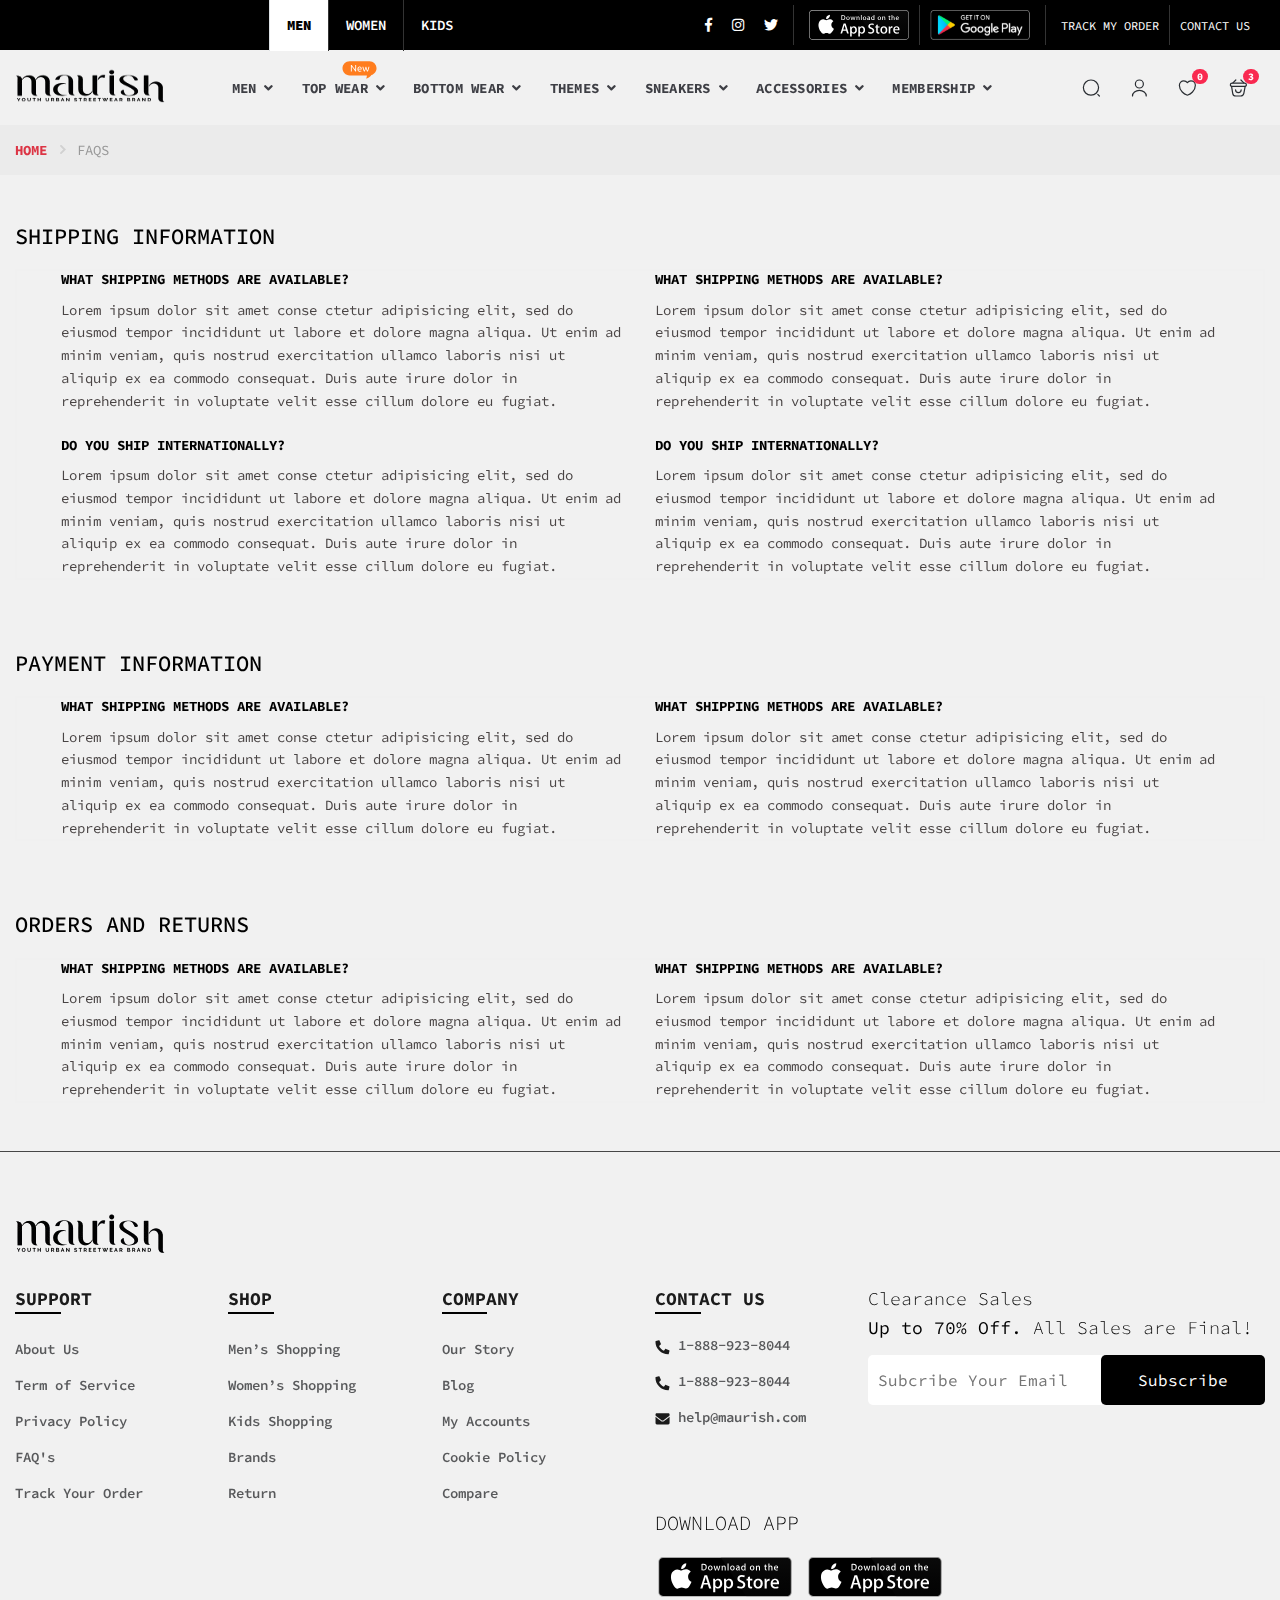
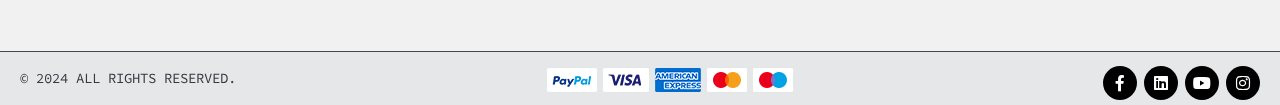
<file: faqs.html>
<!DOCTYPE html>
<html lang="en" dir="ltr">
  <head>
    <meta charset="UTF-8" />
    <meta name="viewport" content="width=device-width,initial-scale=1" />
    <meta name="format-detection" content="telephone=no" />
    <title>Maurish Ecommerence</title>
    <link rel="icon" type="image/png" href="images/logo.jpeg" />
    <!-- fonts -->
    <link
      rel="stylesheet"
      href="https://fonts.googleapis.com/css?family=Roboto:400,400i,500,500i,700,700i"
    />
    <!-- css -->
    <link
      rel="stylesheet"
      href="vendor/bootstrap-4.2.1/css/bootstrap.min.css"
    />
    <link
      rel="stylesheet"
      href="vendor/owl-carousel-2.3.4/assets/owl.carousel.min.css"
    />
    <link rel="stylesheet" href="css/style.css" />
    <link rel="stylesheet" href="css/custom.css" />
    <!-- js -->
    <script src="vendor/jquery-3.3.1/jquery.min.js"></script>
    <script src="vendor/bootstrap-4.2.1/js/bootstrap.bundle.min.js"></script>
    <script src="vendor/owl-carousel-2.3.4/owl.carousel.min.js"></script>
    <script src="vendor/nouislider-12.1.0/nouislider.min.js"></script>
    <script src="js/number.js"></script>
    <script src="js/main.js"></script>
    <script src="vendor/svg4everybody-2.1.9/svg4everybody.min.js"></script>
    <script>
      svg4everybody();
    </script>
    <!-- font - fontawesome -->
    <link rel="stylesheet" href="vendor/fontawesome-5.6.1/css/all.min.css" />
    <!-- font - stroyka -->
    <link rel="stylesheet" href="fonts/stroyka/stroyka.css" />
    <script
      async
      src="https://www.googletagmanager.com/gtag/js?id=UA-97489509-6"
    ></script>
    <script>
      window.dataLayer = window.dataLayer || [];
      function gtag() {
        dataLayer.push(arguments);
      }
      gtag("js", new Date());
      gtag("config", "UA-97489509-6");
    </script>
  </head>

  <body>
    <!-- quickview-modal -->
    <div
      id="quickview-modal"
      class="modal fade"
      tabindex="-1"
      role="dialog"
      aria-hidden="true"
    >
      <div class="modal-dialog modal-dialog-centered modal-xl">
        <div class="modal-content"></div>
      </div>
    </div>
    <!-- quickview-modal / end -->

    <!-- mobilemenu -->
    <div class="mobilemenu">
      <div class="mobilemenu__backdrop"></div>
      <div class="mobilemenu__body">
        <div class="mobilemenu__header">
          <div class="mobilemenu__title">Menu</div>
          <button type="button" class="mobilemenu__close">
            <svg width="20px" height="20px">
              <use xlink:href="images/sprite.svg#cross-20"></use>
            </svg>
          </button>
        </div>
        <div class="mobilemenu__content">
          <ul
            class="nav nav-tabs"
            id="myTab"
            role="tablist"
            style="background: #000; padding-left: 20px"
          >
            <li class="nav-item" role="presentation">
              <button
                class="nav-link active"
                id="home-tab"
                data-toggle="tab"
                data-target="#home"
                type="button"
                role="tab"
                aria-controls="home"
                aria-selected="true"
                style="border-left: 1px solid transparent !important"
              >
                MEN
              </button>
            </li>
            <li class="nav-item" role="presentation">
              <button
                class="nav-link"
                id="profile-tab"
                data-toggle="tab"
                data-target="#profile"
                type="button"
                role="tab"
                aria-controls="profile"
                aria-selected="false"
                style="border-left: 1px solid #ddd !important"
              >
                WOMEN
              </button>
            </li>
            <li class="nav-item" role="presentation">
              <button
                class="nav-link"
                id="contact-tab"
                data-toggle="tab"
                data-target="#contact"
                type="button"
                role="tab"
                aria-controls="contact"
                aria-selected="false"
                style="border-left: 1px solid #ddd !important"
              >
                KIDS
              </button>
            </li>
          </ul>
          <div class="tab-content" id="myTabContent">
            <div
              class="tab-pane fade show active"
              id="home"
              role="tabpanel"
              aria-labelledby="home-tab"
            >
              <ul
                class="mobile-links mobile-links--level--0"
                data-collapse
                data-collapse-opened-class="mobile-links__item--open"
              >
                <li class="mobile-links__item" data-collapse-item>
                  <div class="mobile-links__item-title">
                    <a href="product-list.html" class="mobile-links__item-link"
                      >MEN</a
                    >
                    <button
                      class="mobile-links__item-toggle"
                      type="button"
                      data-collapse-trigger
                    >
                      <svg
                        class="mobile-links__item-arrow"
                        width="12px"
                        height="7px"
                      >
                        <use
                          xlink:href="images/sprite.svg#arrow-rounded-down-12x7"
                        ></use>
                      </svg>
                    </button>
                  </div>
                  <div
                    class="mobile-links__item-sub-links"
                    data-collapse-content
                  >
                    <ul class="mobile-links mobile-links--level--1">
                      <li class="mobile-links__item" data-collapse-item>
                        <div class="mobile-links__item-title">
                          <a
                            href="product-list.html"
                            class="mobile-links__item-link"
                            >Caps</a
                          >
                        </div>
                      </li>
                      <li class="mobile-links__item" data-collapse-item>
                        <div class="mobile-links__item-title">
                          <a
                            href="product-list.html"
                            class="mobile-links__item-link"
                            >Hoodies</a
                          >
                        </div>
                      </li>
                      <li class="mobile-links__item" data-collapse-item>
                        <div class="mobile-links__item-title">
                          <a
                            href="product-list.html"
                            class="mobile-links__item-link"
                            >T-shirt</a
                          >
                        </div>
                      </li>
                      <li class="mobile-links__item" data-collapse-item>
                        <div class="mobile-links__item-title">
                          <a
                            href="product-list.html"
                            class="mobile-links__item-link"
                            >Eyeware</a
                          >
                        </div>
                      </li>
                      <li class="mobile-links__item" data-collapse-item>
                        <div class="mobile-links__item-title">
                          <a
                            href="product-list.html"
                            class="mobile-links__item-link"
                            >Bottoms</a
                          >
                        </div>
                      </li>
                      <li class="mobile-links__item" data-collapse-item>
                        <div class="mobile-links__item-title">
                          <a
                            href="product-list.html"
                            class="mobile-links__item-link"
                            >Bags</a
                          >
                        </div>
                      </li>
                      <li class="mobile-links__item" data-collapse-item>
                        <div class="mobile-links__item-title">
                          <a
                            href="product-list.html"
                            class="mobile-links__item-link"
                            >Wallets</a
                          >
                        </div>
                      </li>
                      <li class="mobile-links__item" data-collapse-item>
                        <div class="mobile-links__item-title">
                          <a
                            href="product-list.html"
                            class="mobile-links__item-link"
                            >Belts</a
                          >
                        </div>
                      </li>
                      <li class="mobile-links__item" data-collapse-item>
                        <div class="mobile-links__item-title">
                          <a
                            href="product-list.html"
                            class="mobile-links__item-link"
                            >Watch</a
                          >
                        </div>
                      </li>
                    </ul>
                  </div>
                </li>

                <li class="mobile-links__item" data-collapse-item>
                  <div class="mobile-links__item-title">
                    <a href="product-list.html" class="mobile-links__item-link"
                      >TOP Wear</a
                    >
                    <button
                      class="mobile-links__item-toggle"
                      type="button"
                      data-collapse-trigger
                    >
                      <svg
                        class="mobile-links__item-arrow"
                        width="12px"
                        height="7px"
                      >
                        <use
                          xlink:href="images/sprite.svg#arrow-rounded-down-12x7"
                        ></use>
                      </svg>
                    </button>
                  </div>
                  <div
                    class="mobile-links__item-sub-links"
                    data-collapse-content
                  >
                    <ul class="mobile-links mobile-links--level--1">
                      <li class="mobile-links__item" data-collapse-item>
                        <div class="mobile-links__item-title">
                          <a
                            href="product-list.html"
                            class="mobile-links__item-link"
                            >Caps</a
                          >
                        </div>
                      </li>
                      <li class="mobile-links__item" data-collapse-item>
                        <div class="mobile-links__item-title">
                          <a
                            href="product-list.html"
                            class="mobile-links__item-link"
                            >Hoodies</a
                          >
                        </div>
                      </li>
                      <li class="mobile-links__item" data-collapse-item>
                        <div class="mobile-links__item-title">
                          <a
                            href="product-list.html"
                            class="mobile-links__item-link"
                            >T-shirt</a
                          >
                        </div>
                      </li>
                      <li class="mobile-links__item" data-collapse-item>
                        <div class="mobile-links__item-title">
                          <a
                            href="product-list.html"
                            class="mobile-links__item-link"
                            >Eyeware</a
                          >
                        </div>
                      </li>
                      <li class="mobile-links__item" data-collapse-item>
                        <div class="mobile-links__item-title">
                          <a
                            href="product-list.html"
                            class="mobile-links__item-link"
                            >Bottoms</a
                          >
                        </div>
                      </li>
                      <li class="mobile-links__item" data-collapse-item>
                        <div class="mobile-links__item-title">
                          <a
                            href="product-list.html"
                            class="mobile-links__item-link"
                            >Bags</a
                          >
                        </div>
                      </li>
                      <li class="mobile-links__item" data-collapse-item>
                        <div class="mobile-links__item-title">
                          <a
                            href="product-list.html"
                            class="mobile-links__item-link"
                            >Wallets</a
                          >
                        </div>
                      </li>
                      <li class="mobile-links__item" data-collapse-item>
                        <div class="mobile-links__item-title">
                          <a
                            href="product-list.html"
                            class="mobile-links__item-link"
                            >Belts</a
                          >
                        </div>
                      </li>
                      <li class="mobile-links__item" data-collapse-item>
                        <div class="mobile-links__item-title">
                          <a
                            href="product-list.html"
                            class="mobile-links__item-link"
                            >Watch</a
                          >
                        </div>
                      </li>
                    </ul>
                  </div>
                </li>

                <li class="mobile-links__item" data-collapse-item>
                  <div class="mobile-links__item-title">
                    <a href="product-list.html" class="mobile-links__item-link"
                      >Bottom Wear</a
                    >
                    <button
                      class="mobile-links__item-toggle"
                      type="button"
                      data-collapse-trigger
                    >
                      <svg
                        class="mobile-links__item-arrow"
                        width="12px"
                        height="7px"
                      >
                        <use
                          xlink:href="images/sprite.svg#arrow-rounded-down-12x7"
                        ></use>
                      </svg>
                    </button>
                  </div>
                  <div
                    class="mobile-links__item-sub-links"
                    data-collapse-content
                  >
                    <ul class="mobile-links mobile-links--level--1">
                      <li class="mobile-links__item" data-collapse-item>
                        <div class="mobile-links__item-title">
                          <a
                            href="product-list.html"
                            class="mobile-links__item-link"
                            >Caps</a
                          >
                        </div>
                      </li>
                      <li class="mobile-links__item" data-collapse-item>
                        <div class="mobile-links__item-title">
                          <a
                            href="product-list.html"
                            class="mobile-links__item-link"
                            >Hoodies</a
                          >
                        </div>
                      </li>
                      <li class="mobile-links__item" data-collapse-item>
                        <div class="mobile-links__item-title">
                          <a
                            href="product-list.html"
                            class="mobile-links__item-link"
                            >T-shirt</a
                          >
                        </div>
                      </li>
                      <li class="mobile-links__item" data-collapse-item>
                        <div class="mobile-links__item-title">
                          <a
                            href="product-list.html"
                            class="mobile-links__item-link"
                            >Eyeware</a
                          >
                        </div>
                      </li>
                      <li class="mobile-links__item" data-collapse-item>
                        <div class="mobile-links__item-title">
                          <a
                            href="product-list.html"
                            class="mobile-links__item-link"
                            >Bottoms</a
                          >
                        </div>
                      </li>
                      <li class="mobile-links__item" data-collapse-item>
                        <div class="mobile-links__item-title">
                          <a
                            href="product-list.html"
                            class="mobile-links__item-link"
                            >Bags</a
                          >
                        </div>
                      </li>
                      <li class="mobile-links__item" data-collapse-item>
                        <div class="mobile-links__item-title">
                          <a
                            href="product-list.html"
                            class="mobile-links__item-link"
                            >Wallets</a
                          >
                        </div>
                      </li>
                      <li class="mobile-links__item" data-collapse-item>
                        <div class="mobile-links__item-title">
                          <a
                            href="product-list.html"
                            class="mobile-links__item-link"
                            >Belts</a
                          >
                        </div>
                      </li>
                      <li class="mobile-links__item" data-collapse-item>
                        <div class="mobile-links__item-title">
                          <a
                            href="product-list.html"
                            class="mobile-links__item-link"
                            >Watch</a
                          >
                        </div>
                      </li>
                    </ul>
                  </div>
                </li>

                <li class="mobile-links__item" data-collapse-item>
                  <div class="mobile-links__item-title">
                    <a href="product-list.html" class="mobile-links__item-link">
                      themes
                    </a>
                    <button
                      class="mobile-links__item-toggle"
                      type="button"
                      data-collapse-trigger
                    >
                      <svg
                        class="mobile-links__item-arrow"
                        width="12px"
                        height="7px"
                      >
                        <use
                          xlink:href="images/sprite.svg#arrow-rounded-down-12x7"
                        ></use>
                      </svg>
                    </button>
                  </div>
                  <div
                    class="mobile-links__item-sub-links"
                    data-collapse-content
                  >
                    <ul class="mobile-links mobile-links--level--1">
                      <li class="mobile-links__item" data-collapse-item>
                        <div class="mobile-links__item-title">
                          <a
                            href="product-list.html"
                            class="mobile-links__item-link"
                            >Caps</a
                          >
                        </div>
                      </li>
                      <li class="mobile-links__item" data-collapse-item>
                        <div class="mobile-links__item-title">
                          <a
                            href="product-list.html"
                            class="mobile-links__item-link"
                            >Hoodies</a
                          >
                        </div>
                      </li>
                      <li class="mobile-links__item" data-collapse-item>
                        <div class="mobile-links__item-title">
                          <a
                            href="product-list.html"
                            class="mobile-links__item-link"
                            >T-shirt</a
                          >
                        </div>
                      </li>
                      <li class="mobile-links__item" data-collapse-item>
                        <div class="mobile-links__item-title">
                          <a
                            href="product-list.html"
                            class="mobile-links__item-link"
                            >Eyeware</a
                          >
                        </div>
                      </li>
                      <li class="mobile-links__item" data-collapse-item>
                        <div class="mobile-links__item-title">
                          <a
                            href="product-list.html"
                            class="mobile-links__item-link"
                            >Bottoms</a
                          >
                        </div>
                      </li>
                      <li class="mobile-links__item" data-collapse-item>
                        <div class="mobile-links__item-title">
                          <a
                            href="product-list.html"
                            class="mobile-links__item-link"
                            >Bags</a
                          >
                        </div>
                      </li>
                      <li class="mobile-links__item" data-collapse-item>
                        <div class="mobile-links__item-title">
                          <a
                            href="product-list.html"
                            class="mobile-links__item-link"
                            >Wallets</a
                          >
                        </div>
                      </li>
                      <li class="mobile-links__item" data-collapse-item>
                        <div class="mobile-links__item-title">
                          <a
                            href="product-list.html"
                            class="mobile-links__item-link"
                            >Belts</a
                          >
                        </div>
                      </li>
                      <li class="mobile-links__item" data-collapse-item>
                        <div class="mobile-links__item-title">
                          <a
                            href="product-list.html"
                            class="mobile-links__item-link"
                            >Watch</a
                          >
                        </div>
                      </li>
                    </ul>
                  </div>
                </li>

                <li class="mobile-links__item" data-collapse-item>
                  <div class="mobile-links__item-title">
                    <a href="product-list.html" class="mobile-links__item-link">
                      sneakers
                    </a>
                    <button
                      class="mobile-links__item-toggle"
                      type="button"
                      data-collapse-trigger
                    >
                      <svg
                        class="mobile-links__item-arrow"
                        width="12px"
                        height="7px"
                      >
                        <use
                          xlink:href="images/sprite.svg#arrow-rounded-down-12x7"
                        ></use>
                      </svg>
                    </button>
                  </div>
                  <div
                    class="mobile-links__item-sub-links"
                    data-collapse-content
                  >
                    <ul class="mobile-links mobile-links--level--1">
                      <li class="mobile-links__item" data-collapse-item>
                        <div class="mobile-links__item-title">
                          <a
                            href="product-list.html"
                            class="mobile-links__item-link"
                            >Caps</a
                          >
                        </div>
                      </li>
                      <li class="mobile-links__item" data-collapse-item>
                        <div class="mobile-links__item-title">
                          <a
                            href="product-list.html"
                            class="mobile-links__item-link"
                            >Hoodies</a
                          >
                        </div>
                      </li>
                      <li class="mobile-links__item" data-collapse-item>
                        <div class="mobile-links__item-title">
                          <a
                            href="product-list.html"
                            class="mobile-links__item-link"
                            >T-shirt</a
                          >
                        </div>
                      </li>
                      <li class="mobile-links__item" data-collapse-item>
                        <div class="mobile-links__item-title">
                          <a
                            href="product-list.html"
                            class="mobile-links__item-link"
                            >Eyeware</a
                          >
                        </div>
                      </li>
                      <li class="mobile-links__item" data-collapse-item>
                        <div class="mobile-links__item-title">
                          <a
                            href="product-list.html"
                            class="mobile-links__item-link"
                            >Bottoms</a
                          >
                        </div>
                      </li>
                      <li class="mobile-links__item" data-collapse-item>
                        <div class="mobile-links__item-title">
                          <a
                            href="product-list.html"
                            class="mobile-links__item-link"
                            >Bags</a
                          >
                        </div>
                      </li>
                      <li class="mobile-links__item" data-collapse-item>
                        <div class="mobile-links__item-title">
                          <a
                            href="product-list.html"
                            class="mobile-links__item-link"
                            >Wallets</a
                          >
                        </div>
                      </li>
                      <li class="mobile-links__item" data-collapse-item>
                        <div class="mobile-links__item-title">
                          <a
                            href="product-list.html"
                            class="mobile-links__item-link"
                            >Belts</a
                          >
                        </div>
                      </li>
                      <li class="mobile-links__item" data-collapse-item>
                        <div class="mobile-links__item-title">
                          <a
                            href="product-list.html"
                            class="mobile-links__item-link"
                            >Watch</a
                          >
                        </div>
                      </li>
                    </ul>
                  </div>
                </li>

                <li class="mobile-links__item" data-collapse-item>
                  <div class="mobile-links__item-title">
                    <a href="product-list.html" class="mobile-links__item-link">
                      mrish x google
                    </a>
                    <button
                      class="mobile-links__item-toggle"
                      type="button"
                      data-collapse-trigger
                    >
                      <svg
                        class="mobile-links__item-arrow"
                        width="12px"
                        height="7px"
                      >
                        <use
                          xlink:href="images/sprite.svg#arrow-rounded-down-12x7"
                        ></use>
                      </svg>
                    </button>
                  </div>
                  <div
                    class="mobile-links__item-sub-links"
                    data-collapse-content
                  >
                    <ul class="mobile-links mobile-links--level--1">
                      <li class="mobile-links__item" data-collapse-item>
                        <div class="mobile-links__item-title">
                          <a
                            href="product-list.html"
                            class="mobile-links__item-link"
                            >Caps</a
                          >
                        </div>
                      </li>
                      <li class="mobile-links__item" data-collapse-item>
                        <div class="mobile-links__item-title">
                          <a
                            href="product-list.html"
                            class="mobile-links__item-link"
                            >Hoodies</a
                          >
                        </div>
                      </li>
                      <li class="mobile-links__item" data-collapse-item>
                        <div class="mobile-links__item-title">
                          <a
                            href="product-list.html"
                            class="mobile-links__item-link"
                            >T-shirt</a
                          >
                        </div>
                      </li>
                      <li class="mobile-links__item" data-collapse-item>
                        <div class="mobile-links__item-title">
                          <a
                            href="product-list.html"
                            class="mobile-links__item-link"
                            >Eyeware</a
                          >
                        </div>
                      </li>
                      <li class="mobile-links__item" data-collapse-item>
                        <div class="mobile-links__item-title">
                          <a
                            href="product-list.html"
                            class="mobile-links__item-link"
                            >Bottoms</a
                          >
                        </div>
                      </li>
                      <li class="mobile-links__item" data-collapse-item>
                        <div class="mobile-links__item-title">
                          <a
                            href="product-list.html"
                            class="mobile-links__item-link"
                            >Bags</a
                          >
                        </div>
                      </li>
                      <li class="mobile-links__item" data-collapse-item>
                        <div class="mobile-links__item-title">
                          <a
                            href="product-list.html"
                            class="mobile-links__item-link"
                            >Wallets</a
                          >
                        </div>
                      </li>
                      <li class="mobile-links__item" data-collapse-item>
                        <div class="mobile-links__item-title">
                          <a
                            href="product-list.html"
                            class="mobile-links__item-link"
                            >Belts</a
                          >
                        </div>
                      </li>
                      <li class="mobile-links__item" data-collapse-item>
                        <div class="mobile-links__item-title">
                          <a
                            href="product-list.html"
                            class="mobile-links__item-link"
                            >Watch</a
                          >
                        </div>
                      </li>
                    </ul>
                  </div>
                </li>
              </ul>
            </div>
            <div
              class="tab-pane fade"
              id="profile"
              role="tabpanel"
              aria-labelledby="profile-tab"
            >
              <ul
                class="mobile-links mobile-links--level--0"
                data-collapse
                data-collapse-opened-class="mobile-links__item--open"
              >
                <li class="mobile-links__item" data-collapse-item>
                  <div class="mobile-links__item-title">
                    <a href="product-list.html" class="mobile-links__item-link"
                      >WOMEN</a
                    >
                    <button
                      class="mobile-links__item-toggle"
                      type="button"
                      data-collapse-trigger
                    >
                      <svg
                        class="mobile-links__item-arrow"
                        width="12px"
                        height="7px"
                      >
                        <use
                          xlink:href="images/sprite.svg#arrow-rounded-down-12x7"
                        ></use>
                      </svg>
                    </button>
                  </div>
                  <div
                    class="mobile-links__item-sub-links"
                    data-collapse-content
                  >
                    <ul class="mobile-links mobile-links--level--1">
                      <li class="mobile-links__item" data-collapse-item>
                        <div class="mobile-links__item-title">
                          <a
                            href="product-list.html"
                            class="mobile-links__item-link"
                            >Caps</a
                          >
                        </div>
                      </li>
                      <li class="mobile-links__item" data-collapse-item>
                        <div class="mobile-links__item-title">
                          <a
                            href="product-list.html"
                            class="mobile-links__item-link"
                            >Hoodies</a
                          >
                        </div>
                      </li>
                      <li class="mobile-links__item" data-collapse-item>
                        <div class="mobile-links__item-title">
                          <a
                            href="product-list.html"
                            class="mobile-links__item-link"
                            >T-shirt</a
                          >
                        </div>
                      </li>
                      <li class="mobile-links__item" data-collapse-item>
                        <div class="mobile-links__item-title">
                          <a
                            href="product-list.html"
                            class="mobile-links__item-link"
                            >Eyeware</a
                          >
                        </div>
                      </li>
                      <li class="mobile-links__item" data-collapse-item>
                        <div class="mobile-links__item-title">
                          <a
                            href="product-list.html"
                            class="mobile-links__item-link"
                            >Bottoms</a
                          >
                        </div>
                      </li>
                      <li class="mobile-links__item" data-collapse-item>
                        <div class="mobile-links__item-title">
                          <a
                            href="product-list.html"
                            class="mobile-links__item-link"
                            >Bags</a
                          >
                        </div>
                      </li>
                      <li class="mobile-links__item" data-collapse-item>
                        <div class="mobile-links__item-title">
                          <a
                            href="product-list.html"
                            class="mobile-links__item-link"
                            >Wallets</a
                          >
                        </div>
                      </li>
                      <li class="mobile-links__item" data-collapse-item>
                        <div class="mobile-links__item-title">
                          <a
                            href="product-list.html"
                            class="mobile-links__item-link"
                            >Belts</a
                          >
                        </div>
                      </li>
                      <li class="mobile-links__item" data-collapse-item>
                        <div class="mobile-links__item-title">
                          <a
                            href="product-list.html"
                            class="mobile-links__item-link"
                            >Watch</a
                          >
                        </div>
                      </li>
                    </ul>
                  </div>
                </li>

                <li class="mobile-links__item" data-collapse-item>
                  <div class="mobile-links__item-title">
                    <a href="product-list.html" class="mobile-links__item-link"
                      >Top wear</a
                    >
                    <button
                      class="mobile-links__item-toggle"
                      type="button"
                      data-collapse-trigger
                    >
                      <svg
                        class="mobile-links__item-arrow"
                        width="12px"
                        height="7px"
                      >
                        <use
                          xlink:href="images/sprite.svg#arrow-rounded-down-12x7"
                        ></use>
                      </svg>
                    </button>
                  </div>
                  <div
                    class="mobile-links__item-sub-links"
                    data-collapse-content
                  >
                    <ul class="mobile-links mobile-links--level--1">
                      <li class="mobile-links__item" data-collapse-item>
                        <div class="mobile-links__item-title">
                          <a
                            href="product-list.html"
                            class="mobile-links__item-link"
                            >Caps</a
                          >
                        </div>
                      </li>
                      <li class="mobile-links__item" data-collapse-item>
                        <div class="mobile-links__item-title">
                          <a
                            href="product-list.html"
                            class="mobile-links__item-link"
                            >Hoodies</a
                          >
                        </div>
                      </li>
                      <li class="mobile-links__item" data-collapse-item>
                        <div class="mobile-links__item-title">
                          <a
                            href="product-list.html"
                            class="mobile-links__item-link"
                            >T-shirt</a
                          >
                        </div>
                      </li>
                      <li class="mobile-links__item" data-collapse-item>
                        <div class="mobile-links__item-title">
                          <a
                            href="product-list.html"
                            class="mobile-links__item-link"
                            >Eyeware</a
                          >
                        </div>
                      </li>
                      <li class="mobile-links__item" data-collapse-item>
                        <div class="mobile-links__item-title">
                          <a
                            href="product-list.html"
                            class="mobile-links__item-link"
                            >Bottoms</a
                          >
                        </div>
                      </li>
                      <li class="mobile-links__item" data-collapse-item>
                        <div class="mobile-links__item-title">
                          <a
                            href="product-list.html"
                            class="mobile-links__item-link"
                            >Bags</a
                          >
                        </div>
                      </li>
                      <li class="mobile-links__item" data-collapse-item>
                        <div class="mobile-links__item-title">
                          <a
                            href="product-list.html"
                            class="mobile-links__item-link"
                            >Wallets</a
                          >
                        </div>
                      </li>
                      <li class="mobile-links__item" data-collapse-item>
                        <div class="mobile-links__item-title">
                          <a
                            href="product-list.html"
                            class="mobile-links__item-link"
                            >Belts</a
                          >
                        </div>
                      </li>
                      <li class="mobile-links__item" data-collapse-item>
                        <div class="mobile-links__item-title">
                          <a
                            href="product-list.html"
                            class="mobile-links__item-link"
                            >Watch</a
                          >
                        </div>
                      </li>
                    </ul>
                  </div>
                </li>

                <li class="mobile-links__item" data-collapse-item>
                  <div class="mobile-links__item-title">
                    <a href="product-list.html" class="mobile-links__item-link"
                      >Bottom Wear</a
                    >
                    <button
                      class="mobile-links__item-toggle"
                      type="button"
                      data-collapse-trigger
                    >
                      <svg
                        class="mobile-links__item-arrow"
                        width="12px"
                        height="7px"
                      >
                        <use
                          xlink:href="images/sprite.svg#arrow-rounded-down-12x7"
                        ></use>
                      </svg>
                    </button>
                  </div>
                  <div
                    class="mobile-links__item-sub-links"
                    data-collapse-content
                  >
                    <ul class="mobile-links mobile-links--level--1">
                      <li class="mobile-links__item" data-collapse-item>
                        <div class="mobile-links__item-title">
                          <a
                            href="product-list.html"
                            class="mobile-links__item-link"
                            >Caps</a
                          >
                        </div>
                      </li>
                      <li class="mobile-links__item" data-collapse-item>
                        <div class="mobile-links__item-title">
                          <a
                            href="product-list.html"
                            class="mobile-links__item-link"
                            >Hoodies</a
                          >
                        </div>
                      </li>
                      <li class="mobile-links__item" data-collapse-item>
                        <div class="mobile-links__item-title">
                          <a
                            href="product-list.html"
                            class="mobile-links__item-link"
                            >T-shirt</a
                          >
                        </div>
                      </li>
                      <li class="mobile-links__item" data-collapse-item>
                        <div class="mobile-links__item-title">
                          <a
                            href="product-list.html"
                            class="mobile-links__item-link"
                            >Eyeware</a
                          >
                        </div>
                      </li>
                      <li class="mobile-links__item" data-collapse-item>
                        <div class="mobile-links__item-title">
                          <a
                            href="product-list.html"
                            class="mobile-links__item-link"
                            >Bottoms</a
                          >
                        </div>
                      </li>
                      <li class="mobile-links__item" data-collapse-item>
                        <div class="mobile-links__item-title">
                          <a
                            href="product-list.html"
                            class="mobile-links__item-link"
                            >Bags</a
                          >
                        </div>
                      </li>
                      <li class="mobile-links__item" data-collapse-item>
                        <div class="mobile-links__item-title">
                          <a
                            href="product-list.html"
                            class="mobile-links__item-link"
                            >Wallets</a
                          >
                        </div>
                      </li>
                      <li class="mobile-links__item" data-collapse-item>
                        <div class="mobile-links__item-title">
                          <a
                            href="product-list.html"
                            class="mobile-links__item-link"
                            >Belts</a
                          >
                        </div>
                      </li>
                      <li class="mobile-links__item" data-collapse-item>
                        <div class="mobile-links__item-title">
                          <a
                            href="product-list.html"
                            class="mobile-links__item-link"
                            >Watch</a
                          >
                        </div>
                      </li>
                    </ul>
                  </div>
                </li>

                <li class="mobile-links__item" data-collapse-item>
                  <div class="mobile-links__item-title">
                    <a href="product-list.html" class="mobile-links__item-link"
                      >Sunglasses</a
                    >
                    <button
                      class="mobile-links__item-toggle"
                      type="button"
                      data-collapse-trigger
                    >
                      <svg
                        class="mobile-links__item-arrow"
                        width="12px"
                        height="7px"
                      >
                        <use
                          xlink:href="images/sprite.svg#arrow-rounded-down-12x7"
                        ></use>
                      </svg>
                    </button>
                  </div>
                  <div
                    class="mobile-links__item-sub-links"
                    data-collapse-content
                  >
                    <ul class="mobile-links mobile-links--level--1">
                      <li class="mobile-links__item" data-collapse-item>
                        <div class="mobile-links__item-title">
                          <a
                            href="product-list.html"
                            class="mobile-links__item-link"
                            >Caps</a
                          >
                        </div>
                      </li>
                      <li class="mobile-links__item" data-collapse-item>
                        <div class="mobile-links__item-title">
                          <a
                            href="product-list.html"
                            class="mobile-links__item-link"
                            >Hoodies</a
                          >
                        </div>
                      </li>
                      <li class="mobile-links__item" data-collapse-item>
                        <div class="mobile-links__item-title">
                          <a
                            href="product-list.html"
                            class="mobile-links__item-link"
                            >T-shirt</a
                          >
                        </div>
                      </li>
                      <li class="mobile-links__item" data-collapse-item>
                        <div class="mobile-links__item-title">
                          <a
                            href="product-list.html"
                            class="mobile-links__item-link"
                            >Eyeware</a
                          >
                        </div>
                      </li>
                      <li class="mobile-links__item" data-collapse-item>
                        <div class="mobile-links__item-title">
                          <a
                            href="product-list.html"
                            class="mobile-links__item-link"
                            >Bottoms</a
                          >
                        </div>
                      </li>
                      <li class="mobile-links__item" data-collapse-item>
                        <div class="mobile-links__item-title">
                          <a
                            href="product-list.html"
                            class="mobile-links__item-link"
                            >Bags</a
                          >
                        </div>
                      </li>
                      <li class="mobile-links__item" data-collapse-item>
                        <div class="mobile-links__item-title">
                          <a
                            href="product-list.html"
                            class="mobile-links__item-link"
                            >Wallets</a
                          >
                        </div>
                      </li>
                      <li class="mobile-links__item" data-collapse-item>
                        <div class="mobile-links__item-title">
                          <a
                            href="product-list.html"
                            class="mobile-links__item-link"
                            >Belts</a
                          >
                        </div>
                      </li>
                      <li class="mobile-links__item" data-collapse-item>
                        <div class="mobile-links__item-title">
                          <a
                            href="product-list.html"
                            class="mobile-links__item-link"
                            >Watch</a
                          >
                        </div>
                      </li>
                    </ul>
                  </div>
                </li>
              </ul>
            </div>
            <div
              class="tab-pane fade"
              id="contact"
              role="tabpanel"
              aria-labelledby="contact-tab"
            >
              <ul
                class="mobile-links mobile-links--level--0"
                data-collapse
                data-collapse-opened-class="mobile-links__item--open"
              >
                <li class="mobile-links__item" data-collapse-item>
                  <div class="mobile-links__item-title">
                    <a href="product-list.html" class="mobile-links__item-link"
                      >Kids</a
                    >
                    <button
                      class="mobile-links__item-toggle"
                      type="button"
                      data-collapse-trigger
                    >
                      <svg
                        class="mobile-links__item-arrow"
                        width="12px"
                        height="7px"
                      >
                        <use
                          xlink:href="images/sprite.svg#arrow-rounded-down-12x7"
                        ></use>
                      </svg>
                    </button>
                  </div>
                  <div
                    class="mobile-links__item-sub-links"
                    data-collapse-content
                  >
                    <ul class="mobile-links mobile-links--level--1">
                      <li class="mobile-links__item" data-collapse-item>
                        <div class="mobile-links__item-title">
                          <a
                            href="product-list.html"
                            class="mobile-links__item-link"
                            >Caps</a
                          >
                        </div>
                      </li>
                      <li class="mobile-links__item" data-collapse-item>
                        <div class="mobile-links__item-title">
                          <a
                            href="product-list.html"
                            class="mobile-links__item-link"
                            >Hoodies</a
                          >
                        </div>
                      </li>
                      <li class="mobile-links__item" data-collapse-item>
                        <div class="mobile-links__item-title">
                          <a
                            href="product-list.html"
                            class="mobile-links__item-link"
                            >T-shirt</a
                          >
                        </div>
                      </li>
                      <li class="mobile-links__item" data-collapse-item>
                        <div class="mobile-links__item-title">
                          <a
                            href="product-list.html"
                            class="mobile-links__item-link"
                            >Eyeware</a
                          >
                        </div>
                      </li>
                      <li class="mobile-links__item" data-collapse-item>
                        <div class="mobile-links__item-title">
                          <a
                            href="product-list.html"
                            class="mobile-links__item-link"
                            >Bottoms</a
                          >
                        </div>
                      </li>
                      <li class="mobile-links__item" data-collapse-item>
                        <div class="mobile-links__item-title">
                          <a
                            href="product-list.html"
                            class="mobile-links__item-link"
                            >Bags</a
                          >
                        </div>
                      </li>
                      <li class="mobile-links__item" data-collapse-item>
                        <div class="mobile-links__item-title">
                          <a
                            href="product-list.html"
                            class="mobile-links__item-link"
                            >Wallets</a
                          >
                        </div>
                      </li>
                      <li class="mobile-links__item" data-collapse-item>
                        <div class="mobile-links__item-title">
                          <a
                            href="product-list.html"
                            class="mobile-links__item-link"
                            >Belts</a
                          >
                        </div>
                      </li>
                      <li class="mobile-links__item" data-collapse-item>
                        <div class="mobile-links__item-title">
                          <a
                            href="product-list.html"
                            class="mobile-links__item-link"
                            >Watch</a
                          >
                        </div>
                      </li>
                    </ul>
                  </div>
                </li>

                <li class="mobile-links__item" data-collapse-item>
                  <div class="mobile-links__item-title">
                    <a href="product-list.html" class="mobile-links__item-link"
                      >Top Wear</a
                    >
                    <button
                      class="mobile-links__item-toggle"
                      type="button"
                      data-collapse-trigger
                    >
                      <svg
                        class="mobile-links__item-arrow"
                        width="12px"
                        height="7px"
                      >
                        <use
                          xlink:href="images/sprite.svg#arrow-rounded-down-12x7"
                        ></use>
                      </svg>
                    </button>
                  </div>
                  <div
                    class="mobile-links__item-sub-links"
                    data-collapse-content
                  >
                    <ul class="mobile-links mobile-links--level--1">
                      <li class="mobile-links__item" data-collapse-item>
                        <div class="mobile-links__item-title">
                          <a
                            href="product-list.html"
                            class="mobile-links__item-link"
                            >Caps</a
                          >
                        </div>
                      </li>
                      <li class="mobile-links__item" data-collapse-item>
                        <div class="mobile-links__item-title">
                          <a
                            href="product-list.html"
                            class="mobile-links__item-link"
                            >Hoodies</a
                          >
                        </div>
                      </li>
                      <li class="mobile-links__item" data-collapse-item>
                        <div class="mobile-links__item-title">
                          <a
                            href="product-list.html"
                            class="mobile-links__item-link"
                            >T-shirt</a
                          >
                        </div>
                      </li>
                      <li class="mobile-links__item" data-collapse-item>
                        <div class="mobile-links__item-title">
                          <a
                            href="product-list.html"
                            class="mobile-links__item-link"
                            >Eyeware</a
                          >
                        </div>
                      </li>
                      <li class="mobile-links__item" data-collapse-item>
                        <div class="mobile-links__item-title">
                          <a
                            href="product-list.html"
                            class="mobile-links__item-link"
                            >Bottoms</a
                          >
                        </div>
                      </li>
                      <li class="mobile-links__item" data-collapse-item>
                        <div class="mobile-links__item-title">
                          <a
                            href="product-list.html"
                            class="mobile-links__item-link"
                            >Bags</a
                          >
                        </div>
                      </li>
                      <li class="mobile-links__item" data-collapse-item>
                        <div class="mobile-links__item-title">
                          <a
                            href="product-list.html"
                            class="mobile-links__item-link"
                            >Wallets</a
                          >
                        </div>
                      </li>
                      <li class="mobile-links__item" data-collapse-item>
                        <div class="mobile-links__item-title">
                          <a
                            href="product-list.html"
                            class="mobile-links__item-link"
                            >Belts</a
                          >
                        </div>
                      </li>
                      <li class="mobile-links__item" data-collapse-item>
                        <div class="mobile-links__item-title">
                          <a
                            href="product-list.html"
                            class="mobile-links__item-link"
                            >Watch</a
                          >
                        </div>
                      </li>
                    </ul>
                  </div>
                </li>

                <li class="mobile-links__item" data-collapse-item>
                  <div class="mobile-links__item-title">
                    <a href="product-list.html" class="mobile-links__item-link"
                      >Bottom Wear</a
                    >
                    <button
                      class="mobile-links__item-toggle"
                      type="button"
                      data-collapse-trigger
                    >
                      <svg
                        class="mobile-links__item-arrow"
                        width="12px"
                        height="7px"
                      >
                        <use
                          xlink:href="images/sprite.svg#arrow-rounded-down-12x7"
                        ></use>
                      </svg>
                    </button>
                  </div>
                  <div
                    class="mobile-links__item-sub-links"
                    data-collapse-content
                  >
                    <ul class="mobile-links mobile-links--level--1">
                      <li class="mobile-links__item" data-collapse-item>
                        <div class="mobile-links__item-title">
                          <a
                            href="product-list.html"
                            class="mobile-links__item-link"
                            >Caps</a
                          >
                        </div>
                      </li>
                      <li class="mobile-links__item" data-collapse-item>
                        <div class="mobile-links__item-title">
                          <a
                            href="product-list.html"
                            class="mobile-links__item-link"
                            >Hoodies</a
                          >
                        </div>
                      </li>
                      <li class="mobile-links__item" data-collapse-item>
                        <div class="mobile-links__item-title">
                          <a
                            href="product-list.html"
                            class="mobile-links__item-link"
                            >T-shirt</a
                          >
                        </div>
                      </li>
                      <li class="mobile-links__item" data-collapse-item>
                        <div class="mobile-links__item-title">
                          <a
                            href="product-list.html"
                            class="mobile-links__item-link"
                            >Eyeware</a
                          >
                        </div>
                      </li>
                      <li class="mobile-links__item" data-collapse-item>
                        <div class="mobile-links__item-title">
                          <a
                            href="product-list.html"
                            class="mobile-links__item-link"
                            >Bottoms</a
                          >
                        </div>
                      </li>
                      <li class="mobile-links__item" data-collapse-item>
                        <div class="mobile-links__item-title">
                          <a
                            href="product-list.html"
                            class="mobile-links__item-link"
                            >Bags</a
                          >
                        </div>
                      </li>
                      <li class="mobile-links__item" data-collapse-item>
                        <div class="mobile-links__item-title">
                          <a
                            href="product-list.html"
                            class="mobile-links__item-link"
                            >Wallets</a
                          >
                        </div>
                      </li>
                      <li class="mobile-links__item" data-collapse-item>
                        <div class="mobile-links__item-title">
                          <a
                            href="product-list.html"
                            class="mobile-links__item-link"
                            >Belts</a
                          >
                        </div>
                      </li>
                      <li class="mobile-links__item" data-collapse-item>
                        <div class="mobile-links__item-title">
                          <a
                            href="product-list.html"
                            class="mobile-links__item-link"
                            >Watch</a
                          >
                        </div>
                      </li>
                    </ul>
                  </div>
                </li>
              </ul>
            </div>
          </div>
          <ul
            class="mobile-links mobile-links--level--0"
            data-collapse
            data-collapse-opened-class="mobile-links__item--open"
          >
            <li class="mobile-links__item" data-collapse-item>
              <div class="mobile-links__item-title">
                <a href="my-account.html" class="mobile-links__item-link"
                  >MY ACCOUNT</a
                >
                <button
                  class="mobile-links__item-toggle"
                  type="button"
                  data-collapse-trigger
                >
                  <svg
                    class="mobile-links__item-arrow"
                    width="12px"
                    height="7px"
                  >
                    <use
                      xlink:href="images/sprite.svg#arrow-rounded-down-12x7"
                    ></use>
                  </svg>
                </button>
              </div>
              <div class="mobile-links__item-sub-links" data-collapse-content>
                <ul class="mobile-links mobile-links--level--1">
                  <li class="mobile-links__item" data-collapse-item>
                    <div class="mobile-links__item-title">
                      <a href="login.html" class="mobile-links__item-link"
                        >Login</a
                      >
                      <button
                        class="mobile-links__item-toggle"
                        type="button"
                        data-collapse-trigger
                      >
                        <svg
                          class="mobile-links__item-arrow"
                          width="12px"
                          height="7px"
                        >
                          <use
                            xlink:href="images/sprite.svg#arrow-rounded-down-12x7"
                          ></use>
                        </svg>
                      </button>
                    </div>
                    <div
                      class="mobile-links__item-sub-links"
                      data-collapse-content
                    >
                      <ul class="mobile-links mobile-links--level--2">
                        <li class="mobile-links__item" data-collapse-item>
                          <div class="mobile-links__item-title">
                            <a
                              href="my-profile.html"
                              class="mobile-links__item-link"
                              >My Profile</a
                            >
                          </div>
                        </li>
                      </ul>
                    </div>
                  </li>

                  <li class="mobile-links__item" data-collapse-item>
                    <div class="mobile-links__item-title">
                      <a href="cart.html" class="mobile-links__item-link"
                        >Cart</a
                      >
                    </div>
                  </li>
                  <li class="mobile-links__item" data-collapse-item>
                    <div class="mobile-links__item-title">
                      <a href="checkout.html" class="mobile-links__item-link"
                        >Checkout</a
                      >
                    </div>
                  </li>
                  <li class="mobile-links__item" data-collapse-item>
                    <div class="mobile-links__item-title">
                      <a href="wishlist.html" class="mobile-links__item-link"
                        >Wishlist</a
                      >
                    </div>
                  </li>
                  <li class="mobile-links__item" data-collapse-item>
                    <div class="mobile-links__item-title">
                      <a href="compare.html" class="mobile-links__item-link"
                        >Compare</a
                      >
                    </div>
                  </li>
                  <li class="mobile-links__item" data-collapse-item>
                    <div class="mobile-links__item-title">
                      <a href="account.html" class="mobile-links__item-link"
                        >My Account</a
                      >
                    </div>
                  </li>
                  <li class="mobile-links__item" data-collapse-item>
                    <div class="mobile-links__item-title">
                      <a href="track-order.html" class="mobile-links__item-link"
                        >Track Order</a
                      >
                    </div>
                  </li>
                </ul>
              </div>
            </li>
          </ul>
        </div>
      </div>
    </div>
    <!-- mobilemenu / end -->

    <!-- site -->
    <div class="site">
      <!-- mobile site__header -->
      <header class="site__header d-lg-none">
        <div class="mobile-header mobile-header--sticky mobile-header--stuck">
          <div class="mobile-header__panel">
            <div class="container">
              <div class="mobile-header__body">
                <button class="mobile-header__menu-button">
                  <svg width="18px" height="14px">
                    <use xlink:href="images/sprite.svg#menu-18x14"></use>
                  </svg>
                </button>
                <a class="mobile-header__logo" href="index.html">
                  <img
                    src="images/logo.png"
                    alt="logo"
                    style="width: 80px; height: 40px"
                  />
                </a>
                <div class="mobile-header__search">
                  <form class="mobile-header__search-form" action="#">
                    <input
                      class="mobile-header__search-input"
                      name="search"
                      placeholder="Search over 10,000 products"
                      aria-label="Site search"
                      type="text"
                      autocomplete="off"
                    />
                    <button
                      class="mobile-header__search-button mobile-header__search-button--submit"
                      type="submit"
                    >
                      <svg width="20px" height="20px">
                        <use xlink:href="images/sprite.svg#search-20"></use>
                      </svg>
                    </button>
                    <button
                      class="mobile-header__search-button mobile-header__search-button--close"
                      type="button"
                    >
                      <svg width="20px" height="20px">
                        <use xlink:href="images/sprite.svg#cross-20"></use>
                      </svg>
                    </button>
                    <div class="mobile-header__search-body"></div>
                  </form>
                </div>
                <div class="mobile-header__indicators">
                  <div
                    class="indicator indicator--mobile-search indicator--mobile d-sm-none"
                  >
                    <button class="indicator__button">
                      <span class="indicator__area">
                        <img
                          src="images/icons/mobile-search.svg"
                          alt="img"
                          style="width: 35px; height: 35px"
                      /></span>
                    </button>
                  </div>
                  <div class="indicator indicator--mobile">
                    <a
                      href="cart.html"
                      class="indicator__button"
                      style="margin: 10px"
                    >
                      <img
                        src="images/icons/5.svg"
                        alt="bag"
                        style="width: 35px; height: 35px"
                      />
                      <span class="indicator__value">3</span>
                    </a>
                  </div>

                  <div class="indicator indicator--mobile d-none">
                    <a href="profile.html" class="indicator__button"
                      ><span class="indicator__area">
                        <img
                          src="images/icons/6.svg"
                          alt="bag"
                          style="width: 25px; height: 25px"
                        />
                      </span>
                    </a>
                  </div>
                </div>
              </div>
            </div>
          </div>
        </div>
      </header>

      <!-- mobile site__header / end -->

      <!-- desktop site__header -->
      <header class="site__header d-lg-block d-none">
        <div class="site-header">
          <!-- .topbar -->
          <div class="site-header__topbar topbar">
            <div class="topbar__container">
              <div class="topbar__row">
                <div class="topbar__spring"></div>
                <div
                  class="topbar__item topbar__item--link"
                  style="display: flex; justify-content: center"
                >
                  <ul
                    class="nav nav-tabs"
                    id="myTab"
                    role="tablist"
                    style="border-bottom: none !important"
                  >
                    <li class="nav-item" role="presentation">
                      <button
                        class="nav-link active"
                        id="MEN-tab"
                        data-toggle="tab"
                        data-target="#MEN"
                        type="button"
                        role="tab"
                        aria-controls="MEN"
                        aria-selected="true"
                      >
                        MEN
                      </button>
                    </li>
                    <li class="nav-item" role="presentation">
                      <button
                        class="nav-link"
                        id="WOMEN-tab"
                        data-toggle="tab"
                        data-target="#WOMEN"
                        type="button"
                        role="tab"
                        aria-controls="WOMEN"
                        aria-selected="false"
                      >
                        WOMEN
                      </button>
                    </li>
                    <li class="nav-item" role="presentation">
                      <button
                        class="nav-link"
                        id="KIDS-tab"
                        data-toggle="tab"
                        data-target="#KIDS"
                        type="button"
                        role="tab"
                        aria-controls="KIDS"
                        aria-selected="false"
                      >
                        KIDS
                      </button>
                    </li>
                  </ul>
                </div>

                <div class="topbar__item">
                  <div class="d-flex top-bar-social-icons">
                    <a href="">
                      <i class="fab fa-facebook-f"></i>
                    </a>
                    <a href="">
                      <i class="fab fa-instagram"></i>
                    </a>
                    <a href="">
                      <i class="fab fa-twitter"></i>
                    </a>
                  </div>
                  <div class="vertical-line"></div>
                  <div class="topbar-downloads">
                    <a href="">
                      <img
                        src="images/banners/app.svg"
                        alt="app"
                        class="img-fluid"
                      />
                    </a>
                    <div class="vertical-line"></div>
                    <a href="">
                      <img
                        src="images/banners/google.svg"
                        alt="app"
                        class="img-fluid"
                      />
                    </a>
                  </div>
                  <div class="vertical-line"></div>
                  <div class="topbar-right-links">
                    <a href="track-order.html">Track My Order</a>
                    <div class="vertical-line"></div>
                    <a href="contact-us.html">Contact Us</a>
                  </div>
                </div>
              </div>
            </div>
          </div>
          <!-- .topbar / end -->

          <div class="site-header__nav-panel">
            <div class="nav-panel">
              <div class="nav-panel__container container">
                <div class="nav-panel__row">
                  <div class="nav-panel__logo">
                    <a href="index.html">
                      <img
                        src="./images/logo.png"
                        alt="logo"
                        style="width: 150px; height: 60px"
                      />
                    </a>
                  </div>
                  <!-- .nav-links -->

                  <div
                    class="tab-content nav-panel__nav-links nav-links mx-auto"
                    id="myTabContent"
                  >
                    <div
                      class="tab-pane fade show active"
                      id="MEN"
                      role="tabpanel"
                      aria-labelledby="MEN-tab"
                    >
                      <ul class="nav-links__list">
                        <li
                          class="nav-links__item nav-links__item--with-submenu"
                        >
                          <a href="index.html">
                            <span
                              >MEN <i class="fas fa-angle-down mx-2"></i> </span
                          ></a>
                          <div class="nav-links__menu">
                            <!-- .menu -->
                            <ul class="menu menu--layout--classic">
                              <li><a href="product-list.html">Caps</a></li>
                              <li><a href="product-list.html">Hoodies</a></li>
                              <li><a href="product-list.html">T-shirt</a></li>
                              <li><a href="product-list.html">Eyeware</a></li>
                              <li><a href="product-list.html">Bottoms</a></li>
                              <li><a href="product-list.html">Bags</a></li>
                              <li><a href="product-list.html">Wallets</a></li>
                              <li><a href="product-list.html">Belts</a></li>
                              <li><a href="product-list.html">Watch</a></li>
                            </ul>
                            <!-- .menu / end -->
                          </div>
                        </li>

                        <li
                          class="nav-links__item nav-links__item--with-submenu"
                        >
                          <div
                            style="
                              position: absolute;
                              top: 6px;
                              margin-left: 50px;
                            "
                          >
                            <img
                              src="images/icons/7.svg"
                              alt="img"
                              style="width: 35px; height: 18px"
                            />
                          </div>
                          <a href="index.html" style="position: relative">
                            <span
                              >Top Wear
                              <i class="fas fa-angle-down mx-2"></i> </span
                          ></a>
                          <div class="nav-links__menu">
                            <!-- .menu -->
                            <ul class="menu menu--layout--classic">
                              <li><a href="product-list.html">Caps</a></li>
                              <li><a href="product-list.html">Hoodies</a></li>
                              <li><a href="product-list.html">T-shirt</a></li>
                              <li><a href="product-list.html">Eyeware</a></li>
                              <li><a href="product-list.html">Bottoms</a></li>
                              <li><a href="product-list.html">Bags</a></li>
                              <li><a href="product-list.html">Wallets</a></li>
                              <li><a href="product-list.html">Belts</a></li>
                              <li><a href="product-list.html">Watch</a></li>
                            </ul>
                            <!-- .menu / end -->
                          </div>
                        </li>

                        <li
                          class="nav-links__item nav-links__item--with-submenu"
                        >
                          <a href="index.html">
                            <span
                              >Bottom Wear
                              <i class="fas fa-angle-down mx-2"></i> </span
                          ></a>
                          <div class="nav-links__menu">
                            <!-- .menu -->
                            <ul class="menu menu--layout--classic">
                              <li><a href="product-list.html">Caps</a></li>
                              <li><a href="product-list.html">Hoodies</a></li>
                              <li><a href="product-list.html">T-shirt</a></li>
                              <li><a href="product-list.html">Eyeware</a></li>
                              <li><a href="product-list.html">Bottoms</a></li>
                              <li><a href="product-list.html">Bags</a></li>
                              <li><a href="product-list.html">Wallets</a></li>
                              <li><a href="product-list.html">Belts</a></li>
                              <li><a href="product-list.html">Watch</a></li>
                            </ul>
                            <!-- .menu / end -->
                          </div>
                        </li>

                        <li
                          class="nav-links__item nav-links__item--with-submenu"
                        >
                          <a href="index.html">
                            <span
                              >themes
                              <i class="fas fa-angle-down mx-2"></i> </span
                          ></a>
                          <div class="nav-links__menu">
                            <!-- .menu -->
                            <ul class="menu menu--layout--classic">
                              <li><a href="product-list.html">Caps</a></li>
                              <li><a href="product-list.html">Hoodies</a></li>
                              <li><a href="product-list.html">T-shirt</a></li>
                              <li><a href="product-list.html">Eyeware</a></li>
                              <li><a href="product-list.html">Bottoms</a></li>
                              <li><a href="product-list.html">Bags</a></li>
                              <li><a href="product-list.html">Wallets</a></li>
                              <li><a href="product-list.html">Belts</a></li>
                              <li><a href="product-list.html">Watch</a></li>
                            </ul>
                            <!-- .menu / end -->
                          </div>
                        </li>

                        <li
                          class="nav-links__item nav-links__item--with-submenu"
                        >
                          <a href="index.html">
                            <span
                              >sneakers
                              <i class="fas fa-angle-down mx-2"></i> </span
                          ></a>
                          <div class="nav-links__menu">
                            <!-- .menu -->
                            <ul class="menu menu--layout--classic">
                              <li><a href="product-list.html">Caps</a></li>
                              <li><a href="product-list.html">Hoodies</a></li>
                              <li><a href="product-list.html">T-shirt</a></li>
                              <li><a href="product-list.html">Eyeware</a></li>
                              <li><a href="product-list.html">Bottoms</a></li>
                              <li><a href="product-list.html">Bags</a></li>
                              <li><a href="product-list.html">Wallets</a></li>
                              <li><a href="product-list.html">Belts</a></li>
                              <li><a href="product-list.html">Watch</a></li>
                            </ul>
                            <!-- .menu / end -->
                          </div>
                        </li>

                        <li
                          class="nav-links__item nav-links__item--with-submenu"
                        >
                          <a href="index.html">
                            <span
                              >accessories
                              <i class="fas fa-angle-down mx-2"></i> </span
                          ></a>
                          <div class="nav-links__menu">
                            <!-- .menu -->
                            <ul class="menu menu--layout--classic">
                              <li><a href="product-list.html">Caps</a></li>
                              <li><a href="product-list.html">Hoodies</a></li>
                              <li><a href="product-list.html">T-shirt</a></li>
                              <li><a href="product-list.html">Eyeware</a></li>
                              <li><a href="product-list.html">Bottoms</a></li>
                              <li><a href="product-list.html">Bags</a></li>
                              <li><a href="product-list.html">Wallets</a></li>
                              <li><a href="product-list.html">Belts</a></li>
                              <li><a href="product-list.html">Watch</a></li>
                            </ul>
                            <!-- .menu / end -->
                          </div>
                        </li>

                        <li
                          class="nav-links__item nav-links__item--with-submenu"
                        >
                          <a href="index.html">
                            <span
                              >membership
                              <i class="fas fa-angle-down mx-2"></i> </span
                          ></a>
                          <div class="nav-links__menu">
                            <!-- .menu -->
                            <ul class="menu menu--layout--classic">
                              <li><a href="product-list.html">Caps</a></li>
                              <li><a href="product-list.html">Hoodies</a></li>
                              <li><a href="product-list.html">T-shirt</a></li>
                              <li><a href="product-list.html">Eyeware</a></li>
                              <li><a href="product-list.html">Bottoms</a></li>
                              <li><a href="product-list.html">Bags</a></li>
                              <li><a href="product-list.html">Wallets</a></li>
                              <li><a href="product-list.html">Belts</a></li>
                              <li><a href="product-list.html">Watch</a></li>
                            </ul>
                            <!-- .menu / end -->
                          </div>
                        </li>
                      </ul>
                    </div>
                    <div
                      class="tab-pane fade"
                      id="WOMEN"
                      role="tabpanel"
                      aria-labelledby="WOMEN-tab"
                    >
                      <ul class="nav-links__list">
                        <li
                          class="nav-links__item nav-links__item--with-submenu"
                        >
                          <a href="index.html">
                            <span
                              >WOMEN
                              <i class="fas fa-angle-down mx-2"></i> </span
                          ></a>
                          <div class="nav-links__menu">
                            <!-- .menu -->
                            <ul class="menu menu--layout--classic">
                              <li><a href="product-list.html">Caps</a></li>
                              <li><a href="product-list.html">Hoodies</a></li>
                              <li><a href="product-list.html">T-shirt</a></li>
                              <li><a href="product-list.html">Eyeware</a></li>
                              <li><a href="product-list.html">Bottoms</a></li>
                              <li><a href="product-list.html">Bags</a></li>
                              <li><a href="product-list.html">Wallets</a></li>
                              <li><a href="product-list.html">Belts</a></li>
                              <li><a href="product-list.html">Watch</a></li>
                            </ul>
                            <!-- .menu / end -->
                          </div>
                        </li>

                        <li
                          class="nav-links__item nav-links__item--with-submenu"
                        >
                          <a href="index.html">
                            <span
                              >Top Wear
                              <i class="fas fa-angle-down mx-2"></i> </span
                          ></a>
                          <div class="nav-links__menu">
                            <!-- .menu -->
                            <ul class="menu menu--layout--classic">
                              <li><a href="product-list.html">Caps</a></li>
                              <li><a href="product-list.html">Hoodies</a></li>
                              <li><a href="product-list.html">T-shirt</a></li>
                              <li><a href="product-list.html">Eyeware</a></li>
                              <li><a href="product-list.html">Bottoms</a></li>
                              <li><a href="product-list.html">Bags</a></li>
                              <li><a href="product-list.html">Wallets</a></li>
                              <li><a href="product-list.html">Belts</a></li>
                              <li><a href="product-list.html">Watch</a></li>
                            </ul>
                            <!-- .menu / end -->
                          </div>
                        </li>

                        <li
                          class="nav-links__item nav-links__item--with-submenu"
                        >
                          <a href="index.html">
                            <span
                              >Bottom Wear
                              <i class="fas fa-angle-down mx-2"></i> </span
                          ></a>
                          <div class="nav-links__menu">
                            <!-- .menu -->
                            <ul class="menu menu--layout--classic">
                              <li><a href="product-list.html">Caps</a></li>
                              <li><a href="product-list.html">Hoodies</a></li>
                              <li><a href="product-list.html">T-shirt</a></li>
                              <li><a href="product-list.html">Eyeware</a></li>
                              <li><a href="product-list.html">Bottoms</a></li>
                              <li><a href="product-list.html">Bags</a></li>
                              <li><a href="product-list.html">Wallets</a></li>
                              <li><a href="product-list.html">Belts</a></li>
                              <li><a href="product-list.html">Watch</a></li>
                            </ul>
                            <!-- .menu / end -->
                          </div>
                        </li>

                        <li
                          class="nav-links__item nav-links__item--with-submenu"
                        >
                          <a href="index.html">
                            <span
                              >themes
                              <i class="fas fa-angle-down mx-2"></i> </span
                          ></a>
                          <div class="nav-links__menu">
                            <!-- .menu -->
                            <ul class="menu menu--layout--classic">
                              <li><a href="product-list.html">Caps</a></li>
                              <li><a href="product-list.html">Hoodies</a></li>
                              <li><a href="product-list.html">T-shirt</a></li>
                              <li><a href="product-list.html">Eyeware</a></li>
                              <li><a href="product-list.html">Bottoms</a></li>
                              <li><a href="product-list.html">Bags</a></li>
                              <li><a href="product-list.html">Wallets</a></li>
                              <li><a href="product-list.html">Belts</a></li>
                              <li><a href="product-list.html">Watch</a></li>
                            </ul>
                            <!-- .menu / end -->
                          </div>
                        </li>

                        <li
                          class="nav-links__item nav-links__item--with-submenu"
                        >
                          <a href="index.html">
                            <span
                              >sneakers
                              <i class="fas fa-angle-down mx-2"></i> </span
                          ></a>
                          <div class="nav-links__menu">
                            <!-- .menu -->
                            <ul class="menu menu--layout--classic">
                              <li><a href="product-list.html">Caps</a></li>
                              <li><a href="product-list.html">Hoodies</a></li>
                              <li><a href="product-list.html">T-shirt</a></li>
                              <li><a href="product-list.html">Eyeware</a></li>
                              <li><a href="product-list.html">Bottoms</a></li>
                              <li><a href="product-list.html">Bags</a></li>
                              <li><a href="product-list.html">Wallets</a></li>
                              <li><a href="product-list.html">Belts</a></li>
                              <li><a href="product-list.html">Watch</a></li>
                            </ul>
                            <!-- .menu / end -->
                          </div>
                        </li>

                        <li
                          class="nav-links__item nav-links__item--with-submenu"
                        >
                          <a href="index.html">
                            <span
                              >accessories
                              <i class="fas fa-angle-down mx-2"></i> </span
                          ></a>
                          <div class="nav-links__menu">
                            <!-- .menu -->
                            <ul class="menu menu--layout--classic">
                              <li><a href="product-list.html">Caps</a></li>
                              <li><a href="product-list.html">Hoodies</a></li>
                              <li><a href="product-list.html">T-shirt</a></li>
                              <li><a href="product-list.html">Eyeware</a></li>
                              <li><a href="product-list.html">Bottoms</a></li>
                              <li><a href="product-list.html">Bags</a></li>
                              <li><a href="product-list.html">Wallets</a></li>
                              <li><a href="product-list.html">Belts</a></li>
                              <li><a href="product-list.html">Watch</a></li>
                            </ul>
                            <!-- .menu / end -->
                          </div>
                        </li>
                      </ul>
                    </div>

                    <div
                      class="tab-pane fade"
                      id="KIDS"
                      role="tabpanel"
                      aria-labelledby="KIDS-tab"
                    >
                      <ul class="nav-links__list">
                        <li
                          class="nav-links__item nav-links__item--with-submenu"
                        >
                          <a href="index.html">
                            <span
                              >Just Launched
                              <i class="fas fa-angle-down mx-2"></i> </span
                          ></a>
                          <div class="nav-links__menu">
                            <!-- .menu -->
                            <ul class="menu menu--layout--classic">
                              <li><a href="product-list.html">Caps</a></li>
                              <li><a href="product-list.html">Hoodies</a></li>
                              <li><a href="product-list.html">T-shirt</a></li>
                              <li><a href="product-list.html">Eyeware</a></li>
                              <li><a href="product-list.html">Bottoms</a></li>
                              <li><a href="product-list.html">Bags</a></li>
                              <li><a href="product-list.html">Wallets</a></li>
                              <li><a href="product-list.html">Belts</a></li>
                              <li><a href="product-list.html">Watch</a></li>
                            </ul>
                            <!-- .menu / end -->
                          </div>
                        </li>

                        <li
                          class="nav-links__item nav-links__item--with-submenu"
                        >
                          <a href="index.html">
                            <span
                              >Bestsellers
                              <i class="fas fa-angle-down mx-2"></i> </span
                          ></a>
                          <div class="nav-links__menu">
                            <!-- .menu -->
                            <ul class="menu menu--layout--classic">
                              <li><a href="product-list.html">Caps</a></li>
                              <li><a href="product-list.html">Hoodies</a></li>
                              <li><a href="product-list.html">T-shirt</a></li>
                              <li><a href="product-list.html">Eyeware</a></li>
                              <li><a href="product-list.html">Bottoms</a></li>
                              <li><a href="product-list.html">Bags</a></li>
                              <li><a href="product-list.html">Wallets</a></li>
                              <li><a href="product-list.html">Belts</a></li>
                              <li><a href="product-list.html">Watch</a></li>
                            </ul>
                            <!-- .menu / end -->
                          </div>
                        </li>

                        <li
                          class="nav-links__item nav-links__item--with-submenu"
                        >
                          <a href="index.html">
                            <span
                              >Winter 24
                              <i class="fas fa-angle-down mx-2"></i> </span
                          ></a>
                          <div class="nav-links__menu">
                            <!-- .menu -->
                            <ul class="menu menu--layout--classic">
                              <li><a href="product-list.html">Caps</a></li>
                              <li><a href="product-list.html">Hoodies</a></li>
                              <li><a href="product-list.html">T-shirt</a></li>
                              <li><a href="product-list.html">Eyeware</a></li>
                              <li><a href="product-list.html">Bottoms</a></li>
                              <li><a href="product-list.html">Bags</a></li>
                              <li><a href="product-list.html">Wallets</a></li>
                              <li><a href="product-list.html">Belts</a></li>
                              <li><a href="product-list.html">Watch</a></li>
                            </ul>
                            <!-- .menu / end -->
                          </div>
                        </li>

                        <li
                          class="nav-links__item nav-links__item--with-submenu"
                        >
                          <a href="index.html">
                            <span
                              >Boys
                              <i class="fas fa-angle-down mx-2"></i> </span
                          ></a>
                          <div class="nav-links__menu">
                            <!-- .menu -->
                            <ul class="menu menu--layout--classic">
                              <li><a href="product-list.html">Caps</a></li>
                              <li><a href="product-list.html">Hoodies</a></li>
                              <li><a href="product-list.html">T-shirt</a></li>
                              <li><a href="product-list.html">Eyeware</a></li>
                              <li><a href="product-list.html">Bottoms</a></li>
                              <li><a href="product-list.html">Bags</a></li>
                              <li><a href="product-list.html">Wallets</a></li>
                              <li><a href="product-list.html">Belts</a></li>
                              <li><a href="product-list.html">Watch</a></li>
                            </ul>
                            <!-- .menu / end -->
                          </div>
                        </li>

                        <li
                          class="nav-links__item nav-links__item--with-submenu"
                        >
                          <a href="index.html">
                            <span
                              >Girls
                              <i class="fas fa-angle-down mx-2"></i> </span
                          ></a>
                          <div class="nav-links__menu">
                            <!-- .menu -->
                            <ul class="menu menu--layout--classic">
                              <li><a href="product-list.html">Caps</a></li>
                              <li><a href="product-list.html">Hoodies</a></li>
                              <li><a href="product-list.html">T-shirt</a></li>
                              <li><a href="product-list.html">Eyeware</a></li>
                              <li><a href="product-list.html">Bottoms</a></li>
                              <li><a href="product-list.html">Bags</a></li>
                              <li><a href="product-list.html">Wallets</a></li>
                              <li><a href="product-list.html">Belts</a></li>
                              <li><a href="product-list.html">Watch</a></li>
                            </ul>
                            <!-- .menu / end -->
                          </div>
                        </li>

                        <li
                          class="nav-links__item nav-links__item--with-submenu"
                        >
                          <a href="index.html">
                            <span
                              >Themes
                              <i class="fas fa-angle-down mx-2"></i> </span
                          ></a>
                          <div class="nav-links__menu">
                            <!-- .menu -->
                            <ul class="menu menu--layout--classic">
                              <li><a href="product-list.html">Caps</a></li>
                              <li><a href="product-list.html">Hoodies</a></li>
                              <li><a href="product-list.html">T-shirt</a></li>
                              <li><a href="product-list.html">Eyeware</a></li>
                              <li><a href="product-list.html">Bottoms</a></li>
                              <li><a href="product-list.html">Bags</a></li>
                              <li><a href="product-list.html">Wallets</a></li>
                              <li><a href="product-list.html">Belts</a></li>
                              <li><a href="product-list.html">Watch</a></li>
                            </ul>
                            <!-- .menu / end -->
                          </div>
                        </li>

                        <li
                          class="nav-links__item nav-links__item--with-submenu"
                        >
                          <a href="index.html">
                            <span
                              >Membership
                              <i class="fas fa-angle-down mx-2"></i> </span
                          ></a>
                          <div class="nav-links__menu">
                            <!-- .menu -->
                            <ul class="menu menu--layout--classic">
                              <li><a href="product-list.html">Caps</a></li>
                              <li><a href="product-list.html">Hoodies</a></li>
                              <li><a href="product-list.html">T-shirt</a></li>
                              <li><a href="product-list.html">Eyeware</a></li>
                              <li><a href="product-list.html">Bottoms</a></li>
                              <li><a href="product-list.html">Bags</a></li>
                              <li><a href="product-list.html">Wallets</a></li>
                              <li><a href="product-list.html">Belts</a></li>
                              <li><a href="product-list.html">Watch</a></li>
                            </ul>
                            <!-- .menu / end -->
                          </div>
                        </li>
                      </ul>
                    </div>
                  </div>

                  <!-- .nav-links / end -->
                  <div class="nav-panel__indicators">
                    <div class="indicator indicator--trigger--click">
                      <button type="button" class="indicator__button">
                        <span class="indicator__area">
                          <!-- <i
                            class="fas fa-search indicator__icon"
                            width="20px"
                            height="20px"
                          ></i> -->
                          <img
                            src="images/icons/1.svg"
                            alt="search"
                            class="indicator__icon"
                            style="width: 20px; height: 20px"
                          />

                          <i
                            class="fas fa-times indicator__icon indicator__icon--open"
                            width="20px"
                            height="20px"
                          ></i>
                        </span>
                      </button>
                      <div class="indicator__dropdown">
                        <div class="drop-search">
                          <form action="#" class="drop-search__form">
                            <input
                              class="drop-search__input"
                              name="search"
                              placeholder="Search over 10,000 products"
                              aria-label="Site search"
                              type="text"
                              autocomplete="off"
                            />
                            <button
                              class="drop-search__button drop-search__button--submit"
                              type="submit"
                            >
                              <i
                                class="fas fa-search"
                                width="20px"
                                height="20px"
                              ></i>
                            </button>
                          </form>
                        </div>
                      </div>
                    </div>

                    <div class="indicator indicator--trigger--click">
                      <a href="#" class="indicator__button"
                        ><span class="indicator__area">
                          <img
                            src="images/icons/2.svg"
                            alt="search"
                            class=""
                            style="width: 20px; height: 20px"
                          /> </span
                      ></a>
                      <div class="indicator__dropdown">
                        <!-- .drop -->
                        <div class="dropcart__products-list">
                          <ul class="menu menu--layout--topbar">
                            <li><a href="login.html">Login</a></li>
                            <li><a href="register.html">Register</a></li>
                            <li><a href="my-account.html">Orders</a></li>
                          </ul>
                        </div>
                        <!-- . / end -->
                      </div>
                    </div>

                    <div class="indicator">
                      <a href="wishlist.html" class="indicator__button"
                        ><span class="indicator__area">
                          <img
                            src="images/icons/3.svg"
                            alt="wishlist"
                            class=""
                            style="width: 20px; height: 20px"
                          />
                          <span class="indicator__value">0</span></span
                        >
                      </a>
                    </div>
                    <div class="indicator indicator--trigger--click">
                      <a href="cart.html" class="indicator__button"
                        ><span class="indicator__area">
                          <img
                            src="images/icons/4.svg"
                            alt="wishlist"
                            class=""
                            style="width: 20px; height: 20px"
                          />
                          <span class="indicator__value">3</span></span
                        ></a
                      >
                      <div class="indicator__dropdown">
                        <!-- .dropcart -->
                        <div class="dropcart">
                          <div class="dropcart__products-list">
                            <div class="dropcart__product">
                              <div class="dropcart__product-image">
                                <a href="product.html"
                                  ><img src="images/products/caps/1.jpg" alt=""
                                /></a>
                              </div>
                              <div class="dropcart__product-info">
                                <div class="dropcart__product-name">
                                  <a href="product.html"
                                    >Men Embroidered Cotton Baseball Cap</a
                                  >
                                </div>
                                <ul class="dropcart__product-options">
                                  <li>Color: Black</li>
                                  <li>Material: Cotton</li>
                                </ul>
                                <div class="dropcart__product-meta">
                                  <span class="dropcart__product-quantity"
                                    >2</span
                                  >
                                  x
                                  <span class="dropcart__product-price"
                                    >₹ 699.00</span
                                  >
                                </div>
                              </div>
                              <button
                                type="button"
                                class="dropcart__product-remove btn btn-light btn-sm btn-svg-icon"
                              >
                                <svg width="10px" height="10px">
                                  <use
                                    xlink:href="images/sprite.svg#cross-10"
                                  ></use>
                                </svg>
                              </button>
                            </div>
                          </div>
                          <div class="dropcart__totals">
                            <table>
                              <tr>
                                <th>Subtotal</th>
                                <td>₹ 699.00</td>
                              </tr>
                              <tr>
                                <th>Shipping</th>
                                <td>₹ 25.00</td>
                              </tr>
                              <tr>
                                <th>Tax</th>
                                <td>₹ 0.00</td>
                              </tr>
                              <tr>
                                <th>Total</th>
                                <td>₹ 724.00</td>
                              </tr>
                            </table>
                          </div>
                          <div class="dropcart__buttons">
                            <a
                              class="btn btn-secondary"
                              href="cart.html"
                              style="font-size: 12px"
                              >VIEW CART</a
                            >
                            <a
                              class="btn btn-primary"
                              href="checkout.html"
                              style="font-size: 12px"
                              >CHECKOUT</a
                            >
                          </div>
                        </div>
                        <!-- .dropcart / end -->
                      </div>
                    </div>
                  </div>
                </div>
              </div>
            </div>
          </div>
        </div>
      </header>
      <!-- desktop site__header / end -->

      <!-- site__body -->
      <div class="site__body">
        <div class="page-header breadcumb-section">
          <div class="page-header__container container">
            <div class="page-header__breadcrumb">
              <nav aria-label="breadcrumb">
                <ol class="breadcrumb">
                  <li class="breadcrumb-item text-danger">
                    <a href="index.html">Home</a>
                    <svg class="breadcrumb-arrow" width="6px" height="9px">
                      <use
                        xlink:href="images/sprite.svg#arrow-rounded-right-6x9"
                      ></use>
                    </svg>
                  </li>

                  <li class="breadcrumb-item active" aria-current="page">
                    FAQs
                  </li>
                </ol>
              </nav>
            </div>
          </div>
        </div>

        <div class="block faq mt-5 mb-5">
          <div class="container">
            <div class="faq__section">
              <div class="faq__section-title">
                <h3>Shipping Information</h3>
              </div>
              <div class="faq__section-body">
                <div class="row">
                  <div class="faq__section-column col-12 col-lg-6">
                    <div class="typography">
                      <h6>What shipping methods are available?</h6>
                      <p>
                        Lorem ipsum dolor sit amet conse ctetur adipisicing
                        elit, sed do eiusmod tempor incididunt ut labore et
                        dolore magna aliqua. Ut enim ad minim veniam, quis
                        nostrud exercitation ullamco laboris nisi ut aliquip ex
                        ea commodo consequat. Duis aute irure dolor in
                        reprehenderit in voluptate velit esse cillum dolore eu
                        fugiat.
                      </p>
                      <h6>Do you ship internationally?</h6>
                      <p>
                        Lorem ipsum dolor sit amet conse ctetur adipisicing
                        elit, sed do eiusmod tempor incididunt ut labore et
                        dolore magna aliqua. Ut enim ad minim veniam, quis
                        nostrud exercitation ullamco laboris nisi ut aliquip ex
                        ea commodo consequat. Duis aute irure dolor in
                        reprehenderit in voluptate velit esse cillum dolore eu
                        fugiat.
                      </p>
                    </div>
                  </div>
                  <div class="faq__section-column col-12 col-lg-6">
                    <div class="typography">
                      <h6>What shipping methods are available?</h6>
                      <p>
                        Lorem ipsum dolor sit amet conse ctetur adipisicing
                        elit, sed do eiusmod tempor incididunt ut labore et
                        dolore magna aliqua. Ut enim ad minim veniam, quis
                        nostrud exercitation ullamco laboris nisi ut aliquip ex
                        ea commodo consequat. Duis aute irure dolor in
                        reprehenderit in voluptate velit esse cillum dolore eu
                        fugiat.
                      </p>
                      <h6>Do you ship internationally?</h6>
                      <p>
                        Lorem ipsum dolor sit amet conse ctetur adipisicing
                        elit, sed do eiusmod tempor incididunt ut labore et
                        dolore magna aliqua. Ut enim ad minim veniam, quis
                        nostrud exercitation ullamco laboris nisi ut aliquip ex
                        ea commodo consequat. Duis aute irure dolor in
                        reprehenderit in voluptate velit esse cillum dolore eu
                        fugiat.
                      </p>
                    </div>
                  </div>
                </div>
              </div>
            </div>
            <div class="faq__section">
              <div class="faq__section-title"><h3>Payment Information</h3></div>
              <div class="faq__section-body">
                <div class="row">
                  <div class="faq__section-column col-12 col-lg-6">
                    <div class="typography">
                      <h6>What shipping methods are available?</h6>
                      <p>
                        Lorem ipsum dolor sit amet conse ctetur adipisicing
                        elit, sed do eiusmod tempor incididunt ut labore et
                        dolore magna aliqua. Ut enim ad minim veniam, quis
                        nostrud exercitation ullamco laboris nisi ut aliquip ex
                        ea commodo consequat. Duis aute irure dolor in
                        reprehenderit in voluptate velit esse cillum dolore eu
                        fugiat.
                      </p>
                    </div>
                  </div>
                  <div class="faq__section-column col-12 col-lg-6">
                    <div class="typography">
                      <h6>What shipping methods are available?</h6>
                      <p>
                        Lorem ipsum dolor sit amet conse ctetur adipisicing
                        elit, sed do eiusmod tempor incididunt ut labore et
                        dolore magna aliqua. Ut enim ad minim veniam, quis
                        nostrud exercitation ullamco laboris nisi ut aliquip ex
                        ea commodo consequat. Duis aute irure dolor in
                        reprehenderit in voluptate velit esse cillum dolore eu
                        fugiat.
                      </p>
                    </div>
                  </div>
                </div>
              </div>
            </div>
            <div class="faq__section">
              <div class="faq__section-title"><h3>Orders and Returns</h3></div>
              <div class="faq__section-body">
                <div class="row">
                  <div class="faq__section-column col-12 col-lg-6">
                    <div class="typography">
                      <h6>What shipping methods are available?</h6>
                      <p>
                        Lorem ipsum dolor sit amet conse ctetur adipisicing
                        elit, sed do eiusmod tempor incididunt ut labore et
                        dolore magna aliqua. Ut enim ad minim veniam, quis
                        nostrud exercitation ullamco laboris nisi ut aliquip ex
                        ea commodo consequat. Duis aute irure dolor in
                        reprehenderit in voluptate velit esse cillum dolore eu
                        fugiat.
                      </p>
                    </div>
                  </div>
                  <div class="faq__section-column col-12 col-lg-6">
                    <div class="typography">
                      <h6>What shipping methods are available?</h6>
                      <p>
                        Lorem ipsum dolor sit amet conse ctetur adipisicing
                        elit, sed do eiusmod tempor incididunt ut labore et
                        dolore magna aliqua. Ut enim ad minim veniam, quis
                        nostrud exercitation ullamco laboris nisi ut aliquip ex
                        ea commodo consequat. Duis aute irure dolor in
                        reprehenderit in voluptate velit esse cillum dolore eu
                        fugiat.
                      </p>
                    </div>
                  </div>
                </div>
              </div>
            </div>
          </div>
        </div>
      </div>
      <!-- site__body / end -->

      <!-- footer section start -->
      <div class="main_footer">
        <!-- main footer start -->
        <footer class="site__footer">
          <div class="site-footer">
            <div class="container">
              <div class="site-footer__widgets">
                <div class="row">
                  <div class="col-12">
                    <img
                      src="images/logo.png"
                      alt="logo"
                      class="img-fluid mb-3"
                    />
                  </div>
                  <div class="col-6 col-md-3 col-lg-2">
                    <div class="site-footer__widget footer-links">
                      <h5 class="footer-links__title">Support</h5>
                      <ul class="footer-links__list">
                        <li class="footer-links__item">
                          <a href="about-us.html" class="footer-links__link"
                            >About Us</a
                          >
                        </li>
                        <li class="footer-links__item">
                          <a
                            href="terms-and-conditions.html"
                            class="footer-links__link"
                            >Term of Service</a
                          >
                        </li>
                        <li class="footer-links__item">
                          <a
                            href="privacy-policy.html"
                            class="footer-links__link"
                            >Privacy Policy</a
                          >
                        </li>

                        <li class="footer-links__item">
                          <a href="faqs.html" class="footer-links__link"
                            >FAQ's</a
                          >
                        </li>
                        <li class="footer-links__item">
                          <a
                            href="track-order-delivery.html"
                            class="footer-links__link"
                            >Track Your Order</a
                          >
                        </li>
                      </ul>
                    </div>
                  </div>

                  <div class="col-6 col-md-3 col-lg-2">
                    <div class="site-footer__widget footer-links">
                      <h5 class="footer-links__title">Shop</h5>
                      <ul class="footer-links__list">
                        <li class="footer-links__item">
                          <a href="product-list.html" class="footer-links__link"
                            >Men’s Shopping</a
                          >
                        </li>
                        <li class="footer-links__item">
                          <a href="product-list.html" class="footer-links__link"
                            >Women’s Shopping</a
                          >
                        </li>
                        <li class="footer-links__item">
                          <a href="product-list.html" class="footer-links__link"
                            >Kids Shopping</a
                          >
                        </li>
                        <li class="footer-links__item">
                          <a href="brands.html" class="footer-links__link"
                            >Brands</a
                          >
                        </li>
                        <li class="footer-links__item">
                          <a
                            href="returns-refunds.html"
                            class="footer-links__link"
                            >Return</a
                          >
                        </li>
                      </ul>
                    </div>
                  </div>

                  <div class="col-6 col-md-3 col-lg-2">
                    <div class="site-footer__widget footer-links">
                      <h5 class="footer-links__title">Company</h5>
                      <ul class="footer-links__list">
                        <li class="footer-links__item">
                          <a href="about-us.html" class="footer-links__link"
                            >Our Story</a
                          >
                        </li>
                        <li class="footer-links__item">
                          <a href="blog.html" class="footer-links__link"
                            >Blog</a
                          >
                        </li>

                        <li class="footer-links__item">
                          <a href="my-account.html" class="footer-links__link"
                            >My Accounts</a
                          >
                        </li>

                        <li class="footer-links__item">
                          <a
                            href="privacy-policy.html"
                            class="footer-links__link"
                            >Cookie Policy</a
                          >
                        </li>
                        <li class="footer-links__item">
                          <a href="compare.html" class="footer-links__link"
                            >Compare</a
                          >
                        </li>
                      </ul>
                    </div>
                  </div>

                  <div class="col-6 col-md-3 col-lg-2">
                    <div class="site-footer__widget footer-links">
                      <h5 class="footer-links__title">Contact us</h5>
                      <ul class="footer-contacts__contacts">
                        <li class="mb-2">
                          <a href="">
                            <img
                              src="images/icons/10.svg"
                              alt="img"
                              style="width: 15px"
                            />
                            1-888-923-8044
                          </a>
                        </li>
                        <li class="mb-2">
                          <a href="">
                            <img
                              src="images/icons/10.svg"
                              alt="img"
                              style="width: 15px"
                            />
                            1-888-923-8044
                          </a>
                        </li>
                        <li class="mb-2">
                          <a href="">
                            <img
                              src="images/icons/11.svg"
                              alt="img"
                              style="width: 15px"
                            />
                            help@maurish.com
                          </a>
                        </li>
                      </ul>
                    </div>
                  </div>

                  <div class="col-12 col-md-6 col-lg-4">
                    <div class="subscribe_content">
                      <h5>Clearance Sales</h5>
                      <h5>
                        <strong>Up to 70% Off.</strong> All Sales are Final!
                      </h5>
                      <form action="#" class="mt-3">
                        <div class="input-group mb-3" style="flex-wrap: nowrap">
                          <input
                            type="text"
                            class="subscribe_input"
                            placeholder="Subcribe Your Email"
                            aria-label="Recipient's username"
                            aria-describedby="button-addon2"
                          />
                          <div class="input-group-append">
                            <button
                              class="subscrbe_btn"
                              type="button"
                              id="button-addon2"
                            >
                              Subscribe
                            </button>
                          </div>
                        </div>
                      </form>
                    </div>
                  </div>

                  <div class="col-12 col-md-12 col-lg-4 offset-lg-6">
                    <div class="site-footer__widget footer-contacts">
                      <h5 class="footer-links__title_download">Download App</h5>
                      <div>
                        <a href="">
                          <img
                            src="images/banners/app.svg"
                            alt="img"
                            style="width: 140px; height: 40px"
                          />
                        </a>
                        <a href="" style="width: 140px; height: 40px">
                          <img
                            src="images/banners/app.svg"
                            alt="img"
                            style="width: 140px; height: 40px"
                          />
                        </a>
                      </div>
                    </div>
                  </div>
                </div>
              </div>
            </div>
          </div>
          <div class="site-footer__bottom">
            <div class="site-footer__copyright">
              <a target="_blank" href="index.html" class="text-dark"
                >© 2024 All rights reserved.</a
              >
            </div>
            <div class="site-footer__payments">
              <img src="images/payments.png" alt="" />
            </div>
            <div class="site-footer__payments">
              <ul class="footer-newsletter__social-links">
                <li
                  class="footer-newsletter__social-link footer-newsletter__social-link--facebook"
                >
                  <a href="" target="_blank"
                    ><i class="fab fa-facebook-f"></i
                  ></a>
                </li>
                <li
                  class="footer-newsletter__social-link footer-newsletter__social-link--twitter"
                >
                  <a href="" target="_blank"><i class="fab fa-linkedin"></i></a>
                </li>
                <li
                  class="footer-newsletter__social-link footer-newsletter__social-link--youtube"
                >
                  <a href="" target="_blank"><i class="fab fa-youtube"></i></a>
                </li>
                <li
                  class="footer-newsletter__social-link footer-newsletter__social-link--instagram"
                >
                  <a href="" target="_blank"
                    ><i class="fab fa-instagram"></i
                  ></a>
                </li>
              </ul>
            </div>
          </div>
        </footer>
        <!-- main footer end -->
        <!-- footer section end -->
      </div>
      <!-- footer section end -->
    </div>
    <!-- site / end -->
  </body>
</html>
</file>
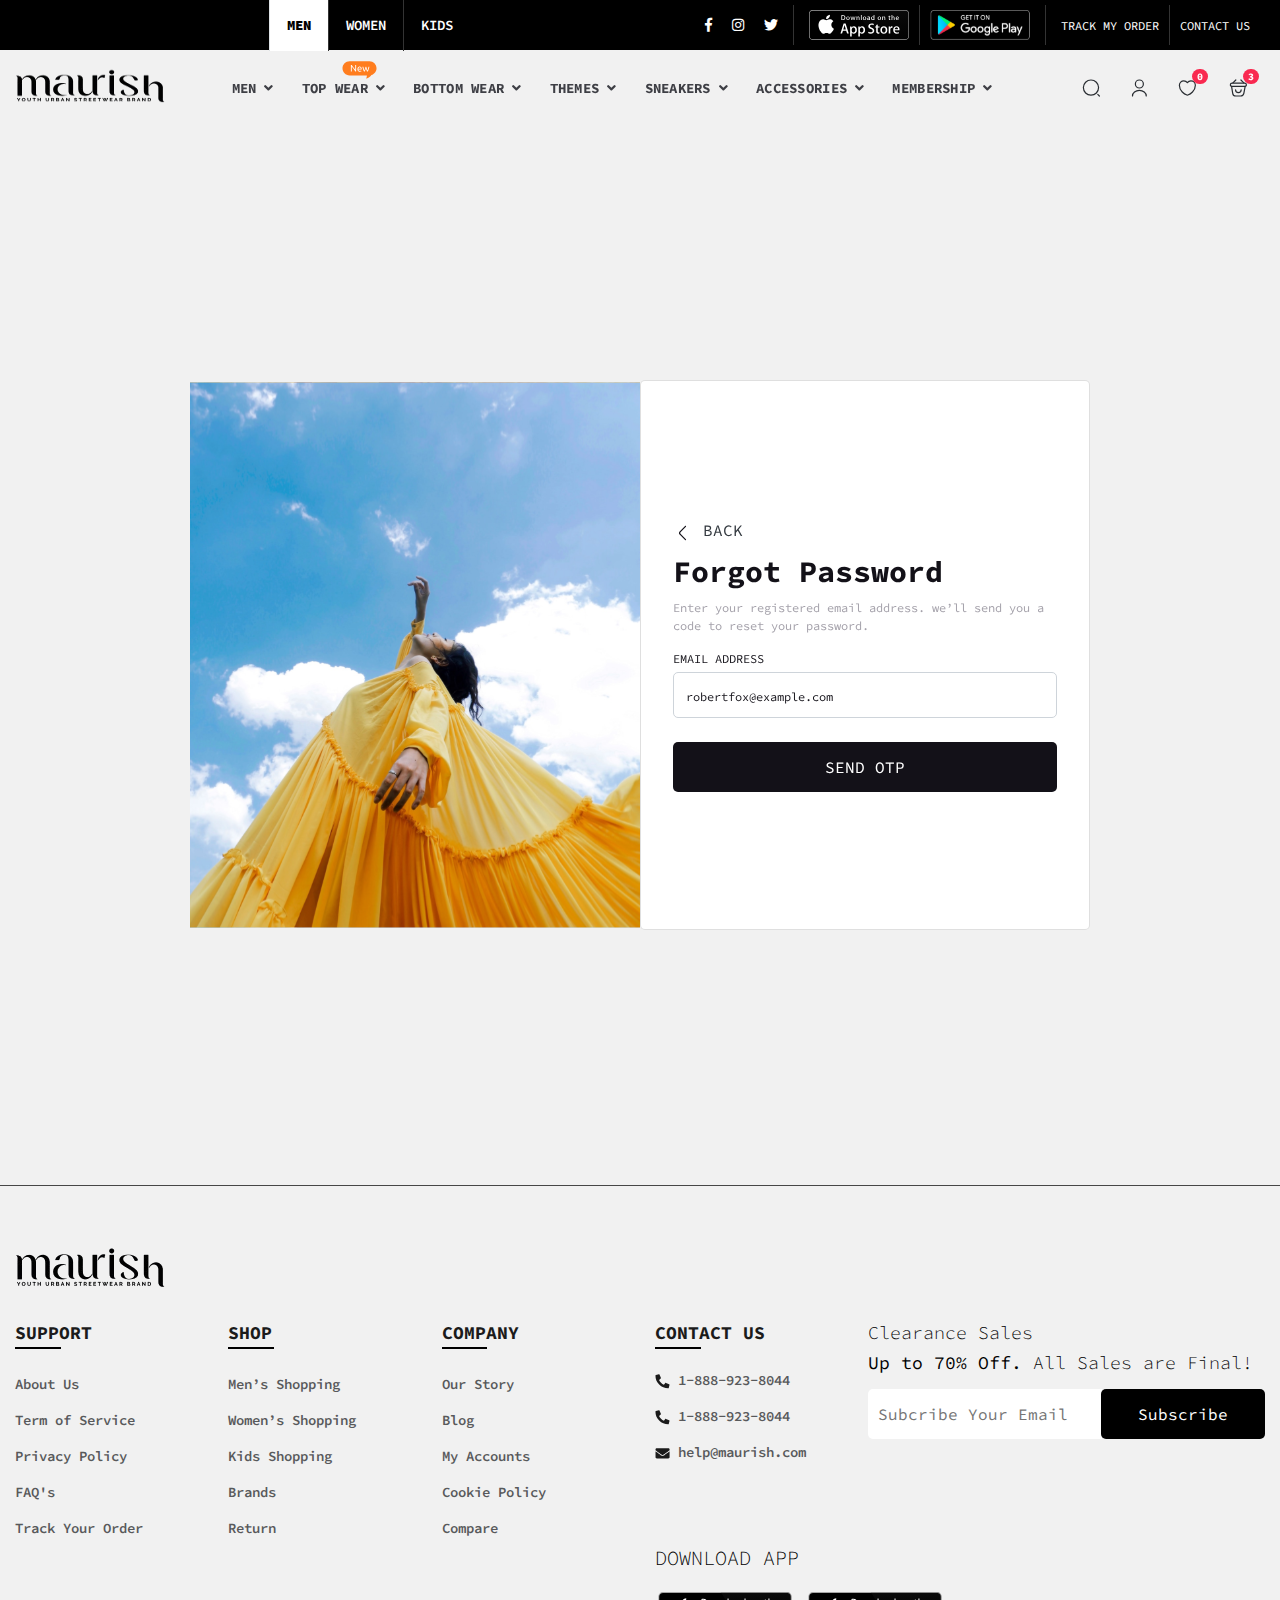
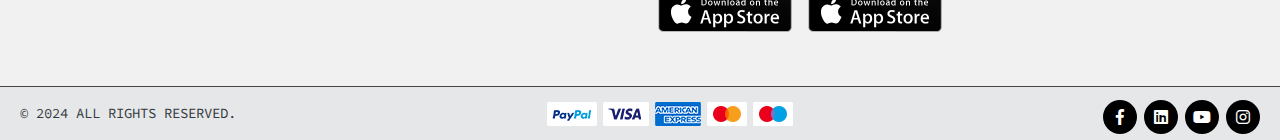
<file: forgot-password.html>
<!DOCTYPE html>
<html lang="en" dir="ltr">
  <head>
    <meta charset="UTF-8" />
    <meta name="viewport" content="width=device-width,initial-scale=1" />
    <meta name="format-detection" content="telephone=no" />
    <title>Maurish Ecommerence</title>
    <link rel="icon" type="image/png" href="images/logo.jpeg" />
    <!-- fonts -->
    <link
      rel="stylesheet"
      href="https://fonts.googleapis.com/css?family=Roboto:400,400i,500,500i,700,700i"
    />
    <!-- css -->
    <link
      rel="stylesheet"
      href="vendor/bootstrap-4.2.1/css/bootstrap.min.css"
    />
    <link
      rel="stylesheet"
      href="vendor/owl-carousel-2.3.4/assets/owl.carousel.min.css"
    />
    <link rel="stylesheet" href="css/style.css" />
    <link rel="stylesheet" href="css/custom.css" />
    <!-- js -->
    <script src="vendor/jquery-3.3.1/jquery.min.js"></script>
    <script src="vendor/bootstrap-4.2.1/js/bootstrap.bundle.min.js"></script>
    <script src="vendor/owl-carousel-2.3.4/owl.carousel.min.js"></script>
    <script src="vendor/nouislider-12.1.0/nouislider.min.js"></script>
    <script src="js/number.js"></script>
    <script src="js/main.js"></script>
    <script src="vendor/svg4everybody-2.1.9/svg4everybody.min.js"></script>
    <script>
      svg4everybody();
    </script>
    <!-- font - fontawesome -->
    <link rel="stylesheet" href="vendor/fontawesome-5.6.1/css/all.min.css" />
    <!-- font - stroyka -->
    <link rel="stylesheet" href="fonts/stroyka/stroyka.css" />
    <script
      async
      src="https://www.googletagmanager.com/gtag/js?id=UA-97489509-6"
    ></script>
    <script>
      window.dataLayer = window.dataLayer || [];
      function gtag() {
        dataLayer.push(arguments);
      }
      gtag("js", new Date());
      gtag("config", "UA-97489509-6");
    </script>
  </head>

  <body>
    <!-- quickview-modal -->
    <div
      id="quickview-modal"
      class="modal fade"
      tabindex="-1"
      role="dialog"
      aria-hidden="true"
    >
      <div class="modal-dialog modal-dialog-centered modal-xl">
        <div class="modal-content"></div>
      </div>
    </div>
    <!-- quickview-modal / end -->

    <!-- mobilemenu -->
    <div class="mobilemenu">
      <div class="mobilemenu__backdrop"></div>
      <div class="mobilemenu__body">
        <div class="mobilemenu__header">
          <div class="mobilemenu__title">Menu</div>
          <button type="button" class="mobilemenu__close">
            <svg width="20px" height="20px">
              <use xlink:href="images/sprite.svg#cross-20"></use>
            </svg>
          </button>
        </div>
        <div class="mobilemenu__content">
          <ul
            class="nav nav-tabs"
            id="myTab"
            role="tablist"
            style="background: #000; padding-left: 20px"
          >
            <li class="nav-item" role="presentation">
              <button
                class="nav-link active"
                id="home-tab"
                data-toggle="tab"
                data-target="#home"
                type="button"
                role="tab"
                aria-controls="home"
                aria-selected="true"
                style="border-left: 1px solid transparent !important"
              >
                MEN
              </button>
            </li>
            <li class="nav-item" role="presentation">
              <button
                class="nav-link"
                id="profile-tab"
                data-toggle="tab"
                data-target="#profile"
                type="button"
                role="tab"
                aria-controls="profile"
                aria-selected="false"
                style="border-left: 1px solid #ddd !important"
              >
                WOMEN
              </button>
            </li>
            <li class="nav-item" role="presentation">
              <button
                class="nav-link"
                id="contact-tab"
                data-toggle="tab"
                data-target="#contact"
                type="button"
                role="tab"
                aria-controls="contact"
                aria-selected="false"
                style="border-left: 1px solid #ddd !important"
              >
                KIDS
              </button>
            </li>
          </ul>
          <div class="tab-content" id="myTabContent">
            <div
              class="tab-pane fade show active"
              id="home"
              role="tabpanel"
              aria-labelledby="home-tab"
            >
              <ul
                class="mobile-links mobile-links--level--0"
                data-collapse
                data-collapse-opened-class="mobile-links__item--open"
              >
                <li class="mobile-links__item" data-collapse-item>
                  <div class="mobile-links__item-title">
                    <a href="product-list.html" class="mobile-links__item-link"
                      >MEN</a
                    >
                    <button
                      class="mobile-links__item-toggle"
                      type="button"
                      data-collapse-trigger
                    >
                      <svg
                        class="mobile-links__item-arrow"
                        width="12px"
                        height="7px"
                      >
                        <use
                          xlink:href="images/sprite.svg#arrow-rounded-down-12x7"
                        ></use>
                      </svg>
                    </button>
                  </div>
                  <div
                    class="mobile-links__item-sub-links"
                    data-collapse-content
                  >
                    <ul class="mobile-links mobile-links--level--1">
                      <li class="mobile-links__item" data-collapse-item>
                        <div class="mobile-links__item-title">
                          <a
                            href="product-list.html"
                            class="mobile-links__item-link"
                            >Caps</a
                          >
                        </div>
                      </li>
                      <li class="mobile-links__item" data-collapse-item>
                        <div class="mobile-links__item-title">
                          <a
                            href="product-list.html"
                            class="mobile-links__item-link"
                            >Hoodies</a
                          >
                        </div>
                      </li>
                      <li class="mobile-links__item" data-collapse-item>
                        <div class="mobile-links__item-title">
                          <a
                            href="product-list.html"
                            class="mobile-links__item-link"
                            >T-shirt</a
                          >
                        </div>
                      </li>
                      <li class="mobile-links__item" data-collapse-item>
                        <div class="mobile-links__item-title">
                          <a
                            href="product-list.html"
                            class="mobile-links__item-link"
                            >Eyeware</a
                          >
                        </div>
                      </li>
                      <li class="mobile-links__item" data-collapse-item>
                        <div class="mobile-links__item-title">
                          <a
                            href="product-list.html"
                            class="mobile-links__item-link"
                            >Bottoms</a
                          >
                        </div>
                      </li>
                      <li class="mobile-links__item" data-collapse-item>
                        <div class="mobile-links__item-title">
                          <a
                            href="product-list.html"
                            class="mobile-links__item-link"
                            >Bags</a
                          >
                        </div>
                      </li>
                      <li class="mobile-links__item" data-collapse-item>
                        <div class="mobile-links__item-title">
                          <a
                            href="product-list.html"
                            class="mobile-links__item-link"
                            >Wallets</a
                          >
                        </div>
                      </li>
                      <li class="mobile-links__item" data-collapse-item>
                        <div class="mobile-links__item-title">
                          <a
                            href="product-list.html"
                            class="mobile-links__item-link"
                            >Belts</a
                          >
                        </div>
                      </li>
                      <li class="mobile-links__item" data-collapse-item>
                        <div class="mobile-links__item-title">
                          <a
                            href="product-list.html"
                            class="mobile-links__item-link"
                            >Watch</a
                          >
                        </div>
                      </li>
                    </ul>
                  </div>
                </li>

                <li class="mobile-links__item" data-collapse-item>
                  <div class="mobile-links__item-title">
                    <a href="product-list.html" class="mobile-links__item-link"
                      >TOP Wear</a
                    >
                    <button
                      class="mobile-links__item-toggle"
                      type="button"
                      data-collapse-trigger
                    >
                      <svg
                        class="mobile-links__item-arrow"
                        width="12px"
                        height="7px"
                      >
                        <use
                          xlink:href="images/sprite.svg#arrow-rounded-down-12x7"
                        ></use>
                      </svg>
                    </button>
                  </div>
                  <div
                    class="mobile-links__item-sub-links"
                    data-collapse-content
                  >
                    <ul class="mobile-links mobile-links--level--1">
                      <li class="mobile-links__item" data-collapse-item>
                        <div class="mobile-links__item-title">
                          <a
                            href="product-list.html"
                            class="mobile-links__item-link"
                            >Caps</a
                          >
                        </div>
                      </li>
                      <li class="mobile-links__item" data-collapse-item>
                        <div class="mobile-links__item-title">
                          <a
                            href="product-list.html"
                            class="mobile-links__item-link"
                            >Hoodies</a
                          >
                        </div>
                      </li>
                      <li class="mobile-links__item" data-collapse-item>
                        <div class="mobile-links__item-title">
                          <a
                            href="product-list.html"
                            class="mobile-links__item-link"
                            >T-shirt</a
                          >
                        </div>
                      </li>
                      <li class="mobile-links__item" data-collapse-item>
                        <div class="mobile-links__item-title">
                          <a
                            href="product-list.html"
                            class="mobile-links__item-link"
                            >Eyeware</a
                          >
                        </div>
                      </li>
                      <li class="mobile-links__item" data-collapse-item>
                        <div class="mobile-links__item-title">
                          <a
                            href="product-list.html"
                            class="mobile-links__item-link"
                            >Bottoms</a
                          >
                        </div>
                      </li>
                      <li class="mobile-links__item" data-collapse-item>
                        <div class="mobile-links__item-title">
                          <a
                            href="product-list.html"
                            class="mobile-links__item-link"
                            >Bags</a
                          >
                        </div>
                      </li>
                      <li class="mobile-links__item" data-collapse-item>
                        <div class="mobile-links__item-title">
                          <a
                            href="product-list.html"
                            class="mobile-links__item-link"
                            >Wallets</a
                          >
                        </div>
                      </li>
                      <li class="mobile-links__item" data-collapse-item>
                        <div class="mobile-links__item-title">
                          <a
                            href="product-list.html"
                            class="mobile-links__item-link"
                            >Belts</a
                          >
                        </div>
                      </li>
                      <li class="mobile-links__item" data-collapse-item>
                        <div class="mobile-links__item-title">
                          <a
                            href="product-list.html"
                            class="mobile-links__item-link"
                            >Watch</a
                          >
                        </div>
                      </li>
                    </ul>
                  </div>
                </li>

                <li class="mobile-links__item" data-collapse-item>
                  <div class="mobile-links__item-title">
                    <a href="product-list.html" class="mobile-links__item-link"
                      >Bottom Wear</a
                    >
                    <button
                      class="mobile-links__item-toggle"
                      type="button"
                      data-collapse-trigger
                    >
                      <svg
                        class="mobile-links__item-arrow"
                        width="12px"
                        height="7px"
                      >
                        <use
                          xlink:href="images/sprite.svg#arrow-rounded-down-12x7"
                        ></use>
                      </svg>
                    </button>
                  </div>
                  <div
                    class="mobile-links__item-sub-links"
                    data-collapse-content
                  >
                    <ul class="mobile-links mobile-links--level--1">
                      <li class="mobile-links__item" data-collapse-item>
                        <div class="mobile-links__item-title">
                          <a
                            href="product-list.html"
                            class="mobile-links__item-link"
                            >Caps</a
                          >
                        </div>
                      </li>
                      <li class="mobile-links__item" data-collapse-item>
                        <div class="mobile-links__item-title">
                          <a
                            href="product-list.html"
                            class="mobile-links__item-link"
                            >Hoodies</a
                          >
                        </div>
                      </li>
                      <li class="mobile-links__item" data-collapse-item>
                        <div class="mobile-links__item-title">
                          <a
                            href="product-list.html"
                            class="mobile-links__item-link"
                            >T-shirt</a
                          >
                        </div>
                      </li>
                      <li class="mobile-links__item" data-collapse-item>
                        <div class="mobile-links__item-title">
                          <a
                            href="product-list.html"
                            class="mobile-links__item-link"
                            >Eyeware</a
                          >
                        </div>
                      </li>
                      <li class="mobile-links__item" data-collapse-item>
                        <div class="mobile-links__item-title">
                          <a
                            href="product-list.html"
                            class="mobile-links__item-link"
                            >Bottoms</a
                          >
                        </div>
                      </li>
                      <li class="mobile-links__item" data-collapse-item>
                        <div class="mobile-links__item-title">
                          <a
                            href="product-list.html"
                            class="mobile-links__item-link"
                            >Bags</a
                          >
                        </div>
                      </li>
                      <li class="mobile-links__item" data-collapse-item>
                        <div class="mobile-links__item-title">
                          <a
                            href="product-list.html"
                            class="mobile-links__item-link"
                            >Wallets</a
                          >
                        </div>
                      </li>
                      <li class="mobile-links__item" data-collapse-item>
                        <div class="mobile-links__item-title">
                          <a
                            href="product-list.html"
                            class="mobile-links__item-link"
                            >Belts</a
                          >
                        </div>
                      </li>
                      <li class="mobile-links__item" data-collapse-item>
                        <div class="mobile-links__item-title">
                          <a
                            href="product-list.html"
                            class="mobile-links__item-link"
                            >Watch</a
                          >
                        </div>
                      </li>
                    </ul>
                  </div>
                </li>

                <li class="mobile-links__item" data-collapse-item>
                  <div class="mobile-links__item-title">
                    <a href="product-list.html" class="mobile-links__item-link">
                      themes
                    </a>
                    <button
                      class="mobile-links__item-toggle"
                      type="button"
                      data-collapse-trigger
                    >
                      <svg
                        class="mobile-links__item-arrow"
                        width="12px"
                        height="7px"
                      >
                        <use
                          xlink:href="images/sprite.svg#arrow-rounded-down-12x7"
                        ></use>
                      </svg>
                    </button>
                  </div>
                  <div
                    class="mobile-links__item-sub-links"
                    data-collapse-content
                  >
                    <ul class="mobile-links mobile-links--level--1">
                      <li class="mobile-links__item" data-collapse-item>
                        <div class="mobile-links__item-title">
                          <a
                            href="product-list.html"
                            class="mobile-links__item-link"
                            >Caps</a
                          >
                        </div>
                      </li>
                      <li class="mobile-links__item" data-collapse-item>
                        <div class="mobile-links__item-title">
                          <a
                            href="product-list.html"
                            class="mobile-links__item-link"
                            >Hoodies</a
                          >
                        </div>
                      </li>
                      <li class="mobile-links__item" data-collapse-item>
                        <div class="mobile-links__item-title">
                          <a
                            href="product-list.html"
                            class="mobile-links__item-link"
                            >T-shirt</a
                          >
                        </div>
                      </li>
                      <li class="mobile-links__item" data-collapse-item>
                        <div class="mobile-links__item-title">
                          <a
                            href="product-list.html"
                            class="mobile-links__item-link"
                            >Eyeware</a
                          >
                        </div>
                      </li>
                      <li class="mobile-links__item" data-collapse-item>
                        <div class="mobile-links__item-title">
                          <a
                            href="product-list.html"
                            class="mobile-links__item-link"
                            >Bottoms</a
                          >
                        </div>
                      </li>
                      <li class="mobile-links__item" data-collapse-item>
                        <div class="mobile-links__item-title">
                          <a
                            href="product-list.html"
                            class="mobile-links__item-link"
                            >Bags</a
                          >
                        </div>
                      </li>
                      <li class="mobile-links__item" data-collapse-item>
                        <div class="mobile-links__item-title">
                          <a
                            href="product-list.html"
                            class="mobile-links__item-link"
                            >Wallets</a
                          >
                        </div>
                      </li>
                      <li class="mobile-links__item" data-collapse-item>
                        <div class="mobile-links__item-title">
                          <a
                            href="product-list.html"
                            class="mobile-links__item-link"
                            >Belts</a
                          >
                        </div>
                      </li>
                      <li class="mobile-links__item" data-collapse-item>
                        <div class="mobile-links__item-title">
                          <a
                            href="product-list.html"
                            class="mobile-links__item-link"
                            >Watch</a
                          >
                        </div>
                      </li>
                    </ul>
                  </div>
                </li>

                <li class="mobile-links__item" data-collapse-item>
                  <div class="mobile-links__item-title">
                    <a href="product-list.html" class="mobile-links__item-link">
                      sneakers
                    </a>
                    <button
                      class="mobile-links__item-toggle"
                      type="button"
                      data-collapse-trigger
                    >
                      <svg
                        class="mobile-links__item-arrow"
                        width="12px"
                        height="7px"
                      >
                        <use
                          xlink:href="images/sprite.svg#arrow-rounded-down-12x7"
                        ></use>
                      </svg>
                    </button>
                  </div>
                  <div
                    class="mobile-links__item-sub-links"
                    data-collapse-content
                  >
                    <ul class="mobile-links mobile-links--level--1">
                      <li class="mobile-links__item" data-collapse-item>
                        <div class="mobile-links__item-title">
                          <a
                            href="product-list.html"
                            class="mobile-links__item-link"
                            >Caps</a
                          >
                        </div>
                      </li>
                      <li class="mobile-links__item" data-collapse-item>
                        <div class="mobile-links__item-title">
                          <a
                            href="product-list.html"
                            class="mobile-links__item-link"
                            >Hoodies</a
                          >
                        </div>
                      </li>
                      <li class="mobile-links__item" data-collapse-item>
                        <div class="mobile-links__item-title">
                          <a
                            href="product-list.html"
                            class="mobile-links__item-link"
                            >T-shirt</a
                          >
                        </div>
                      </li>
                      <li class="mobile-links__item" data-collapse-item>
                        <div class="mobile-links__item-title">
                          <a
                            href="product-list.html"
                            class="mobile-links__item-link"
                            >Eyeware</a
                          >
                        </div>
                      </li>
                      <li class="mobile-links__item" data-collapse-item>
                        <div class="mobile-links__item-title">
                          <a
                            href="product-list.html"
                            class="mobile-links__item-link"
                            >Bottoms</a
                          >
                        </div>
                      </li>
                      <li class="mobile-links__item" data-collapse-item>
                        <div class="mobile-links__item-title">
                          <a
                            href="product-list.html"
                            class="mobile-links__item-link"
                            >Bags</a
                          >
                        </div>
                      </li>
                      <li class="mobile-links__item" data-collapse-item>
                        <div class="mobile-links__item-title">
                          <a
                            href="product-list.html"
                            class="mobile-links__item-link"
                            >Wallets</a
                          >
                        </div>
                      </li>
                      <li class="mobile-links__item" data-collapse-item>
                        <div class="mobile-links__item-title">
                          <a
                            href="product-list.html"
                            class="mobile-links__item-link"
                            >Belts</a
                          >
                        </div>
                      </li>
                      <li class="mobile-links__item" data-collapse-item>
                        <div class="mobile-links__item-title">
                          <a
                            href="product-list.html"
                            class="mobile-links__item-link"
                            >Watch</a
                          >
                        </div>
                      </li>
                    </ul>
                  </div>
                </li>

                <li class="mobile-links__item" data-collapse-item>
                  <div class="mobile-links__item-title">
                    <a href="product-list.html" class="mobile-links__item-link">
                      mrish x google
                    </a>
                    <button
                      class="mobile-links__item-toggle"
                      type="button"
                      data-collapse-trigger
                    >
                      <svg
                        class="mobile-links__item-arrow"
                        width="12px"
                        height="7px"
                      >
                        <use
                          xlink:href="images/sprite.svg#arrow-rounded-down-12x7"
                        ></use>
                      </svg>
                    </button>
                  </div>
                  <div
                    class="mobile-links__item-sub-links"
                    data-collapse-content
                  >
                    <ul class="mobile-links mobile-links--level--1">
                      <li class="mobile-links__item" data-collapse-item>
                        <div class="mobile-links__item-title">
                          <a
                            href="product-list.html"
                            class="mobile-links__item-link"
                            >Caps</a
                          >
                        </div>
                      </li>
                      <li class="mobile-links__item" data-collapse-item>
                        <div class="mobile-links__item-title">
                          <a
                            href="product-list.html"
                            class="mobile-links__item-link"
                            >Hoodies</a
                          >
                        </div>
                      </li>
                      <li class="mobile-links__item" data-collapse-item>
                        <div class="mobile-links__item-title">
                          <a
                            href="product-list.html"
                            class="mobile-links__item-link"
                            >T-shirt</a
                          >
                        </div>
                      </li>
                      <li class="mobile-links__item" data-collapse-item>
                        <div class="mobile-links__item-title">
                          <a
                            href="product-list.html"
                            class="mobile-links__item-link"
                            >Eyeware</a
                          >
                        </div>
                      </li>
                      <li class="mobile-links__item" data-collapse-item>
                        <div class="mobile-links__item-title">
                          <a
                            href="product-list.html"
                            class="mobile-links__item-link"
                            >Bottoms</a
                          >
                        </div>
                      </li>
                      <li class="mobile-links__item" data-collapse-item>
                        <div class="mobile-links__item-title">
                          <a
                            href="product-list.html"
                            class="mobile-links__item-link"
                            >Bags</a
                          >
                        </div>
                      </li>
                      <li class="mobile-links__item" data-collapse-item>
                        <div class="mobile-links__item-title">
                          <a
                            href="product-list.html"
                            class="mobile-links__item-link"
                            >Wallets</a
                          >
                        </div>
                      </li>
                      <li class="mobile-links__item" data-collapse-item>
                        <div class="mobile-links__item-title">
                          <a
                            href="product-list.html"
                            class="mobile-links__item-link"
                            >Belts</a
                          >
                        </div>
                      </li>
                      <li class="mobile-links__item" data-collapse-item>
                        <div class="mobile-links__item-title">
                          <a
                            href="product-list.html"
                            class="mobile-links__item-link"
                            >Watch</a
                          >
                        </div>
                      </li>
                    </ul>
                  </div>
                </li>
              </ul>
            </div>
            <div
              class="tab-pane fade"
              id="profile"
              role="tabpanel"
              aria-labelledby="profile-tab"
            >
              <ul
                class="mobile-links mobile-links--level--0"
                data-collapse
                data-collapse-opened-class="mobile-links__item--open"
              >
                <li class="mobile-links__item" data-collapse-item>
                  <div class="mobile-links__item-title">
                    <a href="product-list.html" class="mobile-links__item-link"
                      >WOMEN</a
                    >
                    <button
                      class="mobile-links__item-toggle"
                      type="button"
                      data-collapse-trigger
                    >
                      <svg
                        class="mobile-links__item-arrow"
                        width="12px"
                        height="7px"
                      >
                        <use
                          xlink:href="images/sprite.svg#arrow-rounded-down-12x7"
                        ></use>
                      </svg>
                    </button>
                  </div>
                  <div
                    class="mobile-links__item-sub-links"
                    data-collapse-content
                  >
                    <ul class="mobile-links mobile-links--level--1">
                      <li class="mobile-links__item" data-collapse-item>
                        <div class="mobile-links__item-title">
                          <a
                            href="product-list.html"
                            class="mobile-links__item-link"
                            >Caps</a
                          >
                        </div>
                      </li>
                      <li class="mobile-links__item" data-collapse-item>
                        <div class="mobile-links__item-title">
                          <a
                            href="product-list.html"
                            class="mobile-links__item-link"
                            >Hoodies</a
                          >
                        </div>
                      </li>
                      <li class="mobile-links__item" data-collapse-item>
                        <div class="mobile-links__item-title">
                          <a
                            href="product-list.html"
                            class="mobile-links__item-link"
                            >T-shirt</a
                          >
                        </div>
                      </li>
                      <li class="mobile-links__item" data-collapse-item>
                        <div class="mobile-links__item-title">
                          <a
                            href="product-list.html"
                            class="mobile-links__item-link"
                            >Eyeware</a
                          >
                        </div>
                      </li>
                      <li class="mobile-links__item" data-collapse-item>
                        <div class="mobile-links__item-title">
                          <a
                            href="product-list.html"
                            class="mobile-links__item-link"
                            >Bottoms</a
                          >
                        </div>
                      </li>
                      <li class="mobile-links__item" data-collapse-item>
                        <div class="mobile-links__item-title">
                          <a
                            href="product-list.html"
                            class="mobile-links__item-link"
                            >Bags</a
                          >
                        </div>
                      </li>
                      <li class="mobile-links__item" data-collapse-item>
                        <div class="mobile-links__item-title">
                          <a
                            href="product-list.html"
                            class="mobile-links__item-link"
                            >Wallets</a
                          >
                        </div>
                      </li>
                      <li class="mobile-links__item" data-collapse-item>
                        <div class="mobile-links__item-title">
                          <a
                            href="product-list.html"
                            class="mobile-links__item-link"
                            >Belts</a
                          >
                        </div>
                      </li>
                      <li class="mobile-links__item" data-collapse-item>
                        <div class="mobile-links__item-title">
                          <a
                            href="product-list.html"
                            class="mobile-links__item-link"
                            >Watch</a
                          >
                        </div>
                      </li>
                    </ul>
                  </div>
                </li>

                <li class="mobile-links__item" data-collapse-item>
                  <div class="mobile-links__item-title">
                    <a href="product-list.html" class="mobile-links__item-link"
                      >Top wear</a
                    >
                    <button
                      class="mobile-links__item-toggle"
                      type="button"
                      data-collapse-trigger
                    >
                      <svg
                        class="mobile-links__item-arrow"
                        width="12px"
                        height="7px"
                      >
                        <use
                          xlink:href="images/sprite.svg#arrow-rounded-down-12x7"
                        ></use>
                      </svg>
                    </button>
                  </div>
                  <div
                    class="mobile-links__item-sub-links"
                    data-collapse-content
                  >
                    <ul class="mobile-links mobile-links--level--1">
                      <li class="mobile-links__item" data-collapse-item>
                        <div class="mobile-links__item-title">
                          <a
                            href="product-list.html"
                            class="mobile-links__item-link"
                            >Caps</a
                          >
                        </div>
                      </li>
                      <li class="mobile-links__item" data-collapse-item>
                        <div class="mobile-links__item-title">
                          <a
                            href="product-list.html"
                            class="mobile-links__item-link"
                            >Hoodies</a
                          >
                        </div>
                      </li>
                      <li class="mobile-links__item" data-collapse-item>
                        <div class="mobile-links__item-title">
                          <a
                            href="product-list.html"
                            class="mobile-links__item-link"
                            >T-shirt</a
                          >
                        </div>
                      </li>
                      <li class="mobile-links__item" data-collapse-item>
                        <div class="mobile-links__item-title">
                          <a
                            href="product-list.html"
                            class="mobile-links__item-link"
                            >Eyeware</a
                          >
                        </div>
                      </li>
                      <li class="mobile-links__item" data-collapse-item>
                        <div class="mobile-links__item-title">
                          <a
                            href="product-list.html"
                            class="mobile-links__item-link"
                            >Bottoms</a
                          >
                        </div>
                      </li>
                      <li class="mobile-links__item" data-collapse-item>
                        <div class="mobile-links__item-title">
                          <a
                            href="product-list.html"
                            class="mobile-links__item-link"
                            >Bags</a
                          >
                        </div>
                      </li>
                      <li class="mobile-links__item" data-collapse-item>
                        <div class="mobile-links__item-title">
                          <a
                            href="product-list.html"
                            class="mobile-links__item-link"
                            >Wallets</a
                          >
                        </div>
                      </li>
                      <li class="mobile-links__item" data-collapse-item>
                        <div class="mobile-links__item-title">
                          <a
                            href="product-list.html"
                            class="mobile-links__item-link"
                            >Belts</a
                          >
                        </div>
                      </li>
                      <li class="mobile-links__item" data-collapse-item>
                        <div class="mobile-links__item-title">
                          <a
                            href="product-list.html"
                            class="mobile-links__item-link"
                            >Watch</a
                          >
                        </div>
                      </li>
                    </ul>
                  </div>
                </li>

                <li class="mobile-links__item" data-collapse-item>
                  <div class="mobile-links__item-title">
                    <a href="product-list.html" class="mobile-links__item-link"
                      >Bottom Wear</a
                    >
                    <button
                      class="mobile-links__item-toggle"
                      type="button"
                      data-collapse-trigger
                    >
                      <svg
                        class="mobile-links__item-arrow"
                        width="12px"
                        height="7px"
                      >
                        <use
                          xlink:href="images/sprite.svg#arrow-rounded-down-12x7"
                        ></use>
                      </svg>
                    </button>
                  </div>
                  <div
                    class="mobile-links__item-sub-links"
                    data-collapse-content
                  >
                    <ul class="mobile-links mobile-links--level--1">
                      <li class="mobile-links__item" data-collapse-item>
                        <div class="mobile-links__item-title">
                          <a
                            href="product-list.html"
                            class="mobile-links__item-link"
                            >Caps</a
                          >
                        </div>
                      </li>
                      <li class="mobile-links__item" data-collapse-item>
                        <div class="mobile-links__item-title">
                          <a
                            href="product-list.html"
                            class="mobile-links__item-link"
                            >Hoodies</a
                          >
                        </div>
                      </li>
                      <li class="mobile-links__item" data-collapse-item>
                        <div class="mobile-links__item-title">
                          <a
                            href="product-list.html"
                            class="mobile-links__item-link"
                            >T-shirt</a
                          >
                        </div>
                      </li>
                      <li class="mobile-links__item" data-collapse-item>
                        <div class="mobile-links__item-title">
                          <a
                            href="product-list.html"
                            class="mobile-links__item-link"
                            >Eyeware</a
                          >
                        </div>
                      </li>
                      <li class="mobile-links__item" data-collapse-item>
                        <div class="mobile-links__item-title">
                          <a
                            href="product-list.html"
                            class="mobile-links__item-link"
                            >Bottoms</a
                          >
                        </div>
                      </li>
                      <li class="mobile-links__item" data-collapse-item>
                        <div class="mobile-links__item-title">
                          <a
                            href="product-list.html"
                            class="mobile-links__item-link"
                            >Bags</a
                          >
                        </div>
                      </li>
                      <li class="mobile-links__item" data-collapse-item>
                        <div class="mobile-links__item-title">
                          <a
                            href="product-list.html"
                            class="mobile-links__item-link"
                            >Wallets</a
                          >
                        </div>
                      </li>
                      <li class="mobile-links__item" data-collapse-item>
                        <div class="mobile-links__item-title">
                          <a
                            href="product-list.html"
                            class="mobile-links__item-link"
                            >Belts</a
                          >
                        </div>
                      </li>
                      <li class="mobile-links__item" data-collapse-item>
                        <div class="mobile-links__item-title">
                          <a
                            href="product-list.html"
                            class="mobile-links__item-link"
                            >Watch</a
                          >
                        </div>
                      </li>
                    </ul>
                  </div>
                </li>

                <li class="mobile-links__item" data-collapse-item>
                  <div class="mobile-links__item-title">
                    <a href="product-list.html" class="mobile-links__item-link"
                      >Sunglasses</a
                    >
                    <button
                      class="mobile-links__item-toggle"
                      type="button"
                      data-collapse-trigger
                    >
                      <svg
                        class="mobile-links__item-arrow"
                        width="12px"
                        height="7px"
                      >
                        <use
                          xlink:href="images/sprite.svg#arrow-rounded-down-12x7"
                        ></use>
                      </svg>
                    </button>
                  </div>
                  <div
                    class="mobile-links__item-sub-links"
                    data-collapse-content
                  >
                    <ul class="mobile-links mobile-links--level--1">
                      <li class="mobile-links__item" data-collapse-item>
                        <div class="mobile-links__item-title">
                          <a
                            href="product-list.html"
                            class="mobile-links__item-link"
                            >Caps</a
                          >
                        </div>
                      </li>
                      <li class="mobile-links__item" data-collapse-item>
                        <div class="mobile-links__item-title">
                          <a
                            href="product-list.html"
                            class="mobile-links__item-link"
                            >Hoodies</a
                          >
                        </div>
                      </li>
                      <li class="mobile-links__item" data-collapse-item>
                        <div class="mobile-links__item-title">
                          <a
                            href="product-list.html"
                            class="mobile-links__item-link"
                            >T-shirt</a
                          >
                        </div>
                      </li>
                      <li class="mobile-links__item" data-collapse-item>
                        <div class="mobile-links__item-title">
                          <a
                            href="product-list.html"
                            class="mobile-links__item-link"
                            >Eyeware</a
                          >
                        </div>
                      </li>
                      <li class="mobile-links__item" data-collapse-item>
                        <div class="mobile-links__item-title">
                          <a
                            href="product-list.html"
                            class="mobile-links__item-link"
                            >Bottoms</a
                          >
                        </div>
                      </li>
                      <li class="mobile-links__item" data-collapse-item>
                        <div class="mobile-links__item-title">
                          <a
                            href="product-list.html"
                            class="mobile-links__item-link"
                            >Bags</a
                          >
                        </div>
                      </li>
                      <li class="mobile-links__item" data-collapse-item>
                        <div class="mobile-links__item-title">
                          <a
                            href="product-list.html"
                            class="mobile-links__item-link"
                            >Wallets</a
                          >
                        </div>
                      </li>
                      <li class="mobile-links__item" data-collapse-item>
                        <div class="mobile-links__item-title">
                          <a
                            href="product-list.html"
                            class="mobile-links__item-link"
                            >Belts</a
                          >
                        </div>
                      </li>
                      <li class="mobile-links__item" data-collapse-item>
                        <div class="mobile-links__item-title">
                          <a
                            href="product-list.html"
                            class="mobile-links__item-link"
                            >Watch</a
                          >
                        </div>
                      </li>
                    </ul>
                  </div>
                </li>
              </ul>
            </div>
            <div
              class="tab-pane fade"
              id="contact"
              role="tabpanel"
              aria-labelledby="contact-tab"
            >
              <ul
                class="mobile-links mobile-links--level--0"
                data-collapse
                data-collapse-opened-class="mobile-links__item--open"
              >
                <li class="mobile-links__item" data-collapse-item>
                  <div class="mobile-links__item-title">
                    <a href="product-list.html" class="mobile-links__item-link"
                      >Kids</a
                    >
                    <button
                      class="mobile-links__item-toggle"
                      type="button"
                      data-collapse-trigger
                    >
                      <svg
                        class="mobile-links__item-arrow"
                        width="12px"
                        height="7px"
                      >
                        <use
                          xlink:href="images/sprite.svg#arrow-rounded-down-12x7"
                        ></use>
                      </svg>
                    </button>
                  </div>
                  <div
                    class="mobile-links__item-sub-links"
                    data-collapse-content
                  >
                    <ul class="mobile-links mobile-links--level--1">
                      <li class="mobile-links__item" data-collapse-item>
                        <div class="mobile-links__item-title">
                          <a
                            href="product-list.html"
                            class="mobile-links__item-link"
                            >Caps</a
                          >
                        </div>
                      </li>
                      <li class="mobile-links__item" data-collapse-item>
                        <div class="mobile-links__item-title">
                          <a
                            href="product-list.html"
                            class="mobile-links__item-link"
                            >Hoodies</a
                          >
                        </div>
                      </li>
                      <li class="mobile-links__item" data-collapse-item>
                        <div class="mobile-links__item-title">
                          <a
                            href="product-list.html"
                            class="mobile-links__item-link"
                            >T-shirt</a
                          >
                        </div>
                      </li>
                      <li class="mobile-links__item" data-collapse-item>
                        <div class="mobile-links__item-title">
                          <a
                            href="product-list.html"
                            class="mobile-links__item-link"
                            >Eyeware</a
                          >
                        </div>
                      </li>
                      <li class="mobile-links__item" data-collapse-item>
                        <div class="mobile-links__item-title">
                          <a
                            href="product-list.html"
                            class="mobile-links__item-link"
                            >Bottoms</a
                          >
                        </div>
                      </li>
                      <li class="mobile-links__item" data-collapse-item>
                        <div class="mobile-links__item-title">
                          <a
                            href="product-list.html"
                            class="mobile-links__item-link"
                            >Bags</a
                          >
                        </div>
                      </li>
                      <li class="mobile-links__item" data-collapse-item>
                        <div class="mobile-links__item-title">
                          <a
                            href="product-list.html"
                            class="mobile-links__item-link"
                            >Wallets</a
                          >
                        </div>
                      </li>
                      <li class="mobile-links__item" data-collapse-item>
                        <div class="mobile-links__item-title">
                          <a
                            href="product-list.html"
                            class="mobile-links__item-link"
                            >Belts</a
                          >
                        </div>
                      </li>
                      <li class="mobile-links__item" data-collapse-item>
                        <div class="mobile-links__item-title">
                          <a
                            href="product-list.html"
                            class="mobile-links__item-link"
                            >Watch</a
                          >
                        </div>
                      </li>
                    </ul>
                  </div>
                </li>

                <li class="mobile-links__item" data-collapse-item>
                  <div class="mobile-links__item-title">
                    <a href="product-list.html" class="mobile-links__item-link"
                      >Top Wear</a
                    >
                    <button
                      class="mobile-links__item-toggle"
                      type="button"
                      data-collapse-trigger
                    >
                      <svg
                        class="mobile-links__item-arrow"
                        width="12px"
                        height="7px"
                      >
                        <use
                          xlink:href="images/sprite.svg#arrow-rounded-down-12x7"
                        ></use>
                      </svg>
                    </button>
                  </div>
                  <div
                    class="mobile-links__item-sub-links"
                    data-collapse-content
                  >
                    <ul class="mobile-links mobile-links--level--1">
                      <li class="mobile-links__item" data-collapse-item>
                        <div class="mobile-links__item-title">
                          <a
                            href="product-list.html"
                            class="mobile-links__item-link"
                            >Caps</a
                          >
                        </div>
                      </li>
                      <li class="mobile-links__item" data-collapse-item>
                        <div class="mobile-links__item-title">
                          <a
                            href="product-list.html"
                            class="mobile-links__item-link"
                            >Hoodies</a
                          >
                        </div>
                      </li>
                      <li class="mobile-links__item" data-collapse-item>
                        <div class="mobile-links__item-title">
                          <a
                            href="product-list.html"
                            class="mobile-links__item-link"
                            >T-shirt</a
                          >
                        </div>
                      </li>
                      <li class="mobile-links__item" data-collapse-item>
                        <div class="mobile-links__item-title">
                          <a
                            href="product-list.html"
                            class="mobile-links__item-link"
                            >Eyeware</a
                          >
                        </div>
                      </li>
                      <li class="mobile-links__item" data-collapse-item>
                        <div class="mobile-links__item-title">
                          <a
                            href="product-list.html"
                            class="mobile-links__item-link"
                            >Bottoms</a
                          >
                        </div>
                      </li>
                      <li class="mobile-links__item" data-collapse-item>
                        <div class="mobile-links__item-title">
                          <a
                            href="product-list.html"
                            class="mobile-links__item-link"
                            >Bags</a
                          >
                        </div>
                      </li>
                      <li class="mobile-links__item" data-collapse-item>
                        <div class="mobile-links__item-title">
                          <a
                            href="product-list.html"
                            class="mobile-links__item-link"
                            >Wallets</a
                          >
                        </div>
                      </li>
                      <li class="mobile-links__item" data-collapse-item>
                        <div class="mobile-links__item-title">
                          <a
                            href="product-list.html"
                            class="mobile-links__item-link"
                            >Belts</a
                          >
                        </div>
                      </li>
                      <li class="mobile-links__item" data-collapse-item>
                        <div class="mobile-links__item-title">
                          <a
                            href="product-list.html"
                            class="mobile-links__item-link"
                            >Watch</a
                          >
                        </div>
                      </li>
                    </ul>
                  </div>
                </li>

                <li class="mobile-links__item" data-collapse-item>
                  <div class="mobile-links__item-title">
                    <a href="product-list.html" class="mobile-links__item-link"
                      >Bottom Wear</a
                    >
                    <button
                      class="mobile-links__item-toggle"
                      type="button"
                      data-collapse-trigger
                    >
                      <svg
                        class="mobile-links__item-arrow"
                        width="12px"
                        height="7px"
                      >
                        <use
                          xlink:href="images/sprite.svg#arrow-rounded-down-12x7"
                        ></use>
                      </svg>
                    </button>
                  </div>
                  <div
                    class="mobile-links__item-sub-links"
                    data-collapse-content
                  >
                    <ul class="mobile-links mobile-links--level--1">
                      <li class="mobile-links__item" data-collapse-item>
                        <div class="mobile-links__item-title">
                          <a
                            href="product-list.html"
                            class="mobile-links__item-link"
                            >Caps</a
                          >
                        </div>
                      </li>
                      <li class="mobile-links__item" data-collapse-item>
                        <div class="mobile-links__item-title">
                          <a
                            href="product-list.html"
                            class="mobile-links__item-link"
                            >Hoodies</a
                          >
                        </div>
                      </li>
                      <li class="mobile-links__item" data-collapse-item>
                        <div class="mobile-links__item-title">
                          <a
                            href="product-list.html"
                            class="mobile-links__item-link"
                            >T-shirt</a
                          >
                        </div>
                      </li>
                      <li class="mobile-links__item" data-collapse-item>
                        <div class="mobile-links__item-title">
                          <a
                            href="product-list.html"
                            class="mobile-links__item-link"
                            >Eyeware</a
                          >
                        </div>
                      </li>
                      <li class="mobile-links__item" data-collapse-item>
                        <div class="mobile-links__item-title">
                          <a
                            href="product-list.html"
                            class="mobile-links__item-link"
                            >Bottoms</a
                          >
                        </div>
                      </li>
                      <li class="mobile-links__item" data-collapse-item>
                        <div class="mobile-links__item-title">
                          <a
                            href="product-list.html"
                            class="mobile-links__item-link"
                            >Bags</a
                          >
                        </div>
                      </li>
                      <li class="mobile-links__item" data-collapse-item>
                        <div class="mobile-links__item-title">
                          <a
                            href="product-list.html"
                            class="mobile-links__item-link"
                            >Wallets</a
                          >
                        </div>
                      </li>
                      <li class="mobile-links__item" data-collapse-item>
                        <div class="mobile-links__item-title">
                          <a
                            href="product-list.html"
                            class="mobile-links__item-link"
                            >Belts</a
                          >
                        </div>
                      </li>
                      <li class="mobile-links__item" data-collapse-item>
                        <div class="mobile-links__item-title">
                          <a
                            href="product-list.html"
                            class="mobile-links__item-link"
                            >Watch</a
                          >
                        </div>
                      </li>
                    </ul>
                  </div>
                </li>
              </ul>
            </div>
          </div>
          <ul
            class="mobile-links mobile-links--level--0"
            data-collapse
            data-collapse-opened-class="mobile-links__item--open"
          >
            <li class="mobile-links__item" data-collapse-item>
              <div class="mobile-links__item-title">
                <a href="my-account.html" class="mobile-links__item-link"
                  >MY ACCOUNT</a
                >
                <button
                  class="mobile-links__item-toggle"
                  type="button"
                  data-collapse-trigger
                >
                  <svg
                    class="mobile-links__item-arrow"
                    width="12px"
                    height="7px"
                  >
                    <use
                      xlink:href="images/sprite.svg#arrow-rounded-down-12x7"
                    ></use>
                  </svg>
                </button>
              </div>
              <div class="mobile-links__item-sub-links" data-collapse-content>
                <ul class="mobile-links mobile-links--level--1">
                  <li class="mobile-links__item" data-collapse-item>
                    <div class="mobile-links__item-title">
                      <a href="login.html" class="mobile-links__item-link"
                        >Login</a
                      >
                      <button
                        class="mobile-links__item-toggle"
                        type="button"
                        data-collapse-trigger
                      >
                        <svg
                          class="mobile-links__item-arrow"
                          width="12px"
                          height="7px"
                        >
                          <use
                            xlink:href="images/sprite.svg#arrow-rounded-down-12x7"
                          ></use>
                        </svg>
                      </button>
                    </div>
                    <div
                      class="mobile-links__item-sub-links"
                      data-collapse-content
                    >
                      <ul class="mobile-links mobile-links--level--2">
                        <li class="mobile-links__item" data-collapse-item>
                          <div class="mobile-links__item-title">
                            <a
                              href="my-profile.html"
                              class="mobile-links__item-link"
                              >My Profile</a
                            >
                          </div>
                        </li>
                      </ul>
                    </div>
                  </li>

                  <li class="mobile-links__item" data-collapse-item>
                    <div class="mobile-links__item-title">
                      <a href="cart.html" class="mobile-links__item-link"
                        >Cart</a
                      >
                    </div>
                  </li>
                  <li class="mobile-links__item" data-collapse-item>
                    <div class="mobile-links__item-title">
                      <a href="checkout.html" class="mobile-links__item-link"
                        >Checkout</a
                      >
                    </div>
                  </li>
                  <li class="mobile-links__item" data-collapse-item>
                    <div class="mobile-links__item-title">
                      <a href="wishlist.html" class="mobile-links__item-link"
                        >Wishlist</a
                      >
                    </div>
                  </li>
                  <li class="mobile-links__item" data-collapse-item>
                    <div class="mobile-links__item-title">
                      <a href="compare.html" class="mobile-links__item-link"
                        >Compare</a
                      >
                    </div>
                  </li>
                  <li class="mobile-links__item" data-collapse-item>
                    <div class="mobile-links__item-title">
                      <a href="account.html" class="mobile-links__item-link"
                        >My Account</a
                      >
                    </div>
                  </li>
                  <li class="mobile-links__item" data-collapse-item>
                    <div class="mobile-links__item-title">
                      <a href="track-order.html" class="mobile-links__item-link"
                        >Track Order</a
                      >
                    </div>
                  </li>
                </ul>
              </div>
            </li>
          </ul>
        </div>
      </div>
    </div>
    <!-- mobilemenu / end -->

    <!-- site -->
    <div class="site">
      <!-- mobile site__header -->
      <header class="site__header d-lg-none">
        <div class="mobile-header mobile-header--sticky mobile-header--stuck">
          <div class="mobile-header__panel">
            <div class="container">
              <div class="mobile-header__body">
                <button class="mobile-header__menu-button">
                  <svg width="18px" height="14px">
                    <use xlink:href="images/sprite.svg#menu-18x14"></use>
                  </svg>
                </button>
                <a class="mobile-header__logo" href="index.html">
                  <img
                    src="images/logo.png"
                    alt="logo"
                    style="width: 80px; height: 40px"
                  />
                </a>
                <div class="mobile-header__search">
                  <form class="mobile-header__search-form" action="#">
                    <input
                      class="mobile-header__search-input"
                      name="search"
                      placeholder="Search over 10,000 products"
                      aria-label="Site search"
                      type="text"
                      autocomplete="off"
                    />
                    <button
                      class="mobile-header__search-button mobile-header__search-button--submit"
                      type="submit"
                    >
                      <svg width="20px" height="20px">
                        <use xlink:href="images/sprite.svg#search-20"></use>
                      </svg>
                    </button>
                    <button
                      class="mobile-header__search-button mobile-header__search-button--close"
                      type="button"
                    >
                      <svg width="20px" height="20px">
                        <use xlink:href="images/sprite.svg#cross-20"></use>
                      </svg>
                    </button>
                    <div class="mobile-header__search-body"></div>
                  </form>
                </div>
                <div class="mobile-header__indicators">
                  <div
                    class="indicator indicator--mobile-search indicator--mobile d-sm-none"
                  >
                    <button class="indicator__button">
                      <span class="indicator__area">
                        <img
                          src="images/icons/mobile-search.svg"
                          alt="img"
                          style="width: 35px; height: 35px"
                      /></span>
                    </button>
                  </div>
                  <div class="indicator indicator--mobile">
                    <a
                      href="cart.html"
                      class="indicator__button"
                      style="margin: 10px"
                    >
                      <img
                        src="images/icons/5.svg"
                        alt="bag"
                        style="width: 35px; height: 35px"
                      />
                      <span class="indicator__value">3</span>
                    </a>
                  </div>

                  <div class="indicator indicator--mobile d-none">
                    <a href="profile.html" class="indicator__button"
                      ><span class="indicator__area">
                        <img
                          src="images/icons/6.svg"
                          alt="bag"
                          style="width: 25px; height: 25px"
                        />
                      </span>
                    </a>
                  </div>
                </div>
              </div>
            </div>
          </div>
        </div>
      </header>

      <!-- mobile site__header / end -->

      <!-- desktop site__header -->
      <header class="site__header d-lg-block d-none">
        <div class="site-header">
          <!-- .topbar -->
          <div class="site-header__topbar topbar">
            <div class="topbar__container">
              <div class="topbar__row">
                <div class="topbar__spring"></div>
                <div
                  class="topbar__item topbar__item--link"
                  style="display: flex; justify-content: center"
                >
                  <ul
                    class="nav nav-tabs"
                    id="myTab"
                    role="tablist"
                    style="border-bottom: none !important"
                  >
                    <li class="nav-item" role="presentation">
                      <button
                        class="nav-link active"
                        id="MEN-tab"
                        data-toggle="tab"
                        data-target="#MEN"
                        type="button"
                        role="tab"
                        aria-controls="MEN"
                        aria-selected="true"
                      >
                        MEN
                      </button>
                    </li>
                    <li class="nav-item" role="presentation">
                      <button
                        class="nav-link"
                        id="WOMEN-tab"
                        data-toggle="tab"
                        data-target="#WOMEN"
                        type="button"
                        role="tab"
                        aria-controls="WOMEN"
                        aria-selected="false"
                      >
                        WOMEN
                      </button>
                    </li>
                    <li class="nav-item" role="presentation">
                      <button
                        class="nav-link"
                        id="KIDS-tab"
                        data-toggle="tab"
                        data-target="#KIDS"
                        type="button"
                        role="tab"
                        aria-controls="KIDS"
                        aria-selected="false"
                      >
                        KIDS
                      </button>
                    </li>
                  </ul>
                </div>

                <div class="topbar__item">
                  <div class="d-flex top-bar-social-icons">
                    <a href="">
                      <i class="fab fa-facebook-f"></i>
                    </a>
                    <a href="">
                      <i class="fab fa-instagram"></i>
                    </a>
                    <a href="">
                      <i class="fab fa-twitter"></i>
                    </a>
                  </div>
                  <div class="vertical-line"></div>
                  <div class="topbar-downloads">
                    <a href="">
                      <img
                        src="images/banners/app.svg"
                        alt="app"
                        class="img-fluid"
                      />
                    </a>
                    <div class="vertical-line"></div>
                    <a href="">
                      <img
                        src="images/banners/google.svg"
                        alt="app"
                        class="img-fluid"
                      />
                    </a>
                  </div>
                  <div class="vertical-line"></div>
                  <div class="topbar-right-links">
                    <a href="track-order.html">Track My Order</a>
                    <div class="vertical-line"></div>
                    <a href="contact-us.html">Contact Us</a>
                  </div>
                </div>
              </div>
            </div>
          </div>
          <!-- .topbar / end -->

          <div class="site-header__nav-panel">
            <div class="nav-panel">
              <div class="nav-panel__container container">
                <div class="nav-panel__row">
                  <div class="nav-panel__logo">
                    <a href="index.html">
                      <img
                        src="./images/logo.png"
                        alt="logo"
                        style="width: 150px; height: 60px"
                      />
                    </a>
                  </div>
                  <!-- .nav-links -->

                  <div
                    class="tab-content nav-panel__nav-links nav-links mx-auto"
                    id="myTabContent"
                  >
                    <div
                      class="tab-pane fade show active"
                      id="MEN"
                      role="tabpanel"
                      aria-labelledby="MEN-tab"
                    >
                      <ul class="nav-links__list">
                        <li
                          class="nav-links__item nav-links__item--with-submenu"
                        >
                          <a href="index.html">
                            <span
                              >MEN <i class="fas fa-angle-down mx-2"></i> </span
                          ></a>
                          <div class="nav-links__menu">
                            <!-- .menu -->
                            <ul class="menu menu--layout--classic">
                              <li><a href="product-list.html">Caps</a></li>
                              <li><a href="product-list.html">Hoodies</a></li>
                              <li><a href="product-list.html">T-shirt</a></li>
                              <li><a href="product-list.html">Eyeware</a></li>
                              <li><a href="product-list.html">Bottoms</a></li>
                              <li><a href="product-list.html">Bags</a></li>
                              <li><a href="product-list.html">Wallets</a></li>
                              <li><a href="product-list.html">Belts</a></li>
                              <li><a href="product-list.html">Watch</a></li>
                            </ul>
                            <!-- .menu / end -->
                          </div>
                        </li>

                        <li
                          class="nav-links__item nav-links__item--with-submenu"
                        >
                          <div
                            style="
                              position: absolute;
                              top: 6px;
                              margin-left: 50px;
                            "
                          >
                            <img
                              src="images/icons/7.svg"
                              alt="img"
                              style="width: 35px; height: 18px"
                            />
                          </div>
                          <a href="index.html" style="position: relative">
                            <span
                              >Top Wear
                              <i class="fas fa-angle-down mx-2"></i> </span
                          ></a>
                          <div class="nav-links__menu">
                            <!-- .menu -->
                            <ul class="menu menu--layout--classic">
                              <li><a href="product-list.html">Caps</a></li>
                              <li><a href="product-list.html">Hoodies</a></li>
                              <li><a href="product-list.html">T-shirt</a></li>
                              <li><a href="product-list.html">Eyeware</a></li>
                              <li><a href="product-list.html">Bottoms</a></li>
                              <li><a href="product-list.html">Bags</a></li>
                              <li><a href="product-list.html">Wallets</a></li>
                              <li><a href="product-list.html">Belts</a></li>
                              <li><a href="product-list.html">Watch</a></li>
                            </ul>
                            <!-- .menu / end -->
                          </div>
                        </li>

                        <li
                          class="nav-links__item nav-links__item--with-submenu"
                        >
                          <a href="index.html">
                            <span
                              >Bottom Wear
                              <i class="fas fa-angle-down mx-2"></i> </span
                          ></a>
                          <div class="nav-links__menu">
                            <!-- .menu -->
                            <ul class="menu menu--layout--classic">
                              <li><a href="product-list.html">Caps</a></li>
                              <li><a href="product-list.html">Hoodies</a></li>
                              <li><a href="product-list.html">T-shirt</a></li>
                              <li><a href="product-list.html">Eyeware</a></li>
                              <li><a href="product-list.html">Bottoms</a></li>
                              <li><a href="product-list.html">Bags</a></li>
                              <li><a href="product-list.html">Wallets</a></li>
                              <li><a href="product-list.html">Belts</a></li>
                              <li><a href="product-list.html">Watch</a></li>
                            </ul>
                            <!-- .menu / end -->
                          </div>
                        </li>

                        <li
                          class="nav-links__item nav-links__item--with-submenu"
                        >
                          <a href="index.html">
                            <span
                              >themes
                              <i class="fas fa-angle-down mx-2"></i> </span
                          ></a>
                          <div class="nav-links__menu">
                            <!-- .menu -->
                            <ul class="menu menu--layout--classic">
                              <li><a href="product-list.html">Caps</a></li>
                              <li><a href="product-list.html">Hoodies</a></li>
                              <li><a href="product-list.html">T-shirt</a></li>
                              <li><a href="product-list.html">Eyeware</a></li>
                              <li><a href="product-list.html">Bottoms</a></li>
                              <li><a href="product-list.html">Bags</a></li>
                              <li><a href="product-list.html">Wallets</a></li>
                              <li><a href="product-list.html">Belts</a></li>
                              <li><a href="product-list.html">Watch</a></li>
                            </ul>
                            <!-- .menu / end -->
                          </div>
                        </li>

                        <li
                          class="nav-links__item nav-links__item--with-submenu"
                        >
                          <a href="index.html">
                            <span
                              >sneakers
                              <i class="fas fa-angle-down mx-2"></i> </span
                          ></a>
                          <div class="nav-links__menu">
                            <!-- .menu -->
                            <ul class="menu menu--layout--classic">
                              <li><a href="product-list.html">Caps</a></li>
                              <li><a href="product-list.html">Hoodies</a></li>
                              <li><a href="product-list.html">T-shirt</a></li>
                              <li><a href="product-list.html">Eyeware</a></li>
                              <li><a href="product-list.html">Bottoms</a></li>
                              <li><a href="product-list.html">Bags</a></li>
                              <li><a href="product-list.html">Wallets</a></li>
                              <li><a href="product-list.html">Belts</a></li>
                              <li><a href="product-list.html">Watch</a></li>
                            </ul>
                            <!-- .menu / end -->
                          </div>
                        </li>

                        <li
                          class="nav-links__item nav-links__item--with-submenu"
                        >
                          <a href="index.html">
                            <span
                              >accessories
                              <i class="fas fa-angle-down mx-2"></i> </span
                          ></a>
                          <div class="nav-links__menu">
                            <!-- .menu -->
                            <ul class="menu menu--layout--classic">
                              <li><a href="product-list.html">Caps</a></li>
                              <li><a href="product-list.html">Hoodies</a></li>
                              <li><a href="product-list.html">T-shirt</a></li>
                              <li><a href="product-list.html">Eyeware</a></li>
                              <li><a href="product-list.html">Bottoms</a></li>
                              <li><a href="product-list.html">Bags</a></li>
                              <li><a href="product-list.html">Wallets</a></li>
                              <li><a href="product-list.html">Belts</a></li>
                              <li><a href="product-list.html">Watch</a></li>
                            </ul>
                            <!-- .menu / end -->
                          </div>
                        </li>

                        <li
                          class="nav-links__item nav-links__item--with-submenu"
                        >
                          <a href="index.html">
                            <span
                              >membership
                              <i class="fas fa-angle-down mx-2"></i> </span
                          ></a>
                          <div class="nav-links__menu">
                            <!-- .menu -->
                            <ul class="menu menu--layout--classic">
                              <li><a href="product-list.html">Caps</a></li>
                              <li><a href="product-list.html">Hoodies</a></li>
                              <li><a href="product-list.html">T-shirt</a></li>
                              <li><a href="product-list.html">Eyeware</a></li>
                              <li><a href="product-list.html">Bottoms</a></li>
                              <li><a href="product-list.html">Bags</a></li>
                              <li><a href="product-list.html">Wallets</a></li>
                              <li><a href="product-list.html">Belts</a></li>
                              <li><a href="product-list.html">Watch</a></li>
                            </ul>
                            <!-- .menu / end -->
                          </div>
                        </li>
                      </ul>
                    </div>
                    <div
                      class="tab-pane fade"
                      id="WOMEN"
                      role="tabpanel"
                      aria-labelledby="WOMEN-tab"
                    >
                      <ul class="nav-links__list">
                        <li
                          class="nav-links__item nav-links__item--with-submenu"
                        >
                          <a href="index.html">
                            <span
                              >WOMEN
                              <i class="fas fa-angle-down mx-2"></i> </span
                          ></a>
                          <div class="nav-links__menu">
                            <!-- .menu -->
                            <ul class="menu menu--layout--classic">
                              <li><a href="product-list.html">Caps</a></li>
                              <li><a href="product-list.html">Hoodies</a></li>
                              <li><a href="product-list.html">T-shirt</a></li>
                              <li><a href="product-list.html">Eyeware</a></li>
                              <li><a href="product-list.html">Bottoms</a></li>
                              <li><a href="product-list.html">Bags</a></li>
                              <li><a href="product-list.html">Wallets</a></li>
                              <li><a href="product-list.html">Belts</a></li>
                              <li><a href="product-list.html">Watch</a></li>
                            </ul>
                            <!-- .menu / end -->
                          </div>
                        </li>

                        <li
                          class="nav-links__item nav-links__item--with-submenu"
                        >
                          <a href="index.html">
                            <span
                              >Top Wear
                              <i class="fas fa-angle-down mx-2"></i> </span
                          ></a>
                          <div class="nav-links__menu">
                            <!-- .menu -->
                            <ul class="menu menu--layout--classic">
                              <li><a href="product-list.html">Caps</a></li>
                              <li><a href="product-list.html">Hoodies</a></li>
                              <li><a href="product-list.html">T-shirt</a></li>
                              <li><a href="product-list.html">Eyeware</a></li>
                              <li><a href="product-list.html">Bottoms</a></li>
                              <li><a href="product-list.html">Bags</a></li>
                              <li><a href="product-list.html">Wallets</a></li>
                              <li><a href="product-list.html">Belts</a></li>
                              <li><a href="product-list.html">Watch</a></li>
                            </ul>
                            <!-- .menu / end -->
                          </div>
                        </li>

                        <li
                          class="nav-links__item nav-links__item--with-submenu"
                        >
                          <a href="index.html">
                            <span
                              >Bottom Wear
                              <i class="fas fa-angle-down mx-2"></i> </span
                          ></a>
                          <div class="nav-links__menu">
                            <!-- .menu -->
                            <ul class="menu menu--layout--classic">
                              <li><a href="product-list.html">Caps</a></li>
                              <li><a href="product-list.html">Hoodies</a></li>
                              <li><a href="product-list.html">T-shirt</a></li>
                              <li><a href="product-list.html">Eyeware</a></li>
                              <li><a href="product-list.html">Bottoms</a></li>
                              <li><a href="product-list.html">Bags</a></li>
                              <li><a href="product-list.html">Wallets</a></li>
                              <li><a href="product-list.html">Belts</a></li>
                              <li><a href="product-list.html">Watch</a></li>
                            </ul>
                            <!-- .menu / end -->
                          </div>
                        </li>

                        <li
                          class="nav-links__item nav-links__item--with-submenu"
                        >
                          <a href="index.html">
                            <span
                              >themes
                              <i class="fas fa-angle-down mx-2"></i> </span
                          ></a>
                          <div class="nav-links__menu">
                            <!-- .menu -->
                            <ul class="menu menu--layout--classic">
                              <li><a href="product-list.html">Caps</a></li>
                              <li><a href="product-list.html">Hoodies</a></li>
                              <li><a href="product-list.html">T-shirt</a></li>
                              <li><a href="product-list.html">Eyeware</a></li>
                              <li><a href="product-list.html">Bottoms</a></li>
                              <li><a href="product-list.html">Bags</a></li>
                              <li><a href="product-list.html">Wallets</a></li>
                              <li><a href="product-list.html">Belts</a></li>
                              <li><a href="product-list.html">Watch</a></li>
                            </ul>
                            <!-- .menu / end -->
                          </div>
                        </li>

                        <li
                          class="nav-links__item nav-links__item--with-submenu"
                        >
                          <a href="index.html">
                            <span
                              >sneakers
                              <i class="fas fa-angle-down mx-2"></i> </span
                          ></a>
                          <div class="nav-links__menu">
                            <!-- .menu -->
                            <ul class="menu menu--layout--classic">
                              <li><a href="product-list.html">Caps</a></li>
                              <li><a href="product-list.html">Hoodies</a></li>
                              <li><a href="product-list.html">T-shirt</a></li>
                              <li><a href="product-list.html">Eyeware</a></li>
                              <li><a href="product-list.html">Bottoms</a></li>
                              <li><a href="product-list.html">Bags</a></li>
                              <li><a href="product-list.html">Wallets</a></li>
                              <li><a href="product-list.html">Belts</a></li>
                              <li><a href="product-list.html">Watch</a></li>
                            </ul>
                            <!-- .menu / end -->
                          </div>
                        </li>

                        <li
                          class="nav-links__item nav-links__item--with-submenu"
                        >
                          <a href="index.html">
                            <span
                              >accessories
                              <i class="fas fa-angle-down mx-2"></i> </span
                          ></a>
                          <div class="nav-links__menu">
                            <!-- .menu -->
                            <ul class="menu menu--layout--classic">
                              <li><a href="product-list.html">Caps</a></li>
                              <li><a href="product-list.html">Hoodies</a></li>
                              <li><a href="product-list.html">T-shirt</a></li>
                              <li><a href="product-list.html">Eyeware</a></li>
                              <li><a href="product-list.html">Bottoms</a></li>
                              <li><a href="product-list.html">Bags</a></li>
                              <li><a href="product-list.html">Wallets</a></li>
                              <li><a href="product-list.html">Belts</a></li>
                              <li><a href="product-list.html">Watch</a></li>
                            </ul>
                            <!-- .menu / end -->
                          </div>
                        </li>
                      </ul>
                    </div>

                    <div
                      class="tab-pane fade"
                      id="KIDS"
                      role="tabpanel"
                      aria-labelledby="KIDS-tab"
                    >
                      <ul class="nav-links__list">
                        <li
                          class="nav-links__item nav-links__item--with-submenu"
                        >
                          <a href="index.html">
                            <span
                              >Just Launched
                              <i class="fas fa-angle-down mx-2"></i> </span
                          ></a>
                          <div class="nav-links__menu">
                            <!-- .menu -->
                            <ul class="menu menu--layout--classic">
                              <li><a href="product-list.html">Caps</a></li>
                              <li><a href="product-list.html">Hoodies</a></li>
                              <li><a href="product-list.html">T-shirt</a></li>
                              <li><a href="product-list.html">Eyeware</a></li>
                              <li><a href="product-list.html">Bottoms</a></li>
                              <li><a href="product-list.html">Bags</a></li>
                              <li><a href="product-list.html">Wallets</a></li>
                              <li><a href="product-list.html">Belts</a></li>
                              <li><a href="product-list.html">Watch</a></li>
                            </ul>
                            <!-- .menu / end -->
                          </div>
                        </li>

                        <li
                          class="nav-links__item nav-links__item--with-submenu"
                        >
                          <a href="index.html">
                            <span
                              >Bestsellers
                              <i class="fas fa-angle-down mx-2"></i> </span
                          ></a>
                          <div class="nav-links__menu">
                            <!-- .menu -->
                            <ul class="menu menu--layout--classic">
                              <li><a href="product-list.html">Caps</a></li>
                              <li><a href="product-list.html">Hoodies</a></li>
                              <li><a href="product-list.html">T-shirt</a></li>
                              <li><a href="product-list.html">Eyeware</a></li>
                              <li><a href="product-list.html">Bottoms</a></li>
                              <li><a href="product-list.html">Bags</a></li>
                              <li><a href="product-list.html">Wallets</a></li>
                              <li><a href="product-list.html">Belts</a></li>
                              <li><a href="product-list.html">Watch</a></li>
                            </ul>
                            <!-- .menu / end -->
                          </div>
                        </li>

                        <li
                          class="nav-links__item nav-links__item--with-submenu"
                        >
                          <a href="index.html">
                            <span
                              >Winter 24
                              <i class="fas fa-angle-down mx-2"></i> </span
                          ></a>
                          <div class="nav-links__menu">
                            <!-- .menu -->
                            <ul class="menu menu--layout--classic">
                              <li><a href="product-list.html">Caps</a></li>
                              <li><a href="product-list.html">Hoodies</a></li>
                              <li><a href="product-list.html">T-shirt</a></li>
                              <li><a href="product-list.html">Eyeware</a></li>
                              <li><a href="product-list.html">Bottoms</a></li>
                              <li><a href="product-list.html">Bags</a></li>
                              <li><a href="product-list.html">Wallets</a></li>
                              <li><a href="product-list.html">Belts</a></li>
                              <li><a href="product-list.html">Watch</a></li>
                            </ul>
                            <!-- .menu / end -->
                          </div>
                        </li>

                        <li
                          class="nav-links__item nav-links__item--with-submenu"
                        >
                          <a href="index.html">
                            <span
                              >Boys
                              <i class="fas fa-angle-down mx-2"></i> </span
                          ></a>
                          <div class="nav-links__menu">
                            <!-- .menu -->
                            <ul class="menu menu--layout--classic">
                              <li><a href="product-list.html">Caps</a></li>
                              <li><a href="product-list.html">Hoodies</a></li>
                              <li><a href="product-list.html">T-shirt</a></li>
                              <li><a href="product-list.html">Eyeware</a></li>
                              <li><a href="product-list.html">Bottoms</a></li>
                              <li><a href="product-list.html">Bags</a></li>
                              <li><a href="product-list.html">Wallets</a></li>
                              <li><a href="product-list.html">Belts</a></li>
                              <li><a href="product-list.html">Watch</a></li>
                            </ul>
                            <!-- .menu / end -->
                          </div>
                        </li>

                        <li
                          class="nav-links__item nav-links__item--with-submenu"
                        >
                          <a href="index.html">
                            <span
                              >Girls
                              <i class="fas fa-angle-down mx-2"></i> </span
                          ></a>
                          <div class="nav-links__menu">
                            <!-- .menu -->
                            <ul class="menu menu--layout--classic">
                              <li><a href="product-list.html">Caps</a></li>
                              <li><a href="product-list.html">Hoodies</a></li>
                              <li><a href="product-list.html">T-shirt</a></li>
                              <li><a href="product-list.html">Eyeware</a></li>
                              <li><a href="product-list.html">Bottoms</a></li>
                              <li><a href="product-list.html">Bags</a></li>
                              <li><a href="product-list.html">Wallets</a></li>
                              <li><a href="product-list.html">Belts</a></li>
                              <li><a href="product-list.html">Watch</a></li>
                            </ul>
                            <!-- .menu / end -->
                          </div>
                        </li>

                        <li
                          class="nav-links__item nav-links__item--with-submenu"
                        >
                          <a href="index.html">
                            <span
                              >Themes
                              <i class="fas fa-angle-down mx-2"></i> </span
                          ></a>
                          <div class="nav-links__menu">
                            <!-- .menu -->
                            <ul class="menu menu--layout--classic">
                              <li><a href="product-list.html">Caps</a></li>
                              <li><a href="product-list.html">Hoodies</a></li>
                              <li><a href="product-list.html">T-shirt</a></li>
                              <li><a href="product-list.html">Eyeware</a></li>
                              <li><a href="product-list.html">Bottoms</a></li>
                              <li><a href="product-list.html">Bags</a></li>
                              <li><a href="product-list.html">Wallets</a></li>
                              <li><a href="product-list.html">Belts</a></li>
                              <li><a href="product-list.html">Watch</a></li>
                            </ul>
                            <!-- .menu / end -->
                          </div>
                        </li>

                        <li
                          class="nav-links__item nav-links__item--with-submenu"
                        >
                          <a href="index.html">
                            <span
                              >Membership
                              <i class="fas fa-angle-down mx-2"></i> </span
                          ></a>
                          <div class="nav-links__menu">
                            <!-- .menu -->
                            <ul class="menu menu--layout--classic">
                              <li><a href="product-list.html">Caps</a></li>
                              <li><a href="product-list.html">Hoodies</a></li>
                              <li><a href="product-list.html">T-shirt</a></li>
                              <li><a href="product-list.html">Eyeware</a></li>
                              <li><a href="product-list.html">Bottoms</a></li>
                              <li><a href="product-list.html">Bags</a></li>
                              <li><a href="product-list.html">Wallets</a></li>
                              <li><a href="product-list.html">Belts</a></li>
                              <li><a href="product-list.html">Watch</a></li>
                            </ul>
                            <!-- .menu / end -->
                          </div>
                        </li>
                      </ul>
                    </div>
                  </div>

                  <!-- .nav-links / end -->
                  <div class="nav-panel__indicators">
                    <div class="indicator indicator--trigger--click">
                      <button type="button" class="indicator__button">
                        <span class="indicator__area">
                          <!-- <i
                            class="fas fa-search indicator__icon"
                            width="20px"
                            height="20px"
                          ></i> -->
                          <img
                            src="images/icons/1.svg"
                            alt="search"
                            class="indicator__icon"
                            style="width: 20px; height: 20px"
                          />

                          <i
                            class="fas fa-times indicator__icon indicator__icon--open"
                            width="20px"
                            height="20px"
                          ></i>
                        </span>
                      </button>
                      <div class="indicator__dropdown">
                        <div class="drop-search">
                          <form action="#" class="drop-search__form">
                            <input
                              class="drop-search__input"
                              name="search"
                              placeholder="Search over 10,000 products"
                              aria-label="Site search"
                              type="text"
                              autocomplete="off"
                            />
                            <button
                              class="drop-search__button drop-search__button--submit"
                              type="submit"
                            >
                              <i
                                class="fas fa-search"
                                width="20px"
                                height="20px"
                              ></i>
                            </button>
                          </form>
                        </div>
                      </div>
                    </div>

                    <div class="indicator indicator--trigger--click">
                      <a href="#" class="indicator__button"
                        ><span class="indicator__area">
                          <img
                            src="images/icons/2.svg"
                            alt="search"
                            class=""
                            style="width: 20px; height: 20px"
                          /> </span
                      ></a>
                      <div class="indicator__dropdown">
                        <!-- .drop -->
                        <div class="dropcart__products-list">
                          <ul class="menu menu--layout--topbar">
                            <li><a href="login.html">Login</a></li>
                            <li><a href="register.html">Register</a></li>
                            <li><a href="my-account.html">Orders</a></li>
                          </ul>
                        </div>
                        <!-- . / end -->
                      </div>
                    </div>

                    <div class="indicator">
                      <a href="wishlist.html" class="indicator__button"
                        ><span class="indicator__area">
                          <img
                            src="images/icons/3.svg"
                            alt="wishlist"
                            class=""
                            style="width: 20px; height: 20px"
                          />
                          <span class="indicator__value">0</span></span
                        >
                      </a>
                    </div>
                    <div class="indicator indicator--trigger--click">
                      <a href="cart.html" class="indicator__button"
                        ><span class="indicator__area">
                          <img
                            src="images/icons/4.svg"
                            alt="wishlist"
                            class=""
                            style="width: 20px; height: 20px"
                          />
                          <span class="indicator__value">3</span></span
                        ></a
                      >
                      <div class="indicator__dropdown">
                        <!-- .dropcart -->
                        <div class="dropcart">
                          <div class="dropcart__products-list">
                            <div class="dropcart__product">
                              <div class="dropcart__product-image">
                                <a href="product.html"
                                  ><img src="images/products/caps/1.jpg" alt=""
                                /></a>
                              </div>
                              <div class="dropcart__product-info">
                                <div class="dropcart__product-name">
                                  <a href="product.html"
                                    >Men Embroidered Cotton Baseball Cap</a
                                  >
                                </div>
                                <ul class="dropcart__product-options">
                                  <li>Color: Black</li>
                                  <li>Material: Cotton</li>
                                </ul>
                                <div class="dropcart__product-meta">
                                  <span class="dropcart__product-quantity"
                                    >2</span
                                  >
                                  x
                                  <span class="dropcart__product-price"
                                    >₹ 699.00</span
                                  >
                                </div>
                              </div>
                              <button
                                type="button"
                                class="dropcart__product-remove btn btn-light btn-sm btn-svg-icon"
                              >
                                <svg width="10px" height="10px">
                                  <use
                                    xlink:href="images/sprite.svg#cross-10"
                                  ></use>
                                </svg>
                              </button>
                            </div>
                          </div>
                          <div class="dropcart__totals">
                            <table>
                              <tr>
                                <th>Subtotal</th>
                                <td>₹ 699.00</td>
                              </tr>
                              <tr>
                                <th>Shipping</th>
                                <td>₹ 25.00</td>
                              </tr>
                              <tr>
                                <th>Tax</th>
                                <td>₹ 0.00</td>
                              </tr>
                              <tr>
                                <th>Total</th>
                                <td>₹ 724.00</td>
                              </tr>
                            </table>
                          </div>
                          <div class="dropcart__buttons">
                            <a
                              class="btn btn-secondary"
                              href="cart.html"
                              style="font-size: 12px"
                              >VIEW CART</a
                            >
                            <a
                              class="btn btn-primary"
                              href="checkout.html"
                              style="font-size: 12px"
                              >CHECKOUT</a
                            >
                          </div>
                        </div>
                        <!-- .dropcart / end -->
                      </div>
                    </div>
                  </div>
                </div>
              </div>
            </div>
          </div>
        </div>
      </header>
      <!-- desktop site__header / end -->

      <!-- site__body -->
      <div class="site__body">
        <div class="block">
          <div class="container">
            <div class="login_section">
              <div class="login_banner_img d-none d-lg-flex">
                <img src="images/banners/forgot-pass-banner.svg" alt="img" />
              </div>
              <div class="login_banner_form">
                <div class="card flex-grow-1 mb-md-0 login_form_card">
                  <div
                    class="card-body d-flex justify-content-center flex-column"
                    style="gap: 10px"
                  >
                    <a href="login.html" class="text-dark">
                      <img
                        src="images/icons/8.svg"
                        alt="back"
                        style="width: 20px"
                      />
                      <span class="mt-3">BACK</span>
                    </a>
                    <h3 class="card-title">Forgot Password</h3>
                    <p>
                      Enter your registered email address. we’ll send you a code
                      to reset your password.
                    </p>
                    <form>
                      <div class="form-group">
                        <label>EMAIL ADDRESS</label>
                        <input
                          type="email"
                          class="form-control"
                          placeholder="robertfox@example.com"
                        />
                      </div>

                      <div class="text-center">
                        <a href="otp.html" type="" class="login_btn mt-2 w-100">
                          Send OTP
                        </a>
                      </div>
                    </form>
                  </div>
                </div>
              </div>
            </div>
          </div>
        </div>
      </div>
      <!-- site__body / end -->

      <!-- footer section start -->
      <div class="main_footer">
        <!-- main footer start -->
        <footer class="site__footer">
          <div class="site-footer">
            <div class="container">
              <div class="site-footer__widgets">
                <div class="row">
                  <div class="col-12">
                    <img
                      src="images/logo.png"
                      alt="logo"
                      class="img-fluid mb-3"
                    />
                  </div>
                  <div class="col-6 col-md-3 col-lg-2">
                    <div class="site-footer__widget footer-links">
                      <h5 class="footer-links__title">Support</h5>
                      <ul class="footer-links__list">
                        <li class="footer-links__item">
                          <a href="about-us.html" class="footer-links__link"
                            >About Us</a
                          >
                        </li>
                        <li class="footer-links__item">
                          <a
                            href="terms-and-conditions.html"
                            class="footer-links__link"
                            >Term of Service</a
                          >
                        </li>
                        <li class="footer-links__item">
                          <a
                            href="privacy-policy.html"
                            class="footer-links__link"
                            >Privacy Policy</a
                          >
                        </li>

                        <li class="footer-links__item">
                          <a href="faqs.html" class="footer-links__link"
                            >FAQ's</a
                          >
                        </li>
                        <li class="footer-links__item">
                          <a
                            href="track-order-delivery.html"
                            class="footer-links__link"
                            >Track Your Order</a
                          >
                        </li>
                      </ul>
                    </div>
                  </div>

                  <div class="col-6 col-md-3 col-lg-2">
                    <div class="site-footer__widget footer-links">
                      <h5 class="footer-links__title">Shop</h5>
                      <ul class="footer-links__list">
                        <li class="footer-links__item">
                          <a href="product-list.html" class="footer-links__link"
                            >Men’s Shopping</a
                          >
                        </li>
                        <li class="footer-links__item">
                          <a href="product-list.html" class="footer-links__link"
                            >Women’s Shopping</a
                          >
                        </li>
                        <li class="footer-links__item">
                          <a href="product-list.html" class="footer-links__link"
                            >Kids Shopping</a
                          >
                        </li>
                        <li class="footer-links__item">
                          <a href="brands.html" class="footer-links__link"
                            >Brands</a
                          >
                        </li>
                        <li class="footer-links__item">
                          <a
                            href="returns-refunds.html"
                            class="footer-links__link"
                            >Return</a
                          >
                        </li>
                      </ul>
                    </div>
                  </div>

                  <div class="col-6 col-md-3 col-lg-2">
                    <div class="site-footer__widget footer-links">
                      <h5 class="footer-links__title">Company</h5>
                      <ul class="footer-links__list">
                        <li class="footer-links__item">
                          <a href="about-us.html" class="footer-links__link"
                            >Our Story</a
                          >
                        </li>
                        <li class="footer-links__item">
                          <a href="blog.html" class="footer-links__link"
                            >Blog</a
                          >
                        </li>

                        <li class="footer-links__item">
                          <a href="my-account.html" class="footer-links__link"
                            >My Accounts</a
                          >
                        </li>

                        <li class="footer-links__item">
                          <a
                            href="privacy-policy.html"
                            class="footer-links__link"
                            >Cookie Policy</a
                          >
                        </li>
                        <li class="footer-links__item">
                          <a href="compare.html" class="footer-links__link"
                            >Compare</a
                          >
                        </li>
                      </ul>
                    </div>
                  </div>

                  <div class="col-6 col-md-3 col-lg-2">
                    <div class="site-footer__widget footer-links">
                      <h5 class="footer-links__title">Contact us</h5>
                      <ul class="footer-contacts__contacts">
                        <li class="mb-2">
                          <a href="">
                            <img
                              src="images/icons/10.svg"
                              alt="img"
                              style="width: 15px"
                            />
                            1-888-923-8044
                          </a>
                        </li>
                        <li class="mb-2">
                          <a href="">
                            <img
                              src="images/icons/10.svg"
                              alt="img"
                              style="width: 15px"
                            />
                            1-888-923-8044
                          </a>
                        </li>
                        <li class="mb-2">
                          <a href="">
                            <img
                              src="images/icons/11.svg"
                              alt="img"
                              style="width: 15px"
                            />
                            help@maurish.com
                          </a>
                        </li>
                      </ul>
                    </div>
                  </div>

                  <div class="col-12 col-md-6 col-lg-4">
                    <div class="subscribe_content">
                      <h5>Clearance Sales</h5>
                      <h5>
                        <strong>Up to 70% Off.</strong> All Sales are Final!
                      </h5>
                      <form action="#" class="mt-3">
                        <div class="input-group mb-3" style="flex-wrap: nowrap">
                          <input
                            type="text"
                            class="subscribe_input"
                            placeholder="Subcribe Your Email"
                            aria-label="Recipient's username"
                            aria-describedby="button-addon2"
                          />
                          <div class="input-group-append">
                            <button
                              class="subscrbe_btn"
                              type="button"
                              id="button-addon2"
                            >
                              Subscribe
                            </button>
                          </div>
                        </div>
                      </form>
                    </div>
                  </div>

                  <div class="col-12 col-md-12 col-lg-4 offset-lg-6">
                    <div class="site-footer__widget footer-contacts">
                      <h5 class="footer-links__title_download">Download App</h5>
                      <div>
                        <a href="">
                          <img
                            src="images/banners/app.svg"
                            alt="img"
                            style="width: 140px; height: 40px"
                          />
                        </a>
                        <a href="" style="width: 140px; height: 40px">
                          <img
                            src="images/banners/app.svg"
                            alt="img"
                            style="width: 140px; height: 40px"
                          />
                        </a>
                      </div>
                    </div>
                  </div>
                </div>
              </div>
            </div>
          </div>
          <div class="site-footer__bottom">
            <div class="site-footer__copyright">
              <a target="_blank" href="index.html" class="text-dark"
                >© 2024 All rights reserved.</a
              >
            </div>
            <div class="site-footer__payments">
              <img src="images/payments.png" alt="" />
            </div>
            <div class="site-footer__payments">
              <ul class="footer-newsletter__social-links">
                <li
                  class="footer-newsletter__social-link footer-newsletter__social-link--facebook"
                >
                  <a href="" target="_blank"
                    ><i class="fab fa-facebook-f"></i
                  ></a>
                </li>
                <li
                  class="footer-newsletter__social-link footer-newsletter__social-link--twitter"
                >
                  <a href="" target="_blank"><i class="fab fa-linkedin"></i></a>
                </li>
                <li
                  class="footer-newsletter__social-link footer-newsletter__social-link--youtube"
                >
                  <a href="" target="_blank"><i class="fab fa-youtube"></i></a>
                </li>
                <li
                  class="footer-newsletter__social-link footer-newsletter__social-link--instagram"
                >
                  <a href="" target="_blank"
                    ><i class="fab fa-instagram"></i
                  ></a>
                </li>
              </ul>
            </div>
          </div>
        </footer>
        <!-- main footer end -->
        <!-- footer section end -->
      </div>
      <!-- footer section end -->
    </div>
    <!-- site / end -->
  </body>
</html>
</file>
